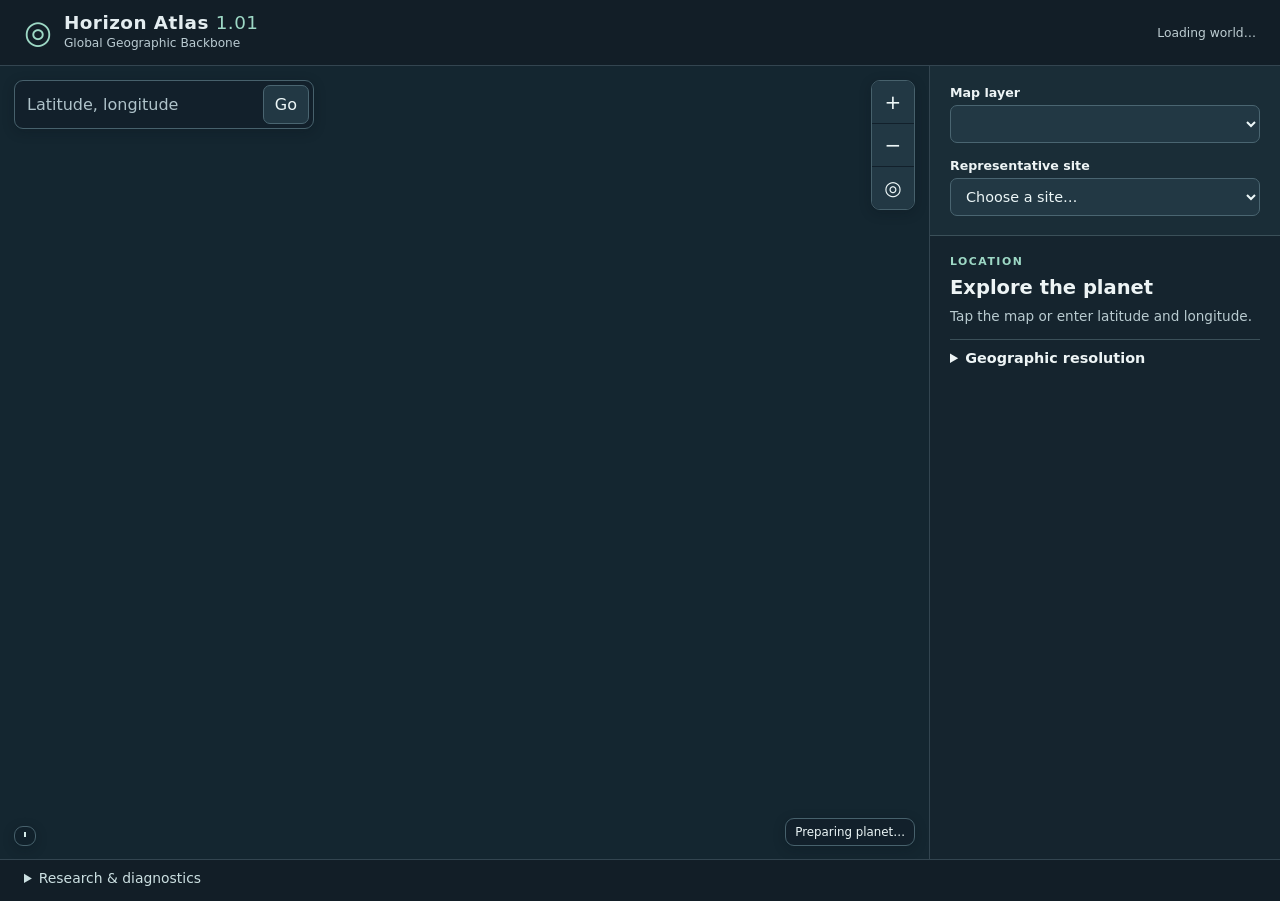
<file: index.html>
<!doctype html>
<html lang="en">
<head>
  <meta charset="utf-8">
  <meta name="viewport" content="width=device-width, initial-scale=1">
  <meta http-equiv="refresh" content="0; url=horizon-atlas-1.02.html">
  <title>Horizon Atlas</title>
</head>
<body>
  <p><a href="horizon-atlas-1.02.html">Open Horizon Atlas 1.02</a></p>
  <p><a href="horizon-atlas-1.01.html">Open Horizon Atlas 1.01</a></p>
</body>
</html>
</file>
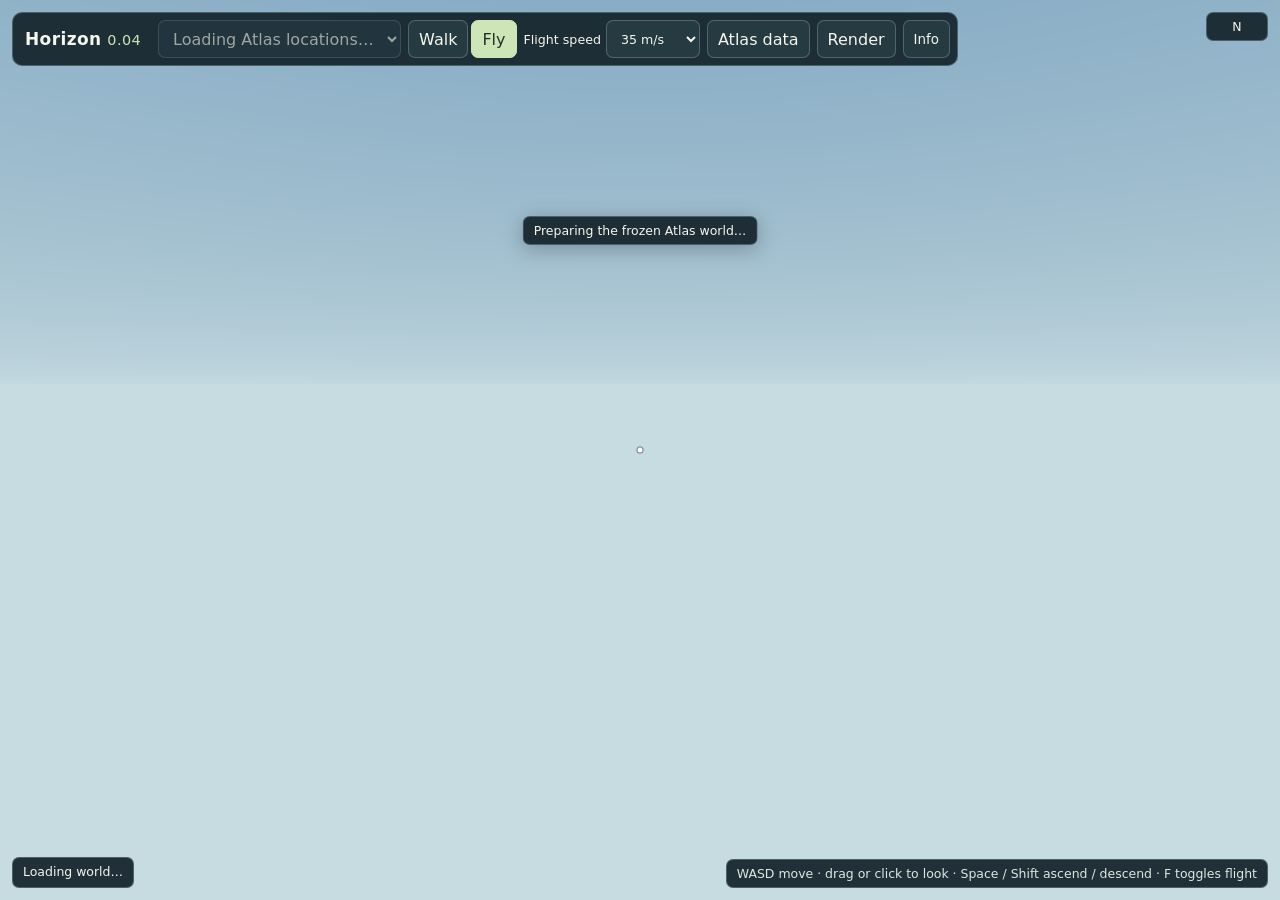
<file: horizon-0.04.html>
<!doctype html>
<html lang="en">
<head>
<meta charset="utf-8">
<meta name="viewport" content="width=device-width, initial-scale=1, viewport-fit=cover">
<title>Horizon 0.04 — Water Integration and Shoreline Reconstruction</title>
<link rel="stylesheet" href="horizon-0.01/explorer.css">
<script defer src="horizon-0.01/vendor/three-r160.1.min.js"></script>
<script defer src="horizon-0.04/world-source.js"></script>
<script defer src="horizon-0.04/stream.js"></script>
<script defer src="horizon-0.04/surface-pattern.js"></script>
<script defer src="horizon-0.04/renderer.js"></script>
<link rel="stylesheet" href="horizon-0.02/diagnostics.css">
<script defer src="horizon-0.02/diagnostics.js"></script>
<link rel="stylesheet" href="horizon-0.04/render-diagnostics.css">
<script defer src="horizon-0.04/render-diagnostics.js"></script>
<script defer src="horizon-0.04/explorer.js"></script>
</head>
<body>
<canvas id="world" tabindex="0" aria-label="3D world view. Use WASD to move and arrow keys to look."></canvas>
<header class="toolbar">
 <div class="brand"><strong>Horizon</strong> <span>0.04</span></div>
 <label class="sr" for="site">Start location</label>
 <select id="site" disabled><option value="">Loading Atlas locations…</option></select>
 <div class="modes" aria-label="Movement mode">
  <button id="walk" aria-pressed="false" title="Walk">Walk</button>
  <button id="flight" aria-pressed="true" title="Fly">Fly</button>
 </div>
 <label class="speed" for="speed">Flight speed
  <select id="speed"><option value="7">7 m/s</option><option value="35" selected>35 m/s</option><option value="120">120 m/s</option><option value="380">380 m/s</option></select>
 </label>
 <button id="site-diagnostics" aria-expanded="false" aria-controls="atlas-diagnostics">Atlas data</button>
 <button id="render-toggle" aria-expanded="false" aria-controls="render-diagnostics">Render</button>
 <details id="info"><summary>Info</summary><p id="environment">Atlas 0.01</p><p id="performance"></p></details>
</header>
<aside id="atlas-diagnostics" hidden aria-labelledby="atlas-diagnostics-title">
 <header><h1 id="atlas-diagnostics-title">Atlas site diagnostics</h1><button id="diagnostics-close" aria-label="Close Atlas diagnostics">Close</button></header>
 <p id="diagnostics-site" role="status"></p>
 <div id="diagnostics-fields"></div>
 <p id="diagnostics-source"></p>
</aside>
<aside id="render-diagnostics" hidden aria-labelledby="render-title">
 <header><h1 id="render-title">Render diagnostics</h1><button id="render-close">Close</button></header>
 <fieldset>
  <legend>Layers</legend>
  <label><input type="checkbox" value="slope"> Terrain slope (blue to orange)</label>
  <label><input type="checkbox" value="chunks"> Chunk edges (white)</label>
  <label><input type="checkbox" value="water"> Water classes, banks and stage errors</label>
  <label><input type="checkbox" value="lod"> LOD transitions (amber)</label>
  <label><input type="checkbox" value="material"> Ground material colors</label>
  <label><input type="checkbox" value="coverage"> Canopy coverage (green)</label>
  <label><input type="checkbox" value="canopy" checked> Distant canopy shading</label>
  <label><input type="checkbox" value="trees" checked> Individual trees</label>
 </fieldset>
 <p id="render-material-key" hidden>Gray rock · blue-gray gravel · gold sand · brown soil · dark-brown litter · olive moss/biocrust · green low vegetation</p>
 <p id="render-water-key" hidden>Green river · blue lake · cyan ocean · turquoise marine inundation · violet tidal influence · white bank · orange stage error ≥1 m. Toggle LOD for amber joins.</p>
 <output id="render-metrics"></output>
 <button id="render-sample">Compare ground below camera</button>
 <output id="render-audit" role="status"></output>
</aside>
<div id="bearing" class="bearing" aria-hidden="true">N</div>
<div class="reticle" aria-hidden="true"></div>
<div class="position"><output id="position">Loading world…</output><span id="resolution"></span></div>
<div id="status" class="status" role="status">Preparing the frozen Atlas world…</div>
<div class="help">WASD move · drag or click to look · Space / Shift ascend / descend · F toggles flight</div>
<div class="touch">
 <div id="stick" class="stick" aria-label="Touch movement control"><i></i></div>
 <div class="altitude"><button id="ascend" aria-label="Ascend">↑</button><button id="descend" aria-label="Descend">↓</button></div>
</div>
<noscript>Horizon requires JavaScript and hardware-accelerated WebGL.</noscript>
</body>
</html>
</file>
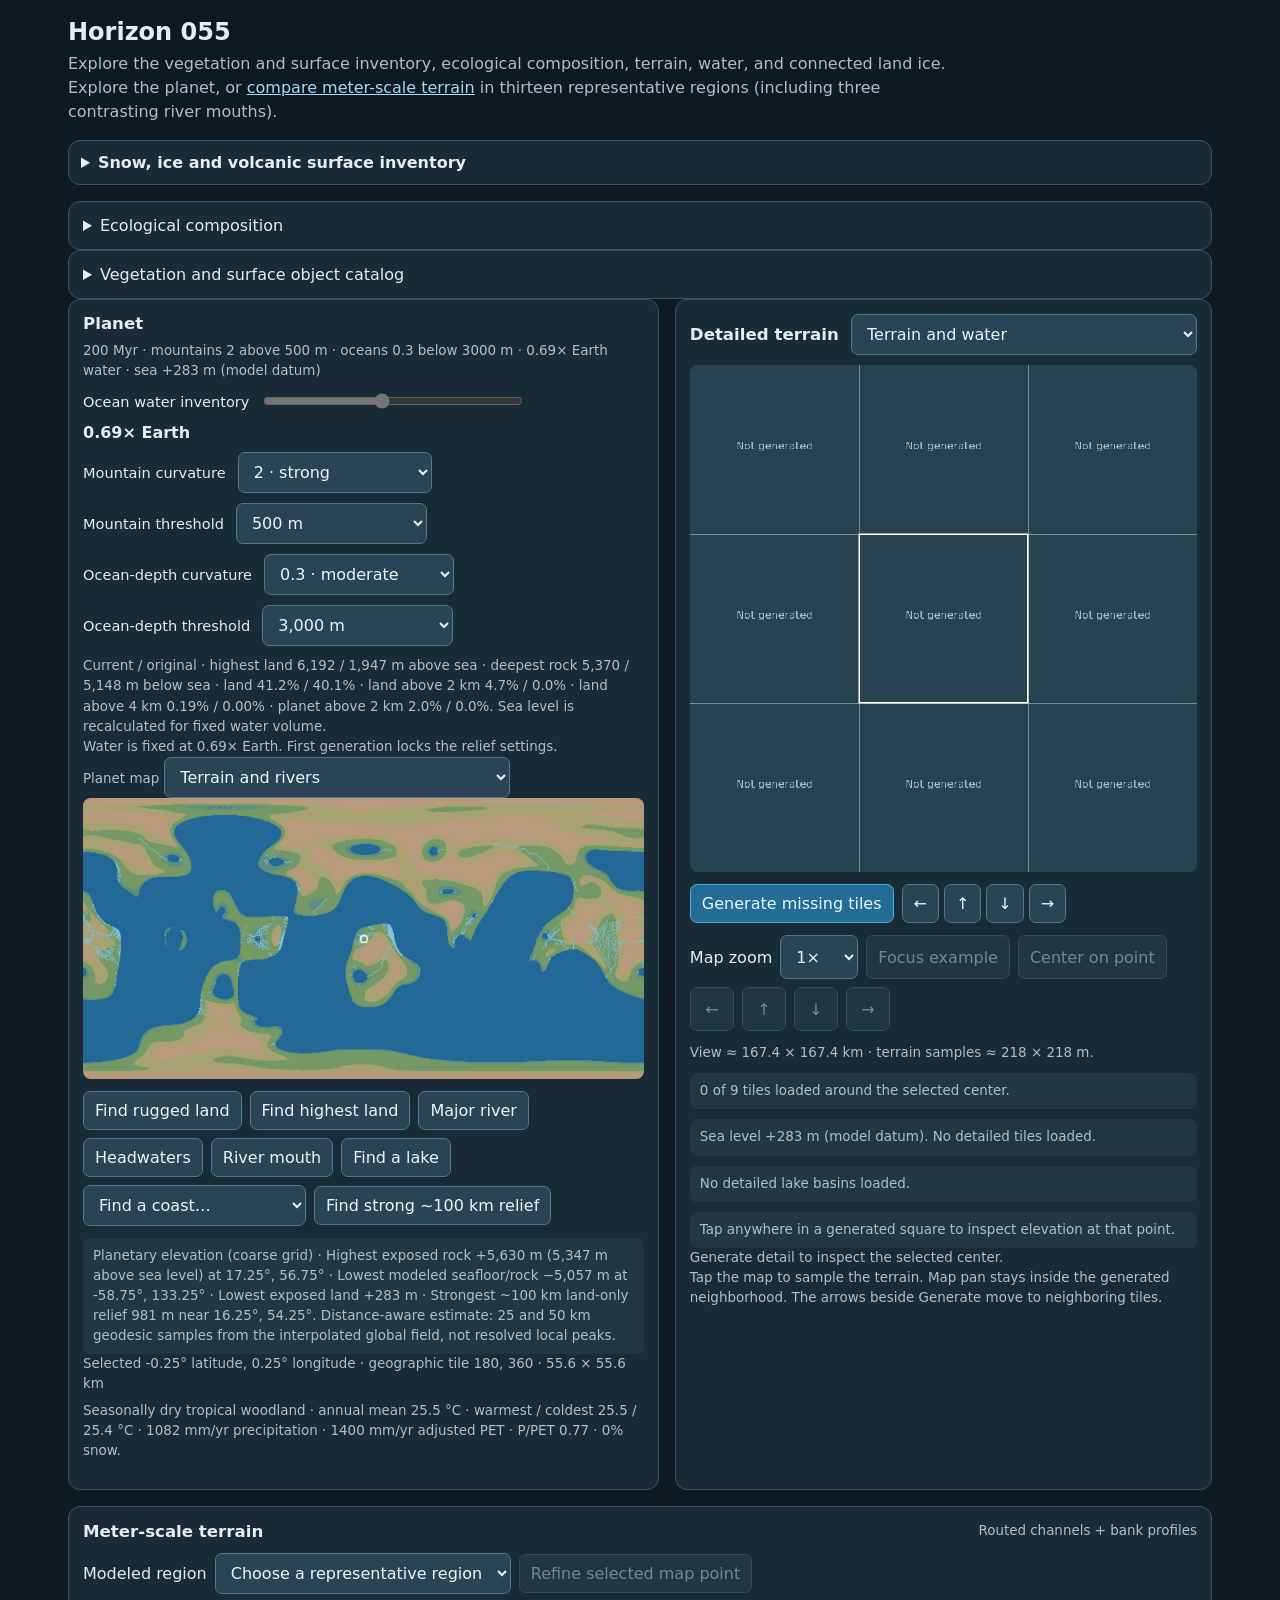
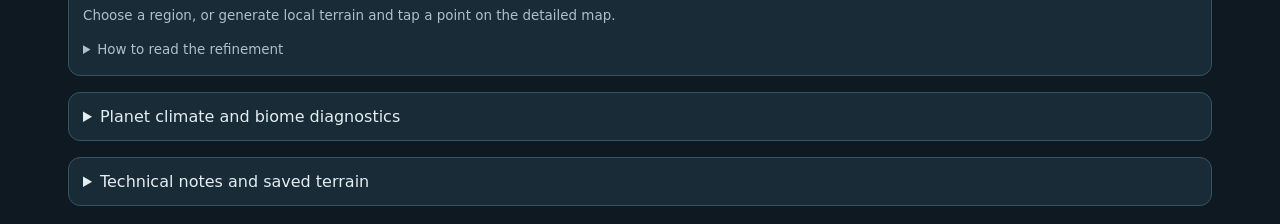
<file: horizon-055.html>
<!doctype html><html lang="en"><head><meta charset="utf-8"><meta name="viewport" content="width=device-width,initial-scale=1"><title>Horizon 055</title><style>
:root{color-scheme:dark;font-family:system-ui,-apple-system,sans-serif;background:#0e1922;color:#e4edf0}*{box-sizing:border-box}body{margin:0}main{max-width:1180px;margin:0 auto;padding:18px}h1{font-size:1.5rem;margin:0 0 6px}p{color:#aebfc7;line-height:1.5;margin:6px 0 14px}canvas{display:block;width:100%;height:auto;image-rendering:auto;border-radius:8px;background:#254457;touch-action:manipulation}.layout{display:grid;grid-template-columns:1.1fr 1fr;gap:16px}.panel{border:1px solid #355467;border-radius:12px;padding:14px;background:#182b37;min-width:0}.head{display:flex;gap:8px;align-items:center;justify-content:space-between;flex-wrap:wrap;margin-bottom:10px}h2{font-size:1.04rem;margin:0}button,select{border:1px solid #56788a;background:#284455;border-radius:7px;padding:9px 11px;color:#ecf6f9;font:inherit;cursor:pointer}button.primary{background:#236c96;border-color:#4ba9dc}button:disabled{opacity:.45;cursor:default}.controls{display:flex;flex-wrap:wrap;gap:8px;align-items:center;margin:12px 0}.small{font-size:.84rem;color:#adc1cc;line-height:1.5}.status{padding:8px 10px;background:#203845;border-radius:7px;margin-top:10px;min-height:36px}.arrows{display:flex;gap:5px;align-items:center}.detailcanvas{image-rendering:pixelated}.intro{max-width:900px;margin-bottom:16px}.setting{display:flex;flex-wrap:wrap;align-items:center;gap:12px;margin:10px 0}.setting input{width:min(260px,50vw);accent-color:#5aafd6}.setting label{font-size:.91rem}.warning{color:#d9cb91}.detailcanvas{image-rendering:pixelated}summary{cursor:pointer}.inspection-controls button,.inspection-controls select{min-height:44px;min-width:44px}#inspection{margin-top:14px}#profile{background:#10232f}#selection:empty{display:none}@media(max-width:850px){.layout{grid-template-columns:1fr}main{padding:12px}}
#climateTables .table-scroll{overflow:auto;margin-bottom:16px}#climateTables table{border-collapse:collapse;width:100%;font-size:.84rem;font-variant-numeric:tabular-nums}#climateTables caption{text-align:left;font-weight:650;margin-bottom:5px}#climateTables th,#climateTables td{padding:5px 8px;border-bottom:1px solid #355467;text-align:right;white-space:nowrap}#climateTables th:first-child{text-align:left}#compare046{color:#a4dafa}#climateLegend{margin:7px 0}
#fine{margin-top:16px}#fine figure{margin:0;min-width:0}#fine figcaption{margin-bottom:6px;font-weight:600}.fine-maps{display:grid;grid-template-columns:repeat(2,minmax(0,1fr));gap:12px;max-width:880px}#fine canvas{image-rendering:pixelated;cursor:crosshair}#fine select{max-width:100%}@media(max-width:520px){.fine-maps{gap:6px}#fine figcaption{font-size:.8rem}}

#surfaceInventory{margin:0 0 16px;padding:12px}
#surfaceInventory summary{cursor:pointer;font-weight:650}
.surface-key{display:inline-flex;align-items:center;gap:.35em;margin:0 .65em .2em 0}
.surface-key i{width:.78em;height:.78em;border-radius:2px}
</style></head><body><main><h1>Horizon 055</h1><p class="intro">Explore the vegetation and surface inventory, ecological composition, terrain, water, and connected land ice. Explore the planet, or <a href="#fine" style="color:#a4dafa">compare meter-scale terrain</a> in thirteen representative regions (including three contrasting river mouths).</p>
<details class="panel" id="surfaceInventory">
<summary>Snow, ice and volcanic surface inventory</summary>
<div class="controls">
<label for="surfaceMonth">Snow month</label><select id="surfaceMonth"><option value="0">January</option><option value="1">February</option><option value="2">March</option><option value="3">April</option><option value="4">May</option><option value="5">June</option><option value="6">July</option><option value="7">August</option><option value="8">September</option><option value="9">October</option><option value="10">November</option><option value="11">December</option></select>
<label for="surfaceSite">Representative site</label>
<select id="surfaceSite"><option value="">Select an inventory site…</option>
<option value="alpine">Alpine snow and ice</option><option value="polar">Polar glacier candidate</option>
<option value="tongue">Glacier ablation tongue</option><option value="cold">Seasonal snow at lower elevation</option><option value="dryMountain">Snow-free mountain</option><option value="volcanic1">Volcanic scenario site 1</option><option value="volcanic2">Volcanic scenario site 2</option><option value="volcanic3">Volcanic scenario site 3</option>
</select></div>
<p class="small" id="surfaceStats" aria-live="polite">Select an inventory map or open this panel to calculate global coverage.</p>
<p class="small">The planet maps sample 0.5° cell centers. Snow and ice areas use 0.25° quadrature with the inherited 0.5° land mask. Scenario source markers locate footprints too small for the planet pixels. Detail totals use the terrain grid and its local water mask.</p>
<p class="small"><strong>Candidate glaciers.</strong> A perennial snow bucket uses monthly climate, relief, slope aspect and potential melt. Accumulation needs ≥5 mm water equivalent at each month end, ≥8 mm annual surplus, firn supply and at least two connected 0.25° samples spanning ≥60 km². Thickness tapers to zero at unsupported cardinal edges. The bed graph routes 56% of remaining annual support to the steepest cardinal downhill neighbor. Loss, upstream area, terrain and temperature limit tongues. Thickness uses a 70 kPa driving-stress scale with a 3.5% slope floor and a 500 m cap. Resolution limits small valley glaciers. This diagnostic estimates neither velocity nor time evolution, and stores no water from the ocean budget.</p>
<p class="small"><strong>Illustrative volcanic scenario.</strong> Mantle forcing helps generate crust enrichment, so the overlap screen provides correlated evidence. The inherited geology has no mapped vents, dated eruptions or exposed volcanic lithologies. The scenario places at most 14 hypothetical sources, ≥360 km apart, where elevated screening overlaps dry land below 68° latitude, at least 280 m above sea datum, and with ≥0.8% local slope. Sites need three contiguous downhill nodes. A synthetic composition index uses 55% crust enrichment and 45% seeded variation, assigning evolved lava above 0.85 and mafic lava elsewhere. Evolved lava starts at a 30 m thickness scale and mafic lava at 18 m. Routes stop at uphill terrain or modeled water, with a 0.65 km step and at most 22 mafic or 12 evolved nodes. Proximal tephra tapers within 2.8 km. Relative age and composition are scenario assignments. Rain and age increase the weathering index. Deposit thickness is a surface field with no bed uplift.</p>
<p class="small"><strong>Ecological constraints.</strong> Persistent snow and ice cover the modeled soil and reduce plant suitability to zero. Simulated lava and tephra cap effective soil and plant suitability by material and weathering. The original soil and sediment ledger remain available beneath these fields. Seasonal snow is a separate monthly condition.</p>
<div class="controls"><label for="surfaceScenario"><input id="surfaceScenario" type="checkbox" checked> Apply scenario deposits to potential habitat</label></div>
<div class="small" id="volcanicSummary"></div>
</details>
<details class="panel"><summary>Ecological composition</summary>
<div class="controls"><label for="ecoSite">Compare environments</label><select id="ecoSite"><option value="">Select a site…</option></select></div>
<p class="small" id="ecoSiteStatus" role="status"></p>
<p class="small">Choose an Ecology layer on either map. Planet estimates use the half-degree grid and climate-derived substrate. Regional estimates add resolved soils, sediment, water access and coastal conditions. Tap a sample for fractions and drivers.</p>
<p class="small">Canopy, shrubs, herbs and moss may overlap vertically. The six ground materials partition exposed ground, including underneath vegetation. Stem density counts modeled trees per hectare. Maturity and disturbance pressure are relative indices inferred from rooting, drought, slope, saturation and exposure. Tree groups are fractions of modeled stems. The model uses inferred soil and grain properties, tidal salinity and relative eruption age. Stand age, species identities and sediment grain sizes are unresolved. The volcanic scenario switch also changes ecology.</p>
</details>
<details class="panel" id="objectCatalogPanel">
<summary>Vegetation and surface object catalog</summary>
<p class="small">Trees, clumps, patches, boulders and fallen logs are allocated from 054’s ecological fields. Open an inventory layer and tap the detailed map to see the objects assigned to a cell. Changing the view preserves the population. Tree crowns are grouped into small, medium and large cohorts, with local dimensions set by stem-weighted 054 height and crown area.</p>
<button type="button" id="objectShow">Show tree inventory</button>
<div style="overflow-x:auto"><table class="small" style="width:100%;text-align:left"><thead><tr><th>Object</th><th>Site requirements</th><th>Dimensions</th><th>Representation</th></tr></thead><tbody id="objectCatalog"></tbody></table></div>
<p class="small" id="objectFieldList"></p>
</details>
<div class="layout"><section class="panel"><div class="head"><h2>Planet</h2><span class="small" id="worldsummary">200 Myr · water setup</span></div><div class="setting"><label for="water">Ocean water inventory</label><input id="water" type="range" min="0.02" max="1.50" step="0.01" value="0.69" disabled><strong id="waterlabel">0.69× Earth</strong></div><div class="setting"><label for="mountainStrength">Mountain curvature</label><select id="mountainStrength"><option value="0">0 · original heights</option><option value="0.5">0.5 · subtle</option><option value="1">1 · moderate</option><option value="2" selected>2 · strong</option><option value="3">3 · extreme</option></select></div><div class="setting"><label for="mountainThreshold">Mountain threshold</label><select id="mountainThreshold"><option value="0">0 m · no threshold</option><option value="0.5" selected>500 m</option><option value="0.8">800 m</option><option value="1">1,000 m</option><option value="1.2">1,200 m</option></select></div><div class="setting"><label for="oceanStrength">Ocean-depth curvature</label><select id="oceanStrength"><option value="0">0 · original depths</option><option value="0.15">0.15 · subtle</option><option value="0.3" selected>0.3 · moderate</option><option value="0.5">0.5 · strong</option><option value="1">1 · extreme</option></select></div><div class="setting"><label for="oceanThreshold">Ocean-depth threshold</label><select id="oceanThreshold"><option value="0">0 m · no threshold</option><option value="1">1,000 m</option><option value="2">2,000 m</option><option value="3" selected>3,000 m</option></select></div><div class="small" id="scenarioSummary">Comparing relief settings…</div><div class="small" id="worldstatus">Water inventory is fixed at 0.69× Earth.</div><label class="small" for="globalLayer">Planet map</label> <select id="globalLayer"><option value="terrain">Terrain and rivers</option><option value="biome">Climate biome overview</option>
<option value="mean">Annual mean temperature</option><option value="warm">Warmest month</option>
<option value="cold">Coldest month</option><option value="rain">Annual precipitation</option>
<option value="pet">Annual adjusted PET</option><option value="ratio">Precipitation / adjusted PET</option>
<option value="snow">Snow share of precipitation</option><option value="growth">Climate-only vegetation factor</option><optgroup label="Surface inventory"><option value="cryosphere">Annual snow and land ice</option><option value="snowMonth">Monthly snow and land ice</option><option value="iceThickness">Candidate ice thickness</option><option value="iceZone">Glacier accumulation and tongues</option><option value="volcanic">Volcanic scenario deposits</option><option value="volcanicScreen">Thermal and enrichment screening</option></optgroup></select>
<div class="small" id="ecoGlobalLegend" hidden></div><div class="small" id="surfaceGlobalLegend" hidden></div><div class="small" id="climateLegend" hidden></div><div class="small" id="globalBiomeLegend" hidden></div><canvas id="global" width="720" height="360" aria-label="Select a location on the global map"></canvas><div class="controls"><button id="rugged">Find rugged land</button><button id="highest">Find highest land</button><button id="river">Major river</button><button id="source">Headwaters</button><button id="mouth">River mouth</button><button id="lake">Find a lake</button><select id="coastExample" aria-label="Find a coastal example"><option value="">Find a coast…</option><option value="1">Rocky shore</option><option value="2">Sandy coast</option><option value="3">Tidal flat</option><option value="4">River mouth sediment</option></select><button id="relief100">Find strong ~100 km relief</button></div><div class="small status" id="globalElevSummary">Calculating global elevations…</div><div class="small" id="picked">Select a point on the map.</div><p class="small" id="ecoGlobalProbe" hidden></p><p id="globalClimatePoint" class="small"></p><p id="surfaceGlobalProbe" class="small" hidden></p><p id="selection" class="small" role="status"></p></section>
<section class="panel"><div class="head"><h2>Detailed terrain</h2><select id="layer" aria-label="Detail map layer"><option value="terrain">Terrain and water</option><option value="coast">Coastal landforms</option><option value="relief">Shaded relief</option><option value="catchment">Channel hierarchy</option><option value="depth">Water depth</option><option value="moisture">Moisture</option><option value="material">Surface materials</option><option value="cover">Vegetation suitability</option><option value="biome">Climate biome</option><option value="habitat">Potential habitat</option><optgroup label="Surface inventory"><option value="cryosphere">Annual snow and land ice</option><option value="snowMonth">Monthly snow and land ice</option><option value="iceThickness">Candidate ice thickness</option><option value="iceZone">Glacier accumulation and tongues</option><option value="volcanic">Volcanic scenario deposits</option><option value="volcanicScreen">Thermal and enrichment screening</option></optgroup></select></div><canvas class="detailcanvas" id="detail" aria-label="Local terrain map" width="768" height="768"></canvas><div class="controls"><button class="primary" id="generate" disabled>Generate 3 × 3 tiles</button><div class="arrows"><button id="west" title="West">←</button><button id="north" title="North">↑</button><button id="south" title="South">↓</button><button id="east" title="East">→</button></div></div><div class="controls inspection-controls">
<label for="zoom">Map zoom</label><select id="zoom"><option value="1">1×</option><option value="3">3×</option><option value="9">9×</option><option value="27">27×</option><option value="81">81×</option></select>
<button id="focus" disabled>Focus example</button><button id="recenter" disabled>Center on point</button>
<button id="panW" aria-label="Pan map west">←</button><button id="panN" aria-label="Pan map north">↑</button><button id="panS" aria-label="Pan map south">↓</button><button id="panE" aria-label="Pan map east">→</button>
</div><p class="small" id="coastLegend" hidden>Gray · rocky shore | Sand · beaches, dunes and plains | Green · tidal flats and salt-marsh terrain (light green within tidal range) | Ochre · verified river-mouth sediment</p><p class="small" id="materialLegend" hidden>Gray · exposed bedrock | Brown · weathered mantle | Ochre · transported sediment. Tap a sample for thickness and composition.</p><div class="small" id="detailBiomeLegend" hidden></div><div class="small" id="ecoDetailLegend" hidden></div><div class="small" id="surfaceDetailLegend" hidden></div><div id="objectLegend" class="small" hidden></div>
<div id="scale" class="small"></div><div id="status" class="small status">No tile generated at this location.</div><div id="elevationSummary" class="small status" aria-live="polite">Generate detail to see elevation ranges in meters.</div><div id="lakeSummary" class="small status" aria-live="polite">Generate terrain to inspect lakes across the nine displayed tiles.</div><div id="elevationProbe" class="small status" aria-live="polite">Tap a generated tile to inspect its exact modeled elevation.</div><p class="small status" id="ecoDetailProbe" hidden></p><p class="small status" id="surfaceDetailProbe" hidden></p><p class="small status" id="biomeProbe" aria-live="polite" hidden></p><section id="objectInspector" hidden>
<h3>Inventory at the selected cell</h3>
<p class="small" id="objectReadout"></p>
<div class="controls"><label for="objectPlotMode">Plot view</label><select id="objectPlotMode"><option value="trees">Tree crowns</option><option value="surface">Understory and surface objects</option></select>
<button type="button" id="objectExport">Download cell inventory as JSON</button></div>
<canvas id="objectPlot" width="420" height="420" style="width:100%;max-width:420px;aspect-ratio:1" aria-label="Plan view of reconstructed inventory objects"></canvas>
</section><p id="sedimentSummary" class="small status" aria-live="polite" hidden></p><section id="inspection" hidden><h2>Water and terrain profile</h2><p class="small" id="diagnostics"></p><canvas id="profile" width="640" height="210" role="img" aria-label="Elevation profile"></canvas><p class="small" id="profileSummary"></p></section><div class="small" id="metrics"></div><div class="small">Tap the map to sample the terrain. Map pan stays inside the generated neighborhood. The arrows beside Generate move to neighboring tiles.</div></section></div>
<section class="panel" id="fine">
<div class="head"><h2>Meter-scale terrain</h2><span class="small">Routed channels + bank profiles</span></div>
<div class="controls">
<label for="fineSite">Modeled region</label><select id="fineSite">
<option value="">Choose a representative region</option>
<option value="0">Humid tropical lowland</option><option value="1">Arid upland</option>
<option value="2">Alpine terrain</option><option value="3">Major river valley</option>
<option value="4">Lake and watershed</option><option value="5">Intertidal ocean coast</option>
<option value="6">High-latitude tundra</option>
 <option value="7">Steep headwaters (routed)</option><option value="8">Moderate river valley (routed)</option><option value="9">Major river mouth (routed)</option><option value="10">Sheltered estuary</option><option value="11">Exposed river mouth</option><option value="12">Sediment-rich coastal mouth</option></select>
<button id="fineHere" disabled>Refine selected map point</button>
</div>
<p class="small" id="fineSiteInfo" role="status">Choose a region, or generate local terrain and tap a point on the detailed map.</p>
<div id="fineView" hidden>
<div class="controls">
<label for="fineStep">Sample spacing</label><select id="fineStep">
<option value="2">2 m</option><option value="4">4 m</option><option value="8" selected>8 m</option><option value="16">16 m</option><option value="32">32 m</option><option value="64">64 m</option>
</select>
<label for="fineLayer">Refined view</label><select id="fineLayer"><option value="terrain">Shaded elevation</option><option value="delta">Elevation change</option><option value="aquatic">Aquatic environments</option></select>
<div class="arrows"><button id="fineW" aria-label="Pan fine view west">←</button><button id="fineN" aria-label="Pan fine view north">↑</button><button id="fineS" aria-label="Pan fine view south">↓</button><button id="fineE" aria-label="Pan fine view east">→</button></div>
<button id="fineHome">Recenter fine view</button>
</div>
<div class="fine-maps">
<figure><figcaption>046 regional surface, interpolated</figcaption><canvas id="fineBase" width="257" height="257" aria-label="Interpolated baseline terrain"></canvas></figure>
<figure><figcaption id="fineCaption">050 coastal river mouths</figcaption><canvas id="fineResult" width="257" height="257" aria-label="Refined terrain"></canvas></figure>
</div>
<p class="small" id="fineScale"></p><p class="small" id="aquaticLegend" hidden>Colors: tan land · cyan freshwater river · turquoise tidal river · green-blue estuarine channel · ochre depositional estuary · dark blue coastal ocean · medium blue lake. These are process zones, not sharp salinity boundaries.</p>
<p class="small status" id="fineProbe" aria-live="polite"></p>
</div>
<details><summary class="small">How to read the refinement</summary><p class="small">Rivers use continuous centerlines derived from the inherited routed river segments, with discharge-dependent widths, stage and a bounded bank/terrace profile; standing water boundaries otherwise use inherited wetness contours. This is a geometric approximation, not a rerun of lake and river routing. Dry slopes develop small aligned erosion hollows, rock-controlled roughness and gentle sediment mounds. Refinement is pinned to inherited terrain vertices and is deterministic across fine chunks. Features with no inherited water connection are not invented. Routed reach geometry remains coarse (approx. kilometer-scale). River centerline smoothing and local bank cross sections are plausible interpolants, not measured channel migration, sediment flux, or full fluid hydraulics. Unmapped minor waterways retain approximate water contours; lake shorelines and tidal zones are still coarse. No groundwater, glacial erosion, migrating dunes or dynamic geomorphic evolution are added.</p></details>
</section>
<details class="panel" id="planetAudit" style="margin-top:16px"><summary>Planet climate and biome diagnostics</summary>
<p class="small">Area weighting uses spherical 0.5° routing cells. Climate comes from the 1° grid with the inherited elevation correction for temperature and adjusted PET. Precipitation and snowfall retain the coarse-grid climate. Land excludes globally inundated cells. P/PET and snow percentages are averages of cell ratios weighted by area. Comparison groups can differ in latitude, elevation and geography. Local lakes, coasts, soils and habitats are resolved only in generated tiles.</p>
<div class="controls"><button id="climateExport">Export diagnostic tables (CSV)</button><a id="compare046" target="_blank" rel="noopener" href="horizon-046.html">Open Horizon 046 for comparison ↗</a></div>
<p class="small" id="auditScenario"></p>
<div id="climateTables"></div>
<p class="small">The climate-only vegetation factor uses rainfall-derived wetness and annual temperature from the detail suitability formula. It omits substrate, channels, lakes and tidal effects. A low factor marks a climatic constraint. High values can still coincide with thin or absent soil locally. Soil and vegetation flags apply to selected generated samples. PET and snowfall are parameterized proxies. The model has no ocean currents, coupled atmospheric circulation, glacier dynamics, measured soils or vegetation succession. The tables test the behavior of this modeled planet.</p>
</details>
<details class="panel" style="margin-top:16px"><summary>Technical notes and saved terrain</summary><p class="small">This experiment retains Horizon 030's underlying geological elevation field. Each rock elevation is compared with the original calculated sea level. Above this level, only elevation beyond the mountain threshold is amplified quadratically; below it, only depth beyond the ocean threshold is amplified. Each side has its own curvature strength. The modified surface is used to recalculate sea level from the selected water inventory, then climate and global drainage. This is a deliberately artificial landform exaggeration, not simulated tectonic uplift or trench subduction; it cannot create missing ridges and valleys. Ocean volume is conserved, but coastline and land coverage may change.</p><p class="small">The global elevation summary uses the interpolated 0.5° routing grid; it cannot find individual mountain summits or resolve 100 km landforms at high fidelity. The strongest-relief diagnostic samples land elevation at 25 and 50 km geodesic distances in twelve compass directions, avoiding latitude distortion. It is still a coarse-grid estimate, not a measured local mountain range.</p><p class="small">The global 0.5° routing graph supplies shared boundary stages and mean flows. Geographic tiles use terrain-weighted routing and discharge-dependent channel cross sections. Small channels become visible in Channel hierarchy. The polar caps use a separate 50 km grid with terrain and environmental fields. Polar channel refinement is pending. Land below sea datum retains the 037 inundation rule. Horizon 040 lake footprints, beds and annual stages carry forward. The annual budget uses land runoff, liquid rainfall on the lake, potential evaporation and 120 mm/year seepage. Monthly net input uses the annual footprint and precedes overflow. It estimates neither changing stage nor seasonal release. Sampled shorelines can leave an annual residual. Spill-capable lakes release water only where a cardinal outlet reaches a lower routed channel or resolved coastal water. Outlet search allows a 0.5 m notch at the shore and at most 5 m of stage incision at a channel join. The solver covers tile-interior basins. Detailed discharge removes intercepted runoff and returns verified overflow once. Shared gates still use coarse-world stages and flows. Lake corrections end at the local tile and do not change neighboring inflows or the planetary graph. The sediment inventory uses the inherited geometric cuts as one-time sources. It traces downhill samples within a tile into identified lake catchments or displayed channels. Lakes trap delivered material up to the modeled bed capacity. Excess stays unplaced in the lake tally. Lake outlets carry water only. Sediment can leave a tile at a routed shared land gate or a verified marine mouth. The next tile receives no sediment imports. Material without a supported route or deposit site stays in the unplaced tally. Deposit thickness uses 35% pore space and fits within the inherited terrain envelope. Soil is part of the weathered mantle. The rock enrichment and sand/gravel versus silt/clay fractions are broad composition proxies. The ledger covers a single generation pass with no time interval. Shallow beds and low banks use fixed settling fractions and thickness caps. Grain fractions track the source mixture. Inherited bank and coastal grading is reported separately from routed sediment. The probe shows the local weathered mantle.</p><p class="small">Coastal terrain uses nearby slopes, a composition-based rock-strength proxy, eight sampled wave-fetch directions out to 96 km, and rainfall and relief as an erosion proxy. Sheltered shores use a synthetic tidal half-range of 0.8–2.6 m. The tide proxy limits where intertidal terrain is indicated. Land and seabed are regraded near sea level while preserving wet and dry footprints. The inherited river-mouth landform proxy follows the channel direction and tapers within 4.5 km. Routed deposits in this version are limited to the verified mouth sample. The coastal pass keeps the global sea datum and annual lake and river budgets. Fine shoreline smoothing uses a local sample-weighted contour and changes only the display-level geometry; it does not update sea-volume or sediment budgets. Its local seabed adjustments are outside the global water inventory calculation. The grid resolves broad beach and dune terrain and potential marsh substrate. Individual dunes, marsh vegetation, surge, alongshore transport, tidal circulation and estuary mixing are unresolved.</p><p class="small">Horizon 046 uses the sea-level temperature gradient and seasonal cycle introduced in 045 for an Earth-like climate. Ocean influence weakens with distance inland on the 1° climate grid. Elevation cools land by 6.2 °C/km. Monthly temperatures feed evaporation demand, atmospheric moisture capacity, rain and snow partitioning, runoff and the biome estimates. This model approximates maritime moderation and has no ocean-current heat transport.</p><p class="small">Climate biomes estimate potential vegetation from monthly temperature, precipitation, snow and evaporation demand. The planet overview uses coarse climate and elevation. Detail adjusts temperature for local altitude and maps habitat overrides from the final land surface, coast, substrate and inland water. Riparian wetness and low height above nearby water are proxies for a shallow water table. The classification has no groundwater, glacier, plant population or succession simulation. Local habitat detail is limited by grid spacing and the extent of the terrain and hydrology models.</p><div class="controls"><button id="clear">Reset experiment and delete saved tiles</button><span class="small" id="storage"></span></div></details>
</main><script>"use strict";
// 1. A fixed spherical grid. Geological quantities are stored per cell.
const R=6371000, W=180, H=90, N=W*H, SEED=271828;
const CELL_D_LON=2*Math.PI/W, CELL_D_LAT=Math.PI/H;
const DT_YEARS=500000, DT_MYR=0.5, STEPS=400, SNAP_INTERVAL=10;
const THERMAL_DIFFUSIVITY=1e-6; // m²/s, representative solid silicate
const SEC_PER_YEAR=365.25*86400;
const MANTLE_DENSITY=3300, CRUST_DENSITY=2900;
const INITIAL_CRUST_M=30000, INITIAL_SHELL_AGE_YEARS=100000;
const MAX_BASAL_SPEED_M_PER_YEAR=0.025; // 2.5 cm/year
const idx=(row,col)=>row*W+((col%W)+W)%W;
const latitude=row=>Math.PI/2-(row+0.5)*CELL_D_LAT;
const clamp=(x,lo,hi)=>Math.max(lo,Math.min(hi,x));
const smooth=t=>{t=clamp(t,0,1);return t*t*(3-2*t)};
function hash(x,y,z){let n=Math.imul(x,374761393)+Math.imul(y,668265263)+Math.imul(z,1442695041)+SEED;n=Math.imul(n^(n>>>13),1274126177);return ((n^(n>>>16))>>>0)/4294967295;}
function noise(x,y,z){const a=Math.floor(x),b=Math.floor(y),c=Math.floor(z),fx=smooth(x-a),fy=smooth(y-b),fz=smooth(z-c);let n=0;for(let k=0;k<2;k++)for(let j=0;j<2;j++)for(let i=0;i<2;i++)n+=hash(a+i,b+j,c+k)*(i?fx:1-fx)*(j?fy:1-fy)*(k?fz:1-fz);return n*2-1;}
function position(lat,lon){return [Math.cos(lat)*Math.cos(lon),Math.cos(lat)*Math.sin(lon),Math.sin(lat)];}
// 2. A broad, prescribed mantle thermal pattern, with no pixel-by-pixel noise.
const mantleField=new Float64Array(N), area=new Float64Array(N), crust0=new Float64Array(N);
let initialVolume=0;
for(let row=0;row<H;row++){
  const north=Math.PI/2-row*CELL_D_LAT,south=north-CELL_D_LAT;
  const cellArea=R*R*CELL_D_LON*(Math.sin(north)-Math.sin(south));
  for(let col=0;col<W;col++){
    const i=idx(row,col), lon=-Math.PI+(col+.5)*CELL_D_LON;
    const [x,y,z]=position(latitude(row),lon);
    mantleField[i]=0.75*noise(x*2.1+4,y*2.1-3,z*2.1)+0.3*noise(x*3.6,y*3.6,z*3.6+7);
    area[i]=cellArea;crust0[i]=INITIAL_CRUST_M; initialVolume+=INITIAL_CRUST_M*cellArea;
  }
}
// 3. Move crust across shared edges. Every loss is an equal gain elsewhere.
function moveMaterial(thickness, damaged, elapsedMyr){
  const mobility=Math.exp(-Math.max(0,shellThicknessKm(elapsedMyr)-12)/20);
  const delta=new Float64Array(N), outgoing=new Float64Array(N);
  const transfers=[];
  function edge(a,b,distance,edgeLength){
    const difference=mantleField[a]-mantleField[b];
    // Basal forcing moves material toward cooler mantle regions. Thickened crust
    // spreads outward under its own weight, opposing unlimited pile-up.
    const basal=MAX_BASAL_SPEED_M_PER_YEAR*clamp(difference/0.18,-1,1);
    const gravitationalRelaxation=0.065*(thickness[a]-thickness[b])/INITIAL_CRUST_M;
    const velocity=clamp((basal+gravitationalRelaxation)*mobility,-0.05,0.05);
    const source=velocity>=0?a:b, dest=velocity>=0?b:a;
    // Transport volume in cubic meters. Limiting is handled after all edges
    // have been evaluated, so a cell cannot be overdrawn by multiple edges.
    const volume=Math.abs(velocity)*DT_YEARS*edgeLength*thickness[source];
    transfers.push([source,dest,volume]);outgoing[source]+=volume;
  }
  for(let row=0;row<H;row++){
    const lat=latitude(row), lonFace=R*CELL_D_LAT;
    for(let col=0;col<W;col++){
      const a=idx(row,col),east=idx(row,col+1);
      edge(a,east,Math.max(1000,R*Math.cos(lat)*CELL_D_LON),lonFace);
      if(row+1<H){
        const b=idx(row+1,col),latBoundary=Math.PI/2-(row+1)*CELL_D_LAT;
        edge(a,b,R*CELL_D_LAT,R*Math.max(0,Math.cos(latBoundary))*CELL_D_LON);
      }
    }
  }
  // Retain at least 5 km of crust under this simple non-subducting model.
  // Flux is rescaled per source, preserving equal-and-opposite transfers.
  const scale=new Float64Array(N);
  for(let i=0;i<N;i++){
    const available=Math.max(0,(thickness[i]-5000)*area[i]);
    scale[i]=outgoing[i]>0?Math.min(1,available/outgoing[i]):1;
  }
  for(const [source,dest,requested] of transfers){
    const volume=requested*scale[source];
    delta[source]-=volume;delta[dest]+=volume;
  }
  const next=new Float64Array(N),weak=new Float64Array(N);
  for(let i=0;i<N;i++){
    next[i]=thickness[i]+delta[i]/area[i];
    // Only net shortening (thickening), not all incoming material,
    // contributes to this persistent deformation indicator.
    const shortening=Math.max(0,delta[i]/area[i]/Math.max(1,thickness[i]));
    const stress=smooth((shortening-0.001)/0.012);
    weak[i]=clamp(damaged[i]*0.9985+stress*0.018,0,1);
  }
  return {thickness:next,damage:weak};
}

function shellThicknessKm(myr){
  const totalYears=INITIAL_SHELL_AGE_YEARS+myr*1e6;
  return 2*Math.sqrt(THERMAL_DIFFUSIVITY*totalYears*SEC_PER_YEAR)/1000;
}
// 4. Two copies share the SAME Horizon 009 thickness evolution.
//    B alone evolves a scalar fraction of more buoyant crustal material.
const ENRICHED_DENSITY=2700, PRIMARY_DENSITY=CRUST_DENSITY;
const PROCESS_RATE_PER_MYR=0.010; // illustrative, NOT an independently derived melt-production rate
function updateComposition(oldFraction, thickness){
  const next=new Float64Array(N);
  for(let i=0;i<N;i++){
    const thermalOpportunity=smooth((mantleField[i]+0.12)/0.40);
    const thickeningOpportunity=smooth((thickness[i]-32000)/10000);
    const processing=0.85*thermalOpportunity+0.15*thickeningOpportunity;
    // First-order processing, slowing as local source material is exhausted.
    next[i]=clamp(oldFraction[i]+PROCESS_RATE_PER_MYR*DT_MYR*processing*(1-oldFraction[i]),0,1);
  }
  return next;
}
const A=[], B=[];
let thick=crust0.slice(),damage=new Float64Array(N),fraction=new Float64Array(N);
for(let step=0;step<=STEPS;step++){
  if(step%SNAP_INTERVAL===0){
    const time=step*DT_MYR;
    A.push({time,thickness:thick.slice()});
    B.push({time,thickness:thick.slice(),fraction:fraction.slice()});
  }
  if(step<STEPS){
    ({thickness:thick,damage}=moveMaterial(thick,damage,(step+1)*DT_MYR));
    fraction=updateComposition(fraction,thick);
  }
}


const $=id=>document.getElementById(id);
const EARTH_OCEAN_KM3=1.332e9;
const PLANET_AREA_KM2=4*Math.PI*(R/1000)**2;
const MAX_INVENTORY=1.5;

const waterArea=Array.from(area,a=>a/1e6);
let cacheAge=-1, cache=null;
function density(f){return PRIMARY_DENSITY+(ENRICHED_DENSITY-PRIMARY_DENSITY)*f;}
function elevationKm(t,f){return (t*(MANTLE_DENSITY-density(f))-INITIAL_CRUST_M*(MANTLE_DENSITY-PRIMARY_DENSITY))/(MANTLE_DENSITY*1000);}
function geomAt(time){
  if(cacheAge===time)return cache;
  const world=B[time/5], elev=new Float64Array(N);
  let min=Infinity,max=-Infinity;
  const pairs=new Array(N);
  for(let i=0;i<N;i++){
    const z=elevationKm(world.thickness[i],world.fraction[i]);
    elev[i]=z;min=Math.min(min,z);max=Math.max(max,z);
    pairs[i]=[z,waterArea[i]];
  }
  pairs.sort((a,b)=>a[0]-b[0]);
  const heights=new Float64Array(N),prefixArea=new Float64Array(N+1),prefixZArea=new Float64Array(N+1);
  for(let i=0;i<N;i++){
    const [z,a]=pairs[i]; heights[i]=z;
    prefixArea[i+1]=prefixArea[i]+a;prefixZArea[i+1]=prefixZArea[i]+a*z;
  }
  cacheAge=time;cache={world,elev,min,max,heights,prefixArea,prefixZArea};
  return cache;
}
function belowCount(g,h){
  let lo=0,hi=N;
  while(lo<hi){const mid=(lo+hi)>>1;if(g.heights[mid]<h)lo=mid+1;else hi=mid;}
  return lo;
}
function waterVolume(g,h){const n=belowCount(g,h);return Math.max(0,h*g.prefixArea[n]-g.prefixZArea[n]);}
function levelFromWater(g,volKm3){
  if(volKm3<=0)return g.min;
  let lo=g.min,hi=g.max+volKm3/PLANET_AREA_KM2+1;
  for(let k=0;k<43;k++){
    const mid=(lo+hi)/2;
    if(waterVolume(g,mid)<volKm3)lo=mid;else hi=mid;
  }
  return (lo+hi)/2;
}
// Longitude wraps, and the polar rows connect across the pole at reversed longitude.
function connectedWater(elev,level){
  const wet=new Uint8Array(N),owner=new Int32Array(N),queue=new Int32Array(N);
  owner.fill(-1);
  for(let i=0;i<N;i++)wet[i]=elev[i]<level?1:0;
  const components=[];
  for(let start=0;start<N;start++){
    if(!wet[start]||owner[start]!==-1)continue;
    const cid=components.length;let head=0,tail=1,a=0;
    queue[0]=start;owner[start]=cid;
    while(head<tail){
      const i=queue[head++],row=Math.floor(i/W),col=i%W;
      a+=waterArea[i];
      const neighbors=[idx(row,col-1),idx(row,col+1),
        row>0?idx(row-1,col):idx(0,col+W/2),
        row<H-1?idx(row+1,col):idx(H-1,col+W/2)];
      for(const j of neighbors){if(wet[j]&&owner[j]===-1){owner[j]=cid;queue[tail++]=j;}}
    }
    components.push(a);
  }
  let main=-1,largest=0;
  components.forEach((a,i)=>{if(a>largest){largest=a;main=i;}});
  const ocean=new Uint8Array(N),inland=new Uint8Array(N);
  let oceanArea=0,inlandArea=0,landArea=0,waterVolumeCheck=0;
  for(let i=0;i<N;i++){
    if(wet[i]){
      waterVolumeCheck+=waterArea[i]*(level-elev[i]);
      if(owner[i]===main){ocean[i]=1;oceanArea+=waterArea[i];}
      else {inland[i]=1;inlandArea+=waterArea[i];}
    } else landArea+=waterArea[i];
  }
  return {ocean,inland,wet,oceanArea,inlandArea,landArea,waterVolumeCheck,basins:components.length-(main>=0?1:0)};
}

const REGION_X_KM=240,REGION_Y_KM=160, RW=256,RH=172, RN=RW*RH;
const localIndex=(r,c)=>r*RW+c;
// The geological grid has no actual pole vertex. Its first/last latitude
// rings otherwise create different heights at the *same physical pole*
// depending on longitude. A smooth, longitude-independent polar limit
// removes that coordinate singularity without changing any source cells.
const poleRingMeans=new WeakMap();
function poleMean(field,north){
 let pair=poleRingMeans.get(field);
 if(!pair){
  let n=0,s=0;
  for(let c=0;c<W;c++){n+=field[idx(0,c)];s+=field[idx(H-1,c)];}
  pair=[n/W,s/W];poleRingMeans.set(field,pair);
 }
 return pair[north?0:1];
}
function localSample(field,lat,lon){
  // Bilinear sampling over cell centers on the spherical grid.
  const gx=((lon+Math.PI)/(2*Math.PI)*W-.5+W)%W;
  const gy=clamp((Math.PI/2-lat)/Math.PI*H-.5,0,H-1.00001);
  const x0=Math.floor(gx),y0=Math.floor(gy),u=gx-x0,v=gy-y0;
  const x1=(x0+1)%W,y1=Math.min(H-1,y0+1);
  const a=field[idx(y0,x0)],b=field[idx(y0,x1)];
  const c=field[idx(y1,x0)],d=field[idx(y1,x1)];
  const ordinary=(a*(1-u)+b*u)*(1-v)+(c*(1-u)+d*u)*v;
  // Within 6 degrees of either pole, the unresolved longitudinal structure
  // gradually converges to a single pole height. This is interpolation,
  // not new mountains or erosion. smooth() has zero endpoint slope.
  const polarLatitude=Math.abs(lat)*180/Math.PI;
  if(polarLatitude<=84)return ordinary;
  const blend=smooth((polarLatitude-84)/6);
  return ordinary*(1-blend)+poleMean(field,lat>=0)*blend;
}
function seededTerrainDetail(lat,lon){
  // Fine-scale initial variability is a small perturbation, not the source
  // of the continents, basins, or overall relief.
  const [x,y,z]=position(lat,lon);
  return 0.09*noise(x*360+6,y*360,z*360)+0.028*noise(x*1050,y*1050+13,z*1050);
}

function variantGeometry(time){
  const original=geomAt(time), frac=original.world.fraction, baselineT=original.world.thickness;
  const maturity=smooth(time/150);
  const elev=new Float64Array(N), thickness=new Float64Array(N), densityB=new Float64Array(N);
  let min=Infinity,max=-Infinity;
  const pairs=new Array(N);
  for(let i=0;i<N;i++){
    const f=frac[i];
    const targetT=7000+28000*f;
    const t=baselineT[i]+maturity*(targetT-INITIAL_CRUST_M);
    const rho=density(f)+maturity*((3000-300*f)-density(f));
    const buoyancy=t*(MANTLE_DENSITY-rho)-INITIAL_CRUST_M*(MANTLE_DENSITY-PRIMARY_DENSITY);
    // Airy-type estimate with a reduced restoring density for submerged columns.
    const z=buoyancy/(buoyancy>=0?MANTLE_DENSITY:(MANTLE_DENSITY-1000))/1000;
    thickness[i]=t;densityB[i]=rho;elev[i]=z;
    min=Math.min(min,z);max=Math.max(max,z);pairs[i]=[z,waterArea[i]];
  }
  pairs.sort((a,b)=>a[0]-b[0]);
  const heights=new Float64Array(N),prefixArea=new Float64Array(N+1),prefixZArea=new Float64Array(N+1);
  for(let i=0;i<N;i++){
    heights[i]=pairs[i][0];prefixArea[i+1]=prefixArea[i]+pairs[i][1];
    prefixZArea[i+1]=prefixZArea[i]+pairs[i][0]*pairs[i][1];
  }
  return {world:original.world,elev,min,max,heights,prefixArea,prefixZArea,thickness,densityB};
}

const CW=360, CH=180, CN=CW*CH;
const MONTHS=['January','February','March','April','May','June','July','August','September','October','November','December'];
const cindex=(row,col)=>row*CW+((col%CW)+CW)%CW;

let climateCache=null;
function latAt(row){return 90-(row+.5)*180/CH;}
const CLIMATE_LAPSE=6.2; // degrees Celsius per kilometer above sea level

function distanceToOcean(marine){
  const distance=Float32Array.from(marine,ocean=>ocean?0:Infinity);
  const rowKm=Math.PI*R/(1000*CH), equatorKm=2*Math.PI*R/(1000*CW);
  const columnKm=Array.from({length:CH},(_,r)=>equatorKm*Math.cos(latAt(r)*Math.PI/180));
  // Alternating chamfer passes approximate nearest ocean on the wrapped grid.
  for(const step of [1,-1,1,-1]){
    const first=step===1?0:CH-1, firstColumn=step===1?0:CW-1;
    for(let j=0;j<CH;j++){
      const r=first+j*step, previous=r-step, hasPrevious=j>0;
      const diagonal=hasPrevious?Math.hypot(rowKm,(columnKm[r]+columnKm[previous])/2):0;
      for(let k=0;k<CW;k++){
        const c=firstColumn+k*step,i=cindex(r,c);
        if(marine[i])continue;
        let next=Math.min(distance[i],distance[cindex(r,c-step)]+columnKm[r]);
        if(hasPrevious)next=Math.min(next,distance[cindex(previous,c)]+rowKm,
          distance[cindex(previous,c-1)]+diagonal,distance[cindex(previous,c+1)]+diagonal);
        distance[i]=next;
      }
    }
  }
  return distance;
}

function temperatureProfile(lat,maritime,aboveSea){
  const sine=Math.sin(lat*Math.PI/180), latitude=Math.abs(sine);
  // Maritime air has a smaller annual swing and milder high-latitude winters.
  // These smooth, Earth-like reference curves represent sea-level monthly means.
  const inlandMean=27-50*latitude**2.75, marineMean=27-32*latitude**2.2;
  const inlandAmplitude=25*latitude**1.3, marineAmplitude=9.5*latitude;
  return {
    mean:mix(inlandMean,marineMean,maritime)-CLIMATE_LAPSE*aboveSea,
    amplitude:Math.sign(sine)*mix(inlandAmplitude,marineAmplitude,maritime)
  };
}

function climateAt(g,waterLevel){
  const elev=new Float32Array(CN),marine=new Uint8Array(CN),meanTemp=new Float32Array(CN);
  for(let r=0;r<CH;r++)for(let c=0;c<CW;c++){
    const i=cindex(r,c),lat=(90-(r+.5))*Math.PI/180,lon=(-180+c+.5)*Math.PI/180;
    elev[i]=localSample(g.elev,lat,lon);
    marine[i]=elev[i]<waterLevel?1:0;
  }
  const oceanDistance=distanceToOcean(marine);
  const thermalMean=new Float32Array(CN), thermalAmplitude=new Float32Array(CN);
  for(let r=0;r<CH;r++)for(let c=0;c<CW;c++){
    const i=cindex(r,c), maritime=Math.exp(-oceanDistance[i]/430);
    const profile=temperatureProfile(latAt(r),maritime,Math.max(0,elev[i]-waterLevel));
    thermalMean[i]=profile.mean;
    thermalAmplitude[i]=profile.amplitude;
  }
  const months=Array.from({length:12},()=>({temp:new Float32Array(CN),rain:new Float32Array(CN),rainLiquid:new Float32Array(CN),pet:new Float32Array(CN),snow:new Float32Array(CN)}));
  const annual=new Float32Array(CN), snowYear=new Float32Array(CN);
  // Three zonal circuits per latitude/month let an upwind moisture supply traverse
  // the map seam while adjusting to the terrain. No arbitrary geography masks.
  for(let m=0;m<12;m++){
    const out=months[m];
    const season=Math.cos(2*Math.PI*(m-6)/12);
    const itcz=9*season; // seasonal displacement of the tropical rain belt, degrees
    for(let r=0;r<CH;r++){
      const lat=latAt(r),absLat=Math.abs(lat),latRad=lat*Math.PI/180;
      const westward=absLat<30 || absLat>65;
      // Trade winds predominantly blow westward; mid-latitude westerlies eastward.
      const step=westward?-1:1;
      const initial=step===1?0:CW-1;
      const tropic=Math.exp(-Math.pow((lat-itcz)/17,2));
      // Storm tracks migrate poleward in local summer, equatorward in winter.
      // A modest winter enhancement represents stronger extratropical disturbances.
      const localSeason=season*Math.tanh(lat/18);
      const stormCenter=53+7*localSeason;
      const storm=Math.exp(-Math.pow((absLat-stormCenter)/14,2));
      const stormStrength=1-0.24*localSeason;
      const rainFactor=0.11+0.82*tropic+0.56*storm*stormStrength;
      let vapor=0.66;
      // Only the last circuit is recorded; earlier laps establish periodic moisture.
      for(let pass=0;pass<3;pass++)for(let k=0;k<CW;k++){
        const c=(initial+step*k+CW)%CW,i=cindex(r,c);
        const prev=cindex(r,c-step),z=elev[i];
        const uphill=Math.max(0,z-elev[prev]);
        const downhill=Math.max(0,elev[prev]-z);
        const ocean=marine[i]===1;
        const localTemp=thermalMean[i]+thermalAmplitude[i]*season;
        const pet=Math.max(0,(16+3.3*Math.max(0,localTemp+5))*(0.68+0.32*Math.cos(latRad)));
        // Colder air supports less atmospheric water vapor. This smooth relative
        // capacity is an intentionally coarse approximation, not a humidity solver.
        const moistureCapacity=clamp(Math.exp((localTemp-15)/28),0.10,1.35);
        // Oceans resupply vapor; inland moisture supply weakens in cold seasons.
        if(ocean)vapor=Math.min(1.22,vapor*.82+0.28*moistureCapacity);
        else vapor=Math.max(vapor,(0.12+0.20*tropic+0.035*storm)*moistureCapacity);
        const uplift=clamp(uphill/1.25,0,1.8);
        const rain=Math.max(0,Math.min(430,
           vapor*(24+208*rainFactor+145*uplift)*(0.52+0.48*moistureCapacity)*(ocean?.82:1)
           * (1-0.30*clamp(downhill/2,0,1))));
        if(!ocean)vapor=Math.max(.045,vapor-rain/650);
        if(pass===2){
          out.temp[i]=localTemp;out.rain[i]=rain;out.pet[i]=pet;
          const snowFrac=clamp((2-localTemp)/5,0,1);
          out.snow[i]=rain*snowFrac;
          out.rainLiquid[i]=rain-out.snow[i];
          annual[i]+=rain;snowYear[i]+=out.snow[i];
          meanTemp[i]+=localTemp/12;
        }
      }
    }
  }
  return {elev,marine,months,annual,snowYear,meanTemp,waterLevel,oceanDistance};
}

const HW=720,HH=360,HN=HW*HH, HDEG=360/HW;
const hidx=(r,c)=>r*HW+((c%HW)+HW)%HW;
const hlat=r=>90-(r+.5)*180/HH;
const hlon=c=>-180+(c+.5)*360/HW;
const hydroArea=new Float64Array(HN);
for(let r=0;r<HH;r++){
  const top=(90-r*180/HH)*Math.PI/180,bot=(90-(r+1)*180/HH)*Math.PI/180;
  const a=(R/1000)**2*(2*Math.PI/HW)*(Math.sin(top)-Math.sin(bot));
  for(let c=0;c<HW;c++)hydroArea[hidx(r,c)]=a;
}
function hydroNeighbors(i){
  const r=(i/HW)|0,c=i%HW,list=[];
  for(let dr=-1;dr<=1;dr++)for(let dc=-1;dc<=1;dc++){
    if(!dr&&!dc)continue;
    const rr=r+dr;
    // At poles longitude reverses after crossing the pole.
    if(rr<0)list.push(hidx(0,c+dc+HW/2));
    else if(rr>=HH)list.push(hidx(HH-1,c+dc+HW/2));
    else list.push(hidx(rr,c+dc));
  }
  return list;
}
function hydroClimateRunoff(climate){
  const runoff=Array.from({length:12},()=>new Float32Array(CN));
  const snowEnd=new Float32Array(CN);
  // Repeat three idealized annual cycles to stabilize seasonal snow/soil stores.
  // These stores are not a model of glaciers or groundwater.
  for(let i=0;i<CN;i++){
    if(climate.marine[i])continue;
    let snow=0,soil=25;
    for(let cycle=0;cycle<3;cycle++)for(let m=0;m<12;m++){
      const x=climate.months[m],T=x.temp[i],snowIn=x.snow[i];
      snow+=snowIn;
      const melt=Math.min(snow,Math.max(0,T)*23);
      snow-=melt;
      const available=x.rainLiquid[i]+melt;
      const evaporated=Math.min(available+soil,x.pet[i]*.55);
      const excess=available+soil-evaporated;
      const nextSoil=Math.min(80,excess);
      const runoffMm=Math.max(0,excess-nextSoil)+.09*nextSoil;
      soil=nextSoil*.91;
      if(cycle===2)runoff[m][i]=runoffMm;
    }
    snowEnd[i]=snow;
  }
  return {runoff,snowEnd};
}
function buildHydrology(g,level,climate){
  const elev=new Float32Array(HN),wet=new Uint8Array(HN);
  const graph=hydroClimateRunoff(climate),parent=new Int32Array(HN),filled=new Float32Array(HN);
  const visit=new Uint8Array(HN),queue=[],order=new Int32Array(HN);
  parent.fill(-1);
  // A compact binary min-heap, seeded by ALL existing water cells.
  function push(id,h){let p=queue.length;queue.push(id);while(p){const q=(p-1)>>1;if(filled[queue[q]]<=h)break;queue[p]=queue[q];p=q;}queue[p]=id;}
  function pop(){const first=queue[0],last=queue.pop();if(queue.length){let p=0;while(2*p+1<queue.length){let c=2*p+1;if(c+1<queue.length&&filled[queue[c+1]]<filled[queue[c]])c++;if(filled[queue[c]]>=filled[last])break;queue[p]=queue[c];p=c;}queue[p]=last;}return first;}
  let waterCells=0,lowest=0;
  for(let r=0;r<HH;r++)for(let c=0;c<HW;c++){
    const i=hidx(r,c),lat=hlat(r)*Math.PI/180,lon=hlon(c)*Math.PI/180;
    // Subgrid detail perturbs routing only, not underlying global geology.
    const [x,y,z]=position(lat,lon);
    const v=localSample(g.elev,lat,lon)+.018*noise(x*850,y*850,z*850);
    elev[i]=v;
    if(v<elev[lowest])lowest=i;
    if(v<level){wet[i]=1;visit[i]=1;filled[i]=v;push(i,v);waterCells++;}
  }
  // If there is no water, the lowest cell is a provisional terminal basin.
  if(!waterCells){visit[lowest]=1;wet[lowest]=1;filled[lowest]=elev[lowest];push(lowest,filled[lowest]);waterCells=1;}
  // Classify the largest water component as ocean; smaller disjoint bodies are
  // provisional inland seas/lakes. This is connectivity, not a water-budget test.
  const wetOwner=new Int32Array(HN), wetSizes=[];wetOwner.fill(-1);
  let wetGroup=0;
  for(let i=0;i<HN;i++){
    if(!wet[i]||wetOwner[i]!==-1)continue;
    let head=0,tail=1,weight=0;
    const bfs=[i];wetOwner[i]=wetGroup;
    while(head<tail){
      const j=bfs[head++];weight+=hydroArea[j];
      for(const n of hydroNeighbors(j))if(wet[n]&&wetOwner[n]===-1){wetOwner[n]=wetGroup;bfs.push(n);tail++;}
    }
    wetSizes.push(weight);wetGroup++;
  }
  let mainWet=-1;
  for(let g=0;g<wetSizes.length;g++)if(mainWet<0||wetSizes[g]>wetSizes[mainWet])mainWet=g;
  let count=0;
  while(queue.length){
    const i=pop();order[count++]=i;
    const nbs=hydroNeighbors(i);
    for(let n=0;n<nbs.length;n++){
      const j=nbs[n];if(visit[j])continue;
      visit[j]=1;parent[j]=i;
      // Priority flood creates a potential spillway when a dry basin has no lower exit.
      filled[j]=Math.max(elev[j],filled[i]+.000001);
      push(j,filled[j]);
    }
  }
  const discharge=Array.from({length:12},()=>new Float32Array(HN));
  const runoff=graph.runoff, localQ=new Float64Array(HN);
  const secs=365.25*86400/12;
  // Monthly hydrology inherits one year's snow/soil cycle; each cell contributes
  // water proportional to its spherical surface area, not map pixel count.
  for(let i=0;i<HN;i++){
    if(wet[i])continue;
    const r=(i/HW)|0,c=i%HW;
    const ci=cindex((r/2)|0,(c/2)|0),a=hydroArea[i];
    for(let m=0;m<12;m++){discharge[m][i]=runoff[m][ci]*.001*(a*1e6)/secs;localQ[i]+=discharge[m][i]/12;}
  }
  // Parent cells are always visited earlier than their children. Reverse order
  // accumulates all upstream water without losing flow at a region boundary.
  for(let k=count-1;k>=0;k--){
    const i=order[k],p=parent[i];if(p<0)continue;
    for(let m=0;m<12;m++)discharge[m][p]+=discharge[m][i];
  }
  const meanQ=new Float32Array(HN),upstreamArea=new Float64Array(HN);
  for(let i=0;i<HN;i++){
    upstreamArea[i]=wet[i]?0:hydroArea[i];
    for(let m=0;m<12;m++)meanQ[i]+=discharge[m][i]/12;
  }
  for(let k=count-1;k>=0;k--){const i=order[k],p=parent[i];if(p>=0)upstreamArea[p]+=upstreamArea[i];}
  const threshold=350; // m³/s: major flow corridors, not small headwater streams
  const rivers=[];
  let largest=0,maxQ=0,spilling=0;
  for(let i=0;i<HN;i++){
    if(!wet[i]&&parent[i]>=0&&meanQ[i]>=threshold&&upstreamArea[i]>15000){
      rivers.push(i);
      if(meanQ[i]>maxQ && !wet[parent[i]] && Math.abs(hlat((i/HW)|0))<68){largest=i;maxQ=meanQ[i];}
    }
    if(!wet[i]&&filled[i]>elev[i]+.01)spilling++;
  }
  return {elev,wet,wetOwner,mainWet,parent,filled,discharge,meanQ,upstreamArea,rivers,threshold,largest,maxQ,spilling,count,waterCells,order,localQ,lakeRunoff:runoff};
}


// --- Horizon 028 explorer: permanent world settings, no historical UI ---
// This release has its own tile schema and database.
const WORLD_AGE=200, TILE_RES=256, GENERATOR_VERSION='053-surfaces-v1';
const APP_CACHE='horizon-055-inventory-v1', LEGACY_CACHE='horizon-047-terrain-v1';
const baseModel=variantGeometry(WORLD_AGE);
let model=baseModel, mountainStrength=2, oceanStrength=.3, mountainThreshold=.5, oceanThreshold=3;
// Elevation units here are km. Anchor the transform to the unmodified
// water-level solution for the selected water inventory, then re-solve sea
// level against the modified rock surface. A fixed anchor avoids recursion.
function signedReliefModel(mountain, ocean, share, topThreshold, depthThreshold){
  if(mountain===0 && ocean===0)return baseModel;
  const anchor=levelFromWater(baseModel,share*EARTH_OCEAN_KM3);
  const z=baseModel.elev, n=z.length, altered=new Float64Array(n);
  const pairs=new Array(n);let mn=Infinity,mx=-Infinity;
  for(let i=0;i<n;i++){
    const d=z[i]-anchor;
    // All values in km. Preserve terrain within the thresholds, then amplify
    // only the excess height/depth. Continuity and monotonicity hold at both thresholds.
    const excess=d>=0?Math.max(0,d-topThreshold):Math.max(0,-d-depthThreshold);
    const h=anchor+d+(d>=0?1:-1)*(d>=0?mountain: ocean)*excess*excess/(d>=0?1:5);
    altered[i]=h;mn=Math.min(mn,h);mx=Math.max(mx,h);
    pairs[i]=[h,waterArea[i]];
  }
  pairs.sort((a,b)=>a[0]-b[0]);
  const heights=new Float64Array(n),prefixArea=new Float64Array(n+1),prefixZArea=new Float64Array(n+1);
  for(let i=0;i<n;i++){
    heights[i]=pairs[i][0];prefixArea[i+1]=prefixArea[i]+pairs[i][1];prefixZArea[i+1]=prefixZArea[i]+pairs[i][0]*pairs[i][1];
  }
  return {...baseModel,elev:altered,min:mn,max:mx,heights,prefixArea,prefixZArea};
}

let globalElevPoints=null;
let waterShare=.69, sea, climate, hydro, worldLocked=false;
function fmtHeight(m){return (m>=0?"+":"−")+Math.abs(Math.round(m)).toLocaleString("en-US");}
// True-distance diagnostic: sample elevations on two geodesic rings around
// every land grid point. Each bearing is 25 or 50 km from center, regardless
// of latitude; this is a sparse ~100 km diameter relief estimate.
const KM_RAD=1/6371;
function geodesicPoint(lat,lon,distKm,bearing){
 const arc=distKm*KM_RAD,sa=Math.sin(arc),ca=Math.cos(arc);
 const sn=Math.sin(lat),cs=Math.cos(lat);
 const phi=Math.asin(clamp(sn*ca+cs*sa*Math.cos(bearing),-1,1));
 const lambda=lon+Math.atan2(Math.sin(bearing)*sa*cs,ca-sn*Math.sin(phi));
 return [phi,Math.atan2(Math.sin(lambda),Math.cos(lambda))];
}
function reliefAtDistance(lat,lon){
 let lo=Infinity,hi=-Infinity,n=0;
 const center=localHydroElevation(lat,lon);
 if(center<sea)return null;
 lo=hi=center;n=1;
 for(const d of [25,50])for(let k=0;k<12;k++){
  const [a,b]=geodesicPoint(lat,lon,d,k*Math.PI/6);
  const h=localHydroElevation(a,b);
  if(h>=sea){lo=Math.min(lo,h);hi=Math.max(hi,h);n++;}
 }
 return n>=19?hi-lo:null; // avoid coastal relief dominated by missing ocean samples
}
function localHydroElevation(lat,lon){
 const gx=((lon+Math.PI)/(2*Math.PI)*720-.5+720)%720;
 const gy=clamp((Math.PI/2-lat)/Math.PI*360-.5,0,359);
 const x0=Math.floor(gx),y0=Math.floor(gy),tx=gx-x0,ty=gy-y0;
 const x1=(x0+1)%720,y1=Math.min(359,y0+1);
 const a=hydro.elev[hidx(y0,x0)],b=hydro.elev[hidx(y0,x1)];
 const c=hydro.elev[hidx(y1,x0)],d=hydro.elev[hidx(y1,x1)];
 return (a*(1-tx)+b*tx)*(1-ty)+(c*(1-tx)+d*tx)*ty;
}
let reliefScores=null;
function calculateGlobalElevSummary(){
 const z=hydro.elev;
 let maxLand=-Infinity,minLand=Infinity,minRock=Infinity;
 let highest=-1,lowestLand=-1,lowestRock=-1,reliefIndex=-1,reliefMax=-Infinity;
 reliefScores=new Float32Array(HN);
 for(let r=1;r<HH-1;r++)for(let c=0;c<HW;c++){
  const i=hidx(r,c),h=z[i];
  if(h<minRock){minRock=h;lowestRock=i;}
  if(h<sea){reliefScores[i]=-1;continue;}
  if(h>maxLand){maxLand=h;highest=i;}
  if(h<minLand){minLand=h;lowestLand=i;}
  const lat=hlat(r)*Math.PI/180,lon=hlon(c)*Math.PI/180;
  const rel=reliefAtDistance(lat,lon);
  reliefScores[i]=rel===null?-1:rel;
  if(rel!==null&&rel>reliefMax){reliefMax=rel;reliefIndex=i;}
 }
 const loc=i=>i<0?'n/a':`${hlat((i/HW)|0).toFixed(2)}°, ${hlon(i%HW).toFixed(2)}°`;
 const rockMin=Number.isFinite(minRock)?fmtHeight(minRock*1000)+' m':'n/a';
 const landHigh=Number.isFinite(maxLand)?fmtHeight(maxLand*1000)+' m':'n/a';
 const landLow=Number.isFinite(minLand)?fmtHeight(minLand*1000)+' m':'n/a';
 const rel=Number.isFinite(reliefMax)?Math.round(reliefMax*1000).toLocaleString()+' m':'n/a';
 globalElevPoints={highest,lowestRock,lowestLand,reliefIndex,reliefMax};
 $('globalElevSummary').textContent=`Planetary elevation (coarse grid) · Highest exposed rock ${landHigh} (${Number.isFinite(maxLand)?Math.round((maxLand-sea)*1000).toLocaleString()+' m above sea level':'no exposed land'}) at ${loc(highest)} · Lowest modeled seafloor/rock ${rockMin} at ${loc(lowestRock)} · Lowest exposed land ${landLow} · Strongest ~100 km land-only relief ${rel} near ${loc(reliefIndex)}. Distance-aware estimate: 25 and 50 km geodesic samples from the interpolated global field, not resolved local peaks.`;
}

function goGlobalCell(i){if(i==null||i<0)return;choose(Math.floor(i/HW)*1, i%HW);}
function setWater(){
 waterShare=.69;
 model=signedReliefModel(mountainStrength,oceanStrength,waterShare,mountainThreshold,oceanThreshold);
 sea=levelFromWater(model,waterShare*EARTH_OCEAN_KM3);
 climate=climateAt(model,sea);
 hydro=buildHydrology(model,sea,climate);
 prepareBiomes();
 prepareClimateAudit();
 resetSurface();
 if($('surfaceInventory').open)prepareSurfaceWorld();
 exampleCache.clear();coastNodes.clear();coastMouths.clear();
 prepareReaches();
 calculateGlobalElevSummary();
 $('water').value=waterShare.toFixed(2);
 $('waterlabel').textContent=waterShare.toFixed(2)+'× Earth';
 $('worldsummary').textContent=`200 Myr · mountains ${mountainStrength} above ${Math.round(mountainThreshold*1000)} m · oceans ${oceanStrength} below ${Math.round(oceanThreshold*1000)} m · ${waterShare.toFixed(2)}× Earth water · sea ${fmtHeight(sea*1000)} m (model datum)`;
 $('worldstatus').textContent=worldLocked?'Water is fixed at 0.69× Earth. Relief settings are locked for this saved world.':'Water is fixed at 0.69× Earth. First generation locks the relief settings.';
 $('water').disabled=true;
 $('mountainStrength').disabled=worldLocked;
 $('oceanStrength').disabled=worldLocked;
 $('mountainThreshold').disabled=worldLocked;
 $('oceanThreshold').disabled=worldLocked;
 $('mountainStrength').value=String(mountainStrength);
 $('oceanStrength').value=String(oceanStrength);
 $('mountainThreshold').value=String(mountainThreshold);
 $('oceanThreshold').value=String(oceanThreshold);
 updateScenarioSummary();
}
function scenarioMetrics(g,water){
 const sl=levelFromWater(g,water*EARTH_OCEAN_KM3);
 let land=0,max=-Infinity,deep=Infinity,highland=0,veryHigh=0;
 for(let i=0;i<N;i++){
  const d=g.elev[i]-sl;
  if(d>=0){land+=waterArea[i];max=Math.max(max,d);if(d>=2)highland+=waterArea[i];if(d>=4)veryHigh+=waterArea[i];}
  else deep=Math.min(deep,d);
 }
 return {sea:sl,landPercent:100*land/PLANET_AREA_KM2,maxAbove:max*1000,maxDepth:-deep*1000,highlandPct:100*highland/PLANET_AREA_KM2,veryHighPct:100*veryHigh/PLANET_AREA_KM2,highlandLandPct:land?100*highland/land:0,veryHighLandPct:land?100*veryHigh/land:0};
}
function updateScenarioSummary(){
 const current=scenarioMetrics(model,waterShare),baseline=scenarioMetrics(baseModel,waterShare);
 $('scenarioSummary').textContent=`Current / original · highest land ${Math.round(current.maxAbove).toLocaleString()} / ${Math.round(baseline.maxAbove).toLocaleString()} m above sea · deepest rock ${Math.round(current.maxDepth).toLocaleString()} / ${Math.round(baseline.maxDepth).toLocaleString()} m below sea · land ${current.landPercent.toFixed(1)}% / ${baseline.landPercent.toFixed(1)}% · land above 2 km ${current.highlandLandPct.toFixed(1)}% / ${baseline.highlandLandPct.toFixed(1)}% · land above 4 km ${current.veryHighLandPct.toFixed(2)}% / ${baseline.veryHighLandPct.toFixed(2)}% · planet above 2 km ${current.highlandPct.toFixed(1)}% / ${baseline.highlandPct.toFixed(1)}%. Sea level is recalculated for fixed water volume.`;
}
function applySettings(){
 if(worldLocked||busy||lakeSearchBusy)return;
 mountainStrength=Number($('mountainStrength').value);
 oceanStrength=Number($('oceanStrength').value);
 mountainThreshold=Number($('mountainThreshold').value);
 oceanThreshold=Number($('oceanThreshold').value);
 mem.clear();probe=null;
 setWater();chooseTile(chosen);
}
$('mountainStrength').addEventListener('change',applySettings);
$('oceanStrength').addEventListener('change',applySettings);
$('mountainThreshold').addEventListener('change',applySettings);
$('oceanThreshold').addEventListener('change',applySettings);
// The original 0.5° tiles remain in non-polar regions. Polar caps instead
// use a pole-centered azimuthal-equidistant projection with 50-km square tiles.
// This prevents 2-km-wide high-latitude strips from appearing 56 km wide.
const POLAR_START=75, POLAR_TILE_KM=50, KM_PER_DEG=111.195;
function polarXY(lat,lon,mode){
 const r=(90-Math.abs(lat))*KM_PER_DEG,rad=lon*Math.PI/180;
 const sign=mode==='north'?1:-1;
 return [r*Math.sin(rad),sign*r*Math.cos(rad)];
}
function polarLatLon(x,y,mode){
 const sign=mode==='north'?1:-1,radial=Math.hypot(x,y);
 const lat=sign*(90-radial/KM_PER_DEG);
 // Longitude is undefined at the pole; always choose the same value there.
 const lon=radial<1e-9?0:Math.atan2(x,sign*y)*180/Math.PI;
 return [clamp(lat,-90,90),lon];
}
function tileCenter(p){
 if(p.mode==='geo')return [90-(p.row+.5)*.5,-180+(p.col+.5)*.5];
 return polarLatLon((p.col+.5)*POLAR_TILE_KM,(p.row+.5)*POLAR_TILE_KM,p.mode);
}
function geoCellFromLatLon(lat,lon){
 return {row:clamp(Math.floor((90-lat)*2),0,359),col:((Math.floor((lon+180)*2)%720)+720)%720,mode:'geo'};
}
function geoTile(r,c){return {row:clamp(r,0,359),col:((c%720)+720)%720,mode:'geo'};}
function tileNeighbor(p,dr,dc){
 return p.mode==='geo'?geoTile(p.row+dr,p.col+dc):{row:p.row+dr,col:p.col+dc,mode:p.mode};
}
function tileFromLatLon(lat,lon){
 if(Math.abs(lat)<POLAR_START)return geoCellFromLatLon(lat,lon);
 const mode=lat>=0?'north':'south',[x,y]=polarXY(lat,lon,mode);
 return {row:Math.floor(y/POLAR_TILE_KM),col:Math.floor(x/POLAR_TILE_KM),mode};
}
const tileKey=(row,col,mode='geo')=>`${GENERATOR_VERSION}|${SEED}|${waterShare.toFixed(2)}|${mountainStrength}|${mountainThreshold}|${oceanStrength}|${oceanThreshold}|${mode}|${row}|${col}`;
const mem=new Map(), unsaved=new Set();
let db=null,chosen=geoTile(180,360),busy=false,probe=null;
function batchCells(){let a=[];for(let dr=-1;dr<=1;dr++)for(let dc=-1;dc<=1;dc++)a.push(tileNeighbor(chosen,dr,dc));return a;}
function lonCol(c){return ((c%720)+720)%720;}
function tileLat(r){return 90-(r+.5)*.5;}
function tileLon(c){return -180+(c+.5)*.5;}
function globalPoint(row,col){return geoTile(row,col);}
async function chooseTile(p,nextExample=null,fillMissing=worldLocked,surfaceCell=null,surfacePoint=null){
 if(busy||lakeSearchBusy||!hydro)return;
 clearFine();
 chosen=p;probe=null;example=nextExample;view={x:384,y:384,zoom:1};
 $('zoom').value='1';$('selection').textContent='';updateInspection();
 $('generate').disabled=true;$('generate').textContent='Loading tiles…';blankDetail();$('status').textContent='Loading saved tiles…';
 const [lat,lon]=tileCenter(chosen);
 const size=chosen.mode==='geo'?`${(55.6*Math.cos(lat*Math.PI/180)).toFixed(1)} × 55.6 km`:'50 × 50 km';
 $('picked').dataset.cell=String(geoCellFromLatLon(lat,lon).row*HW+geoCellFromLatLon(lat,lon).col);
 $('picked').dataset.surfacePoint=surfacePoint?surfacePoint.join(','):'';
 $('picked').dataset.surfaceCell=String(surfaceCell??Number($('picked').dataset.cell));
 $('picked').textContent=`Selected ${lat.toFixed(2)}° latitude, ${lon.toFixed(2)}° longitude · ${chosen.mode==='geo'?'geographic':'polar'} tile ${chosen.row}, ${chosen.col} · ${size}`;
 paintGlobal();await loadNeighborhood(fillMissing);
}
function choose(row,col){
 const p=globalPoint(row,col),[lat,lon]=tileCenter(p);
 chooseTile(tileFromLatLon(lat,lon),null,worldLocked,hidx(row,col));
}

const glob=$('global'),gc=glob.getContext('2d'),detail=$('detail'),mapContext=detail.getContext('2d');
const batchImage=document.createElement('canvas');
batchImage.width=batchImage.height=768;
const dc=batchImage.getContext('2d');
function terrainColor(z,water){if(z<sea)return [26,91,137];if(z<sea+.16)return [93,143,128];if(z<sea+.65)return [116,153,103];if(z<sea+1.2)return [168,161,113];return [184,155,125];}
function paintGlobal(){
  const layer=$('globalLayer').value, biomeView=layer==='biome';
  const climateLayer=CLIMATE_LAYERS[layer];
  const ecology=ECO_LAYERS[layer]?prepareEcoWorld().r:null;
  ecoLegend(layer,"ecoGlobalLegend");
  const inventory=SURFACE_LAYERS.includes(layer)?prepareSurfaceWorld().r:null;
  showSurfaceLegend('surfaceGlobalLegend',layer);
  paintClimateLegend(climateLayer);
  showBiomeLegend('globalBiomeLegend',biomeView,false);
  const im=gc.createImageData(720,360),a=im.data;
  for(let i=0;i<HN;i++){
    const z=hydro.elev[i], wet=z<sea,river=!wet&&hydro.meanQ[i]>=hydro.threshold&&hydro.upstreamArea[i]>15000;
    const rgb=ecology?ecoColor(layer,ecology,i):inventory?surfaceColor(layer,inventory,i):climateLayer?climateColor(climateAudit.fields[layer][i],climateLayer):
      biomeView?BIOMES[planetBiomes[i]][1]:wet?[34,105,151]:river?[128,194,218]:terrainColor(z);
    const off=4*i;a[off]=rgb[0];a[off+1]=rgb[1];a[off+2]=rgb[2];a[off+3]=255;
  }
  updateEcoGlobal(layer,ecology);
  updateGlobalClimatePoint();
  updateSurfaceGlobalPoint(layer);
  const marker=Number($('picked').dataset[inventory?'surfaceCell':'cell']);
  gc.putImageData(im,0,0);
  if(layer==='volcanic'){
   for(const source of prepareVolcanicWorld().sources){
    const x=source.i%HW+.5,y=((source.i/HW)|0)+.5;
    gc.fillStyle='rgb('+VOLCANIC_COLORS[source.type].join(',')+')';
    gc.fillRect(x-1.5,y-1.5,3,3);
   }
  }
  gc.strokeStyle='#fff';gc.lineWidth=2;gc.beginPath();gc.arc(marker%HW+.5,Math.floor(marker/HW)+.5,4.5,0,7);gc.stroke();
}
function landform(lat,lon){
 // Existing 2-degree geological state is the controlling broad-scale elevation.
 // The same geographic coordinate returns the same unconstrained fine-scale state.
 const broad=localSample(model.elev,lat,lon);
 const [x,y,z]=position(lat,lon);
 const f=localSample(model.world.fraction,lat,lon);
 const resist=.65+.35*f;
 const variation=seededTerrainDetail(lat,lon) + .020*noise(x*2600+17,y*2600,z*2600-4);
 return broad+variation*resist;
}
// Annual rainfall is sampled at the geographic point, not from the tile center.
// Otherwise a valley on a shared edge would receive different erosion in each tile.
function sampleClimate(field,lat,lon){
 const gx=((lon+Math.PI)/(2*Math.PI)*CW-.5+CW)%CW;
 const gy=clamp((Math.PI/2-lat)/Math.PI*CH-.5,0,CH-1.00001);
 const x0=Math.floor(gx),y0=Math.floor(gy),u=gx-x0,v=gy-y0;
 const x1=(x0+1)%CW,y1=Math.min(CH-1,y0+1),a=field;
 return (a[cindex(y0,x0)]*(1-u)+a[cindex(y0,x1)]*u)*(1-v)+(a[cindex(y1,x0)]*(1-u)+a[cindex(y1,x1)]*u)*v;
}
function localRainfall(lat,lon){
 return sampleClimate(climate.annual,lat,lon);
}
// A local, geographically anchored hillslope-convergence approximation.
// The same location is evaluated independently of tile number or generation order.
// Compare its elevation with surrounding terrain at two real-world radii: locations
// lower than their surroundings are candidates for concentrated runoff/erosion.
// This is intentionally a *proxy*, not a fully routed stream-power or sediment solver.
function localValleyIncision(lat,lon,elevation,rain){
 if(elevation<=sea) return 0;
 let broadMean=0,nearMean=0;
 for(let d=0;d<4;d++){
  const bearing=d*Math.PI/2;
  const [na,no]=geodesicPoint(lat,lon,3.5,bearing);
  const [fa,fo]=geodesicPoint(lat,lon,9,bearing);
  nearMean+=landform(na,no);
  broadMean+=landform(fa,fo);
 }
 nearMean=.25*nearMean; broadMean=.25*broadMean;
 const nearHollow=Math.max(0,nearMean-elevation);
 const broadHollow=Math.max(0,broadMean-elevation);
 const rainFactor=clamp(Math.sqrt(Math.max(0,rain)/850),.25,1.35);
 // Depth in km. Valleys focus erosion, upland crests are not artificially lifted.
 // Conservative upper bound keeps this subordinate to broad geological relief.
 const depth=rainFactor*(.65*nearHollow+1.35*broadHollow);
 return Math.min(.24,depth);
}
function tilePoint(tr,tc,y,x,mode='geo'){
  // Neighboring tile boundaries use identical projected coordinates.
  let lat,lon;
  if(mode==='geo'){
   lat=90-(tr+y/(TILE_RES-1))*.5;
   lon=-180+(tc+x/(TILE_RES-1))*.5;
   if(lon===180)lon=-180;
  }else{
   [lat,lon]=polarLatLon((tc+x/(TILE_RES-1))*POLAR_TILE_KM,(tr+y/(TILE_RES-1))*POLAR_TILE_KM,mode);
  }
  return [lat*Math.PI/180,lon*Math.PI/180];
}
const COAST_NAMES=['','Rocky shore','Sand, dunes and coastal plain','Tidal flat or salt-marsh terrain','River-mouth sediment transition'];
const COAST_COLORS=[null,[152,142,138],[231,203,139],[106,170,137],[182,143,92]];
const COAST_GRID=7200, coastNodes=new Map(), coastMouths=new Map();
const coastEase=v=>smooth(clamp(v,0,1));

function oceanAt(lat,lon){
 const p=geoCellFromLatLon(lat*180/Math.PI,lon*180/Math.PI);
 return hydro.wetOwner[hidx(p.row,p.col)]===hydro.mainWet;
}
function coastNode(row,col){
 col=(col+2*COAST_GRID)%(2*COAST_GRID);
 if(row===0||row===COAST_GRID)col=0;
 const key=row*(2*COAST_GRID)+col;
 if(coastNodes.has(key))return coastNodes.get(key);
 const lat=(.5-row/COAST_GRID)*Math.PI,lon=(col/COAST_GRID-1)*Math.PI;
 const z=landform(lat,lon), ring=[];
 let result=null;
 if(Math.abs(z-sea)<.36){
  let lo=Infinity,hi=-Infinity;
  for(let k=0;k<8;k++){
   const p=geodesicPoint(lat,lon,2,k*Math.PI/4),h=landform(...p)-sea;
   ring.push(h);lo=Math.min(lo,h);hi=Math.max(hi,h);
  }
  // A local land/water transition and a sampled wet path to the main ocean
  // are both required. Keep the proxy independent of tile and routing state.
  const support=coastEase((hi+.018)/.045)*coastEase((.018-lo)/.045);
  if(support>0){
   let fetch=0,connected=0;
   for(let k=0;k<8;k++){
    if(ring[k]>=0)continue;
    const direction=k*Math.PI/4;
    let last=2,open=oceanAt(...geodesicPoint(lat,lon,last,direction));
    for(const distance of [4,8,16,32,64,96]){
     const p=geodesicPoint(lat,lon,distance,direction);
     if(landform(...p)>=sea)break;
     last=distance;open ||= oceanAt(...p);
    }
    if(open){connected++;fetch+=last;}
   }
   if(connected){
    const exposure=clamp(.67*fetch/(96*connected)+.33*connected/6,0,1);
    const slope=Math.hypot(ring[0]-ring[4],ring[2]-ring[6])/4;
    // Composition is used as a relative rock-strength proxy. Rainfall times
    // nearby relief proxies sediment supplied by hillslope erosion.
    const rock=clamp(localSample(model.world.fraction,lat,lon),0,1);
    const supply=coastEase((hi-lo)*7)*coastEase(localRainfall(lat,lon)/1100);
    const tide=0.8+1.8*(1-exposure); // synthetic half-range in meters
    const cliff=coastEase((slope-.005)/.017)*(.68+.32*rock)*(.50+.50*exposure);
    const flat=coastEase((.58-exposure)/.39)*coastEase((.021-slope)/.020)*(.60+.40*supply);
    const sand=(1-.72*cliff)*(1-.75*flat)*(.40+.60*supply);
    result={support,exposure,slope,supply,rock,tide,cliff,flat,sand};
   }
  }
 }
 if(coastNodes.size>=90000)coastNodes.clear();
 coastNodes.set(key,result);
 return result;
}
function coastalConditions(lat,lon){
 const x=(lon/Math.PI+1)*COAST_GRID,y=clamp((.5-lat/Math.PI)*COAST_GRID,0,COAST_GRID);
 const row=Math.floor(y),col=Math.floor(x),u=x-col,v=y-row;
 const conditions={support:0,exposure:0,slope:0,supply:0,rock:0,tide:0,cliff:0,flat:0,sand:0};
 for(let dy=0;dy<=1;dy++)for(let dx=0;dx<=1;dx++){
  const weight=(dx?u:1-u)*(dy?v:1-v);
  if(!weight)continue;
  const node=coastNode(row+dy,col+dx);
  if(!node)continue;
  const w=weight*node.support;
  conditions.support+=w;
  for(const field of ['exposure','slope','supply','rock','tide','cliff','flat','sand'])conditions[field]+=node[field]*w;
 }
 if(!conditions.support)return null;
 for(const field of ['exposure','slope','supply','rock','tide','cliff','flat','sand'])conditions[field]/=conditions.support;
 return conditions;
}

function verifiedCoastMouths(row,col){
 const key=hidx(row,col);
 if(coastMouths.has(key))return coastMouths.get(key);
 const mouths=[];
 if(hydro.wetOwner[key]===hydro.mainWet && Math.abs(hlat(row))<POLAR_START){
  const inputs=hydroNeighbors(key).filter(i=>reachActive[i]&&hydro.parent[i]===key);
  if(inputs.length){
   const t=previewReach(row,col), crossings=new Set(mouthSegments(t));
   const downstream=new Map(t.network.segments.map(s=>[coordinateKey(s.x,s.y),s]));
   const seen=new Set();
   for(const gate of t.network.gates){
    if(!gate.input||!inputs.includes(gate.owner))continue;
    const last=traceReach(gate,downstream).at(-1);
    if(!crossings.has(last)||seen.has(last))continue;
    const [lat,lon]=tilePoint(row,col,last.xx,last.yy);
    if(!coastalConditions(lat,lon))continue;
    seen.add(last);
    const xyz=position(lat,lon), upstream=position(...tilePoint(row,col,last.y,last.x));
    const vector=xyz.map((value,j)=>value-upstream[j]);
    const length=Math.hypot(...vector);
    if(!length)continue;
    const axis=vector.map(value=>value/length);
    mouths.push({xyz,axis,q:riverFlow(last),x:last.xx,y:last.yy,from:last.from,to:last.to});
   }
  }
 }
 coastMouths.set(key,mouths);
 return mouths;
}
function nearbyCoastMouths(t){
 // A 4.5 km plume cannot reach beyond two neighboring 0.5-degree
 // geographic tiles below 75 degrees. The distance kernel has zero edges.
 if(t.mode!=='geo')return [];
 const mouths=[];
 for(let dr=-2;dr<=2;dr++)for(let dc=-2;dc<=2;dc++){
  const p=geoTile(t.row+dr,t.col+dc);
  mouths.push(...verifiedCoastMouths(p.row,p.col));
 }
 return mouths;
}
function coastalShape(lat,lon,z,mouths){
 const h=(z-sea)*1000;
 if(h<=-85||h>=95)return null;
 const c=coastalConditions(lat,lon);
 if(!c)return null;
 const xyz=position(lat,lon);
 let river=0;
 for(const mouth of mouths){
  const dx=6371*(xyz[0]-mouth.xyz[0]),dy=6371*(xyz[1]-mouth.xyz[1]),dz=6371*(xyz[2]-mouth.xyz[2]);
  const distance=Math.hypot(dx,dy,dz);
  if(distance>=4.5)continue;
  const along=dx*mouth.axis[0]+dy*mouth.axis[1]+dz*mouth.axis[2];
  const across=Math.sqrt(Math.max(0,distance**2-along**2));
  // Keep the mouth footprint broader downstream than up the river valley.
  const radius=Math.hypot(along/(along>=0?4.5:1.8),across/2.4);
  river=Math.max(river,coastEase(1-radius)*coastEase(Math.log1p(mouth.q)/5));
 }
 const flat=c.flat*(1-.55*river),sand=c.sand*(1-.6*river),cliff=c.cliff*(1-.8*river);
 const [x,y,k]=xyz;
 const texture=noise(x*3400+29,y*3400-16,k*3400);
 const dune=coastEase((1.5+texture*2.5)/4)*coastEase(h/4)*coastEase((34-h)/28);
 const beachProfile=h<0 ? .32*-h*coastEase((68+h)/60)
  : -.42*h*coastEase((54-h)/49)+9*dune;
 const flatProfile=-.74*h*coastEase((36-Math.abs(h))/34)*(.7+.3*c.tide/2.6);
 const cliffProfile=h<0 ? .23*h*coastEase((85+h)/80)
  : .95*h*coastEase((95-h)/75)-.36*h*coastEase((8-h)/8);
 const mouthProfile=h<0 ? Math.min(9,-h*.75)*coastEase((48+h)/42)
  : -.56*h*coastEase((42-h)/38);
 const change=c.support*(cliff*cliffProfile+sand*beachProfile+flat*flatProfile+river*mouthProfile);
 const weights=[cliff*coastEase((95-Math.abs(h))/58),sand*coastEase((68-Math.abs(h))/51)*.8,
  flat*coastEase((36-Math.abs(h))/25)*1.6,river*coastEase((48-Math.abs(h))/36)*2.4];
 const strength=Math.max(...weights)*c.support;
 if(strength<.025 && Math.abs(change)<.05)return null;
 const kind=1+weights.indexOf(Math.max(...weights));
 // Preserve the marine footprint, existing freshwater stages, and the
 // planetary water inventory. Local seabed volume is a diagnostic residual.
 const adjusted=h<0?Math.min(h*.08,h+change):Math.max(h*.08,h+change);
 return {...c,kind,change:adjusted-h,river};
}
function shapeTileCoast(t,dx,dy){
 const size=TILE_RES;
 let nearSea=false;
 for(const z of t.base)if(z>sea-.085&&z<sea+.095){nearSea=true;break;}
 if(!nearSea)return;
 const mouths=nearbyCoastMouths(t), kinds=new Uint8Array(t.base.length), change=new Float32Array(t.base.length);
 let count=0,peak=0,volume=0;
 const intertidal=new Uint8Array(t.base.length);
 for(let y=0;y<size;y++)for(let x=0;x<size;x++){
  const i=y*size+x,z=t.base[i];
  if(z<=sea-.085||z>=sea+.095)continue;
  const [lat,lon]=tilePoint(t.row,t.col,y,x,t.mode);
  const coast=coastalShape(lat,lon,z,mouths);
  if(!coast)continue;
  if(t.lakeIds[i]>=0||t.lakeShore[i]>0)continue;
  kinds[i]=coast.kind;count++;
  // Keep lake floors, lake shore treatment, and routed channel earthwork.
  if(t.channelQ[i]>0||t.height[i]!==z)continue;
  const h=z+coast.change/1000;
  t.height[i]=h;
  change[i]=(t.height[i]-z)*1000;
  intertidal[i]=coast.kind===3 && Math.abs((t.height[i]-sea)*1000)<=coast.tide;
  peak=Math.max(peak,Math.abs(change[i]));
  if(z<sea){
   t.depth[i]=(sea-t.height[i])*1000;
   const support=dx*dy*(x===0||x===size-1?.5:1)*(y===0||y===size-1?.5:1);
   volume-=change[i]*support;
  }
 }
 if(count){t.coast={kinds,change,intertidal,mouths};Object.assign(t.summary,{coastCount:count,coastPeak:peak,coastVolume:volume});}
}

function chooseCoastExample(kind){
 if(!hydro||busy)return;
 const cacheKey='coast'+kind;
 if(!exampleCache.has(cacheKey)){
  let best=null;
  if(kind===4){
   const ranked=[];
   for(let i=0;i<HN;i++){
    const p=hydro.parent[i];
    if(reachActive[i]&&hydro.wetOwner[p]===hydro.mainWet&&Math.abs(hlat((p/HW)|0))<POLAR_START)
     ranked.push({p,q:hydro.meanQ[i]});
   }
   ranked.sort((a,b)=>b.q-a.q||a.p-b.p);
   for(const {p} of ranked.slice(0,60)){
    const row=(p/HW)|0,col=p%HW,mouths=verifiedCoastMouths(row,col);
    for(const m of mouths){
     for(const [ox,oy] of [[2,1],[-2,1],[1,-2],[-1,-2],[3,3],[-3,-3]]){
      const x=m.x+ox,y=m.y+oy;
      if(x<1||y<1||x>254||y>254)continue;
      const pos=tilePoint(row,col,y,x),z=landform(...pos),c=coastalShape(...pos,z,mouths);
      if(c?.kind!==kind)continue;
      const score=Math.abs(c.change)*c.river;
      if(!best||score>best.score)best={row,col,focus:{x,y},score};
     }
    }
    if(best)break;
   }
  }else{
   // Test actual near-sea samples along the coarse ocean boundary.
   for(let row=34;row<326;row+=2)for(let col=0;col<HW;col+=2){
    const i=hidx(row,col);
    if(hydro.wet[i]||!hydroNeighbors(i).some(p=>hydro.wetOwner[p]===hydro.mainWet))continue;
    for(const [latOffset,lonOffset] of [[0,0],[.15,0],[-.15,0],[0,.15],[0,-.15],[.15,.15],[-.15,-.15]]){
     const lat=(hlat(row)+latOffset)*Math.PI/180,lon=(hlon(col)+lonOffset)*Math.PI/180;
     const natural=landform(lat,lon),z=natural-localValleyIncision(lat,lon,natural,localRainfall(lat,lon));
     const c=coastalShape(lat,lon,z,[]);
     if(c?.kind!==kind)continue;
     const type=kind===1?c.cliff:kind===2?c.sand:c.flat;
     const score=type*c.support*(.5+Math.min(1,Math.abs(c.change)/5));
     if(!best||score>best.score)best={row,col,score,focus:{x:(.5+lonOffset*2)*255,y:(.5-latOffset*2)*255}};
    }
   }
  }
  exampleCache.set(cacheKey,best);
 }
 const result=exampleCache.get(cacheKey);
 if(!result){$('selection').textContent='No '+COAST_NAMES[kind].toLowerCase()+' example was resolved at this water level.';return;}
 $('layer').value='coast';
 chooseTile(geoTile(result.row,result.col),{...result,kind:'coast',focused:false});
 $('selection').textContent=COAST_NAMES[kind]+' · Generate the selected neighborhood to inspect the terrain and coastal conditions.';
}



const BIOMES=[
 ['Ocean',[42,104,149]],
 ['Cold desert and persistent-snow potential',[208,223,231]],
 ['Tundra',[172,158,194]],
 ['Boreal woodland',[94,142,149]],
 ['Cool steppe',[187,174,119]],
 ['Temperate grassland or shrubland',[180,167,83]],
 ['Temperate seasonal woodland',[118,160,89]],
 ['Temperate moist forest',[59,119,86]],
 ['Warm desert and dry scrub',[223,178,108]],
 ['Seasonally dry tropical woodland',[167,132,69]],
 ['Tropical moist forest',[37,136,106]],
 ['Freshwater',[65,158,205]],
 ['Riparian margin',[82,180,146]],
 ['Freshwater wetland potential',[145,203,128]],
 ['Lake shore',[169,182,220]],
 ['Sheltered intertidal flat or salt-marsh potential',[207,120,164]],
 ['Exposed rocky coast or cliff',[152,139,138]],
 ['Coastal sand and dunes',[236,206,146]],
 ['Alpine tundra',[163,177,207]],
 ['Exposed inland rock',[170,128,109]],
 ['River-mouth shore',[184,115,70]],
 ['Permanent snow',[244,247,239]],['Candidate glacier',[94,194,226]],
 ['Exposed volcanic scenario substrate',[165,111,111]],['Weathered volcanic scenario substrate',[166,126,86]]
];
const FRESHWATER=11;
let climateBiomeFields,planetBiomes;

function prepareBiomes(){
 const warm=new Float32Array(CN).fill(-Infinity);
 const cold=new Float32Array(CN).fill(Infinity);
 const pet=new Float32Array(CN), deficit=new Float32Array(CN);
 for(const month of climate.months)for(let i=0;i<CN;i++){
  warm[i]=Math.max(warm[i],month.temp[i]);
  cold[i]=Math.min(cold[i],month.temp[i]);
  pet[i]+=month.pet[i];
  deficit[i]+=Math.max(0,month.pet[i]-month.rain[i]);
 }
 climateBiomeFields=[warm,cold,pet,deficit,climate.annual,climate.snowYear,climate.elev];
 planetBiomes=new Uint8Array(HN);
 for(let r=0;r<HH;r++)for(let c=0;c<HW;c++){
  const i=hidx(r,c);
  if(!hydro.wet[i])planetBiomes[i]=climateBiome(bioclimate(hlat(r)*Math.PI/180,hlon(c)*Math.PI/180,hydro.elev[i]));
 }
}

function bioclimate(lat,lon,z,diagnostic){
 const gx=((lon/Math.PI+1)*CW/2-.5+CW)%CW;
 const gy=clamp((.5-lat/Math.PI)*CH-.5,0,CH-1);
 const r=Math.floor(gy),c=Math.floor(gx),u=gx-c,v=gy-r;
 const a=cindex(r,c),b=cindex(r,c+1),d=cindex(Math.min(r+1,CH-1),c),e=cindex(Math.min(r+1,CH-1),c+1);
 const sample=f=>mix(mix(f[a],f[b],u),mix(f[d],f[e],u),v);
 const [warm,cold,pet,deficit,rain,snow,elev]=climateBiomeFields.map(sample);
 const lapse=CLIMATE_LAPSE*(Math.max(0,z-sea)-Math.max(0,elev-sea));
 const demand=clamp((pet-28*lapse)/Math.max(1,pet),.45,1.6);
 const moisture=rain/Math.max(1,pet*demand);
 if(diagnostic){
  diagnostic.mean=sample(climate.meanTemp)-lapse;
  diagnostic.pet=pet*demand;
  diagnostic.lapse=lapse;
  
 }
 return [warm-lapse,cold-lapse,moisture,rain,snow/Math.max(1,rain),deficit/Math.max(1,pet)];
}

const CLIMATE_LAYERS={
 mean:{unit:'°C', cuts:[-50,-30,-15,0,10,20,25,30],type:'temperature'},
 warm:{unit:'°C', cuts:[-30,-15,0,10,18,25,30,40],type:'temperature'},
 cold:{unit:'°C', cuts:[-60,-40,-20,0,10,17,23,28],type:'temperature'},
 rain:{unit:'mm/yr', cuts:[100,250,500,750,1000,1500,2500,3500],type:'water'},
 pet:{unit:'mm/yr', cuts:[100,300,500,750,1000,1250,1500,2000],type:'heat'},
 ratio:{unit:'P/PET', cuts:[.1,.25,.55,.75,1,1.1,2,4],type:'water'},
 snow:{unit:'%', cuts:[1,5,15,30,50,75,90,99],type:'water'},
 growth:{unit:'%', cuts:[1,5,15,30,50,70,85,95],type:'water',landOnly:true}
};
const CLIMATE_PALETTES={
 temperature:['#412365','#554e9b','#3777b5','#70b9d7','#d3e3e3','#f5e49b','#f4aa53','#d96238','#91283d'],
 water:['#704629','#a3683c','#cf954e','#ead295','#e7e8ae','#a7d2a2','#63b8a9','#358da8','#28568b'],
 heat:['#354981','#5267a2','#7a8abe','#a9bdd5','#e3ddbc','#efc576','#ea9b51','#cf613b','#982f37']
};
let climateAudit;

function climateColor(value,{cuts,type}){
 if(!Number.isFinite(value))return [32,57,73];
 let index=cuts.findIndex(cut=>value<cut);
 if(index<0)index=cuts.length;
 return CLIMATE_RGB[type][index];
}
const CLIMATE_RGB=Object.fromEntries(Object.entries(CLIMATE_PALETTES).map(([type,colors])=>[
 type,colors.map(color=>[1,3,5].map(i=>parseInt(color.slice(i,i+2),16)))
]));

function paintClimateLegend(layer){
 const legend=$('climateLegend');
 legend.hidden=!layer;
 if(!layer||legend.dataset.unit===String(Object.values(CLIMATE_LAYERS).indexOf(layer)))return;
 legend.dataset.unit=String(Object.values(CLIMATE_LAYERS).indexOf(layer));
 const {cuts,type,unit,landOnly}=layer;
 legend.replaceChildren(document.createTextNode(unit+' · '));
 CLIMATE_PALETTES[type].forEach((color,index)=>{
  const item=document.createElement('span');
  item.style.cssText='display:inline-flex;gap:3px;align-items:center;margin-right:8px';
  const swatch=document.createElement('span');
  swatch.style.cssText='width:10px;height:10px;background:'+color;
  const label=index===0?'<' + cuts[0]:index===cuts.length?'≥'+cuts.at(-1):cuts[index]+'–<'+cuts[index+1];
  item.append(swatch,label);
  legend.append(item);
 });
 if(landOnly)legend.append('Dark blue · ocean');
}

function prepareClimateAudit(){
 const keys=Object.keys(CLIMATE_LAYERS);
 const fields=Object.fromEntries(keys.map(key=>[key,new Float64Array(HN)]));
 const climateKeys=keys.filter(key=>key!=='growth');
 const makeGroup=name=>({name,n:0,area:0,sums:climateKeys.map(()=>0),low:climateKeys.map(()=>Infinity),high:climateKeys.map(()=>-Infinity)});
 const [planet,land,ocean,equatorSea,equatorHigh,maritime,inland,humid,arid]=[
  'Planet','Exposed land','Ocean','Equatorial land < 250 m','Equatorial land ≥ 1,000 m',
  'Maritime land ≤ 100 km','Inland land ≥ 500 km','Humid land P/PET ≥ 1','Arid land P/PET < 0.25'
 ].map(makeGroup);
 const elevations=['< 250 m','250–<1,000 m','1,000–<2,000 m','≥ 2,000 m'];
 const bands=['0–<10°','10–<30°','30–<50°','50–<70°','70–90°'].map(label=>
  elevations.map(elevation=>makeGroup(label+' / '+elevation)));
 const biomes=BIOMES.slice(0,FRESHWATER).map(([name])=>({name,n:0,area:0}));
 const add=(group,i,weight)=>{
  group.n++;
  group.area+=weight;
  climateKeys.forEach((key,index)=>{
   const value=fields[key][i];
   group.sums[index]+=value*weight;
   group.low[index]=Math.min(group.low[index],value);
   group.high[index]=Math.max(group.high[index],value);
  });
 };
 const detail={};
 for(let r=0;r<HH;r++){
  const latitude=hlat(r),lat=Math.abs(latitude),rad=latitude*Math.PI/180;
  const band=bands[lat<10?0:lat<30?1:lat<50?2:lat<70?3:4];
  for(let c=0;c<HW;c++){
   const i=hidx(r,c),lon=hlon(c)*Math.PI/180,z=hydro.elev[i],height=z-sea,weight=hydroArea[i];
   const [warm,cold,ratio,rain,snow]=bioclimate(rad,lon,z,detail);
   fields.mean[i]=detail.mean;
   fields.warm[i]=warm;
   fields.cold[i]=cold;
   fields.rain[i]=rain;
   fields.pet[i]=detail.pet;
   fields.ratio[i]=ratio;
   fields.snow[i]=100*snow;
   const wetness=clamp(rain/1700,0,1);
   fields.growth[i]=hydro.wet[i]?NaN:100*smooth((wetness-.12)/.64)*smooth((detail.mean+4)/23)*(1-.33*smooth((wetness-.82)/.18));
   const biome=biomes[planetBiomes[i]];
   biome.n++;
   biome.area+=weight;
   add(planet,i,weight);
   if(hydro.wet[i]){add(ocean,i,weight);continue;}
   add(land,i,weight);
   add(band[height<.25?0:height<1?1:height<2?2:3],i,weight);
   if(lat<10&&height<.25)add(equatorSea,i,weight);
   if(lat<10&&height>=1)add(equatorHigh,i,weight);
   const distance=sampleClimate(climate.oceanDistance,rad,lon);
   if(distance<=100)add(maritime,i,weight);
   if(distance>=500)add(inland,i,weight);
   if(ratio>=1)add(humid,i,weight);
   if(ratio<.25)add(arid,i,weight);
  }
 }
 const fixed=(value,places=1)=>value.toFixed(places);
 const headers=['Sample','Cells','Area (km²)','Mean °C','Warmest °C','Coldest °C','P mm/yr','PET mm/yr','P/PET','Snow %'];
 const row=group=>[group.name,group.n,Math.round(group.area),...group.sums.map((sum,index)=>
  group.area?fixed(sum/group.area,index===5?2:1):'—')];
 const ranges=['Planet cell min…max','', '',...planet.low.map((min,index)=>
  fixed(min,index===5?2:1)+' … '+fixed(planet.high[index],index===5?2:1))];
 const percent=(share,total)=>total?fixed(100*share/total,3):'—';
 const tables=[
  {title:'Area-weighted climate comparisons (equatorial = within 10° of the equator)',headers,
   rows:[...[planet,land,ocean,equatorSea,equatorHigh,maritime,inland,humid,arid].map(row),ranges]},
  {title:'Land climate by absolute latitude and elevation above sea level',headers,rows:bands.flat().map(row)},
  {title:'Global climate biome distribution',headers:['Climate biome','Cells','Area (km²)','% planet area','% land area'],
   rows:biomes.map(({name,n,area},i)=>[name,n,Math.round(area),percent(area,planet.area),i===0?'—':percent(area,land.area)])}
 ];
 climateAudit={fields,tables};
 $('auditScenario').textContent=`A/B settings · 200 Myr · water ${waterShare.toFixed(2)}× Earth · mountain curvature ${mountainStrength} above ${mountainThreshold*1000} m · ocean curvature ${oceanStrength} below ${oceanThreshold*1000} m. Use these same settings in 045. Saved terrain is version-specific.`;
 $('climateTables').replaceChildren(...tables.map(({title,headers,rows})=>{
  const container=document.createElement('div'),table=document.createElement('table');
  container.className='table-scroll';
  table.createCaption().textContent=title;
  const head=table.createTHead().insertRow();
  for(const label of headers){
   const th=document.createElement('th');
   th.scope='col';th.textContent=label;head.append(th);
  }
  const body=table.createTBody();
  for(const values of rows){
   const tr=body.insertRow(),th=document.createElement('th');
   th.scope='row';th.textContent=values[0];tr.append(th);
   for(const value of values.slice(1))tr.insertCell().textContent=value;
  }
  container.append(table);
  return container;
 }));
}

function updateGlobalClimatePoint(){
 const i=Number($('picked').dataset.cell);
 const {mean,warm,cold,rain,pet,ratio,snow}=climateAudit.fields;
 $('globalClimatePoint').textContent=`${BIOMES[planetBiomes[i]][0]} · annual mean ${mean[i].toFixed(1)} °C · warmest / coldest ${warm[i].toFixed(1)} / ${cold[i].toFixed(1)} °C · ${Math.round(rain[i])} mm/yr precipitation · ${Math.round(pet[i])} mm/yr adjusted PET · P/PET ${ratio[i].toFixed(2)} · ${Math.round(snow[i])}% snow.`;
}

$('climateExport').addEventListener('click',()=>{
 if(!climateAudit)return;
 const lines=[[$('auditScenario').textContent]];
 for(const {title,headers,rows} of climateAudit.tables)lines.push([],[title],headers,...rows);
 const csv=lines.map(row=>row.map(value=>'"'+String(value).replaceAll('"','""')+'"').join(',')).join('\r\n');
 const url=URL.createObjectURL(new Blob(['\ufeff',csv],{type:'text/csv;charset=utf-8'}));
 const link=document.createElement('a');
 link.href=url;link.download='horizon-048-climate.csv';link.click();
 setTimeout(()=>URL.revokeObjectURL(url),1000);
});

function climateBiome([warm,cold,moisture,rain,snow,seasonalDeficit]){
 if(warm<1||(warm<4&&snow>.75&&rain>160))return 1;
 if(warm<10)return 2;
 if(moisture<.25)return warm>=18?8:4;
 if(warm<17&&cold< -9)return moisture<.55?4:3;
 if(cold>=17)return moisture>=1.1&&seasonalDeficit<.25?10:9;
 if(moisture<.55)return 5;
 return moisture>=1.05&&seasonalDeficit<.27?7:6;
}

function habitatSlope(t,x,y,dx,dy){
 const size=TILE_RES, left=Math.max(0,x-1),right=Math.min(size-1,x+1);
 const up=Math.max(0,y-1),down=Math.min(size-1,y+1);
 return Math.hypot((t.height[y*size+right]-t.height[y*size+left])*1000/((right-left)*dx),
  (t.height[down*size+x]-t.height[up*size+x])*1000/((down-up)*dy));
}

function classifyTileBiomes(t,dx,dy,{influence,stage,qField}){
 const size=TILE_RES,n=t.height.length;
 t.biome=new Uint8Array(n);
 t.habitat=new Uint8Array(n);
 for(let i=0;i<n;i++){
  const z=t.height[i], coast=t.coast?.kinds[i], wet=t.depth[i]>0;
  const freshwater=t.lakeIds[i]>=0||(t.channelQ[i]>0&&t.base[i]>=sea);
  const marine=wet&&!freshwater&&t.base[i]<sea;
  const x=i%size,y=(i/size)|0;
  if(!marine){
   const climate=bioclimate(...tilePoint(t.row,t.col,y,x,t.mode),z);
   const biome=t.biome[i]=climateBiome(climate);
   t.habitat[i]=biome===2&&z-sea>=.6&&climate[0]+CLIMATE_LAPSE*(z-sea)>=10?18:biome;
  }
  if(t.coast?.intertidal[i]){
   // The inherited intertidal mask already requires sheltered coastal conditions.
   t.habitat[i]=15;
  }else if(wet){
   t.habitat[i]=marine?0:FRESHWATER;
  }else if(t.lakeShore[i]>.12){
   t.habitat[i]=14;
  }else{
   const slope=habitatSlope(t,x,y,dx,dy), soil=t.soil[i]+t.deposit[i];
   const nearWater=qField[i]>0&&influence[i]>.18&&z*1000>=stage[i]*1000-1&&z*1000<=stage[i]*1000+6;
   if(coast===1)t.habitat[i]=16;
   else if(coast===4)t.habitat[i]=20;
   else if(coast===2)t.habitat[i]=17;
   else if(nearWater&&slope<.035&&t.moisture[i]>.58&&soil>.08)t.habitat[i]=13;
   else if(nearWater)t.habitat[i]=12;
   else if(slope>.24&&soil<.07&&t.material[i]===0)t.habitat[i]=19;
  }
 }
}

function showBiomeLegend(id,visible,habitat){
 const element=$(id);
 element.hidden=!visible;
 if(!visible||element.dataset.habitat===String(habitat))return;
 element.dataset.habitat=String(habitat);
 element.replaceChildren(document.createTextNode(habitat?'Potential habitats · climate biome colors apply outside local overrides. ':'Climate biomes · potential vegetation. '));
 for(const [label,rgb] of BIOMES.slice(0,habitat?BIOMES.length:FRESHWATER)){
  const key=document.createElement('span');
  key.style.cssText='display:inline-block;margin:3px 10px 2px 0';
  const swatch=document.createElement('span');
  swatch.style.cssText='display:inline-block;width:.85em;height:.85em;margin-right:4px;background:rgb('+rgb.join(',')+')';
  key.append(swatch,label);
  element.append(key);
 }
}

function generateTile(row,col,mode='geo') {
 const size=TILE_RES, n=size*size, height=new Float32Array(n), base=new Float32Array(n), cover=new Float32Array(n);
 const [centerLat,centerLon]=tileCenter({row,col,mode});
 const center=geoCellFromLatLon(centerLat,centerLon), cell=hidx(center.row,center.col);
 const dy=(mode==='geo'?55597:50000)/(size-1);
 const dx=mode==='geo'?dy*Math.cos(centerLat*Math.PI/180):dy;
 const valleyCut=new Float32Array(n);
 let valleyMax=0;
 for (let y=0;y<size;y++) for (let x=0;x<size;x++) {
  const i=y*size+x, [lat,lon]=tilePoint(row,col,y,x,mode), z=landform(lat,lon);
  const cut=localValleyIncision(lat,lon,z,localRainfall(lat,lon));
  valleyCut[i]=cut*1000;
  valleyMax=Math.max(valleyMax,cut);
  base[i]=height[i]=z-cut;
 }
 const t={row,col,mode,height,base,cover,summary:{
  rain:localRainfall(centerLat*Math.PI/180,centerLon*Math.PI/180),valleyMax,
  wet:!!hydro.wet[cell],waterFromGlobal:hydro.meanQ[cell]},version:GENERATOR_VERSION};
 const drainage=environment(t,dx,dy);
 shapeTileCoast(t,dx,dy);
 buildSubstrate(t,dx,dy,valleyCut,drainage);
 classifyTileBiomes(t,dx,dy,drainage);
 applySurfaceHabitat(t);
 return t;
}
const SEDIMENT_SOLIDS=.65; // Bulk deposits are 35% pore space by volume.
const MATERIAL_NAMES=['Exposed bedrock','Weathered mantle','Transported sediment'];

function buildSubstrate(t,dx,dy,valleyCut,{r,catchments=[],influence}){
 const n=t.height.length, size=TILE_RES, area=dx*dy;
 const rock=t.rockIndex=new Float32Array(n), mantle=t.mantle=new Float32Array(n);
 const deposit=t.deposit=new Float32Array(n), grains=t.coarseFraction=new Float32Array(n);
 const material=t.material=new Uint8Array(n);
 const lakeOwner=new Int32Array(n).fill(-1);
 for(let k=0;k<catchments.length;k++)for(const i of catchments[k].cells)lakeOwner[i]=k;
 const solid=new Float64Array(n), coarse=new Float64Array(n);
 const placed=new Float64Array(n), coarsePlaced=new Float64Array(n);
 const interior=i=>i>=size&&i<n-size&&i%size>0&&i%size<size-1;
 const support=i=>area*(i%size===0||i%size===size-1?.5:1)*(i<size||i>=n-size?.5:1);
 const ledger=t.sediment={
  valley:0,channelCut:0,shoreCut:0,lake:0,channel:0,floodplain:0,coast:0,
  gate:0,marine:0,unplaced:0,bankGeometry:0,coastGeometry:0,
  coarseSource:0,coarseExport:0,coarseUnplaced:0
 };
 const addUnplaced=(v,c)=>{ledger.unplaced+=v;ledger.coarseUnplaced+=c;};
 const exportAt=(kind,v,c)=>{ledger[kind]+=v;ledger.coarseExport+=c;};
 const store=(kind,i,v,c)=>{placed[i]+=v;coarsePlaced[i]+=c;ledger[kind]+=v;};
 const capacity=(i,meters)=>Math.max(0,meters*area*SEDIMENT_SOLIDS-placed[i]);
 const lakeLoad=new Float64Array(catchments.length), lakeCoarse=new Float64Array(catchments.length);
 const lakeInput=(k,v,c)=>{lakeLoad[k]+=v;lakeCoarse[k]+=c;};

 // Match channel receivers to the displayed route after lake integration.
 const capture=new Int32Array(n).fill(-1);
 const segments=new Map(t.network.segments.filter(s=>!s.outlet&&riverFlow(s)>=CHANNEL_Q)
  .map(s=>[s.from,s]));
 const reachLoad=new Float64Array(r?.down.length??0),reachCoarse=new Float64Array(reachLoad.length);
 const pixel=(x,y)=>Math.round(y)*size+Math.round(x);
 const reachInput=(j,v,c)=>{reachLoad[j]+=v;reachCoarse[j]+=c;};
 for(const s of segments.values()){
  const i=pixel(s.x,s.y);
  if(interior(i)&&t.base[i]>=sea)capture[i]=s.from;
 }
 const upland=[];
 for(let i=0;i<n;i++){
  const x=i%size,y=(i/size)|0;
  const [lat,lon]=tilePoint(t.row,t.col,y,x,t.mode);
  const lithology=rock[i]=clamp(localSample(model.world.fraction,lat,lon),0,1);
  const shoreChange=t.coast?.change[i]??0;
  const channelChange=shoreChange?0:(t.height[i]-t.base[i])*1000;
  const a=support(i);
  // Cuts are measured as bedrock-equivalent solid volume. Positive grading
  // is inherited geometry and carries no credit in this sediment ledger.
  const valley=valleyCut[i]*a,channel=Math.max(0,-channelChange)*a,shore=Math.max(0,-shoreChange)*a;
  ledger.valley+=valley;ledger.channelCut+=channel;ledger.shoreCut+=shore;
  ledger.bankGeometry+=Math.max(0,channelChange)*a;
  ledger.coastGeometry+=Math.max(0,shoreChange)*a;
  solid[i]=valley+channel+shore;
  const coarseShare=.45+.3*lithology;
  coarse[i]=solid[i]*coarseShare;
  ledger.coarseSource+=coarse[i];
  if(interior(i)&&t.base[i]>=sea)upland.push(i);
  else addUnplaced(solid[i],coarse[i]);

  // The weathered mantle is a local opening inventory, independent of
  // transported sediment. Soil is a subset of the mantle on dry ground.
  const dry=t.depth[i]===0,weather=clamp(localRainfall(lat,lon)/1700,0,1);
  const weathered=.10+1.35*weather*(1-.55*lithology);
  const scoured=valleyCut[i]+Math.max(0,-channelChange,-shoreChange);
  mantle[i]=dry?Math.max(0,weathered-.022*scoured):0;
  if(!dry){t.soil[i]=0;t.moisture[i]=1;t.cover[i]=0;continue;}
  const intertidal=t.coast?.intertidal[i]===1;
  const wetness=t.moisture[i]=clamp(weather+.48*influence[i]+.39*t.lakeShore[i]+(intertidal?.22:0),0,1);
  t.soil[i]=Math.min(mantle[i],.12+1.15*wetness);
  const coarseElevation=sampleClimate(climate.elev,lat,lon);
  const lapse=CLIMATE_LAPSE*(Math.max(0,t.height[i]-sea)-Math.max(0,coarseElevation-sea));
  const temperature=sampleClimate(climate.meanTemp,lat,lon)-lapse;
  t.cover[i]=smooth((wetness-.12)/.64)*smooth((temperature+4)/23)
   *(1-.33*smooth((wetness-.82)/.18))*smooth(t.soil[i]/.8)*(intertidal?.55:1);
 }

 // Route only downhill across the final land surface. The explicit lake
 // catchment has priority over a coincident channel sample.
 upland.sort((a,b)=>t.height[b]-t.height[a]||a-b);
 const neighbors=[[-1,-1],[0,-1],[1,-1],[-1,0],[1,0],[-1,1],[0,1],[1,1]]
  .map(([x,y])=>[y*size+x,1000/Math.hypot(x*dx,y*dy)]);
 for(const i of upland){
  const v=solid[i],c=coarse[i];
  if(!v)continue;
  if(lakeOwner[i]>=0){lakeInput(lakeOwner[i],v,c);continue;}
  if(capture[i]>=0){reachInput(capture[i],v,c);continue;}
  let best=0,target=-1;
  for(const [offset,scale] of neighbors){
   const j=i+offset, slope=(t.height[i]-t.height[j])*scale;
   if(slope>best){best=slope;target=j;}
  }
  if(target<0||!interior(target)||t.base[target]<sea)addUnplaced(v,c);
  else {solid[target]+=v;coarse[target]+=c;}
 }

 if(r){
  const mouths=verifiedCoastMouths(t.row,t.col);
  const outlets=new Map(mouths.map(m=>[m.from,m.to]));
  const receiver=hydro.parent[hidx(t.row,t.col)];
  const sharedLandGate=r.out&&receiver>=0&&!hydro.wet[receiver]&&Math.abs(hlat((receiver/HW)|0))<POLAR_START;
  for(let k=r.sequence.length-1;k>=0;k--){
   const j=r.sequence[k],s=segments.get(j);
   let v=reachLoad[j],c=reachCoarse[j];
   if(!v)continue;
   if(!s){addUnplaced(v,c);continue;}
   const a=pixel(s.x,s.y),b=pixel(s.xx,s.yy);
   // Inspect every raster step before passing a load through a reach.
   const steps=Math.ceil(Math.max(Math.abs(s.xx-s.x),Math.abs(s.yy-s.y)));
   let lake=-1;
   for(let step=0;step<=steps&&lake<0;step++){
    const u=step/steps;
    lake=t.lakeIds[pixel(mix(s.x,s.xx,u),mix(s.y,s.yy,u))];
   }
   if(lake>=0){lakeInput(lake,v,c);continue;}
   const marine=outlets.get(s.from)===s.to&&t.base[a]>=sea&&t.base[b]<=sea&&t.depth[b]>0;
   if(s.stage<s.endStage||t.base[a]<sea||(t.base[b]<sea&&!marine)){addUnplaced(v,c);continue;}
   const grade=(s.stage-s.endStage)*1000/Math.hypot((s.xx-s.x)*dx,(s.yy-s.y)*dy);
   const settle=(kind,i,limit,fraction)=>{
    if(!interior(i)||!v)return;
    const amount=Math.min(capacity(i,limit),fraction*v), portion=c*(amount/v);
    store(kind,i,amount,portion);
    v-=amount;c-=portion;
   };
   if(interior(a)&&t.channelQ[a]>0&&grade<.012){
    settle('channel',a,Math.min(.6,t.depth[a]*.2),.08);
    // A bank sample must be dry, immediately adjacent and within 3 m
    // above this wet channel sample's water surface.
    for(const [offset] of neighbors){
     const i=a+offset, above=(t.height[i]-t.height[a])*1000-t.depth[a];
     if(t.depth[i]===0&&above>=0&&above<=3&&influence[i]>.1){
      settle('floodplain',i,.45,.04);
     }
    }
   }
   if(marine){settle('coast',b,Math.min(2,t.depth[b]*.25),.35);exportAt('marine',v,c);}
   else if(sharedLandGate&&s.to===r.out.i)exportAt('gate',v,c);
   else if(segments.has(s.to))reachInput(s.to,v,c);
   else addUnplaced(v,c);
  }
 }
 for(let k=0;k<catchments.length;k++){
  const v=lakeLoad[k],c=lakeCoarse[k];
  if(!v)continue;
  const wet=catchments[k].wet,totalCapacity=wet.reduce((sum,i)=>sum+capacity(i,t.depth[i]*.25),0);
  const retained=Math.min(v,totalCapacity),share=retained/v;
  if(totalCapacity>0)for(const i of wet){
   const weight=capacity(i,t.depth[i]*.25)/totalCapacity;
   store('lake',i,retained*weight,c*share*weight);
  }
  const unplaced=v-retained;
  addUnplaced(unplaced,c*(1-share));
  t.lakes[k].sediment={delivery:v,stored:retained,unplaced};
 }

 for(let i=0;i<n;i++){
  deposit[i]=placed[i]/(SEDIMENT_SOLIDS*support(i));
  if(placed[i]>0)grains[i]=clamp(coarsePlaced[i]/placed[i],0,1);
  material[i]=deposit[i]>=.001?2:mantle[i]>=.03?1:0;
 }
 ledger.source=ledger.valley+ledger.channelCut+ledger.shoreCut;
 ledger.storage=ledger.lake+ledger.channel+ledger.floodplain+ledger.coast;
 ledger.export=ledger.gate+ledger.marine;
 ledger.residual=ledger.source-ledger.storage-ledger.export-ledger.unplaced;
 ledger.coarseStorage=coarsePlaced.reduce((a,b)=>a+b,0);
 ledger.coarseResidual=ledger.coarseSource-ledger.coarseStorage-ledger.coarseExport-ledger.coarseUnplaced;
}

function paintTile(t,px,py,center){
 if(!t)return;applySurfaceHabitat(t);const lay=$('layer').value;const sz=TILE_RES,out=new Uint8ClampedArray(sz*sz*4);
 const inventory=SURFACE_LAYERS.includes(lay)?prepareSurfaceTile(t):null;
 const ecology=ECO_LAYERS[lay]?prepareEcoTile(t):null;
 const objects=OBJECT_LAYERS[lay]?prepareObjectTile(t):null;
 let localMin=Infinity,localMax=-Infinity;
 for(let i=0;i<t.height.length;i++){localMin=Math.min(localMin,t.height[i]);localMax=Math.max(localMax,t.height[i]);}
 const cellX=(t.mode==='geo'?55700*Math.cos(tileCenter(t)[0]*Math.PI/180):50000)/(sz-1),cellY=(t.mode==='geo'?55597:50000)/(sz-1);
 const magnitude=Math.max(.04,localMax-localMin);
 for(let y=0;y<sz;y++)for(let x=0;x<sz;x++){
  const i=y*sz+x,z=t.height[i],wet=t.depth[i]>0;
  if(ecology||objects){
   const rgb=objects?objectTileColor(lay,objects,x,y):ecoColor(lay,ecology,i),o=4*i;
   out[o]=rgb[0];out[o+1]=rgb[1];out[o+2]=rgb[2];out[o+3]=255;
   continue;
  }
  const left=t.height[y*sz+Math.max(0,x-1)],right=t.height[y*sz+Math.min(sz-1,x+1)];
  const up=t.height[Math.max(0,y-1)*sz+x],down=t.height[Math.min(sz-1,y+1)*sz+x];
  const east=(right-left)*1000/(2*cellX),north=(up-down)*1000/(2*cellY);
  // Physically scaled hillshade highlights slopes without changing elevation.
  const nx=-east,ny=-north,nz=1,norm=Math.hypot(nx,ny,nz);
  const dot=(nx*-.5+ny*-.55+nz*.67)/norm;
  const shade=clamp(.39+.78*dot,.43,1.3);
  const v=clamp((z-localMin)/magnitude,0,1);
  let rgb;
  const coastal=t.coast?.kinds[i];
  if(inventory)rgb=surfaceColor(lay,inventory,i);
  else if(lay==='biome'||lay==='habitat') rgb=BIOMES[(lay==='biome'?t.biome:t.habitat)[i]][1];
  else if(lay==='material'&&t.habitat[i]>=21) rgb=BIOMES[t.habitat[i]][1];
  else if(lay==='material'){
   const mantle=clamp(t.mantle[i]/1.5,0,1),deposit=clamp(Math.log1p(t.deposit[i]),0,1);
   rgb=t.material[i]===2?[174+47*deposit,126+51*t.coarseFraction[i],86+36*t.coarseFraction[i]]
    :t.material[i]===1?[126+46*mantle,103+38*mantle,83]:[137+31*t.rockIndex[i],138,146];
  }
  else if(lay==='coast'&&coastal) rgb=t.coast.intertidal[i]?[132,202,160]:COAST_COLORS[coastal];
  else if(lay==='coast') rgb=wet?[32,67,86]:[78,83,75];
  else if(lay==='terrain'&&coastal&&t.coast.change[i]!==0&&!wet){
   const color=COAST_COLORS[coastal],natural=terrainColor(z);
   rgb=color.map((value,j)=>mix(natural[j],value,.58));
  }
  else if (lay==='relief') rgb=[65+v*163,81+v*143,86+v*118];
  else if (wet) {
   const d=clamp(Math.log1p(t.depth[i])/8,0,1);
   rgb=[40-19*d,127-53*d,164-27*d];
  } else if (lay==='depth') rgb=[113,117,108];
  else if (lay==='moisture') {
   const m=t.moisture[i];rgb=[176-93*m,136+33*m,91+72*m];

  } else if (lay==='cover') {
   const f=t.cover[i];rgb=[151-92*f,132+42*f,112-32*f];
  } else {
   const c=terrainColor(Math.max(z,sea)), f=t.cover[i];
   rgb=[c[0]*(1-.32*f),c[1]*(.92+.14*f),c[2]*(1-.34*f)];
  }
  // Thin 100 m elevation contours make terrain height legible at this scale.
  const contour=lay==='terrain' && !wet && (Math.floor(z*10)!==Math.floor(left*10) || Math.floor(z*10)!==Math.floor(up*10));
  const contourShade=contour?.70:1;
  let o=4*i;const light=shade*contourShade;out[o]=rgb[0]*light;out[o+1]=rgb[1]*light;out[o+2]=rgb[2]*light;out[o+3]=255;
 }
 const image=new ImageData(out,sz,sz),tmp=document.createElement('canvas');tmp.width=tmp.height=sz;tmp.getContext('2d').putImageData(image,0,0);
 dc.imageSmoothingEnabled=false;dc.drawImage(tmp,px,py,256,256);
 if (lay==='terrain' || lay==='catchment') drawChannelSections(t,px,py,lay);
 if(lay==='iceThickness'||lay==='iceZone')surfaceFlowArrows(t,inventory,px,py);
 if(!center)return;
 if(objects){$('metrics').textContent=objectSummary(objects);return;}
 if(ecology){$('metrics').textContent='Center tile · '+ecoSummary(ecology);return;}
 if(inventory){$('metrics').textContent='Center tile · '+surfaceStatsText(inventory.stats);return;}
 const s=t.summary;
 $('metrics').textContent=t.mode==='geo'
  ? 'Center · '+t.network.headwaters+' runoff headwaters · '+t.network.gates.length+' shared gates · channel depth up to '+s.maxDepth.toFixed(1)+' m at sampled nodes · '+s.rain.toFixed(0)+' mm/yr precipitation.'
  : 'Polar terrain · 50 × 50 km tiles · '+s.rain.toFixed(0)+' mm/yr precipitation. Geographic channel refinement ends at this projection boundary.';

 if(lay==='coast'){
  $('metrics').textContent=s.coastCount?s.coastCount.toLocaleString()+' coastal samples in center tile · '+s.coastPeak.toFixed(1)+' m peak regrading · '+(s.coastVolume/1e6).toFixed(2)+' million m³ local ocean capacity change.':'No coastal terrain in center tile.';
  return;
 }
 if(t.lakes?.length && lay!=='material') $('metrics').textContent=t.lakes.length+' resolved local lake'+(t.lakes.length===1?'':'s')+' · largest '+(t.lake.wetArea/1e6).toFixed(2)+' km² / '+t.lake.depth.toFixed(1)+' m deep · '+t.lakes.filter(v=>v.outlet).length+' connected outlets / '+t.lakes.filter(v=>v.type==='spill').length+' spill-capable.';

}
function blankDetail(){dc.fillStyle='#213a46';dc.fillRect(0,0,768,768);dc.fillStyle='#c3d2d8';dc.font='19px system-ui';dc.textAlign='center';dc.fillText('Select Generate 3 × 3 tiles',384,374);dc.font='14px system-ui';dc.fillText('Only requested terrain is calculated',384,402);drawView();}
async function initDB(){
 if(!('indexedDB' in window))return;
 return new Promise(resolve=>{
  let req;try{req=indexedDB.open(APP_CACHE,1);}catch{resolve();return;}
  req.onupgradeneeded=()=>{const d=req.result;if(!d.objectStoreNames.contains('tiles'))d.createObjectStore('tiles');if(!d.objectStoreNames.contains('world'))d.createObjectStore('world');};
  req.onsuccess=()=>{db=req.result;resolve();};req.onerror=()=>resolve();req.onblocked=()=>resolve();
 });
}
let legacyDB=null, legacyAllowed=true;
async function openLegacy(){
 if(!db || typeof indexedDB.databases!=='function') return;
 try{
  const databases=await indexedDB.databases();
  const previous=['horizon-054-ecology-v1','horizon-053-surface-v1','horizon-052-surface-v1','horizon-051-fluvial-v1',LEGACY_CACHE].find(name=>databases.some(entry=>entry.name===name));
  if(!previous)return;
  legacyDB=await new Promise(resolve=>{
   const request=indexedDB.open(previous);
   request.onblocked=request.onerror=()=>resolve(null);
   request.onsuccess=()=>resolve(request.result);
   request.onupgradeneeded=()=>request.transaction.abort();
  });
 }catch{}
}
function dbOperation(bucket,mode,key,value,database=db,strict=false){return new Promise((resolve,reject)=>{
 const fail=error=>strict?reject(error??new Error('Local storage transaction failed.')):resolve(null);
 if(!database){resolve(null);return;}try{
 const tr=database.transaction(bucket,mode),store=tr.objectStore(bucket),r=mode==='readonly'?store.get(key):store.put(value,key);
 tr.oncomplete=()=>resolve(r.result);tr.onabort=()=>fail(tr.error);
 }catch(error){fail(error);}
});}
function restoreTyped(v){return v?.version===GENERATOR_VERSION?v:null;}
function updateElevationSummary(){
 let low=Infinity,high=-Infinity,saved=0;
 for(const p of batchCells()){
  const t=mem.get(tileKey(p.row,p.col,p.mode));if(!t)continue;saved++;
  for(let i=0;i<t.height.length;i++){const z=t.height[i];if(z<low)low=z;if(z>high)high=z;}
 }
 if(!saved){$('elevationSummary').textContent=`Sea level ${fmtHeight(sea*1000)} m (model datum). No detailed tiles loaded.`;$('lakeSummary').textContent='No detailed lake basins loaded.';return;}
 const center=mem.get(tileKey(chosen.row,chosen.col,chosen.mode));
 let centerText='';
 if(center){let mn=Infinity,mx=-Infinity;for(const z of center.height){mn=Math.min(mn,z);mx=Math.max(mx,z);}
 centerText=` Center tile: ${fmtHeight(mn*1000)} to ${fmtHeight(mx*1000)} m.`;}
 $('elevationSummary').textContent=`Displayed ${saved} tile${saved===1?'':'s'}: ${fmtHeight(low*1000)} to ${fmtHeight(high*1000)} m (model datum). Relief ${Math.round((high-low)*1000).toLocaleString()} m. Sea level ${fmtHeight(sea*1000)} m.${centerText}`;
 const found=batchCells().map(p=>mem.get(tileKey(p.row,p.col,p.mode))).filter(Boolean).flatMap(t=>t.lakes??[]);
 const closed=found.filter(l=>l.type==='closed').length,spill=found.length-closed;
 const lakeArea=found.reduce((a,l)=>a+l.wetArea,0)/1e6;
 $('lakeSummary').textContent=`Local lake inventory across ${saved} displayed tiles: ${found.length} water bodies (${closed} closed, ${spill} spill-capable) · ${lakeArea.toFixed(1)} km² modeled water surface. ${found.filter(l=>l.outlet).length} verified outlets. Inventory covers tile-interior basins.`;
}
function displaySediment(t){
 const e=$('sedimentSummary');
 e.hidden=!t;
 if(!t)return;
 const s=t.sediment;
 const m3=v=>Math.round(v).toLocaleString('en-US');
 e.textContent=`Center tile sediment (m³ of solids) · Source ${m3(s.source)} (valley ${m3(s.valley)}, channel ${m3(s.channelCut)}, shore ${m3(s.shoreCut)}) · Placed ${m3(s.storage)} (lake ${m3(s.lake)}, channel ${m3(s.channel)}, floodplain ${m3(s.floodplain)}, coast ${m3(s.coast)}) · Export ${m3(s.export)} (land gate ${m3(s.gate)}, marine ${m3(s.marine)}) · Unplaced ${m3(s.unplaced)} · Residual ${s.residual.toExponential(2)} (coarse fraction ${s.coarseResidual.toExponential(2)}). Inherited grading added ${m3(s.bankGeometry)} m³ at banks and ${m3(s.coastGeometry)} m³ at coasts outside the sediment ledger.`;
}

function updateProbe(){
 const e=$('elevationProbe');
 const biomeProbe=$('biomeProbe');
 biomeProbe.hidden=true;
 $('ecoDetailProbe').hidden=true;
 updateObjectProbe();
 $('surfaceDetailProbe').hidden=true;
 if(!probe){e.textContent='Tap anywhere in a generated square to inspect elevation at that point.';return;}
 const t=mem.get(tileKey(probe.row,probe.col,probe.mode));
 if(!t){probe=null;e.textContent='Selected terrain not generated yet.';return;}
 const z=t.height[probe.y*TILE_RES+probe.x]*1000;
 const point=tilePoint(probe.row,probe.col,probe.y,probe.x,probe.mode);
 const lat=point[0]*180/Math.PI,lon=point[1]*180/Math.PI;
 const above=z-sea*1000;
 e.textContent=`Selected point · ${lat.toFixed(4)}° latitude, ${lon.toFixed(4)}° longitude · Ground elevation ${fmtHeight(z)} m (model datum) · ${above>=0?`${Math.round(above).toLocaleString()} m above sea level`:`${Math.round(-above).toLocaleString()} m below sea level`}.`;
 const i=probe.y*TILE_RES+probe.x;
 applySurfaceHabitat(t);
 e.textContent += ' · water '+t.depth[i].toFixed(2)+' m · channel '+t.channelQ[i].toFixed(2)+' m³/s · moisture '+Math.round(t.moisture[i]*100)+'% · soil '+t.soil[i].toFixed(2)+' m · vegetation suitability '+Math.round(t.cover[i]*100)+'%.';
 updateSurfaceTilePoint(t,i,...point);
 const surface=ecoSurface(prepareSurfaceTile(t),i);
 const p=surface.wet||surface.state>=2?surface:ecoInputs(...point,surface,t,i);
 $('ecoDetailProbe').hidden=false;
 $('ecoDetailProbe').textContent=ecoProbeText(p,ecoCompose(p,$('surfaceScenario').checked));
 updateObjectProbe(t,i);
 const thermal={};
 const [warm,cold,ratio,rain,snow]=bioclimate(...point,t.height[i],thermal);
 const [dx,dy]=sampleSpacing(t);
 biomeProbe.hidden=false;
 biomeProbe.textContent=`Climate biome · ${t.biome[i]?BIOMES[t.biome[i]][0]:'Marine'} | Potential habitat · ${BIOMES[t.habitat[i]][0]}. Warmest / coldest month ${warm.toFixed(1)} / ${cold.toFixed(1)} °C · ${Math.round(rain)} mm/yr precipitation · precipitation / adjusted PET ${ratio.toFixed(2)} · ${Math.round(snow*100)}% modeled snowfall · slope ${(100*habitatSlope(t,probe.x,probe.y,dx,dy)).toFixed(1)}%.`;
 biomeProbe.textContent+=` Annual mean ${thermal.mean.toFixed(1)} °C · adjusted PET ${Math.round(thermal.pet)} mm/yr. Local elevation adjustment ${(-thermal.lapse).toFixed(1)} °C relative to the interpolated climate grid. Temperature falls 6.2 °C per km of added height above sea level.`;
 const wetness=t.moisture[i], soil=t.soil[i];
 if(t.depth[i]>0){
  biomeProbe.textContent+=' Inundation sets soil and vegetation suitability to zero.';
 }else if(t.habitat[i]>=21){
  biomeProbe.textContent+=' Surface constraint applied to plant-accessible soil and vegetation suitability. Inherited soil '+t.soilBase[i].toFixed(2)+' m.';
 }else{
  const factors=[['wetness',smooth((wetness-.12)/.64)],['temperature',smooth((thermal.mean+4)/23)],
   ['soil thickness',smooth(soil/.8)]];
  const [factor,value]=factors.reduce((lowest,entry)=>entry[1]<lowest[1]?entry:lowest);
  biomeProbe.textContent+=` Soil is capped by weathered mantle and the wetness-dependent depth limit. Scour can deplete the mantle. Weakest of the wetness, temperature and soil factors is ${factor} (${Math.round(100*value)}%).`;
  if(wetness>=.75&&(soil<=0||t.cover[i]<=0)){
   biomeProbe.textContent+=' Flag for review · high local moisture with zero soil or vegetation suitability on exposed ground.';
  }
 }
 const composition=t.deposit[i]>0?` · ${Math.round(100*t.coarseFraction[i])}% sand/gravel and ${100-Math.round(100*t.coarseFraction[i])}% silt/clay by solid volume (proxy)`:'';
 e.textContent+=` ${MATERIAL_NAMES[t.material[i]]} (inherited substrate) · ${t.mantle[i].toFixed(2)} m weathered mantle · ${t.deposit[i].toFixed(3)} m transported deposit${composition} · parent rock ${Math.round(t.rockIndex[i]*100)}% enriched crustal component.`;
}

const CHANNEL_Q=.12;
const channelWidth=q=>Math.min(1450,8*Math.max(0,q)**.45);
const channelDepth=q=>Math.min(18,.43*Math.max(0,q)**.36);
const mix=(a,b,t)=>a+(b-a)*t;
let reachStage,reachActive,reachOrder;

function prepareReaches(){
 reachStage=new Float64Array(HN).fill(Infinity);
 reachActive=new Uint8Array(HN);
 reachOrder=new Uint8Array(HN);
 const highest=new Uint8Array(HN),ties=new Uint8Array(HN);
 for(let k=hydro.count-1;k>=0;k--){
  const i=hydro.order[k],p=hydro.parent[i];
  if(p<0||hydro.meanQ[i]<CHANNEL_Q)continue;
  reachActive[i]=1;
  reachOrder[i]=Math.max(1,highest[i]+(ties[i]>1?1:0));
  if(reachOrder[i]>highest[p]){highest[p]=reachOrder[i];ties[p]=1;}
  else if(reachOrder[i]===highest[p])ties[p]++;
 }
 for(let k=hydro.count-1;k>=0;k--){
  const i=hydro.order[k];
  if(!reachActive[i])continue;
  const p=hydro.parent[i],lat=(hlat((i/HW)|0)+hlat((p/HW)|0))*.5;
  const delta=((hlon(p%HW)-hlon(i%HW)+540)%360)-180;
  const lon=hlon(i%HW)+delta*.5;
  const natural=landform(lat*Math.PI/180,lon*Math.PI/180);
  let floor=hydro.elev[i];
  // Preview the lower valley envelope before allocating a shared stage.
  for(const [dy,dx] of [[0,-.17],[0,.17],[-.17,0],[.17,0],[-.17,-.17],[-.17,.17],[.17,-.17],[.17,.17]]){
   floor=Math.min(floor,landform((hlat((i/HW)|0)+dy)*Math.PI/180,(hlon(i%HW)+dx)*Math.PI/180));
  }
  const desired=Math.min(natural-.002,floor-.018);
  const inherited=reachStage[i];
  reachStage[i]=hydro.wet[p]?sea:Math.max(sea+.00004,Math.min(desired,inherited-.00004));
  if(reachActive[p])reachStage[p]=Math.min(reachStage[p],reachStage[i]);
 }
}

function makeReachNetwork(t,dx,dy){
 const step=64,size=step+1,n=size*size,scale=255/step;
 const gates=[],result={gates,segments:[],mouth:false,maxGradeRaiseM:0,headwaters:0,balance:0};
 if(t.mode!=='geo')return {net:result};
 const here=hidx(t.row,t.col),receiver=hydro.parent[here];
 const coord=i=>[i%size,(i/size)|0];
 const node=(x,y)=>y*size+x;
 const gate=(neighbor,owner,input)=>{
  const [x,y]=gateCoords(...offsetGeo(t,{row:(neighbor/HW)|0,col:neighbor%HW}),step);
  return {x:x*scale,y:y*scale,i:node(x,y),q:hydro.meanQ[owner],stage:reachStage[owner],input,owner,order:reachOrder[owner]};
 };
 for(const child of hydroNeighbors(here)){
  if(reachActive[child]&&hydro.parent[child]===here)gates.push(gate(child,child,true));
 }
 let out=reachActive[here]?gate(receiver,here,false):null;
 if(out)gates.push(out);
 if(!gates.length)return {net:result};

 const z=new Float64Array(n),distance=new Float64Array(n).fill(Infinity);
 const down=new Int32Array(n).fill(-1),finalized=new Uint8Array(n),sequence=[];
 let lowest=node(step/2,step/2);
 for(let y=0;y<size;y++)for(let x=0;x<size;x++){
  const i=node(x,y);
  z[i]=t.base[Math.round(y*scale)*256+Math.round(x*scale)];
  if(x>0&&y>0&&x<step&&y<step&&z[i]<z[lowest])lowest=i;
 }
 const coastal=!out, roots=[];
 if(coastal){
  // The resolved shoreline is the boundary. Open water is never used as a
  // path that connects one part of a watershed to another.
  for(let y=1;y<step;y++)for(let x=1;x<step;x++){
   const i=node(x,y);
   if(z[i]<=sea)roots.push(i);
  }
  result.mouth=roots.length>0;
  if(!roots.length)roots.push(lowest);
 }else roots.push(out.i);
 const allowed=new Set(gates.map(g=>g.i)),heap=[];
 function push(i,v){
  let k=heap.length;
  while(k){const p=(k-1)>>1;if(heap[p][1]<=v)break;heap[k]=heap[p];k=p;}
  heap[k]=[i,v];
 }
 function pop(){
  const result=heap[0],last=heap.pop();
  if(heap.length){
   let k=0;
   while(k*2+1<heap.length){
    let j=k*2+1;
    if(j+1<heap.length&&heap[j+1][1]<heap[j][1])j++;
    if(heap[j][1]>=last[1])break;
    heap[k]=heap[j];k=j;
   }
   heap[k]=last;
  }
  return result;
 }
 for(const i of roots){distance[i]=0;push(i,0);}
 while(heap.length){
  const [i,d]=pop();
  if(finalized[i])continue;
  finalized[i]=1;sequence.push(i);
  const [x,y]=coord(i);
  if(i!==out?.i&&allowed.has(i))continue;
  for(let oy=-1;oy<=1;oy++)for(let ox=-1;ox<=1;ox++){
   if(!ox&&!oy)continue;
   const xx=x+ox,yy=y+oy;
   if(xx<0||yy<0||xx>step||yy>step)continue;
   const j=node(xx,yy),border=xx===0||yy===0||xx===step||yy===step;
   if(border&&!allowed.has(j))continue;
   const length=Math.hypot(ox*dx*scale,oy*dy*scale);
   const rise=Math.max(0,(z[i]-z[j])*1000/length);
   const weight=length*(1+12*(rise/.035)**1.3+.8*clamp((z[j]-z[lowest])/.15,0,5));
   if(d+weight<distance[j]){distance[j]=d+weight;down[j]=i;push(j,d+weight);}
  }
 }
 const diffuse=hydroNeighbors(here).reduce((sum,i)=>sum+(hydro.parent[i]===here&&!reachActive[i]?hydro.meanQ[i]:0),0);
 let runoffNodes=0;
 for(const i of sequence){
  const [x,y]=coord(i);
  if(x>0&&x<step&&y>0&&y<step)runoffNodes++;
 }
 const local=(hydro.localQ[here]+diffuse)/Math.max(1,runoffNodes);
 const q=new Float64Array(n),stage=new Float64Array(n),ceiling=new Float64Array(n).fill(Infinity);
 const inlet=new Map(gates.filter(g=>g.input).map(g=>[g.i,g]));
 const sourceQ=new Float64Array(n),children=new Uint8Array(n);
 for(const i of sequence){
  const [x,y]=coord(i);
  if(x>0&&x<step&&y>0&&y<step)q[i]=local;
  const g=inlet.get(i);
  if(g){q[i]=g.q;ceiling[i]=g.stage;}
  sourceQ[i]=q[i];
 }
 for(let k=sequence.length-1;k>=0;k--){
  const i=sequence[k],j=down[i];
  if(j<0)continue;
  q[j]+=q[i];ceiling[j]=Math.min(ceiling[j],ceiling[i]);
  if(q[i]>=CHANNEL_Q)children[j]++;
 }
 result.balance=roots.reduce((sum,i)=>sum+q[i],0)-hydro.meanQ[here];
 for(const i of sequence){
  const j=down[i],g=inlet.get(i);
  if(j<0){stage[i]=out?.stage??sea;continue;}
  if(g){stage[i]=g.stage;continue;}
  const desired=z[i]-Math.min(.024,.002+channelDepth(q[i])*.0015);
  stage[i]=Math.max(stage[j],Math.min(ceiling[i],desired));
 }
 for(const i of sequence){
  const j=down[i];
  if(j<0||q[i]<CHANNEL_Q||q[j]<CHANNEL_Q)continue;
  if(z[i]<sea&&z[j]<sea)continue;
  const source=!children[i]&&!inlet.has(i);
  if(source)result.headwaters++;
  const [x,y]=coord(i),[xx,yy]=coord(j);
  result.maxGradeRaiseM=Math.max(result.maxGradeRaiseM,(stage[i]-z[i])*1000);
  result.segments.push({x:x*scale,y:y*scale,xx:xx*scale,yy:yy*scale,
   q:source?0:q[i],qq:j===out?.i?out.q:children[j]>1?q[i]:q[j],stage:stage[i],endStage:stage[j],from:i,to:j,source,branch:children[j]>1});
 }
 return {net:result,r:{step,size,scale,down,sequence,roots,sourceQ,q,stage,out}};
}

function environment(t,dx,dy){
 const n=t.height.length,{net,r}=makeReachNetwork(t,dx,dy);
 t.network=net;
 const influence=new Float32Array(n),rank=new Float32Array(n).fill(Infinity);
 const stage=new Float64Array(n),ratio=new Float32Array(n),blend=new Float32Array(n),qField=new Float32Array(n);
 const depth=t.depth=new Float32Array(n);
 t.moisture=new Float32Array(n);
 t.soil=new Float32Array(n);
 const discharge=t.channelQ=new Float32Array(n);
 function profile(x,y,xx,yy,q,qq,h,hh,isGate){
  const vx=(xx-x)*dx,vy=(yy-y)*dy,square=vx*vx+vy*vy;
  const reach=Math.max(1400,channelWidth(Math.max(q,qq))*4)+600;
  const x0=Math.max(0,Math.floor(Math.min(x,xx)-reach/dx)),x1=Math.min(255,Math.ceil(Math.max(x,xx)+reach/dx));
  const y0=Math.max(0,Math.floor(Math.min(y,yy)-reach/dy)),y1=Math.min(255,Math.ceil(Math.max(y,yy)+reach/dy));
  for(let j=y0;j<=y1;j++)for(let i=x0;i<=x1;i++){
   const localDx=isGate?dy*Math.cos((90-(t.row+j/255)*.5)*Math.PI/180):dx;
   const east=(i-x)*localDx,north=(j-y)*dy,u=square?clamp((east*vx+north*vy)/square,0,1):0;
   const d=Math.hypot(east-u*vx,north-u*vy),flow=mix(q,qq,u),w=channelWidth(flow);
   const edge=smooth(Math.min(i*dx,(255-i)*dx,j*dy,(255-j)*dy)/620);
   const radius=Math.max(620,w*2.8)+480,weight=(1-smooth(d/radius))*(isGate?1-edge:edge);
   const k=j*256+i;
   influence[k]=Math.max(influence[k],weight);
   if(weight<=0||flow<=0)continue;
   const r=d/Math.max(.001,w*.5);
   const score=d/(Math.max(24,w)*.5)+(1-weight)*4;
   if(score>=rank[k])continue;
   rank[k]=score;stage[k]=mix(h,hh,u);ratio[k]=r;blend[k]=weight;qField[k]=flow;
  }
 }
 const collars=[];
 function paintChannels(){
  for(const s of net.segments)if(!s.outlet)profile(s.x,s.y,s.xx,s.yy,s.q,s.qq,s.stage,s.endStage,false);
  for(const {i,x,y} of collars)profile(x,y,x,y,hydro.meanQ[i],hydro.meanQ[i],reachStage[i],reachStage[i],true);
 }
 if(t.mode==='geo'){
  // All four tiles at a D8 corner share the same eligible cross sections.
  for(let dr=-1;dr<=1;dr++)for(let dc=-1;dc<=1;dc++){
   const row=t.row+dr,col=t.col+dc,i=hidx(row,col);
   if(!reachActive[i])continue;
   const p=hydro.parent[i],[rr,cc]=offsetGeo({row,col},{row:(p/HW)|0,col:p%HW});
   const x=(dc+.5+cc*.5)*255,y=(dr+.5+rr*.5)*255;
   if(x>=0&&x<=255&&y>=0&&y<=255)collars.push({i,x,y});
  }
  collars.sort((a,b)=>a.i-b.i);
 }
 paintChannels();
 const {lakes,lakeDepth,lakeIds,lakeShore,catchments,owners,runoff}=findTileLakes(t,dx,dy,qField);
 const outletCells=integrateLakes(t,dx*dy,net,r,lakes,lakeIds,catchments,owners,runoff);
 if(lakes.length){
  influence.fill(0);rank.fill(Infinity);stage.fill(0);ratio.fill(0);blend.fill(0);qField.fill(0);
  paintChannels();
 }
 t.lakes=lakes;t.lakeIds=lakeIds;t.lakeShore=lakeShore;
 t.lake=lakes.length?lakes.slice().sort((a,b)=>b.wetArea-a.wetArea)[0]:null;
 let riverNodes=0,maxDepth=0,maxCut=0,maxFill=0,excavation=0,bankFill=0;
 for(let y=0;y<256;y++)for(let x=0;x<256;x++){
  const i=y*256+x,before=t.base[i];
  const waterStage=stage[i];
  const marine=before<sea;
  let z=before,fresh=0;
  if(!marine&&lakeDepth[i]<=0&&qField[i]>0){
   const r=ratio[i],w=channelWidth(qField[i]),d=channelDepth(qField[i]);
   const section=waterStage+clamp(d*(r*r-1),-d,5)/1000;
   const terrace=Math.max(waterStage+.001,Math.min(before,waterStage+(.012+.00001*w)*(1+r*.12)));
   z=mix(before,terrace,blend[i]*.9);
   const shape=mix(z,section,1-smooth((r-1)/2.4));
   // Bank fill is confined to the channel shoulder where natural ground is
   // near the design grade. A high stage alone cannot raise an entire valley.
   const shoulder=smooth((r-.72)/.25)*(1-smooth((r-1.28)/.65));
   const fillLimit=shoulder*.002*blend[i];
   z=shape<=before?shape:shape-before<=.004?Math.min(shape,before+fillLimit):before;
   if(r<1){
    fresh=Math.min(d,Math.max(0,(waterStage-z)*1000));
    if(fresh>0){riverNodes++;maxDepth=Math.max(maxDepth,fresh);}
   }
  }
  const outlet=outletCells.get(i);
  if(outlet&&!marine){
   z=Math.min(before,outlet.stage-channelDepth(outlet.q)/1000);
   fresh=(outlet.stage-z)*1000;
   qField[i]=outlet.q;
   riverNodes++;maxDepth=Math.max(maxDepth,fresh);
  }
  t.height[i]=z;
  depth[i]=marine?Math.max(0,(sea-z)*1000):Math.max(lakeDepth[i],fresh);
  discharge[i]=fresh>0?qField[i]:0;
  const cut=(before-z)*1000;
  maxCut=Math.max(maxCut,cut);maxFill=Math.max(maxFill,-cut);
  // Border nodes each own half their adjacent support area; this avoids
  // double-counting shared rows or columns in the earthwork estimate.
  const support=dx*dy*(x===0||x===255?.5:1)*(y===0||y===255?.5:1);
  excavation+=Math.max(0,cut)*support;bankFill+=Math.max(0,-cut)*support;

 }
 Object.assign(t.summary,{riverNodes,maxDepth,maxCut,maxFill,excavation,bankFill});
 return {r,catchments,influence,stage,qField};
}


// Deterministic, tile-local basin and water-balance catalog retained from Horizon 041.
// No basin is made into a lake merely because priority-flood filled it.
// Lake beds remain the actual pre-channel ground, with a separate water surface.
// Only wholly interior basins are eligible: cross-tile basins require a later
// catchment-level solver. Outlet verification follows lake selection.
function findTileLakes(t,dx,dy,qField){
 const n=256*256,base=t.base;
 const next=new Int32Array(n).fill(-1),owner=new Int32Array(n).fill(-2);
 const basins=new Map(),order=[];
 const waterDepth=new Float32Array(n), ids=new Int16Array(n),shore=new Uint8Array(n);
 ids.fill(-1);
 if(t.mode!=='geo')return {lakes:[],lakeDepth:waterDepth,lakeIds:ids,lakeShore:shore};
 const ci=cindex(t.row>>1,t.col>>1),hi=hidx(t.row,t.col);
 let precipitation=0,pet=0;
 for(const m of climate.months){precipitation+=m.rainLiquid[ci];pet+=m.pet[ci];}
 precipitation*=.001;pet*=.001;
 // Annual runoff in m/year; no local water creation from sea-level depression fills.
 const areaKm2=hydroArea[hi],runoff=hydro.localQ[hi]*365.25*86400/(areaKm2*1e6);
 if(runoff<.008)return {lakes:[],lakeDepth:waterDepth,lakeIds:ids,lakeShore:shore};
 const cellArea=dx*dy;
 for(let y=1;y<255;y++)for(let x=1;x<255;x++){
  const i=y*256+x;
  if(base[i]<=sea+.005 || qField[i]>=CHANNEL_Q)continue;
  let best=0,receiver=-1;
  for(let oy=-1;oy<=1;oy++)for(let ox=-1;ox<=1;ox++){
   if(!oy&&!ox)continue;
   const j=(y+oy)*256+x+ox;
   const gradient=(base[i]-base[j])/Math.hypot(ox*dx,oy*dy);
   if(gradient>best){best=gradient;receiver=j;}
  }
  next[i]=receiver;order.push(i);
 }
 order.sort((a,b)=>base[a]-base[b]||a-b);
 for(const i of order){
  const p=next[i],root=p<0?i:owner[p];
  owner[i]=root;
  if(root<0)continue;
  let cells=basins.get(root);
  if(!cells){cells=[];basins.set(root,cells);}
  cells.push(i);
 }
 const lakes=[],catchments=[];
 const effectiveEvap=Math.max(.02,pet+.12-precipitation);
 const fraction=runoff/(runoff+effectiveEvap);
 for(const [sink,cells] of basins){
  // Guard against artificial water bodies that touch an incomplete tile basin.
  if(cells.length<16||base[sink]<=sea+.015||cells.some(i=>{
   const x=i%256,y=i>>8;return x<4||x>251||y<4||y>251;
  }))continue;
  const ordered=cells.slice().sort((a,b)=>base[a]-base[b]||a-b);
  let sill=Infinity;
  for(const i of cells){
   for(const d of [-257,-256,-255,-1,1,255,256,257]){
    const j=i+d;
    if(owner[j]!==sink)sill=Math.min(sill,Math.max(base[i],base[j]));
   }
  }
  if(!Number.isFinite(sill))continue;
  const totalArea=cells.length*cellArea;
  const targetCount=Math.max(0,Math.round(cells.length*fraction));
  if(targetCount<5)continue;
  // Wet areas cannot exceed the natural spill stage. No invented lakebed incision.
  const closedStage=targetCount<ordered.length ? .5*(base[ordered[targetCount-1]]+base[ordered[targetCount]]) : Infinity;
  const stage=Math.min(sill-.00005,closedStage);
  if(!Number.isFinite(stage)||stage<=base[sink]+.00075)continue;
  const wet=[];
  for(const i of ordered){if(base[i]<stage && qField[i]<CHANNEL_Q)wet.push(i);}
  if(wet.length<5)continue;
  const wetArea=wet.length*cellArea;
  const maxDepth=(stage-base[sink])*1000;
  if(maxDepth<.75||maxDepth>160||wetArea>120e6)continue;
  const inVolume=runoff*(totalArea-wetArea)+precipitation*wetArea;
  const lossVolume=(pet+.12)*wetArea;
  const surplus=inVolume-lossVolume;
  const type=closedStage>=sill-.00005&&surplus>0?'spill':'closed';
  // Quantized shoreline leaves a small residual in small closed lakes.
  if(type==='closed'&&Math.abs(surplus)>Math.max(runoff*cellArea*2,inVolume*.20))continue;
  const index=lakes.length;
  let waterVolume=0;
  for(const i of wet){
   const depth=Math.max(0,(stage-base[i])*1000);
   waterDepth[i]=depth; ids[i]=index;waterVolume+=depth*cellArea;
  }
  lakes.push({type,stage,sill,depth:maxDepth,wetArea,catchmentArea:totalArea,
   input:inVolume,output:lossVolume,potentialOverflow:type==='spill'?surplus:0,outflow:0,residual:surplus,
   volume:waterVolume,cellCount:wet.length,sink,number:index,
   monthlyNet:climate.months.map((m,k)=>.001*(hydro.lakeRunoff[k][ci]*(totalArea-wetArea)+(m.rainLiquid[ci]-m.pet[ci]-10)*wetArea))});
  catchments.push({cells,wet});
 }
 // Shoreline influence is a property of actual standing water, not of
 // arbitrary flood-fill routing values.
 for(let y=2;y<254;y++)for(let x=2;x<254;x++){
  const i=y*256+x;
  if(waterDepth[i]>0)continue;
  for(const d of [-513,-512,-511,-257,-256,-255,-2,-1,1,2,255,256,257,511,512,513]){
   if(waterDepth[i+d]>0){shore[i]=1;break;}
  }
 }
 return {lakes,lakeDepth:waterDepth,lakeIds:ids,lakeShore:shore,catchments,owners:owner,runoff};
}

const LAKE_YEAR=365.25*86400;
const CARDINAL=[-256,-1,1,256];
const LAKE_JOIN_CUT_KM=.005;

function integrateLakes(t,cellArea,net,r,lakes,ids,catchments,owners,runoff){
 const carved=new Map();
 if(!lakes.length)return carved;
 const base=t.base,here=hidx(t.row,t.col);
 const interior=i=>i>=257&&i<65279&&i%256>0&&i%256<255;
 const ocean=new Uint8Array(base.length),coast=[];
 // Seed marine drainage only from a shared side bordering the coarse ocean.
 for(const [dr,dc] of [[-1,0],[1,0],[0,-1],[0,1]]){
  if(hydro.wetOwner[hidx(t.row+dr,t.col+dc)]!==hydro.mainWet)continue;
  for(let k=0;k<256;k++){
   const i=dr<0?k:dr>0?65280+k:dc<0?k*256:k*256+255;
   if(base[i]<sea&&!ocean[i]){ocean[i]=1;coast.push(i);}
  }
 }
 for(let k=0;k<coast.length;k++)for(const d of CARDINAL){
  const j=coast[k]+d;
  if(interior(j)&&base[j]<sea&&!ocean[j]){ocean[j]=1;coast.push(j);}
 }

 const anchors=new Map();
 if(r){
  const connected=new Uint8Array(r.down.length);
  const shown=new Set(net.segments.flatMap(s=>[s.from,s.to]));
  for(const i of r.sequence){
   const x=Math.round(i%r.size*r.scale),y=Math.round(((i/r.size)|0)*r.scale);
   const p=y*256+x,j=r.down[i];
   connected[i]=j<0 ? (i===r.out?.i||ocean[p]) : (connected[j]&&r.stage[i]>=r.stage[j]);
   if(connected[i]&&shown.has(i)&&interior(p)&&ids[p]<0&&base[p]>=sea&&
      base[p]-r.stage[i]<=LAKE_JOIN_CUT_KM)anchors.set(p,i);
  }
 }

 const injected=new Float64Array(r?.down.length??0);
 let intercepted=0,delivered=0,coastalDelivery=0;
 for(const lake of lakes){
  const {cells,wet}=catchments[lake.number];
  lake.interceptedRunoff=runoff*cellArea*cells.length;
  intercepted+=lake.interceptedRunoff/LAKE_YEAR;
  if(lake.type!=='spill')continue;
  const prev=new Int32Array(base.length).fill(-1),queue=[];
  // Allow a notch of at most 0.5 m above the lake stage at the shore.
  // Beyond it the natural corridor must be flat or downhill.
  for(const i of wet)for(const d of CARDINAL){
   const j=i+d;
   if(!interior(j)||ids[j]>=0||prev[j]>=0||carved.has(j)||base[j]>lake.stage+.0005)continue;
   prev[j]=i;queue.push(j);
  }
  let target=-1,reach=-1;
  for(let k=0;k<queue.length;k++){
   const i=queue[k],anchor=anchors.get(i);
   if(owners[i]!==lake.sink){
    if(ocean[i]){target=i;break;}
    if(anchor!==undefined&&r.stage[anchor]<=Math.min(lake.stage,base[i])){
     target=i;reach=anchor;break;
    }
   }
   if(base[i]<sea)continue;
   for(const d of CARDINAL){
    const j=i+d;
    if(!interior(j)||ids[j]>=0||prev[j]>=0||carved.has(j)||base[j]>base[i])continue;
    prev[j]=i;queue.push(j);
   }
  }
  if(target<0)continue;
  const path=[target];
  while(ids[path.at(-1)]<0)path.push(prev[path.at(-1)]);
  path.reverse();
  const q=lake.potentialOverflow/LAKE_YEAR;
  const stages=path.map((i,k)=>k===0?lake.stage:
   k===path.length-1?(reach<0?sea:r.stage[reach]):Math.min(lake.stage,base[i]));
  lake.outflow=lake.potentialOverflow;
  lake.residual=lake.input-lake.output-lake.outflow;
  lake.outlet={kind:reach<0?'coastal water':'routed channel',path,stages};
  const add=(x,y,xx,yy,h,hh)=>{
   if(x!==xx||y!==yy)net.segments.push({x,y,xx,yy,q,qq:q,stage:h,endStage:hh,outlet:true});
  };
  for(let k=1;k<path.length;k++){
   const a=path[k-1],b=path[k];
   add(a%256,a>>8,b%256,b>>8,stages[k-1],stages[k]);
   if(!ocean[b])carved.set(b,{stage:stages[k],q});
  }
  delivered+=q;
  if(reach<0){coastalDelivery+=q;continue;}
  injected[reach]+=q;
  const x=target%256,y=target>>8,xx=reach%r.size*r.scale,yy=((reach/r.size)|0)*r.scale;
  const h=stages.at(-1);
  add(x,y,xx,y,h,h);
  add(xx,y,xx,yy,h,h);
 }

 const local=hydro.localQ[here];
 const baseline=r?r.roots.reduce((sum,i)=>sum+r.q[i],0):local;
 const expected=baseline-intercepted+delivered;
 let downstream=expected;
 if(r){
  const support=new Float64Array(r.down.length),drained=new Uint8Array(base.length);
  const nodes=r.sequence.filter(i=>i%r.size>0&&i%r.size<r.step&&i>=r.size&&i<r.step*r.size);
  const active=new Set(nodes);
  for(const {cells} of catchments)for(const i of cells)drained[i]=1;
  let total=0;
  for(let y=0;y<256;y++)for(let x=0;x<256;x++){
   if(drained[y*256+x])continue;
   const i=clamp(Math.round(y/r.scale),1,r.step-1)*r.size+clamp(Math.round(x/r.scale),1,r.step-1);
   if(!active.has(i))continue;
   const weight=(x===0||x===255?.5:1)*(y===0||y===255?.5:1);
   support[i]+=weight;total+=weight;
  }
  const q=new Float64Array(r.sourceQ);
  // Remove the original uniform local term, then place only the remaining
  // runoff on non-lake catchments. Preserve explicit and diffuse inflows.
  for(const i of nodes)q[i]+=(local-intercepted)*support[i]/total-local/nodes.length;
  for(const i of r.sequence)q[i]+=injected[i];
  for(let k=r.sequence.length-1;k>=0;k--){
   const i=r.sequence[k],j=r.down[i];
   if(j>=0)q[j]+=q[i];
  }
  for(const s of net.segments){
   if(s.outlet)continue;
   s.q=s.source&&!injected[s.from]?0:q[s.from];
   s.qq=s.branch?q[s.from]:q[s.to];
  }
  downstream=r.roots.reduce((sum,i)=>sum+q[i],coastalDelivery);
 }
 net.lakeBudget={baseline,intercepted,delivered,downstream,residual:downstream-expected};
 return carved;
}

function offsetGeo(a,b) {
 const dr=b.row-a.row;
 let dc=b.col-a.col;
 if (dc>360) dc-=720;
 if (dc< -360) dc+=720;
 return [dr,dc];
}
function gateCoords(dr,dc,step) {
 return [(.5+.5*dc)*step,(.5+.5*dr)*step];
}
function drawChannelSections(t,px,py,layer) {
 const dy=55597/255, dx=dy*Math.cos(tileCenter(t)[0]*Math.PI/180);
 dc.save();
 dc.translate(px,py);
 dc.beginPath();dc.rect(0,0,256,256);dc.clip();
 for (const s of t.network.segments) {
  const length=Math.hypot((s.xx-s.x)*dx,(s.yy-s.y)*dy);
  const baseX=-(s.yy-s.y)*dy/length/dx*.5,baseY=(s.xx-s.x)*dx/length/dy*.5;
  const a=channelWidth(s.q),b=channelWidth(s.qq);
  if (layer==='terrain' && Math.max(a,b)<.16*Math.min(dx,dy)) continue;
  dc.fillStyle=layer==='terrain'?'#47a7c6':s.qq>350?'#a2def0':s.qq>25?'#62aec7':'#407e97';
  const factor=layer==='catchment'?Math.max(1,.8*Math.min(dx,dy)/Math.max(a,b)):1;
  dc.beginPath();
  dc.moveTo(s.x+.5+baseX*a*factor,s.y+.5+baseY*a*factor);
  dc.lineTo(s.xx+.5+baseX*b*factor,s.yy+.5+baseY*b*factor);
  dc.lineTo(s.xx+.5-baseX*b*factor,s.yy+.5-baseY*b*factor);
  dc.lineTo(s.x+.5-baseX*a*factor,s.y+.5-baseY*a*factor);
  dc.closePath();dc.fill();
 }
 dc.restore();
}
function paintBatch(updateStatus=true){
 const layer=$('layer').value;
 showSurfaceLegend('surfaceDetailLegend',layer);
 ecoLegend(layer,'ecoDetailLegend');
 const inventoryLayer=OBJECT_LAYERS[layer],legend=$('objectLegend');
 legend.hidden=!inventoryLayer;
 if(inventoryLayer)legend.textContent='Dark to light · 0 to '+inventoryLayer[2].toLocaleString()+' objects/ha · blue water · pale blue ice · gray unresolved or outside projection.';
 showBiomeLegend('detailBiomeLegend',layer==='biome'||layer==='habitat',layer==='habitat');
 $('materialLegend').hidden=$('layer').value!=='material';
 displaySediment(mem.get(tileKey(chosen.row,chosen.col,chosen.mode)));
 $('coastLegend').hidden=$('layer').value!=='coast';
 dc.fillStyle='#213a46';dc.fillRect(0,0,768,768);
 let count=0;for(let k=0;k<9;k++){
  const dr=Math.floor(k/3)-1,dc0=k%3-1,p=tileNeighbor(chosen,dr,dc0);
  const t=mem.get(tileKey(p.row,p.col,p.mode));
  const x=(k%3)*256,y=Math.floor(k/3)*256;
  if(t){paintTile(t,x,y,k===4);count++;}
  else {dc.fillStyle='#274250';dc.fillRect(x,y,256,256);dc.fillStyle='#a9c0cb';dc.font='16px system-ui';dc.textAlign='center';dc.fillText('Not generated',x+128,y+128);}
 }
 if(updateStatus){
  $('status').textContent=`${count} of 9 tiles loaded around the selected center.`;
  $('generate').textContent=count===9?'All 9 tiles generated':'Generate missing tiles';
  $('generate').disabled=count===9||busy||lakeSearchBusy||!hydro;
 }
 if(!mem.has(tileKey(chosen.row,chosen.col,chosen.mode)))$('metrics').textContent='Generate detail to inspect the selected center.';
 if(example&&!example.focused&&examplePosition())focusExample();
 else{updateElevationSummary();updateProbe();drawView();updateInspection();}
 if(example?.focused)updateElevationSummary();

}

const locationControls=['ecoSite','surfaceSite','west','north','south','east','rugged','highest','river','source','mouth','lake','coastExample','relief100','clear'];
const worldControls=['mountainStrength','mountainThreshold','oceanStrength','oceanThreshold'];
function updateNavigationControls(){
 for(const id of locationControls)$(id).disabled=busy||lakeSearchBusy;
 for(const id of worldControls)$(id).disabled=busy||lakeSearchBusy||worldLocked;
 $('generate').disabled=busy||lakeSearchBusy||!hydro;
 glob.setAttribute('aria-busy',String(busy||lakeSearchBusy));
 updateFineControls();
}

async function loadNeighborhood(fillMissing){
 if(busy||lakeSearchBusy||!hydro)return;
 busy=true;
 updateNavigationControls();
 $('status').textContent='Loading saved tiles…';
 const cells=batchCells(), keys=new Set();
 let failure='';
 try{
  if(fillMissing&&!worldLocked){
   const settings={waterShare,mountainStrength,mountainThreshold,oceanStrength,oceanThreshold,locked:true,legacyAllowed};
   if(db)await dbOperation('world','readwrite','settings',settings,db,true);
   worldLocked=true;
   $('worldstatus').textContent='Water is fixed at 0.69× Earth. Relief settings are locked for this saved world.';
  }
  for(const p of cells){
   const key=tileKey(p.row,p.col,p.mode);
   if(keys.has(key))continue;
   keys.add(key);
   if(!mem.has(key)){
    const saved=restoreTyped(await dbOperation('tiles','readonly',key,undefined,db,true));
    if(saved)mem.set(key,saved);
   }
  }
  if(fillMissing){
   const missing=cells.filter(p=>!mem.has(tileKey(p.row,p.col,p.mode)));
   let generated=0;
   for(const p of missing){
    const key=tileKey(p.row,p.col,p.mode);
    if(mem.has(key))continue;
    $('status').textContent='Generating missing tiles… '+(++generated)+' / '+missing.length;
    await new Promise(resolve=>setTimeout(resolve,0));
    mem.set(key,generateTile(p.row,p.col,p.mode));
    unsaved.add(key);
    await saveTile(key);
   }
   for(const key of keys)if(unsaved.has(key))await saveTile(key);
   if(db)await dbOperation('world','readwrite','center',chosen,db,true);
  }
 }catch(error){
  failure='Terrain update failed: '+error.message;
  console.error(error);
 }finally{
  busy=false;
  updateNavigationControls();
  paintBatch();
  updateFineControls();
  const pending=[...keys].some(key=>unsaved.has(key));
  if(pending||failure)$('generate').disabled=false;
  if(pending){
   $('generate').textContent='Retry saving tiles';
   $('status').textContent='Some tiles are available in memory only. '+failure;
  }else if(failure){
   $('status').textContent=failure;
   $('generate').textContent='Retry terrain update';
  }else if(!db&&fillMissing){
   $('status').textContent='Neighborhood available in memory for this session.';
  }
 }
}

async function saveTile(key){
 if(db)await dbOperation('tiles','readwrite',key,mem.get(key),db,true);
 unsaved.delete(key);
}

$('generate').addEventListener('click',()=>void loadNeighborhood(true));
$('layer').addEventListener('change',()=>{if(!busy&&!lakeSearchBusy&&hydro)paintBatch(false);});
$('coastExample').addEventListener('change',e=>{const kind=Number(e.target.value);e.target.value='';if(kind)chooseCoastExample(kind);});
detail.addEventListener('click',e=>{
 const rect=detail.getBoundingClientRect(), span=768/view.zoom;
 const x=view.x-span/2+(e.clientX-rect.left)/rect.width*span;
 const y=view.y-span/2+(e.clientY-rect.top)/rect.height*span;
 if(!setProbe(x,y))$('elevationProbe').textContent='That square has not been generated yet.';
});
for(const [id,dr,dc] of [['north',-1,0],['south',1,0],['west',0,-1],['east',0,1]])$(id).addEventListener('click',()=>chooseTile(tileNeighbor(chosen,dr,dc),null,true));
$('globalLayer').addEventListener('change',()=>{if(hydro)paintGlobal();});
glob.addEventListener('click',e=>{const box=glob.getBoundingClientRect();choose(Math.floor((e.clientY-box.top)/box.height*360),Math.floor((e.clientX-box.left)/box.width*720));});
function pickBest(kind){let best=-Infinity,cell=0;
 for(let r=4;r<HH-4;r++)for(let c=0;c<HW;c++){
  const i=hidx(r,c),z=hydro.elev[i];if(z<sea+.15)continue;
  let score=z;
   if(kind==='rugged'){
     const rel=reliefScores[i];
     score=rel>=0?rel+Math.max(0,z-sea)*.04:-Infinity;
  }else if(kind==='river'){const j=hydro.parent[i];score=(hydro.wet[i] || hydro.upstreamArea[i]<15000 || hydro.filled[i]-hydro.elev[i]>.005 || j<0 || hydro.elev[j]>=hydro.elev[i])? -Infinity:hydro.meanQ[i];}
  if(score>best){best=score;cell=i;}
 }choose((cell/HW)|0,cell%HW);
}
$('rugged').addEventListener('click',()=>pickBest('rugged'));
$('highest').addEventListener('click',()=>pickBest('highest'));
$('river').addEventListener('click',()=>pickBest('river'));
const exampleCache=new Map();
let example=null, view={x:384,y:384,zoom:1};
const mapSize=768, tileSpan=255;
const coordinateKey=(x,y)=>x+','+y;
const riverFlow=s=>Math.max(s.q,s.qq);
const signedMeters=km=>fmtHeight(km*1000)+' m';

function sampleSpacing(t){
 const dy=(t.mode==='geo'?55597:50000)/tileSpan;
 return [t.mode==='geo'?dy*Math.cos(tileCenter(t)[0]*Math.PI/180):dy,dy];
}
function previewReach(row,col){
 const t={row,col,mode:'geo',base:new Float32Array(TILE_RES**2)};
 for(let y=0;y<=64;y++)for(let x=0;x<=64;x++){
  const px=Math.round(x*tileSpan/64),py=Math.round(y*tileSpan/64);
  const [lat,lon]=tilePoint(row,col,py,px),z=landform(lat,lon);
  t.base[py*TILE_RES+px]=z-localValleyIncision(lat,lon,z,localRainfall(lat,lon));
 }
 t.network=makeReachNetwork(t,...sampleSpacing(t)).net;
 return t;
}
function sampledBase(t,x,y){
 return t.base[Math.round(y)*TILE_RES+Math.round(x)];
}
function mouthSegments(t){
 return t.network.mouth?t.network.segments.filter(s=>
  sampledBase(t,s.x,s.y)>sea&&sampledBase(t,s.xx,s.yy)<=sea&&riverFlow(s)>=CHANNEL_Q):[];
}
function headwaterSummary(t){
 const incoming=new Map();
 for(const s of t.network.segments){
  if(riverFlow(s)<CHANNEL_Q)continue;
  const key=coordinateKey(s.xx,s.yy), record=incoming.get(key)??{count:0,strongest:0,x:s.xx,y:s.yy};
  record.count++;record.strongest=Math.max(record.strongest,riverFlow(s));
  incoming.set(key,record);
 }
 const forks=[...incoming.values()].filter(v=>v.count>=2&&v.x>8&&v.x<247&&v.y>8&&v.y<247);
 forks.sort((a,b)=>b.strongest-a.strongest);
 return {forks:forks.length,headwaters:t.network.headwaters,focus:forks[0]};
}
let lakeSearchBusy=false;
async function chooseLakeExample(){
 if(lakeSearchBusy||busy)return;
 lakeSearchBusy=true;
 updateNavigationControls();
 $('selection').textContent='Checking generated tiles and nearby candidate basins for a visible lake…';
 try{
  let best=null, checked=0;
  const consider=t=>{
   if(!t?.lakes?.length)return;
   const l=t.lakes.filter(l=>l.type==='closed').sort((a,b)=>b.wetArea-a.wetArea)[0]??t.lakes[0];
   if(!best||l.wetArea>best.lake.wetArea)best={t,lake:l};
  };
  for(const t of mem.values())consider(t);
  if(!best){
   const candidates=[];
   for(let r=28;r<HH-28;r+=2)for(let c=0;c<HW;c+=4){
    const i=hidx(r,c);
    if(hydro.wet[i]||hydro.localQ[i]<.25||hydro.elev[i]<sea+.06)continue;
    let relief=0;
    for(const j of hydroNeighbors(i))relief=Math.max(relief,Math.abs(hydro.elev[j]-hydro.elev[i]));
    if(relief>.20)continue;
    const q=hydro.localQ[i],s=relief+Math.abs(Math.log(Math.max(.01,q)/3))*.02;
    candidates.push({r,c,s});
   }
   candidates.sort((a,b)=>a.s-b.s||a.r-b.r||a.c-b.c);
   // Finite *search workload*, not a global lake-count cap.
   for(const c of candidates.slice(0,24)){
    checked++;
    const key=tileKey(c.r,c.c);
    let t=mem.get(key);
    if(!t)t=restoreTyped(await dbOperation('tiles','readonly',key,undefined,db,true));
    if(!t)t=generateTile(c.r,c.c);
    consider(t);
    if(best&&best.lake.wetArea>1e6)break;
    if(checked%2===0){$('selection').textContent='Checked '+checked+' candidate regions for natural lake basins…';await new Promise(r=>setTimeout(r,0));}
   }
  }
  if(!best){$('selection').textContent='No adequately resolved lake found in '+checked+' checked candidate regions. Small local basins can still appear wherever you generate terrain.';return;}
  const {t,lake}=best;
  lakeSearchBusy=false;
  updateNavigationControls();
  chooseTile(geoTile(t.row,t.col),{kind:'lake',row:t.row,col:t.col,focus:{x:lake.sink%256,y:Math.floor(lake.sink/256)},focused:false,lakeIndex:lake.number});
  $('selection').textContent=(lake.type==='closed'?'Closed basin':'Overflow-capable basin')+' · '+(lake.wetArea/1e6).toFixed(2)+' km², '+lake.depth.toFixed(1)+' m maximum depth. Lake shorelines use the annual water balance.';
 }catch(error){
  $('selection').textContent='Lake search failed: '+error.message;
  console.error(error);
 }finally{
  lakeSearchBusy=false;
  updateNavigationControls();
  if(!busy)paintBatch();
 }
}

function chooseExample(kind){
 if(!hydro||busy)return;
 if(kind==='lake'){
  void chooseLakeExample();return;
 }
 if(!exampleCache.has(kind)){
  const candidates=[];
  for(let i=0;i<HN;i++){
   if(!reachActive[i]||Math.abs(hlat((i/HW)|0))>68)continue;
   const p=hydro.parent[i],q=hydro.meanQ[i];
   if(kind==='mouth'){
    if(hydro.wet[i]||!hydro.wet[p]||hydro.wetOwner[p]!==hydro.mainWet)continue;
    const upstreamRow=(i/HW)|0,upstreamCol=i%HW,row=(p/HW)|0,col=p%HW;
    const score=q*Math.max(.15,Math.cos(hlat(row)*Math.PI/180));
    candidates.push({row,col,score,upstreamRow,upstreamCol,i,q});
   }else{
    if(hydro.wet[i]||q<3||q>65||hydro.elev[i]<sea+.08||reachOrder[i]>2)continue;
    const tributaries=hydroNeighbors(i).filter(j=>reachActive[j]&&hydro.parent[j]===i).length;
    if(tributaries>2)continue;
    candidates.push({row:(i/HW)|0,col:i%HW,score:q/(1+tributaries),i,q});
   }
  }
  candidates.sort((a,b)=>b.score-a.score||a.i-b.i);
  let best=null;
  for(const c of candidates.slice(0,36)){
   const t=previewReach(c.row,c.col);
   if(kind==='mouth'){
    const segments=mouthSegments(t).sort((a,b)=>riverFlow(b)-riverFlow(a));
    const entry=t.network.gates.find(g=>g.input&&g.owner===c.i);
    const downstream=new Map(t.network.segments.map(s=>[coordinateKey(s.x,s.y),s]));
    const last=entry&&traceReach(entry,downstream).at(-1);
    if(!last||!segments.includes(last))continue;
    best={...c,focus:{x:last.xx,y:last.yy,from:last.from,to:last.to},mouthFlow:riverFlow(last)};
    break;
   }
   const stats=headwaterSummary(t);
   if(stats.headwaters<3||stats.forks<2)continue;
   const score=stats.forks*2+stats.headwaters;
   if(!best||score>best.localScore)best={...c,...stats,localScore:score};
  }
  exampleCache.set(kind,best);
 }
 const result=exampleCache.get(kind);
 if(!result){
  $('selection').textContent='No '+(kind==='mouth'?'verified ocean transition':'branching headwater example')+' met the criteria among the first 36 ranked sites.';
  return;
 }
 if(kind==='source')document.getElementById("layer").value='catchment';
 if(kind==='mouth')document.getElementById("layer").value='terrain';
 chooseTile(geoTile(result.row,result.col),{...result,kind,focused:false});
 $('selection').textContent=kind==='mouth'
  ? 'Ocean mouth · Ranked by incoming mean flow weighted by latitude. The selected '+result.q.toFixed(1)+' m³/s inlet connects to a sampled land-to-water transition in the coastal tile. Fine river-mouth landforms approximate shoreline slope, inherited tidal exposure, and depositional setting; no tidal circulation or estuary mixing is solved.'
  : 'Headwaters · Checked up to 36 upland sites with 3–65 m³/s outlet flow and at most two incoming regional reaches. Selected '+result.headwaters+' local starts and '+result.forks+' interior confluences. The hierarchy layer makes narrow modeled branches visible.';

}
function traceReach(origin,downstream){
 const route=[];
 let segment=downstream.get(coordinateKey(origin.x,origin.y));
 while(segment&&route.length<=downstream.size){
  route.push(segment);
  segment=downstream.get(coordinateKey(segment.xx,segment.yy));
 }
 return route;
}
for(const [id,kind] of [['source','source'],['mouth','mouth'],['lake','lake']]){
 $(id).addEventListener('click',()=>chooseExample(kind));
}

function batchSample(x,y){
 if(x<0||y<0||x>=mapSize||y>=mapSize)return null;
 const tx=Math.floor(x/256),ty=Math.floor(y/256),p=tileNeighbor(chosen,ty-1,tx-1);
 const t=mem.get(tileKey(p.row,p.col,p.mode));
 if(!t)return null;
 return {t,x:clamp(Math.round(x-tx*256-.5),0,255),y:clamp(Math.round(y-ty*256-.5),0,255),ox:tx*256,oy:ty*256};
}
function probePosition(){
 if(!probe)return null;
 for(let i=0;i<9;i++){
  const p=tileNeighbor(chosen,Math.floor(i/3)-1,i%3-1);
  if(p.row===probe.row&&p.col===probe.col&&p.mode===probe.mode){
   return [i%3*256+probe.x+.5,Math.floor(i/3)*256+probe.y+.5];
  }
 }
 return null;
}
function setProbe(x,y){
 const hit=batchSample(x,y);
 if(!hit)return false;
 probe={row:hit.t.row,col:hit.t.col,mode:hit.t.mode,x:hit.x,y:hit.y};
 updateProbe();drawView();updateInspection();updateFineControls();
 return true;
}
function moveView(x,y,zoom){
 const half=mapSize/(2*zoom);
 view={x:clamp(x,half,mapSize-half),y:clamp(y,half,mapSize-half),zoom};
 $('zoom').value=String(zoom);
 drawView();updateInspection();
}
function examplePosition(){
 if(!example)return null;
 const t=mem.get(tileKey(example.row,example.col,'geo'));
 if(!t)return null;
 if(example.kind==='lake'){
  const l=t.lakes?.[example.lakeIndex];
  if(!l)return null;
  return [256.5+l.sink%256,256.5+Math.floor(l.sink/256)];
 }
 return [256.5+example.focus.x,256.5+example.focus.y];
}
function focusExample(){
 const point=examplePosition();
 if(!point)return;
 example.focused=true;
 moveView(...point,example.kind==='lake'?27:example.kind==='mouth'?9:3);
 setProbe(...point);
}
function drawView(){
 const span=mapSize/view.zoom;
 mapContext.imageSmoothingEnabled=false;
 mapContext.drawImage(batchImage,view.x-span/2,view.y-span/2,span,span,0,0,mapSize,mapSize);
 if(view.zoom===1){
  mapContext.strokeStyle='rgba(230,242,248,.42)';mapContext.lineWidth=1;
  mapContext.beginPath();
  for(const edge of [256.5,512.5]){
   mapContext.moveTo(edge,0);mapContext.lineTo(edge,768);
   mapContext.moveTo(0,edge);mapContext.lineTo(768,edge);
  }
  mapContext.stroke();
  mapContext.strokeStyle='#fff';mapContext.lineWidth=2;mapContext.strokeRect(256.5,256.5,255,255);
 }
 const point=probePosition();
 if(point){
  const x=(point[0]-view.x)*view.zoom+384,y=(point[1]-view.y)*view.zoom+384;
  mapContext.beginPath();mapContext.arc(x,y,8,0,2*Math.PI);
  mapContext.strokeStyle='#10202a';mapContext.lineWidth=5;mapContext.stroke();
  mapContext.strokeStyle='white';mapContext.lineWidth=2;mapContext.stroke();
 }
 const around=batchSample(view.x,view.y)?.t??chosen;
 const [dx,dy]=sampleSpacing(around);
 $('scale').textContent='View ≈ '+(span*dx/1000).toFixed(1)+' × '+(span*dy/1000).toFixed(1)+' km · terrain samples ≈ '+Math.round(dx)+' × '+Math.round(dy)+' m'+($('layer').value==='catchment'?' · channel strokes enlarged for legibility.':'.');
 $('focus').disabled=!examplePosition();
 $('recenter').disabled=!point||view.zoom===1;
 for(const id of ['panW','panN','panS','panE'])$(id).disabled=view.zoom===1;
}
$('zoom').addEventListener('change',()=>{
 const zoom=Number($('zoom').value),point=probePosition();
 moveView(...(point??[view.x,view.y]),zoom);
});
$('focus').addEventListener('click',focusExample);
$('recenter').addEventListener('click',()=>{const p=probePosition();if(p)moveView(...p,view.zoom);});
for(const [id,x,y] of [['panW',-1,0],['panN',0,-1],['panS',0,1],['panE',1,0]]){
 $(id).addEventListener('click',()=>moveView(view.x+x*240/view.zoom,view.y+y*240/view.zoom,view.zoom));
}

function nearestReach(t,x,y,dx,dy){
 let best=null;
 for(const s of t.network.segments){
  const east=(s.xx-s.x)*dx,south=(s.yy-s.y)*dy,length=Math.hypot(east,south);
  const px=(x-s.x)*dx,py=(y-s.y)*dy;
  const u=clamp((px*east+py*south)/(length*length),0,1);
  const distance=Math.hypot(px-u*east,py-u*south);
  if(!best||distance<best.distance)best={s,east,south,length,u,distance};
 }
 return best;
}
function fetchProfile(hit,ox,oy,ax,ay,spacing,limit){
 const samples=[];
 for(let j=-limit;j<=limit;j++){
  const x=hit.x+ax*j,y=hit.y+ay*j;
  // The shared 255th node and the neighboring 0th node occupy the same physical position.
  const toBatch=v=>v+Math.floor(v/255)+.5;
  const p=batchSample(ox+toBatch(Math.round(x)),oy+toBatch(Math.round(y)));
  const i=p&&p.y*TILE_RES+p.x;
  const z=p?.t.height[i]*1000;
  samples.push({m:j*spacing,z,water:p?.t.depth[i]>0?z+p.t.depth[i]:null,
   lake:!!(p&&p.t.lakeIds&&p.t.lakeIds[i]>=0)});
 }
 return samples;
}
function renderProfile(samples,description){
 const canvas=$('profile'),ctx=canvas.getContext('2d');
 const w=canvas.width,h=canvas.height;
 ctx.clearRect(0,0,w,h);
 const values=samples.filter(p=>Number.isFinite(p.z)).flatMap(p=>p.water===null?[p.z]:[p.z,p.water]);
 if(!values.length)return;
 const left=84,right=w-24,top=22,bottom=h-44;
 const low=Math.floor(Math.min(...values)),high=Math.max(low+1,Math.ceil(Math.max(...values)));
 const x=i=>mix(left,right,i/(samples.length-1)), y=z=>mix(bottom,top,(z-low)/(high-low));
 ctx.font='17px system-ui';ctx.lineWidth=1;ctx.fillStyle='#d4e4eb';ctx.strokeStyle='#405663';
 for(let j=0;j<=2;j++){
  const z=mix(low,high,j/2);
  ctx.beginPath();ctx.moveTo(left,y(z));ctx.lineTo(right,y(z));ctx.stroke();
  ctx.textAlign='right';ctx.fillText(z.toLocaleString('en-US',{maximumFractionDigits:1})+' m',left-8,y(z)+5);
 }
 ctx.textAlign='center';
 for(const i of [0,(samples.length-1)/2,samples.length-1]){
  ctx.fillText(Math.round(samples[i].m).toLocaleString()+' m',x(i),h-16);
 }
 const middle=(samples.length-1)/2;
 ctx.strokeStyle='#617989';ctx.setLineDash([4,5]);ctx.beginPath();ctx.moveTo(x(middle),top);ctx.lineTo(x(middle),bottom);ctx.stroke();ctx.setLineDash([]);
 ctx.strokeStyle='#e4c190';ctx.lineWidth=2;ctx.beginPath();
 let started=false;
 samples.forEach((p,i)=>{
  if(!Number.isFinite(p.z)){started=false;return;}
  if(started)ctx.lineTo(x(i),y(p.z));else ctx.moveTo(x(i),y(p.z));
  started=true;
 });
 ctx.stroke();
 ctx.fillStyle='#78d8f3';
 samples.forEach((p,i)=>{if(p.water!==null) ctx.fillRect(x(i)-2,y(p.water)-2,5,4);});
 canvas.setAttribute('aria-label',description+' Ground elevations span '+low+' to '+high+' meters. Water surface samples are marked in blue.');
 $('profileSummary').textContent=description+' Tan line shows sampled ground or bed elevation. Blue marks show sampled water surface. Distances are relative to the center line.';
}

function updateInspection(){
 const position=probePosition(), hit=position&&batchSample(...position);
 $('inspection').hidden=!hit;
 if(!hit)return;
 const {t,x,y,ox,oy}=hit,[dx,dy]=sampleSpacing(t),i=y*TILE_RES+x;
 const step=Math.min(dx,dy);
 let text='',description='',samples;
 if(t.lakes?.length&&t.lakeIds?.[i]>=0){
  const lake=t.lakes[t.lakeIds[i]];
  const east=fetchProfile(hit,ox,oy,1,0,dx,14),south=fetchProfile(hit,ox,oy,0,1,dy,14);
  const transitions=line=>line.reduce((n,p,j)=>n+(j>0&&Number.isFinite(p.z)&&Number.isFinite(line[j-1].z)&&p.lake!==line[j-1].lake),0);
  const across=transitions(east)>=transitions(south);
  samples=across?east:south;
  text=(lake.type==='spill'?'Overflow-capable basin':'Closed basin')+' · floor here '+signedMeters(t.height[i])+', surface '+signedMeters(lake.stage)+', water depth '+t.depth[i].toFixed(1)+' m. Full lake '+(lake.wetArea/1e6).toFixed(2)+' km², maximum depth '+lake.depth.toFixed(1)+' m, surface '+((lake.sill-lake.stage)*1000).toFixed(1)+' m below the spill sill. '+(lake.type==='spill'?'Overflow budget '+Math.round(lake.outflow).toLocaleString()+' m³/yr delivered of '+Math.round(lake.potentialOverflow).toLocaleString()+' m³/yr potential. '+(lake.outlet?'Connected to '+lake.outlet.kind+'.':'Outlet unresolved.'):'No modeled surface outlet.')+' Annual input '+Math.round(lake.input).toLocaleString()+' m³, losses '+Math.round(lake.output).toLocaleString()+' m³, budget residual '+Math.round(lake.residual).toLocaleString()+' m³.';
  text+=' Monthly net input before release ranges from '+Math.round(Math.min(...lake.monthlyNet)).toLocaleString()+' to '+Math.round(Math.max(...lake.monthlyNet)).toLocaleString()+' m³/month at fixed stage.';
  text+=' '+transitions(samples)+' sampled wet/dry shoreline crossings along this transect. Shoreline position between cells is unresolved.';
  description=(across?'West–east':'North–south')+' lake floor and shoreline transect.';
 }else{
  const reach=nearestReach(t,x,y,dx,dy);
  if(reach&&reach.distance<=Math.max(2*Math.max(dx,dy),channelWidth(riverFlow(reach.s))/2)){
   const {s,u,distance,east,south,length}=reach;
   const q=mix(s.q,s.qq,u),width=channelWidth(q),depth=channelDepth(q);
   const slope=(s.stage-s.endStage)*1e6/length;
   const downstream=new Map(t.network.segments.map(segment=>[coordinateKey(segment.x,segment.y),segment]));
   const path=traceReach(s,downstream),last=path.at(-1);
   const gate=last&&t.network.gates.find(g=>!g.input&&g.x===last.xx&&g.y===last.yy);
   let destination='The local modeled channel ends before a verified outlet.';
   if(gate){
    const p=hydro.parent[gate.owner];
    destination='Trace reaches a shared outlet at '+gate.q.toFixed(1)+' m³/s toward tile '+Math.floor(p/HW)+', '+p%HW+'.';
   }else if(last&&t.network.mouth&&sampledBase(t,last.xx,last.yy)<=sea){
    destination='Trace reaches a sampled coastal water node.';
   }
   const normalX=-south/length,normalY=east/length;
   const spacing=1/Math.max(Math.abs(normalX/dx),Math.abs(normalY/dy));
   const center={x:mix(s.x,s.xx,u),y:mix(s.y,s.yy,u)};
   samples=fetchProfile(center,ox,oy,normalX*spacing/dx,normalY*spacing/dy,spacing,9);
   text='Nearest routed channel, '+Math.round(distance)+' m from the probe · '+q.toFixed(2)+' m³/s mean flow · '+width.toFixed(1)+' m model width · '+depth.toFixed(2)+' m design center depth · '+slope.toFixed(2)+' m/km downstream water-surface slope over '+Math.round(length)+' m. '+destination;
   text+=width<2*spacing?' Channel width and bank shape are underresolved by the sampled terrain. The model width and depth come from the existing discharge formulas.':' The profile samples the banks at grid resolution.';
   description='Terrain profile across the nearest modeled channel.';
  }else{
   samples=fetchProfile(hit,ox,oy,1,0,dx,12);
   text=t.depth[i]>0?'Water depth '+t.depth[i].toFixed(1)+' m at this sample.':'Dry terrain sample.';
   text+=t.mode==='geo'?' No routed channel within '+Math.round(2*Math.max(dx,dy))+' m of this point.':' The polar grid does not refine channels.';
   description='West–east terrain profile through the selected point.';
  }
 }
 if(t.coast?.kinds[i]){
  const p=tilePoint(t.row,t.col,y,x,t.mode),c=coastalShape(...p,t.base[i],t.coast.mouths);
  if(c){
   const intertidal=Math.abs((t.height[i]-sea)*1000)<=c.tide;
   text+=' '+COAST_NAMES[c.kind]+' · '+Math.round(c.exposure*100)+'% wave exposure index · '+(c.slope*100).toFixed(1)+'% coastal slope · '+Math.round(c.rock*100)+'% rock resistance index · '+Math.round(c.supply*100)+'% erosion supply index · ±'+c.tide.toFixed(1)+' m synthetic tide'+(intertidal?' (within range)':'')+' · '+t.coast.change[i].toFixed(1)+' m terrain change.'+(c.river>0?' River sediment index '+Math.round(c.river*100)+'%.':'');
  }
 }
 $('diagnostics').textContent=text+' Terrain grid spacing is about '+Math.round(step)+'–'+Math.round(Math.max(dx,dy))+' m here.';
 renderProfile(samples,description);
}



$('relief100').addEventListener('click',()=>goGlobalCell(globalElevPoints?.reliefIndex));
$('clear').addEventListener('click',async()=>{
 if(busy||lakeSearchBusy)return;
 if(!confirm('Delete Horizon 048 saved terrain and unlock its relief settings?'))return;

 busy=true;
 updateNavigationControls();
 try{
  if(db)await new Promise((resolve,reject)=>{
   const tr=db.transaction(['tiles','world'],'readwrite');
   tr.objectStore('tiles').clear();
   tr.objectStore('world').clear();
   tr.objectStore('world').put({legacyAllowed:false},'settings');
   tr.oncomplete=resolve;
   tr.onabort=()=>reject(tr.error??new Error('Reset transaction failed.'));
  });
  mem.clear();unsaved.clear();worldLocked=false;legacyAllowed=false;
  setWater();
 }catch(error){
  $('status').textContent='Reset failed: '+error.message;
  return;
 }finally{
  busy=false;
  updateNavigationControls();
 }
 chooseTile(chosen);
});
// Horizon 051. River centerlines and corridor geometry use actual routed reach segments. Subgrid geometry derives from inherited relief, substrate and water stages.
const fineSites=[
 {r:179,c:132,x:241,y:13,step:8,kind:'tropical'},
 {r:244,c:393,x:87,y:70,step:4,kind:'dry'},
 {r:146,c:470,x:76,y:69,step:4,kind:'alpine'},
 {r:223,c:677,x:81,y:194,step:16,kind:'river'},
 {r:304,c:96,x:69,y:13,step:16,kind:'lake'},
 {r:149,c:276,x:62,y:101,step:8,kind:'coast'},
 {r:329,c:421,x:5,y:249,step:4,kind:'tundra'},
 {kind:'headwaters',step:4,dynamic:true},
 {kind:'moderate',step:8,dynamic:true},
 {kind:'mouth',step:16,dynamic:true},
 {kind:'sheltered',step:8,dynamic:true},
 {kind:'exposed',step:8,dynamic:true},
 {kind:'depositional',step:8,dynamic:true}
];
const FINE_VERSION='051-aquatic-environments-v1', FINE_CHUNK=128, FINE_SIDE=257;
const fineChunks=new Map(), fineWater=['Land','River','Lake','Ocean'];
const AQUATIC_LABELS=['Terrestrial','Freshwater river','Tidal river','Estuary','Depositional river mouth','Coastal ocean','Lake'];
const AQUATIC_COLORS=[[192,180,139],[45,149,194],[53,192,189],[47,124,151],[182,154,94],[43,91,149],[75,122,188]];
let fineAnchor=null, fineView=null, fineRaster=null, fineMarker=[128,128], pendingFine=false;

function clearFine(){
 fineAnchor=fineView=fineRaster=null;
 fineChunks.clear();fineRiverIndex=null;
 $('fineView').hidden=true;
 if(!pendingFine){
  $('fineSite').value='';
  $('fineSiteInfo').textContent='Choose a region, or generate local terrain and tap a point on the detailed map.';
 }
}
function updateFineControls(){
 $('fineSite').disabled=busy||lakeSearchBusy||!hydro||pendingFine;
 $('fineHere').disabled=busy||lakeSearchBusy||pendingFine||!probePosition();
}

// Coarse coordinates are continuous within either inherited projection. Give a
// shared vertex to the tile immediately north/west, including across longitude wrap.
function fineNode(origin,x,y){
 const dc=Math.ceil(x/tileSpan)-1, dr=Math.ceil(y/tileSpan)-1;
 const p=tileNeighbor(origin,dr,dc);
 if(p.mode==='geo'&&(p.row!==origin.row+dr))return null;
 const t=mem.get(tileKey(p.row,p.col,p.mode));
 if(!t)return null;
 const i=(y-dr*tileSpan)*TILE_RES+x-dc*tileSpan;
 const depth=t.depth[i], z=t.height[i]*1000;
 const water=depth<=0?0:t.lakeIds[i]>=0?2:t.base[i]<sea?3:1;
 return {
  z,water,depth,stage:z+depth,soil:t.soil[i],deposit:t.deposit[i],material:t.material[i],
  biome:t.biome[i],habitat:t.habitat[i],coast:t.coast?.kinds[i]??0,
  tide:!!t.coast?.intertidal[i],q:t.channelQ[i],lake:t.lakes[t.lakeIds[i]]
 };
}

// Build once for the currently displayed geographic neighborhood. Each river
// segment comes from the inherited routed network, never a new hand-drawn river.
// Smooth single-channel bends with a cubic tangent; forks retain their nodes.
let fineRiverIndex=null;
function buildFineRiverIndex(origin,bounds){
 const bins=new Map(), reaches=[], mouths=[];
 if(origin.mode!=='geo'){fineRiverIndex={bins,reaches,mouths};return;}
 const raw=[];
 for(let dr=-1;dr<=1;dr++)for(let dc=-1;dc<=1;dc++){
  const p=tileNeighbor(origin,dr,dc),t=mem.get(tileKey(p.row,p.col,p.mode));
  if(!t?.network?.segments)continue;
  for(const s of t.network.segments){
   const q=Math.max(s.q,s.qq);
   if(q<CHANNEL_Q||!Number.isFinite(s.stage)||!Number.isFinite(s.endStage))continue;
   const minX=dc*255+Math.min(s.x,s.xx),maxX=dc*255+Math.max(s.x,s.xx),
    minY=dr*255+Math.min(s.y,s.yy),maxY=dr*255+Math.max(s.y,s.yy);
   if(maxX<bounds.x0||minX>bounds.x1||maxY<bounds.y0||minY>bounds.y1)continue;
   raw.push({x:dc*255+s.x,y:dr*255+s.y,xx:dc*255+s.xx,yy:dr*255+s.yy,
    q0:s.q,q1:s.qq,stage0:s.stage*1000,stage1:s.endStage*1000,outlet:!!s.outlet});
  }
 }
 const key=(x,y)=>x.toFixed(4)+','+y.toFixed(4), incoming=new Map(),outgoing=new Map();
 for(const s of raw){
  const a=key(s.x,s.y),b=key(s.xx,s.yy);
  if(!outgoing.has(a))outgoing.set(a,[]);outgoing.get(a).push(s);
  if(!incoming.has(b))incoming.set(b,[]);incoming.get(b).push(s);
 }
 const dx=origin.spacing[0],dy=origin.spacing[1];
 function indexPart(p){
  const n=reaches.length;reaches.push(p);
  const width=channelWidth(Math.max(p.q0,p.q1)), margin=clamp(width/Math.min(dx,dy)*.85+1.2,1.3,8);
  const x0=Math.floor(Math.min(p.x,p.xx)-margin),x1=Math.ceil(Math.max(p.x,p.xx)+margin);
  const y0=Math.floor(Math.min(p.y,p.yy)-margin),y1=Math.ceil(Math.max(p.y,p.yy)+margin);
  for(let y=y0;y<=y1;y++)for(let x=x0;x<=x1;x++){
   const k=x+','+y;
   if(!bins.has(k))bins.set(k,[]);
   bins.get(k).push(n);
  }
 }
 // Measure upstream distance along the *actual routed segment graph*.
 // A reach cannot become tidal merely because it happens to be geographically
 // near the coast across an intervening ridge or a neighboring drainage basin.
 const mouthSegments=[];
 const coastInfo=new Map();
 for(const s of raw){
  const start=fineNode(origin,Math.round(s.x),Math.round(s.y));
  const end=fineNode(origin,Math.round(s.xx),Math.round(s.yy));
  if(start?.water===3||end?.water!==3)continue;
  const coords=tilePoint(origin.row,origin.col,s.yy,s.xx,origin.mode);
  const c=coastalConditions(...coords);
  const environment={q:Math.max(s.q0,s.q1),exposure:c?.exposure??.5,
   supply:c?.supply??.3,flat:c?.flat??0,tide:c?.tide??1.4};
  // Simplified tidal backwater length: shallower rivers, large discharges and
  // sheltered coasts favor inland propagation. It is an estimate, not a
  // hydrodynamic model or a salinity measurement.
  const localGradient=Math.abs(s.stage0-s.stage1)/Math.max(1,Math.hypot((s.xx-s.x)*dx,(s.yy-s.y)*dy));
  environment.reachM=clamp((environment.tide*2.1+2.3)*Math.sqrt(Math.max(30,environment.q)/400)
   /Math.sqrt(Math.max(.00005,localGradient)/.0004)*1000,1200,18000);
  mouthSegments.push(s);coastInfo.set(s,environment);
 }
 const downstreamDistance=new Map(), downstreamEnv=new Map();
 const traversing=new Set();
 function routeDistance(s){
  if(downstreamDistance.has(s))return downstreamDistance.get(s);
  if(traversing.has(s))return Infinity;
  traversing.add(s);
  let distance=Infinity,env=null;
  if(coastInfo.has(s)){distance=0;env=coastInfo.get(s);}
  else {
   for(const next of outgoing.get(key(s.xx,s.yy))??[]){
    if(next===s)continue;
    const d=routeDistance(next);
    if(d<distance){distance=d;env=downstreamEnv.get(next);}
   }
  }
  traversing.delete(s);
  downstreamDistance.set(s,distance);downstreamEnv.set(s,env);
  return distance;
 }
 for(const s of raw)routeDistance(s);
 for(const s of raw){
  const prev=incoming.get(key(s.x,s.y)),next=outgoing.get(key(s.xx,s.yy));
  const a=prev?.length===1?prev[0]:null,b=next?.length===1?next[0]:null;
  const vx=s.xx-s.x,vy=s.yy-s.y;
  const tx0=a?(s.xx-a.x)/2:vx,ty0=a?(s.yy-a.y)/2:vy;
  const tx1=b?(b.xx-s.x)/2:vx,ty1=b?(b.yy-s.y)/2:vy;
  const steps=Math.max(2,Math.ceil(Math.hypot(vx,vy)*5));
  const curve=t=>{
   const t2=t*t,t3=t2*t;
   const h00=2*t3-3*t2+1,h10=t3-2*t2+t,h01=-2*t3+3*t2,h11=t3-t2;
   return [h00*s.x+h10*tx0+h01*s.xx+h11*tx1,
           h00*s.y+h10*ty0+h01*s.yy+h11*ty1];
  };
  for(let i=0;i<steps;i++){
   const t=i/steps,u=(i+1)/steps,p=curve(t),q=curve(u);
   const env=downstreamEnv.get(s),distance=downstreamDistance.get(s),length=Math.hypot((s.xx-s.x)*dx,(s.yy-s.y)*dy);
   const along=Number.isFinite(distance)?distance+(1-(t+u)/2)*length:Infinity;
   const tidal=env?Math.exp(-Math.pow(along/Math.max(300,env.reachM),1.35)):0;
   indexPart({x:p[0],y:p[1],xx:q[0],yy:q[1],
    q0:mix(s.q0,s.q1,t),q1:mix(s.q0,s.q1,u),
    stage0:mix(s.stage0,s.stage1,t),stage1:mix(s.stage0,s.stage1,u),outlet:s.outlet,
    tidal,env,routeM:along});
  }
 }
 // Keep true routed land-to-marine junctions, not every point along a
 // large near-coastal river. Parent stage and bank geometry remain authoritative.
 for(const segment of raw){
  const start=fineNode(origin,Math.round(segment.x),Math.round(segment.y));
  const end=fineNode(origin,Math.round(segment.xx),Math.round(segment.yy));
  if(start?.water!==3&&end?.water===3&&Math.max(segment.q0,segment.q1)>=CHANNEL_Q){
   const x=segment.xx,y=segment.yy,latLon=tilePoint(origin.row,origin.col,y,x,origin.mode);
   const conditions=coastalConditions(...latLon);
   mouths.push({x,y,q:Math.max(segment.q0,segment.q1),
     exposure:conditions?.exposure??.5,flat:conditions?.flat??0,
     supply:conditions?.supply??.3,
     axisX:segment.xx-segment.x,axisY:segment.yy-segment.y});
  }
 }
 fineRiverIndex={bins,reaches,mouths};
}
function fineRiverAt(x,y,dx,dy){
 if(!fineRiverIndex)return null;
 const ix=Math.floor(x),iy=Math.floor(y),ids=fineRiverIndex.bins.get(ix+','+iy);
 if(!ids)return null;
 let nearest=null,near=Infinity;
 for(const id of ids){
  const s=fineRiverIndex.reaches[id],vx=(s.xx-s.x)*dx,vy=(s.yy-s.y)*dy,
   fx=(x-s.x)*dx,fy=(y-s.y)*dy,len2=vx*vx+vy*vy;
  if(len2<1e-9)continue;
  const t=clamp((fx*vx+fy*vy)/len2,0,1),dist=Math.hypot(fx-t*vx,fy-t*vy);
  const q=Math.max(CHANNEL_Q,mix(s.q0,s.q1,t)),halfWidth=channelWidth(q)*.5;
  const ratio=dist/Math.max(1,halfWidth);
  if(ratio<near){near=ratio;nearest={ratio,dist,halfWidth,q,stage:mix(s.stage0,s.stage1,t),outlet:s.outlet,tidal:s.tidal??0,env:s.env,routeM:s.routeM};}
 }
 return nearest?.ratio<3.5?nearest:null;
}

// Identify river mouths only from real routed crossings. The local shore
// profile is continuous in geographic coordinates, independent of chunk keys.
function fineMouthAt(x,y,dx,dy){
 if(!fineRiverIndex?.mouths?.length)return null;
 let best=null,nearest=Infinity;
 for(const m of fineRiverIndex.mouths){
  const along=(x-m.x)*dx,across=(y-m.y)*dy;
  const dist=Math.hypot(along,across);
  if(dist<nearest){nearest=dist;best=m;}
 }
 if(!best||nearest>Math.max(800,2.8*channelWidth(best.q)))return null;
 const ax=best.axisX*dx,ay=best.axisY*dy,length=Math.hypot(ax,ay)||1;
 const forward=((x-best.x)*dx*ax+(y-best.y)*dy*ay)/length;
 const side=Math.abs((x-best.x)*dx*ay-(y-best.y)*dy*ax)/length;
 return {...best,forward,side,distance:nearest};
}
function fineCell(origin,x,y){
 const nodes=[fineNode(origin,x,y),fineNode(origin,x+1,y),fineNode(origin,x,y+1),fineNode(origin,x+1,y+1)];
 if(nodes.some(n=>!n))return null;
 const dry=nodes.every(n=>n.water===0);
 const roughness=dry?nodes.map((node,k)=>{
  const nx=x+(k%2),ny=y+(k>>1);
  const around=[];
  for(let j=-1;j<=1;j++)for(let i=-1;i<=1;i++)around.push(fineNode(origin,nx+i,ny+j));
  // Any adjoining mixed or unavailable cell pins this vertex's roughness.
  if(around.some(n=>!n||n.water))return [0,0,0];
  const [lat]=tilePoint(origin.row,origin.col,ny,nx,origin.mode);
  const dy=(origin.mode==='geo'?55597:50000)/tileSpan;
  const dx=origin.mode==='geo'?Math.max(1,dy*Math.cos(lat)):dy;
  const slope=Math.hypot((around[5].z-around[3].z)/(2*dx),(around[7].z-around[1].z)/(2*dy));
  return fineRoughness(node,slope);
 }):null;
 const coastalNeighbors=[];
 if(nodes.some(n=>n.water===3)){
  for(let oy=-2;oy<=3;oy++)for(let ox=-2;ox<=3;ox++){
   const n=fineNode(origin,x+ox,y+oy);
   if(n&&n.water!==2)coastalNeighbors.push([ox,oy,n.water===3?1:0]);
  }
 }
 return {nodes,dry,roughness,coastalNeighbors};
}

function fineRoughness(node,slope){
 const loose=smooth((node.soil+node.deposit)/.55);
 const rock=node.material===0?1:1-loose;
 const dry=[4,8].includes(node.biome);
 const cold=node.biome===1||node.biome===2;
 const graded=node.habitat>=12&&node.habitat<=14;
 const damp=node.tide?.12:graded?.28:1;
 // The amplitude is a secondary microrelief term, not a biome-specific
 // landscape generator. Parent slope and substrate have larger effects.
 const amplitude=damp*clamp(.12+2.6*slope+.65*rock+.14*(dry||cold),.10,2.1);
 return [amplitude,dry?.68:cold?.50:mix(.55,.26,loose),dry?.15:mix(.21,.08,loose)];
}

// Continuous land/water interface. Coarse water *types* remain authoritative,
// but their boundaries are contours of interpolated indicator fields rather
// than nearest-neighbor rectangular footprints. No new independent lakes or
// disconnected rivers can be created by this routine.
function fineWaterSurface(nodes,weights){
 const weightsByType=[0,0,0,0],heightByType=[0,0,0,0];
 for(let k=0;k<4;k++){
  const node=nodes[k],type=node.water,w=weights[k];
  weightsByType[type]+=w;
  if(type)heightByType[type]+=node.stage*w;
 }
 const wet=weightsByType[1]+weightsByType[2]+weightsByType[3];
 // A moderately low threshold preserves continuous one-sample-wide streams.
 // The contour is still only as geographically reliable as parent samples.
 const type=wet>=.34?[1,2,3].reduce((best,t)=>weightsByType[t]>weightsByType[best]?t:best,1):0;
 const stage=type?heightByType[type]/Math.max(1e-9,weightsByType[type]):null;
 return {type,stage,wet,gradient:wet-.34};
}

function fineSample(origin,x,y,cells){
 const ix=Math.floor(x),iy=Math.floor(y),key=ix+','+iy;
 if(!cells.has(key))cells.set(key,fineCell(origin,ix,iy));
 const cell=cells.get(key);
 if(!cell)return null;
 const u=x-ix,v=y-iy, {nodes,dry,roughness,coastalNeighbors}=cell;
 const weights=[(1-u)*(1-v),u*(1-v),(1-u)*v,u*v];
 const nearest=nodes[(v>=.5?2:0)+(u>=.5?1:0)];
 let base=0;
 for(let k=0;k<4;k++)base+=nodes[k].z*weights[k];
 const waterSurface=fineWaterSurface(nodes,weights);
 const [lat,lon]=tilePoint(origin.row,origin.col,y,x,origin.mode);
 const dy=(origin.mode==='geo'?55597:50000)/tileSpan;
 const dx=(origin.mode==='geo'?Math.max(1,dy*Math.cos(lat)):dy);
 const east=mix(nodes[1].z-nodes[0].z,nodes[3].z-nodes[2].z,v)/dx;
 const south=mix(nodes[2].z-nodes[0].z,nodes[3].z-nodes[1].z,u)/dy;
 const slope=Math.hypot(east,south);
 const river=fineRiverAt(x,y,dx,dy);
 const mouth=fineMouthAt(x,y,dx,dy);
 const tidal=river?.tidal??0;
 const marineInfluence=mouth?clamp(.55+mouth.forward/Math.max(250,channelWidth(mouth.q)*2),0,1):0;
 let delta=0, erosion=0, deposition=0, texture=0;
 const anchorFactor=1-(Math.cos(Math.PI*u)*Math.cos(Math.PI*v))**2;
 // Geographically anchored coordinates make chunk borders bit-identical.
 // The directional terms follow downslope and across-slope coordinates.
 const [px,py,pz]=position(lat,lon).map(k=>k*R);
 if(dry && roughness){
  const U=smooth(u),V=smooth(v),blend=[(1-U)*(1-V),U*(1-V),(1-U)*V,U*V];
  let amplitude=0, medium=0, small=0,soil=0,deposit=0,exposed=0;
  for(let k=0;k<4;k++){
   const [a,b,c]=roughness[k],w=blend[k];
   amplitude+=a*w;medium+=b*w;small+=c*w;
   soil+=nodes[k].soil*w;deposit+=nodes[k].deposit*w;
   exposed+=(nodes[k].material===0?1:0)*w;
  }
  // A consistent geographic tangent-plane chart (meters) at ordinary
  // latitudes; the polar projection is handled separately. Regional tiles
  // share the same phase except along the global longitude wrap seam.
  const lonWorld=origin.mode==='geo'?(-Math.PI+(origin.col+x/tileSpan)*Math.PI/360):lon;
  const eastMeters=R*lonWorld*Math.cos(lat);
  const southMeters=-R*lat;
  const downhill=(east*eastMeters+south*southMeters)/Math.max(.001,slope);
  const across=(-south*eastMeters+east*southMeters)/Math.max(.001,slope);
  const crossN=noise((px/140)+11,(py/140)-27,pz/140);
  const localHollow=Math.pow(Math.max(0,.56-noise(across/34+19,downhill/200-8,pz/200)),2);
  // Prefer actual erosion where slope and exposed mineral are present.
  // This only alters subgrid relief; it DOES NOT create a new river network.
  erosion=-anchorFactor*clamp(slope*18,0,1.0)*(0.15+.85*exposed)*localHollow*.85;
  // Transported material promotes low sandy hummocks rather than rock noise.
  deposition=anchorFactor*clamp(deposit/.8,0,1)*.34*Math.max(0,noise(px/90,py/90,pz/90));
  texture=anchorFactor*amplitude*((1-medium-small)*noise(px/84,py/84,pz/84)+
   medium*noise(px/23+11,py/23,pz/23)+small*noise(px/7,py/7+31,pz/7));
  texture*=.75+.25*crossN;
  delta=erosion+deposition+texture;
 }
 // Restore a finite cross-section rather than leaving a wall at a coarse
 // sample boundary. A channel floor follows the inherited hydraulic stage;
 // flanking banks grade back to the inherited terrain over ~2 channel widths.
 let z=base+delta,riverCut=0,bankCut=0,water=waterSurface.type,stage=waterSurface.stage;
 // The ocean edge is an isobath of the inherited seabed, not a thresholded
 // raster footprint. The rule is limited to cells adjacent to inherited
 // marine water: it cannot flood distant inland depressions or create lakes.
 const seaM=sea*1000,seaNodes=nodes.filter(n=>n.water===3).length;
 const seaWeight=nodes.reduce((sum,n,k)=>sum+(n.water===3?weights[k]:0),0);
 const lakeWeight=nodes.reduce((sum,n,k)=>sum+(n.water===2?weights[k]:0),0);
 const shoreSite=seaNodes>0&&lakeWeight<.1;
 if(shoreSite){
  // Sub-meter shoreline variation, suppressed on relatively steep rock.
  const sandy=nodes.reduce((sum,n,k)=>sum+((n.coast===2||n.coast===3||n.coast===4)?weights[k]:0),0);
  const wave=noise(px/125+6,py/125-12,pz/125)*.45*sandy;
  const signed=z-seaM+wave;
  // Elevation contours are the preferred boundary; a nearly all-marine
  // parent footprint remains marine despite small sampled bed anomalies.
  let marine=signed<0 || (seaWeight>.94&&signed<1.2);
  if(coastalNeighbors?.length>=5 && Math.abs(z-seaM)<25){
   // Smoothed distance-weighted marine contour from the *actual* local
   // regional samples. A small geographic perturbation breaks straight
   // coarse-grid facets without displacing their sampled anchor vertices.
   const anchor=1-(Math.cos(Math.PI*u)*Math.cos(Math.PI*v))**2;
   const warpX=.14*anchor*noise(px/340+4,py/340,pz/340);
   const warpY=.14*anchor*noise(px/340,py/340-9,pz/340);
   let field=0,total=0;
   for(const [ox,oy,wet] of coastalNeighbors){
    const d2=(ox-u-warpX)**2+(oy-v-warpY)**2;
    const w=Math.exp(-d2/1.45);
    total+=w;field+=w*wet;
   }
   if(total>0)marine=(field/total)>.49;
  }
  water=marine?3:0;stage=marine?seaM:null;
  // Bounded nearshore profile: gently grade submerged sediment flats and
  // adjacent exposed soft shores. Do not alter offshore depths or cliffs.
  const lowEnergy=nodes.reduce((sum,n,k)=>sum+(n.tide?1:n.coast===3?.65:n.coast===2?.35:0)*weights[k],0);
  const bankZone=Math.exp(-Math.abs(z-seaM)/5);
  const coastGrade=clamp(lowEnergy,0,1)*bankZone;
  const target=seaM+(z-seaM)*(1-.35*coastGrade);
  z=mix(z,target,coastGrade);
  // An existing river mouth may deposit a shallow bar/flat on its seaward
  // flank, but the intervention never raises land above the sea datum.
  if(mouth && mouth.forward>0 && mouth.distance<1400 && water===3){
   const sediment=clamp((mouth.supply+.4*mouth.flat)*(1-mouth.exposure*.65),0,1);
   const bar=sediment*1.8*Math.exp(-mouth.forward/1000)*Math.exp(-mouth.side/Math.max(90,channelWidth(mouth.q)));
   z=Math.min(seaM-.12,z+bar);
  }
 }
 if(!dry)delta=0,z=base;
 if(river&&water!==2&&water!==3){
  // Upstream freshwater channels transition gradually to broad, low-energy
  // tidal channels. Existing channel centerline and stage remain authoritative;
  // marine conditions can widen the cross-section, not fabricate a new route.
  const e=river.env,exposure=e?.exposure??.5,supply=e?.supply??0;
  const mouthWiden=tidal*(.18+.5*(1-exposure)+.18*supply);
  const equivalentWidth=river.halfWidth*(1+mouthWiden);
  const r=river.dist/Math.max(1,equivalentWidth),depth=channelDepth(river.q),w=equivalentWidth;
  if(r<=1){
   water=1;stage=river.stage;
   // A small tidal backwater signal approaches zero farther upstream. The
   // river stage is not rewritten; this is a local bed-shape adjustment only.
   const floor=river.stage-depth*(1-r*r)*(1-.12*tidal);
   z=floor;riverCut=z-base;
  }else if(r<3.1){
   const bankHeight=clamp(.55+1.5*Math.sqrt(river.q/20),.7,5.5)*(1-.45*tidal);
   const target=river.stage+bankHeight*smooth((r-1)/2.1);
   const adjustment=clamp(target-z,-9,1.5)*(1-smooth((r-1)/2.1));
   z+=adjustment;bankCut=adjustment;
   // Sediment-rich sheltered tidal reaches favor broad low floodplains, rather
   // than deep cliffs; keep grading strictly local and bounded.
   if(tidal>.1&&supply>.2&&r>1.05&&r<2.2){
    const deltaM=clamp(river.stage+(.45+.65*supply)-z,-1.2,.5)*tidal*(1-exposure)*.3;
    z+=deltaM;bankCut+=deltaM;
   }
   water=0;stage=null;
  }else if(water===1){water=0;stage=null;}
 }else if(water===1&&fineRiverIndex&&fineRiverIndex.reaches.length){
  // Suppress pixel-derived river rectangles when the routed centerline exists.
  // Unmapped tiny channels are left as parent proxies in cells without a route.
  const local=nodes.some(n=>n.water===1&&n.q>0);
  if(local){water=0;stage=null;}
 }
 delta=z-base;
 // If the river corridor intersects the sea, keep marine water at sea
 // level and avoid painting an artificial freshwater wall across the mouth.
 if(water===3){stage=seaM;}
 delta=z-base;
 // These are process zones, not exclusive climate biomes. Estuarine mixing
 // and tidal reach vary continuously, while the UI uses dominant-class labels.
 let aquatic=0;
 if(water===2)aquatic=6;
 else if(water===3)aquatic=5;
 else if(water===1){
  const tidalPart=river?.tidal??0;
  aquatic=tidalPart>.68?((river?.env?.supply??0)>.65&&(river?.env?.exposure??1)<.48?4:3)
   :tidalPart>.12?2:1;
 }else if(river?.ratio<2.5&&river.tidal>.35){
  aquatic=river.env?.supply>.65&&river.env?.exposure<.48?4:3;
 }else if(mouth?.distance<1500&&mouth?.forward>0&&water===0){
  aquatic=mouth.supply>.55&&mouth.exposure<.5?4:5;
 }
 return {base,z,delta,erosion,deposition,texture,riverCut,bankCut,river,mouth,nearest,lat,lon,slope,
  water,stage,aquatic,tidal,marineInfluence,wetFactor:waterSurface.wet};
}

function fineChunk(anchor,step,cx,cy){
 const key=[FINE_VERSION,tileKey(anchor.row,anchor.col,anchor.mode),anchor.x,anchor.y,step,cx,cy].join('|');
 if(fineChunks.has(key))return fineChunks.get(key);
 const [dx,dy]=anchor.spacing, stride=FINE_CHUNK+1, size=stride**2;
 const cellCache=new Map(), base=new Float32Array(size), z=new Float32Array(size), water=new Uint8Array(size), aquatic=new Uint8Array(size);
 for(let j=0;j<stride;j++)for(let i=0;i<stride;i++){
  const x=anchor.x+(cx*FINE_CHUNK+i)*step/dx, y=anchor.y+(cy*FINE_CHUNK+j)*step/dy;
  const sample=fineSample(anchor,x,y,cellCache), k=j*stride+i;
  base[k]=sample?.base??NaN;z[k]=sample?.z??NaN;
  water[k]=sample?.water??255;aquatic[k]=sample?.aquatic??0;
 }
 const chunk={base,z,water,aquatic};
 fineChunks.set(key,chunk);
 if(fineChunks.size>20)fineChunks.delete(fineChunks.keys().next().value);
 return chunk;
}

function fineColor(value,slope,water,deltaMode){
 if(water===255)return [36,49,57];
 if(deltaMode){
  const amount=clamp(Math.abs(value)/2,0,1), target=value<0?[60,137,229]:[246,158,72];
  return target.map(c=>mix(67,c,amount));
 }
 const shade=clamp(slope*390,-72,72);
 if(water)return [[0,0,0],[49,133,170],[53,114,173],[43,91,149]][water].map(c=>c+shade*.30);
 return [mix(95,222,value),mix(127,205,value),mix(99,166,value)].map(c=>c+shade);
}

function paintFine(){
 if(!fineRaster)return;
 const {base,z,water,aquatic,min,max,step}=fineRaster, n=FINE_SIDE;
 const mode=$('fineLayer').value, deltaMode=mode==='delta', aquaticMode=mode==='aquatic';
 $('fineCaption').textContent=deltaMode?'051 minus 046':aquaticMode?'051 aquatic environments':'051 river–estuary terrain';
 $('aquaticLegend').hidden=!aquaticMode;
 for(const [id,field] of [['fineBase',base],['fineResult',z]]){
  const ctx=$(id).getContext('2d'), image=ctx.createImageData(n,n);
  for(let y=0;y<n;y++)for(let x=0;x<n;x++){
   const i=y*n+x, diff=field===z&&deltaMode;
   const east=field[y*n+Math.min(n-1,x+1)],west=field[y*n+Math.max(0,x-1)];
   const north=field[Math.max(0,y-1)*n+x],south=field[Math.min(n-1,y+1)*n+x];
   const shade=((east-west)+(north-south))/(2*step);
   const value=diff?z[i]-base[i]:(field[i]-min)/Math.max(.001,max-min);
   const [r,g,b]=aquaticMode&&field===z?AQUATIC_COLORS[aquatic[i]]:fineColor(value,Number.isFinite(shade)?shade:0,water[i],diff);
   image.data.set([r,g,b,255],i*4);
  }
  ctx.putImageData(image,0,0);
  const [x,y]=fineMarker;
  ctx.strokeStyle='#fff';ctx.strokeRect(x-3.5,y-3.5,7,7);
  ctx.fillStyle='#12242c';ctx.fillRect(9,n-17,72,9);
  ctx.fillStyle='#fff';ctx.fillRect(13,n-13,64,2);
 }
 $('fineScale').textContent=
  (step*256).toLocaleString()+' m across · '+step+' m between samples at the anchor latitude · White bar '+(64*step).toLocaleString()+' m · Shared land scale '+(min-sea*1000).toFixed(1)+' to '+(max-sea*1000).toFixed(1)+' m above sea · Rivers cyan · lakes medium blue · ocean dark blue. '+(aquaticMode?'Refined panel shows modeled aquatic process environments. ':deltaMode?'Change scale: −2 m blue · 0 charcoal · +2 m orange (saturated beyond). ':'Slope shading exaggerated. ')+'Slate marks unavailable terrain.';
}

function buildFine(){
 if(!fineAnchor)return;
 const start=performance.now(), step=Number($('fineStep').value), n=FINE_SIDE;
 const [spacingX,spacingY]=fineAnchor.spacing;
 const centerX=fineAnchor.x+fineView.x*FINE_CHUNK*step/spacingX;
 const centerY=fineAnchor.y+fineView.y*FINE_CHUNK*step/spacingY;
 const radiusX=FINE_CHUNK*step/spacingX+12,radiusY=FINE_CHUNK*step/spacingY+12;
 // Re-index only reaches near the visible area; fine navigation can move the
 // region without loading the entire world's channels into memory.
 fineChunks.clear();
 buildFineRiverIndex(fineAnchor,{x0:centerX-radiusX,x1:centerX+radiusX,
  y0:centerY-radiusY,y1:centerY+radiusY});
 const base=new Float32Array(n*n),z=new Float32Array(n*n),water=new Uint8Array(n*n),aquatic=new Uint8Array(n*n);
 for(let y=0;y<2;y++)for(let x=0;x<2;x++){
  const chunk=fineChunk(fineAnchor,step,fineView.x+x-1,fineView.y+y-1);
  for(let row=0;row<=FINE_CHUNK;row++){
   const i=(y*FINE_CHUNK+row)*n+x*FINE_CHUNK;
   const from=row*(FINE_CHUNK+1),to=from+FINE_CHUNK+1;
   base.set(chunk.base.subarray(from,to),i);
   z.set(chunk.z.subarray(from,to),i);
   water.set(chunk.water.subarray(from,to),i);
   aquatic.set(chunk.aquatic.subarray(from,to),i);
  }
 }
 let min=Infinity,max=-Infinity;
 for(let i=0;i<base.length;i++)if(water[i]===0){min=Math.min(min,base[i],z[i]);max=Math.max(max,base[i],z[i]);}
 if(!Number.isFinite(min)){min=sea*1000;max=min;}
 fineRaster={base,z,water,aquatic,min,max,step};
 $('fineView').hidden=false;
 fineMarker=[128,128];
 inspectFine(...fineMarker);
 fineRaster.elapsed=performance.now()-start;
}

function inspectFine(x,y){
 fineMarker=[x,y];
 const {step}=fineRaster,[dx,dy]=fineAnchor.spacing;
 const localX=fineAnchor.x+(x+(fineView.x-1)*FINE_CHUNK)*step/dx;
 const localY=fineAnchor.y+(y+(fineView.y-1)*FINE_CHUNK)*step/dy;
 const s=fineSample(fineAnchor,localX,localY,new Map());
 paintFine();
 if(!s){$('fineProbe').textContent='No inherited samples here. Pan back into the generated neighborhood.';return;}
 const n=s.nearest,d=s.stage==null?null:s.stage-s.z;
 $('fineProbe').textContent=
  (s.lat*180/Math.PI).toFixed(5)+'°, '+((s.lon*180/Math.PI+540)%360-180).toFixed(5)+'° · '+
  (s.z-sea*1000).toFixed(2)+' m above sea · '+(s.delta>=0?'+':'')+s.delta.toFixed(2)+' m refinement · '+
  (s.slope*100).toFixed(1)+'% baseline slope · '+BIOMES[n.biome][0]+' · '+MATERIAL_NAMES[n.material]+
  ' · '+n.soil.toFixed(2)+' m soil · '+n.deposit.toFixed(2)+' m transported deposit · '+fineWater[s.water]+
  (d==null?'':' footprint · stage '+(s.stage-sea*1000).toFixed(2)+' m above sea'+(d>0?' · '+d.toFixed(2)+' m interpolated depth':' · interpolated bed meets or exceeds stage here'))+
  (s.water===0?' · subgrid roughness '+s.texture.toFixed(2)+' m · hollow '+s.erosion.toFixed(2)+' m · deposit '+s.deposition.toFixed(2)+' m':'')+
  (s.river?.ratio<3?' · routed river distance '+s.river.dist.toFixed(1)+' m · width '+(2*s.river.halfWidth).toFixed(1)+' m · fluvial cut '+s.riverCut.toFixed(2)+' m · bank '+s.bankCut.toFixed(2)+' m':'')+
  (n.q>0?' · inherited '+Math.round(n.q).toLocaleString()+' m³/s':'')+
  (n.coast?' · '+COAST_NAMES[n.coast]:'')+
  ' · Aquatic environment: '+AQUATIC_LABELS[s.aquatic]+
  (s.river?.env?' · estimated tidal influence '+Math.round(100*s.tidal)+'% · distance along routed channel '+Math.round(s.river.routeM)+' m from mapped marine crossing':'')+
  (s.river?.env?' · coastal wave exposure '+Math.round(100*s.river.env.exposure)+'% · sediment supply index '+s.river.env.supply.toFixed(2):'');
}

function showFine(origin,site){
 fineChunks.clear();
 fineAnchor={...origin,spacing:sampleSpacing(origin)};
 fineView={x:0,y:0};
 if(site)$('fineStep').value=String(site.step);
 const {x,y}=origin,i=y*TILE_RES+x;
 const t=mem.get(tileKey(origin.row,origin.col,origin.mode));
 const [lat,lon]=tilePoint(origin.row,origin.col,y,x,origin.mode).map(v=>v*180/Math.PI);
 const range=[],neighbors=[];
 for(let j=-4;j<=4;j++)for(let k=-4;k<=4;k++){
  const n=fineNode(origin,x+k,y+j);
  if(n){range.push(n.z);neighbors.push(n);}
 }
 const flow=Math.max(0,...neighbors.map(n=>n.q));
 const lake=neighbors.find(n=>n.lake)?.lake;
 const label=[BIOMES[t.biome[i]][0],BIOMES[t.habitat[i]][0]].filter((name,j,a)=>a.indexOf(name)===j).join(' / ');
 const standard=mountainStrength===2&&mountainThreshold===.5&&oceanStrength===.3&&oceanThreshold===3;
 $('fineSiteInfo').textContent=
  lat.toFixed(5)+'°, '+lon.toFixed(5)+'° · '+label+' · '+(habitatSlope(t,x,y,...fineAnchor.spacing)*100).toFixed(1)+'% anchor slope · '+
  (Math.max(...range)-Math.min(...range)).toFixed(1)+' m relief across up to 9 × 9 inherited samples · '+
  t.soil[i].toFixed(2)+' m soil · '+MATERIAL_NAMES[t.material[i]]+
  (flow?' · nearby channel up to '+Math.round(flow).toLocaleString()+' m³/s':'')+
  (lake?' · '+(lake.wetArea/1e6).toFixed(2)+' km² modeled lake':'')+
  (t.coast?.kinds[i]?' · '+COAST_NAMES[t.coast.kinds[i]]:'')+
  (site&&!standard?' · Preset coordinates were selected with default relief. Read the current fields to verify the habitat.':'');
 buildFine();
}

// Select representative river reaches from this planet's computed routing
// graph, then inspect the actual local channel, rather than fabricated scenes.
function selectRiverRegion(kind){
 let best=null;
 for(let i=2*HW;i<HN-2*HW;i++){
  const p=hydro.parent[i],q=hydro.meanQ[i];
  if(p<0||hydro.wet[i]||!reachActive[i]||Math.abs(hlat((i/HW)|0))>=68)continue;
  const drop=(hydro.elev[i]-hydro.elev[p])*1000;
  const isMouth=hydro.wet[p]&&hydro.wetOwner[p]===hydro.mainWet;
  let score=-Infinity;
  if(kind==='headwaters'&&q>=.2&&q<=12&&!isMouth&&drop>1){
   score=drop/Math.max(.01,q)**.18;
  }else if(kind==='moderate'&&q>=15&&q<=800&&!isMouth&&drop>=0){
   score=-Math.abs(Math.log(q/95))*25-Math.abs(drop-9)*.15;
  }else if(['mouth','sheltered','exposed','depositional'].includes(kind)&&q>=100&&isMouth){
   const lat=hlat((p/HW)|0)*Math.PI/180,lon=hlon(p%HW)*Math.PI/180;
   const coast=coastalConditions(lat,lon);
   if(kind==='mouth')score=Math.log1p(q);
   if(kind==='sheltered'&&coast)score=(1-coast.exposure)*8+coast.flat*5+Math.log1p(q)*.18;
   if(kind==='exposed'&&coast)score=coast.exposure*9+Math.log1p(q)*.20;
   if(kind==='depositional'&&coast)score=coast.supply*6+coast.flat*2+Math.log1p(q)*.35;
  }
  if(score> (best?.score??-Infinity))best={r:(i/HW)|0,c:i%HW,x:127,y:127,kind,score};
 }
 return best;
}
function chooseFineRiverPoint(site,t){
 const segments=t.network?.segments?.filter(s=>!s.outlet&&Math.max(s.q,s.qq)>=CHANNEL_Q&&
  Math.min(s.x,s.xx)>5&&Math.max(s.x,s.xx)<250&&Math.min(s.y,s.yy)>5&&Math.max(s.y,s.yy)<250)??[];
 if(!segments.length)return site;
 const mouthKind=['mouth','sheltered','exposed','depositional'].includes(site.kind);
 const target=site.kind==='headwaters'?4:site.kind==='moderate'?100:1500;
 const ranked=segments.map(s=>{
  const q=Math.max(s.q,s.qq),x=(s.x+s.xx)*.5,y=(s.y+s.yy)*.5;
  let score=-Math.abs(Math.log(Math.max(q,.12)/target));
  if(mouthKind){
   // Center at the observed ocean transition when available, not upstream.
   if(t.base[Math.round(s.yy)*256+Math.round(s.xx)]<=sea &&
      t.base[Math.round(s.y)*256+Math.round(s.x)]>sea)score+=1000;
   else score-=80;
   score+=.0001*q;
  }
  return {score,x,y};
 }).sort((a,b)=>b.score-a.score);
 return {...site,x:Math.round(ranked[0].x),y:Math.round(ranked[0].y)};
}
// Select a genuine wet/dry crossing from the already loaded neighborhood.
// Some mouths cross the adjacent receiving tile rather than the nominal
// upstream coarse cell. Never present an upstream freshwater reach as a mouth.
function nearbyVerifiedMouthSite(origin,kind){
 let best=null;
 for(let dr=-1;dr<=1;dr++)for(let dc=-1;dc<=1;dc++){
  const p=tileNeighbor(origin,dr,dc),t=mem.get(tileKey(p.row,p.col,p.mode));
  if(!t?.network?.segments)continue;
  for(const s of t.network.segments){
   if(s.outlet)continue;
   const x=Math.round(s.xx),y=Math.round(s.yy),a=Math.round(s.y)*256+Math.round(s.x),b=y*256+x;
   if(t.base[a]<=sea||t.base[b]>sea)continue;
   const q=Math.max(s.q,s.qq);
   if(q<100)continue;
   const [lat,lon]=tilePoint(t.row,t.col,s.yy,s.xx,t.mode);
   const c=coastalConditions(lat,lon);
   // Do not invent a coastal type if the local exposure proxy is absent.
   if(kind!=='mouth'&&!c)continue;
   const exposure=c?.exposure??.5,flat=c?.flat??0,supply=c?.supply??0;
   const quality=kind==='sheltered'? (1-exposure)*9+flat*4:
      kind==='exposed'?exposure*9:
      kind==='depositional'?supply*8+flat*3:Math.log1p(q);
   // Favor locations with the actual crossing visible in the middle of the
   // fine view, while allowing neighboring tiles when necessary.
   const inside=Math.min(x,255-x,y,255-y),score=quality+Math.min(8,inside)/5+.15*Math.log1p(q)-.2*(Math.abs(dr)+Math.abs(dc));
   if(!best||score>best.score)best={r:p.row,c:p.col,x,y,score,kind};
  }
 }
 return best;
}
$('fineSite').addEventListener('change',async()=>{
 if($('fineSite').value===''){clearFine();return;}
 let site=fineSites[Number($('fineSite').value)];
 if(site.dynamic){site=selectRiverRegion(site.kind);if(!site){$('fineSiteInfo').textContent='No qualifying routed river was found on this planet.';return;}site={...site,step:site.kind==='headwaters'?4:site.kind==='moderate'?8:site.kind==='mouth'?16:8};}
 pendingFine=true;
 $('fineSiteInfo').textContent='Loading inherited terrain for this site…';
 try{
  const origin={...geoTile(site.r,site.c),x:site.x,y:site.y};
  await chooseTile(origin,null,true);
  if(!mem.has(tileKey(origin.row,origin.col,origin.mode)))throw new Error('The inherited center tile could not be loaded.');
  if(['mouth','sheltered','exposed','depositional'].includes(site.kind)){
   const trueMouth=nearbyVerifiedMouthSite(origin,site.kind);
   if(!trueMouth)throw new Error('No verified river-to-ocean crossing was found in this neighborhood. Try another river mouth.');
   site={...site,...trueMouth};
   if(origin.row!==site.r||origin.col!==site.c){
    origin.row=site.r;origin.col=site.c;
    await chooseTile(origin,null,true);
   }
   origin.x=site.x;origin.y=site.y;
  }else if(site.kind==='headwaters'||site.kind==='moderate'){
   site=chooseFineRiverPoint(site,mem.get(tileKey(origin.row,origin.col,origin.mode)));
   origin.x=site.x;origin.y=site.y;
  }
  setProbe(256+site.x+.5,256+site.y+.5);
  moveView(256+site.x+.5,256+site.y+.5,9);
  showFine(origin,site);
 }catch(error){
  $('fineSiteInfo').textContent=error.message;
 }finally{
  pendingFine=false;
  updateFineControls();
 }
});
$('fineHere').addEventListener('click',()=>{
 if(!probe)return;
 $('fineSite').value='';
 showFine(probe);
});
$('fineStep').addEventListener('change',()=>{
 fineView={x:0,y:0};
 buildFine();
});
$('fineLayer').addEventListener('change',paintFine);
$('fineHome').addEventListener('click',()=>{fineView={x:0,y:0};buildFine();});
for(const [id,x,y] of [['fineW',-1,0],['fineN',0,-1],['fineS',0,1],['fineE',1,0]]){
 $(id).addEventListener('click',()=>{
  fineView={x:fineView.x+x,y:fineView.y+y};
  buildFine();
 });
}
for(const id of ['fineBase','fineResult']){
 $(id).addEventListener('click',event=>{
  const rect=$(id).getBoundingClientRect();
  const x=clamp(Math.floor((event.clientX-rect.left)*FINE_SIDE/rect.width),0,256);
  const y=clamp(Math.floor((event.clientY-rect.top)*FINE_SIDE/rect.height),0,256);
  inspectFine(x,y);
 });
}
/* Surface diagnostics share an Earth-fixed sampler across global and local maps.
   Units: ground elevation km, snow water equivalent mm, ice thickness m.
   A tile's inherited inundation mask is applied at presentation time. */
const SURFACE_LAYERS=['cryosphere','snowMonth','iceThickness','iceZone','volcanic','volcanicScreen'];
const SNOW_STATES=['No mapped snow','Seasonal snow','Perennial snow candidate','Glacial ice candidate'];
const ICE_ZONE_COLORS=[[79,91,78],[167,220,238],[73,149,221],[133,197,191]];
const SNOW_COLORS=[[79,91,78],[176,196,206],[244,247,239],[94,194,226]];
const SURFACE_WATER=[33,67,94];
const SURFACE_RAD=Math.PI/180;
const SNOW_VISIBLE_MM=5;
const SURFACE_MONTH_DAYS=[31,28,31,30,31,30,31,31,30,31,30,31];
const PERENNIAL_GAIN_MM=8;
const FIRN_SUPPLY_MM=60;
const ICE_THICKNESS_LIMIT=500;
const LAND=0, MARINE=1, INLAND_WATER=2;
let surfaceWorld=null, surfaceTiles=new WeakMap();
let surfaceMonth=0;

function surfaceClimateAt(lat,lon){
 const x=(lon/Math.PI+1)*CW/2-.5, y=clamp((.5-lat/Math.PI)*CH-.5,0,CH-1);
 const c=Math.floor(x),r=Math.floor(y),s=Math.min(r+1,CH-1),u=x-c,v=y-r;
 const a=cindex(r,c),b=cindex(r,c+1),d=cindex(s,c),e=cindex(s,c+1);
 const polar=smooth((Math.abs(lat)/SURFACE_RAD-84)/6);
 return field=>{
  const ordinary=mix(mix(field[a],field[b],u),mix(field[d],field[e],u),v);
  if(!polar)return ordinary;
  if(!surfaceClimateAt.rings.has(field)){
   let north=0,south=0;
   for(let i=0;i<CW;i++){north+=field[i];south+=field[(CH-1)*CW+i];}
   surfaceClimateAt.rings.set(field,[north/CW,south/CW]);
  }
  return mix(ordinary,surfaceClimateAt.rings.get(field)[lat>=0?0:1],polar);
 };
}
surfaceClimateAt.rings=new WeakMap();

function surfaceClimateInputs(lat,lon,ground){
 const sample=surfaceClimateAt(lat,lon);
 const lapse=CLIMATE_LAPSE*(Math.max(0,ground-sea)-Math.max(0,sample(climate.elev)-sea));
 const jan=sample(climate.months[0].temp)-lapse, jul=sample(climate.months[6].temp)-lapse;
 return {sample,lapse,cold:Math.min(jan,jul),warm:Math.max(jan,jul)};
}

function surfaceSlope(lat,lon){
 // Smooth relief over a fixed 2.4 km baseline to suppress pixel-scale rock texture.
 if(Math.abs(lat)>89.99*SURFACE_RAD)return {grade:0,bearing:null,dzNorth:0};
 const elevation=bearing=>landform(...geodesicPoint(lat,lon,1.2,bearing));
 const east=(elevation(Math.PI/2)-elevation(3*Math.PI/2))/2.4;
 const north=(elevation(0)-elevation(Math.PI))/2.4;
 const grade=Math.hypot(east,north);
 return {grade,bearing:grade>=.012?(Math.atan2(-east,-north)+2*Math.PI)%(2*Math.PI):null,dzNorth:north};
}

function snowBalance(inputs,lat,slope,selectedMonth=-1){
 const {sample,lapse,cold,warm}=inputs;
 if(cold>=2)return {snow:0,melt:0,gain:0,mask:0,swe:0,cold,warm};
 // Tilt reduces melt on pole-facing slopes. Weak insolation contrast near
 // the equator avoids imposing a northern or southern aspect preference.
 const aspect=clamp(-Math.sin(lat)*slope.dzNorth/Math.hypot(1,slope.grade),-.7,.7);
 const solid=[],ablation=[];
 let snow=0,melt=0;
 for(let m=0;m<12;m++){
  const month=climate.months[m], reference=sample(month.temp),temp=reference-lapse;
  const oldPhase=clamp((2-reference)/5,0,1), phase=clamp((2-temp)/5,0,1);
  const snowfall=clamp(sample(month.snow)+sample(month.rain)*(phase-oldPhase),0,sample(month.rain));
  const days=SURFACE_MONTH_DAYS[m];
  // Degree-day melt with a small PET-linked dry loss. Monthly means cannot
  // resolve daily melt events; a 0.5 °C offset approximates brief thaws.
  const loss=3*days*Math.max(0,temp+.5)*(1-.65*aspect)+.025*sample(month.pet);
  solid.push(snowfall);ablation.push(loss);snow+=snowfall;melt+=loss;
 }
 const gain=snow-melt;
 // One spin-up cycle supplies winter carryover across December/January.
 // With a surplus, freeze the diagnostic at the second year and use the
 // balance criterion for persistence. It is not an evolving snow depth.
 let storage=0,mask=0,swe=0;
 for(let m=0;m<24;m++){
  const month=m%12;
  storage=Math.max(0,storage+solid[month]-ablation[month]);
  if(m>=12){
   if(storage>=SNOW_VISIBLE_MM)mask|=1<<month;
   if(month===selectedMonth)swe=storage;
  }
 }
 return {snow,melt,gain,mask,swe,cold,warm};
}

function volcanicSubstrate(lat,lon){
 // Enrichment in 051 is an accumulated density/composition parameter.
 // Mantle forcing is dimensionless and also drives that enrichment, so
 // their overlap is a screening proxy with correlated inputs.
 const enrichment=localSample(model.world.fraction,lat,lon);
 const forcing=localSample(mantleField,lat,lon);
 const score=Math.min(smooth((enrichment-.50)/.36),smooth((forcing-.24)/.44));
 return {enrichment,forcing,score,rank:score>=.70?3:score>=.36?2:score>=.10?1:0};
}

function iceReservoir(balance,slope,lat){
 const retention=1-smooth((slope.grade-.55)/.60);
 const supply=smooth((balance.snow-FIRN_SUPPLY_MM)/160)*smooth((balance.gain-15)/130);
 const polarCap=smooth((Math.abs(lat)/SURFACE_RAD-65)/8);
 const terrain=mix(smooth((slope.grade-.012)/.048),1,polarCap);
 return retention*supply*terrain;
}

function canonicalSurface(lat,lon){
 if(Math.abs(lat)>=Math.PI/2-1e-12)return [Math.sign(lat)*Math.PI/2,0];
 return [lat,lon>=Math.PI||lon< -Math.PI?Math.atan2(Math.sin(lon),Math.cos(lon)):lon];
}

// A shared 0.25° bed graph. Water, elevation and climate are read-only inputs.
const ICE_W=1440,ICE_H=720,ICE_STEP=Math.PI/ICE_H,ICE_N=ICE_W*ICE_H;
const ICE_DIRS=[[0,1],[1,0],[0,-1],[-1,0]];
let iceGraph=null, volcanicWorld=null;
function iceIndex(y,x){
 if(y<0||y>=ICE_H){y=y<0?0:ICE_H-1;x+=ICE_W/2;}
 return y*ICE_W+(x+ICE_W)%ICE_W;
}
function iceLat(y){return Math.PI/2-(y+.5)*ICE_STEP;}
function iceLon(x){return -Math.PI+(x+.5)*ICE_STEP;}
function coarseSurfaceCell(lat,lon){
 return hidx(clamp(Math.floor((Math.PI/2-lat)/(2*ICE_STEP)),0,HH-1),Math.floor((lon+Math.PI)/(2*ICE_STEP)));
}
function prepareIceGraph(){
 if(iceGraph)return iceGraph;
 const bed=new Float32Array(ICE_N), gain=new Float32Array(ICE_N);
 const reserve=new Float32Array(ICE_N), grade=new Float32Array(ICE_N);
 const active=new Uint8Array(ICE_N), phase=new Uint8Array(ICE_N), dirs=new Int8Array(ICE_N).fill(-1);
 const target=new Int32Array(ICE_N).fill(-1), body=new Int32Array(ICE_N);
 const area=Float64Array.from({length:ICE_H},(_,y)=>2*6371**2*ICE_STEP*Math.sin(ICE_STEP/2)*Math.cos(iceLat(y)));
 const order=[], queue=[], thickness=new Float32Array(ICE_N), input=new Float64Array(ICE_N);
 const incomingArea=new Float64Array(ICE_N);
 for(let y=0;y<ICE_H;y++)for(let x=0;x<ICE_W;x++){
  const i=y*ICE_W+x,lat=iceLat(y),lon=iceLon(x);
  if(hydro.wet[coarseSurfaceCell(lat,lon)])continue;
  const ground=bed[i]=landform(lat,lon);
  if(ground<sea)continue;
  const climateInputs=surfaceClimateInputs(lat,lon,ground);
  if(climateInputs.cold>=2||climateInputs.warm>7)continue;
  const slope=surfaceSlope(lat,lon), b=snowBalance(climateInputs,lat,slope);
  if(b.gain< -350||b.snow<35||slope.grade>.75)continue;
  gain[i]=b.gain;grade[i]=slope.grade;active[i]=1;order.push(i);
  if(b.mask===4095&&b.gain>=PERENNIAL_GAIN_MM){
   reserve[i]=iceReservoir(b,slope,lat);
   if(reserve[i]>=.10)phase[i]=1;
  }
 }
 // Reject isolated accumulation patches. A seed needs two cardinally
 // connected pixels and >=60 km² of supported area at this grid scale.
 const seen=new Uint8Array(ICE_N);
 for(const start of order){
  if(phase[start]!==1||seen[start])continue;
  queue.length=0;queue.push(start);seen[start]=1;
  let km2=0;
  for(let k=0;k<queue.length;k++){
   const i=queue[k],y=(i/ICE_W)|0,x=i%ICE_W;km2+=area[y];
   for(const [dy,dx] of ICE_DIRS){
    const j=iceIndex(y+dy,x+dx);
    if(phase[j]===1&&!seen[j]){seen[j]=1;queue.push(j);}
   }
  }
  if(queue.length<2||km2<60)for(const i of queue)phase[i]=0;
 }
 order.sort((a,b)=>bed[b]-bed[a]||a-b);
 for(const i of order){
  const y=(i/ICE_W)|0,x=i%ICE_W,km2=area[y];
  const supply=phase[i]===1?Math.max(0,gain[i])*km2*reserve[i]:0;
  const available=input[i]+supply;
  const out=available-Math.max(0,-gain[i])*km2;
  if(phase[i]!==1){
   if(input[i]<=0||out<=0||incomingArea[i]<km2*.45)continue;
   phase[i]=gain[i]<0?2:3;
  }
  // Driving-stress scale, nourishment/convergence, and a thinner margin.
  const stress=70000/(917*9.81*Math.max(.035,grade[i]));
  const support=phase[i]===1?reserve[i]:clamp(out/(160*km2),.04,.68);
  thickness[i]=clamp(stress*support,5,ICE_THICKNESS_LIMIT);
  let best=.00035;
  for(let d=0;d<ICE_DIRS.length;d++){
   const [dy,dx]=ICE_DIRS[d],j=iceIndex(y+dy,x+dx);
   if(!active[j])continue;
   const slope=(bed[i]-bed[j])/(6371*ICE_STEP*(dx?Math.cos(iceLat(y)):1));
   if(slope>best){best=slope;target[i]=j;dirs[i]=d;}
  }
  const j=target[i];
  if(j>=0&&out>0){
   input[j]+=out*.56;
   incomingArea[j]+=incomingArea[i]+(supply>0?km2:0);
  }
 }
 // Shared IDs describe contiguous candidate bodies, including convergent
 // transfer corridors and ablation tongues. The bed itself is untouched.
 let count=0;
 for(const start of order){
  if(!phase[start]||body[start])continue;
  count++;body[start]=count;queue.length=0;queue.push(start);
  for(let k=0;k<queue.length;k++){
   const i=queue[k],y=(i/ICE_W)|0,x=i%ICE_W;
   for(const [dy,dx] of ICE_DIRS){
    const j=iceIndex(y+dy,x+dx);
    if(phase[j]&&!body[j]){body[j]=count;queue.push(j);}
   }
  }
 }
 return iceGraph={phase,body,thickness,dirs,target,gain,bed,area,count,incomingArea};
}
function iceAt(lat,lon){
 const g=prepareIceGraph();
 const x=(lon+Math.PI)/ICE_STEP-.5,y=(Math.PI/2-lat)/ICE_STEP-.5;
 const cx=Math.floor(x+0.5),cy=clamp(Math.floor(y+.5),0,ICE_H-1),i=iceIndex(cy,cx);
 const id=g.body[i];
 if(!id)return {thickness:0,bearing:null,zone:'',body:0,phase:0};
 // Bilinear taper only includes the same connected body. Use the nearest
 // occupied cell as the boundary; do not bridge holes between bodies.
 const u=x-Math.floor(x),v=y-Math.floor(y), bx=Math.floor(x),by=Math.floor(y);
 const value=(r,c)=>{const j=iceIndex(r,c);return g.body[j]===id?g.thickness[j]:0;};
 const smoothThickness=mix(mix(value(by,bx),value(by,bx+1),u),mix(value(by+1,bx),value(by+1,bx+1),u),v);
 let margin=1;
 // Do not let occupied pixels end at an abrupt wall of finite thickness.
 // Fade to zero across the uncovered half of each boundary cell.
 for(const [dy,dx] of ICE_DIRS){
  if(g.body[iceIndex(cy+dy,cx+dx)]!==id){
   const toward=dx*(x-cx)+dy*(y-cy);
   margin=Math.min(margin,smooth(clamp(1-2*toward,0,1)));
  }
 }
 const thickness=smoothThickness*margin;
 const j=g.target[i], d=g.dirs[i];
 const bearing=j>=0&&g.body[j]===id?[Math.PI/2,Math.PI,3*Math.PI/2,0][d]:null;
 return {thickness,bearing,zone:['','accumulation','ablation tongue','ice transfer'][g.phase[i]],
  phase:g.phase[i],body:id,catchment:g.incomingArea[i],gridBalance:g.gain[i]};
}

const SCENARIO={maxSources:14, spacingKm:360, stepKm:.65, maxSteps:22, maximumLatitude:68};
const VOLCANIC_STATES=['No scenario deposit','Mafic lava','Evolved lava','Proximal tephra'];
const VOLCANIC_COLORS=[[79,91,78],[139,102,172],[204,107,61],[232,184,114]];
const VOLCANIC_SCREEN_COLORS=[[79,91,78],[117,89,88],[187,111,77],[236,165,84]];
function scenarioLand(lat,lon){
 return !hydro.wet[coarseSurfaceCell(lat,lon)]&&landform(lat,lon)>=sea;
}
function prepareVolcanicWorld(){
 if(volcanicWorld)return volcanicWorld;
 const candidates=[],sources=[],buckets=new Map();
 for(let y=0;y<HH;y++)for(let x=0;x<HW;x++){
  const i=hidx(y,x),lat=hlat(y)*SURFACE_RAD,lon=hlon(x)*SURFACE_RAD;
  if(hydro.wet[i]||Math.abs(lat)>SCENARIO.maximumLatitude*SURFACE_RAD)continue;
  const z=landform(lat,lon),h=z-sea;
  if(h<.28)continue;
  const screen=volcanicSubstrate(lat,lon);
  if(screen.rank<3)continue;
  const slope=surfaceSlope(lat,lon);
  if(slope.grade<.008||slope.grade>.43)continue;
  const climateInputs=surfaceClimateInputs(lat,lon,z);
  if(climateInputs.warm<3)continue;
  const downhill=geodesicPoint(lat,lon,SCENARIO.stepKm,slope.bearing);
  if(!scenarioLand(...downhill)||landform(...downhill)>=z-.0002)continue;
  const [a,b,c]=position(lat,lon);
  const variation=.5+.5*noise(141+a*32,237+b*32,317+c*32);
  candidates.push({i,lat,lon,z,a,b,c,screen,variation,rank:screen.score*.75+variation*.25});
 }
 candidates.sort((a,b)=>b.rank-a.rank||a.i-b.i);
 const separation=(SCENARIO.spacingKm/6371)**2;
 for(const source of candidates){
  if(sources.length>=SCENARIO.maxSources)break;
  if(sources.some(o=>(source.a-o.a)**2+(source.b-o.b)**2+(source.c-o.c)**2<separation))continue;
  const {lat,lon,screen,variation}=source;
  // Composition and relative age are scenario assignments. Enrichment only
  // biases the lithology choice. No crustal evolution date is interpreted as an eruption.
  const type=.55*screen.enrichment+.45*variation>.85?2:1;
  const age=clamp(.5+.5*noise(78+source.a*89,99+source.b*89,42+source.c*89),0,1);
  const rain=surfaceClimateAt(lat,lon)(climate.months[5].rain);
  const weather=clamp(age*(.55+rain/150),0,1);
  Object.assign(source,{id:sources.length+1,type,age,weather,nodes:[]});
  const steps=type===1?SCENARIO.maxSteps:12;
  const radius=type===1?.86:1.05;
  let a=lat,b=lon,z=source.z;
  for(let k=0;k<steps;k++){
   source.nodes.push({lat:a,lon:b,z,radius:radius*(1-.55*k/steps),thick:(type===1?18:30)*(1-.83*k/steps)});
   let next=null,lowest=z-.00015;
   for(let d=0;d<12;d++){
    const p=geodesicPoint(a,b,SCENARIO.stepKm,d*Math.PI/6);
    const mid=geodesicPoint(a,b,SCENARIO.stepKm/2,d*Math.PI/6);
    if(!scenarioLand(...p)||!scenarioLand(...mid))continue;
    const h=landform(...p), m=landform(...mid);
    if(h<lowest&&m<=z&&m>=h-.002){lowest=h;next=p;}
   }
   if(!next)break;
   [a,b]=next;z=lowest;
  }
  if(source.nodes.length<3)continue;
  sources.push(source);
  // Conservative geographic search box. The footprint itself is sampled
  // with wrapped longitude and tapering distance from the route nodes.
  const r0=(source.i/HW)|0,c0=source.i%HW;
  for(let dy=-1;dy<=1;dy++)for(let dx=-2;dx<=2;dx++){
   const i=hidx(r0+dy,c0+dx);
   if(!buckets.has(i))buckets.set(i,[]);
   buckets.get(i).push(source);
  }
 }
 return volcanicWorld={sources,buckets};
}
function volcanicDeposit(lat,lon,ground){
 const candidates=prepareVolcanicWorld().buckets.get(coarseSurfaceCell(lat,lon));
 if(!candidates||ground<sea||hydro.wet[coarseSurfaceCell(lat,lon)])return null;
 const eastScale=6371*Math.cos(lat);
 const distance=node=>{
  const dl=lon-node.lon;
  return Math.hypot(6371*(lat-node.lat),eastScale*(dl>Math.PI?dl-2*Math.PI:dl< -Math.PI?dl+2*Math.PI:dl));
 };
 for(const source of candidates){
  let depth=0;
  for(const node of source.nodes){
   const local=node.thick*(1-(distance(node)/node.radius)**2);
   if(local>.2&&ground<=node.z+local/1000)depth=Math.max(depth,local);
  }
  if(depth>=.2)return {source,type:source.type,depth};
  const ash=1.8*(1-(distance(source)/2.8)**2);
  if(ash>=.08)return {source,type:3,depth:ash};
 }
 return null;
}

function sampleSurface(lat,lon,wet=LAND,month=-1){
 [lat,lon]=canonicalSurface(lat,lon);
 const ground=landform(lat,lon), inputs=surfaceClimateInputs(lat,lon,ground);
 if(wet!==LAND)return {ground,wet,state:0,mask:0,thickness:0,bearing:null,cold:inputs.cold};
 const balance=snowBalance(inputs,lat,inputs.cold<2?surfaceSlope(lat,lon):{grade:0,dzNorth:0},month);
 const perennial=balance.gain>=PERENNIAL_GAIN_MM&&balance.mask===4095;
 const ice=iceAt(lat,lon);
 const state=ice.phase&&ice.thickness>0?3:perennial?2:balance.mask?1:0;
 if(state!==3){ice.phase=0;ice.thickness=0;ice.bearing=null;}
 return {ground,wet,state,...ice,...balance,substrate:volcanicSubstrate(lat,lon),deposit:volcanicDeposit(lat,lon,ground)};
}


function surfaceRaster(size){
 return {
  wet:new Uint8Array(size),state:new Uint8Array(size),mask:new Uint16Array(size),
  thickness:new Float32Array(size),bearing:new Int16Array(size).fill(-1),
  volcanic:new Uint8Array(size),screen:new Uint8Array(size),phase:new Uint8Array(size),
  deposit:new Float32Array(size),weather:new Float32Array(size),source:new Uint8Array(size)
 };
}

function storeSurface(r,i,p){
 r.wet[i]=p.wet;
 r.state[i]=p.state;
 r.mask[i]=p.mask;
 r.thickness[i]=p.thickness;
 if(p.bearing!==null)r.bearing[i]=Math.round(p.bearing/SURFACE_RAD*10)%3600;
 r.screen[i]=p.substrate?.rank??0;
 r.phase[i]=p.phase??0;
 r.volcanic[i]=p.deposit?.type??0;
 r.deposit[i]=p.deposit?.depth??0;
 r.weather[i]=p.deposit?.source.weather??0;
 r.source[i]=p.deposit?.source.id??0;
}

function surfaceReport(){
 return {land:0,snow:[0,0,0,0],volcanic:[0,0,0,0],monthly:Array(12).fill(0),peak:0,screen:0,iceZones:[0,0,0,0],depositMax:[0,0,0,0],depositVolume:[0,0,0,0]};
}

function tallySurface(stats,r,i,km2){
 if(r.wet[i])return;
 stats.land+=km2;
 const state=r.state[i];
 stats.snow[state]+=km2;
 if(r.screen[i]===3)stats.screen+=km2;
 if(r.phase[i])stats.iceZones[r.phase[i]]+=km2;
 const material=r.volcanic[i];
 if(material){
  stats.volcanic[material]+=km2;
  stats.depositMax[material]=Math.max(stats.depositMax[material],r.deposit[i]);
  stats.depositVolume[material]+=km2*r.deposit[i];
 }
 stats.peak=Math.max(stats.peak,r.thickness[i]);
 for(let m=0;m<12;m++)if(state>=2||(r.mask[i]&(1<<m)))stats.monthly[m]+=km2;
}

const SURFACE_SITES={
 alpine:(p,a,h)=>a<67&&h>1.15&&p.state>=2?p.state*20+h:0,
 polar:(p,a)=>a>=70&&p.state===3?p.thickness:0,
 cold:(p,a,h)=>a>=30&&a<70&&h<1&&p.state===1?Math.abs(p.cold)*(1-h):0,
 dryMountain:(p,a,h)=>h>1.4&&p.state===0?h:0
};

function prepareSurfaceWorld(){
 if(surfaceWorld)return surfaceWorld;
 const r=surfaceRaster(HN), stats=surfaceReport(),sites={},examples=Object.entries(SURFACE_SITES);
 for(let y=0;y<HH;y++)for(let x=0;x<HW;x++){
  const i=hidx(y,x),lat=hlat(y),lon=hlon(x);
  const wet=!hydro.wet[i]?LAND:hydro.wetOwner[i]===hydro.mainWet?MARINE:INLAND_WATER;
  const p=sampleSurface(lat*SURFACE_RAD,lon*SURFACE_RAD,wet);
  storeSurface(r,i,p);
  if(!wet&&r.screen[i]===3)stats.screen+=hydroArea[i];
  if(wet)continue;
  for(const [key,score] of examples){
   const value=score(p,Math.abs(lat),p.ground-sea);
   if(value>(sites[key]?.value??0))sites[key]={i,value};
  }
 }
 const g=prepareIceGraph();
 for(let i=0;i<ICE_N;i++){
  const y=(i/ICE_W)|0,x=i%ICE_W,lat=iceLat(y),lon=iceLon(x);
  const iCoarse=hidx(y>>1,x>>1);
  if(hydro.wet[iCoarse])continue;
  const area=g.area[y],phase=g.phase[i];
  let mask=0,state=0;
  if(phase){
   state=3;
   stats.iceZones[phase]+=area;
   stats.peak=Math.max(stats.peak,g.thickness[i]);
   const height=g.bed[i]-sea, absLat=Math.abs(lat/SURFACE_RAD);
   const key=phase===2?'tongue':absLat>=70?'polar':height>1.15&&absLat<67?'alpine':null;
   const value=key==='alpine'?80+height:g.thickness[i]+1;
   if(key&&value>(sites[key]?.value??0))sites[key]={i:iCoarse,value,point:[lat,lon],state:3};
  }else{
   const ground=landform(lat,lon),inputs=surfaceClimateInputs(lat,lon,ground);
   if(inputs.cold<2){
    const b=snowBalance(inputs,lat,surfaceSlope(lat,lon));
    mask=b.mask;
    state=b.gain>=PERENNIAL_GAIN_MM&&mask===4095?2:mask?1:0;
   }
  }
  stats.land+=area;
  stats.snow[state]+=area;
  for(let m=0;m<12;m++)if(state>=2||(mask&(1<<m)))stats.monthly[m]+=area;
 }
 const v=prepareVolcanicWorld();
 for(const source of v.sources){
  source.area=[0,0,0,0];
  // Independent 250 m equal-angle midpoint quadrature, with spherical cell area.
  const step=.25/6371, extent=Math.ceil(17/.25), lonStep=step/Math.cos(source.lat);
  for(let y=-extent;y<=extent;y++)for(let x=-extent;x<=extent;x++){
   const [lat,lon]=canonicalSurface(source.lat+y*step,source.lon+x*lonStep);
   const p=volcanicDeposit(lat,lon,landform(lat,lon));
   if(!p)continue;
   const area=6371**2*lonStep*2*Math.sin(step/2)*Math.cos(lat);
   source.area[p.type]+=area;
   stats.volcanic[p.type]+=area;
   stats.depositVolume[p.type]+=area*p.depth;
   stats.depositMax[p.type]=Math.max(stats.depositMax[p.type],p.depth);
  }
 }
 const examplesByMaterial=[v.sources.find(v=>v.type===1),v.sources.find(v=>v.type===2)].filter(Boolean);
 examplesByMaterial.push(...v.sources.filter(v=>!examplesByMaterial.includes(v)));
 for(const [index,source] of examplesByMaterial.slice(0,3).entries()){
  sites['volcanic'+(index+1)]={i:source.i,point:[source.lat,source.lon],source,value:1};
 }
 surfaceWorld={r,stats,sites};
 showSurfaceStats();
 return surfaceWorld;
}

function surfaceTileWater(t,i){
 if(!t.depth[i])return LAND;
 return t.lakeIds[i]<0&&t.base[i]<sea?MARINE:INLAND_WATER;
}

function prepareSurfaceTile(t){
 if(surfaceTiles.has(t))return surfaceTiles.get(t);
 const r=surfaceRaster(TILE_RES*TILE_RES),stats=surfaceReport();
 const [dx,dy]=sampleSpacing(t);
 for(let y=0;y<TILE_RES;y++)for(let x=0;x<TILE_RES;x++){
  const i=y*TILE_RES+x,point=tilePoint(t.row,t.col,y,x,t.mode);
  storeSurface(r,i,sampleSurface(...point,surfaceTileWater(t,i)));
  const xKm=t.mode==='geo'?dy*Math.cos(point[0])/1000:dx/1000;
  const polarArc=(Math.PI/2-Math.abs(point[0]));
  const areaScale=t.mode==='geo'||polarArc===0?1:Math.sin(polarArc)/polarArc;
  const edgeWeight=(x===0||x===TILE_RES-1?.5:1)*(y===0||y===TILE_RES-1?.5:1);
  tallySurface(stats,r,i,xKm*dy/1000*areaScale*edgeWeight);
 }
 r.stats=stats;
 surfaceTiles.set(t,r);
 return r;
}

function applySurfaceHabitat(t){
 const scenario=$('surfaceScenario').checked;
 const key=scenario?1:0;
 if(t.surfaceSetting===key)return;
 const r=prepareSurfaceTile(t);
 if(!t.soilBase){
  t.soilBase=t.soil.slice();t.coverBase=t.cover.slice();t.habitatBase=t.habitat.slice();
 }
 t.soil.set(t.soilBase);t.cover.set(t.coverBase);t.habitat.set(t.habitatBase);
 for(let i=0;i<r.state.length;i++){
  if(r.wet[i])continue;
  if(r.state[i]>=2){
   t.soil[i]=0;t.cover[i]=0;t.habitat[i]=r.state[i]===3?22:21;
  }else if(scenario&&r.volcanic[i]){
   const weather=r.weather[i], ash=r.volcanic[i]===3;
   const soilLimit=(ash?.08:.012)+(ash?.42:.30)*weather;
   const footprint=smooth(r.deposit[i]/(ash?.35:1.5));
   t.soil[i]=mix(t.soil[i],Math.min(t.soil[i],soilLimit),footprint);
   t.cover[i]*=mix(1,(ash?.18:.05)+.75*weather,footprint);
   if(footprint>=.5)t.habitat[i]=weather>=.48?24:23;
  }
 }
 t.surfaceSetting=key;
}

function surfaceColor(layer,r,i){
 if(r.wet[i])return SURFACE_WATER;
 if(layer==='volcanic')return VOLCANIC_COLORS[r.volcanic[i]];
 if(layer==='volcanicScreen')return VOLCANIC_SCREEN_COLORS[r.screen[i]];
 if(layer==='iceZone')return ICE_ZONE_COLORS[r.phase[i]];
 if(layer==='snowMonth'){
  const state=r.state[i];
  return SNOW_COLORS[state>=2?state:r.mask[i]&(1<<surfaceMonth)?1:0];
 }
 if(layer==='iceThickness'){
  const h=r.thickness[i];
  return h===0?SNOW_COLORS[0]:h<25?[169,226,229]:h<75?[99,194,219]:h<175?[73,147,221]:[130,122,235];
 }
 return SNOW_COLORS[r.state[i]];
}

function surfaceFlowArrows(t,r,px,py){
 dc.fillStyle='#123147';
 for(let y=16;y<TILE_RES;y+=24)for(let x=16;x<TILE_RES;x+=24){
  const bearing=r.bearing[y*TILE_RES+x];
  if(bearing<0)continue;
  const [lat,lon]=tilePoint(t.row,t.col,y,x,t.mode), angle=bearing*SURFACE_RAD/10;
  let east=Math.sin(angle),south=-Math.cos(angle);
  if(t.mode!=='geo'){
   const [a,b]=geodesicPoint(lat,lon,1,angle);
   const [tx,ty]=polarXY(lat/SURFACE_RAD,lon/SURFACE_RAD,t.mode);
   const [ux,uy]=polarXY(a/SURFACE_RAD,b/SURFACE_RAD,t.mode);
   east=ux-tx;south=uy-ty;
  }else east/=Math.cos(lat);
  dc.save();
  dc.translate(px+x+.5,py+y+.5);
  dc.rotate(Math.atan2(south,east));
  dc.fillRect(-5,-.7,8,1.4);
  dc.beginPath();dc.moveTo(6,0);dc.lineTo(1,-3);dc.lineTo(1,3);dc.fill();
  dc.restore();
 }
}

function surfaceArea(value){
 return value.toLocaleString('en-US',{maximumFractionDigits:value<10?2:value<200?1:0})+' km²';
}

function surfaceStatsText(s){
 const pct=value=>s.land?' ('+(100*value/s.land).toFixed(2)+'% of land)':'';
 return 'Seasonal snow '+surfaceArea(s.snow[1])+pct(s.snow[1])+' · perennial snow '+surfaceArea(s.snow[2])+pct(s.snow[2])+
  ' · glacial ice '+surfaceArea(s.snow[3])+pct(s.snow[3])+' · peak candidate ice thickness '+Math.round(s.peak)+' m · '+
  MONTHS[surfaceMonth]+' snow or ice '+surfaceArea(s.monthly[surfaceMonth])+
  ' · ice / perennial snow '+(s.snow[2]?(s.snow[3]/s.snow[2]).toFixed(3):'unavailable')+
  ' · accumulation '+surfaceArea(s.iceZones[1])+' · tongues '+surfaceArea(s.iceZones[2])+
  ' · transfer '+surfaceArea(s.iceZones[3])+' · elevated screening tier '+surfaceArea(s.screen)+
  '. Scenario deposits · '+VOLCANIC_STATES.slice(1).map((label,k)=>{
   const m=k+1,area=s.volcanic[m];
   return label+' '+surfaceArea(area)+(area?' (mean '+(s.depositVolume[m]/area).toFixed(1)+' m, peak '+s.depositMax[m].toFixed(1)+' m)':'');
  }).join(' · ')+'.';
}

function showSurfaceStats(){
 if(!surfaceWorld)return;
 $('surfaceStats').textContent=prepareIceGraph().count+' connected candidate ice bodies. '+surfaceStatsText(surfaceWorld.stats);
 $('volcanicSummary').textContent=prepareVolcanicWorld().sources.map(v=>
  'Site '+v.id+' · '+VOLCANIC_STATES[v.type]+' · '+surfaceArea(v.area.reduce((sum,k)=>sum+k,0))+
  ' · relative age '+v.age.toFixed(2)+' · weathering '+v.weather.toFixed(2)
 ).join(' | ');
 const sites=$('surfaceSite');
 for(const option of sites.options){
  if(!option.value)continue;
  const site=surfaceWorld.sites[option.value];
  option.disabled=!site;
  if(site?.source)option.textContent='Volcanic site '+site.source.id+' · '+VOLCANIC_STATES[site.source.type];
  if(option.value==='alpine')option.textContent=site?'Alpine · '+SNOW_STATES[site.state??surfaceWorld.r.state[site.i]].toLowerCase():'Alpine snow and ice unavailable';
 }
}

function surfaceLegend(layer){
 const palettes=layer==='volcanic'?[VOLCANIC_COLORS,VOLCANIC_STATES]:
  layer==='volcanicScreen'?[VOLCANIC_SCREEN_COLORS,['Weak overlap','Low overlap','Moderate overlap','Elevated overlap']]:
  layer==='iceZone'?[ICE_ZONE_COLORS,['No candidate ice','Accumulation','Ablation tongue','Ice transfer']]:
  layer==='iceThickness'?[[SNOW_COLORS[0],[169,226,229],[99,194,219],[73,147,221],[130,122,235]],['No candidate ice','<25 m','25–<75 m','75–<175 m','175–500 m']]:
  [SNOW_COLORS,SNOW_STATES];
 const [colors,labels]=palettes;
 return labels.map((label,i)=>'<span class="surface-key"><i style="background:rgb('+colors[i].join(',')+')"></i>'+label+'</span>').join('')+
  '<span class="surface-key"><i style="background:rgb('+SURFACE_WATER.join(',')+')"></i>Water</span>'+
  (layer==='volcanic'?' Planet squares mark hypothetical sources.':layer==='iceThickness'||layer==='iceZone'?' Arrows show supported downhill graph links.':'');
}

function showSurfaceLegend(id,layer){
 const legend=$(id);
 legend.hidden=!SURFACE_LAYERS.includes(layer);
 if(!legend.hidden)legend.innerHTML=surfaceLegend(layer);
}

function surfacePointText(lat,lon,wet,km2){
 const p=sampleSurface(lat,lon,wet,surfaceMonth);
 const prefix='Surface inventory · '+(lat/SURFACE_RAD).toFixed(4)+'°, '+(lon/SURFACE_RAD).toFixed(4)+'° · nominal sample footprint '+surfaceArea(km2)+' · ';
 if(wet)return prefix+(wet===MARINE?'Marine water. Sea ice is unmodeled.':'Inland water. Lake and river ice are unmodeled.');
 const snow=p.snow===undefined?'Monthly means are above the snowfall threshold.':
  Math.round(p.snow)+' mm/yr snowfall · '+Math.round(p.melt)+' mm/yr potential loss · '+(p.gain>=0?'+':'')+
  Math.round(p.gain)+' mm/yr potential balance · '+MONTHS[surfaceMonth]+' two-year snow-bucket estimate '+Math.round(p.swe)+' mm water equivalent.';
 const ice=p.state===3?' Approx. '+Math.round(p.thickness)+' m ice · body '+p.body+' · '+p.zone+' · graph balance '+Math.round(p.gridBalance)+' mm/yr · upstream contributing area '+surfaceArea(p.catchment)+' · '+
  (p.bearing===null?'no continuing ice link.':'downhill bearing '+Math.round(p.bearing/SURFACE_RAD)%360+'° from north.'):'';
 return prefix+SNOW_STATES[p.state]+' · '+snow+ice+' '+['Weak','Low','Moderate','Elevated'][p.substrate.rank]+' screening overlap'+
  ' · '+Math.round(100*p.substrate.enrichment)+'% enriched crust proxy · relative mantle forcing '+p.substrate.forcing.toFixed(2)+
  '. '+(p.deposit?VOLCANIC_STATES[p.deposit.type]+' from hypothetical site '+p.deposit.source.id+
  ' · '+p.deposit.depth.toFixed(2)+' m scenario thickness · relative age '+p.deposit.source.age.toFixed(2)+
  ' · weathering '+p.deposit.source.weather.toFixed(2)+'.':'No scenario deposit at this point.');
}

function updateSurfaceGlobalPoint(layer){
 const point=$('surfaceGlobalProbe');
 point.hidden=!SURFACE_LAYERS.includes(layer);
 const i=Number($('picked').dataset.surfaceCell);
 if(point.hidden||!Number.isInteger(i)||i<0||i>=HN)return;
 const coords=$('picked').dataset.surfacePoint;
 point.textContent=surfacePointText(...(coords?coords.split(',').map(Number):[hlat((i/HW)|0)*SURFACE_RAD,hlon(i%HW)*SURFACE_RAD]),surfaceWorld.r.wet[i],hydroArea[i]);
}

function updateSurfaceTilePoint(t,i,lat,lon){
 const [dx,dy]=sampleSpacing(t),arc=Math.PI/2-Math.abs(lat);
 const areaKm2=t.mode==='geo'?dy*dy*Math.cos(lat)/1e6:dx*dy*(arc===0?1:Math.sin(arc)/arc)/1e6;
 const point=$('surfaceDetailProbe');
 point.textContent=surfacePointText(lat,lon,surfaceTileWater(t,i),areaKm2);
 point.hidden=false;
}

function resetSurface(){
 surfaceWorld=null;iceGraph=null;volcanicWorld=null;
 surfaceTiles=new WeakMap();ecoWorld=null;ecoTiles.clear();objectTiles.clear();
 $('surfaceStats').textContent='Select an inventory map or open this panel to calculate global coverage.';
}

$('surfaceInventory').addEventListener('toggle',()=>{
 if($('surfaceInventory').open&&hydro)prepareSurfaceWorld();
});
$('surfaceScenario').addEventListener('change',()=>{if(hydro&&ECO_LAYERS[$('globalLayer').value])paintGlobal();if(hydro&&!busy&&!lakeSearchBusy)paintBatch(false);});
$('surfaceMonth').addEventListener('change',()=>{
 surfaceMonth=Number($('surfaceMonth').value);
 showSurfaceStats();
 if(!hydro)return;
 if(SURFACE_LAYERS.includes($('globalLayer').value))paintGlobal();
 if(SURFACE_LAYERS.includes($('layer').value)&&!busy&&!lakeSearchBusy)paintBatch(false);
 else updateProbe();
});
$('surfaceSite').addEventListener('change',()=>{
 const key=$('surfaceSite').value;
 if(!key||!hydro||busy||lakeSearchBusy)return;
 const site=prepareSurfaceWorld().sites[key];
 if(!site)return;
 const mode=key.startsWith('volcanic')?'volcanic':key==='cold'?'snowMonth':key==='polar'||site.state===3?'iceZone':'cryosphere';
 if(key==='cold'){
  const mask=surfaceWorld.r.mask[site.i];
  if(!(mask&(1<<surfaceMonth))){
   surfaceMonth=Array.from({length:12},(_,m)=>m).find(m=>mask&(1<<m));
   $('surfaceMonth').value=String(surfaceMonth);
   showSurfaceStats();
  }
 }
 $('globalLayer').value=$('layer').value=mode;
 if(site.point)chooseTile(tileFromLatLon(...site.point.map(v=>v/SURFACE_RAD)),null,worldLocked,site.i,site.point);
 else goGlobalCell(site.i);
 $('surfaceSite').value='';
});

/* Ecology is derived, never persisted in terrain tiles. Cover is vertical
   projected area. Ground fractions are conditional on exposed substrate. */
const ECO_GUILDS=[
 ['Treeless',[133,120,87]],['Tropical evergreen broadleaf',[26,138,81]],
 ['Seasonal/dry broadleaf',[170,150,65]],['Temperate deciduous broadleaf',[101,180,90]],
 ['Cool evergreen conifer',[55,120,144]],['Boreal conifer',[126,123,182]],
 ['Flood-tolerant woodland',[33,170,146]],['Salt-tolerant tropical woodland',[207,100,144]]
];
const ECO_GROUND=[
 ['Bedrock',[128,126,146]],['Cobbles/gravel',[171,145,125]],['Sand',[229,192,126]],
 ['Mineral fines',[147,106,74]],['Organic litter',[92,61,41]],['Moss/biocrust',[95,151,69]]
];
const ECO_LAYERS={
 ecoCanopy:['Canopy cover',0,1,'%'],ecoHeight:['Canopy height',1,48,'m'],
 ecoStems:['Tree stem density',2,1800,'stems/ha'],ecoShrubs:['Shrub and understory cover',3,1,'%'],
 ecoHerbs:['Herbaceous cover',4,1,'%'],ecoMoss:['Moss/biocrust cover',5,1,'%'],
 ecoMaturity:['Stand maturity',6,1,'%'],ecoDisturbance:['Disturbance pressure',7,1,'%'],ecoGuild:['Tree functional groups'],
 ecoGround:['Ground material mixture'],ecoRock:['Bedrock fraction',8,1,'%'],
 ecoGravel:['Cobbles/gravel fraction',9,1,'%'],ecoSand:['Sand fraction',10,1,'%'],
 ecoFines:['Mineral fines fraction',11,1,'%'],ecoLitter:['Organic litter fraction',12,1,'%']
};
const ECO_SITES={
 tropical:'Tropical forest',temperate:'Temperate forest',boreal:'Boreal woodland',
 dry:'Dryland',alpine:'Alpine vegetation',wetland:'Wetland margin',riparian:'Riparian corridor',
 coastal:'Coastal transition',volcanic:'Volcanic deposit',glacial:'Connected glacier'
};
const ECO_STRIDE=21, ECO_GROUP=14;
const ecoRamp=(v,a,b)=>smooth(clamp((v-a)/(b-a),0,1));
let ecoWorld=null, ecoTiles=new Map();

function ecoInputs(lat,lon,s,t=null,i=0){
 [lat,lon]=canonicalSurface(lat,lon);
 const x=i%TILE_RES,y=(i/TILE_RES)|0;
 // Tile-owned depositional quantities have no shared edge ledger. Fade only
 // those local corrections into the common geographic estimate at the edge.
 const w=t?ecoRamp(Math.min(x,y,TILE_RES-1-x,TILE_RES-1-y),0,4):0;
 const ground=landform(lat,lon);
 const z=w?mix(ground,t.height[i],w):ground;
 const grade=surfaceSlope(lat,lon);
 const sample=surfaceClimateAt(lat,lon);
 const lapse=CLIMATE_LAPSE*(Math.max(0,z-sea)-Math.max(0,sample(climate.elev)-sea));
 const [warm,cold,pet,deficit,rain]=climateBiomeFields.map(sample);
 const demand=Math.max(1,pet*clamp(1-28*lapse/Math.max(1,pet),.45,1.6));
 const sun=clamp(Math.sin(lat)*grade.dzNorth/Math.hypot(1,grade.grade),-.5,.5);
 const rock=localSample(model.world.fraction,lat,lon);
 const localRain=localRainfall(lat,lon);
 const weather=clamp(localRain/1700,0,1);
 const mantle=Math.max(0,.10+1.35*weather*(1-.55*rock)-22*localValleyIncision(lat,lon,ground,localRain));
 const soil=Math.min(mantle,.12+1.15*weather);
 const shore=t?.lakeShore[i]??0;
 const freshwater=w*clamp(.7*shore+Math.max(0,t?.moisture[i]-weather||0)*1.6,0,1);
 const saturation=w*clamp(shore*.85+(t?.habitatBase[i]===13?.72:0),0,1);
 const salinity=t?w*(t.coast?.intertidal[i]?1:t.coast?.kinds[i]===2?.45:t.coast?.kinds[i]===4?.28:0):0;
 const [px,py,pz]=position(lat,lon);
 return {warm:warm-lapse,cold:cold-lapse,rain,pet:demand,deficit:clamp(deficit/Math.max(1,pet),0,1),
  sun,grade:grade.grade,rock,soil:w?mix(soil,t.soilBase[i],w):soil,
  deposit:w?t.deposit[i]*w:0,coarse:w?t.coarseFraction[i]:0,freshwater,saturation,salinity,
  sandy:w*(t?.coast?.kinds[i]===2?1:0),wet:s.wet,state:s.state,
  lava:s.volcanic,thickness:s.deposit,weather:s.weather,volcanicAge:s.age,
  patch:noise(px*165+13,py*165-27,pz*165+9)};
}

// Relative stand development from a disturbance interval proxy, with
// substrate reset, waterlogging and slope exposure acting on recovery.
function ecoCompose(p,scenario,out=new Float32Array(ECO_STRIDE),o=0){
 out.fill(0,o,o+ECO_STRIDE);
 if(p.wet||p.state>=2)return out;
 const footprint=scenario&&p.lava?ecoRamp(p.thickness,0,p.lava===3?.40:1.5):0;
 const lava=p.lava===1||p.lava===2;
 const colonization=mix(1,lava?ecoRamp(p.weather,.23,.78):mix(.26,.94,p.weather),footprint);
 const rooting=Math.min(2.5,p.soil+p.deposit*(1-.65*p.coarse));
 const root=ecoRamp(rooting*colonization,.025,.75);
 const heat=ecoRamp(p.warm+2*p.sun,7,19);
 const frost=ecoRamp(p.cold,-43,-12);
 const ratio=p.rain/p.pet;
 const water=clamp(ratio*(1-.48*p.deficit)/(1+.23*p.sun)+.57*p.freshwater,0,2);
 const available=ecoRamp(water,.15,.98);
 const erosion=ecoRamp(p.grade,.14,.68);
 const drought=1-ecoRamp(water,.3,.92);
 const hazard=clamp(.11+.43*erosion+.44*p.saturation+.35*drought*(.4+.6*heat)+.28*p.salinity,0,1);
 const recovery=mix(1,.25+.75*(p.volcanicAge??p.weather),footprint);
 const age=(1-hazard)*mix(.62,1.45,p.patch)*colonization*recovery;
 const maturity=ecoRamp(age,.08,.9)*ecoRamp(p.warm,0,10)*ecoRamp(water,.06,.34)*ecoRamp(rooting,.008,.12);
 const tropical=ecoRamp(p.cold,11,20);
 const temperate=ecoRamp(p.cold,-25,-4)*(1-tropical);
 const boreal=(1-ecoRamp(p.cold,-24,-6))*ecoRamp(p.warm,7,14);
 const swamp=p.saturation;
 const salt=p.salinity;
 const groups=[
  tropical*ecoRamp(water,.74,1.29),
  (.25+.75*tropical)*ecoRamp(p.cold,-24,-2)*ecoRamp(water,.24,.63)*(1-ecoRamp(water,.75,1.29)),
  temperate*ecoRamp(p.warm,13,24)*ecoRamp(water,.39,.92),
  temperate*(1-.67*ecoRamp(p.warm,14,24))*ecoRamp(water,.34,.83),
  boreal*ecoRamp(water,.31,.75),
  Math.max(swamp,p.freshwater*.46)*ecoRamp(p.warm,9,22),
  salt*tropical*ecoRamp(water,.25,.75)
 ];
 for(let g=0;g<5;g++)groups[g]*=(1-.92*salt)*(1-.84*swamp);
 groups[5]*=1-salt;
 const sum=groups.reduce((a,b)=>a+b,0);
 const establishment=heat*frost*root*available*(1-.76*erosion)*ecoRamp(sum,0,.62);
 const height=establishment>0?(.8+43*establishment**.64)*(.23+.77*maturity):0;
 // Effective crown area grows with height. Random-overlap occupancy gives
 // projected cover, while recruitment and self-thinning govern stem density.
 const crownArea=Math.PI*(.32+.117*height)**2;
 const stems=establishment*(410+2220*(1-maturity))*(.45+.55*root);
 const canopy=-Math.expm1(-stems*crownArea/10000);
 const shrubs=colonization*ecoRamp(p.warm,1,15)*ecoRamp(water,.11,.66)*
  (.24+.76*ecoRamp(rooting,.01,.32))*(1-.6*canopy)*(1-.77*salt)*(1-.47*swamp);
 const herbs=colonization*ecoRamp(p.warm,0,12)*ecoRamp(water,.09,.62)*
  (.19+.81*ecoRamp(rooting,.012,.23))*(1-.80*canopy)*(1-.32*shrubs)*(1-.22*salt);
 const moss=colonization*ecoRamp(p.warm,-1,8)*(1-.61*salt)*(1-.56*erosion)*
  (ecoRamp(water,.39,1.17)*(.19+.53*swamp+.20*(1-heat))+
  ecoRamp(water,.045,.17)*(1-ecoRamp(water,.23,.56))*.20*(1-herbs));
 const litter=clamp((canopy*.60+shrubs*.18+herbs*.16)*(.42+.58*maturity)*(1-.61*erosion),0,1-moss);
 const loose=ecoRamp(rooting,.008,.39)*(1-.63*erosion);
 const exposedRock=mix(1-loose,1-ecoRamp(p.weather,.23,.85)*loose,lava?footprint:0);
 const coarse=clamp(mix(.27+.33*p.rock+.25*erosion,p.coarse,ecoRamp(p.deposit,0,.32)),0,1);
 const sandShare=clamp(.29+.62*p.sandy+.19*p.salinity-.27*erosion,0,1);
 const mineral=Math.max(0,1-moss-litter);
 const unconsolidated=mineral*(1-exposedRock);
 out[o]=canopy;out[o+1]=height;out[o+2]=stems;out[o+3]=shrubs;out[o+4]=herbs;out[o+5]=moss;
 out[o+6]=maturity;out[o+7]=hazard;out[o+8]=mineral*exposedRock;
 out[o+9]=unconsolidated*coarse*(1-sandShare);
 out[o+10]=unconsolidated*coarse*sandShare;out[o+11]=unconsolidated*(1-coarse);
 out[o+12]=litter;out[o+13]=moss;
 if(stems>0)for(let g=0;g<groups.length;g++)out[o+ECO_GROUP+g]=groups[g]/sum;
 return out;
}

function ecoSurface(r,i){
 return {wet:r.wet[i],state:r.state[i],volcanic:r.volcanic[i],deposit:r.deposit[i],weather:r.weather[i],age:r.source[i]?volcanicWorld?.sources[r.source[i]-1]?.age:undefined};
}

function ecoRaster(size){
 return {data:new Float32Array(size*ECO_STRIDE),mask:new Uint8Array(size),
  totals:new Float64Array(ECO_STRIDE),area:0,land:0,treeArea:0};
}

function ecoStore(r,i,p,scenario,area){
 const mask=r.mask[i]=p.wet?1:p.state>=2?2:0;
 if(p.wet)return;
 r.land+=area;
 if(mask)return;
 r.area+=area;
 const offset=i*ECO_STRIDE;
 ecoCompose(p,scenario,r.data,offset);
 const canopy=r.data[offset];
 r.treeArea+=area*canopy;
 for(let j=0;j<ECO_STRIDE;j++){
  const weight=j===1?canopy:j>=ECO_GROUP?r.data[offset+2]:1;
  r.totals[j]+=area*weight*r.data[offset+j];
 }
}

function prepareEcoWorld(){
 const scenario=$('surfaceScenario').checked;
 if(ecoWorld?.scenario===scenario)return ecoWorld;
 const surface=prepareSurfaceWorld(),r=ecoRaster(HN),sites={};
 for(let i=0;i<HN;i++){
  const lat=hlat((i/HW)|0)*SURFACE_RAD,lon=hlon(i%HW)*SURFACE_RAD;
  const s=ecoSurface(surface.r,i);
  if(s.wet){r.mask[i]=1;continue;}
  const p=s.state>=2?s:ecoInputs(lat,lon,s);
  ecoStore(r,i,p,scenario,hydroArea[i]);
  if(r.mask[i])continue;
  const o=i*ECO_STRIDE,d=r.data,c=d[o],above=landform(lat,lon)-sea;
  const n=hydroNeighbors(i);
  const coast=n.some(j=>hydro.wet[j]&&hydro.wetOwner[j]===hydro.mainWet);
  const inland=n.some(j=>hydro.wet[j]&&hydro.wetOwner[j]!==hydro.mainWet);
  const scores={
   tropical:c*d[o+14],temperate:c*d[o+16],boreal:c*d[o+18],
   dry:p.warm>14?1-ecoRamp(p.rain/p.pet,.1,.5):0,
   alpine:above>1&&p.warm<10?above*(.2+d[o+4]):0,
   riparian:above>.008&&above<.45?Math.log1p(hydro.meanQ[i])*ecoRamp(p.warm,9,22)*(1-.55*ecoRamp(p.rain/p.pet,.65,1.4)):0,
   wetland:(inland||coast&&above<.07)&&p.warm>7?1/(.017+Math.max(0,above)+p.grade):0,
   coastal:coast&&above>.001?1/(.01+Math.abs(above)+p.grade):0
  };
  for(const key in scores)if(scores[key]>(sites[key]?.score??0))sites[key]={i,score:scores[key]};
 }
 sites.volcanic=surface.sites.volcanic1;
 sites.glacial=surface.sites.tongue??surface.sites.polar;
 return ecoWorld={r,sites,scenario};
}

function prepareEcoTile(t){
 const scenario=$('surfaceScenario').checked;
 const previous=ecoTiles.get(t);
 if(previous?.scenario===scenario)return previous;
 const surface=prepareSurfaceTile(t),r=ecoRaster(t.height.length);
 r.scenario=scenario;
 const [dx,dy]=sampleSpacing(t);
 for(let i=0;i<t.height.length;i++){
  const x=i%TILE_RES,y=(i/TILE_RES)|0;
  const [lat,lon]=tilePoint(t.row,t.col,y,x,t.mode);
  const s=ecoSurface(surface,i);
  const angle=Math.PI/2-Math.abs(lat);
  const width=t.mode==='geo'?dy*Math.cos(lat):dx*(angle===0?1:Math.sin(angle)/angle);
  const area=width*dy/1e6*(x===0||x===TILE_RES-1?.5:1)*(y===0||y===TILE_RES-1?.5:1);
  const p=s.wet||s.state>=2?s:ecoInputs(lat,lon,s,t,i);
  ecoStore(r,i,p,scenario,area);
 }
 ecoTiles.delete(t);
 if(ecoTiles.size>=9)ecoTiles.delete(ecoTiles.keys().next().value);
 ecoTiles.set(t,r);
 return r;
}

function ecoColor(layer,r,i){
 if(r.mask[i])return r.mask[i]===1?[33,67,94]:[212,232,243];
 const d=r.data,o=i*ECO_STRIDE;
 if(layer==='ecoGround'||layer==='ecoGuild'){
  const ground=layer==='ecoGround', keys=ground?ECO_GROUND:ECO_GUILDS;
  if(!ground&&!d[o+2])return keys[0][1];
  const rgb=[0,0,0];
  for(let g=ground?0:1;g<keys.length;g++){
   const fraction=d[o+(ground?8+g:ECO_GROUP+g-1)];
   for(let c=0;c<3;c++)rgb[c]+=fraction*keys[g][1][c];
  }
  return rgb;
 }
 const [,index,max]=ECO_LAYERS[layer];
 const value=clamp(d[o+index]/max,0,1);
 return [mix(68,207,value),mix(61,238,value),mix(68,124,value)];
}

const ecoPct=v=>(100*v).toFixed(1)+'%';
function ecoLegend(layer,id){
 const el=$(id), l=ECO_LAYERS[layer];
 el.hidden=!l;
 if(!l||el.dataset.layer===layer)return;
 el.dataset.layer=layer;
 el.replaceChildren(document.createTextNode('Blue · inundation | pale blue · persistent snow or ice. '));
 const keys=layer==='ecoGround'?ECO_GROUND:layer==='ecoGuild'?ECO_GUILDS:null;
 if(!keys){
  const max=l[3]==='%'?'100%':l[2]+' '+l[3];
  el.append('Dark to light · 0 to '+max+'.');return;
 }
 for(const [label,rgb] of keys){
  const chip=document.createElement('span');
  chip.style.cssText='display:inline-block;margin:2px 7px;padding-left:5px;border-left:10px solid rgb('+rgb.join(',')+')';
  chip.textContent=label;el.append(chip);
 }
}
function ecoSummary(r){
 if(!r.area)return 'No exposed ground in this sample.';
 const a=r.area,t=r.totals;
 return Math.round(a).toLocaleString()+' km² exposed · area-weighted canopy '+ecoPct(t[0]/a)+
  ' · canopy-weighted height '+(r.treeArea?t[1]/r.treeArea:0).toFixed(1)+' m · '+Math.round(t[2]/a)+
  ' stems/ha · shrubs '+ecoPct(t[3]/a)+' · herbs '+ecoPct(t[4]/a)+' · '+ECO_GROUND.map(([name],g)=>name+' '+ecoPct(t[8+g]/a)).join(' · ')+'.';
}
function ecoProbeText(p,d){
 if(p.wet)return 'Ecology · inundation excludes terrestrial vegetation and exposed ground.';
 if(p.state>=2)return 'Ecology · persistent snow or glacial ice excludes terrestrial vegetation and exposed ground.';
 const groups=ECO_GUILDS.slice(1).map(([name],g)=>[name,d[ECO_GROUP+g]]);
 groups.sort((a,b)=>b[1]-a[1]);
 return 'Ecology · canopy '+ecoPct(d[0])+' at '+d[1].toFixed(1)+' m · '+d[2].toFixed(1)+' stems/ha · shrubs '+ecoPct(d[3])+
  ' · herbs '+ecoPct(d[4])+' · moss/biocrust '+ecoPct(d[5])+' · maturity '+ecoPct(d[6])+' · disturbance pressure '+ecoPct(d[7])+
  '. Stem mixture · '+(groups[0][1]?groups.filter(([,f])=>f>=.001).map(([name,f])=>name+' '+ecoPct(f)).join(' · '):'treeless')+
  '. Ground · '+ECO_GROUND.map(([name],g)=>name+' '+ecoPct(d[8+g])).join(' · ')+
  '. Drivers · warmest/coldest '+p.warm.toFixed(1)+' / '+p.cold.toFixed(1)+' °C · P/PET '+(p.rain/p.pet).toFixed(2)+
  ' · seasonal deficit '+ecoPct(p.deficit)+' · soil/deposit '+p.soil.toFixed(2)+' / '+p.deposit.toFixed(2)+' m · slope '+ecoPct(p.grade)+
  ' · aspect adjustment '+p.sun.toFixed(2)+' · freshwater access '+ecoPct(p.freshwater)+' · saturation '+ecoPct(p.saturation)+
  ' · salinity proxy '+ecoPct(p.salinity)+(p.state===1?' · seasonal snow, summer cover modeled':'')+
  (p.lava?' · volcanic relative age '+ecoPct(p.volcanicAge??p.weather)+' · weathering '+ecoPct(p.weather)+' (scenario '+($('surfaceScenario').checked?'on':'off')+')':'')+'.';
}
function updateEcoGlobal(layer,r){
 const el=$('ecoGlobalProbe');
 el.hidden=!r;
 if(!r)return;
 const i=Number($('picked').dataset.cell);
 const s=ecoSurface(surfaceWorld.r,i);
 const a=i*ECO_STRIDE;
 const p=s.wet||s.state>=2?s:ecoInputs(hlat((i/HW)|0)*SURFACE_RAD,hlon(i%HW)*SURFACE_RAD,s);
 el.textContent='Planet overview · '+ecoSummary(r)+' '+ecoProbeText(p,r.data.subarray(a,a+ECO_STRIDE));
}
function chooseEcoFocus(t,kind,point){
 let best=0,score=-Infinity;
 const r=prepareEcoTile(t);
 const ox=Math.cos(point[0]);
 const guild={tropical:0,temperate:2,boreal:4}[kind];
 for(let i=0;i<t.height.length;i++){
  const x=i%TILE_RES,y=(i/TILE_RES)|0,d=r.data,o=i*ECO_STRIDE;
  const [lat,lon]=tilePoint(t.row,t.col,y,x,t.mode);
  const dist=Math.hypot(lat-point[0],ox*Math.atan2(Math.sin(lon-point[1]),Math.cos(lon-point[1])))/SURFACE_RAD;
  let value=-dist*4;
  if(guild!==undefined){
   if(r.mask[i])continue;
   value+=4*d[o]*d[o+ECO_GROUP+guild];
  }
  if(kind==='riparian'||kind==='wetland'||kind==='coastal'){
   if(r.mask[i])continue;
   const h=t.habitatBase[i],coast=t.coast?.kinds[i];
   value+=kind==='riparian'?(h===12?8:h===13?5:0):kind==='wetland'?(h===13||h===14||h===15?8:0):coast===3?9:coast?8:0;
   value+=d[o+4]*.3;
  }
  if(value>score){score=value;best=i;}
 }
 const x=256.5+best%TILE_RES,y=256.5+Math.floor(best/TILE_RES);
 if(kind==='volcanic'||kind==='wetland'||kind==='riparian'||kind==='coastal')moveView(x,y,9);
 if(OBJECT_LAYERS[$('layer').value]&&(kind==='wetland'||kind==='coastal'||kind==='riparian')){
  const inventory=prepareObjectTile(t),bx=best%TILE_RES,by=(best/TILE_RES)|0;
  let nearest=Infinity,hit=null;
  for(let j=Math.max(0,by-8);j<=Math.min(tileSpan-1,by+8);j++)for(let k=Math.max(0,bx-8);k<=Math.min(tileSpan-1,bx+8);k++){
   if(inventory.mask[j*tileSpan+k])continue;
   const same=t.habitatBase[j*TILE_RES+k]===t.habitatBase[best];
   const distance=Math.hypot(j-by,k-bx)+(same?0:3);
   if(distance<nearest){nearest=distance;hit=[256.5+k,256.5+j];}
  }
  if(hit){setProbe(...hit);return;}
 }
 setProbe(x,y);
}

for(const id of ['globalLayer','layer']){
 const group=document.createElement('optgroup');group.label='Ecology';
 for(const [value,[label]] of Object.entries(ECO_LAYERS))group.append(new Option(label,value));
 $(id).append(group);
}
for(const [key,label] of Object.entries(ECO_SITES))$('ecoSite').append(new Option(label,key));
$('ecoSite').addEventListener('change',async()=>{
 const kind=$('ecoSite').value;
 $('ecoSite').value='';
 if(!kind||!hydro||busy||lakeSearchBusy)return;
 const site=prepareEcoWorld().sites[kind];
 if(!site){$('ecoSiteStatus').textContent='No matching site in this world.';return;}
 const point=site.point??[hlat((site.i/HW)|0)*SURFACE_RAD,hlon(site.i%HW)*SURFACE_RAD];
 const tile=tileFromLatLon(...point.map(v=>v/SURFACE_RAD));
 $('globalLayer').value=kind==='volcanic'?'ecoGround':'ecoCanopy';
 if(!OBJECT_LAYERS[$('layer').value])$('layer').value=$('globalLayer').value;
 $('ecoSiteStatus').textContent=ECO_SITES[kind]+' · '+(point[0]/SURFACE_RAD).toFixed(3)+'°, '+(point[1]/SURFACE_RAD).toFixed(3)+'°';
 await chooseTile(tile,null,true,site.i,point);
 const center=mem.get(tileKey(tile.row,tile.col,tile.mode));
 if(center)chooseEcoFocus(center,kind,point);
});

/* Horizon 055 population contract. One record per half-open regional interval.
   Collections are reconstructed from (seed, tile, cell, family, ordinal). */
const OBJECT_TREES=[
 ['Evergreen broadleaf',[27,111,66],12,46,'Warm year-round, reliably moist rooting zone'],
 ['Seasonal broadleaf',[136,126,53],4,28,'Warm growing season with predictable dry periods'],
 ['Deciduous broadleaf',[87,148,57],5,36,'Temperate seasonality and adequate growing-season water'],
 ['Cool evergreen conifer',[49,117,128],3,39,'Cool summers or uplands with moist soils'],
 ['Boreal conifer',[88,101,159],1,24,'Cold winters, short growing season and seasonally available water'],
 ['Flood-tolerant tree',[40,155,127],3,32,'Freshwater access and periodic saturation above persistent inundation'],
 ['Salt-tolerant tree',[171,80,126],2,24,'Warm saline transition with exposed rooting ground']
];
const OBJECT_SIZES=[
 {id:'small',share:.24,height:.62,crown:.57},
 {id:'medium',share:.51,height:.94,crown:.90},
 {id:'large',share:.25,height:1.4872,crown:1.32}
];
const OBJECT_TYPES=[
 {id:'shrub',name:'Shrub clump',color:'#9d733a',height:[.35,2.6],width:[.7,3.2],footprint:2.1,representation:'Cluster or individual crown',needs:'054 shrub cover and available rooting'},
 {id:'grass',name:'Grass and forb patch',color:'#b1a956',height:[.12,.9],width:[1.5,4.5],footprint:6,representation:'Patch instancing or continuous herb cover',needs:'054 herb cover, especially open or drier ground'},
 {id:'fern',name:'Fern patch',color:'#6ea146',height:[.25,1.5],width:[1.2,3.8],footprint:4.5,representation:'Cluster or patch instancing',needs:'054 herb cover with shade and moist, sheltered ground'},
 {id:'boulder',name:'Boulder',color:'#82838d',height:[.18,1.7],width:[.5,3.4],representation:'Individual asset',needs:'Rock/gravel exposure, especially steep or coarse substrate'},
 {id:'log',name:'Fallen timber',color:'#76503b',height:[.13,.85],width:[1.4,11],representation:'Individual asset',needs:'Stems, stand development and disturbance'}
];
const OBJECT_FIELDS=[
 ['Moss and biocrust','Low surface layer, roughly millimeters to centimeters. Uses 054 moss/biocrust fraction.'],
 ['Bedrock, gravel, sand, mineral fines and litter','Continuous ground fractions from 054. Sparse boulders are an overlay on rocky substrate. Gravel grains and litter fragments have no individual records.']
];
const OBJECT_LAYERS={
 objectTrees:['Tree inventory',0,1800],objectShrubs:['Shrub clumps',1,3600],
 objectHerbs:['Herb and fern patches',2,2000],objectDebris:['Boulders and fallen timber',3,90]
};
const OBJECT_COUNTS=6, OBJECT_RECIPE='horizon-055-population-v1';
let objectTiles=new Map(), objectSelection=null;
const objectVolume=v=>Math.max(0,-Math.log1p(-Math.min(.98,v)));
function objectRandom(seed,family,ordinal,stream){
 let n=seed^Math.imul(family+1,0x9e3779b1)^Math.imul(ordinal+1,0x85ebca77)^Math.imul(stream+1,0xc2b2ae3d);
 n=Math.imul(n^(n>>>16),0x7feb352d);n=Math.imul(n^(n>>>15),0x846ca68b);
 return ((n^(n>>>16))>>>0)/4294967296;
}
function objectSeed(t,x,y){
 return Math.imul(t.col+371,0x45d9f3b)^Math.imul(t.row+713,0x119de1f3)^Math.imul(x+1,0x27d4eb2d)^
  Math.imul(y+1,0x165667b1)^Math.imul(t.mode==='geo'?1:t.mode==='north'?2:3,0xd3a2646c)^SEED;
}
function objectGeometry(t,x,y){
 const step=(t.mode==='geo'?55597:50000)/tileSpan;
 const [lat]=tilePoint(t.row,t.col,y+.5,x+.5,t.mode);
 const angle=Math.PI/2-Math.abs(lat);
 const scale=t.mode==='geo'?Math.cos(lat):angle?Math.sin(angle)/angle:1;
 return {width:step*scale,height:step,area:step*step*scale};
}
function objectCell(t,r,x,y,detail=true){
 const {width,height,area}=objectGeometry(t,x,y);
 const i=y*TILE_RES+x, corners=[i,i+1,i+TILE_RES,i+TILE_RES+1];
 const seed=objectSeed(t,x,y);
 const cell={t,x,y,width,height,area,seed,counts:new Uint32Array(OBJECT_COUNTS),mask:0};
 if(t.mode!=='geo'){
  const radius=(90-POLAR_START)*KM_PER_DEG, step=POLAR_TILE_KM/tileSpan;
  const farX=Math.max(Math.abs(t.col*POLAR_TILE_KM+x*step),Math.abs(t.col*POLAR_TILE_KM+(x+1)*step));
  const farY=Math.max(Math.abs(t.row*POLAR_TILE_KM+y*step),Math.abs(t.row*POLAR_TILE_KM+(y+1)*step));
  if(Math.hypot(farX,farY)>radius){cell.mask=3;return cell;}
 }else if(t.row<30||t.row>=330){cell.mask=3;return cell;}
 // Require dry, ice-free support at all four inherited nodes. A mixed
 // interval stays unpopulated rather than placing objects in unresolved water.
 if(corners.some(j=>r.mask[j])){
  cell.mask=corners.every(j=>r.mask[j]===1)?1:corners.every(j=>r.mask[j]===2)?2:4;
  return cell;
 }
 const d=r.data, average=k=>corners.reduce((sum,j)=>sum+d[j*ECO_STRIDE+k],0)/4;
 const tree=average(2), canopy=average(0), shrub=average(3), herb=average(4), moss=average(5);
 const maturity=average(6), hazard=average(7), rock=average(8), gravel=average(9);
 const soilWet=corners.reduce((sum,j)=>sum+t.moisture[j],0)/4;
 const fern=ecoRamp(soilWet,.45,.83)*(.20+.58*canopy)*(.63+.37*moss);
 const hectares=area/10000;
 const rates=[
  tree*hectares,area*objectVolume(shrub)/OBJECT_TYPES[0].footprint,
  area*objectVolume(herb)*(1-fern)/OBJECT_TYPES[1].footprint,area*objectVolume(herb)*fern/OBJECT_TYPES[2].footprint,
  hectares*(rock*34+gravel*17)*(1-.60*canopy),hectares*Math.min(48,tree*.045)*maturity*(.20+.80*hazard)
 ];
 for(let k=0;k<rates.length;k++)cell.counts[k]=Math.floor(rates[k]+objectRandom(seed,k,0,0));
 const density=corners.reduce((sum,j)=>sum+d[j*ECO_STRIDE+2],0);
 const treeMean=k=>density?corners.reduce((sum,j)=>sum+d[j*ECO_STRIDE+2]*d[j*ECO_STRIDE+k],0)/density:0;
 cell.targetTree=tree*hectares;
 cell.canopy=canopy;

 // Preserve stem-weighted crown *area*, which governs overlap, rather
 // than rounding the mean diameter before evaluating stand occupancy.
 cell.crownArea=density?corners.reduce((sum,j)=>{
  const o=j*ECO_STRIDE;
  return sum+d[o+2]*Math.PI*(.32+.117*d[o+1])**2;
 },0)/density:0;
 if(detail){
  cell.heightMean=treeMean(1);
  cell.ground=Array.from({length:6},(_,k)=>average(8+k));
  cell.herb=herb;cell.shrub=shrub;
  cell.guild=Array.from({length:OBJECT_TREES.length},(_,k)=>treeMean(ECO_GROUP+k));
 }
 return cell;
}

function objectCohorts(cell){
 const count=cell.counts[0],groups=[];
 if(!count)return groups;
 const total=cell.guild.reduce((a,b)=>a+b,0);
 const phase=objectRandom(cell.seed,0,0,1);
 let cumulative=0,start=0,norm=0,heightNorm=0;
 for(let g=0;g<cell.guild.length;g++)for(let s=0;s<OBJECT_SIZES.length;s++){
  const size=OBJECT_SIZES[s];
  cumulative+=cell.guild[g]/total*size.share;
  const end=g===cell.guild.length-1&&s===OBJECT_SIZES.length-1?count:Math.min(count,Math.ceil(cumulative*count-phase));
  if(end<=start)continue;
  groups.push({g,s,start,end});
  norm+=(end-start)*size.crown**2;
  heightNorm+=(end-start)*size.height;
  start=end;
 }
 const radius=Math.sqrt(cell.crownArea*count/(Math.PI*norm));
 const height=cell.heightMean*count/heightNorm;
 for(const c of groups){
  c.radius=radius*OBJECT_SIZES[c.s].crown;
  c.height=height*OBJECT_SIZES[c.s].height;
 }
 return groups;
}

function objectRecord(cell,family,ordinal,cohorts,withLocation=true){
 const {t,x,y,seed}=cell;
 const u=objectRandom(seed,family,ordinal,2),v=objectRandom(seed,family,ordinal,3);
 const scale=objectRandom(seed,family,ordinal,4);
 const azimuth=objectRandom(seed,family,ordinal,5)*360;
 let type,size,height,width,length;
 if(family===0){
  const c=cohorts.find(c=>ordinal>=c.start&&ordinal<c.end);
  type='tree-'+c.g;size=OBJECT_SIZES[c.s].id;
  height=c.height;width=2*c.radius;length=width;
 }else{
  const catalog=OBJECT_TYPES[family-1];
  type=catalog.id;size=OBJECT_SIZES[Math.min(2,Math.floor(scale*3))].id;
  height=mix(...catalog.height,scale);
  // For the vegetation patches, width is the equal-area diameter of
  // the catalog footprint on average. Rotated logs are elongated.
  width=catalog.footprint?2*Math.sqrt(catalog.footprint*(.55+.90*scale)/Math.PI):
   family===5?height:mix(...catalog.width,scale);
  length=family===5?mix(...catalog.width,scale):width;
 }
 const record={family,type,size,u,v,height,width,length,azimuth};
 if(withLocation){
  const [lat,lon]=canonicalSurface(...tilePoint(t.row,t.col,y+v,x+u,t.mode));
  const k=y*TILE_RES+x,z=t.height;
  const groundElevationM=1000*mix(mix(z[k],z[k+1],u),mix(z[k+TILE_RES],z[k+TILE_RES+1],u),v);
  Object.assign(record,{id:OBJECT_RECIPE+'|'+tileKey(t.row,t.col,t.mode)+'|'+x+'|'+y+'|'+family+'|'+ordinal,
   groundElevationM,
   latitude:lat/SURFACE_RAD,longitude:lon/SURFACE_RAD});
 }
 return record;
}

function prepareObjectTile(t){
 const scenario=$('surfaceScenario').checked, cached=objectTiles.get(t);
 if(cached?.scenario===scenario)return cached;
 const eco=prepareEcoTile(t),n=tileSpan**2;
 const counts=new Uint32Array(n*OBJECT_COUNTS),mask=new Uint8Array(n),perHectare=new Float32Array(n),total=new Float64Array(OBJECT_COUNTS);
 let area=0,omitted=0,target=0,crown=0,forecast=0;
 for(let y=0;y<tileSpan;y++)for(let x=0;x<tileSpan;x++){
  const i=y*tileSpan+x,c=objectCell(t,eco,x,y,false);
  mask[i]=c.mask;
  if(c.mask){if(c.mask>=3)omitted+=c.area;continue;}
  counts.set(c.counts,i*OBJECT_COUNTS);perHectare[i]=10000/c.area;
  for(let k=0;k<OBJECT_COUNTS;k++)total[k]+=c.counts[k];
  area+=c.area;target+=c.targetTree;crown+=c.area*c.canopy;
  forecast+=c.area*(-Math.expm1(-c.counts[0]*c.crownArea/c.area));
 }
 const result={scenario,counts,mask,perHectare,total,area,omitted,target,crown,forecast};
 objectTiles.delete(t);
 if(objectTiles.size>=9)objectTiles.delete(objectTiles.keys().next().value);
 objectTiles.set(t,result);
 return result;
}
function objectTileColor(layer,r,x,y){
 const i=Math.min(tileSpan-1,y)*tileSpan+Math.min(tileSpan-1,x);
 const m=r.mask[i];
 if(m)return m===1?[33,67,94]:m===2?[212,232,243]:[105,106,114];
 const kind=OBJECT_LAYERS[layer][1],o=i*OBJECT_COUNTS,d=r.counts;
 const count=kind===0?d[o]:kind===1?d[o+1]:kind===2?d[o+2]+d[o+3]:d[o+4]+d[o+5];
 const value=Math.sqrt(clamp(count*r.perHectare[i] /OBJECT_LAYERS[layer][2],0,1));
 return [mix(60,214,value),mix(66,224,value),mix(63,114,value)];
}
function objectSummary(r){
 const n=v=>Math.round(v).toLocaleString();
 if(!r.area)return 'Center tile has no fully supported dry inventory cells.';
 return 'Center tile · '+n(r.area/1e6)+' km² inventoried · '+n(r.total[0])+' trees (054 target '+n(r.target)+
  ') · '+ecoPct(r.crown/r.area)+' source canopy / '+ecoPct(r.forecast/r.area)+' crown-overlap estimate · '+n(r.total[1])+
  ' shrub clumps · '+n(r.total[2]+r.total[3])+' herb patches · '+n(r.total[4])+' boulders · '+n(r.total[5])+' fallen logs.';
}

function objectPlot(cell,cohorts){
 const el=$('objectPlot'),ctx=el.getContext('2d'),n=el.width;
 ctx.clearRect(0,0,n,n);
 ctx.fillStyle='#3b4036';ctx.fillRect(0,0,n,n);
 const scale=(n-20)/Math.max(cell.width,cell.height),w=cell.width*scale,h=cell.height*scale;
 const left=(n-w)/2,top=(n-h)/2;
 ctx.save();ctx.beginPath();ctx.rect(left,top,w,h);ctx.clip();
 ctx.fillStyle='#77705b';ctx.fillRect(left,top,w,h);
 const coverage=document.createElement('canvas');coverage.width=coverage.height=256;
 const cover=coverage.getContext('2d');
 cover.fillStyle='#fff';
 const trees=$('objectPlotMode').value==='trees';
 const first=trees?0:1,last=trees?1:OBJECT_COUNTS;
 for(let k=first;k<last;k++){
  ctx.globalAlpha=k===0?.43:k<4?.52:.9;
  for(let j=0;j<cell.counts[k];j++){
   const a=objectRecord(cell,k,j,cohorts,false);
   ctx.fillStyle=k===0?'rgb('+OBJECT_TREES[Number(a.type.slice(5))][1].join(',')+')':OBJECT_TYPES[k-1].color;
   ctx.beginPath();ctx.ellipse(left+a.u*w,top+a.v*h,scale*a.length/2,scale*a.width/2,a.azimuth*SURFACE_RAD,0,2*Math.PI);ctx.fill();
   if(k===0){
    cover.beginPath();cover.ellipse(a.u*256,a.v*256,a.width*128/cell.width,a.width*128/cell.height,0,0,2*Math.PI);cover.fill();
   }
  }
 }
 ctx.restore();
 ctx.strokeStyle='#eee';ctx.strokeRect(left,top,w,h);
 ctx.fillStyle='#fff';ctx.font='13px system-ui';
 ctx.fillText(Math.round(cell.width)+' × '+Math.round(cell.height)+' m',8,n-4);
 if(!trees)return null;
 // Use the interior of the clipped plot for an occupancy diagnostic so
 // absent crowns rooted beyond the plot do not bias perimeter pixels.
 const radius=cohorts.reduce((max,c)=>Math.max(max,c.radius),0);
 const edgeX=Math.ceil(radius*256/cell.width),edgeY=Math.ceil(radius*256/cell.height);
 const cols=256-2*edgeX,rows=256-2*edgeY;
 if(cols<=0||rows<=0)return null;
 const pixels=cover.getImageData(edgeX,edgeY,cols,rows).data;
 let occupied=0;
 for(let i=3;i<pixels.length;i+=4)occupied+=pixels[i]/255;
 return occupied/(cols*rows);
}
function updateObjectProbe(t=null,i=0){
 objectSelection=null;
 const panel=$('objectInspector');
 panel.hidden=!t||!OBJECT_LAYERS[$('layer').value];
 if(panel.hidden)return;
 const x=Math.min(tileSpan-1,i%TILE_RES),y=Math.min(tileSpan-1,(i/TILE_RES)|0);
 const cell=objectCell(t,prepareEcoTile(t),x,y);
 const plot=$('objectPlot');
 plot.hidden=!!cell.mask;$('objectPlotMode').disabled=!!cell.mask;$('objectExport').disabled=!!cell.mask;
 if(cell.mask){
  $('objectReadout').textContent=['','Water','Permanent snow or ice','Outside this projection’s ownership','Mixed water or ice support'][cell.mask]+' · no objects allocated.';
  return;
 }
 const cohorts=objectCohorts(cell),observed=objectPlot(cell,cohorts);
 objectSelection={cell,cohorts};
 const overlap=-Math.expm1(-cell.counts[0]*cell.crownArea/cell.area);
 const labels=['trees','shrub clumps','grass/forb patches','fern patches','boulders','fallen logs'];
 $('objectReadout').textContent=(cell.area/10000).toFixed(2)+' ha · '+labels.map((label,k)=>cell.counts[k].toLocaleString()+' '+label).join(' · ')+
  '. Source '+cell.targetTree.toFixed(1)+' stems; inventory '+(cell.counts[0]*10000/cell.area).toFixed(1)+' stems/ha · '+
  cell.heightMean.toFixed(1)+' m mean tree height · '+(2*Math.sqrt(cell.crownArea/Math.PI)).toFixed(1)+' m equivalent crown diameter · '+
  '054 canopy '+ecoPct(cell.canopy)+' · crown-overlap estimate '+ecoPct(overlap)+(observed===null?'':' · drawn crown occupancy '+ecoPct(observed))+
  '. Small / medium / large trees '+OBJECT_SIZES.map((_,s)=>cohorts.filter(c=>c.s===s).reduce((n,c)=>n+c.end-c.start,0).toLocaleString()).join(' / ')+'. Moss/biocrust stays a surface field ('+ecoPct(cell.ground[5])+').'+
  (cohorts.length?' Tree inventory · '+OBJECT_TREES.map(([name],g)=>[name,cohorts.filter(c=>c.g===g).reduce((n,c)=>n+c.end-c.start,0)])
   .filter(([,n])=>n>0).map(([name,n])=>name+' '+n).join(' · ')+'.':'');
}
function createObjectExport(cell,cohorts){
 if(cell.mask)return null;
 const objects=[];
 for(let k=0;k<OBJECT_COUNTS;k++)for(let j=0;j<cell.counts[k];j++)objects.push(objectRecord(cell,k,j,cohorts));
 return {recipe:OBJECT_RECIPE,scenario:$('surfaceScenario').checked,
  tile:{mode:cell.t.mode,row:cell.t.row,col:cell.t.col},cell:{x:cell.x,y:cell.y,widthM:cell.width,heightM:cell.height,areaM2:cell.area},
  units:{height:'m',width:'m',length:'m',groundElevationM:'m above model datum',u:'fraction along plot x',v:'fraction along plot y',azimuth:'degrees clockwise from plot x axis',latitude:'degrees',longitude:'degrees'},
  source:{ground:Object.fromEntries(ECO_GROUND.map(([name],i)=>[name,cell.ground[i]])),canopy:cell.canopy,
   shrubs:cell.shrub,herbs:cell.herb,targetTrees:cell.targetTree},
  treeCohorts:cohorts.map(c=>({type:'tree-'+c.g,size:OBJECT_SIZES[c.s].id,count:c.end-c.start,heightM:c.height,crownDiameterM:2*c.radius})),objects};
}

const inventoryOptions=document.createElement('optgroup');
inventoryOptions.label='Object inventory';
for(const [key,[label]] of Object.entries(OBJECT_LAYERS))inventoryOptions.append(new Option(label,key));
$('layer').append(inventoryOptions);
for(const [type,,min,max,needs] of OBJECT_TREES){
 const tr=document.createElement('tr');
 for(const value of [type,needs,min+'–'+max+' m reference height; local cohorts calibrated to 054','Individual · grouped crowns · continuous canopy']){
  const td=document.createElement('td');td.textContent=value;tr.append(td);
 }
 $('objectCatalog').append(tr);
}
for(const entry of OBJECT_TYPES){
 const tr=document.createElement('tr');
 for(const value of [entry.name,entry.needs,entry.height.join('–')+' m high · '+(entry.footprint?entry.footprint+' m² mean patch area':entry.width.join('–')+' m '+(entry.id==='log'?'long':'wide')),entry.representation]){
  const td=document.createElement('td');td.textContent=value;tr.append(td);
 }
 $('objectCatalog').append(tr);
}
$('objectFieldList').textContent=OBJECT_FIELDS.map(([k,v])=>k+' · '+v).join(' ');
$('objectPlotMode').addEventListener('change',()=>{if(probe)updateProbe();});
$('objectExport').addEventListener('click',()=>{
 if(!objectSelection)return;
 const {cell,cohorts}=objectSelection;
 const file=new Blob([JSON.stringify(createObjectExport(cell,cohorts))],{type:'application/json'});
 const url=URL.createObjectURL(file),a=document.createElement('a');
 a.href=url;a.download='horizon-055-'+cell.t.mode+'-'+cell.t.row+'-'+cell.t.col+'-'+cell.x+'-'+cell.y+'.json';
 a.click();setTimeout(()=>URL.revokeObjectURL(url),1000);
});

$('objectShow').addEventListener('click',()=>{
 $('layer').value='objectTrees';
 $('layer').dispatchEvent(new Event('change'));
 if(!mem.has(tileKey(chosen.row,chosen.col,chosen.mode)))$('generate').scrollIntoView({block:'nearest'});
});
blankDetail();initDB().then(async()=>{
 $('storage').textContent=db?'Local storage is available. Horizon 055 stores its own tiles. Relief settings can carry forward from Horizon 054, Horizon 053, Horizon 052, Horizon 051, or the legacy world.':'Persistent storage is unavailable; generated tiles remain in memory for this session.';
 await openLegacy();
 const settings=await dbOperation('world','readonly','settings');
 legacyAllowed=settings?.legacyAllowed!==false;
 const saved=settings?.waterShare!=null?settings:legacyAllowed?await dbOperation('world','readonly','settings',undefined,legacyDB):null;
 const savedCenter=settings?.locked?await dbOperation('world','readonly','center'):null;
 if(saved&&settings?.waterShare==null)await dbOperation('world','readwrite','settings',{...saved,locked:false,legacyAllowed});
 if(saved){worldLocked=Boolean(settings?.locked);mountainStrength=[0,.5,1,2,3].includes(saved.mountainStrength)?saved.mountainStrength:2;mountainThreshold=[0,.5,.8,1,1.2].includes(saved.mountainThreshold)?saved.mountainThreshold:.5;oceanStrength=[0,.15,.3,.5,1].includes(saved.oceanStrength)?saved.oceanStrength:.3;oceanThreshold=[0,1,2,3].includes(saved.oceanThreshold)?saved.oceanThreshold:3;setWater();}else {setWater();}
 chooseTile(savedCenter??chosen);
});

</script></body></html>
</file>
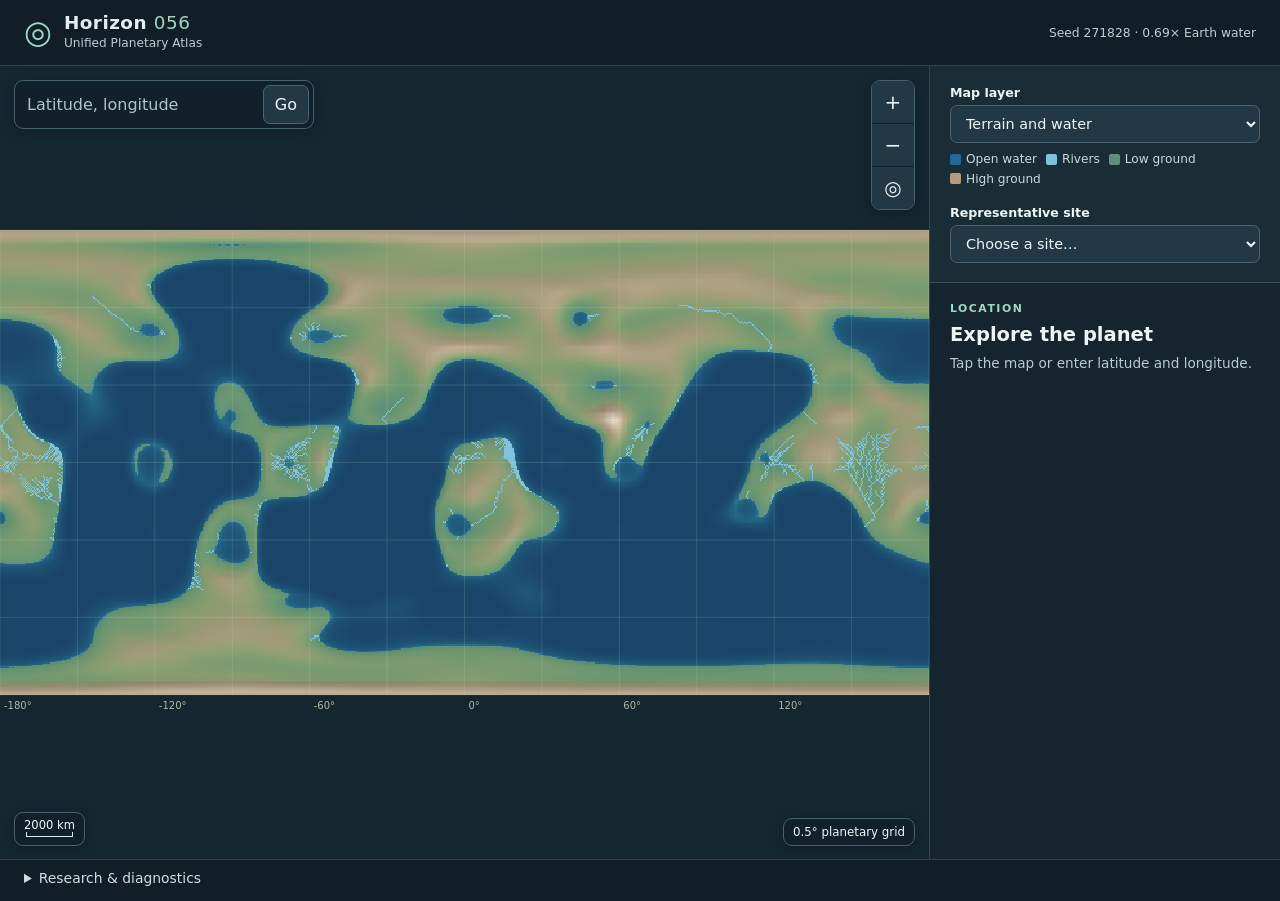
<file: horizon-056.html>
<!doctype html><html lang="en"><head><meta charset="utf-8"><meta name="viewport" content="width=device-width,initial-scale=1"><title>Horizon 056 — Unified Planetary Atlas</title><style>
:root{color-scheme:dark;font-family:system-ui,-apple-system,sans-serif;background:#0e1922;color:#e4edf0}*{box-sizing:border-box}body{margin:0}main{max-width:1180px;margin:0 auto;padding:18px}h1{font-size:1.5rem;margin:0 0 6px}p{color:#aebfc7;line-height:1.5;margin:6px 0 14px}canvas{display:block;width:100%;height:auto;image-rendering:auto;border-radius:8px;background:#254457;touch-action:manipulation}.layout{display:grid;grid-template-columns:1.1fr 1fr;gap:16px}.panel{border:1px solid #355467;border-radius:12px;padding:14px;background:#182b37;min-width:0}.head{display:flex;gap:8px;align-items:center;justify-content:space-between;flex-wrap:wrap;margin-bottom:10px}h2{font-size:1.04rem;margin:0}button,select{border:1px solid #56788a;background:#284455;border-radius:7px;padding:9px 11px;color:#ecf6f9;font:inherit;cursor:pointer}button.primary{background:#236c96;border-color:#4ba9dc}button:disabled{opacity:.45;cursor:default}.controls{display:flex;flex-wrap:wrap;gap:8px;align-items:center;margin:12px 0}.small{font-size:.84rem;color:#adc1cc;line-height:1.5}.status{padding:8px 10px;background:#203845;border-radius:7px;margin-top:10px;min-height:36px}.arrows{display:flex;gap:5px;align-items:center}.detailcanvas{image-rendering:pixelated}.intro{max-width:900px;margin-bottom:16px}.setting{display:flex;flex-wrap:wrap;align-items:center;gap:12px;margin:10px 0}.setting input{width:min(260px,50vw);accent-color:#5aafd6}.setting label{font-size:.91rem}.warning{color:#d9cb91}.detailcanvas{image-rendering:pixelated}summary{cursor:pointer}.inspection-controls button,.inspection-controls select{min-height:44px;min-width:44px}#inspection{margin-top:14px}#profile{background:#10232f}#selection:empty{display:none}@media(max-width:850px){.layout{grid-template-columns:1fr}main{padding:12px}}
#climateTables .table-scroll{overflow:auto;margin-bottom:16px}#climateTables table{border-collapse:collapse;width:100%;font-size:.84rem;font-variant-numeric:tabular-nums}#climateTables caption{text-align:left;font-weight:650;margin-bottom:5px}#climateTables th,#climateTables td{padding:5px 8px;border-bottom:1px solid #355467;text-align:right;white-space:nowrap}#climateTables th:first-child{text-align:left}#compare046{color:#a4dafa}#climateLegend{margin:7px 0}
#fine{margin-top:16px}#fine figure{margin:0;min-width:0}#fine figcaption{margin-bottom:6px;font-weight:600}.fine-maps{display:grid;grid-template-columns:repeat(2,minmax(0,1fr));gap:12px;max-width:880px}#fine canvas{image-rendering:pixelated;cursor:crosshair}#fine select{max-width:100%}@media(max-width:520px){.fine-maps{gap:6px}#fine figcaption{font-size:.8rem}}

#surfaceInventory{margin:0 0 16px;padding:12px}
#surfaceInventory summary{cursor:pointer;font-weight:650}
.surface-key{display:inline-flex;align-items:center;gap:.35em;margin:0 .65em .2em 0}
.surface-key i{width:.78em;height:.78em;border-radius:2px}
.atlas-header{height:66px;display:flex;align-items:center;justify-content:space-between;gap:12px;padding:0 24px;background:#121e27;border-bottom:1px solid #334550}
.atlas-brand{display:flex;gap:12px;align-items:center}.atlas-brand h1{font-size:1.15rem;letter-spacing:.025em;margin:0}.atlas-brand h1 span{color:#9dd8c5;font-weight:500}.atlas-brand p{margin:1px 0 0;font-size:.76rem;color:#bacbd2}.atlas-orbit{font-size:2rem;line-height:1;color:#9dd8c5}.atlas-world{font-size:.77rem;color:#bdcdd2;text-align:right}
.atlas-shell{display:grid;grid-template-columns:minmax(0,1fr) minmax(286px,350px);height:calc(100dvh - 107px);min-height:440px}
.atlas-map{position:relative;min-width:0;overflow:hidden;background:#142630;border-right:1px solid #334550}.atlas-map canvas{position:absolute;inset:0;width:100%;height:100%;border-radius:0;background:#142630;touch-action:none;cursor:grab;outline-offset:-3px}.atlas-map canvas:active{cursor:grabbing}
.atlas-search,.atlas-nav,.atlas-scale,.atlas-map-status,.atlas-error{position:absolute;background:#12212bf5;color:#edf7f8;border:1px solid #47616c;border-radius:9px;box-shadow:0 3px 12px #07111640}
.atlas-search{display:flex;top:14px;left:14px;width:min(300px,calc(100% - 80px));padding:4px;gap:3px}.atlas-search input{min-width:0;width:100%;border:0;background:transparent;padding:8px;color:#f1f8fa;font:inherit;border-radius:5px}.atlas-search input::placeholder{color:#afc3ca}.atlas-error{top:68px;left:14px;max-width:calc(100% - 80px);padding:8px;color:#ffd3a9;font-size:.82rem}
.atlas-shell button,.atlas-shell select{background:#223844;border-color:#4a6571;color:#edf7f8;min-height:38px}.atlas-shell button:hover{background:#315464}.atlas-shell :focus-visible,.atlas-research summary:focus-visible{outline:2px solid #9dd8c5}
.atlas-nav{right:14px;top:14px;display:grid;gap:1px;overflow:hidden}.atlas-nav button{font-size:1.25rem;width:42px;height:42px;padding:0;border:0;border-radius:0}
.atlas-scale{left:14px;bottom:13px;padding:5px 9px;font-size:.72rem}.atlas-scale i{display:block;border:1px solid #d4ebe9;border-top:none;height:5px;margin:0 auto 3px}.atlas-map-status{right:14px;bottom:13px;max-width:58%;padding:6px 9px;font-size:.74rem;text-align:right;pointer-events:none}
.atlas-panel{background:#15242e;overflow:auto;color:#edf4f5}.atlas-fields,.atlas-article{padding:19px 20px}.atlas-fields{background:#1a2d37;border-bottom:1px solid #3b5059}.atlas-fields label{display:block;font-size:.79rem;font-weight:650;margin:0 0 5px}.atlas-fields select{width:100%;font-size:.9rem}.atlas-legend{color:#c8d8dc;font-size:.76rem;line-height:1.5;margin:7px 0 15px}.atlas-swatch{display:inline-flex;align-items:center;gap:5px;margin-right:9px}.atlas-swatch i{border-radius:2px;width:11px;height:11px}.atlas-kicker{color:#9dd8c5;font-size:.68rem;letter-spacing:.14em;font-weight:700;margin-bottom:8px}.atlas-article h2{font-size:1.22rem}.atlas-article p{font-size:.85rem;margin:7px 0 13px;color:#b9cbd0}.atlas-facts{display:grid;grid-template-columns:repeat(2,minmax(0,1fr));gap:7px;margin:0 0 12px}.atlas-facts div{background:#213640;border-radius:7px;padding:8px}.atlas-facts dt{font-size:.72rem;color:#b9cbd0}.atlas-facts dd{margin:2px 0 0;font-size:.99rem;font-weight:650}.atlas-entry{border-top:1px solid #3b5059;padding:10px 0;font-size:.9rem}.atlas-entry summary{font-weight:600}.atlas-article button{font-size:.85rem}.atlas-article select{font-size:.86rem}.atlas-article #atlasFineControls{margin-bottom:10px}
.atlas-research{background:#121e27;border-top:1px solid #334550}.atlas-research>summary{min-height:41px;padding:10px 24px;font-size:.87rem;color:#cce0e2}.atlas-research main{padding-top:8px}.atlas-sr{position:absolute;width:1px;height:1px;overflow:hidden;clip-path:inset(50%)}
@media(max-width:720px),(max-width:1024px) and (pointer:coarse){.atlas-header{padding:0 13px;height:56px}.atlas-shell{display:block;height:auto;min-height:0}.atlas-map{height:calc(100dvh - 115px);min-height:285px;border-right:0}.atlas-panel{overflow:visible;border-top:1px solid #334550}.atlas-fields,.atlas-article{padding:14px 15px}.atlas-shell input,.atlas-shell select{font-size:16px}.atlas-nav button{width:44px;height:44px}.atlas-search button{min-height:44px}.atlas-search{left:10px;top:10px}.atlas-nav{top:10px;right:10px}.atlas-world{font-size:.67rem}.atlas-article{scroll-margin-top:8px}}
@media(max-width:720px) and (orientation:landscape),(max-width:1024px) and (pointer:coarse) and (orientation:landscape){.atlas-map{height:calc(100dvh - 56px);min-height:170px}}
.atlas-location-shortcut{display:none}.atlas-article h2:focus{outline-offset:4px}
@media(max-width:720px),(max-width:1024px) and (pointer:coarse){.atlas-location-shortcut:not([hidden]){display:block;position:absolute;right:14px;bottom:58px;padding:7px 12px;background:#142a36f5}.atlas-article h2{scroll-margin-top:12px}}
.atlas-layers-shortcut{display:none}.atlas-months{width:100%;border-collapse:collapse;font-size:.79rem;text-align:right;margin:8px 0 4px}.atlas-months caption{text-align:left;color:#b9cbd0;margin-bottom:6px}.atlas-months th,.atlas-months td{padding:4px;border-bottom:1px solid #3b5059}.atlas-months th:first-child,.atlas-months td:first-child{text-align:left}
@media(max-width:720px),(max-width:1024px) and (pointer:coarse){.atlas-layers-shortcut{display:block;position:absolute;left:14px;bottom:58px;padding:7px 12px;background:#142a36f5}.atlas-fields select{scroll-margin-top:15px}}
.atlas-fields .atlas-blend:not([hidden]){display:flex;align-items:center;gap:8px;margin:-5px 0 13px;font-weight:500}.atlas-fields .atlas-blend[hidden]{display:none}.atlas-blend input{width:17px;height:17px;accent-color:#9dd8c5;margin:0}
</style></head><body><header class="atlas-header">
 <div class="atlas-brand"><span aria-hidden="true" class="atlas-orbit">◎</span><div><h1>Horizon <span>056</span></h1><p>Unified Planetary Atlas</p></div></div>
 <span class="atlas-world" id="atlasWorld">Loading world…</span>
</header>
<div class="atlas-shell">
 <section class="atlas-map" aria-label="Planet map">
  <canvas id="atlasCanvas" tabindex="0" aria-label="Planet map. Arrow keys pan, plus and minus zoom, Enter inspects the map center."></canvas>
  <form id="atlasSearch" class="atlas-search">
   <label class="atlas-sr" for="atlasCoords">Latitude, longitude</label>
   <input id="atlasCoords" autocomplete="off" spellcheck="false" placeholder="Latitude, longitude" required>
   <button type="submit">Go</button>
  </form>
  <div class="atlas-error" id="atlasError" role="alert" hidden></div>
  <div class="atlas-nav" aria-label="Map navigation">
   <button id="atlasPlus" title="Zoom in" aria-label="Zoom in">+</button>
   <button id="atlasMinus" title="Zoom out" aria-label="Zoom out">−</button>
   <button id="atlasHome" title="Fit planet" aria-label="Fit planet">◎</button>
  </div>
  <button id="atlasOpenLayers" class="atlas-layers-shortcut">Layers ↓</button>
  <button id="atlasOpenLocation" class="atlas-location-shortcut" hidden>Location ↓</button>
  <div class="atlas-scale"><span id="atlasScale"></span><i id="atlasBar"></i></div>
  <div class="atlas-map-status" id="atlasResolution" aria-live="polite">Preparing planet…</div>
 </section>
 <aside class="atlas-panel" aria-label="Atlas controls and location">
  <div class="atlas-fields">
   <label for="atlasLayer">Map layer</label>
   <select id="atlasLayer"></select>
   <div id="atlasLegend" class="atlas-legend"></div>
   <label class="atlas-blend" id="atlasBlendControl" hidden><input type="checkbox" id="atlasBlend"> Blend with terrain</label>
   <label for="atlasSites">Representative site</label>
   <select id="atlasSites"><option value="">Choose a site…</option></select>
  </div>
  <div class="atlas-article">
   <div class="atlas-kicker">LOCATION</div>
   <h2 id="atlasLocation" tabindex="-1">Explore the planet</h2>
   <p id="atlasPoint">Tap the map or enter latitude and longitude.</p>
   <div id="atlasFacts"></div>
   <div id="atlasFineControls" hidden>
    <button type="button" id="atlasFine">Inspect fine terrain</button>
    <label class="atlas-sr" for="atlasFineStep">Fine terrain sample spacing</label>
    <select id="atlasFineStep"><option value="64">64 m</option><option value="32">32 m</option><option selected value="16">16 m</option><option value="8">8 m</option><option value="4">4 m</option><option value="2">2 m</option></select>
   </div>
   <div id="atlasEntries"></div>
  </div>
 </aside>
</div>


<details class="atlas-research" id="atlasResearch"><summary>Research &amp; diagnostics</summary><main><h1>Horizon 055</h1><p class="intro">Explore the vegetation and surface inventory, ecological composition, terrain, water, and connected land ice. Explore the planet, or <a href="#fine" style="color:#a4dafa">compare meter-scale terrain</a> in thirteen representative regions (including three contrasting river mouths).</p>
<details class="panel" id="surfaceInventory">
<summary>Snow, ice and volcanic surface inventory</summary>
<div class="controls">
<label for="surfaceMonth">Snow month</label><select id="surfaceMonth"><option value="0">January</option><option value="1">February</option><option value="2">March</option><option value="3">April</option><option value="4">May</option><option value="5">June</option><option value="6">July</option><option value="7">August</option><option value="8">September</option><option value="9">October</option><option value="10">November</option><option value="11">December</option></select>
<label for="surfaceSite">Representative site</label>
<select id="surfaceSite"><option value="">Select an inventory site…</option>
<option value="alpine">Alpine snow and ice</option><option value="polar">Polar glacier candidate</option>
<option value="tongue">Glacier ablation tongue</option><option value="cold">Seasonal snow at lower elevation</option><option value="dryMountain">Snow-free mountain</option><option value="volcanic1">Volcanic scenario site 1</option><option value="volcanic2">Volcanic scenario site 2</option><option value="volcanic3">Volcanic scenario site 3</option>
</select></div>
<p class="small" id="surfaceStats" aria-live="polite">Select an inventory map or open this panel to calculate global coverage.</p>
<p class="small">The planet maps sample 0.5° cell centers. Snow and ice areas use 0.25° quadrature with the inherited 0.5° land mask. Scenario source markers locate footprints too small for the planet pixels. Detail totals use the terrain grid and its local water mask.</p>
<p class="small"><strong>Candidate glaciers.</strong> A perennial snow bucket uses monthly climate, relief, slope aspect and potential melt. Accumulation needs ≥5 mm water equivalent at each month end, ≥8 mm annual surplus, firn supply and at least two connected 0.25° samples spanning ≥60 km². Thickness tapers to zero at unsupported cardinal edges. The bed graph routes 56% of remaining annual support to the steepest cardinal downhill neighbor. Loss, upstream area, terrain and temperature limit tongues. Thickness uses a 70 kPa driving-stress scale with a 3.5% slope floor and a 500 m cap. Resolution limits small valley glaciers. This diagnostic estimates neither velocity nor time evolution, and stores no water from the ocean budget.</p>
<p class="small"><strong>Illustrative volcanic scenario.</strong> Mantle forcing helps generate crust enrichment, so the overlap screen provides correlated evidence. The inherited geology has no mapped vents, dated eruptions or exposed volcanic lithologies. The scenario places at most 14 hypothetical sources, ≥360 km apart, where elevated screening overlaps dry land below 68° latitude, at least 280 m above sea datum, and with ≥0.8% local slope. Sites need three contiguous downhill nodes. A synthetic composition index uses 55% crust enrichment and 45% seeded variation, assigning evolved lava above 0.85 and mafic lava elsewhere. Evolved lava starts at a 30 m thickness scale and mafic lava at 18 m. Routes stop at uphill terrain or modeled water, with a 0.65 km step and at most 22 mafic or 12 evolved nodes. Proximal tephra tapers within 2.8 km. Relative age and composition are scenario assignments. Rain and age increase the weathering index. Deposit thickness is a surface field with no bed uplift.</p>
<p class="small"><strong>Ecological constraints.</strong> Persistent snow and ice cover the modeled soil and reduce plant suitability to zero. Simulated lava and tephra cap effective soil and plant suitability by material and weathering. The original soil and sediment ledger remain available beneath these fields. Seasonal snow is a separate monthly condition.</p>
<div class="controls"><label for="surfaceScenario"><input id="surfaceScenario" type="checkbox" checked> Apply scenario deposits to potential habitat</label></div>
<div class="small" id="volcanicSummary"></div>
</details>
<details class="panel"><summary>Ecological composition</summary>
<div class="controls"><label for="ecoSite">Compare environments</label><select id="ecoSite"><option value="">Select a site…</option></select></div>
<p class="small" id="ecoSiteStatus" role="status"></p>
<p class="small">Choose an Ecology layer on either map. Planet estimates use the half-degree grid and climate-derived substrate. Regional estimates add resolved soils, sediment, water access and coastal conditions. Tap a sample for fractions and drivers.</p>
<p class="small">Canopy, shrubs, herbs and moss may overlap vertically. The six ground materials partition exposed ground, including underneath vegetation. Stem density counts modeled trees per hectare. Maturity and disturbance pressure are relative indices inferred from rooting, drought, slope, saturation and exposure. Tree groups are fractions of modeled stems. The model uses inferred soil and grain properties, tidal salinity and relative eruption age. Stand age, species identities and sediment grain sizes are unresolved. The volcanic scenario switch also changes ecology.</p>
</details>
<details class="panel" id="objectCatalogPanel">
<summary>Vegetation and surface object catalog</summary>
<p class="small">Trees, clumps, patches, boulders and fallen logs are allocated from 054’s ecological fields. Open an inventory layer and tap the detailed map to see the objects assigned to a cell. Changing the view preserves the population. Tree crowns are grouped into small, medium and large cohorts, with local dimensions set by stem-weighted 054 height and crown area.</p>
<button type="button" id="objectShow">Show tree inventory</button>
<div style="overflow-x:auto"><table class="small" style="width:100%;text-align:left"><thead><tr><th>Object</th><th>Site requirements</th><th>Dimensions</th><th>Representation</th></tr></thead><tbody id="objectCatalog"></tbody></table></div>
<p class="small" id="objectFieldList"></p>
</details>
<div class="layout"><section class="panel"><div class="head"><h2>Planet</h2><span class="small" id="worldsummary">200 Myr · water setup</span></div><div class="setting"><label for="water">Ocean water inventory</label><input id="water" type="range" min="0.02" max="1.50" step="0.01" value="0.69" disabled><strong id="waterlabel">0.69× Earth</strong></div><div class="setting"><label for="mountainStrength">Mountain curvature</label><select id="mountainStrength"><option value="0">0 · original heights</option><option value="0.5">0.5 · subtle</option><option value="1">1 · moderate</option><option value="2" selected>2 · strong</option><option value="3">3 · extreme</option></select></div><div class="setting"><label for="mountainThreshold">Mountain threshold</label><select id="mountainThreshold"><option value="0">0 m · no threshold</option><option value="0.5" selected>500 m</option><option value="0.8">800 m</option><option value="1">1,000 m</option><option value="1.2">1,200 m</option></select></div><div class="setting"><label for="oceanStrength">Ocean-depth curvature</label><select id="oceanStrength"><option value="0">0 · original depths</option><option value="0.15">0.15 · subtle</option><option value="0.3" selected>0.3 · moderate</option><option value="0.5">0.5 · strong</option><option value="1">1 · extreme</option></select></div><div class="setting"><label for="oceanThreshold">Ocean-depth threshold</label><select id="oceanThreshold"><option value="0">0 m · no threshold</option><option value="1">1,000 m</option><option value="2">2,000 m</option><option value="3" selected>3,000 m</option></select></div><div class="small" id="scenarioSummary">Comparing relief settings…</div><div class="small" id="worldstatus">Water inventory is fixed at 0.69× Earth.</div><label class="small" for="globalLayer">Planet map</label> <select id="globalLayer"><option value="terrain">Terrain and rivers</option><option value="biome">Climate biome overview</option>
<option value="mean">Annual mean temperature</option><option value="warm">Warmest month</option>
<option value="cold">Coldest month</option><option value="rain">Annual precipitation</option>
<option value="pet">Annual adjusted PET</option><option value="ratio">Precipitation / adjusted PET</option>
<option value="snow">Snow share of precipitation</option><option value="growth">Climate-only vegetation factor</option><optgroup label="Surface inventory"><option value="cryosphere">Annual snow and land ice</option><option value="snowMonth">Monthly snow and land ice</option><option value="iceThickness">Candidate ice thickness</option><option value="iceZone">Glacier accumulation and tongues</option><option value="volcanic">Volcanic scenario deposits</option><option value="volcanicScreen">Thermal and enrichment screening</option></optgroup></select>
<div class="small" id="ecoGlobalLegend" hidden></div><div class="small" id="surfaceGlobalLegend" hidden></div><div class="small" id="climateLegend" hidden></div><div class="small" id="globalBiomeLegend" hidden></div><canvas id="global" width="720" height="360" aria-label="Select a location on the global map"></canvas><div class="controls"><button id="rugged">Find rugged land</button><button id="highest">Find highest land</button><button id="river">Major river</button><button id="source">Headwaters</button><button id="mouth">River mouth</button><button id="lake">Find a lake</button><select id="coastExample" aria-label="Find a coastal example"><option value="">Find a coast…</option><option value="1">Rocky shore</option><option value="2">Sandy coast</option><option value="3">Tidal flat</option><option value="4">River mouth sediment</option></select><button id="relief100">Find strong ~100 km relief</button></div><div class="small status" id="globalElevSummary">Calculating global elevations…</div><div class="small" id="picked">Select a point on the map.</div><p class="small" id="ecoGlobalProbe" hidden></p><p id="globalClimatePoint" class="small"></p><p id="surfaceGlobalProbe" class="small" hidden></p><p id="selection" class="small" role="status"></p></section>
<section class="panel"><div class="head"><h2>Detailed terrain</h2><select id="layer" aria-label="Detail map layer"><option value="terrain">Terrain and water</option><option value="coast">Coastal landforms</option><option value="relief">Shaded relief</option><option value="catchment">Channel hierarchy</option><option value="depth">Water depth</option><option value="moisture">Moisture</option><option value="material">Surface materials</option><option value="cover">Vegetation suitability</option><option value="biome">Climate biome</option><option value="habitat">Potential habitat</option><optgroup label="Surface inventory"><option value="cryosphere">Annual snow and land ice</option><option value="snowMonth">Monthly snow and land ice</option><option value="iceThickness">Candidate ice thickness</option><option value="iceZone">Glacier accumulation and tongues</option><option value="volcanic">Volcanic scenario deposits</option><option value="volcanicScreen">Thermal and enrichment screening</option></optgroup></select></div><canvas class="detailcanvas" id="detail" aria-label="Local terrain map" width="768" height="768"></canvas><div class="controls"><button class="primary" id="generate" disabled>Generate 3 × 3 tiles</button><div class="arrows"><button id="west" title="West">←</button><button id="north" title="North">↑</button><button id="south" title="South">↓</button><button id="east" title="East">→</button></div></div><div class="controls inspection-controls">
<label for="zoom">Map zoom</label><select id="zoom"><option value="1">1×</option><option value="3">3×</option><option value="9">9×</option><option value="27">27×</option><option value="81">81×</option></select>
<button id="focus" disabled>Focus example</button><button id="recenter" disabled>Center on point</button>
<button id="panW" aria-label="Pan map west">←</button><button id="panN" aria-label="Pan map north">↑</button><button id="panS" aria-label="Pan map south">↓</button><button id="panE" aria-label="Pan map east">→</button>
</div><p class="small" id="coastLegend" hidden>Gray · rocky shore | Sand · beaches, dunes and plains | Green · tidal flats and salt-marsh terrain (light green within tidal range) | Ochre · verified river-mouth sediment</p><p class="small" id="materialLegend" hidden>Gray · exposed bedrock | Brown · weathered mantle | Ochre · transported sediment. Tap a sample for thickness and composition.</p><div class="small" id="detailBiomeLegend" hidden></div><div class="small" id="ecoDetailLegend" hidden></div><div class="small" id="surfaceDetailLegend" hidden></div><div id="objectLegend" class="small" hidden></div>
<div id="scale" class="small"></div><div id="status" class="small status">No tile generated at this location.</div><div id="elevationSummary" class="small status" aria-live="polite">Generate detail to see elevation ranges in meters.</div><div id="lakeSummary" class="small status" aria-live="polite">Generate terrain to inspect lakes across the nine displayed tiles.</div><div id="elevationProbe" class="small status" aria-live="polite">Tap a generated tile to inspect its exact modeled elevation.</div><p class="small status" id="ecoDetailProbe" hidden></p><p class="small status" id="surfaceDetailProbe" hidden></p><p class="small status" id="biomeProbe" aria-live="polite" hidden></p><section id="objectInspector" hidden>
<h3>Inventory at the selected cell</h3>
<p class="small" id="objectReadout"></p>
<div class="controls"><label for="objectPlotMode">Plot view</label><select id="objectPlotMode"><option value="trees">Tree crowns</option><option value="surface">Understory and surface objects</option></select>
<button type="button" id="objectExport">Download cell inventory as JSON</button></div>
<canvas id="objectPlot" width="420" height="420" style="width:100%;max-width:420px;aspect-ratio:1" aria-label="Plan view of reconstructed inventory objects"></canvas>
</section><p id="sedimentSummary" class="small status" aria-live="polite" hidden></p><section id="inspection" hidden><h2>Water and terrain profile</h2><p class="small" id="diagnostics"></p><canvas id="profile" width="640" height="210" role="img" aria-label="Elevation profile"></canvas><p class="small" id="profileSummary"></p></section><div class="small" id="metrics"></div><div class="small">Tap the map to sample the terrain. Map pan stays inside the generated neighborhood. The arrows beside Generate move to neighboring tiles.</div></section></div>
<section class="panel" id="fine">
<div class="head"><h2>Meter-scale terrain</h2><span class="small">Routed channels + bank profiles</span></div>
<div class="controls">
<label for="fineSite">Modeled region</label><select id="fineSite">
<option value="">Choose a representative region</option>
<option value="0">Humid tropical lowland</option><option value="1">Arid upland</option>
<option value="2">Alpine terrain</option><option value="3">Major river valley</option>
<option value="4">Lake and watershed</option><option value="5">Intertidal ocean coast</option>
<option value="6">High-latitude tundra</option>
 <option value="7">Steep headwaters (routed)</option><option value="8">Moderate river valley (routed)</option><option value="9">Major river mouth (routed)</option><option value="10">Sheltered estuary</option><option value="11">Exposed river mouth</option><option value="12">Sediment-rich coastal mouth</option></select>
<button id="fineHere" disabled>Refine selected map point</button>
</div>
<p class="small" id="fineSiteInfo" role="status">Choose a region, or generate local terrain and tap a point on the detailed map.</p>
<div id="fineView" hidden>
<div class="controls">
<label for="fineStep">Sample spacing</label><select id="fineStep">
<option value="2">2 m</option><option value="4">4 m</option><option value="8" selected>8 m</option><option value="16">16 m</option><option value="32">32 m</option><option value="64">64 m</option>
</select>
<label for="fineLayer">Refined view</label><select id="fineLayer"><option value="terrain">Shaded elevation</option><option value="delta">Elevation change</option><option value="aquatic">Aquatic environments</option></select>
<div class="arrows"><button id="fineW" aria-label="Pan fine view west">←</button><button id="fineN" aria-label="Pan fine view north">↑</button><button id="fineS" aria-label="Pan fine view south">↓</button><button id="fineE" aria-label="Pan fine view east">→</button></div>
<button id="fineHome">Recenter fine view</button>
</div>
<div class="fine-maps">
<figure><figcaption>046 regional surface, interpolated</figcaption><canvas id="fineBase" width="257" height="257" aria-label="Interpolated baseline terrain"></canvas></figure>
<figure><figcaption id="fineCaption">050 coastal river mouths</figcaption><canvas id="fineResult" width="257" height="257" aria-label="Refined terrain"></canvas></figure>
</div>
<p class="small" id="fineScale"></p><p class="small" id="aquaticLegend" hidden>Colors: tan land · cyan freshwater river · turquoise tidal river · green-blue estuarine channel · ochre depositional estuary · dark blue coastal ocean · medium blue lake. These are process zones, not sharp salinity boundaries.</p>
<p class="small status" id="fineProbe" aria-live="polite"></p>
</div>
<details><summary class="small">How to read the refinement</summary><p class="small">Rivers use continuous centerlines derived from the inherited routed river segments, with discharge-dependent widths, stage and a bounded bank/terrace profile; standing water boundaries otherwise use inherited wetness contours. This is a geometric approximation, not a rerun of lake and river routing. Dry slopes develop small aligned erosion hollows, rock-controlled roughness and gentle sediment mounds. Refinement is pinned to inherited terrain vertices and is deterministic across fine chunks. Features with no inherited water connection are not invented. Routed reach geometry remains coarse (approx. kilometer-scale). River centerline smoothing and local bank cross sections are plausible interpolants, not measured channel migration, sediment flux, or full fluid hydraulics. Unmapped minor waterways retain approximate water contours; lake shorelines and tidal zones are still coarse. No groundwater, glacial erosion, migrating dunes or dynamic geomorphic evolution are added.</p></details>
</section>
<details class="panel" id="planetAudit" style="margin-top:16px"><summary>Planet climate and biome diagnostics</summary>
<p class="small">Area weighting uses spherical 0.5° routing cells. Climate comes from the 1° grid with the inherited elevation correction for temperature and adjusted PET. Precipitation and snowfall retain the coarse-grid climate. Land excludes globally inundated cells. P/PET and snow percentages are averages of cell ratios weighted by area. Comparison groups can differ in latitude, elevation and geography. Local lakes, coasts, soils and habitats are resolved only in generated tiles.</p>
<div class="controls"><button id="climateExport">Export diagnostic tables (CSV)</button><a id="compare046" target="_blank" rel="noopener" href="horizon-046.html">Open Horizon 046 for comparison ↗</a></div>
<p class="small" id="auditScenario"></p>
<div id="climateTables"></div>
<p class="small">The climate-only vegetation factor uses rainfall-derived wetness and annual temperature from the detail suitability formula. It omits substrate, channels, lakes and tidal effects. A low factor marks a climatic constraint. High values can still coincide with thin or absent soil locally. Soil and vegetation flags apply to selected generated samples. PET and snowfall are parameterized proxies. The model has no ocean currents, coupled atmospheric circulation, glacier dynamics, measured soils or vegetation succession. The tables test the behavior of this modeled planet.</p>
</details>
<details class="panel" style="margin-top:16px"><summary>Technical notes and saved terrain</summary><p class="small">This experiment retains Horizon 030's underlying geological elevation field. Each rock elevation is compared with the original calculated sea level. Above this level, only elevation beyond the mountain threshold is amplified quadratically; below it, only depth beyond the ocean threshold is amplified. Each side has its own curvature strength. The modified surface is used to recalculate sea level from the selected water inventory, then climate and global drainage. This is a deliberately artificial landform exaggeration, not simulated tectonic uplift or trench subduction; it cannot create missing ridges and valleys. Ocean volume is conserved, but coastline and land coverage may change.</p><p class="small">The global elevation summary uses the interpolated 0.5° routing grid; it cannot find individual mountain summits or resolve 100 km landforms at high fidelity. The strongest-relief diagnostic samples land elevation at 25 and 50 km geodesic distances in twelve compass directions, avoiding latitude distortion. It is still a coarse-grid estimate, not a measured local mountain range.</p><p class="small">The global 0.5° routing graph supplies shared boundary stages and mean flows. Geographic tiles use terrain-weighted routing and discharge-dependent channel cross sections. Small channels become visible in Channel hierarchy. The polar caps use a separate 50 km grid with terrain and environmental fields. Polar channel refinement is pending. Land below sea datum retains the 037 inundation rule. Horizon 040 lake footprints, beds and annual stages carry forward. The annual budget uses land runoff, liquid rainfall on the lake, potential evaporation and 120 mm/year seepage. Monthly net input uses the annual footprint and precedes overflow. It estimates neither changing stage nor seasonal release. Sampled shorelines can leave an annual residual. Spill-capable lakes release water only where a cardinal outlet reaches a lower routed channel or resolved coastal water. Outlet search allows a 0.5 m notch at the shore and at most 5 m of stage incision at a channel join. The solver covers tile-interior basins. Detailed discharge removes intercepted runoff and returns verified overflow once. Shared gates still use coarse-world stages and flows. Lake corrections end at the local tile and do not change neighboring inflows or the planetary graph. The sediment inventory uses the inherited geometric cuts as one-time sources. It traces downhill samples within a tile into identified lake catchments or displayed channels. Lakes trap delivered material up to the modeled bed capacity. Excess stays unplaced in the lake tally. Lake outlets carry water only. Sediment can leave a tile at a routed shared land gate or a verified marine mouth. The next tile receives no sediment imports. Material without a supported route or deposit site stays in the unplaced tally. Deposit thickness uses 35% pore space and fits within the inherited terrain envelope. Soil is part of the weathered mantle. The rock enrichment and sand/gravel versus silt/clay fractions are broad composition proxies. The ledger covers a single generation pass with no time interval. Shallow beds and low banks use fixed settling fractions and thickness caps. Grain fractions track the source mixture. Inherited bank and coastal grading is reported separately from routed sediment. The probe shows the local weathered mantle.</p><p class="small">Coastal terrain uses nearby slopes, a composition-based rock-strength proxy, eight sampled wave-fetch directions out to 96 km, and rainfall and relief as an erosion proxy. Sheltered shores use a synthetic tidal half-range of 0.8–2.6 m. The tide proxy limits where intertidal terrain is indicated. Land and seabed are regraded near sea level while preserving wet and dry footprints. The inherited river-mouth landform proxy follows the channel direction and tapers within 4.5 km. Routed deposits in this version are limited to the verified mouth sample. The coastal pass keeps the global sea datum and annual lake and river budgets. Fine shoreline smoothing uses a local sample-weighted contour and changes only the display-level geometry; it does not update sea-volume or sediment budgets. Its local seabed adjustments are outside the global water inventory calculation. The grid resolves broad beach and dune terrain and potential marsh substrate. Individual dunes, marsh vegetation, surge, alongshore transport, tidal circulation and estuary mixing are unresolved.</p><p class="small">Horizon 046 uses the sea-level temperature gradient and seasonal cycle introduced in 045 for an Earth-like climate. Ocean influence weakens with distance inland on the 1° climate grid. Elevation cools land by 6.2 °C/km. Monthly temperatures feed evaporation demand, atmospheric moisture capacity, rain and snow partitioning, runoff and the biome estimates. This model approximates maritime moderation and has no ocean-current heat transport.</p><p class="small">Climate biomes estimate potential vegetation from monthly temperature, precipitation, snow and evaporation demand. The planet overview uses coarse climate and elevation. Detail adjusts temperature for local altitude and maps habitat overrides from the final land surface, coast, substrate and inland water. Riparian wetness and low height above nearby water are proxies for a shallow water table. The classification has no groundwater, glacier, plant population or succession simulation. Local habitat detail is limited by grid spacing and the extent of the terrain and hydrology models.</p><div class="controls"><button id="clear">Reset experiment and delete saved tiles</button><span class="small" id="storage"></span></div></details>
</main></details>
<script id="horizonWorld">"use strict";
// 1. A fixed spherical grid. Geological quantities are stored per cell.
const R=6371000, W=180, H=90, N=W*H, SEED=271828;
const CELL_D_LON=2*Math.PI/W, CELL_D_LAT=Math.PI/H;
const DT_YEARS=500000, DT_MYR=0.5, STEPS=400, SNAP_INTERVAL=10;
const THERMAL_DIFFUSIVITY=1e-6; // m²/s, representative solid silicate
const SEC_PER_YEAR=365.25*86400;
const MANTLE_DENSITY=3300, CRUST_DENSITY=2900;
const INITIAL_CRUST_M=30000, INITIAL_SHELL_AGE_YEARS=100000;
const MAX_BASAL_SPEED_M_PER_YEAR=0.025; // 2.5 cm/year
const idx=(row,col)=>row*W+((col%W)+W)%W;
const latitude=row=>Math.PI/2-(row+0.5)*CELL_D_LAT;
const clamp=(x,lo,hi)=>Math.max(lo,Math.min(hi,x));
const smooth=t=>{t=clamp(t,0,1);return t*t*(3-2*t)};
function hash(x,y,z){let n=Math.imul(x,374761393)+Math.imul(y,668265263)+Math.imul(z,1442695041)+SEED;n=Math.imul(n^(n>>>13),1274126177);return ((n^(n>>>16))>>>0)/4294967295;}
function noise(x,y,z){const a=Math.floor(x),b=Math.floor(y),c=Math.floor(z),fx=smooth(x-a),fy=smooth(y-b),fz=smooth(z-c);let n=0;for(let k=0;k<2;k++)for(let j=0;j<2;j++)for(let i=0;i<2;i++)n+=hash(a+i,b+j,c+k)*(i?fx:1-fx)*(j?fy:1-fy)*(k?fz:1-fz);return n*2-1;}
function position(lat,lon){return [Math.cos(lat)*Math.cos(lon),Math.cos(lat)*Math.sin(lon),Math.sin(lat)];}
// 2. A broad, prescribed mantle thermal pattern, with no pixel-by-pixel noise.
const mantleField=new Float64Array(N), area=new Float64Array(N), crust0=new Float64Array(N);
let initialVolume=0;
for(let row=0;row<H;row++){
  const north=Math.PI/2-row*CELL_D_LAT,south=north-CELL_D_LAT;
  const cellArea=R*R*CELL_D_LON*(Math.sin(north)-Math.sin(south));
  for(let col=0;col<W;col++){
    const i=idx(row,col), lon=-Math.PI+(col+.5)*CELL_D_LON;
    const [x,y,z]=position(latitude(row),lon);
    mantleField[i]=0.75*noise(x*2.1+4,y*2.1-3,z*2.1)+0.3*noise(x*3.6,y*3.6,z*3.6+7);
    area[i]=cellArea;crust0[i]=INITIAL_CRUST_M; initialVolume+=INITIAL_CRUST_M*cellArea;
  }
}
// 3. Move crust across shared edges. Every loss is an equal gain elsewhere.
function moveMaterial(thickness, damaged, elapsedMyr){
  const mobility=Math.exp(-Math.max(0,shellThicknessKm(elapsedMyr)-12)/20);
  const delta=new Float64Array(N), outgoing=new Float64Array(N);
  const transfers=[];
  function edge(a,b,distance,edgeLength){
    const difference=mantleField[a]-mantleField[b];
    // Basal forcing moves material toward cooler mantle regions. Thickened crust
    // spreads outward under its own weight, opposing unlimited pile-up.
    const basal=MAX_BASAL_SPEED_M_PER_YEAR*clamp(difference/0.18,-1,1);
    const gravitationalRelaxation=0.065*(thickness[a]-thickness[b])/INITIAL_CRUST_M;
    const velocity=clamp((basal+gravitationalRelaxation)*mobility,-0.05,0.05);
    const source=velocity>=0?a:b, dest=velocity>=0?b:a;
    // Transport volume in cubic meters. Limiting is handled after all edges
    // have been evaluated, so a cell cannot be overdrawn by multiple edges.
    const volume=Math.abs(velocity)*DT_YEARS*edgeLength*thickness[source];
    transfers.push([source,dest,volume]);outgoing[source]+=volume;
  }
  for(let row=0;row<H;row++){
    const lat=latitude(row), lonFace=R*CELL_D_LAT;
    for(let col=0;col<W;col++){
      const a=idx(row,col),east=idx(row,col+1);
      edge(a,east,Math.max(1000,R*Math.cos(lat)*CELL_D_LON),lonFace);
      if(row+1<H){
        const b=idx(row+1,col),latBoundary=Math.PI/2-(row+1)*CELL_D_LAT;
        edge(a,b,R*CELL_D_LAT,R*Math.max(0,Math.cos(latBoundary))*CELL_D_LON);
      }
    }
  }
  // Retain at least 5 km of crust under this simple non-subducting model.
  // Flux is rescaled per source, preserving equal-and-opposite transfers.
  const scale=new Float64Array(N);
  for(let i=0;i<N;i++){
    const available=Math.max(0,(thickness[i]-5000)*area[i]);
    scale[i]=outgoing[i]>0?Math.min(1,available/outgoing[i]):1;
  }
  for(const [source,dest,requested] of transfers){
    const volume=requested*scale[source];
    delta[source]-=volume;delta[dest]+=volume;
  }
  const next=new Float64Array(N),weak=new Float64Array(N);
  for(let i=0;i<N;i++){
    next[i]=thickness[i]+delta[i]/area[i];
    // Only net shortening (thickening), not all incoming material,
    // contributes to this persistent deformation indicator.
    const shortening=Math.max(0,delta[i]/area[i]/Math.max(1,thickness[i]));
    const stress=smooth((shortening-0.001)/0.012);
    weak[i]=clamp(damaged[i]*0.9985+stress*0.018,0,1);
  }
  return {thickness:next,damage:weak};
}

function shellThicknessKm(myr){
  const totalYears=INITIAL_SHELL_AGE_YEARS+myr*1e6;
  return 2*Math.sqrt(THERMAL_DIFFUSIVITY*totalYears*SEC_PER_YEAR)/1000;
}
// 4. Two copies share the SAME Horizon 009 thickness evolution.
//    B alone evolves a scalar fraction of more buoyant crustal material.
const ENRICHED_DENSITY=2700, PRIMARY_DENSITY=CRUST_DENSITY;
const PROCESS_RATE_PER_MYR=0.010; // illustrative, NOT an independently derived melt-production rate
function updateComposition(oldFraction, thickness){
  const next=new Float64Array(N);
  for(let i=0;i<N;i++){
    const thermalOpportunity=smooth((mantleField[i]+0.12)/0.40);
    const thickeningOpportunity=smooth((thickness[i]-32000)/10000);
    const processing=0.85*thermalOpportunity+0.15*thickeningOpportunity;
    // First-order processing, slowing as local source material is exhausted.
    next[i]=clamp(oldFraction[i]+PROCESS_RATE_PER_MYR*DT_MYR*processing*(1-oldFraction[i]),0,1);
  }
  return next;
}
const A=[], B=[];
let thick=crust0.slice(),damage=new Float64Array(N),fraction=new Float64Array(N);
for(let step=0;step<=STEPS;step++){
  if(step%SNAP_INTERVAL===0){
    const time=step*DT_MYR;
    A.push({time,thickness:thick.slice()});
    B.push({time,thickness:thick.slice(),fraction:fraction.slice()});
  }
  if(step<STEPS){
    ({thickness:thick,damage}=moveMaterial(thick,damage,(step+1)*DT_MYR));
    fraction=updateComposition(fraction,thick);
  }
}


const $=id=>document.getElementById(id);
const EARTH_OCEAN_KM3=1.332e9;
const PLANET_AREA_KM2=4*Math.PI*(R/1000)**2;
const MAX_INVENTORY=1.5;

const waterArea=Array.from(area,a=>a/1e6);
let cacheAge=-1, cache=null;
function density(f){return PRIMARY_DENSITY+(ENRICHED_DENSITY-PRIMARY_DENSITY)*f;}
function elevationKm(t,f){return (t*(MANTLE_DENSITY-density(f))-INITIAL_CRUST_M*(MANTLE_DENSITY-PRIMARY_DENSITY))/(MANTLE_DENSITY*1000);}
function geomAt(time){
  if(cacheAge===time)return cache;
  const world=B[time/5], elev=new Float64Array(N);
  let min=Infinity,max=-Infinity;
  const pairs=new Array(N);
  for(let i=0;i<N;i++){
    const z=elevationKm(world.thickness[i],world.fraction[i]);
    elev[i]=z;min=Math.min(min,z);max=Math.max(max,z);
    pairs[i]=[z,waterArea[i]];
  }
  pairs.sort((a,b)=>a[0]-b[0]);
  const heights=new Float64Array(N),prefixArea=new Float64Array(N+1),prefixZArea=new Float64Array(N+1);
  for(let i=0;i<N;i++){
    const [z,a]=pairs[i]; heights[i]=z;
    prefixArea[i+1]=prefixArea[i]+a;prefixZArea[i+1]=prefixZArea[i]+a*z;
  }
  cacheAge=time;cache={world,elev,min,max,heights,prefixArea,prefixZArea};
  return cache;
}
function belowCount(g,h){
  let lo=0,hi=N;
  while(lo<hi){const mid=(lo+hi)>>1;if(g.heights[mid]<h)lo=mid+1;else hi=mid;}
  return lo;
}
function waterVolume(g,h){const n=belowCount(g,h);return Math.max(0,h*g.prefixArea[n]-g.prefixZArea[n]);}
function levelFromWater(g,volKm3){
  if(volKm3<=0)return g.min;
  let lo=g.min,hi=g.max+volKm3/PLANET_AREA_KM2+1;
  for(let k=0;k<43;k++){
    const mid=(lo+hi)/2;
    if(waterVolume(g,mid)<volKm3)lo=mid;else hi=mid;
  }
  return (lo+hi)/2;
}
// Longitude wraps, and the polar rows connect across the pole at reversed longitude.
function connectedWater(elev,level){
  const wet=new Uint8Array(N),owner=new Int32Array(N),queue=new Int32Array(N);
  owner.fill(-1);
  for(let i=0;i<N;i++)wet[i]=elev[i]<level?1:0;
  const components=[];
  for(let start=0;start<N;start++){
    if(!wet[start]||owner[start]!==-1)continue;
    const cid=components.length;let head=0,tail=1,a=0;
    queue[0]=start;owner[start]=cid;
    while(head<tail){
      const i=queue[head++],row=Math.floor(i/W),col=i%W;
      a+=waterArea[i];
      const neighbors=[idx(row,col-1),idx(row,col+1),
        row>0?idx(row-1,col):idx(0,col+W/2),
        row<H-1?idx(row+1,col):idx(H-1,col+W/2)];
      for(const j of neighbors){if(wet[j]&&owner[j]===-1){owner[j]=cid;queue[tail++]=j;}}
    }
    components.push(a);
  }
  let main=-1,largest=0;
  components.forEach((a,i)=>{if(a>largest){largest=a;main=i;}});
  const ocean=new Uint8Array(N),inland=new Uint8Array(N);
  let oceanArea=0,inlandArea=0,landArea=0,waterVolumeCheck=0;
  for(let i=0;i<N;i++){
    if(wet[i]){
      waterVolumeCheck+=waterArea[i]*(level-elev[i]);
      if(owner[i]===main){ocean[i]=1;oceanArea+=waterArea[i];}
      else {inland[i]=1;inlandArea+=waterArea[i];}
    } else landArea+=waterArea[i];
  }
  return {ocean,inland,wet,oceanArea,inlandArea,landArea,waterVolumeCheck,basins:components.length-(main>=0?1:0)};
}

const REGION_X_KM=240,REGION_Y_KM=160, RW=256,RH=172, RN=RW*RH;
const localIndex=(r,c)=>r*RW+c;
// The geological grid has no actual pole vertex. Its first/last latitude
// rings otherwise create different heights at the *same physical pole*
// depending on longitude. A smooth, longitude-independent polar limit
// removes that coordinate singularity without changing any source cells.
const poleRingMeans=new WeakMap();
function poleMean(field,north){
 let pair=poleRingMeans.get(field);
 if(!pair){
  let n=0,s=0;
  for(let c=0;c<W;c++){n+=field[idx(0,c)];s+=field[idx(H-1,c)];}
  pair=[n/W,s/W];poleRingMeans.set(field,pair);
 }
 return pair[north?0:1];
}
function localSample(field,lat,lon){
  // Bilinear sampling over cell centers on the spherical grid.
  const gx=((lon+Math.PI)/(2*Math.PI)*W-.5+W)%W;
  const gy=clamp((Math.PI/2-lat)/Math.PI*H-.5,0,H-1.00001);
  const x0=Math.floor(gx),y0=Math.floor(gy),u=gx-x0,v=gy-y0;
  const x1=(x0+1)%W,y1=Math.min(H-1,y0+1);
  const a=field[idx(y0,x0)],b=field[idx(y0,x1)];
  const c=field[idx(y1,x0)],d=field[idx(y1,x1)];
  const ordinary=(a*(1-u)+b*u)*(1-v)+(c*(1-u)+d*u)*v;
  // Within 6 degrees of either pole, the unresolved longitudinal structure
  // gradually converges to a single pole height. This is interpolation,
  // not new mountains or erosion. smooth() has zero endpoint slope.
  const polarLatitude=Math.abs(lat)*180/Math.PI;
  if(polarLatitude<=84)return ordinary;
  const blend=smooth((polarLatitude-84)/6);
  return ordinary*(1-blend)+poleMean(field,lat>=0)*blend;
}
function seededTerrainDetail(lat,lon){
  // Fine-scale initial variability is a small perturbation, not the source
  // of the continents, basins, or overall relief.
  const [x,y,z]=position(lat,lon);
  return 0.09*noise(x*360+6,y*360,z*360)+0.028*noise(x*1050,y*1050+13,z*1050);
}

function variantGeometry(time){
  const original=geomAt(time), frac=original.world.fraction, baselineT=original.world.thickness;
  const maturity=smooth(time/150);
  const elev=new Float64Array(N), thickness=new Float64Array(N), densityB=new Float64Array(N);
  let min=Infinity,max=-Infinity;
  const pairs=new Array(N);
  for(let i=0;i<N;i++){
    const f=frac[i];
    const targetT=7000+28000*f;
    const t=baselineT[i]+maturity*(targetT-INITIAL_CRUST_M);
    const rho=density(f)+maturity*((3000-300*f)-density(f));
    const buoyancy=t*(MANTLE_DENSITY-rho)-INITIAL_CRUST_M*(MANTLE_DENSITY-PRIMARY_DENSITY);
    // Airy-type estimate with a reduced restoring density for submerged columns.
    const z=buoyancy/(buoyancy>=0?MANTLE_DENSITY:(MANTLE_DENSITY-1000))/1000;
    thickness[i]=t;densityB[i]=rho;elev[i]=z;
    min=Math.min(min,z);max=Math.max(max,z);pairs[i]=[z,waterArea[i]];
  }
  pairs.sort((a,b)=>a[0]-b[0]);
  const heights=new Float64Array(N),prefixArea=new Float64Array(N+1),prefixZArea=new Float64Array(N+1);
  for(let i=0;i<N;i++){
    heights[i]=pairs[i][0];prefixArea[i+1]=prefixArea[i]+pairs[i][1];
    prefixZArea[i+1]=prefixZArea[i]+pairs[i][0]*pairs[i][1];
  }
  return {world:original.world,elev,min,max,heights,prefixArea,prefixZArea,thickness,densityB};
}

const CW=360, CH=180, CN=CW*CH;
const MONTHS=['January','February','March','April','May','June','July','August','September','October','November','December'];
const cindex=(row,col)=>row*CW+((col%CW)+CW)%CW;

let climateCache=null;
function latAt(row){return 90-(row+.5)*180/CH;}
const CLIMATE_LAPSE=6.2; // degrees Celsius per kilometer above sea level

function distanceToOcean(marine){
  const distance=Float32Array.from(marine,ocean=>ocean?0:Infinity);
  const rowKm=Math.PI*R/(1000*CH), equatorKm=2*Math.PI*R/(1000*CW);
  const columnKm=Array.from({length:CH},(_,r)=>equatorKm*Math.cos(latAt(r)*Math.PI/180));
  // Alternating chamfer passes approximate nearest ocean on the wrapped grid.
  for(const step of [1,-1,1,-1]){
    const first=step===1?0:CH-1, firstColumn=step===1?0:CW-1;
    for(let j=0;j<CH;j++){
      const r=first+j*step, previous=r-step, hasPrevious=j>0;
      const diagonal=hasPrevious?Math.hypot(rowKm,(columnKm[r]+columnKm[previous])/2):0;
      for(let k=0;k<CW;k++){
        const c=firstColumn+k*step,i=cindex(r,c);
        if(marine[i])continue;
        let next=Math.min(distance[i],distance[cindex(r,c-step)]+columnKm[r]);
        if(hasPrevious)next=Math.min(next,distance[cindex(previous,c)]+rowKm,
          distance[cindex(previous,c-1)]+diagonal,distance[cindex(previous,c+1)]+diagonal);
        distance[i]=next;
      }
    }
  }
  return distance;
}

function temperatureProfile(lat,maritime,aboveSea){
  const sine=Math.sin(lat*Math.PI/180), latitude=Math.abs(sine);
  // Maritime air has a smaller annual swing and milder high-latitude winters.
  // These smooth, Earth-like reference curves represent sea-level monthly means.
  const inlandMean=27-50*latitude**2.75, marineMean=27-32*latitude**2.2;
  const inlandAmplitude=25*latitude**1.3, marineAmplitude=9.5*latitude;
  return {
    mean:mix(inlandMean,marineMean,maritime)-CLIMATE_LAPSE*aboveSea,
    amplitude:Math.sign(sine)*mix(inlandAmplitude,marineAmplitude,maritime)
  };
}

function climateAt(g,waterLevel){
  const elev=new Float32Array(CN),marine=new Uint8Array(CN),meanTemp=new Float32Array(CN);
  for(let r=0;r<CH;r++)for(let c=0;c<CW;c++){
    const i=cindex(r,c),lat=(90-(r+.5))*Math.PI/180,lon=(-180+c+.5)*Math.PI/180;
    elev[i]=localSample(g.elev,lat,lon);
    marine[i]=elev[i]<waterLevel?1:0;
  }
  const oceanDistance=distanceToOcean(marine);
  const thermalMean=new Float32Array(CN), thermalAmplitude=new Float32Array(CN);
  for(let r=0;r<CH;r++)for(let c=0;c<CW;c++){
    const i=cindex(r,c), maritime=Math.exp(-oceanDistance[i]/430);
    const profile=temperatureProfile(latAt(r),maritime,Math.max(0,elev[i]-waterLevel));
    thermalMean[i]=profile.mean;
    thermalAmplitude[i]=profile.amplitude;
  }
  const months=Array.from({length:12},()=>({temp:new Float32Array(CN),rain:new Float32Array(CN),rainLiquid:new Float32Array(CN),pet:new Float32Array(CN),snow:new Float32Array(CN)}));
  const annual=new Float32Array(CN), snowYear=new Float32Array(CN);
  // Three zonal circuits per latitude/month let an upwind moisture supply traverse
  // the map seam while adjusting to the terrain. No arbitrary geography masks.
  for(let m=0;m<12;m++){
    const out=months[m];
    const season=Math.cos(2*Math.PI*(m-6)/12);
    const itcz=9*season; // seasonal displacement of the tropical rain belt, degrees
    for(let r=0;r<CH;r++){
      const lat=latAt(r),absLat=Math.abs(lat),latRad=lat*Math.PI/180;
      const westward=absLat<30 || absLat>65;
      // Trade winds predominantly blow westward; mid-latitude westerlies eastward.
      const step=westward?-1:1;
      const initial=step===1?0:CW-1;
      const tropic=Math.exp(-Math.pow((lat-itcz)/17,2));
      // Storm tracks migrate poleward in local summer, equatorward in winter.
      // A modest winter enhancement represents stronger extratropical disturbances.
      const localSeason=season*Math.tanh(lat/18);
      const stormCenter=53+7*localSeason;
      const storm=Math.exp(-Math.pow((absLat-stormCenter)/14,2));
      const stormStrength=1-0.24*localSeason;
      const rainFactor=0.11+0.82*tropic+0.56*storm*stormStrength;
      let vapor=0.66;
      // Only the last circuit is recorded; earlier laps establish periodic moisture.
      for(let pass=0;pass<3;pass++)for(let k=0;k<CW;k++){
        const c=(initial+step*k+CW)%CW,i=cindex(r,c);
        const prev=cindex(r,c-step),z=elev[i];
        const uphill=Math.max(0,z-elev[prev]);
        const downhill=Math.max(0,elev[prev]-z);
        const ocean=marine[i]===1;
        const localTemp=thermalMean[i]+thermalAmplitude[i]*season;
        const pet=Math.max(0,(16+3.3*Math.max(0,localTemp+5))*(0.68+0.32*Math.cos(latRad)));
        // Colder air supports less atmospheric water vapor. This smooth relative
        // capacity is an intentionally coarse approximation, not a humidity solver.
        const moistureCapacity=clamp(Math.exp((localTemp-15)/28),0.10,1.35);
        // Oceans resupply vapor; inland moisture supply weakens in cold seasons.
        if(ocean)vapor=Math.min(1.22,vapor*.82+0.28*moistureCapacity);
        else vapor=Math.max(vapor,(0.12+0.20*tropic+0.035*storm)*moistureCapacity);
        const uplift=clamp(uphill/1.25,0,1.8);
        const rain=Math.max(0,Math.min(430,
           vapor*(24+208*rainFactor+145*uplift)*(0.52+0.48*moistureCapacity)*(ocean?.82:1)
           * (1-0.30*clamp(downhill/2,0,1))));
        if(!ocean)vapor=Math.max(.045,vapor-rain/650);
        if(pass===2){
          out.temp[i]=localTemp;out.rain[i]=rain;out.pet[i]=pet;
          const snowFrac=clamp((2-localTemp)/5,0,1);
          out.snow[i]=rain*snowFrac;
          out.rainLiquid[i]=rain-out.snow[i];
          annual[i]+=rain;snowYear[i]+=out.snow[i];
          meanTemp[i]+=localTemp/12;
        }
      }
    }
  }
  return {elev,marine,months,annual,snowYear,meanTemp,waterLevel,oceanDistance};
}

const HW=720,HH=360,HN=HW*HH, HDEG=360/HW;
const hidx=(r,c)=>r*HW+((c%HW)+HW)%HW;
const hlat=r=>90-(r+.5)*180/HH;
const hlon=c=>-180+(c+.5)*360/HW;
const hydroArea=new Float64Array(HN);
for(let r=0;r<HH;r++){
  const top=(90-r*180/HH)*Math.PI/180,bot=(90-(r+1)*180/HH)*Math.PI/180;
  const a=(R/1000)**2*(2*Math.PI/HW)*(Math.sin(top)-Math.sin(bot));
  for(let c=0;c<HW;c++)hydroArea[hidx(r,c)]=a;
}
function hydroNeighbors(i){
  const r=(i/HW)|0,c=i%HW,list=[];
  for(let dr=-1;dr<=1;dr++)for(let dc=-1;dc<=1;dc++){
    if(!dr&&!dc)continue;
    const rr=r+dr;
    // At poles longitude reverses after crossing the pole.
    if(rr<0)list.push(hidx(0,c+dc+HW/2));
    else if(rr>=HH)list.push(hidx(HH-1,c+dc+HW/2));
    else list.push(hidx(rr,c+dc));
  }
  return list;
}
function hydroClimateRunoff(climate){
  const runoff=Array.from({length:12},()=>new Float32Array(CN));
  const snowEnd=new Float32Array(CN);
  // Repeat three idealized annual cycles to stabilize seasonal snow/soil stores.
  // These stores are not a model of glaciers or groundwater.
  for(let i=0;i<CN;i++){
    if(climate.marine[i])continue;
    let snow=0,soil=25;
    for(let cycle=0;cycle<3;cycle++)for(let m=0;m<12;m++){
      const x=climate.months[m],T=x.temp[i],snowIn=x.snow[i];
      snow+=snowIn;
      const melt=Math.min(snow,Math.max(0,T)*23);
      snow-=melt;
      const available=x.rainLiquid[i]+melt;
      const evaporated=Math.min(available+soil,x.pet[i]*.55);
      const excess=available+soil-evaporated;
      const nextSoil=Math.min(80,excess);
      const runoffMm=Math.max(0,excess-nextSoil)+.09*nextSoil;
      soil=nextSoil*.91;
      if(cycle===2)runoff[m][i]=runoffMm;
    }
    snowEnd[i]=snow;
  }
  return {runoff,snowEnd};
}
function buildHydrology(g,level,climate){
  const elev=new Float32Array(HN),wet=new Uint8Array(HN);
  const graph=hydroClimateRunoff(climate),parent=new Int32Array(HN),filled=new Float32Array(HN);
  const visit=new Uint8Array(HN),queue=[],order=new Int32Array(HN);
  parent.fill(-1);
  // A compact binary min-heap, seeded by ALL existing water cells.
  function push(id,h){let p=queue.length;queue.push(id);while(p){const q=(p-1)>>1;if(filled[queue[q]]<=h)break;queue[p]=queue[q];p=q;}queue[p]=id;}
  function pop(){const first=queue[0],last=queue.pop();if(queue.length){let p=0;while(2*p+1<queue.length){let c=2*p+1;if(c+1<queue.length&&filled[queue[c+1]]<filled[queue[c]])c++;if(filled[queue[c]]>=filled[last])break;queue[p]=queue[c];p=c;}queue[p]=last;}return first;}
  let waterCells=0,lowest=0;
  for(let r=0;r<HH;r++)for(let c=0;c<HW;c++){
    const i=hidx(r,c),lat=hlat(r)*Math.PI/180,lon=hlon(c)*Math.PI/180;
    // Subgrid detail perturbs routing only, not underlying global geology.
    const [x,y,z]=position(lat,lon);
    const v=localSample(g.elev,lat,lon)+.018*noise(x*850,y*850,z*850);
    elev[i]=v;
    if(v<elev[lowest])lowest=i;
    if(v<level){wet[i]=1;visit[i]=1;filled[i]=v;push(i,v);waterCells++;}
  }
  // If there is no water, the lowest cell is a provisional terminal basin.
  if(!waterCells){visit[lowest]=1;wet[lowest]=1;filled[lowest]=elev[lowest];push(lowest,filled[lowest]);waterCells=1;}
  // Classify the largest water component as ocean; smaller disjoint bodies are
  // provisional inland seas/lakes. This is connectivity, not a water-budget test.
  const wetOwner=new Int32Array(HN), wetSizes=[];wetOwner.fill(-1);
  let wetGroup=0;
  for(let i=0;i<HN;i++){
    if(!wet[i]||wetOwner[i]!==-1)continue;
    let head=0,tail=1,weight=0;
    const bfs=[i];wetOwner[i]=wetGroup;
    while(head<tail){
      const j=bfs[head++];weight+=hydroArea[j];
      for(const n of hydroNeighbors(j))if(wet[n]&&wetOwner[n]===-1){wetOwner[n]=wetGroup;bfs.push(n);tail++;}
    }
    wetSizes.push(weight);wetGroup++;
  }
  let mainWet=-1;
  for(let g=0;g<wetSizes.length;g++)if(mainWet<0||wetSizes[g]>wetSizes[mainWet])mainWet=g;
  let count=0;
  while(queue.length){
    const i=pop();order[count++]=i;
    const nbs=hydroNeighbors(i);
    for(let n=0;n<nbs.length;n++){
      const j=nbs[n];if(visit[j])continue;
      visit[j]=1;parent[j]=i;
      // Priority flood creates a potential spillway when a dry basin has no lower exit.
      filled[j]=Math.max(elev[j],filled[i]+.000001);
      push(j,filled[j]);
    }
  }
  const discharge=Array.from({length:12},()=>new Float32Array(HN));
  const runoff=graph.runoff, localQ=new Float64Array(HN);
  const secs=365.25*86400/12;
  // Monthly hydrology inherits one year's snow/soil cycle; each cell contributes
  // water proportional to its spherical surface area, not map pixel count.
  for(let i=0;i<HN;i++){
    if(wet[i])continue;
    const r=(i/HW)|0,c=i%HW;
    const ci=cindex((r/2)|0,(c/2)|0),a=hydroArea[i];
    for(let m=0;m<12;m++){discharge[m][i]=runoff[m][ci]*.001*(a*1e6)/secs;localQ[i]+=discharge[m][i]/12;}
  }
  // Parent cells are always visited earlier than their children. Reverse order
  // accumulates all upstream water without losing flow at a region boundary.
  for(let k=count-1;k>=0;k--){
    const i=order[k],p=parent[i];if(p<0)continue;
    for(let m=0;m<12;m++)discharge[m][p]+=discharge[m][i];
  }
  const meanQ=new Float32Array(HN),upstreamArea=new Float64Array(HN);
  for(let i=0;i<HN;i++){
    upstreamArea[i]=wet[i]?0:hydroArea[i];
    for(let m=0;m<12;m++)meanQ[i]+=discharge[m][i]/12;
  }
  for(let k=count-1;k>=0;k--){const i=order[k],p=parent[i];if(p>=0)upstreamArea[p]+=upstreamArea[i];}
  const threshold=350; // m³/s: major flow corridors, not small headwater streams
  const rivers=[];
  let largest=0,maxQ=0,spilling=0;
  for(let i=0;i<HN;i++){
    if(!wet[i]&&parent[i]>=0&&meanQ[i]>=threshold&&upstreamArea[i]>15000){
      rivers.push(i);
      if(meanQ[i]>maxQ && !wet[parent[i]] && Math.abs(hlat((i/HW)|0))<68){largest=i;maxQ=meanQ[i];}
    }
    if(!wet[i]&&filled[i]>elev[i]+.01)spilling++;
  }
  return {elev,wet,wetOwner,mainWet,parent,filled,discharge,meanQ,upstreamArea,rivers,threshold,largest,maxQ,spilling,count,waterCells,order,localQ,lakeRunoff:runoff};
}


// --- Horizon 028 explorer: permanent world settings, no historical UI ---
// This release has its own tile schema and database.
const WORLD_AGE=200, TILE_RES=256, GENERATOR_VERSION='053-surfaces-v1';
const APP_CACHE='horizon-056-atlas-v1', LEGACY_CACHE='horizon-047-terrain-v1';
const baseModel=variantGeometry(WORLD_AGE);
let model=baseModel, mountainStrength=2, oceanStrength=.3, mountainThreshold=.5, oceanThreshold=3;
// Elevation units here are km. Anchor the transform to the unmodified
// water-level solution for the selected water inventory, then re-solve sea
// level against the modified rock surface. A fixed anchor avoids recursion.
function signedReliefModel(mountain, ocean, share, topThreshold, depthThreshold){
  if(mountain===0 && ocean===0)return baseModel;
  const anchor=levelFromWater(baseModel,share*EARTH_OCEAN_KM3);
  const z=baseModel.elev, n=z.length, altered=new Float64Array(n);
  const pairs=new Array(n);let mn=Infinity,mx=-Infinity;
  for(let i=0;i<n;i++){
    const d=z[i]-anchor;
    // All values in km. Preserve terrain within the thresholds, then amplify
    // only the excess height/depth. Continuity and monotonicity hold at both thresholds.
    const excess=d>=0?Math.max(0,d-topThreshold):Math.max(0,-d-depthThreshold);
    const h=anchor+d+(d>=0?1:-1)*(d>=0?mountain: ocean)*excess*excess/(d>=0?1:5);
    altered[i]=h;mn=Math.min(mn,h);mx=Math.max(mx,h);
    pairs[i]=[h,waterArea[i]];
  }
  pairs.sort((a,b)=>a[0]-b[0]);
  const heights=new Float64Array(n),prefixArea=new Float64Array(n+1),prefixZArea=new Float64Array(n+1);
  for(let i=0;i<n;i++){
    heights[i]=pairs[i][0];prefixArea[i+1]=prefixArea[i]+pairs[i][1];prefixZArea[i+1]=prefixZArea[i]+pairs[i][0]*pairs[i][1];
  }
  return {...baseModel,elev:altered,min:mn,max:mx,heights,prefixArea,prefixZArea};
}

let globalElevPoints=null;
let waterShare=.69, sea, climate, hydro, worldLocked=false;
function fmtHeight(m){return (m>=0?"+":"−")+Math.abs(Math.round(m)).toLocaleString("en-US");}
// True-distance diagnostic: sample elevations on two geodesic rings around
// every land grid point. Each bearing is 25 or 50 km from center, regardless
// of latitude; this is a sparse ~100 km diameter relief estimate.
const KM_RAD=1/6371;
function geodesicPoint(lat,lon,distKm,bearing){
 const arc=distKm*KM_RAD,sa=Math.sin(arc),ca=Math.cos(arc);
 const sn=Math.sin(lat),cs=Math.cos(lat);
 const phi=Math.asin(clamp(sn*ca+cs*sa*Math.cos(bearing),-1,1));
 const lambda=lon+Math.atan2(Math.sin(bearing)*sa*cs,ca-sn*Math.sin(phi));
 return [phi,Math.atan2(Math.sin(lambda),Math.cos(lambda))];
}
function reliefAtDistance(lat,lon){
 let lo=Infinity,hi=-Infinity,n=0;
 const center=localHydroElevation(lat,lon);
 if(center<sea)return null;
 lo=hi=center;n=1;
 for(const d of [25,50])for(let k=0;k<12;k++){
  const [a,b]=geodesicPoint(lat,lon,d,k*Math.PI/6);
  const h=localHydroElevation(a,b);
  if(h>=sea){lo=Math.min(lo,h);hi=Math.max(hi,h);n++;}
 }
 return n>=19?hi-lo:null; // avoid coastal relief dominated by missing ocean samples
}
function localHydroElevation(lat,lon){
 const gx=((lon+Math.PI)/(2*Math.PI)*720-.5+720)%720;
 const gy=clamp((Math.PI/2-lat)/Math.PI*360-.5,0,359);
 const x0=Math.floor(gx),y0=Math.floor(gy),tx=gx-x0,ty=gy-y0;
 const x1=(x0+1)%720,y1=Math.min(359,y0+1);
 const a=hydro.elev[hidx(y0,x0)],b=hydro.elev[hidx(y0,x1)];
 const c=hydro.elev[hidx(y1,x0)],d=hydro.elev[hidx(y1,x1)];
 return (a*(1-tx)+b*tx)*(1-ty)+(c*(1-tx)+d*tx)*ty;
}
let reliefScores=null;
function calculateGlobalElevSummary(){
 const z=hydro.elev;
 let maxLand=-Infinity,minLand=Infinity,minRock=Infinity;
 let highest=-1,lowestLand=-1,lowestRock=-1,reliefIndex=-1,reliefMax=-Infinity;
 reliefScores=new Float32Array(HN);
 for(let r=1;r<HH-1;r++)for(let c=0;c<HW;c++){
  const i=hidx(r,c),h=z[i];
  if(h<minRock){minRock=h;lowestRock=i;}
  if(h<sea){reliefScores[i]=-1;continue;}
  if(h>maxLand){maxLand=h;highest=i;}
  if(h<minLand){minLand=h;lowestLand=i;}
  const lat=hlat(r)*Math.PI/180,lon=hlon(c)*Math.PI/180;
  const rel=reliefAtDistance(lat,lon);
  reliefScores[i]=rel===null?-1:rel;
  if(rel!==null&&rel>reliefMax){reliefMax=rel;reliefIndex=i;}
 }
 const loc=i=>i<0?'n/a':`${hlat((i/HW)|0).toFixed(2)}°, ${hlon(i%HW).toFixed(2)}°`;
 const rockMin=Number.isFinite(minRock)?fmtHeight(minRock*1000)+' m':'n/a';
 const landHigh=Number.isFinite(maxLand)?fmtHeight(maxLand*1000)+' m':'n/a';
 const landLow=Number.isFinite(minLand)?fmtHeight(minLand*1000)+' m':'n/a';
 const rel=Number.isFinite(reliefMax)?Math.round(reliefMax*1000).toLocaleString()+' m':'n/a';
 globalElevPoints={highest,lowestRock,lowestLand,reliefIndex,reliefMax};
 $('globalElevSummary').textContent=`Planetary elevation (coarse grid) · Highest exposed rock ${landHigh} (${Number.isFinite(maxLand)?Math.round((maxLand-sea)*1000).toLocaleString()+' m above sea level':'no exposed land'}) at ${loc(highest)} · Lowest modeled seafloor/rock ${rockMin} at ${loc(lowestRock)} · Lowest exposed land ${landLow} · Strongest ~100 km land-only relief ${rel} near ${loc(reliefIndex)}. Distance-aware estimate: 25 and 50 km geodesic samples from the interpolated global field, not resolved local peaks.`;
}

function goGlobalCell(i){if(i==null||i<0)return;choose(Math.floor(i/HW)*1, i%HW);}
function initializeWorldFields(){
 waterShare=.69;
 model=signedReliefModel(mountainStrength,oceanStrength,waterShare,mountainThreshold,oceanThreshold);
 sea=levelFromWater(model,waterShare*EARTH_OCEAN_KM3);
 climate=climateAt(model,sea);
 hydro=buildHydrology(model,sea,climate);
 prepareBiomes();
}
function setWater(){
 initializeWorldFields();
 prepareClimateAudit();
 resetSurface();
 if($('surfaceInventory').open)prepareSurfaceWorld();
 exampleCache.clear();coastNodes.clear();coastMouths.clear();
 prepareReaches();
 calculateGlobalElevSummary();
 $('water').value=waterShare.toFixed(2);
 $('waterlabel').textContent=waterShare.toFixed(2)+'× Earth';
 $('worldsummary').textContent=`200 Myr · mountains ${mountainStrength} above ${Math.round(mountainThreshold*1000)} m · oceans ${oceanStrength} below ${Math.round(oceanThreshold*1000)} m · ${waterShare.toFixed(2)}× Earth water · sea ${fmtHeight(sea*1000)} m (model datum)`;
 $('worldstatus').textContent=worldLocked?'Water is fixed at 0.69× Earth. Relief settings are locked for this saved world.':'Water is fixed at 0.69× Earth. First generation locks the relief settings.';
 $('water').disabled=true;
 $('mountainStrength').disabled=worldLocked;
 $('oceanStrength').disabled=worldLocked;
 $('mountainThreshold').disabled=worldLocked;
 $('oceanThreshold').disabled=worldLocked;
 $('mountainStrength').value=String(mountainStrength);
 $('oceanStrength').value=String(oceanStrength);
 $('mountainThreshold').value=String(mountainThreshold);
 $('oceanThreshold').value=String(oceanThreshold);
 updateScenarioSummary();
}
function scenarioMetrics(g,water){
 const sl=levelFromWater(g,water*EARTH_OCEAN_KM3);
 let land=0,max=-Infinity,deep=Infinity,highland=0,veryHigh=0;
 for(let i=0;i<N;i++){
  const d=g.elev[i]-sl;
  if(d>=0){land+=waterArea[i];max=Math.max(max,d);if(d>=2)highland+=waterArea[i];if(d>=4)veryHigh+=waterArea[i];}
  else deep=Math.min(deep,d);
 }
 return {sea:sl,landPercent:100*land/PLANET_AREA_KM2,maxAbove:max*1000,maxDepth:-deep*1000,highlandPct:100*highland/PLANET_AREA_KM2,veryHighPct:100*veryHigh/PLANET_AREA_KM2,highlandLandPct:land?100*highland/land:0,veryHighLandPct:land?100*veryHigh/land:0};
}
function updateScenarioSummary(){
 const current=scenarioMetrics(model,waterShare),baseline=scenarioMetrics(baseModel,waterShare);
 $('scenarioSummary').textContent=`Current / original · highest land ${Math.round(current.maxAbove).toLocaleString()} / ${Math.round(baseline.maxAbove).toLocaleString()} m above sea · deepest rock ${Math.round(current.maxDepth).toLocaleString()} / ${Math.round(baseline.maxDepth).toLocaleString()} m below sea · land ${current.landPercent.toFixed(1)}% / ${baseline.landPercent.toFixed(1)}% · land above 2 km ${current.highlandLandPct.toFixed(1)}% / ${baseline.highlandLandPct.toFixed(1)}% · land above 4 km ${current.veryHighLandPct.toFixed(2)}% / ${baseline.veryHighLandPct.toFixed(2)}% · planet above 2 km ${current.highlandPct.toFixed(1)}% / ${baseline.highlandPct.toFixed(1)}%. Sea level is recalculated for fixed water volume.`;
}
function applySettings(){
 if(worldLocked||busy||lakeSearchBusy)return;
 mountainStrength=Number($('mountainStrength').value);
 oceanStrength=Number($('oceanStrength').value);
 mountainThreshold=Number($('mountainThreshold').value);
 oceanThreshold=Number($('oceanThreshold').value);
 mem.clear();probe=null;
 setWater();chooseTile(chosen);
}
$('mountainStrength').addEventListener('change',applySettings);
$('oceanStrength').addEventListener('change',applySettings);
$('mountainThreshold').addEventListener('change',applySettings);
$('oceanThreshold').addEventListener('change',applySettings);
// The original 0.5° tiles remain in non-polar regions. Polar caps instead
// use a pole-centered azimuthal-equidistant projection with 50-km square tiles.
// This prevents 2-km-wide high-latitude strips from appearing 56 km wide.
const POLAR_START=75, POLAR_TILE_KM=50, KM_PER_DEG=111.195;
function polarXY(lat,lon,mode){
 const r=(90-Math.abs(lat))*KM_PER_DEG,rad=lon*Math.PI/180;
 const sign=mode==='north'?1:-1;
 return [r*Math.sin(rad),sign*r*Math.cos(rad)];
}
function polarLatLon(x,y,mode){
 const sign=mode==='north'?1:-1,radial=Math.hypot(x,y);
 const lat=sign*(90-radial/KM_PER_DEG);
 // Longitude is undefined at the pole; always choose the same value there.
 const lon=radial<1e-9?0:Math.atan2(x,sign*y)*180/Math.PI;
 return [clamp(lat,-90,90),lon];
}
function tileCenter(p){
 if(p.mode==='geo')return [90-(p.row+.5)*.5,-180+(p.col+.5)*.5];
 return polarLatLon((p.col+.5)*POLAR_TILE_KM,(p.row+.5)*POLAR_TILE_KM,p.mode);
}
function geoCellFromLatLon(lat,lon){
 return {row:clamp(Math.floor((90-lat)*2),0,359),col:((Math.floor((lon+180)*2)%720)+720)%720,mode:'geo'};
}
function geoTile(r,c){return {row:clamp(r,0,359),col:((c%720)+720)%720,mode:'geo'};}
function tileNeighbor(p,dr,dc){
 return p.mode==='geo'?geoTile(p.row+dr,p.col+dc):{row:p.row+dr,col:p.col+dc,mode:p.mode};
}
function tileFromLatLon(lat,lon){
 if(Math.abs(lat)<POLAR_START)return geoCellFromLatLon(lat,lon);
 const mode=lat>=0?'north':'south',[x,y]=polarXY(lat,lon,mode);
 return {row:Math.floor(y/POLAR_TILE_KM),col:Math.floor(x/POLAR_TILE_KM),mode};
}
const tileKey=(row,col,mode='geo')=>`${GENERATOR_VERSION}|${SEED}|${waterShare.toFixed(2)}|${mountainStrength}|${mountainThreshold}|${oceanStrength}|${oceanThreshold}|${mode}|${row}|${col}`;
const mem=new Map(), unsaved=new Set();
let db=null,chosen=geoTile(180,360),busy=false,probe=null;
function batchCells(){let a=[];for(let dr=-1;dr<=1;dr++)for(let dc=-1;dc<=1;dc++)a.push(tileNeighbor(chosen,dr,dc));return a;}
function lonCol(c){return ((c%720)+720)%720;}
function tileLat(r){return 90-(r+.5)*.5;}
function tileLon(c){return -180+(c+.5)*.5;}
function globalPoint(row,col){return geoTile(row,col);}
async function chooseTile(p,nextExample=null,fillMissing=worldLocked,surfaceCell=null,surfacePoint=null){
 if(busy||lakeSearchBusy||!hydro)return;
 clearFine();
 chosen=p;probe=null;example=nextExample;view={x:384,y:384,zoom:1};
 $('zoom').value='1';$('selection').textContent='';updateInspection();
 $('generate').disabled=true;$('generate').textContent='Loading tiles…';blankDetail();$('status').textContent='Loading saved tiles…';
 const [lat,lon]=tileCenter(chosen);
 const size=chosen.mode==='geo'?`${(55.6*Math.cos(lat*Math.PI/180)).toFixed(1)} × 55.6 km`:'50 × 50 km';
 $('picked').dataset.cell=String(geoCellFromLatLon(lat,lon).row*HW+geoCellFromLatLon(lat,lon).col);
 $('picked').dataset.surfacePoint=surfacePoint?surfacePoint.join(','):'';
 $('picked').dataset.surfaceCell=String(surfaceCell??Number($('picked').dataset.cell));
 $('picked').textContent=`Selected ${lat.toFixed(2)}° latitude, ${lon.toFixed(2)}° longitude · ${chosen.mode==='geo'?'geographic':'polar'} tile ${chosen.row}, ${chosen.col} · ${size}`;
 paintGlobal();await loadNeighborhood(fillMissing);
}
function choose(row,col){
 const p=globalPoint(row,col),[lat,lon]=tileCenter(p);
 chooseTile(tileFromLatLon(lat,lon),null,worldLocked,hidx(row,col));
}

const glob=$('global'),gc=glob.getContext('2d'),detail=$('detail'),mapContext=detail.getContext('2d');
const batchImage=document.createElement('canvas');
batchImage.width=batchImage.height=768;
const dc=batchImage.getContext('2d');
function terrainColor(z,water){if(z<sea)return [26,91,137];if(z<sea+.16)return [93,143,128];if(z<sea+.65)return [116,153,103];if(z<sea+1.2)return [168,161,113];return [184,155,125];}
function paintGlobal(){
  const layer=$('globalLayer').value, biomeView=layer==='biome';
  const climateLayer=CLIMATE_LAYERS[layer];
  const ecology=ECO_LAYERS[layer]?prepareEcoWorld().r:null;
  ecoLegend(layer,"ecoGlobalLegend");
  const inventory=SURFACE_LAYERS.includes(layer)?prepareSurfaceWorld().r:null;
  showSurfaceLegend('surfaceGlobalLegend',layer);
  paintClimateLegend(climateLayer);
  showBiomeLegend('globalBiomeLegend',biomeView,false);
  const im=gc.createImageData(720,360),a=im.data;
  for(let i=0;i<HN;i++){
    const z=hydro.elev[i], wet=z<sea,river=!wet&&hydro.meanQ[i]>=hydro.threshold&&hydro.upstreamArea[i]>15000;
    const rgb=ecology?ecoColor(layer,ecology,i):inventory?surfaceColor(layer,inventory,i):climateLayer?climateColor(climateAudit.fields[layer][i],climateLayer):
      biomeView?BIOMES[planetBiomes[i]][1]:wet?[34,105,151]:river?[128,194,218]:terrainColor(z);
    const off=4*i;a[off]=rgb[0];a[off+1]=rgb[1];a[off+2]=rgb[2];a[off+3]=255;
  }
  updateEcoGlobal(layer,ecology);
  updateGlobalClimatePoint();
  updateSurfaceGlobalPoint(layer);
  const marker=Number($('picked').dataset[inventory?'surfaceCell':'cell']);
  gc.putImageData(im,0,0);
  if(layer==='volcanic'){
   for(const source of prepareVolcanicWorld().sources){
    const x=source.i%HW+.5,y=((source.i/HW)|0)+.5;
    gc.fillStyle='rgb('+VOLCANIC_COLORS[source.type].join(',')+')';
    gc.fillRect(x-1.5,y-1.5,3,3);
   }
  }
  gc.strokeStyle='#fff';gc.lineWidth=2;gc.beginPath();gc.arc(marker%HW+.5,Math.floor(marker/HW)+.5,4.5,0,7);gc.stroke();
}
function landform(lat,lon){
 // Existing 2-degree geological state is the controlling broad-scale elevation.
 // The same geographic coordinate returns the same unconstrained fine-scale state.
 const broad=localSample(model.elev,lat,lon);
 const [x,y,z]=position(lat,lon);
 const f=localSample(model.world.fraction,lat,lon);
 const resist=.65+.35*f;
 const variation=seededTerrainDetail(lat,lon) + .020*noise(x*2600+17,y*2600,z*2600-4);
 return broad+variation*resist;
}
// Annual rainfall is sampled at the geographic point, not from the tile center.
// Otherwise a valley on a shared edge would receive different erosion in each tile.
function sampleClimate(field,lat,lon){
 const gx=((lon+Math.PI)/(2*Math.PI)*CW-.5+CW)%CW;
 const gy=clamp((Math.PI/2-lat)/Math.PI*CH-.5,0,CH-1.00001);
 const x0=Math.floor(gx),y0=Math.floor(gy),u=gx-x0,v=gy-y0;
 const x1=(x0+1)%CW,y1=Math.min(CH-1,y0+1),a=field;
 return (a[cindex(y0,x0)]*(1-u)+a[cindex(y0,x1)]*u)*(1-v)+(a[cindex(y1,x0)]*(1-u)+a[cindex(y1,x1)]*u)*v;
}
function localRainfall(lat,lon){
 return sampleClimate(climate.annual,lat,lon);
}
// A local, geographically anchored hillslope-convergence approximation.
// The same location is evaluated independently of tile number or generation order.
// Compare its elevation with surrounding terrain at two real-world radii: locations
// lower than their surroundings are candidates for concentrated runoff/erosion.
// This is intentionally a *proxy*, not a fully routed stream-power or sediment solver.
function localValleyIncision(lat,lon,elevation,rain){
 if(elevation<=sea) return 0;
 let broadMean=0,nearMean=0;
 for(let d=0;d<4;d++){
  const bearing=d*Math.PI/2;
  const [na,no]=geodesicPoint(lat,lon,3.5,bearing);
  const [fa,fo]=geodesicPoint(lat,lon,9,bearing);
  nearMean+=landform(na,no);
  broadMean+=landform(fa,fo);
 }
 nearMean=.25*nearMean; broadMean=.25*broadMean;
 const nearHollow=Math.max(0,nearMean-elevation);
 const broadHollow=Math.max(0,broadMean-elevation);
 const rainFactor=clamp(Math.sqrt(Math.max(0,rain)/850),.25,1.35);
 // Depth in km. Valleys focus erosion, upland crests are not artificially lifted.
 // Conservative upper bound keeps this subordinate to broad geological relief.
 const depth=rainFactor*(.65*nearHollow+1.35*broadHollow);
 return Math.min(.24,depth);
}
function tilePoint(tr,tc,y,x,mode='geo'){
  // Neighboring tile boundaries use identical projected coordinates.
  let lat,lon;
  if(mode==='geo'){
   lat=90-(tr+y/(TILE_RES-1))*.5;
   lon=-180+(tc+x/(TILE_RES-1))*.5;
   if(lon===180)lon=-180;
  }else{
   [lat,lon]=polarLatLon((tc+x/(TILE_RES-1))*POLAR_TILE_KM,(tr+y/(TILE_RES-1))*POLAR_TILE_KM,mode);
  }
  return [lat*Math.PI/180,lon*Math.PI/180];
}
const COAST_NAMES=['','Rocky shore','Sand, dunes and coastal plain','Tidal flat or salt-marsh terrain','River-mouth sediment transition'];
const COAST_COLORS=[null,[152,142,138],[231,203,139],[106,170,137],[182,143,92]];
const COAST_GRID=7200, coastNodes=new Map(), coastMouths=new Map();
const coastEase=v=>smooth(clamp(v,0,1));

function oceanAt(lat,lon){
 const p=geoCellFromLatLon(lat*180/Math.PI,lon*180/Math.PI);
 return hydro.wetOwner[hidx(p.row,p.col)]===hydro.mainWet;
}
function coastNode(row,col){
 col=(col+2*COAST_GRID)%(2*COAST_GRID);
 if(row===0||row===COAST_GRID)col=0;
 const key=row*(2*COAST_GRID)+col;
 if(coastNodes.has(key))return coastNodes.get(key);
 const lat=(.5-row/COAST_GRID)*Math.PI,lon=(col/COAST_GRID-1)*Math.PI;
 const z=landform(lat,lon), ring=[];
 let result=null;
 if(Math.abs(z-sea)<.36){
  let lo=Infinity,hi=-Infinity;
  for(let k=0;k<8;k++){
   const p=geodesicPoint(lat,lon,2,k*Math.PI/4),h=landform(...p)-sea;
   ring.push(h);lo=Math.min(lo,h);hi=Math.max(hi,h);
  }
  // A local land/water transition and a sampled wet path to the main ocean
  // are both required. Keep the proxy independent of tile and routing state.
  const support=coastEase((hi+.018)/.045)*coastEase((.018-lo)/.045);
  if(support>0){
   let fetch=0,connected=0;
   for(let k=0;k<8;k++){
    if(ring[k]>=0)continue;
    const direction=k*Math.PI/4;
    let last=2,open=oceanAt(...geodesicPoint(lat,lon,last,direction));
    for(const distance of [4,8,16,32,64,96]){
     const p=geodesicPoint(lat,lon,distance,direction);
     if(landform(...p)>=sea)break;
     last=distance;open ||= oceanAt(...p);
    }
    if(open){connected++;fetch+=last;}
   }
   if(connected){
    const exposure=clamp(.67*fetch/(96*connected)+.33*connected/6,0,1);
    const slope=Math.hypot(ring[0]-ring[4],ring[2]-ring[6])/4;
    // Composition is used as a relative rock-strength proxy. Rainfall times
    // nearby relief proxies sediment supplied by hillslope erosion.
    const rock=clamp(localSample(model.world.fraction,lat,lon),0,1);
    const supply=coastEase((hi-lo)*7)*coastEase(localRainfall(lat,lon)/1100);
    const tide=0.8+1.8*(1-exposure); // synthetic half-range in meters
    const cliff=coastEase((slope-.005)/.017)*(.68+.32*rock)*(.50+.50*exposure);
    const flat=coastEase((.58-exposure)/.39)*coastEase((.021-slope)/.020)*(.60+.40*supply);
    const sand=(1-.72*cliff)*(1-.75*flat)*(.40+.60*supply);
    result={support,exposure,slope,supply,rock,tide,cliff,flat,sand};
   }
  }
 }
 if(coastNodes.size>=90000)coastNodes.clear();
 coastNodes.set(key,result);
 return result;
}
function coastalConditions(lat,lon){
 const x=(lon/Math.PI+1)*COAST_GRID,y=clamp((.5-lat/Math.PI)*COAST_GRID,0,COAST_GRID);
 const row=Math.floor(y),col=Math.floor(x),u=x-col,v=y-row;
 const conditions={support:0,exposure:0,slope:0,supply:0,rock:0,tide:0,cliff:0,flat:0,sand:0};
 for(let dy=0;dy<=1;dy++)for(let dx=0;dx<=1;dx++){
  const weight=(dx?u:1-u)*(dy?v:1-v);
  if(!weight)continue;
  const node=coastNode(row+dy,col+dx);
  if(!node)continue;
  const w=weight*node.support;
  conditions.support+=w;
  for(const field of ['exposure','slope','supply','rock','tide','cliff','flat','sand'])conditions[field]+=node[field]*w;
 }
 if(!conditions.support)return null;
 for(const field of ['exposure','slope','supply','rock','tide','cliff','flat','sand'])conditions[field]/=conditions.support;
 return conditions;
}

function verifiedCoastMouths(row,col){
 const key=hidx(row,col);
 if(coastMouths.has(key))return coastMouths.get(key);
 const mouths=[];
 if(hydro.wetOwner[key]===hydro.mainWet && Math.abs(hlat(row))<POLAR_START){
  const inputs=hydroNeighbors(key).filter(i=>reachActive[i]&&hydro.parent[i]===key);
  if(inputs.length){
   const t=previewReach(row,col), crossings=new Set(mouthSegments(t));
   const downstream=new Map(t.network.segments.map(s=>[coordinateKey(s.x,s.y),s]));
   const seen=new Set();
   for(const gate of t.network.gates){
    if(!gate.input||!inputs.includes(gate.owner))continue;
    const last=traceReach(gate,downstream).at(-1);
    if(!crossings.has(last)||seen.has(last))continue;
    const [lat,lon]=tilePoint(row,col,last.xx,last.yy);
    if(!coastalConditions(lat,lon))continue;
    seen.add(last);
    const xyz=position(lat,lon), upstream=position(...tilePoint(row,col,last.y,last.x));
    const vector=xyz.map((value,j)=>value-upstream[j]);
    const length=Math.hypot(...vector);
    if(!length)continue;
    const axis=vector.map(value=>value/length);
    mouths.push({xyz,axis,q:riverFlow(last),x:last.xx,y:last.yy,from:last.from,to:last.to});
   }
  }
 }
 coastMouths.set(key,mouths);
 return mouths;
}
function nearbyCoastMouths(t){
 // A 4.5 km plume cannot reach beyond two neighboring 0.5-degree
 // geographic tiles below 75 degrees. The distance kernel has zero edges.
 if(t.mode!=='geo')return [];
 const mouths=[];
 for(let dr=-2;dr<=2;dr++)for(let dc=-2;dc<=2;dc++){
  const p=geoTile(t.row+dr,t.col+dc);
  mouths.push(...verifiedCoastMouths(p.row,p.col));
 }
 return mouths;
}
function coastalShape(lat,lon,z,mouths){
 const h=(z-sea)*1000;
 if(h<=-85||h>=95)return null;
 const c=coastalConditions(lat,lon);
 if(!c)return null;
 const xyz=position(lat,lon);
 let river=0;
 for(const mouth of mouths){
  const dx=6371*(xyz[0]-mouth.xyz[0]),dy=6371*(xyz[1]-mouth.xyz[1]),dz=6371*(xyz[2]-mouth.xyz[2]);
  const distance=Math.hypot(dx,dy,dz);
  if(distance>=4.5)continue;
  const along=dx*mouth.axis[0]+dy*mouth.axis[1]+dz*mouth.axis[2];
  const across=Math.sqrt(Math.max(0,distance**2-along**2));
  // Keep the mouth footprint broader downstream than up the river valley.
  const radius=Math.hypot(along/(along>=0?4.5:1.8),across/2.4);
  river=Math.max(river,coastEase(1-radius)*coastEase(Math.log1p(mouth.q)/5));
 }
 const flat=c.flat*(1-.55*river),sand=c.sand*(1-.6*river),cliff=c.cliff*(1-.8*river);
 const [x,y,k]=xyz;
 const texture=noise(x*3400+29,y*3400-16,k*3400);
 const dune=coastEase((1.5+texture*2.5)/4)*coastEase(h/4)*coastEase((34-h)/28);
 const beachProfile=h<0 ? .32*-h*coastEase((68+h)/60)
  : -.42*h*coastEase((54-h)/49)+9*dune;
 const flatProfile=-.74*h*coastEase((36-Math.abs(h))/34)*(.7+.3*c.tide/2.6);
 const cliffProfile=h<0 ? .23*h*coastEase((85+h)/80)
  : .95*h*coastEase((95-h)/75)-.36*h*coastEase((8-h)/8);
 const mouthProfile=h<0 ? Math.min(9,-h*.75)*coastEase((48+h)/42)
  : -.56*h*coastEase((42-h)/38);
 const change=c.support*(cliff*cliffProfile+sand*beachProfile+flat*flatProfile+river*mouthProfile);
 const weights=[cliff*coastEase((95-Math.abs(h))/58),sand*coastEase((68-Math.abs(h))/51)*.8,
  flat*coastEase((36-Math.abs(h))/25)*1.6,river*coastEase((48-Math.abs(h))/36)*2.4];
 const strength=Math.max(...weights)*c.support;
 if(strength<.025 && Math.abs(change)<.05)return null;
 const kind=1+weights.indexOf(Math.max(...weights));
 // Preserve the marine footprint, existing freshwater stages, and the
 // planetary water inventory. Local seabed volume is a diagnostic residual.
 const adjusted=h<0?Math.min(h*.08,h+change):Math.max(h*.08,h+change);
 return {...c,kind,change:adjusted-h,river};
}
function shapeTileCoast(t,dx,dy){
 const size=TILE_RES;
 let nearSea=false;
 for(const z of t.base)if(z>sea-.085&&z<sea+.095){nearSea=true;break;}
 if(!nearSea)return;
 const mouths=nearbyCoastMouths(t), kinds=new Uint8Array(t.base.length), change=new Float32Array(t.base.length);
 let count=0,peak=0,volume=0;
 const intertidal=new Uint8Array(t.base.length);
 for(let y=0;y<size;y++)for(let x=0;x<size;x++){
  const i=y*size+x,z=t.base[i];
  if(z<=sea-.085||z>=sea+.095)continue;
  const [lat,lon]=tilePoint(t.row,t.col,y,x,t.mode);
  const coast=coastalShape(lat,lon,z,mouths);
  if(!coast)continue;
  if(t.lakeIds[i]>=0||t.lakeShore[i]>0)continue;
  kinds[i]=coast.kind;count++;
  // Keep lake floors, lake shore treatment, and routed channel earthwork.
  if(t.channelQ[i]>0||t.height[i]!==z)continue;
  const h=z+coast.change/1000;
  t.height[i]=h;
  change[i]=(t.height[i]-z)*1000;
  intertidal[i]=coast.kind===3 && Math.abs((t.height[i]-sea)*1000)<=coast.tide;
  peak=Math.max(peak,Math.abs(change[i]));
  if(z<sea){
   t.depth[i]=(sea-t.height[i])*1000;
   const support=dx*dy*(x===0||x===size-1?.5:1)*(y===0||y===size-1?.5:1);
   volume-=change[i]*support;
  }
 }
 if(count){t.coast={kinds,change,intertidal,mouths};Object.assign(t.summary,{coastCount:count,coastPeak:peak,coastVolume:volume});}
}

function chooseCoastExample(kind){
 if(!hydro||busy)return;
 const cacheKey='coast'+kind;
 if(!exampleCache.has(cacheKey)){
  let best=null;
  if(kind===4){
   const ranked=[];
   for(let i=0;i<HN;i++){
    const p=hydro.parent[i];
    if(reachActive[i]&&hydro.wetOwner[p]===hydro.mainWet&&Math.abs(hlat((p/HW)|0))<POLAR_START)
     ranked.push({p,q:hydro.meanQ[i]});
   }
   ranked.sort((a,b)=>b.q-a.q||a.p-b.p);
   for(const {p} of ranked.slice(0,60)){
    const row=(p/HW)|0,col=p%HW,mouths=verifiedCoastMouths(row,col);
    for(const m of mouths){
     for(const [ox,oy] of [[2,1],[-2,1],[1,-2],[-1,-2],[3,3],[-3,-3]]){
      const x=m.x+ox,y=m.y+oy;
      if(x<1||y<1||x>254||y>254)continue;
      const pos=tilePoint(row,col,y,x),z=landform(...pos),c=coastalShape(...pos,z,mouths);
      if(c?.kind!==kind)continue;
      const score=Math.abs(c.change)*c.river;
      if(!best||score>best.score)best={row,col,focus:{x,y},score};
     }
    }
    if(best)break;
   }
  }else{
   // Test actual near-sea samples along the coarse ocean boundary.
   for(let row=34;row<326;row+=2)for(let col=0;col<HW;col+=2){
    const i=hidx(row,col);
    if(hydro.wet[i]||!hydroNeighbors(i).some(p=>hydro.wetOwner[p]===hydro.mainWet))continue;
    for(const [latOffset,lonOffset] of [[0,0],[.15,0],[-.15,0],[0,.15],[0,-.15],[.15,.15],[-.15,-.15]]){
     const lat=(hlat(row)+latOffset)*Math.PI/180,lon=(hlon(col)+lonOffset)*Math.PI/180;
     const natural=landform(lat,lon),z=natural-localValleyIncision(lat,lon,natural,localRainfall(lat,lon));
     const c=coastalShape(lat,lon,z,[]);
     if(c?.kind!==kind)continue;
     const type=kind===1?c.cliff:kind===2?c.sand:c.flat;
     const score=type*c.support*(.5+Math.min(1,Math.abs(c.change)/5));
     if(!best||score>best.score)best={row,col,score,focus:{x:(.5+lonOffset*2)*255,y:(.5-latOffset*2)*255}};
    }
   }
  }
  exampleCache.set(cacheKey,best);
 }
 const result=exampleCache.get(cacheKey);
 if(!result){$('selection').textContent='No '+COAST_NAMES[kind].toLowerCase()+' example was resolved at this water level.';return;}
 $('layer').value='coast';
 chooseTile(geoTile(result.row,result.col),{...result,kind:'coast',focused:false});
 $('selection').textContent=COAST_NAMES[kind]+' · Generate the selected neighborhood to inspect the terrain and coastal conditions.';
}



const BIOMES=[
 ['Ocean',[42,104,149]],
 ['Cold desert and persistent-snow potential',[208,223,231]],
 ['Tundra',[172,158,194]],
 ['Boreal woodland',[94,142,149]],
 ['Cool steppe',[187,174,119]],
 ['Temperate grassland or shrubland',[180,167,83]],
 ['Temperate seasonal woodland',[118,160,89]],
 ['Temperate moist forest',[59,119,86]],
 ['Warm desert and dry scrub',[223,178,108]],
 ['Seasonally dry tropical woodland',[167,132,69]],
 ['Tropical moist forest',[37,136,106]],
 ['Freshwater',[65,158,205]],
 ['Riparian margin',[82,180,146]],
 ['Freshwater wetland potential',[145,203,128]],
 ['Lake shore',[169,182,220]],
 ['Sheltered intertidal flat or salt-marsh potential',[207,120,164]],
 ['Exposed rocky coast or cliff',[152,139,138]],
 ['Coastal sand and dunes',[236,206,146]],
 ['Alpine tundra',[163,177,207]],
 ['Exposed inland rock',[170,128,109]],
 ['River-mouth shore',[184,115,70]],
 ['Permanent snow',[244,247,239]],['Candidate glacier',[94,194,226]],
 ['Exposed volcanic scenario substrate',[165,111,111]],['Weathered volcanic scenario substrate',[166,126,86]]
];
const FRESHWATER=11;
let climateBiomeFields,planetBiomes;

function prepareBiomes(){
 const warm=new Float32Array(CN).fill(-Infinity);
 const cold=new Float32Array(CN).fill(Infinity);
 const pet=new Float32Array(CN), deficit=new Float32Array(CN);
 for(const month of climate.months)for(let i=0;i<CN;i++){
  warm[i]=Math.max(warm[i],month.temp[i]);
  cold[i]=Math.min(cold[i],month.temp[i]);
  pet[i]+=month.pet[i];
  deficit[i]+=Math.max(0,month.pet[i]-month.rain[i]);
 }
 climateBiomeFields=[warm,cold,pet,deficit,climate.annual,climate.snowYear,climate.elev];
 planetBiomes=new Uint8Array(HN);
 for(let r=0;r<HH;r++)for(let c=0;c<HW;c++){
  const i=hidx(r,c);
  if(!hydro.wet[i])planetBiomes[i]=climateBiome(bioclimate(hlat(r)*Math.PI/180,hlon(c)*Math.PI/180,hydro.elev[i]));
 }
}

function bioclimate(lat,lon,z,diagnostic){
 const gx=((lon/Math.PI+1)*CW/2-.5+CW)%CW;
 const gy=clamp((.5-lat/Math.PI)*CH-.5,0,CH-1);
 const r=Math.floor(gy),c=Math.floor(gx),u=gx-c,v=gy-r;
 const a=cindex(r,c),b=cindex(r,c+1),d=cindex(Math.min(r+1,CH-1),c),e=cindex(Math.min(r+1,CH-1),c+1);
 const sample=f=>mix(mix(f[a],f[b],u),mix(f[d],f[e],u),v);
 const [warm,cold,pet,deficit,rain,snow,elev]=climateBiomeFields.map(sample);
 const lapse=CLIMATE_LAPSE*(Math.max(0,z-sea)-Math.max(0,elev-sea));
 const demand=clamp((pet-28*lapse)/Math.max(1,pet),.45,1.6);
 const moisture=rain/Math.max(1,pet*demand);
 if(diagnostic){
  diagnostic.mean=sample(climate.meanTemp)-lapse;
  diagnostic.pet=pet*demand;
  diagnostic.lapse=lapse;
  
 }
 return [warm-lapse,cold-lapse,moisture,rain,snow/Math.max(1,rain),deficit/Math.max(1,pet)];
}

const CLIMATE_LAYERS={
 mean:{unit:'°C', cuts:[-50,-30,-15,0,10,20,25,30],type:'temperature'},
 warm:{unit:'°C', cuts:[-30,-15,0,10,18,25,30,40],type:'temperature'},
 cold:{unit:'°C', cuts:[-60,-40,-20,0,10,17,23,28],type:'temperature'},
 rain:{unit:'mm/yr', cuts:[100,250,500,750,1000,1500,2500,3500],type:'water'},
 pet:{unit:'mm/yr', cuts:[100,300,500,750,1000,1250,1500,2000],type:'heat'},
 ratio:{unit:'P/PET', cuts:[.1,.25,.55,.75,1,1.1,2,4],type:'water'},
 snow:{unit:'%', cuts:[1,5,15,30,50,75,90,99],type:'water'},
 growth:{unit:'%', cuts:[1,5,15,30,50,70,85,95],type:'water',landOnly:true}
};
const CLIMATE_PALETTES={
 temperature:['#412365','#554e9b','#3777b5','#70b9d7','#d3e3e3','#f5e49b','#f4aa53','#d96238','#91283d'],
 water:['#704629','#a3683c','#cf954e','#ead295','#e7e8ae','#a7d2a2','#63b8a9','#358da8','#28568b'],
 heat:['#354981','#5267a2','#7a8abe','#a9bdd5','#e3ddbc','#efc576','#ea9b51','#cf613b','#982f37']
};
let climateAudit;

function climateColor(value,{cuts,type}){
 if(!Number.isFinite(value))return [32,57,73];
 let index=cuts.findIndex(cut=>value<cut);
 if(index<0)index=cuts.length;
 return CLIMATE_RGB[type][index];
}
const CLIMATE_RGB=Object.fromEntries(Object.entries(CLIMATE_PALETTES).map(([type,colors])=>[
 type,colors.map(color=>[1,3,5].map(i=>parseInt(color.slice(i,i+2),16)))
]));

function paintClimateLegend(layer){
 const legend=$('climateLegend');
 legend.hidden=!layer;
 if(!layer||legend.dataset.unit===String(Object.values(CLIMATE_LAYERS).indexOf(layer)))return;
 legend.dataset.unit=String(Object.values(CLIMATE_LAYERS).indexOf(layer));
 const {cuts,type,unit,landOnly}=layer;
 legend.replaceChildren(document.createTextNode(unit+' · '));
 CLIMATE_PALETTES[type].forEach((color,index)=>{
  const item=document.createElement('span');
  item.style.cssText='display:inline-flex;gap:3px;align-items:center;margin-right:8px';
  const swatch=document.createElement('span');
  swatch.style.cssText='width:10px;height:10px;background:'+color;
  const label=index===0?'<' + cuts[0]:index===cuts.length?'≥'+cuts.at(-1):cuts[index]+'–<'+cuts[index+1];
  item.append(swatch,label);
  legend.append(item);
 });
 if(landOnly)legend.append('Dark blue · ocean');
}

function prepareClimateAudit(){
 const keys=Object.keys(CLIMATE_LAYERS);
 const fields=Object.fromEntries(keys.map(key=>[key,new Float64Array(HN)]));
 const climateKeys=keys.filter(key=>key!=='growth');
 const makeGroup=name=>({name,n:0,area:0,sums:climateKeys.map(()=>0),low:climateKeys.map(()=>Infinity),high:climateKeys.map(()=>-Infinity)});
 const [planet,land,ocean,equatorSea,equatorHigh,maritime,inland,humid,arid]=[
  'Planet','Exposed land','Ocean','Equatorial land < 250 m','Equatorial land ≥ 1,000 m',
  'Maritime land ≤ 100 km','Inland land ≥ 500 km','Humid land P/PET ≥ 1','Arid land P/PET < 0.25'
 ].map(makeGroup);
 const elevations=['< 250 m','250–<1,000 m','1,000–<2,000 m','≥ 2,000 m'];
 const bands=['0–<10°','10–<30°','30–<50°','50–<70°','70–90°'].map(label=>
  elevations.map(elevation=>makeGroup(label+' / '+elevation)));
 const biomes=BIOMES.slice(0,FRESHWATER).map(([name])=>({name,n:0,area:0}));
 const add=(group,i,weight)=>{
  group.n++;
  group.area+=weight;
  climateKeys.forEach((key,index)=>{
   const value=fields[key][i];
   group.sums[index]+=value*weight;
   group.low[index]=Math.min(group.low[index],value);
   group.high[index]=Math.max(group.high[index],value);
  });
 };
 const detail={};
 for(let r=0;r<HH;r++){
  const latitude=hlat(r),lat=Math.abs(latitude),rad=latitude*Math.PI/180;
  const band=bands[lat<10?0:lat<30?1:lat<50?2:lat<70?3:4];
  for(let c=0;c<HW;c++){
   const i=hidx(r,c),lon=hlon(c)*Math.PI/180,z=hydro.elev[i],height=z-sea,weight=hydroArea[i];
   const [warm,cold,ratio,rain,snow]=bioclimate(rad,lon,z,detail);
   fields.mean[i]=detail.mean;
   fields.warm[i]=warm;
   fields.cold[i]=cold;
   fields.rain[i]=rain;
   fields.pet[i]=detail.pet;
   fields.ratio[i]=ratio;
   fields.snow[i]=100*snow;
   const wetness=clamp(rain/1700,0,1);
   fields.growth[i]=hydro.wet[i]?NaN:100*smooth((wetness-.12)/.64)*smooth((detail.mean+4)/23)*(1-.33*smooth((wetness-.82)/.18));
   const biome=biomes[planetBiomes[i]];
   biome.n++;
   biome.area+=weight;
   add(planet,i,weight);
   if(hydro.wet[i]){add(ocean,i,weight);continue;}
   add(land,i,weight);
   add(band[height<.25?0:height<1?1:height<2?2:3],i,weight);
   if(lat<10&&height<.25)add(equatorSea,i,weight);
   if(lat<10&&height>=1)add(equatorHigh,i,weight);
   const distance=sampleClimate(climate.oceanDistance,rad,lon);
   if(distance<=100)add(maritime,i,weight);
   if(distance>=500)add(inland,i,weight);
   if(ratio>=1)add(humid,i,weight);
   if(ratio<.25)add(arid,i,weight);
  }
 }
 const fixed=(value,places=1)=>value.toFixed(places);
 const headers=['Sample','Cells','Area (km²)','Mean °C','Warmest °C','Coldest °C','P mm/yr','PET mm/yr','P/PET','Snow %'];
 const row=group=>[group.name,group.n,Math.round(group.area),...group.sums.map((sum,index)=>
  group.area?fixed(sum/group.area,index===5?2:1):'—')];
 const ranges=['Planet cell min…max','', '',...planet.low.map((min,index)=>
  fixed(min,index===5?2:1)+' … '+fixed(planet.high[index],index===5?2:1))];
 const percent=(share,total)=>total?fixed(100*share/total,3):'—';
 const tables=[
  {title:'Area-weighted climate comparisons (equatorial = within 10° of the equator)',headers,
   rows:[...[planet,land,ocean,equatorSea,equatorHigh,maritime,inland,humid,arid].map(row),ranges]},
  {title:'Land climate by absolute latitude and elevation above sea level',headers,rows:bands.flat().map(row)},
  {title:'Global climate biome distribution',headers:['Climate biome','Cells','Area (km²)','% planet area','% land area'],
   rows:biomes.map(({name,n,area},i)=>[name,n,Math.round(area),percent(area,planet.area),i===0?'—':percent(area,land.area)])}
 ];
 climateAudit={fields,tables};
 $('auditScenario').textContent=`A/B settings · 200 Myr · water ${waterShare.toFixed(2)}× Earth · mountain curvature ${mountainStrength} above ${mountainThreshold*1000} m · ocean curvature ${oceanStrength} below ${oceanThreshold*1000} m. Use these same settings in 045. Saved terrain is version-specific.`;
 $('climateTables').replaceChildren(...tables.map(({title,headers,rows})=>{
  const container=document.createElement('div'),table=document.createElement('table');
  container.className='table-scroll';
  table.createCaption().textContent=title;
  const head=table.createTHead().insertRow();
  for(const label of headers){
   const th=document.createElement('th');
   th.scope='col';th.textContent=label;head.append(th);
  }
  const body=table.createTBody();
  for(const values of rows){
   const tr=body.insertRow(),th=document.createElement('th');
   th.scope='row';th.textContent=values[0];tr.append(th);
   for(const value of values.slice(1))tr.insertCell().textContent=value;
  }
  container.append(table);
  return container;
 }));
}

function updateGlobalClimatePoint(){
 const i=Number($('picked').dataset.cell);
 const {mean,warm,cold,rain,pet,ratio,snow}=climateAudit.fields;
 $('globalClimatePoint').textContent=`${BIOMES[planetBiomes[i]][0]} · annual mean ${mean[i].toFixed(1)} °C · warmest / coldest ${warm[i].toFixed(1)} / ${cold[i].toFixed(1)} °C · ${Math.round(rain[i])} mm/yr precipitation · ${Math.round(pet[i])} mm/yr adjusted PET · P/PET ${ratio[i].toFixed(2)} · ${Math.round(snow[i])}% snow.`;
}

$('climateExport').addEventListener('click',()=>{
 if(!climateAudit)return;
 const lines=[[$('auditScenario').textContent]];
 for(const {title,headers,rows} of climateAudit.tables)lines.push([],[title],headers,...rows);
 const csv=lines.map(row=>row.map(value=>'"'+String(value).replaceAll('"','""')+'"').join(',')).join('\r\n');
 const url=URL.createObjectURL(new Blob(['\ufeff',csv],{type:'text/csv;charset=utf-8'}));
 const link=document.createElement('a');
 link.href=url;link.download='horizon-048-climate.csv';link.click();
 setTimeout(()=>URL.revokeObjectURL(url),1000);
});

function climateBiome([warm,cold,moisture,rain,snow,seasonalDeficit]){
 if(warm<1||(warm<4&&snow>.75&&rain>160))return 1;
 if(warm<10)return 2;
 if(moisture<.25)return warm>=18?8:4;
 if(warm<17&&cold< -9)return moisture<.55?4:3;
 if(cold>=17)return moisture>=1.1&&seasonalDeficit<.25?10:9;
 if(moisture<.55)return 5;
 return moisture>=1.05&&seasonalDeficit<.27?7:6;
}

function habitatSlope(t,x,y,dx,dy){
 const size=TILE_RES, left=Math.max(0,x-1),right=Math.min(size-1,x+1);
 const up=Math.max(0,y-1),down=Math.min(size-1,y+1);
 return Math.hypot((t.height[y*size+right]-t.height[y*size+left])*1000/((right-left)*dx),
  (t.height[down*size+x]-t.height[up*size+x])*1000/((down-up)*dy));
}

function classifyTileBiomes(t,dx,dy,{influence,stage,qField}){
 const size=TILE_RES,n=t.height.length;
 t.biome=new Uint8Array(n);
 t.habitat=new Uint8Array(n);
 for(let i=0;i<n;i++){
  const z=t.height[i], coast=t.coast?.kinds[i], wet=t.depth[i]>0;
  const freshwater=t.lakeIds[i]>=0||(t.channelQ[i]>0&&t.base[i]>=sea);
  const marine=wet&&!freshwater&&t.base[i]<sea;
  const x=i%size,y=(i/size)|0;
  if(!marine){
   const climate=bioclimate(...tilePoint(t.row,t.col,y,x,t.mode),z);
   const biome=t.biome[i]=climateBiome(climate);
   t.habitat[i]=biome===2&&z-sea>=.6&&climate[0]+CLIMATE_LAPSE*(z-sea)>=10?18:biome;
  }
  if(t.coast?.intertidal[i]){
   // The inherited intertidal mask already requires sheltered coastal conditions.
   t.habitat[i]=15;
  }else if(wet){
   t.habitat[i]=marine?0:FRESHWATER;
  }else if(t.lakeShore[i]>.12){
   t.habitat[i]=14;
  }else{
   const slope=habitatSlope(t,x,y,dx,dy), soil=t.soil[i]+t.deposit[i];
   const nearWater=qField[i]>0&&influence[i]>.18&&z*1000>=stage[i]*1000-1&&z*1000<=stage[i]*1000+6;
   if(coast===1)t.habitat[i]=16;
   else if(coast===4)t.habitat[i]=20;
   else if(coast===2)t.habitat[i]=17;
   else if(nearWater&&slope<.035&&t.moisture[i]>.58&&soil>.08)t.habitat[i]=13;
   else if(nearWater)t.habitat[i]=12;
   else if(slope>.24&&soil<.07&&t.material[i]===0)t.habitat[i]=19;
  }
 }
}

function showBiomeLegend(id,visible,habitat){
 const element=$(id);
 element.hidden=!visible;
 if(!visible||element.dataset.habitat===String(habitat))return;
 element.dataset.habitat=String(habitat);
 element.replaceChildren(document.createTextNode(habitat?'Potential habitats · climate biome colors apply outside local overrides. ':'Climate biomes · potential vegetation. '));
 for(const [label,rgb] of BIOMES.slice(0,habitat?BIOMES.length:FRESHWATER)){
  const key=document.createElement('span');
  key.style.cssText='display:inline-block;margin:3px 10px 2px 0';
  const swatch=document.createElement('span');
  swatch.style.cssText='display:inline-block;width:.85em;height:.85em;margin-right:4px;background:rgb('+rgb.join(',')+')';
  key.append(swatch,label);
  element.append(key);
 }
}

function generateTile(row,col,mode='geo') {
 const size=TILE_RES, n=size*size, height=new Float32Array(n), base=new Float32Array(n), cover=new Float32Array(n);
 const [centerLat,centerLon]=tileCenter({row,col,mode});
 const center=geoCellFromLatLon(centerLat,centerLon), cell=hidx(center.row,center.col);
 const dy=(mode==='geo'?55597:50000)/(size-1);
 const dx=mode==='geo'?dy*Math.cos(centerLat*Math.PI/180):dy;
 const valleyCut=new Float32Array(n);
 let valleyMax=0;
 for (let y=0;y<size;y++) for (let x=0;x<size;x++) {
  const i=y*size+x, [lat,lon]=tilePoint(row,col,y,x,mode), z=landform(lat,lon);
  const cut=localValleyIncision(lat,lon,z,localRainfall(lat,lon));
  valleyCut[i]=cut*1000;
  valleyMax=Math.max(valleyMax,cut);
  base[i]=height[i]=z-cut;
 }
 const t={row,col,mode,height,base,cover,summary:{
  rain:localRainfall(centerLat*Math.PI/180,centerLon*Math.PI/180),valleyMax,
  wet:!!hydro.wet[cell],waterFromGlobal:hydro.meanQ[cell]},version:GENERATOR_VERSION};
 const drainage=environment(t,dx,dy);
 shapeTileCoast(t,dx,dy);
 buildSubstrate(t,dx,dy,valleyCut,drainage);
 classifyTileBiomes(t,dx,dy,drainage);
 applySurfaceHabitat(t);
 return t;
}
const SEDIMENT_SOLIDS=.65; // Bulk deposits are 35% pore space by volume.
const MATERIAL_NAMES=['Exposed bedrock','Weathered mantle','Transported sediment'];

function buildSubstrate(t,dx,dy,valleyCut,{r,catchments=[],influence}){
 const n=t.height.length, size=TILE_RES, area=dx*dy;
 const rock=t.rockIndex=new Float32Array(n), mantle=t.mantle=new Float32Array(n);
 const deposit=t.deposit=new Float32Array(n), grains=t.coarseFraction=new Float32Array(n);
 const material=t.material=new Uint8Array(n);
 const lakeOwner=new Int32Array(n).fill(-1);
 for(let k=0;k<catchments.length;k++)for(const i of catchments[k].cells)lakeOwner[i]=k;
 const solid=new Float64Array(n), coarse=new Float64Array(n);
 const placed=new Float64Array(n), coarsePlaced=new Float64Array(n);
 const interior=i=>i>=size&&i<n-size&&i%size>0&&i%size<size-1;
 const support=i=>area*(i%size===0||i%size===size-1?.5:1)*(i<size||i>=n-size?.5:1);
 const ledger=t.sediment={
  valley:0,channelCut:0,shoreCut:0,lake:0,channel:0,floodplain:0,coast:0,
  gate:0,marine:0,unplaced:0,bankGeometry:0,coastGeometry:0,
  coarseSource:0,coarseExport:0,coarseUnplaced:0
 };
 const addUnplaced=(v,c)=>{ledger.unplaced+=v;ledger.coarseUnplaced+=c;};
 const exportAt=(kind,v,c)=>{ledger[kind]+=v;ledger.coarseExport+=c;};
 const store=(kind,i,v,c)=>{placed[i]+=v;coarsePlaced[i]+=c;ledger[kind]+=v;};
 const capacity=(i,meters)=>Math.max(0,meters*area*SEDIMENT_SOLIDS-placed[i]);
 const lakeLoad=new Float64Array(catchments.length), lakeCoarse=new Float64Array(catchments.length);
 const lakeInput=(k,v,c)=>{lakeLoad[k]+=v;lakeCoarse[k]+=c;};

 // Match channel receivers to the displayed route after lake integration.
 const capture=new Int32Array(n).fill(-1);
 const segments=new Map(t.network.segments.filter(s=>!s.outlet&&riverFlow(s)>=CHANNEL_Q)
  .map(s=>[s.from,s]));
 const reachLoad=new Float64Array(r?.down.length??0),reachCoarse=new Float64Array(reachLoad.length);
 const pixel=(x,y)=>Math.round(y)*size+Math.round(x);
 const reachInput=(j,v,c)=>{reachLoad[j]+=v;reachCoarse[j]+=c;};
 for(const s of segments.values()){
  const i=pixel(s.x,s.y);
  if(interior(i)&&t.base[i]>=sea)capture[i]=s.from;
 }
 const upland=[];
 for(let i=0;i<n;i++){
  const x=i%size,y=(i/size)|0;
  const [lat,lon]=tilePoint(t.row,t.col,y,x,t.mode);
  const lithology=rock[i]=clamp(localSample(model.world.fraction,lat,lon),0,1);
  const shoreChange=t.coast?.change[i]??0;
  const channelChange=shoreChange?0:(t.height[i]-t.base[i])*1000;
  const a=support(i);
  // Cuts are measured as bedrock-equivalent solid volume. Positive grading
  // is inherited geometry and carries no credit in this sediment ledger.
  const valley=valleyCut[i]*a,channel=Math.max(0,-channelChange)*a,shore=Math.max(0,-shoreChange)*a;
  ledger.valley+=valley;ledger.channelCut+=channel;ledger.shoreCut+=shore;
  ledger.bankGeometry+=Math.max(0,channelChange)*a;
  ledger.coastGeometry+=Math.max(0,shoreChange)*a;
  solid[i]=valley+channel+shore;
  const coarseShare=.45+.3*lithology;
  coarse[i]=solid[i]*coarseShare;
  ledger.coarseSource+=coarse[i];
  if(interior(i)&&t.base[i]>=sea)upland.push(i);
  else addUnplaced(solid[i],coarse[i]);

  // The weathered mantle is a local opening inventory, independent of
  // transported sediment. Soil is a subset of the mantle on dry ground.
  const dry=t.depth[i]===0,weather=clamp(localRainfall(lat,lon)/1700,0,1);
  const weathered=.10+1.35*weather*(1-.55*lithology);
  const scoured=valleyCut[i]+Math.max(0,-channelChange,-shoreChange);
  mantle[i]=dry?Math.max(0,weathered-.022*scoured):0;
  if(!dry){t.soil[i]=0;t.moisture[i]=1;t.cover[i]=0;continue;}
  const intertidal=t.coast?.intertidal[i]===1;
  const wetness=t.moisture[i]=clamp(weather+.48*influence[i]+.39*t.lakeShore[i]+(intertidal?.22:0),0,1);
  t.soil[i]=Math.min(mantle[i],.12+1.15*wetness);
  const coarseElevation=sampleClimate(climate.elev,lat,lon);
  const lapse=CLIMATE_LAPSE*(Math.max(0,t.height[i]-sea)-Math.max(0,coarseElevation-sea));
  const temperature=sampleClimate(climate.meanTemp,lat,lon)-lapse;
  t.cover[i]=smooth((wetness-.12)/.64)*smooth((temperature+4)/23)
   *(1-.33*smooth((wetness-.82)/.18))*smooth(t.soil[i]/.8)*(intertidal?.55:1);
 }

 // Route only downhill across the final land surface. The explicit lake
 // catchment has priority over a coincident channel sample.
 upland.sort((a,b)=>t.height[b]-t.height[a]||a-b);
 const neighbors=[[-1,-1],[0,-1],[1,-1],[-1,0],[1,0],[-1,1],[0,1],[1,1]]
  .map(([x,y])=>[y*size+x,1000/Math.hypot(x*dx,y*dy)]);
 for(const i of upland){
  const v=solid[i],c=coarse[i];
  if(!v)continue;
  if(lakeOwner[i]>=0){lakeInput(lakeOwner[i],v,c);continue;}
  if(capture[i]>=0){reachInput(capture[i],v,c);continue;}
  let best=0,target=-1;
  for(const [offset,scale] of neighbors){
   const j=i+offset, slope=(t.height[i]-t.height[j])*scale;
   if(slope>best){best=slope;target=j;}
  }
  if(target<0||!interior(target)||t.base[target]<sea)addUnplaced(v,c);
  else {solid[target]+=v;coarse[target]+=c;}
 }

 if(r){
  const mouths=verifiedCoastMouths(t.row,t.col);
  const outlets=new Map(mouths.map(m=>[m.from,m.to]));
  const receiver=hydro.parent[hidx(t.row,t.col)];
  const sharedLandGate=r.out&&receiver>=0&&!hydro.wet[receiver]&&Math.abs(hlat((receiver/HW)|0))<POLAR_START;
  for(let k=r.sequence.length-1;k>=0;k--){
   const j=r.sequence[k],s=segments.get(j);
   let v=reachLoad[j],c=reachCoarse[j];
   if(!v)continue;
   if(!s){addUnplaced(v,c);continue;}
   const a=pixel(s.x,s.y),b=pixel(s.xx,s.yy);
   // Inspect every raster step before passing a load through a reach.
   const steps=Math.ceil(Math.max(Math.abs(s.xx-s.x),Math.abs(s.yy-s.y)));
   let lake=-1;
   for(let step=0;step<=steps&&lake<0;step++){
    const u=step/steps;
    lake=t.lakeIds[pixel(mix(s.x,s.xx,u),mix(s.y,s.yy,u))];
   }
   if(lake>=0){lakeInput(lake,v,c);continue;}
   const marine=outlets.get(s.from)===s.to&&t.base[a]>=sea&&t.base[b]<=sea&&t.depth[b]>0;
   if(s.stage<s.endStage||t.base[a]<sea||(t.base[b]<sea&&!marine)){addUnplaced(v,c);continue;}
   const grade=(s.stage-s.endStage)*1000/Math.hypot((s.xx-s.x)*dx,(s.yy-s.y)*dy);
   const settle=(kind,i,limit,fraction)=>{
    if(!interior(i)||!v)return;
    const amount=Math.min(capacity(i,limit),fraction*v), portion=c*(amount/v);
    store(kind,i,amount,portion);
    v-=amount;c-=portion;
   };
   if(interior(a)&&t.channelQ[a]>0&&grade<.012){
    settle('channel',a,Math.min(.6,t.depth[a]*.2),.08);
    // A bank sample must be dry, immediately adjacent and within 3 m
    // above this wet channel sample's water surface.
    for(const [offset] of neighbors){
     const i=a+offset, above=(t.height[i]-t.height[a])*1000-t.depth[a];
     if(t.depth[i]===0&&above>=0&&above<=3&&influence[i]>.1){
      settle('floodplain',i,.45,.04);
     }
    }
   }
   if(marine){settle('coast',b,Math.min(2,t.depth[b]*.25),.35);exportAt('marine',v,c);}
   else if(sharedLandGate&&s.to===r.out.i)exportAt('gate',v,c);
   else if(segments.has(s.to))reachInput(s.to,v,c);
   else addUnplaced(v,c);
  }
 }
 for(let k=0;k<catchments.length;k++){
  const v=lakeLoad[k],c=lakeCoarse[k];
  if(!v)continue;
  const wet=catchments[k].wet,totalCapacity=wet.reduce((sum,i)=>sum+capacity(i,t.depth[i]*.25),0);
  const retained=Math.min(v,totalCapacity),share=retained/v;
  if(totalCapacity>0)for(const i of wet){
   const weight=capacity(i,t.depth[i]*.25)/totalCapacity;
   store('lake',i,retained*weight,c*share*weight);
  }
  const unplaced=v-retained;
  addUnplaced(unplaced,c*(1-share));
  t.lakes[k].sediment={delivery:v,stored:retained,unplaced};
 }

 for(let i=0;i<n;i++){
  deposit[i]=placed[i]/(SEDIMENT_SOLIDS*support(i));
  if(placed[i]>0)grains[i]=clamp(coarsePlaced[i]/placed[i],0,1);
  material[i]=deposit[i]>=.001?2:mantle[i]>=.03?1:0;
 }
 ledger.source=ledger.valley+ledger.channelCut+ledger.shoreCut;
 ledger.storage=ledger.lake+ledger.channel+ledger.floodplain+ledger.coast;
 ledger.export=ledger.gate+ledger.marine;
 ledger.residual=ledger.source-ledger.storage-ledger.export-ledger.unplaced;
 ledger.coarseStorage=coarsePlaced.reduce((a,b)=>a+b,0);
 ledger.coarseResidual=ledger.coarseSource-ledger.coarseStorage-ledger.coarseExport-ledger.coarseUnplaced;
}

function paintTile(t,px,py,center,lay=$('layer').value,context=dc,atlas=false){
 if(!t)return;applySurfaceHabitat(t);const sz=TILE_RES,out=new Uint8ClampedArray(sz*sz*4);
 const inventory=SURFACE_LAYERS.includes(lay)?prepareSurfaceTile(t):null;
 const ecology=ECO_LAYERS[lay]?prepareEcoTile(t):null;
 const objects=OBJECT_LAYERS[lay]?prepareObjectTile(t):null;
 let localMin=Infinity,localMax=-Infinity;
 for(let i=0;i<t.height.length;i++){localMin=Math.min(localMin,t.height[i]);localMax=Math.max(localMax,t.height[i]);}
 const cellX=(t.mode==='geo'?55700*Math.cos(tileCenter(t)[0]*Math.PI/180):50000)/(sz-1),cellY=(t.mode==='geo'?55597:50000)/(sz-1);
 const magnitude=Math.max(.04,localMax-localMin);
 for(let y=0;y<sz;y++)for(let x=0;x<sz;x++){
  const i=y*sz+x,z=t.height[i],wet=t.depth[i]>0;
  if(ecology||objects){
   const rgb=objects?objectTileColor(lay,objects,x,y):ecoColor(lay,ecology,i),o=4*i;
   out[o]=rgb[0];out[o+1]=rgb[1];out[o+2]=rgb[2];out[o+3]=255;
   continue;
  }
  const left=t.height[y*sz+Math.max(0,x-1)],right=t.height[y*sz+Math.min(sz-1,x+1)];
  const up=t.height[Math.max(0,y-1)*sz+x],down=t.height[Math.min(sz-1,y+1)*sz+x];
  const east=(right-left)*1000/(2*cellX),north=(up-down)*1000/(2*cellY);
  // Physically scaled hillshade highlights slopes without changing elevation.
  const nx=-east,ny=-north,nz=1,norm=Math.hypot(nx,ny,nz);
  const dot=(nx*-.5+ny*-.55+nz*.67)/norm;
  const shade=atlas&&(x===0||y===0||x===sz-1||y===sz-1)?1:clamp(.39+.78*dot,.43,1.3);
  const v=atlas?clamp((z-sea+5)/10,0,1):clamp((z-localMin)/magnitude,0,1);
  let rgb;
  const coastal=t.coast?.kinds[i];
  if(atlas&&lay==='terrain')rgb=atlasTerrainColor(z,t.depth[i]);
  else if(inventory)rgb=surfaceColor(lay,inventory,i);
  else if(lay==='biome'||lay==='habitat') rgb=BIOMES[(lay==='biome'?t.biome:t.habitat)[i]][1];
  else if(lay==='material'&&t.habitat[i]>=21) rgb=BIOMES[t.habitat[i]][1];
  else if(lay==='material'){
   const mantle=clamp(t.mantle[i]/1.5,0,1),deposit=clamp(Math.log1p(t.deposit[i]),0,1);
   rgb=t.material[i]===2?[174+47*deposit,126+51*t.coarseFraction[i],86+36*t.coarseFraction[i]]
    :t.material[i]===1?[126+46*mantle,103+38*mantle,83]:[137+31*t.rockIndex[i],138,146];
  }
  else if(lay==='coast'&&coastal) rgb=t.coast.intertidal[i]?[132,202,160]:COAST_COLORS[coastal];
  else if(lay==='coast') rgb=wet?[32,67,86]:[78,83,75];
  else if(lay==='terrain'&&coastal&&t.coast.change[i]!==0&&!wet){
   const color=COAST_COLORS[coastal],natural=terrainColor(z);
   rgb=color.map((value,j)=>mix(natural[j],value,.58));
  }
  else if (lay==='relief') rgb=[65+v*163,81+v*143,86+v*118];
  else if (wet) {
   const d=clamp(Math.log1p(t.depth[i])/8,0,1);
   rgb=[40-19*d,127-53*d,164-27*d];
  } else if (lay==='depth') rgb=[113,117,108];
  else if (lay==='moisture') {
   const m=t.moisture[i];rgb=[176-93*m,136+33*m,91+72*m];

  } else if (lay==='cover') {
   const f=t.cover[i];rgb=[151-92*f,132+42*f,112-32*f];
  } else {
   const c=terrainColor(Math.max(z,sea)), f=t.cover[i];
   rgb=[c[0]*(1-.32*f),c[1]*(.92+.14*f),c[2]*(1-.34*f)];
  }
  // Thin 100 m elevation contours make terrain height legible at this scale.
  const contour=lay==='terrain' && !wet && (Math.floor(z*10)!==Math.floor(left*10) || Math.floor(z*10)!==Math.floor(up*10));
  const contourShade=contour?.70:1;
  let o=4*i;const light=shade*contourShade;out[o]=rgb[0]*light;out[o+1]=rgb[1]*light;out[o+2]=rgb[2]*light;out[o+3]=255;
 }
 const image=new ImageData(out,sz,sz),tmp=document.createElement('canvas');tmp.width=tmp.height=sz;tmp.getContext('2d').putImageData(image,0,0);
 context.imageSmoothingEnabled=false;context.drawImage(tmp,px,py,256,256);
 if (lay==='terrain' || lay==='catchment') drawChannelSections(t,px,py,lay,context);
 if(lay==='iceThickness'||lay==='iceZone')surfaceFlowArrows(t,inventory,px,py,context);
 if(!center)return;
 if(objects){$('metrics').textContent=objectSummary(objects);return;}
 if(ecology){$('metrics').textContent='Center tile · '+ecoSummary(ecology);return;}
 if(inventory){$('metrics').textContent='Center tile · '+surfaceStatsText(inventory.stats);return;}
 const s=t.summary;
 $('metrics').textContent=t.mode==='geo'
  ? 'Center · '+t.network.headwaters+' runoff headwaters · '+t.network.gates.length+' shared gates · channel depth up to '+s.maxDepth.toFixed(1)+' m at sampled nodes · '+s.rain.toFixed(0)+' mm/yr precipitation.'
  : 'Polar terrain · 50 × 50 km tiles · '+s.rain.toFixed(0)+' mm/yr precipitation. Geographic channel refinement ends at this projection boundary.';

 if(lay==='coast'){
  $('metrics').textContent=s.coastCount?s.coastCount.toLocaleString()+' coastal samples in center tile · '+s.coastPeak.toFixed(1)+' m peak regrading · '+(s.coastVolume/1e6).toFixed(2)+' million m³ local ocean capacity change.':'No coastal terrain in center tile.';
  return;
 }
 if(t.lakes?.length && lay!=='material') $('metrics').textContent=t.lakes.length+' resolved local lake'+(t.lakes.length===1?'':'s')+' · largest '+(t.lake.wetArea/1e6).toFixed(2)+' km² / '+t.lake.depth.toFixed(1)+' m deep · '+t.lakes.filter(v=>v.outlet).length+' connected outlets / '+t.lakes.filter(v=>v.type==='spill').length+' spill-capable.';

}
function blankDetail(){dc.fillStyle='#213a46';dc.fillRect(0,0,768,768);dc.fillStyle='#c3d2d8';dc.font='19px system-ui';dc.textAlign='center';dc.fillText('Select Generate 3 × 3 tiles',384,374);dc.font='14px system-ui';dc.fillText('Only requested terrain is calculated',384,402);drawView();}
async function initDB(){
 if(!('indexedDB' in window))return;
 return new Promise(resolve=>{
  let req;try{req=indexedDB.open(APP_CACHE,1);}catch{resolve();return;}
  req.onupgradeneeded=()=>{const d=req.result;if(!d.objectStoreNames.contains('tiles'))d.createObjectStore('tiles');if(!d.objectStoreNames.contains('world'))d.createObjectStore('world');};
  req.onsuccess=()=>{db=req.result;resolve();};req.onerror=()=>resolve();req.onblocked=()=>resolve();
 });
}
let legacyDB=null, legacyAllowed=true;
async function openLegacy(){
 if(!db || typeof indexedDB.databases!=='function') return;
 try{
  const databases=await indexedDB.databases();
  const previous=['horizon-055-inventory-v1','horizon-054-ecology-v1','horizon-053-surface-v1','horizon-052-surface-v1','horizon-051-fluvial-v1',LEGACY_CACHE].find(name=>databases.some(entry=>entry.name===name));
  if(!previous)return;
  legacyDB=await new Promise(resolve=>{
   const request=indexedDB.open(previous);
   request.onblocked=request.onerror=()=>resolve(null);
   request.onsuccess=()=>resolve(request.result);
   request.onupgradeneeded=()=>request.transaction.abort();
  });
 }catch{}
}
function dbOperation(bucket,mode,key,value,database=db,strict=false){return new Promise((resolve,reject)=>{
 const fail=error=>strict?reject(error??new Error('Local storage transaction failed.')):resolve(null);
 if(!database){resolve(null);return;}try{
 const tr=database.transaction(bucket,mode),store=tr.objectStore(bucket),r=mode==='readonly'?store.get(key):store.put(value,key);
 tr.oncomplete=()=>resolve(r.result);tr.onabort=()=>fail(tr.error);
 }catch(error){fail(error);}
});}
function restoreTyped(v){return v?.version===GENERATOR_VERSION?v:null;}
function updateElevationSummary(){
 let low=Infinity,high=-Infinity,saved=0;
 for(const p of batchCells()){
  const t=mem.get(tileKey(p.row,p.col,p.mode));if(!t)continue;saved++;
  for(let i=0;i<t.height.length;i++){const z=t.height[i];if(z<low)low=z;if(z>high)high=z;}
 }
 if(!saved){$('elevationSummary').textContent=`Sea level ${fmtHeight(sea*1000)} m (model datum). No detailed tiles loaded.`;$('lakeSummary').textContent='No detailed lake basins loaded.';return;}
 const center=mem.get(tileKey(chosen.row,chosen.col,chosen.mode));
 let centerText='';
 if(center){let mn=Infinity,mx=-Infinity;for(const z of center.height){mn=Math.min(mn,z);mx=Math.max(mx,z);}
 centerText=` Center tile: ${fmtHeight(mn*1000)} to ${fmtHeight(mx*1000)} m.`;}
 $('elevationSummary').textContent=`Displayed ${saved} tile${saved===1?'':'s'}: ${fmtHeight(low*1000)} to ${fmtHeight(high*1000)} m (model datum). Relief ${Math.round((high-low)*1000).toLocaleString()} m. Sea level ${fmtHeight(sea*1000)} m.${centerText}`;
 const found=batchCells().map(p=>mem.get(tileKey(p.row,p.col,p.mode))).filter(Boolean).flatMap(t=>t.lakes??[]);
 const closed=found.filter(l=>l.type==='closed').length,spill=found.length-closed;
 const lakeArea=found.reduce((a,l)=>a+l.wetArea,0)/1e6;
 $('lakeSummary').textContent=`Local lake inventory across ${saved} displayed tiles: ${found.length} water bodies (${closed} closed, ${spill} spill-capable) · ${lakeArea.toFixed(1)} km² modeled water surface. ${found.filter(l=>l.outlet).length} verified outlets. Inventory covers tile-interior basins.`;
}
function displaySediment(t){
 const e=$('sedimentSummary');
 e.hidden=!t;
 if(!t)return;
 const s=t.sediment;
 const m3=v=>Math.round(v).toLocaleString('en-US');
 e.textContent=`Center tile sediment (m³ of solids) · Source ${m3(s.source)} (valley ${m3(s.valley)}, channel ${m3(s.channelCut)}, shore ${m3(s.shoreCut)}) · Placed ${m3(s.storage)} (lake ${m3(s.lake)}, channel ${m3(s.channel)}, floodplain ${m3(s.floodplain)}, coast ${m3(s.coast)}) · Export ${m3(s.export)} (land gate ${m3(s.gate)}, marine ${m3(s.marine)}) · Unplaced ${m3(s.unplaced)} · Residual ${s.residual.toExponential(2)} (coarse fraction ${s.coarseResidual.toExponential(2)}). Inherited grading added ${m3(s.bankGeometry)} m³ at banks and ${m3(s.coastGeometry)} m³ at coasts outside the sediment ledger.`;
}

function updateProbe(){
 const e=$('elevationProbe');
 const biomeProbe=$('biomeProbe');
 biomeProbe.hidden=true;
 $('ecoDetailProbe').hidden=true;
 updateObjectProbe();
 $('surfaceDetailProbe').hidden=true;
 if(!probe){e.textContent='Tap anywhere in a generated square to inspect elevation at that point.';return;}
 const t=mem.get(tileKey(probe.row,probe.col,probe.mode));
 if(!t){probe=null;e.textContent='Selected terrain not generated yet.';return;}
 const z=t.height[probe.y*TILE_RES+probe.x]*1000;
 const point=tilePoint(probe.row,probe.col,probe.y,probe.x,probe.mode);
 const lat=point[0]*180/Math.PI,lon=point[1]*180/Math.PI;
 const above=z-sea*1000;
 e.textContent=`Selected point · ${lat.toFixed(4)}° latitude, ${lon.toFixed(4)}° longitude · Ground elevation ${fmtHeight(z)} m (model datum) · ${above>=0?`${Math.round(above).toLocaleString()} m above sea level`:`${Math.round(-above).toLocaleString()} m below sea level`}.`;
 const i=probe.y*TILE_RES+probe.x;
 applySurfaceHabitat(t);
 e.textContent += ' · water '+t.depth[i].toFixed(2)+' m · channel '+t.channelQ[i].toFixed(2)+' m³/s · moisture '+Math.round(t.moisture[i]*100)+'% · soil '+t.soil[i].toFixed(2)+' m · vegetation suitability '+Math.round(t.cover[i]*100)+'%.';
 updateSurfaceTilePoint(t,i,...point);
 const surface=ecoSurface(prepareSurfaceTile(t),i);
 const p=surface.wet||surface.state>=2?surface:ecoInputs(...point,surface,t,i);
 $('ecoDetailProbe').hidden=false;
 $('ecoDetailProbe').textContent=ecoProbeText(p,ecoCompose(p,$('surfaceScenario').checked));
 updateObjectProbe(t,i);
 const thermal={};
 const [warm,cold,ratio,rain,snow]=bioclimate(...point,t.height[i],thermal);
 const [dx,dy]=sampleSpacing(t);
 biomeProbe.hidden=false;
 biomeProbe.textContent=`Climate biome · ${t.biome[i]?BIOMES[t.biome[i]][0]:'Marine'} | Potential habitat · ${BIOMES[t.habitat[i]][0]}. Warmest / coldest month ${warm.toFixed(1)} / ${cold.toFixed(1)} °C · ${Math.round(rain)} mm/yr precipitation · precipitation / adjusted PET ${ratio.toFixed(2)} · ${Math.round(snow*100)}% modeled snowfall · slope ${(100*habitatSlope(t,probe.x,probe.y,dx,dy)).toFixed(1)}%.`;
 biomeProbe.textContent+=` Annual mean ${thermal.mean.toFixed(1)} °C · adjusted PET ${Math.round(thermal.pet)} mm/yr. Local elevation adjustment ${(-thermal.lapse).toFixed(1)} °C relative to the interpolated climate grid. Temperature falls 6.2 °C per km of added height above sea level.`;
 const wetness=t.moisture[i], soil=t.soil[i];
 if(t.depth[i]>0){
  biomeProbe.textContent+=' Inundation sets soil and vegetation suitability to zero.';
 }else if(t.habitat[i]>=21){
  biomeProbe.textContent+=' Surface constraint applied to plant-accessible soil and vegetation suitability. Inherited soil '+t.soilBase[i].toFixed(2)+' m.';
 }else{
  const factors=[['wetness',smooth((wetness-.12)/.64)],['temperature',smooth((thermal.mean+4)/23)],
   ['soil thickness',smooth(soil/.8)]];
  const [factor,value]=factors.reduce((lowest,entry)=>entry[1]<lowest[1]?entry:lowest);
  biomeProbe.textContent+=` Soil is capped by weathered mantle and the wetness-dependent depth limit. Scour can deplete the mantle. Weakest of the wetness, temperature and soil factors is ${factor} (${Math.round(100*value)}%).`;
  if(wetness>=.75&&(soil<=0||t.cover[i]<=0)){
   biomeProbe.textContent+=' Flag for review · high local moisture with zero soil or vegetation suitability on exposed ground.';
  }
 }
 const composition=t.deposit[i]>0?` · ${Math.round(100*t.coarseFraction[i])}% sand/gravel and ${100-Math.round(100*t.coarseFraction[i])}% silt/clay by solid volume (proxy)`:'';
 e.textContent+=` ${MATERIAL_NAMES[t.material[i]]} (inherited substrate) · ${t.mantle[i].toFixed(2)} m weathered mantle · ${t.deposit[i].toFixed(3)} m transported deposit${composition} · parent rock ${Math.round(t.rockIndex[i]*100)}% enriched crustal component.`;
}

const CHANNEL_Q=.12;
const channelWidth=q=>Math.min(1450,8*Math.max(0,q)**.45);
const channelDepth=q=>Math.min(18,.43*Math.max(0,q)**.36);
const mix=(a,b,t)=>a+(b-a)*t;
let reachStage,reachActive,reachOrder;

function prepareReaches(){
 reachStage=new Float64Array(HN).fill(Infinity);
 reachActive=new Uint8Array(HN);
 reachOrder=new Uint8Array(HN);
 const highest=new Uint8Array(HN),ties=new Uint8Array(HN);
 for(let k=hydro.count-1;k>=0;k--){
  const i=hydro.order[k],p=hydro.parent[i];
  if(p<0||hydro.meanQ[i]<CHANNEL_Q)continue;
  reachActive[i]=1;
  reachOrder[i]=Math.max(1,highest[i]+(ties[i]>1?1:0));
  if(reachOrder[i]>highest[p]){highest[p]=reachOrder[i];ties[p]=1;}
  else if(reachOrder[i]===highest[p])ties[p]++;
 }
 for(let k=hydro.count-1;k>=0;k--){
  const i=hydro.order[k];
  if(!reachActive[i])continue;
  const p=hydro.parent[i],lat=(hlat((i/HW)|0)+hlat((p/HW)|0))*.5;
  const delta=((hlon(p%HW)-hlon(i%HW)+540)%360)-180;
  const lon=hlon(i%HW)+delta*.5;
  const natural=landform(lat*Math.PI/180,lon*Math.PI/180);
  let floor=hydro.elev[i];
  // Preview the lower valley envelope before allocating a shared stage.
  for(const [dy,dx] of [[0,-.17],[0,.17],[-.17,0],[.17,0],[-.17,-.17],[-.17,.17],[.17,-.17],[.17,.17]]){
   floor=Math.min(floor,landform((hlat((i/HW)|0)+dy)*Math.PI/180,(hlon(i%HW)+dx)*Math.PI/180));
  }
  const desired=Math.min(natural-.002,floor-.018);
  const inherited=reachStage[i];
  reachStage[i]=hydro.wet[p]?sea:Math.max(sea+.00004,Math.min(desired,inherited-.00004));
  if(reachActive[p])reachStage[p]=Math.min(reachStage[p],reachStage[i]);
 }
}

function makeReachNetwork(t,dx,dy){
 const step=64,size=step+1,n=size*size,scale=255/step;
 const gates=[],result={gates,segments:[],mouth:false,maxGradeRaiseM:0,headwaters:0,balance:0};
 if(t.mode!=='geo')return {net:result};
 const here=hidx(t.row,t.col),receiver=hydro.parent[here];
 const coord=i=>[i%size,(i/size)|0];
 const node=(x,y)=>y*size+x;
 const gate=(neighbor,owner,input)=>{
  const [x,y]=gateCoords(...offsetGeo(t,{row:(neighbor/HW)|0,col:neighbor%HW}),step);
  return {x:x*scale,y:y*scale,i:node(x,y),q:hydro.meanQ[owner],stage:reachStage[owner],input,owner,order:reachOrder[owner]};
 };
 for(const child of hydroNeighbors(here)){
  if(reachActive[child]&&hydro.parent[child]===here)gates.push(gate(child,child,true));
 }
 let out=reachActive[here]?gate(receiver,here,false):null;
 if(out)gates.push(out);
 if(!gates.length)return {net:result};

 const z=new Float64Array(n),distance=new Float64Array(n).fill(Infinity);
 const down=new Int32Array(n).fill(-1),finalized=new Uint8Array(n),sequence=[];
 let lowest=node(step/2,step/2);
 for(let y=0;y<size;y++)for(let x=0;x<size;x++){
  const i=node(x,y);
  z[i]=t.base[Math.round(y*scale)*256+Math.round(x*scale)];
  if(x>0&&y>0&&x<step&&y<step&&z[i]<z[lowest])lowest=i;
 }
 const coastal=!out, roots=[];
 if(coastal){
  // The resolved shoreline is the boundary. Open water is never used as a
  // path that connects one part of a watershed to another.
  for(let y=1;y<step;y++)for(let x=1;x<step;x++){
   const i=node(x,y);
   if(z[i]<=sea)roots.push(i);
  }
  result.mouth=roots.length>0;
  if(!roots.length)roots.push(lowest);
 }else roots.push(out.i);
 const allowed=new Set(gates.map(g=>g.i)),heap=[];
 function push(i,v){
  let k=heap.length;
  while(k){const p=(k-1)>>1;if(heap[p][1]<=v)break;heap[k]=heap[p];k=p;}
  heap[k]=[i,v];
 }
 function pop(){
  const result=heap[0],last=heap.pop();
  if(heap.length){
   let k=0;
   while(k*2+1<heap.length){
    let j=k*2+1;
    if(j+1<heap.length&&heap[j+1][1]<heap[j][1])j++;
    if(heap[j][1]>=last[1])break;
    heap[k]=heap[j];k=j;
   }
   heap[k]=last;
  }
  return result;
 }
 for(const i of roots){distance[i]=0;push(i,0);}
 while(heap.length){
  const [i,d]=pop();
  if(finalized[i])continue;
  finalized[i]=1;sequence.push(i);
  const [x,y]=coord(i);
  if(i!==out?.i&&allowed.has(i))continue;
  for(let oy=-1;oy<=1;oy++)for(let ox=-1;ox<=1;ox++){
   if(!ox&&!oy)continue;
   const xx=x+ox,yy=y+oy;
   if(xx<0||yy<0||xx>step||yy>step)continue;
   const j=node(xx,yy),border=xx===0||yy===0||xx===step||yy===step;
   if(border&&!allowed.has(j))continue;
   const length=Math.hypot(ox*dx*scale,oy*dy*scale);
   const rise=Math.max(0,(z[i]-z[j])*1000/length);
   const weight=length*(1+12*(rise/.035)**1.3+.8*clamp((z[j]-z[lowest])/.15,0,5));
   if(d+weight<distance[j]){distance[j]=d+weight;down[j]=i;push(j,d+weight);}
  }
 }
 const diffuse=hydroNeighbors(here).reduce((sum,i)=>sum+(hydro.parent[i]===here&&!reachActive[i]?hydro.meanQ[i]:0),0);
 let runoffNodes=0;
 for(const i of sequence){
  const [x,y]=coord(i);
  if(x>0&&x<step&&y>0&&y<step)runoffNodes++;
 }
 const local=(hydro.localQ[here]+diffuse)/Math.max(1,runoffNodes);
 const q=new Float64Array(n),stage=new Float64Array(n),ceiling=new Float64Array(n).fill(Infinity);
 const inlet=new Map(gates.filter(g=>g.input).map(g=>[g.i,g]));
 const sourceQ=new Float64Array(n),children=new Uint8Array(n);
 for(const i of sequence){
  const [x,y]=coord(i);
  if(x>0&&x<step&&y>0&&y<step)q[i]=local;
  const g=inlet.get(i);
  if(g){q[i]=g.q;ceiling[i]=g.stage;}
  sourceQ[i]=q[i];
 }
 for(let k=sequence.length-1;k>=0;k--){
  const i=sequence[k],j=down[i];
  if(j<0)continue;
  q[j]+=q[i];ceiling[j]=Math.min(ceiling[j],ceiling[i]);
  if(q[i]>=CHANNEL_Q)children[j]++;
 }
 result.balance=roots.reduce((sum,i)=>sum+q[i],0)-hydro.meanQ[here];
 for(const i of sequence){
  const j=down[i],g=inlet.get(i);
  if(j<0){stage[i]=out?.stage??sea;continue;}
  if(g){stage[i]=g.stage;continue;}
  const desired=z[i]-Math.min(.024,.002+channelDepth(q[i])*.0015);
  stage[i]=Math.max(stage[j],Math.min(ceiling[i],desired));
 }
 for(const i of sequence){
  const j=down[i];
  if(j<0||q[i]<CHANNEL_Q||q[j]<CHANNEL_Q)continue;
  if(z[i]<sea&&z[j]<sea)continue;
  const source=!children[i]&&!inlet.has(i);
  if(source)result.headwaters++;
  const [x,y]=coord(i),[xx,yy]=coord(j);
  result.maxGradeRaiseM=Math.max(result.maxGradeRaiseM,(stage[i]-z[i])*1000);
  result.segments.push({x:x*scale,y:y*scale,xx:xx*scale,yy:yy*scale,
   q:source?0:q[i],qq:j===out?.i?out.q:children[j]>1?q[i]:q[j],stage:stage[i],endStage:stage[j],from:i,to:j,source,branch:children[j]>1});
 }
 return {net:result,r:{step,size,scale,down,sequence,roots,sourceQ,q,stage,out}};
}

function environment(t,dx,dy){
 const n=t.height.length,{net,r}=makeReachNetwork(t,dx,dy);
 t.network=net;
 const influence=new Float32Array(n),rank=new Float32Array(n).fill(Infinity);
 const stage=new Float64Array(n),ratio=new Float32Array(n),blend=new Float32Array(n),qField=new Float32Array(n);
 const depth=t.depth=new Float32Array(n);
 t.moisture=new Float32Array(n);
 t.soil=new Float32Array(n);
 const discharge=t.channelQ=new Float32Array(n);
 function profile(x,y,xx,yy,q,qq,h,hh,isGate){
  const vx=(xx-x)*dx,vy=(yy-y)*dy,square=vx*vx+vy*vy;
  const reach=Math.max(1400,channelWidth(Math.max(q,qq))*4)+600;
  const x0=Math.max(0,Math.floor(Math.min(x,xx)-reach/dx)),x1=Math.min(255,Math.ceil(Math.max(x,xx)+reach/dx));
  const y0=Math.max(0,Math.floor(Math.min(y,yy)-reach/dy)),y1=Math.min(255,Math.ceil(Math.max(y,yy)+reach/dy));
  for(let j=y0;j<=y1;j++)for(let i=x0;i<=x1;i++){
   const localDx=isGate?dy*Math.cos((90-(t.row+j/255)*.5)*Math.PI/180):dx;
   const east=(i-x)*localDx,north=(j-y)*dy,u=square?clamp((east*vx+north*vy)/square,0,1):0;
   const d=Math.hypot(east-u*vx,north-u*vy),flow=mix(q,qq,u),w=channelWidth(flow);
   const edge=smooth(Math.min(i*dx,(255-i)*dx,j*dy,(255-j)*dy)/620);
   const radius=Math.max(620,w*2.8)+480,weight=(1-smooth(d/radius))*(isGate?1-edge:edge);
   const k=j*256+i;
   influence[k]=Math.max(influence[k],weight);
   if(weight<=0||flow<=0)continue;
   const r=d/Math.max(.001,w*.5);
   const score=d/(Math.max(24,w)*.5)+(1-weight)*4;
   if(score>=rank[k])continue;
   rank[k]=score;stage[k]=mix(h,hh,u);ratio[k]=r;blend[k]=weight;qField[k]=flow;
  }
 }
 const collars=[];
 function paintChannels(){
  for(const s of net.segments)if(!s.outlet)profile(s.x,s.y,s.xx,s.yy,s.q,s.qq,s.stage,s.endStage,false);
  for(const {i,x,y} of collars)profile(x,y,x,y,hydro.meanQ[i],hydro.meanQ[i],reachStage[i],reachStage[i],true);
 }
 if(t.mode==='geo'){
  // All four tiles at a D8 corner share the same eligible cross sections.
  for(let dr=-1;dr<=1;dr++)for(let dc=-1;dc<=1;dc++){
   const row=t.row+dr,col=t.col+dc,i=hidx(row,col);
   if(!reachActive[i])continue;
   const p=hydro.parent[i],[rr,cc]=offsetGeo({row,col},{row:(p/HW)|0,col:p%HW});
   const x=(dc+.5+cc*.5)*255,y=(dr+.5+rr*.5)*255;
   if(x>=0&&x<=255&&y>=0&&y<=255)collars.push({i,x,y});
  }
  collars.sort((a,b)=>a.i-b.i);
 }
 paintChannels();
 const {lakes,lakeDepth,lakeIds,lakeShore,catchments,owners,runoff}=findTileLakes(t,dx,dy,qField);
 const outletCells=integrateLakes(t,dx*dy,net,r,lakes,lakeIds,catchments,owners,runoff);
 if(lakes.length){
  influence.fill(0);rank.fill(Infinity);stage.fill(0);ratio.fill(0);blend.fill(0);qField.fill(0);
  paintChannels();
 }
 t.lakes=lakes;t.lakeIds=lakeIds;t.lakeShore=lakeShore;
 t.lake=lakes.length?lakes.slice().sort((a,b)=>b.wetArea-a.wetArea)[0]:null;
 let riverNodes=0,maxDepth=0,maxCut=0,maxFill=0,excavation=0,bankFill=0;
 for(let y=0;y<256;y++)for(let x=0;x<256;x++){
  const i=y*256+x,before=t.base[i];
  const waterStage=stage[i];
  const marine=before<sea;
  let z=before,fresh=0;
  if(!marine&&lakeDepth[i]<=0&&qField[i]>0){
   const r=ratio[i],w=channelWidth(qField[i]),d=channelDepth(qField[i]);
   const section=waterStage+clamp(d*(r*r-1),-d,5)/1000;
   const terrace=Math.max(waterStage+.001,Math.min(before,waterStage+(.012+.00001*w)*(1+r*.12)));
   z=mix(before,terrace,blend[i]*.9);
   const shape=mix(z,section,1-smooth((r-1)/2.4));
   // Bank fill is confined to the channel shoulder where natural ground is
   // near the design grade. A high stage alone cannot raise an entire valley.
   const shoulder=smooth((r-.72)/.25)*(1-smooth((r-1.28)/.65));
   const fillLimit=shoulder*.002*blend[i];
   z=shape<=before?shape:shape-before<=.004?Math.min(shape,before+fillLimit):before;
   if(r<1){
    fresh=Math.min(d,Math.max(0,(waterStage-z)*1000));
    if(fresh>0){riverNodes++;maxDepth=Math.max(maxDepth,fresh);}
   }
  }
  const outlet=outletCells.get(i);
  if(outlet&&!marine){
   z=Math.min(before,outlet.stage-channelDepth(outlet.q)/1000);
   fresh=(outlet.stage-z)*1000;
   qField[i]=outlet.q;
   riverNodes++;maxDepth=Math.max(maxDepth,fresh);
  }
  t.height[i]=z;
  depth[i]=marine?Math.max(0,(sea-z)*1000):Math.max(lakeDepth[i],fresh);
  discharge[i]=fresh>0?qField[i]:0;
  const cut=(before-z)*1000;
  maxCut=Math.max(maxCut,cut);maxFill=Math.max(maxFill,-cut);
  // Border nodes each own half their adjacent support area; this avoids
  // double-counting shared rows or columns in the earthwork estimate.
  const support=dx*dy*(x===0||x===255?.5:1)*(y===0||y===255?.5:1);
  excavation+=Math.max(0,cut)*support;bankFill+=Math.max(0,-cut)*support;

 }
 Object.assign(t.summary,{riverNodes,maxDepth,maxCut,maxFill,excavation,bankFill});
 return {r,catchments,influence,stage,qField};
}


// Deterministic, tile-local basin and water-balance catalog retained from Horizon 041.
// No basin is made into a lake merely because priority-flood filled it.
// Lake beds remain the actual pre-channel ground, with a separate water surface.
// Only wholly interior basins are eligible: cross-tile basins require a later
// catchment-level solver. Outlet verification follows lake selection.
function findTileLakes(t,dx,dy,qField){
 const n=256*256,base=t.base;
 const next=new Int32Array(n).fill(-1),owner=new Int32Array(n).fill(-2);
 const basins=new Map(),order=[];
 const waterDepth=new Float32Array(n), ids=new Int16Array(n),shore=new Uint8Array(n);
 ids.fill(-1);
 if(t.mode!=='geo')return {lakes:[],lakeDepth:waterDepth,lakeIds:ids,lakeShore:shore};
 const ci=cindex(t.row>>1,t.col>>1),hi=hidx(t.row,t.col);
 let precipitation=0,pet=0;
 for(const m of climate.months){precipitation+=m.rainLiquid[ci];pet+=m.pet[ci];}
 precipitation*=.001;pet*=.001;
 // Annual runoff in m/year; no local water creation from sea-level depression fills.
 const areaKm2=hydroArea[hi],runoff=hydro.localQ[hi]*365.25*86400/(areaKm2*1e6);
 if(runoff<.008)return {lakes:[],lakeDepth:waterDepth,lakeIds:ids,lakeShore:shore};
 const cellArea=dx*dy;
 for(let y=1;y<255;y++)for(let x=1;x<255;x++){
  const i=y*256+x;
  if(base[i]<=sea+.005 || qField[i]>=CHANNEL_Q)continue;
  let best=0,receiver=-1;
  for(let oy=-1;oy<=1;oy++)for(let ox=-1;ox<=1;ox++){
   if(!oy&&!ox)continue;
   const j=(y+oy)*256+x+ox;
   const gradient=(base[i]-base[j])/Math.hypot(ox*dx,oy*dy);
   if(gradient>best){best=gradient;receiver=j;}
  }
  next[i]=receiver;order.push(i);
 }
 order.sort((a,b)=>base[a]-base[b]||a-b);
 for(const i of order){
  const p=next[i],root=p<0?i:owner[p];
  owner[i]=root;
  if(root<0)continue;
  let cells=basins.get(root);
  if(!cells){cells=[];basins.set(root,cells);}
  cells.push(i);
 }
 const lakes=[],catchments=[];
 const effectiveEvap=Math.max(.02,pet+.12-precipitation);
 const fraction=runoff/(runoff+effectiveEvap);
 for(const [sink,cells] of basins){
  // Guard against artificial water bodies that touch an incomplete tile basin.
  if(cells.length<16||base[sink]<=sea+.015||cells.some(i=>{
   const x=i%256,y=i>>8;return x<4||x>251||y<4||y>251;
  }))continue;
  const ordered=cells.slice().sort((a,b)=>base[a]-base[b]||a-b);
  let sill=Infinity;
  for(const i of cells){
   for(const d of [-257,-256,-255,-1,1,255,256,257]){
    const j=i+d;
    if(owner[j]!==sink)sill=Math.min(sill,Math.max(base[i],base[j]));
   }
  }
  if(!Number.isFinite(sill))continue;
  const totalArea=cells.length*cellArea;
  const targetCount=Math.max(0,Math.round(cells.length*fraction));
  if(targetCount<5)continue;
  // Wet areas cannot exceed the natural spill stage. No invented lakebed incision.
  const closedStage=targetCount<ordered.length ? .5*(base[ordered[targetCount-1]]+base[ordered[targetCount]]) : Infinity;
  const stage=Math.min(sill-.00005,closedStage);
  if(!Number.isFinite(stage)||stage<=base[sink]+.00075)continue;
  const wet=[];
  for(const i of ordered){if(base[i]<stage && qField[i]<CHANNEL_Q)wet.push(i);}
  if(wet.length<5)continue;
  const wetArea=wet.length*cellArea;
  const maxDepth=(stage-base[sink])*1000;
  if(maxDepth<.75||maxDepth>160||wetArea>120e6)continue;
  const inVolume=runoff*(totalArea-wetArea)+precipitation*wetArea;
  const lossVolume=(pet+.12)*wetArea;
  const surplus=inVolume-lossVolume;
  const type=closedStage>=sill-.00005&&surplus>0?'spill':'closed';
  // Quantized shoreline leaves a small residual in small closed lakes.
  if(type==='closed'&&Math.abs(surplus)>Math.max(runoff*cellArea*2,inVolume*.20))continue;
  const index=lakes.length;
  let waterVolume=0;
  for(const i of wet){
   const depth=Math.max(0,(stage-base[i])*1000);
   waterDepth[i]=depth; ids[i]=index;waterVolume+=depth*cellArea;
  }
  lakes.push({type,stage,sill,depth:maxDepth,wetArea,catchmentArea:totalArea,
   input:inVolume,output:lossVolume,potentialOverflow:type==='spill'?surplus:0,outflow:0,residual:surplus,
   volume:waterVolume,cellCount:wet.length,sink,number:index,
   monthlyNet:climate.months.map((m,k)=>.001*(hydro.lakeRunoff[k][ci]*(totalArea-wetArea)+(m.rainLiquid[ci]-m.pet[ci]-10)*wetArea))});
  catchments.push({cells,wet});
 }
 // Shoreline influence is a property of actual standing water, not of
 // arbitrary flood-fill routing values.
 for(let y=2;y<254;y++)for(let x=2;x<254;x++){
  const i=y*256+x;
  if(waterDepth[i]>0)continue;
  for(const d of [-513,-512,-511,-257,-256,-255,-2,-1,1,2,255,256,257,511,512,513]){
   if(waterDepth[i+d]>0){shore[i]=1;break;}
  }
 }
 return {lakes,lakeDepth:waterDepth,lakeIds:ids,lakeShore:shore,catchments,owners:owner,runoff};
}

const LAKE_YEAR=365.25*86400;
const CARDINAL=[-256,-1,1,256];
const LAKE_JOIN_CUT_KM=.005;

function integrateLakes(t,cellArea,net,r,lakes,ids,catchments,owners,runoff){
 const carved=new Map();
 if(!lakes.length)return carved;
 const base=t.base,here=hidx(t.row,t.col);
 const interior=i=>i>=257&&i<65279&&i%256>0&&i%256<255;
 const ocean=new Uint8Array(base.length),coast=[];
 // Seed marine drainage only from a shared side bordering the coarse ocean.
 for(const [dr,dc] of [[-1,0],[1,0],[0,-1],[0,1]]){
  if(hydro.wetOwner[hidx(t.row+dr,t.col+dc)]!==hydro.mainWet)continue;
  for(let k=0;k<256;k++){
   const i=dr<0?k:dr>0?65280+k:dc<0?k*256:k*256+255;
   if(base[i]<sea&&!ocean[i]){ocean[i]=1;coast.push(i);}
  }
 }
 for(let k=0;k<coast.length;k++)for(const d of CARDINAL){
  const j=coast[k]+d;
  if(interior(j)&&base[j]<sea&&!ocean[j]){ocean[j]=1;coast.push(j);}
 }

 const anchors=new Map();
 if(r){
  const connected=new Uint8Array(r.down.length);
  const shown=new Set(net.segments.flatMap(s=>[s.from,s.to]));
  for(const i of r.sequence){
   const x=Math.round(i%r.size*r.scale),y=Math.round(((i/r.size)|0)*r.scale);
   const p=y*256+x,j=r.down[i];
   connected[i]=j<0 ? (i===r.out?.i||ocean[p]) : (connected[j]&&r.stage[i]>=r.stage[j]);
   if(connected[i]&&shown.has(i)&&interior(p)&&ids[p]<0&&base[p]>=sea&&
      base[p]-r.stage[i]<=LAKE_JOIN_CUT_KM)anchors.set(p,i);
  }
 }

 const injected=new Float64Array(r?.down.length??0);
 let intercepted=0,delivered=0,coastalDelivery=0;
 for(const lake of lakes){
  const {cells,wet}=catchments[lake.number];
  lake.interceptedRunoff=runoff*cellArea*cells.length;
  intercepted+=lake.interceptedRunoff/LAKE_YEAR;
  if(lake.type!=='spill')continue;
  const prev=new Int32Array(base.length).fill(-1),queue=[];
  // Allow a notch of at most 0.5 m above the lake stage at the shore.
  // Beyond it the natural corridor must be flat or downhill.
  for(const i of wet)for(const d of CARDINAL){
   const j=i+d;
   if(!interior(j)||ids[j]>=0||prev[j]>=0||carved.has(j)||base[j]>lake.stage+.0005)continue;
   prev[j]=i;queue.push(j);
  }
  let target=-1,reach=-1;
  for(let k=0;k<queue.length;k++){
   const i=queue[k],anchor=anchors.get(i);
   if(owners[i]!==lake.sink){
    if(ocean[i]){target=i;break;}
    if(anchor!==undefined&&r.stage[anchor]<=Math.min(lake.stage,base[i])){
     target=i;reach=anchor;break;
    }
   }
   if(base[i]<sea)continue;
   for(const d of CARDINAL){
    const j=i+d;
    if(!interior(j)||ids[j]>=0||prev[j]>=0||carved.has(j)||base[j]>base[i])continue;
    prev[j]=i;queue.push(j);
   }
  }
  if(target<0)continue;
  const path=[target];
  while(ids[path.at(-1)]<0)path.push(prev[path.at(-1)]);
  path.reverse();
  const q=lake.potentialOverflow/LAKE_YEAR;
  const stages=path.map((i,k)=>k===0?lake.stage:
   k===path.length-1?(reach<0?sea:r.stage[reach]):Math.min(lake.stage,base[i]));
  lake.outflow=lake.potentialOverflow;
  lake.residual=lake.input-lake.output-lake.outflow;
  lake.outlet={kind:reach<0?'coastal water':'routed channel',path,stages};
  const add=(x,y,xx,yy,h,hh)=>{
   if(x!==xx||y!==yy)net.segments.push({x,y,xx,yy,q,qq:q,stage:h,endStage:hh,outlet:true});
  };
  for(let k=1;k<path.length;k++){
   const a=path[k-1],b=path[k];
   add(a%256,a>>8,b%256,b>>8,stages[k-1],stages[k]);
   if(!ocean[b])carved.set(b,{stage:stages[k],q});
  }
  delivered+=q;
  if(reach<0){coastalDelivery+=q;continue;}
  injected[reach]+=q;
  const x=target%256,y=target>>8,xx=reach%r.size*r.scale,yy=((reach/r.size)|0)*r.scale;
  const h=stages.at(-1);
  add(x,y,xx,y,h,h);
  add(xx,y,xx,yy,h,h);
 }

 const local=hydro.localQ[here];
 const baseline=r?r.roots.reduce((sum,i)=>sum+r.q[i],0):local;
 const expected=baseline-intercepted+delivered;
 let downstream=expected;
 if(r){
  const support=new Float64Array(r.down.length),drained=new Uint8Array(base.length);
  const nodes=r.sequence.filter(i=>i%r.size>0&&i%r.size<r.step&&i>=r.size&&i<r.step*r.size);
  const active=new Set(nodes);
  for(const {cells} of catchments)for(const i of cells)drained[i]=1;
  let total=0;
  for(let y=0;y<256;y++)for(let x=0;x<256;x++){
   if(drained[y*256+x])continue;
   const i=clamp(Math.round(y/r.scale),1,r.step-1)*r.size+clamp(Math.round(x/r.scale),1,r.step-1);
   if(!active.has(i))continue;
   const weight=(x===0||x===255?.5:1)*(y===0||y===255?.5:1);
   support[i]+=weight;total+=weight;
  }
  const q=new Float64Array(r.sourceQ);
  // Remove the original uniform local term, then place only the remaining
  // runoff on non-lake catchments. Preserve explicit and diffuse inflows.
  for(const i of nodes)q[i]+=(local-intercepted)*support[i]/total-local/nodes.length;
  for(const i of r.sequence)q[i]+=injected[i];
  for(let k=r.sequence.length-1;k>=0;k--){
   const i=r.sequence[k],j=r.down[i];
   if(j>=0)q[j]+=q[i];
  }
  for(const s of net.segments){
   if(s.outlet)continue;
   s.q=s.source&&!injected[s.from]?0:q[s.from];
   s.qq=s.branch?q[s.from]:q[s.to];
  }
  downstream=r.roots.reduce((sum,i)=>sum+q[i],coastalDelivery);
 }
 net.lakeBudget={baseline,intercepted,delivered,downstream,residual:downstream-expected};
 return carved;
}

function offsetGeo(a,b) {
 const dr=b.row-a.row;
 let dc=b.col-a.col;
 if (dc>360) dc-=720;
 if (dc< -360) dc+=720;
 return [dr,dc];
}
function gateCoords(dr,dc,step) {
 return [(.5+.5*dc)*step,(.5+.5*dr)*step];
}
function drawChannelSections(t,px,py,layer,dcContext=dc) {
 const dc=dcContext;
 const dy=55597/255, dx=dy*Math.cos(tileCenter(t)[0]*Math.PI/180);
 dc.save();
 dc.translate(px,py);
 dc.beginPath();dc.rect(0,0,256,256);dc.clip();
 for (const s of t.network.segments) {
  const length=Math.hypot((s.xx-s.x)*dx,(s.yy-s.y)*dy);
  const baseX=-(s.yy-s.y)*dy/length/dx*.5,baseY=(s.xx-s.x)*dx/length/dy*.5;
  const a=channelWidth(s.q),b=channelWidth(s.qq);
  if (layer==='terrain' && Math.max(a,b)<.16*Math.min(dx,dy)) continue;
  dc.fillStyle=layer==='terrain'?'#47a7c6':s.qq>350?'#a2def0':s.qq>25?'#62aec7':'#407e97';
  const factor=layer==='catchment'?Math.max(1,.8*Math.min(dx,dy)/Math.max(a,b)):1;
  dc.beginPath();
  dc.moveTo(s.x+.5+baseX*a*factor,s.y+.5+baseY*a*factor);
  dc.lineTo(s.xx+.5+baseX*b*factor,s.yy+.5+baseY*b*factor);
  dc.lineTo(s.xx+.5-baseX*b*factor,s.yy+.5-baseY*b*factor);
  dc.lineTo(s.x+.5-baseX*a*factor,s.y+.5-baseY*a*factor);
  dc.closePath();dc.fill();
 }
 dc.restore();
}
function paintBatch(updateStatus=true){
 const layer=$('layer').value;
 showSurfaceLegend('surfaceDetailLegend',layer);
 ecoLegend(layer,'ecoDetailLegend');
 const inventoryLayer=OBJECT_LAYERS[layer],legend=$('objectLegend');
 legend.hidden=!inventoryLayer;
 if(inventoryLayer)legend.textContent='Dark to light · 0 to '+inventoryLayer[2].toLocaleString()+' objects/ha · blue water · pale blue ice · gray unresolved or outside projection.';
 showBiomeLegend('detailBiomeLegend',layer==='biome'||layer==='habitat',layer==='habitat');
 $('materialLegend').hidden=$('layer').value!=='material';
 displaySediment(mem.get(tileKey(chosen.row,chosen.col,chosen.mode)));
 $('coastLegend').hidden=$('layer').value!=='coast';
 dc.fillStyle='#213a46';dc.fillRect(0,0,768,768);
 let count=0;for(let k=0;k<9;k++){
  const dr=Math.floor(k/3)-1,dc0=k%3-1,p=tileNeighbor(chosen,dr,dc0);
  const t=mem.get(tileKey(p.row,p.col,p.mode));
  const x=(k%3)*256,y=Math.floor(k/3)*256;
  if(t){paintTile(t,x,y,k===4);count++;}
  else {dc.fillStyle='#274250';dc.fillRect(x,y,256,256);dc.fillStyle='#a9c0cb';dc.font='16px system-ui';dc.textAlign='center';dc.fillText('Not generated',x+128,y+128);}
 }
 if(updateStatus){
  $('status').textContent=`${count} of 9 tiles loaded around the selected center.`;
  $('generate').textContent=count===9?'All 9 tiles generated':'Generate missing tiles';
  $('generate').disabled=count===9||busy||lakeSearchBusy||!hydro;
 }
 if(!mem.has(tileKey(chosen.row,chosen.col,chosen.mode)))$('metrics').textContent='Generate detail to inspect the selected center.';
 if(example&&!example.focused&&examplePosition())focusExample();
 else{updateElevationSummary();updateProbe();drawView();updateInspection();}
 if(example?.focused)updateElevationSummary();

}

const locationControls=['ecoSite','surfaceSite','west','north','south','east','rugged','highest','river','source','mouth','lake','coastExample','relief100','clear'];
const worldControls=['mountainStrength','mountainThreshold','oceanStrength','oceanThreshold'];
function updateNavigationControls(){
 for(const id of locationControls)$(id).disabled=busy||lakeSearchBusy;
 for(const id of worldControls)$(id).disabled=busy||lakeSearchBusy||worldLocked;
 $('generate').disabled=busy||lakeSearchBusy||!hydro;
 glob.setAttribute('aria-busy',String(busy||lakeSearchBusy));
 updateFineControls();
}

async function loadNeighborhood(fillMissing){
 if(busy||lakeSearchBusy||!hydro)return;
 busy=true;
 updateNavigationControls();
 $('status').textContent='Loading saved tiles…';
 const cells=batchCells(), keys=new Set();
 let failure='';
 try{
  if(fillMissing&&!worldLocked){
   const settings={waterShare,mountainStrength,mountainThreshold,oceanStrength,oceanThreshold,locked:true,legacyAllowed};
   if(db)await dbOperation('world','readwrite','settings',settings,db,true);
   worldLocked=true;
   $('worldstatus').textContent='Water is fixed at 0.69× Earth. Relief settings are locked for this saved world.';
  }
  for(const p of cells){
   const key=tileKey(p.row,p.col,p.mode);
   if(keys.has(key))continue;
   keys.add(key);
   if(!mem.has(key)){
    const saved=restoreTyped(await dbOperation('tiles','readonly',key,undefined,db,true));
    if(saved)mem.set(key,saved);
   }
  }
  if(fillMissing){
   const missing=cells.filter(p=>!mem.has(tileKey(p.row,p.col,p.mode)));
   let generated=0;
   for(const p of missing){
    const key=tileKey(p.row,p.col,p.mode);
    if(mem.has(key))continue;
    $('status').textContent='Generating missing tiles… '+(++generated)+' / '+missing.length;
    await new Promise(resolve=>setTimeout(resolve,0));
    mem.set(key,generateTile(p.row,p.col,p.mode));
    unsaved.add(key);
    await saveTile(key);
   }
   for(const key of keys)if(unsaved.has(key))await saveTile(key);
   if(db)await dbOperation('world','readwrite','center',chosen,db,true);
  }
 }catch(error){
  failure='Terrain update failed: '+error.message;
  console.error(error);
 }finally{
  busy=false;
  updateNavigationControls();
  paintBatch();
  updateFineControls();
  const pending=[...keys].some(key=>unsaved.has(key));
  if(pending||failure)$('generate').disabled=false;
  if(pending){
   $('generate').textContent='Retry saving tiles';
   $('status').textContent='Some tiles are available in memory only. '+failure;
  }else if(failure){
   $('status').textContent=failure;
   $('generate').textContent='Retry terrain update';
  }else if(!db&&fillMissing){
   $('status').textContent='Neighborhood available in memory for this session.';
  }
 }
}

async function saveTile(key){
 if(db)await dbOperation('tiles','readwrite',key,mem.get(key),db,true);
 unsaved.delete(key);
}

$('generate').addEventListener('click',()=>void loadNeighborhood(true));
$('layer').addEventListener('change',()=>{if(!busy&&!lakeSearchBusy&&hydro)paintBatch(false);});
$('coastExample').addEventListener('change',e=>{const kind=Number(e.target.value);e.target.value='';if(kind)chooseCoastExample(kind);});
detail.addEventListener('click',e=>{
 const rect=detail.getBoundingClientRect(), span=768/view.zoom;
 const x=view.x-span/2+(e.clientX-rect.left)/rect.width*span;
 const y=view.y-span/2+(e.clientY-rect.top)/rect.height*span;
 if(!setProbe(x,y))$('elevationProbe').textContent='That square has not been generated yet.';
});
for(const [id,dr,dc] of [['north',-1,0],['south',1,0],['west',0,-1],['east',0,1]])$(id).addEventListener('click',()=>chooseTile(tileNeighbor(chosen,dr,dc),null,true));
$('globalLayer').addEventListener('change',()=>{if(hydro)paintGlobal();});
glob.addEventListener('click',e=>{const box=glob.getBoundingClientRect();choose(Math.floor((e.clientY-box.top)/box.height*360),Math.floor((e.clientX-box.left)/box.width*720));});
function pickBest(kind){let best=-Infinity,cell=0;
 for(let r=4;r<HH-4;r++)for(let c=0;c<HW;c++){
  const i=hidx(r,c),z=hydro.elev[i];if(z<sea+.15)continue;
  let score=z;
   if(kind==='rugged'){
     const rel=reliefScores[i];
     score=rel>=0?rel+Math.max(0,z-sea)*.04:-Infinity;
  }else if(kind==='river'){const j=hydro.parent[i];score=(hydro.wet[i] || hydro.upstreamArea[i]<15000 || hydro.filled[i]-hydro.elev[i]>.005 || j<0 || hydro.elev[j]>=hydro.elev[i])? -Infinity:hydro.meanQ[i];}
  if(score>best){best=score;cell=i;}
 }choose((cell/HW)|0,cell%HW);
}
$('rugged').addEventListener('click',()=>pickBest('rugged'));
$('highest').addEventListener('click',()=>pickBest('highest'));
$('river').addEventListener('click',()=>pickBest('river'));
const exampleCache=new Map();
let example=null, view={x:384,y:384,zoom:1};
const mapSize=768, tileSpan=255;
const coordinateKey=(x,y)=>x+','+y;
const riverFlow=s=>Math.max(s.q,s.qq);
const signedMeters=km=>fmtHeight(km*1000)+' m';

function sampleSpacing(t){
 const dy=(t.mode==='geo'?55597:50000)/tileSpan;
 return [t.mode==='geo'?dy*Math.cos(tileCenter(t)[0]*Math.PI/180):dy,dy];
}
function previewReach(row,col){
 const t={row,col,mode:'geo',base:new Float32Array(TILE_RES**2)};
 for(let y=0;y<=64;y++)for(let x=0;x<=64;x++){
  const px=Math.round(x*tileSpan/64),py=Math.round(y*tileSpan/64);
  const [lat,lon]=tilePoint(row,col,py,px),z=landform(lat,lon);
  t.base[py*TILE_RES+px]=z-localValleyIncision(lat,lon,z,localRainfall(lat,lon));
 }
 t.network=makeReachNetwork(t,...sampleSpacing(t)).net;
 return t;
}
function sampledBase(t,x,y){
 return t.base[Math.round(y)*TILE_RES+Math.round(x)];
}
function mouthSegments(t){
 return t.network.mouth?t.network.segments.filter(s=>
  sampledBase(t,s.x,s.y)>sea&&sampledBase(t,s.xx,s.yy)<=sea&&riverFlow(s)>=CHANNEL_Q):[];
}
function headwaterSummary(t){
 const incoming=new Map();
 for(const s of t.network.segments){
  if(riverFlow(s)<CHANNEL_Q)continue;
  const key=coordinateKey(s.xx,s.yy), record=incoming.get(key)??{count:0,strongest:0,x:s.xx,y:s.yy};
  record.count++;record.strongest=Math.max(record.strongest,riverFlow(s));
  incoming.set(key,record);
 }
 const forks=[...incoming.values()].filter(v=>v.count>=2&&v.x>8&&v.x<247&&v.y>8&&v.y<247);
 forks.sort((a,b)=>b.strongest-a.strongest);
 return {forks:forks.length,headwaters:t.network.headwaters,focus:forks[0]};
}
let lakeSearchBusy=false;
async function chooseLakeExample(){
 if(lakeSearchBusy||busy)return;
 lakeSearchBusy=true;
 updateNavigationControls();
 $('selection').textContent='Checking generated tiles and nearby candidate basins for a visible lake…';
 try{
  let best=null, checked=0;
  const consider=t=>{
   if(!t?.lakes?.length)return;
   const l=t.lakes.filter(l=>l.type==='closed').sort((a,b)=>b.wetArea-a.wetArea)[0]??t.lakes[0];
   if(!best||l.wetArea>best.lake.wetArea)best={t,lake:l};
  };
  for(const t of mem.values())consider(t);
  if(!best){
   const candidates=[];
   for(let r=28;r<HH-28;r+=2)for(let c=0;c<HW;c+=4){
    const i=hidx(r,c);
    if(hydro.wet[i]||hydro.localQ[i]<.25||hydro.elev[i]<sea+.06)continue;
    let relief=0;
    for(const j of hydroNeighbors(i))relief=Math.max(relief,Math.abs(hydro.elev[j]-hydro.elev[i]));
    if(relief>.20)continue;
    const q=hydro.localQ[i],s=relief+Math.abs(Math.log(Math.max(.01,q)/3))*.02;
    candidates.push({r,c,s});
   }
   candidates.sort((a,b)=>a.s-b.s||a.r-b.r||a.c-b.c);
   // Finite *search workload*, not a global lake-count cap.
   for(const c of candidates.slice(0,24)){
    checked++;
    const key=tileKey(c.r,c.c);
    let t=mem.get(key);
    if(!t)t=restoreTyped(await dbOperation('tiles','readonly',key,undefined,db,true));
    if(!t)t=generateTile(c.r,c.c);
    consider(t);
    if(best&&best.lake.wetArea>1e6)break;
    if(checked%2===0){$('selection').textContent='Checked '+checked+' candidate regions for natural lake basins…';await new Promise(r=>setTimeout(r,0));}
   }
  }
  if(!best){$('selection').textContent='No adequately resolved lake found in '+checked+' checked candidate regions. Small local basins can still appear wherever you generate terrain.';return;}
  const {t,lake}=best;
  lakeSearchBusy=false;
  updateNavigationControls();
  chooseTile(geoTile(t.row,t.col),{kind:'lake',row:t.row,col:t.col,focus:{x:lake.sink%256,y:Math.floor(lake.sink/256)},focused:false,lakeIndex:lake.number});
  $('selection').textContent=(lake.type==='closed'?'Closed basin':'Overflow-capable basin')+' · '+(lake.wetArea/1e6).toFixed(2)+' km², '+lake.depth.toFixed(1)+' m maximum depth. Lake shorelines use the annual water balance.';
 }catch(error){
  $('selection').textContent='Lake search failed: '+error.message;
  console.error(error);
 }finally{
  lakeSearchBusy=false;
  updateNavigationControls();
  if(!busy)paintBatch();
 }
}

function chooseExample(kind){
 if(!hydro||busy)return;
 if(kind==='lake'){
  void chooseLakeExample();return;
 }
 if(!exampleCache.has(kind)){
  const candidates=[];
  for(let i=0;i<HN;i++){
   if(!reachActive[i]||Math.abs(hlat((i/HW)|0))>68)continue;
   const p=hydro.parent[i],q=hydro.meanQ[i];
   if(kind==='mouth'){
    if(hydro.wet[i]||!hydro.wet[p]||hydro.wetOwner[p]!==hydro.mainWet)continue;
    const upstreamRow=(i/HW)|0,upstreamCol=i%HW,row=(p/HW)|0,col=p%HW;
    const score=q*Math.max(.15,Math.cos(hlat(row)*Math.PI/180));
    candidates.push({row,col,score,upstreamRow,upstreamCol,i,q});
   }else{
    if(hydro.wet[i]||q<3||q>65||hydro.elev[i]<sea+.08||reachOrder[i]>2)continue;
    const tributaries=hydroNeighbors(i).filter(j=>reachActive[j]&&hydro.parent[j]===i).length;
    if(tributaries>2)continue;
    candidates.push({row:(i/HW)|0,col:i%HW,score:q/(1+tributaries),i,q});
   }
  }
  candidates.sort((a,b)=>b.score-a.score||a.i-b.i);
  let best=null;
  for(const c of candidates.slice(0,36)){
   const t=previewReach(c.row,c.col);
   if(kind==='mouth'){
    const segments=mouthSegments(t).sort((a,b)=>riverFlow(b)-riverFlow(a));
    const entry=t.network.gates.find(g=>g.input&&g.owner===c.i);
    const downstream=new Map(t.network.segments.map(s=>[coordinateKey(s.x,s.y),s]));
    const last=entry&&traceReach(entry,downstream).at(-1);
    if(!last||!segments.includes(last))continue;
    best={...c,focus:{x:last.xx,y:last.yy,from:last.from,to:last.to},mouthFlow:riverFlow(last)};
    break;
   }
   const stats=headwaterSummary(t);
   if(stats.headwaters<3||stats.forks<2)continue;
   const score=stats.forks*2+stats.headwaters;
   if(!best||score>best.localScore)best={...c,...stats,localScore:score};
  }
  exampleCache.set(kind,best);
 }
 const result=exampleCache.get(kind);
 if(!result){
  $('selection').textContent='No '+(kind==='mouth'?'verified ocean transition':'branching headwater example')+' met the criteria among the first 36 ranked sites.';
  return;
 }
 if(kind==='source')document.getElementById("layer").value='catchment';
 if(kind==='mouth')document.getElementById("layer").value='terrain';
 chooseTile(geoTile(result.row,result.col),{...result,kind,focused:false});
 $('selection').textContent=kind==='mouth'
  ? 'Ocean mouth · Ranked by incoming mean flow weighted by latitude. The selected '+result.q.toFixed(1)+' m³/s inlet connects to a sampled land-to-water transition in the coastal tile. Fine river-mouth landforms approximate shoreline slope, inherited tidal exposure, and depositional setting; no tidal circulation or estuary mixing is solved.'
  : 'Headwaters · Checked up to 36 upland sites with 3–65 m³/s outlet flow and at most two incoming regional reaches. Selected '+result.headwaters+' local starts and '+result.forks+' interior confluences. The hierarchy layer makes narrow modeled branches visible.';

}
function traceReach(origin,downstream){
 const route=[];
 let segment=downstream.get(coordinateKey(origin.x,origin.y));
 while(segment&&route.length<=downstream.size){
  route.push(segment);
  segment=downstream.get(coordinateKey(segment.xx,segment.yy));
 }
 return route;
}
for(const [id,kind] of [['source','source'],['mouth','mouth'],['lake','lake']]){
 $(id).addEventListener('click',()=>chooseExample(kind));
}

function batchSample(x,y){
 if(x<0||y<0||x>=mapSize||y>=mapSize)return null;
 const tx=Math.floor(x/256),ty=Math.floor(y/256),p=tileNeighbor(chosen,ty-1,tx-1);
 const t=mem.get(tileKey(p.row,p.col,p.mode));
 if(!t)return null;
 return {t,x:clamp(Math.round(x-tx*256-.5),0,255),y:clamp(Math.round(y-ty*256-.5),0,255),ox:tx*256,oy:ty*256};
}
function probePosition(){
 if(!probe)return null;
 for(let i=0;i<9;i++){
  const p=tileNeighbor(chosen,Math.floor(i/3)-1,i%3-1);
  if(p.row===probe.row&&p.col===probe.col&&p.mode===probe.mode){
   return [i%3*256+probe.x+.5,Math.floor(i/3)*256+probe.y+.5];
  }
 }
 return null;
}
function setProbe(x,y){
 const hit=batchSample(x,y);
 if(!hit)return false;
 probe={row:hit.t.row,col:hit.t.col,mode:hit.t.mode,x:hit.x,y:hit.y};
 updateProbe();drawView();updateInspection();updateFineControls();
 return true;
}
function moveView(x,y,zoom){
 const half=mapSize/(2*zoom);
 view={x:clamp(x,half,mapSize-half),y:clamp(y,half,mapSize-half),zoom};
 $('zoom').value=String(zoom);
 drawView();updateInspection();
}
function examplePosition(){
 if(!example)return null;
 const t=mem.get(tileKey(example.row,example.col,'geo'));
 if(!t)return null;
 if(example.kind==='lake'){
  const l=t.lakes?.[example.lakeIndex];
  if(!l)return null;
  return [256.5+l.sink%256,256.5+Math.floor(l.sink/256)];
 }
 return [256.5+example.focus.x,256.5+example.focus.y];
}
function focusExample(){
 const point=examplePosition();
 if(!point)return;
 example.focused=true;
 moveView(...point,example.kind==='lake'?27:example.kind==='mouth'?9:3);
 setProbe(...point);
}
function drawView(){
 const span=mapSize/view.zoom;
 mapContext.imageSmoothingEnabled=false;
 mapContext.drawImage(batchImage,view.x-span/2,view.y-span/2,span,span,0,0,mapSize,mapSize);
 if(view.zoom===1){
  mapContext.strokeStyle='rgba(230,242,248,.42)';mapContext.lineWidth=1;
  mapContext.beginPath();
  for(const edge of [256.5,512.5]){
   mapContext.moveTo(edge,0);mapContext.lineTo(edge,768);
   mapContext.moveTo(0,edge);mapContext.lineTo(768,edge);
  }
  mapContext.stroke();
  mapContext.strokeStyle='#fff';mapContext.lineWidth=2;mapContext.strokeRect(256.5,256.5,255,255);
 }
 const point=probePosition();
 if(point){
  const x=(point[0]-view.x)*view.zoom+384,y=(point[1]-view.y)*view.zoom+384;
  mapContext.beginPath();mapContext.arc(x,y,8,0,2*Math.PI);
  mapContext.strokeStyle='#10202a';mapContext.lineWidth=5;mapContext.stroke();
  mapContext.strokeStyle='white';mapContext.lineWidth=2;mapContext.stroke();
 }
 const around=batchSample(view.x,view.y)?.t??chosen;
 const [dx,dy]=sampleSpacing(around);
 $('scale').textContent='View ≈ '+(span*dx/1000).toFixed(1)+' × '+(span*dy/1000).toFixed(1)+' km · terrain samples ≈ '+Math.round(dx)+' × '+Math.round(dy)+' m'+($('layer').value==='catchment'?' · channel strokes enlarged for legibility.':'.');
 $('focus').disabled=!examplePosition();
 $('recenter').disabled=!point||view.zoom===1;
 for(const id of ['panW','panN','panS','panE'])$(id).disabled=view.zoom===1;
}
$('zoom').addEventListener('change',()=>{
 const zoom=Number($('zoom').value),point=probePosition();
 moveView(...(point??[view.x,view.y]),zoom);
});
$('focus').addEventListener('click',focusExample);
$('recenter').addEventListener('click',()=>{const p=probePosition();if(p)moveView(...p,view.zoom);});
for(const [id,x,y] of [['panW',-1,0],['panN',0,-1],['panS',0,1],['panE',1,0]]){
 $(id).addEventListener('click',()=>moveView(view.x+x*240/view.zoom,view.y+y*240/view.zoom,view.zoom));
}

function nearestReach(t,x,y,dx,dy){
 let best=null;
 for(const s of t.network.segments){
  const east=(s.xx-s.x)*dx,south=(s.yy-s.y)*dy,length=Math.hypot(east,south);
  const px=(x-s.x)*dx,py=(y-s.y)*dy;
  const u=clamp((px*east+py*south)/(length*length),0,1);
  const distance=Math.hypot(px-u*east,py-u*south);
  if(!best||distance<best.distance)best={s,east,south,length,u,distance};
 }
 return best;
}
function fetchProfile(hit,ox,oy,ax,ay,spacing,limit){
 const samples=[];
 for(let j=-limit;j<=limit;j++){
  const x=hit.x+ax*j,y=hit.y+ay*j;
  // The shared 255th node and the neighboring 0th node occupy the same physical position.
  const toBatch=v=>v+Math.floor(v/255)+.5;
  const p=batchSample(ox+toBatch(Math.round(x)),oy+toBatch(Math.round(y)));
  const i=p&&p.y*TILE_RES+p.x;
  const z=p?.t.height[i]*1000;
  samples.push({m:j*spacing,z,water:p?.t.depth[i]>0?z+p.t.depth[i]:null,
   lake:!!(p&&p.t.lakeIds&&p.t.lakeIds[i]>=0)});
 }
 return samples;
}
function renderProfile(samples,description){
 const canvas=$('profile'),ctx=canvas.getContext('2d');
 const w=canvas.width,h=canvas.height;
 ctx.clearRect(0,0,w,h);
 const values=samples.filter(p=>Number.isFinite(p.z)).flatMap(p=>p.water===null?[p.z]:[p.z,p.water]);
 if(!values.length)return;
 const left=84,right=w-24,top=22,bottom=h-44;
 const low=Math.floor(Math.min(...values)),high=Math.max(low+1,Math.ceil(Math.max(...values)));
 const x=i=>mix(left,right,i/(samples.length-1)), y=z=>mix(bottom,top,(z-low)/(high-low));
 ctx.font='17px system-ui';ctx.lineWidth=1;ctx.fillStyle='#d4e4eb';ctx.strokeStyle='#405663';
 for(let j=0;j<=2;j++){
  const z=mix(low,high,j/2);
  ctx.beginPath();ctx.moveTo(left,y(z));ctx.lineTo(right,y(z));ctx.stroke();
  ctx.textAlign='right';ctx.fillText(z.toLocaleString('en-US',{maximumFractionDigits:1})+' m',left-8,y(z)+5);
 }
 ctx.textAlign='center';
 for(const i of [0,(samples.length-1)/2,samples.length-1]){
  ctx.fillText(Math.round(samples[i].m).toLocaleString()+' m',x(i),h-16);
 }
 const middle=(samples.length-1)/2;
 ctx.strokeStyle='#617989';ctx.setLineDash([4,5]);ctx.beginPath();ctx.moveTo(x(middle),top);ctx.lineTo(x(middle),bottom);ctx.stroke();ctx.setLineDash([]);
 ctx.strokeStyle='#e4c190';ctx.lineWidth=2;ctx.beginPath();
 let started=false;
 samples.forEach((p,i)=>{
  if(!Number.isFinite(p.z)){started=false;return;}
  if(started)ctx.lineTo(x(i),y(p.z));else ctx.moveTo(x(i),y(p.z));
  started=true;
 });
 ctx.stroke();
 ctx.fillStyle='#78d8f3';
 samples.forEach((p,i)=>{if(p.water!==null) ctx.fillRect(x(i)-2,y(p.water)-2,5,4);});
 canvas.setAttribute('aria-label',description+' Ground elevations span '+low+' to '+high+' meters. Water surface samples are marked in blue.');
 $('profileSummary').textContent=description+' Tan line shows sampled ground or bed elevation. Blue marks show sampled water surface. Distances are relative to the center line.';
}

function updateInspection(){
 const position=probePosition(), hit=position&&batchSample(...position);
 $('inspection').hidden=!hit;
 if(!hit)return;
 const {t,x,y,ox,oy}=hit,[dx,dy]=sampleSpacing(t),i=y*TILE_RES+x;
 const step=Math.min(dx,dy);
 let text='',description='',samples;
 if(t.lakes?.length&&t.lakeIds?.[i]>=0){
  const lake=t.lakes[t.lakeIds[i]];
  const east=fetchProfile(hit,ox,oy,1,0,dx,14),south=fetchProfile(hit,ox,oy,0,1,dy,14);
  const transitions=line=>line.reduce((n,p,j)=>n+(j>0&&Number.isFinite(p.z)&&Number.isFinite(line[j-1].z)&&p.lake!==line[j-1].lake),0);
  const across=transitions(east)>=transitions(south);
  samples=across?east:south;
  text=(lake.type==='spill'?'Overflow-capable basin':'Closed basin')+' · floor here '+signedMeters(t.height[i])+', surface '+signedMeters(lake.stage)+', water depth '+t.depth[i].toFixed(1)+' m. Full lake '+(lake.wetArea/1e6).toFixed(2)+' km², maximum depth '+lake.depth.toFixed(1)+' m, surface '+((lake.sill-lake.stage)*1000).toFixed(1)+' m below the spill sill. '+(lake.type==='spill'?'Overflow budget '+Math.round(lake.outflow).toLocaleString()+' m³/yr delivered of '+Math.round(lake.potentialOverflow).toLocaleString()+' m³/yr potential. '+(lake.outlet?'Connected to '+lake.outlet.kind+'.':'Outlet unresolved.'):'No modeled surface outlet.')+' Annual input '+Math.round(lake.input).toLocaleString()+' m³, losses '+Math.round(lake.output).toLocaleString()+' m³, budget residual '+Math.round(lake.residual).toLocaleString()+' m³.';
  text+=' Monthly net input before release ranges from '+Math.round(Math.min(...lake.monthlyNet)).toLocaleString()+' to '+Math.round(Math.max(...lake.monthlyNet)).toLocaleString()+' m³/month at fixed stage.';
  text+=' '+transitions(samples)+' sampled wet/dry shoreline crossings along this transect. Shoreline position between cells is unresolved.';
  description=(across?'West–east':'North–south')+' lake floor and shoreline transect.';
 }else{
  const reach=nearestReach(t,x,y,dx,dy);
  if(reach&&reach.distance<=Math.max(2*Math.max(dx,dy),channelWidth(riverFlow(reach.s))/2)){
   const {s,u,distance,east,south,length}=reach;
   const q=mix(s.q,s.qq,u),width=channelWidth(q),depth=channelDepth(q);
   const slope=(s.stage-s.endStage)*1e6/length;
   const downstream=new Map(t.network.segments.map(segment=>[coordinateKey(segment.x,segment.y),segment]));
   const path=traceReach(s,downstream),last=path.at(-1);
   const gate=last&&t.network.gates.find(g=>!g.input&&g.x===last.xx&&g.y===last.yy);
   let destination='The local modeled channel ends before a verified outlet.';
   if(gate){
    const p=hydro.parent[gate.owner];
    destination='Trace reaches a shared outlet at '+gate.q.toFixed(1)+' m³/s toward tile '+Math.floor(p/HW)+', '+p%HW+'.';
   }else if(last&&t.network.mouth&&sampledBase(t,last.xx,last.yy)<=sea){
    destination='Trace reaches a sampled coastal water node.';
   }
   const normalX=-south/length,normalY=east/length;
   const spacing=1/Math.max(Math.abs(normalX/dx),Math.abs(normalY/dy));
   const center={x:mix(s.x,s.xx,u),y:mix(s.y,s.yy,u)};
   samples=fetchProfile(center,ox,oy,normalX*spacing/dx,normalY*spacing/dy,spacing,9);
   text='Nearest routed channel, '+Math.round(distance)+' m from the probe · '+q.toFixed(2)+' m³/s mean flow · '+width.toFixed(1)+' m model width · '+depth.toFixed(2)+' m design center depth · '+slope.toFixed(2)+' m/km downstream water-surface slope over '+Math.round(length)+' m. '+destination;
   text+=width<2*spacing?' Channel width and bank shape are underresolved by the sampled terrain. The model width and depth come from the existing discharge formulas.':' The profile samples the banks at grid resolution.';
   description='Terrain profile across the nearest modeled channel.';
  }else{
   samples=fetchProfile(hit,ox,oy,1,0,dx,12);
   text=t.depth[i]>0?'Water depth '+t.depth[i].toFixed(1)+' m at this sample.':'Dry terrain sample.';
   text+=t.mode==='geo'?' No routed channel within '+Math.round(2*Math.max(dx,dy))+' m of this point.':' The polar grid does not refine channels.';
   description='West–east terrain profile through the selected point.';
  }
 }
 if(t.coast?.kinds[i]){
  const p=tilePoint(t.row,t.col,y,x,t.mode),c=coastalShape(...p,t.base[i],t.coast.mouths);
  if(c){
   const intertidal=Math.abs((t.height[i]-sea)*1000)<=c.tide;
   text+=' '+COAST_NAMES[c.kind]+' · '+Math.round(c.exposure*100)+'% wave exposure index · '+(c.slope*100).toFixed(1)+'% coastal slope · '+Math.round(c.rock*100)+'% rock resistance index · '+Math.round(c.supply*100)+'% erosion supply index · ±'+c.tide.toFixed(1)+' m synthetic tide'+(intertidal?' (within range)':'')+' · '+t.coast.change[i].toFixed(1)+' m terrain change.'+(c.river>0?' River sediment index '+Math.round(c.river*100)+'%.':'');
  }
 }
 $('diagnostics').textContent=text+' Terrain grid spacing is about '+Math.round(step)+'–'+Math.round(Math.max(dx,dy))+' m here.';
 renderProfile(samples,description);
}



$('relief100').addEventListener('click',()=>goGlobalCell(globalElevPoints?.reliefIndex));
$('clear').addEventListener('click',async()=>{
 if(busy||lakeSearchBusy)return;
 if(!confirm('Delete Horizon 056 saved terrain and unlock its relief settings?'))return;
 AtlasWorld.resetStorage();

 busy=true;
 updateNavigationControls();
 try{
  if(db)await new Promise((resolve,reject)=>{
   const tr=db.transaction(['tiles','world'],'readwrite');
   tr.objectStore('tiles').clear();
   tr.objectStore('world').clear();
   tr.objectStore('world').put({legacyAllowed:false},'settings');
   tr.oncomplete=resolve;
   tr.onabort=()=>reject(tr.error??new Error('Reset transaction failed.'));
  });
  mem.clear();unsaved.clear();worldLocked=false;legacyAllowed=false;
  setWater();
 }catch(error){
  $('status').textContent='Reset failed: '+error.message;
  return;
 }finally{
  busy=false;
  updateNavigationControls();
 }
 chooseTile(chosen);
});
// Horizon 051. River centerlines and corridor geometry use actual routed reach segments. Subgrid geometry derives from inherited relief, substrate and water stages.
const fineSites=[
 {r:179,c:132,x:241,y:13,step:8,kind:'tropical'},
 {r:244,c:393,x:87,y:70,step:4,kind:'dry'},
 {r:146,c:470,x:76,y:69,step:4,kind:'alpine'},
 {r:223,c:677,x:81,y:194,step:16,kind:'river'},
 {r:304,c:96,x:69,y:13,step:16,kind:'lake'},
 {r:149,c:276,x:62,y:101,step:8,kind:'coast'},
 {r:329,c:421,x:5,y:249,step:4,kind:'tundra'},
 {kind:'headwaters',step:4,dynamic:true},
 {kind:'moderate',step:8,dynamic:true},
 {kind:'mouth',step:16,dynamic:true},
 {kind:'sheltered',step:8,dynamic:true},
 {kind:'exposed',step:8,dynamic:true},
 {kind:'depositional',step:8,dynamic:true}
];
const FINE_VERSION='051-aquatic-environments-v1', FINE_CHUNK=128, FINE_SIDE=257;
const fineChunks=new Map(), fineWater=['Land','River','Lake','Ocean'];
const AQUATIC_LABELS=['Terrestrial','Freshwater river','Tidal river','Estuary','Depositional river mouth','Coastal ocean','Lake'];
const AQUATIC_COLORS=[[192,180,139],[45,149,194],[53,192,189],[47,124,151],[182,154,94],[43,91,149],[75,122,188]];
let fineAnchor=null, fineView=null, fineRaster=null, fineMarker=[128,128], pendingFine=false;

function clearFine(){
 fineAnchor=fineView=fineRaster=null;
 fineChunks.clear();fineRiverIndex=null;
 $('fineView').hidden=true;
 if(!pendingFine){
  $('fineSite').value='';
  $('fineSiteInfo').textContent='Choose a region, or generate local terrain and tap a point on the detailed map.';
 }
}
function updateFineControls(){
 $('fineSite').disabled=busy||lakeSearchBusy||!hydro||pendingFine;
 $('fineHere').disabled=busy||lakeSearchBusy||pendingFine||!probePosition();
}

// Coarse coordinates are continuous within either inherited projection. Give a
// shared vertex to the tile immediately north/west, including across longitude wrap.
function fineNode(origin,x,y){
 const dc=Math.ceil(x/tileSpan)-1, dr=Math.ceil(y/tileSpan)-1;
 const p=tileNeighbor(origin,dr,dc);
 if(p.mode==='geo'&&(p.row!==origin.row+dr))return null;
 const t=mem.get(tileKey(p.row,p.col,p.mode));
 if(!t)return null;
 const i=(y-dr*tileSpan)*TILE_RES+x-dc*tileSpan;
 const depth=t.depth[i], z=t.height[i]*1000;
 const water=depth<=0?0:t.lakeIds[i]>=0?2:t.base[i]<sea?3:1;
 return {
  z,water,depth,stage:z+depth,soil:t.soil[i],deposit:t.deposit[i],material:t.material[i],
  biome:t.biome[i],habitat:t.habitat[i],coast:t.coast?.kinds[i]??0,
  tide:!!t.coast?.intertidal[i],q:t.channelQ[i],lake:t.lakes[t.lakeIds[i]]
 };
}

// Build once for the currently displayed geographic neighborhood. Each river
// segment comes from the inherited routed network, never a new hand-drawn river.
// Smooth single-channel bends with a cubic tangent; forks retain their nodes.
let fineRiverIndex=null;
function buildFineRiverIndex(origin,bounds){
 const bins=new Map(), reaches=[], mouths=[];
 if(origin.mode!=='geo'){fineRiverIndex={bins,reaches,mouths};return;}
 const raw=[];
 for(let dr=-1;dr<=1;dr++)for(let dc=-1;dc<=1;dc++){
  const p=tileNeighbor(origin,dr,dc),t=mem.get(tileKey(p.row,p.col,p.mode));
  if(!t?.network?.segments)continue;
  for(const s of t.network.segments){
   const q=Math.max(s.q,s.qq);
   if(q<CHANNEL_Q||!Number.isFinite(s.stage)||!Number.isFinite(s.endStage))continue;
   const minX=dc*255+Math.min(s.x,s.xx),maxX=dc*255+Math.max(s.x,s.xx),
    minY=dr*255+Math.min(s.y,s.yy),maxY=dr*255+Math.max(s.y,s.yy);
   if(maxX<bounds.x0||minX>bounds.x1||maxY<bounds.y0||minY>bounds.y1)continue;
   raw.push({x:dc*255+s.x,y:dr*255+s.y,xx:dc*255+s.xx,yy:dr*255+s.yy,
    q0:s.q,q1:s.qq,stage0:s.stage*1000,stage1:s.endStage*1000,outlet:!!s.outlet});
  }
 }
 const key=(x,y)=>x.toFixed(4)+','+y.toFixed(4), incoming=new Map(),outgoing=new Map();
 for(const s of raw){
  const a=key(s.x,s.y),b=key(s.xx,s.yy);
  if(!outgoing.has(a))outgoing.set(a,[]);outgoing.get(a).push(s);
  if(!incoming.has(b))incoming.set(b,[]);incoming.get(b).push(s);
 }
 const dx=origin.spacing[0],dy=origin.spacing[1];
 function indexPart(p){
  const n=reaches.length;reaches.push(p);
  const width=channelWidth(Math.max(p.q0,p.q1)), margin=clamp(width/Math.min(dx,dy)*.85+1.2,1.3,8);
  const x0=Math.floor(Math.min(p.x,p.xx)-margin),x1=Math.ceil(Math.max(p.x,p.xx)+margin);
  const y0=Math.floor(Math.min(p.y,p.yy)-margin),y1=Math.ceil(Math.max(p.y,p.yy)+margin);
  for(let y=y0;y<=y1;y++)for(let x=x0;x<=x1;x++){
   const k=x+','+y;
   if(!bins.has(k))bins.set(k,[]);
   bins.get(k).push(n);
  }
 }
 // Measure upstream distance along the *actual routed segment graph*.
 // A reach cannot become tidal merely because it happens to be geographically
 // near the coast across an intervening ridge or a neighboring drainage basin.
 const mouthSegments=[];
 const coastInfo=new Map();
 for(const s of raw){
  const start=fineNode(origin,Math.round(s.x),Math.round(s.y));
  const end=fineNode(origin,Math.round(s.xx),Math.round(s.yy));
  if(start?.water===3||end?.water!==3)continue;
  const coords=tilePoint(origin.row,origin.col,s.yy,s.xx,origin.mode);
  const c=coastalConditions(...coords);
  const environment={q:Math.max(s.q0,s.q1),exposure:c?.exposure??.5,
   supply:c?.supply??.3,flat:c?.flat??0,tide:c?.tide??1.4};
  // Simplified tidal backwater length: shallower rivers, large discharges and
  // sheltered coasts favor inland propagation. It is an estimate, not a
  // hydrodynamic model or a salinity measurement.
  const localGradient=Math.abs(s.stage0-s.stage1)/Math.max(1,Math.hypot((s.xx-s.x)*dx,(s.yy-s.y)*dy));
  environment.reachM=clamp((environment.tide*2.1+2.3)*Math.sqrt(Math.max(30,environment.q)/400)
   /Math.sqrt(Math.max(.00005,localGradient)/.0004)*1000,1200,18000);
  mouthSegments.push(s);coastInfo.set(s,environment);
 }
 const downstreamDistance=new Map(), downstreamEnv=new Map();
 const traversing=new Set();
 function routeDistance(s){
  if(downstreamDistance.has(s))return downstreamDistance.get(s);
  if(traversing.has(s))return Infinity;
  traversing.add(s);
  let distance=Infinity,env=null;
  if(coastInfo.has(s)){distance=0;env=coastInfo.get(s);}
  else {
   for(const next of outgoing.get(key(s.xx,s.yy))??[]){
    if(next===s)continue;
    const d=routeDistance(next);
    if(d<distance){distance=d;env=downstreamEnv.get(next);}
   }
  }
  traversing.delete(s);
  downstreamDistance.set(s,distance);downstreamEnv.set(s,env);
  return distance;
 }
 for(const s of raw)routeDistance(s);
 for(const s of raw){
  const prev=incoming.get(key(s.x,s.y)),next=outgoing.get(key(s.xx,s.yy));
  const a=prev?.length===1?prev[0]:null,b=next?.length===1?next[0]:null;
  const vx=s.xx-s.x,vy=s.yy-s.y;
  const tx0=a?(s.xx-a.x)/2:vx,ty0=a?(s.yy-a.y)/2:vy;
  const tx1=b?(b.xx-s.x)/2:vx,ty1=b?(b.yy-s.y)/2:vy;
  const steps=Math.max(2,Math.ceil(Math.hypot(vx,vy)*5));
  const curve=t=>{
   const t2=t*t,t3=t2*t;
   const h00=2*t3-3*t2+1,h10=t3-2*t2+t,h01=-2*t3+3*t2,h11=t3-t2;
   return [h00*s.x+h10*tx0+h01*s.xx+h11*tx1,
           h00*s.y+h10*ty0+h01*s.yy+h11*ty1];
  };
  for(let i=0;i<steps;i++){
   const t=i/steps,u=(i+1)/steps,p=curve(t),q=curve(u);
   const env=downstreamEnv.get(s),distance=downstreamDistance.get(s),length=Math.hypot((s.xx-s.x)*dx,(s.yy-s.y)*dy);
   const along=Number.isFinite(distance)?distance+(1-(t+u)/2)*length:Infinity;
   const tidal=env?Math.exp(-Math.pow(along/Math.max(300,env.reachM),1.35)):0;
   indexPart({x:p[0],y:p[1],xx:q[0],yy:q[1],
    q0:mix(s.q0,s.q1,t),q1:mix(s.q0,s.q1,u),
    stage0:mix(s.stage0,s.stage1,t),stage1:mix(s.stage0,s.stage1,u),outlet:s.outlet,
    tidal,env,routeM:along});
  }
 }
 // Keep true routed land-to-marine junctions, not every point along a
 // large near-coastal river. Parent stage and bank geometry remain authoritative.
 for(const segment of raw){
  const start=fineNode(origin,Math.round(segment.x),Math.round(segment.y));
  const end=fineNode(origin,Math.round(segment.xx),Math.round(segment.yy));
  if(start?.water!==3&&end?.water===3&&Math.max(segment.q0,segment.q1)>=CHANNEL_Q){
   const x=segment.xx,y=segment.yy,latLon=tilePoint(origin.row,origin.col,y,x,origin.mode);
   const conditions=coastalConditions(...latLon);
   mouths.push({x,y,q:Math.max(segment.q0,segment.q1),
     exposure:conditions?.exposure??.5,flat:conditions?.flat??0,
     supply:conditions?.supply??.3,
     axisX:segment.xx-segment.x,axisY:segment.yy-segment.y});
  }
 }
 fineRiverIndex={bins,reaches,mouths};
}
function fineRiverAt(x,y,dx,dy){
 if(!fineRiverIndex)return null;
 const ix=Math.floor(x),iy=Math.floor(y),ids=fineRiverIndex.bins.get(ix+','+iy);
 if(!ids)return null;
 let nearest=null,near=Infinity;
 for(const id of ids){
  const s=fineRiverIndex.reaches[id],vx=(s.xx-s.x)*dx,vy=(s.yy-s.y)*dy,
   fx=(x-s.x)*dx,fy=(y-s.y)*dy,len2=vx*vx+vy*vy;
  if(len2<1e-9)continue;
  const t=clamp((fx*vx+fy*vy)/len2,0,1),dist=Math.hypot(fx-t*vx,fy-t*vy);
  const q=Math.max(CHANNEL_Q,mix(s.q0,s.q1,t)),halfWidth=channelWidth(q)*.5;
  const ratio=dist/Math.max(1,halfWidth);
  if(ratio<near){near=ratio;nearest={ratio,dist,halfWidth,q,stage:mix(s.stage0,s.stage1,t),outlet:s.outlet,tidal:s.tidal??0,env:s.env,routeM:s.routeM};}
 }
 return nearest?.ratio<3.5?nearest:null;
}

// Identify river mouths only from real routed crossings. The local shore
// profile is continuous in geographic coordinates, independent of chunk keys.
function fineMouthAt(x,y,dx,dy){
 if(!fineRiverIndex?.mouths?.length)return null;
 let best=null,nearest=Infinity;
 for(const m of fineRiverIndex.mouths){
  const along=(x-m.x)*dx,across=(y-m.y)*dy;
  const dist=Math.hypot(along,across);
  if(dist<nearest){nearest=dist;best=m;}
 }
 if(!best||nearest>Math.max(800,2.8*channelWidth(best.q)))return null;
 const ax=best.axisX*dx,ay=best.axisY*dy,length=Math.hypot(ax,ay)||1;
 const forward=((x-best.x)*dx*ax+(y-best.y)*dy*ay)/length;
 const side=Math.abs((x-best.x)*dx*ay-(y-best.y)*dy*ax)/length;
 return {...best,forward,side,distance:nearest};
}
function fineCell(origin,x,y){
 const nodes=[fineNode(origin,x,y),fineNode(origin,x+1,y),fineNode(origin,x,y+1),fineNode(origin,x+1,y+1)];
 if(nodes.some(n=>!n))return null;
 const dry=nodes.every(n=>n.water===0);
 const roughness=dry?nodes.map((node,k)=>{
  const nx=x+(k%2),ny=y+(k>>1);
  const around=[];
  for(let j=-1;j<=1;j++)for(let i=-1;i<=1;i++)around.push(fineNode(origin,nx+i,ny+j));
  // Any adjoining mixed or unavailable cell pins this vertex's roughness.
  if(around.some(n=>!n||n.water))return [0,0,0];
  const [lat]=tilePoint(origin.row,origin.col,ny,nx,origin.mode);
  const dy=(origin.mode==='geo'?55597:50000)/tileSpan;
  const dx=origin.mode==='geo'?Math.max(1,dy*Math.cos(lat)):dy;
  const slope=Math.hypot((around[5].z-around[3].z)/(2*dx),(around[7].z-around[1].z)/(2*dy));
  return fineRoughness(node,slope);
 }):null;
 const coastalNeighbors=[];
 if(nodes.some(n=>n.water===3)){
  for(let oy=-2;oy<=3;oy++)for(let ox=-2;ox<=3;ox++){
   const n=fineNode(origin,x+ox,y+oy);
   if(n&&n.water!==2)coastalNeighbors.push([ox,oy,n.water===3?1:0]);
  }
 }
 return {nodes,dry,roughness,coastalNeighbors};
}

function fineRoughness(node,slope){
 const loose=smooth((node.soil+node.deposit)/.55);
 const rock=node.material===0?1:1-loose;
 const dry=[4,8].includes(node.biome);
 const cold=node.biome===1||node.biome===2;
 const graded=node.habitat>=12&&node.habitat<=14;
 const damp=node.tide?.12:graded?.28:1;
 // The amplitude is a secondary microrelief term, not a biome-specific
 // landscape generator. Parent slope and substrate have larger effects.
 const amplitude=damp*clamp(.12+2.6*slope+.65*rock+.14*(dry||cold),.10,2.1);
 return [amplitude,dry?.68:cold?.50:mix(.55,.26,loose),dry?.15:mix(.21,.08,loose)];
}

// Continuous land/water interface. Coarse water *types* remain authoritative,
// but their boundaries are contours of interpolated indicator fields rather
// than nearest-neighbor rectangular footprints. No new independent lakes or
// disconnected rivers can be created by this routine.
function fineWaterSurface(nodes,weights){
 const weightsByType=[0,0,0,0],heightByType=[0,0,0,0];
 for(let k=0;k<4;k++){
  const node=nodes[k],type=node.water,w=weights[k];
  weightsByType[type]+=w;
  if(type)heightByType[type]+=node.stage*w;
 }
 const wet=weightsByType[1]+weightsByType[2]+weightsByType[3];
 // A moderately low threshold preserves continuous one-sample-wide streams.
 // The contour is still only as geographically reliable as parent samples.
 const type=wet>=.34?[1,2,3].reduce((best,t)=>weightsByType[t]>weightsByType[best]?t:best,1):0;
 const stage=type?heightByType[type]/Math.max(1e-9,weightsByType[type]):null;
 return {type,stage,wet,gradient:wet-.34};
}

function fineSample(origin,x,y,cells){
 const ix=Math.floor(x),iy=Math.floor(y),key=ix+','+iy;
 if(!cells.has(key))cells.set(key,fineCell(origin,ix,iy));
 const cell=cells.get(key);
 if(!cell)return null;
 const u=x-ix,v=y-iy, {nodes,dry,roughness,coastalNeighbors}=cell;
 const weights=[(1-u)*(1-v),u*(1-v),(1-u)*v,u*v];
 const nearest=nodes[(v>=.5?2:0)+(u>=.5?1:0)];
 let base=0;
 for(let k=0;k<4;k++)base+=nodes[k].z*weights[k];
 const waterSurface=fineWaterSurface(nodes,weights);
 const [lat,lon]=tilePoint(origin.row,origin.col,y,x,origin.mode);
 const dy=(origin.mode==='geo'?55597:50000)/tileSpan;
 const dx=(origin.mode==='geo'?Math.max(1,dy*Math.cos(lat)):dy);
 const east=mix(nodes[1].z-nodes[0].z,nodes[3].z-nodes[2].z,v)/dx;
 const south=mix(nodes[2].z-nodes[0].z,nodes[3].z-nodes[1].z,u)/dy;
 const slope=Math.hypot(east,south);
 const river=fineRiverAt(x,y,dx,dy);
 const mouth=fineMouthAt(x,y,dx,dy);
 const tidal=river?.tidal??0;
 const marineInfluence=mouth?clamp(.55+mouth.forward/Math.max(250,channelWidth(mouth.q)*2),0,1):0;
 let delta=0, erosion=0, deposition=0, texture=0;
 const anchorFactor=1-(Math.cos(Math.PI*u)*Math.cos(Math.PI*v))**2;
 // Geographically anchored coordinates make chunk borders bit-identical.
 // The directional terms follow downslope and across-slope coordinates.
 const [px,py,pz]=position(lat,lon).map(k=>k*R);
 if(dry && roughness){
  const U=smooth(u),V=smooth(v),blend=[(1-U)*(1-V),U*(1-V),(1-U)*V,U*V];
  let amplitude=0, medium=0, small=0,soil=0,deposit=0,exposed=0;
  for(let k=0;k<4;k++){
   const [a,b,c]=roughness[k],w=blend[k];
   amplitude+=a*w;medium+=b*w;small+=c*w;
   soil+=nodes[k].soil*w;deposit+=nodes[k].deposit*w;
   exposed+=(nodes[k].material===0?1:0)*w;
  }
  // A consistent geographic tangent-plane chart (meters) at ordinary
  // latitudes; the polar projection is handled separately. Regional tiles
  // share the same phase except along the global longitude wrap seam.
  const lonWorld=origin.mode==='geo'?(-Math.PI+(origin.col+x/tileSpan)*Math.PI/360):lon;
  const eastMeters=R*lonWorld*Math.cos(lat);
  const southMeters=-R*lat;
  const downhill=(east*eastMeters+south*southMeters)/Math.max(.001,slope);
  const across=(-south*eastMeters+east*southMeters)/Math.max(.001,slope);
  const crossN=noise((px/140)+11,(py/140)-27,pz/140);
  const localHollow=Math.pow(Math.max(0,.56-noise(across/34+19,downhill/200-8,pz/200)),2);
  // Prefer actual erosion where slope and exposed mineral are present.
  // This only alters subgrid relief; it DOES NOT create a new river network.
  erosion=-anchorFactor*clamp(slope*18,0,1.0)*(0.15+.85*exposed)*localHollow*.85;
  // Transported material promotes low sandy hummocks rather than rock noise.
  deposition=anchorFactor*clamp(deposit/.8,0,1)*.34*Math.max(0,noise(px/90,py/90,pz/90));
  texture=anchorFactor*amplitude*((1-medium-small)*noise(px/84,py/84,pz/84)+
   medium*noise(px/23+11,py/23,pz/23)+small*noise(px/7,py/7+31,pz/7));
  texture*=.75+.25*crossN;
  delta=erosion+deposition+texture;
 }
 // Restore a finite cross-section rather than leaving a wall at a coarse
 // sample boundary. A channel floor follows the inherited hydraulic stage;
 // flanking banks grade back to the inherited terrain over ~2 channel widths.
 let z=base+delta,riverCut=0,bankCut=0,water=waterSurface.type,stage=waterSurface.stage;
 // The ocean edge is an isobath of the inherited seabed, not a thresholded
 // raster footprint. The rule is limited to cells adjacent to inherited
 // marine water: it cannot flood distant inland depressions or create lakes.
 const seaM=sea*1000,seaNodes=nodes.filter(n=>n.water===3).length;
 const seaWeight=nodes.reduce((sum,n,k)=>sum+(n.water===3?weights[k]:0),0);
 const lakeWeight=nodes.reduce((sum,n,k)=>sum+(n.water===2?weights[k]:0),0);
 const shoreSite=seaNodes>0&&lakeWeight<.1;
 if(shoreSite){
  // Sub-meter shoreline variation, suppressed on relatively steep rock.
  const sandy=nodes.reduce((sum,n,k)=>sum+((n.coast===2||n.coast===3||n.coast===4)?weights[k]:0),0);
  const wave=noise(px/125+6,py/125-12,pz/125)*.45*sandy;
  const signed=z-seaM+wave;
  // Elevation contours are the preferred boundary; a nearly all-marine
  // parent footprint remains marine despite small sampled bed anomalies.
  let marine=signed<0 || (seaWeight>.94&&signed<1.2);
  if(coastalNeighbors?.length>=5 && Math.abs(z-seaM)<25){
   // Smoothed distance-weighted marine contour from the *actual* local
   // regional samples. A small geographic perturbation breaks straight
   // coarse-grid facets without displacing their sampled anchor vertices.
   const anchor=1-(Math.cos(Math.PI*u)*Math.cos(Math.PI*v))**2;
   const warpX=.14*anchor*noise(px/340+4,py/340,pz/340);
   const warpY=.14*anchor*noise(px/340,py/340-9,pz/340);
   let field=0,total=0;
   for(const [ox,oy,wet] of coastalNeighbors){
    const d2=(ox-u-warpX)**2+(oy-v-warpY)**2;
    const w=Math.exp(-d2/1.45);
    total+=w;field+=w*wet;
   }
   if(total>0)marine=(field/total)>.49;
  }
  water=marine?3:0;stage=marine?seaM:null;
  // Bounded nearshore profile: gently grade submerged sediment flats and
  // adjacent exposed soft shores. Do not alter offshore depths or cliffs.
  const lowEnergy=nodes.reduce((sum,n,k)=>sum+(n.tide?1:n.coast===3?.65:n.coast===2?.35:0)*weights[k],0);
  const bankZone=Math.exp(-Math.abs(z-seaM)/5);
  const coastGrade=clamp(lowEnergy,0,1)*bankZone;
  const target=seaM+(z-seaM)*(1-.35*coastGrade);
  z=mix(z,target,coastGrade);
  // An existing river mouth may deposit a shallow bar/flat on its seaward
  // flank, but the intervention never raises land above the sea datum.
  if(mouth && mouth.forward>0 && mouth.distance<1400 && water===3){
   const sediment=clamp((mouth.supply+.4*mouth.flat)*(1-mouth.exposure*.65),0,1);
   const bar=sediment*1.8*Math.exp(-mouth.forward/1000)*Math.exp(-mouth.side/Math.max(90,channelWidth(mouth.q)));
   z=Math.min(seaM-.12,z+bar);
  }
 }
 if(!dry)delta=0,z=base;
 if(river&&water!==2&&water!==3){
  // Upstream freshwater channels transition gradually to broad, low-energy
  // tidal channels. Existing channel centerline and stage remain authoritative;
  // marine conditions can widen the cross-section, not fabricate a new route.
  const e=river.env,exposure=e?.exposure??.5,supply=e?.supply??0;
  const mouthWiden=tidal*(.18+.5*(1-exposure)+.18*supply);
  const equivalentWidth=river.halfWidth*(1+mouthWiden);
  const r=river.dist/Math.max(1,equivalentWidth),depth=channelDepth(river.q),w=equivalentWidth;
  if(r<=1){
   water=1;stage=river.stage;
   // A small tidal backwater signal approaches zero farther upstream. The
   // river stage is not rewritten; this is a local bed-shape adjustment only.
   const floor=river.stage-depth*(1-r*r)*(1-.12*tidal);
   z=floor;riverCut=z-base;
  }else if(r<3.1){
   const bankHeight=clamp(.55+1.5*Math.sqrt(river.q/20),.7,5.5)*(1-.45*tidal);
   const target=river.stage+bankHeight*smooth((r-1)/2.1);
   const adjustment=clamp(target-z,-9,1.5)*(1-smooth((r-1)/2.1));
   z+=adjustment;bankCut=adjustment;
   // Sediment-rich sheltered tidal reaches favor broad low floodplains, rather
   // than deep cliffs; keep grading strictly local and bounded.
   if(tidal>.1&&supply>.2&&r>1.05&&r<2.2){
    const deltaM=clamp(river.stage+(.45+.65*supply)-z,-1.2,.5)*tidal*(1-exposure)*.3;
    z+=deltaM;bankCut+=deltaM;
   }
   water=0;stage=null;
  }else if(water===1){water=0;stage=null;}
 }else if(water===1&&fineRiverIndex&&fineRiverIndex.reaches.length){
  // Suppress pixel-derived river rectangles when the routed centerline exists.
  // Unmapped tiny channels are left as parent proxies in cells without a route.
  const local=nodes.some(n=>n.water===1&&n.q>0);
  if(local){water=0;stage=null;}
 }
 delta=z-base;
 // If the river corridor intersects the sea, keep marine water at sea
 // level and avoid painting an artificial freshwater wall across the mouth.
 if(water===3){stage=seaM;}
 delta=z-base;
 // These are process zones, not exclusive climate biomes. Estuarine mixing
 // and tidal reach vary continuously, while the UI uses dominant-class labels.
 let aquatic=0;
 if(water===2)aquatic=6;
 else if(water===3)aquatic=5;
 else if(water===1){
  const tidalPart=river?.tidal??0;
  aquatic=tidalPart>.68?((river?.env?.supply??0)>.65&&(river?.env?.exposure??1)<.48?4:3)
   :tidalPart>.12?2:1;
 }else if(river?.ratio<2.5&&river.tidal>.35){
  aquatic=river.env?.supply>.65&&river.env?.exposure<.48?4:3;
 }else if(mouth?.distance<1500&&mouth?.forward>0&&water===0){
  aquatic=mouth.supply>.55&&mouth.exposure<.5?4:5;
 }
 return {base,z,delta,erosion,deposition,texture,riverCut,bankCut,river,mouth,nearest,lat,lon,slope,
  water,stage,aquatic,tidal,marineInfluence,wetFactor:waterSurface.wet};
}

function fineChunk(anchor,step,cx,cy){
 const key=[FINE_VERSION,tileKey(anchor.row,anchor.col,anchor.mode),anchor.x,anchor.y,step,cx,cy].join('|');
 if(fineChunks.has(key))return fineChunks.get(key);
 const [dx,dy]=anchor.spacing, stride=FINE_CHUNK+1, size=stride**2;
 const cellCache=new Map(), base=new Float32Array(size), z=new Float32Array(size), water=new Uint8Array(size), aquatic=new Uint8Array(size);
 for(let j=0;j<stride;j++)for(let i=0;i<stride;i++){
  const x=anchor.x+(cx*FINE_CHUNK+i)*step/dx, y=anchor.y+(cy*FINE_CHUNK+j)*step/dy;
  const sample=fineSample(anchor,x,y,cellCache), k=j*stride+i;
  base[k]=sample?.base??NaN;z[k]=sample?.z??NaN;
  water[k]=sample?.water??255;aquatic[k]=sample?.aquatic??0;
 }
 const chunk={base,z,water,aquatic};
 fineChunks.set(key,chunk);
 if(fineChunks.size>20)fineChunks.delete(fineChunks.keys().next().value);
 return chunk;
}

function fineColor(value,slope,water,deltaMode){
 if(water===255)return [36,49,57];
 if(deltaMode){
  const amount=clamp(Math.abs(value)/2,0,1), target=value<0?[60,137,229]:[246,158,72];
  return target.map(c=>mix(67,c,amount));
 }
 const shade=clamp(slope*390,-72,72);
 if(water)return [[0,0,0],[49,133,170],[53,114,173],[43,91,149]][water].map(c=>c+shade*.30);
 return [mix(95,222,value),mix(127,205,value),mix(99,166,value)].map(c=>c+shade);
}

function paintFine(){
 if(!fineRaster)return;
 const {base,z,water,aquatic,min,max,step}=fineRaster, n=FINE_SIDE;
 const mode=$('fineLayer').value, deltaMode=mode==='delta', aquaticMode=mode==='aquatic';
 $('fineCaption').textContent=deltaMode?'051 minus 046':aquaticMode?'051 aquatic environments':'051 river–estuary terrain';
 $('aquaticLegend').hidden=!aquaticMode;
 for(const [id,field] of [['fineBase',base],['fineResult',z]]){
  const ctx=$(id).getContext('2d'), image=ctx.createImageData(n,n);
  for(let y=0;y<n;y++)for(let x=0;x<n;x++){
   const i=y*n+x, diff=field===z&&deltaMode;
   const east=field[y*n+Math.min(n-1,x+1)],west=field[y*n+Math.max(0,x-1)];
   const north=field[Math.max(0,y-1)*n+x],south=field[Math.min(n-1,y+1)*n+x];
   const shade=((east-west)+(north-south))/(2*step);
   const value=diff?z[i]-base[i]:(field[i]-min)/Math.max(.001,max-min);
   const [r,g,b]=aquaticMode&&field===z?AQUATIC_COLORS[aquatic[i]]:fineColor(value,Number.isFinite(shade)?shade:0,water[i],diff);
   image.data.set([r,g,b,255],i*4);
  }
  ctx.putImageData(image,0,0);
  const [x,y]=fineMarker;
  ctx.strokeStyle='#fff';ctx.strokeRect(x-3.5,y-3.5,7,7);
  ctx.fillStyle='#12242c';ctx.fillRect(9,n-17,72,9);
  ctx.fillStyle='#fff';ctx.fillRect(13,n-13,64,2);
 }
 $('fineScale').textContent=
  (step*256).toLocaleString()+' m across · '+step+' m between samples at the anchor latitude · White bar '+(64*step).toLocaleString()+' m · Shared land scale '+(min-sea*1000).toFixed(1)+' to '+(max-sea*1000).toFixed(1)+' m above sea · Rivers cyan · lakes medium blue · ocean dark blue. '+(aquaticMode?'Refined panel shows modeled aquatic process environments. ':deltaMode?'Change scale: −2 m blue · 0 charcoal · +2 m orange (saturated beyond). ':'Slope shading exaggerated. ')+'Slate marks unavailable terrain.';
}

function buildFine(){
 if(!fineAnchor)return;
 const start=performance.now(), step=Number($('fineStep').value), n=FINE_SIDE;
 const [spacingX,spacingY]=fineAnchor.spacing;
 const centerX=fineAnchor.x+fineView.x*FINE_CHUNK*step/spacingX;
 const centerY=fineAnchor.y+fineView.y*FINE_CHUNK*step/spacingY;
 const radiusX=FINE_CHUNK*step/spacingX+12,radiusY=FINE_CHUNK*step/spacingY+12;
 // Re-index only reaches near the visible area; fine navigation can move the
 // region without loading the entire world's channels into memory.
 fineChunks.clear();
 buildFineRiverIndex(fineAnchor,{x0:centerX-radiusX,x1:centerX+radiusX,
  y0:centerY-radiusY,y1:centerY+radiusY});
 const base=new Float32Array(n*n),z=new Float32Array(n*n),water=new Uint8Array(n*n),aquatic=new Uint8Array(n*n);
 for(let y=0;y<2;y++)for(let x=0;x<2;x++){
  const chunk=fineChunk(fineAnchor,step,fineView.x+x-1,fineView.y+y-1);
  for(let row=0;row<=FINE_CHUNK;row++){
   const i=(y*FINE_CHUNK+row)*n+x*FINE_CHUNK;
   const from=row*(FINE_CHUNK+1),to=from+FINE_CHUNK+1;
   base.set(chunk.base.subarray(from,to),i);
   z.set(chunk.z.subarray(from,to),i);
   water.set(chunk.water.subarray(from,to),i);
   aquatic.set(chunk.aquatic.subarray(from,to),i);
  }
 }
 let min=Infinity,max=-Infinity;
 for(let i=0;i<base.length;i++)if(water[i]===0){min=Math.min(min,base[i],z[i]);max=Math.max(max,base[i],z[i]);}
 if(!Number.isFinite(min)){min=sea*1000;max=min;}
 fineRaster={base,z,water,aquatic,min,max,step};
 $('fineView').hidden=false;
 fineMarker=[128,128];
 inspectFine(...fineMarker);
 fineRaster.elapsed=performance.now()-start;
}

function inspectFine(x,y){
 fineMarker=[x,y];
 const {step}=fineRaster,[dx,dy]=fineAnchor.spacing;
 const localX=fineAnchor.x+(x+(fineView.x-1)*FINE_CHUNK)*step/dx;
 const localY=fineAnchor.y+(y+(fineView.y-1)*FINE_CHUNK)*step/dy;
 const s=fineSample(fineAnchor,localX,localY,new Map());
 paintFine();
 if(!s){$('fineProbe').textContent='No inherited samples here. Pan back into the generated neighborhood.';return;}
 const n=s.nearest,d=s.stage==null?null:s.stage-s.z;
 $('fineProbe').textContent=
  (s.lat*180/Math.PI).toFixed(5)+'°, '+((s.lon*180/Math.PI+540)%360-180).toFixed(5)+'° · '+
  (s.z-sea*1000).toFixed(2)+' m above sea · '+(s.delta>=0?'+':'')+s.delta.toFixed(2)+' m refinement · '+
  (s.slope*100).toFixed(1)+'% baseline slope · '+BIOMES[n.biome][0]+' · '+MATERIAL_NAMES[n.material]+
  ' · '+n.soil.toFixed(2)+' m soil · '+n.deposit.toFixed(2)+' m transported deposit · '+fineWater[s.water]+
  (d==null?'':' footprint · stage '+(s.stage-sea*1000).toFixed(2)+' m above sea'+(d>0?' · '+d.toFixed(2)+' m interpolated depth':' · interpolated bed meets or exceeds stage here'))+
  (s.water===0?' · subgrid roughness '+s.texture.toFixed(2)+' m · hollow '+s.erosion.toFixed(2)+' m · deposit '+s.deposition.toFixed(2)+' m':'')+
  (s.river?.ratio<3?' · routed river distance '+s.river.dist.toFixed(1)+' m · width '+(2*s.river.halfWidth).toFixed(1)+' m · fluvial cut '+s.riverCut.toFixed(2)+' m · bank '+s.bankCut.toFixed(2)+' m':'')+
  (n.q>0?' · inherited '+Math.round(n.q).toLocaleString()+' m³/s':'')+
  (n.coast?' · '+COAST_NAMES[n.coast]:'')+
  ' · Aquatic environment: '+AQUATIC_LABELS[s.aquatic]+
  (s.river?.env?' · estimated tidal influence '+Math.round(100*s.tidal)+'% · distance along routed channel '+Math.round(s.river.routeM)+' m from mapped marine crossing':'')+
  (s.river?.env?' · coastal wave exposure '+Math.round(100*s.river.env.exposure)+'% · sediment supply index '+s.river.env.supply.toFixed(2):'');
}

function showFine(origin,site){
 fineChunks.clear();
 fineAnchor={...origin,spacing:sampleSpacing(origin)};
 fineView={x:0,y:0};
 if(site)$('fineStep').value=String(site.step);
 const {x,y}=origin,i=y*TILE_RES+x;
 const t=mem.get(tileKey(origin.row,origin.col,origin.mode));
 const [lat,lon]=tilePoint(origin.row,origin.col,y,x,origin.mode).map(v=>v*180/Math.PI);
 const range=[],neighbors=[];
 for(let j=-4;j<=4;j++)for(let k=-4;k<=4;k++){
  const n=fineNode(origin,x+k,y+j);
  if(n){range.push(n.z);neighbors.push(n);}
 }
 const flow=Math.max(0,...neighbors.map(n=>n.q));
 const lake=neighbors.find(n=>n.lake)?.lake;
 const label=[BIOMES[t.biome[i]][0],BIOMES[t.habitat[i]][0]].filter((name,j,a)=>a.indexOf(name)===j).join(' / ');
 const standard=mountainStrength===2&&mountainThreshold===.5&&oceanStrength===.3&&oceanThreshold===3;
 $('fineSiteInfo').textContent=
  lat.toFixed(5)+'°, '+lon.toFixed(5)+'° · '+label+' · '+(habitatSlope(t,x,y,...fineAnchor.spacing)*100).toFixed(1)+'% anchor slope · '+
  (Math.max(...range)-Math.min(...range)).toFixed(1)+' m relief across up to 9 × 9 inherited samples · '+
  t.soil[i].toFixed(2)+' m soil · '+MATERIAL_NAMES[t.material[i]]+
  (flow?' · nearby channel up to '+Math.round(flow).toLocaleString()+' m³/s':'')+
  (lake?' · '+(lake.wetArea/1e6).toFixed(2)+' km² modeled lake':'')+
  (t.coast?.kinds[i]?' · '+COAST_NAMES[t.coast.kinds[i]]:'')+
  (site&&!standard?' · Preset coordinates were selected with default relief. Read the current fields to verify the habitat.':'');
 buildFine();
}

// Select representative river reaches from this planet's computed routing
// graph, then inspect the actual local channel, rather than fabricated scenes.
function selectRiverRegion(kind){
 let best=null;
 for(let i=2*HW;i<HN-2*HW;i++){
  const p=hydro.parent[i],q=hydro.meanQ[i];
  if(p<0||hydro.wet[i]||!reachActive[i]||Math.abs(hlat((i/HW)|0))>=68)continue;
  const drop=(hydro.elev[i]-hydro.elev[p])*1000;
  const isMouth=hydro.wet[p]&&hydro.wetOwner[p]===hydro.mainWet;
  let score=-Infinity;
  if(kind==='headwaters'&&q>=.2&&q<=12&&!isMouth&&drop>1){
   score=drop/Math.max(.01,q)**.18;
  }else if(kind==='moderate'&&q>=15&&q<=800&&!isMouth&&drop>=0){
   score=-Math.abs(Math.log(q/95))*25-Math.abs(drop-9)*.15;
  }else if(['mouth','sheltered','exposed','depositional'].includes(kind)&&q>=100&&isMouth){
   const lat=hlat((p/HW)|0)*Math.PI/180,lon=hlon(p%HW)*Math.PI/180;
   const coast=coastalConditions(lat,lon);
   if(kind==='mouth')score=Math.log1p(q);
   if(kind==='sheltered'&&coast)score=(1-coast.exposure)*8+coast.flat*5+Math.log1p(q)*.18;
   if(kind==='exposed'&&coast)score=coast.exposure*9+Math.log1p(q)*.20;
   if(kind==='depositional'&&coast)score=coast.supply*6+coast.flat*2+Math.log1p(q)*.35;
  }
  if(score> (best?.score??-Infinity))best={r:(i/HW)|0,c:i%HW,x:127,y:127,kind,score};
 }
 return best;
}
function chooseFineRiverPoint(site,t){
 const segments=t.network?.segments?.filter(s=>!s.outlet&&Math.max(s.q,s.qq)>=CHANNEL_Q&&
  Math.min(s.x,s.xx)>5&&Math.max(s.x,s.xx)<250&&Math.min(s.y,s.yy)>5&&Math.max(s.y,s.yy)<250)??[];
 if(!segments.length)return site;
 const mouthKind=['mouth','sheltered','exposed','depositional'].includes(site.kind);
 const target=site.kind==='headwaters'?4:site.kind==='moderate'?100:1500;
 const ranked=segments.map(s=>{
  const q=Math.max(s.q,s.qq),x=(s.x+s.xx)*.5,y=(s.y+s.yy)*.5;
  let score=-Math.abs(Math.log(Math.max(q,.12)/target));
  if(mouthKind){
   // Center at the observed ocean transition when available, not upstream.
   if(t.base[Math.round(s.yy)*256+Math.round(s.xx)]<=sea &&
      t.base[Math.round(s.y)*256+Math.round(s.x)]>sea)score+=1000;
   else score-=80;
   score+=.0001*q;
  }
  return {score,x,y};
 }).sort((a,b)=>b.score-a.score);
 return {...site,x:Math.round(ranked[0].x),y:Math.round(ranked[0].y)};
}
// Select a genuine wet/dry crossing from the already loaded neighborhood.
// Some mouths cross the adjacent receiving tile rather than the nominal
// upstream coarse cell. Never present an upstream freshwater reach as a mouth.
function nearbyVerifiedMouthSite(origin,kind){
 let best=null;
 for(let dr=-1;dr<=1;dr++)for(let dc=-1;dc<=1;dc++){
  const p=tileNeighbor(origin,dr,dc),t=mem.get(tileKey(p.row,p.col,p.mode));
  if(!t?.network?.segments)continue;
  for(const s of t.network.segments){
   if(s.outlet)continue;
   const x=Math.round(s.xx),y=Math.round(s.yy),a=Math.round(s.y)*256+Math.round(s.x),b=y*256+x;
   if(t.base[a]<=sea||t.base[b]>sea)continue;
   const q=Math.max(s.q,s.qq);
   if(q<100)continue;
   const [lat,lon]=tilePoint(t.row,t.col,s.yy,s.xx,t.mode);
   const c=coastalConditions(lat,lon);
   // Do not invent a coastal type if the local exposure proxy is absent.
   if(kind!=='mouth'&&!c)continue;
   const exposure=c?.exposure??.5,flat=c?.flat??0,supply=c?.supply??0;
   const quality=kind==='sheltered'? (1-exposure)*9+flat*4:
      kind==='exposed'?exposure*9:
      kind==='depositional'?supply*8+flat*3:Math.log1p(q);
   // Favor locations with the actual crossing visible in the middle of the
   // fine view, while allowing neighboring tiles when necessary.
   const inside=Math.min(x,255-x,y,255-y),score=quality+Math.min(8,inside)/5+.15*Math.log1p(q)-.2*(Math.abs(dr)+Math.abs(dc));
   if(!best||score>best.score)best={r:p.row,c:p.col,x,y,score,kind};
  }
 }
 return best;
}
$('fineSite').addEventListener('change',async()=>{
 if($('fineSite').value===''){clearFine();return;}
 let site=fineSites[Number($('fineSite').value)];
 if(site.dynamic){site=selectRiverRegion(site.kind);if(!site){$('fineSiteInfo').textContent='No qualifying routed river was found on this planet.';return;}site={...site,step:site.kind==='headwaters'?4:site.kind==='moderate'?8:site.kind==='mouth'?16:8};}
 pendingFine=true;
 $('fineSiteInfo').textContent='Loading inherited terrain for this site…';
 try{
  const origin={...geoTile(site.r,site.c),x:site.x,y:site.y};
  await chooseTile(origin,null,true);
  if(!mem.has(tileKey(origin.row,origin.col,origin.mode)))throw new Error('The inherited center tile could not be loaded.');
  if(['mouth','sheltered','exposed','depositional'].includes(site.kind)){
   const trueMouth=nearbyVerifiedMouthSite(origin,site.kind);
   if(!trueMouth)throw new Error('No verified river-to-ocean crossing was found in this neighborhood. Try another river mouth.');
   site={...site,...trueMouth};
   if(origin.row!==site.r||origin.col!==site.c){
    origin.row=site.r;origin.col=site.c;
    await chooseTile(origin,null,true);
   }
   origin.x=site.x;origin.y=site.y;
  }else if(site.kind==='headwaters'||site.kind==='moderate'){
   site=chooseFineRiverPoint(site,mem.get(tileKey(origin.row,origin.col,origin.mode)));
   origin.x=site.x;origin.y=site.y;
  }
  setProbe(256+site.x+.5,256+site.y+.5);
  moveView(256+site.x+.5,256+site.y+.5,9);
  showFine(origin,site);
 }catch(error){
  $('fineSiteInfo').textContent=error.message;
 }finally{
  pendingFine=false;
  updateFineControls();
 }
});
$('fineHere').addEventListener('click',()=>{
 if(!probe)return;
 $('fineSite').value='';
 showFine(probe);
});
$('fineStep').addEventListener('change',()=>{
 fineView={x:0,y:0};
 buildFine();
});
$('fineLayer').addEventListener('change',paintFine);
$('fineHome').addEventListener('click',()=>{fineView={x:0,y:0};buildFine();});
for(const [id,x,y] of [['fineW',-1,0],['fineN',0,-1],['fineS',0,1],['fineE',1,0]]){
 $(id).addEventListener('click',()=>{
  fineView={x:fineView.x+x,y:fineView.y+y};
  buildFine();
 });
}
for(const id of ['fineBase','fineResult']){
 $(id).addEventListener('click',event=>{
  const rect=$(id).getBoundingClientRect();
  const x=clamp(Math.floor((event.clientX-rect.left)*FINE_SIDE/rect.width),0,256);
  const y=clamp(Math.floor((event.clientY-rect.top)*FINE_SIDE/rect.height),0,256);
  inspectFine(x,y);
 });
}
/* Surface diagnostics share an Earth-fixed sampler across global and local maps.
   Units: ground elevation km, snow water equivalent mm, ice thickness m.
   A tile's inherited inundation mask is applied at presentation time. */
const SURFACE_LAYERS=['cryosphere','snowMonth','iceThickness','iceZone','volcanic','volcanicScreen'];
const SNOW_STATES=['No mapped snow','Seasonal snow','Perennial snow candidate','Glacial ice candidate'];
const ICE_ZONE_COLORS=[[79,91,78],[167,220,238],[73,149,221],[133,197,191]];
const SNOW_COLORS=[[79,91,78],[176,196,206],[244,247,239],[94,194,226]];
const SURFACE_WATER=[33,67,94];
const SURFACE_RAD=Math.PI/180;
const SNOW_VISIBLE_MM=5;
const SURFACE_MONTH_DAYS=[31,28,31,30,31,30,31,31,30,31,30,31];
const PERENNIAL_GAIN_MM=8;
const FIRN_SUPPLY_MM=60;
const ICE_THICKNESS_LIMIT=500;
const LAND=0, MARINE=1, INLAND_WATER=2;
let surfaceWorld=null, surfaceTiles=new WeakMap();
let surfaceMonth=0;

function surfaceClimateAt(lat,lon){
 const x=(lon/Math.PI+1)*CW/2-.5, y=clamp((.5-lat/Math.PI)*CH-.5,0,CH-1);
 const c=Math.floor(x),r=Math.floor(y),s=Math.min(r+1,CH-1),u=x-c,v=y-r;
 const a=cindex(r,c),b=cindex(r,c+1),d=cindex(s,c),e=cindex(s,c+1);
 const polar=smooth((Math.abs(lat)/SURFACE_RAD-84)/6);
 return field=>{
  const ordinary=mix(mix(field[a],field[b],u),mix(field[d],field[e],u),v);
  if(!polar)return ordinary;
  if(!surfaceClimateAt.rings.has(field)){
   let north=0,south=0;
   for(let i=0;i<CW;i++){north+=field[i];south+=field[(CH-1)*CW+i];}
   surfaceClimateAt.rings.set(field,[north/CW,south/CW]);
  }
  return mix(ordinary,surfaceClimateAt.rings.get(field)[lat>=0?0:1],polar);
 };
}
surfaceClimateAt.rings=new WeakMap();

function surfaceClimateInputs(lat,lon,ground){
 const sample=surfaceClimateAt(lat,lon);
 const lapse=CLIMATE_LAPSE*(Math.max(0,ground-sea)-Math.max(0,sample(climate.elev)-sea));
 const jan=sample(climate.months[0].temp)-lapse, jul=sample(climate.months[6].temp)-lapse;
 return {sample,lapse,cold:Math.min(jan,jul),warm:Math.max(jan,jul)};
}

function surfaceSlope(lat,lon){
 // Smooth relief over a fixed 2.4 km baseline to suppress pixel-scale rock texture.
 if(Math.abs(lat)>89.99*SURFACE_RAD)return {grade:0,bearing:null,dzNorth:0};
 const elevation=bearing=>landform(...geodesicPoint(lat,lon,1.2,bearing));
 const east=(elevation(Math.PI/2)-elevation(3*Math.PI/2))/2.4;
 const north=(elevation(0)-elevation(Math.PI))/2.4;
 const grade=Math.hypot(east,north);
 return {grade,bearing:grade>=.012?(Math.atan2(-east,-north)+2*Math.PI)%(2*Math.PI):null,dzNorth:north};
}

function snowBalance(inputs,lat,slope,selectedMonth=-1){
 const {sample,lapse,cold,warm}=inputs;
 if(cold>=2)return {snow:0,melt:0,gain:0,mask:0,swe:0,cold,warm};
 // Tilt reduces melt on pole-facing slopes. Weak insolation contrast near
 // the equator avoids imposing a northern or southern aspect preference.
 const aspect=clamp(-Math.sin(lat)*slope.dzNorth/Math.hypot(1,slope.grade),-.7,.7);
 const solid=[],ablation=[];
 let snow=0,melt=0;
 for(let m=0;m<12;m++){
  const month=climate.months[m], reference=sample(month.temp),temp=reference-lapse;
  const oldPhase=clamp((2-reference)/5,0,1), phase=clamp((2-temp)/5,0,1);
  const snowfall=clamp(sample(month.snow)+sample(month.rain)*(phase-oldPhase),0,sample(month.rain));
  const days=SURFACE_MONTH_DAYS[m];
  // Degree-day melt with a small PET-linked dry loss. Monthly means cannot
  // resolve daily melt events; a 0.5 °C offset approximates brief thaws.
  const loss=3*days*Math.max(0,temp+.5)*(1-.65*aspect)+.025*sample(month.pet);
  solid.push(snowfall);ablation.push(loss);snow+=snowfall;melt+=loss;
 }
 const gain=snow-melt;
 // One spin-up cycle supplies winter carryover across December/January.
 // With a surplus, freeze the diagnostic at the second year and use the
 // balance criterion for persistence. It is not an evolving snow depth.
 let storage=0,mask=0,swe=0;
 for(let m=0;m<24;m++){
  const month=m%12;
  storage=Math.max(0,storage+solid[month]-ablation[month]);
  if(m>=12){
   if(storage>=SNOW_VISIBLE_MM)mask|=1<<month;
   if(month===selectedMonth)swe=storage;
  }
 }
 return {snow,melt,gain,mask,swe,cold,warm};
}

function volcanicSubstrate(lat,lon){
 // Enrichment in 051 is an accumulated density/composition parameter.
 // Mantle forcing is dimensionless and also drives that enrichment, so
 // their overlap is a screening proxy with correlated inputs.
 const enrichment=localSample(model.world.fraction,lat,lon);
 const forcing=localSample(mantleField,lat,lon);
 const score=Math.min(smooth((enrichment-.50)/.36),smooth((forcing-.24)/.44));
 return {enrichment,forcing,score,rank:score>=.70?3:score>=.36?2:score>=.10?1:0};
}

function iceReservoir(balance,slope,lat){
 const retention=1-smooth((slope.grade-.55)/.60);
 const supply=smooth((balance.snow-FIRN_SUPPLY_MM)/160)*smooth((balance.gain-15)/130);
 const polarCap=smooth((Math.abs(lat)/SURFACE_RAD-65)/8);
 const terrain=mix(smooth((slope.grade-.012)/.048),1,polarCap);
 return retention*supply*terrain;
}

function canonicalSurface(lat,lon){
 if(Math.abs(lat)>=Math.PI/2-1e-12)return [Math.sign(lat)*Math.PI/2,0];
 return [lat,lon>=Math.PI||lon< -Math.PI?Math.atan2(Math.sin(lon),Math.cos(lon)):lon];
}

// A shared 0.25° bed graph. Water, elevation and climate are read-only inputs.
const ICE_W=1440,ICE_H=720,ICE_STEP=Math.PI/ICE_H,ICE_N=ICE_W*ICE_H;
const ICE_DIRS=[[0,1],[1,0],[0,-1],[-1,0]];
let iceGraph=null, volcanicWorld=null;
function iceIndex(y,x){
 if(y<0||y>=ICE_H){y=y<0?0:ICE_H-1;x+=ICE_W/2;}
 return y*ICE_W+(x+ICE_W)%ICE_W;
}
function iceLat(y){return Math.PI/2-(y+.5)*ICE_STEP;}
function iceLon(x){return -Math.PI+(x+.5)*ICE_STEP;}
function coarseSurfaceCell(lat,lon){
 return hidx(clamp(Math.floor((Math.PI/2-lat)/(2*ICE_STEP)),0,HH-1),Math.floor((lon+Math.PI)/(2*ICE_STEP)));
}
function prepareIceGraph(){
 if(iceGraph)return iceGraph;
 const bed=new Float32Array(ICE_N), gain=new Float32Array(ICE_N);
 const reserve=new Float32Array(ICE_N), grade=new Float32Array(ICE_N);
 const active=new Uint8Array(ICE_N), phase=new Uint8Array(ICE_N), dirs=new Int8Array(ICE_N).fill(-1);
 const target=new Int32Array(ICE_N).fill(-1), body=new Int32Array(ICE_N);
 const area=Float64Array.from({length:ICE_H},(_,y)=>2*6371**2*ICE_STEP*Math.sin(ICE_STEP/2)*Math.cos(iceLat(y)));
 const order=[], queue=[], thickness=new Float32Array(ICE_N), input=new Float64Array(ICE_N);
 const incomingArea=new Float64Array(ICE_N);
 for(let y=0;y<ICE_H;y++)for(let x=0;x<ICE_W;x++){
  const i=y*ICE_W+x,lat=iceLat(y),lon=iceLon(x);
  if(hydro.wet[coarseSurfaceCell(lat,lon)])continue;
  const ground=bed[i]=landform(lat,lon);
  if(ground<sea)continue;
  const climateInputs=surfaceClimateInputs(lat,lon,ground);
  if(climateInputs.cold>=2||climateInputs.warm>7)continue;
  const slope=surfaceSlope(lat,lon), b=snowBalance(climateInputs,lat,slope);
  if(b.gain< -350||b.snow<35||slope.grade>.75)continue;
  gain[i]=b.gain;grade[i]=slope.grade;active[i]=1;order.push(i);
  if(b.mask===4095&&b.gain>=PERENNIAL_GAIN_MM){
   reserve[i]=iceReservoir(b,slope,lat);
   if(reserve[i]>=.10)phase[i]=1;
  }
 }
 // Reject isolated accumulation patches. A seed needs two cardinally
 // connected pixels and >=60 km² of supported area at this grid scale.
 const seen=new Uint8Array(ICE_N);
 for(const start of order){
  if(phase[start]!==1||seen[start])continue;
  queue.length=0;queue.push(start);seen[start]=1;
  let km2=0;
  for(let k=0;k<queue.length;k++){
   const i=queue[k],y=(i/ICE_W)|0,x=i%ICE_W;km2+=area[y];
   for(const [dy,dx] of ICE_DIRS){
    const j=iceIndex(y+dy,x+dx);
    if(phase[j]===1&&!seen[j]){seen[j]=1;queue.push(j);}
   }
  }
  if(queue.length<2||km2<60)for(const i of queue)phase[i]=0;
 }
 order.sort((a,b)=>bed[b]-bed[a]||a-b);
 for(const i of order){
  const y=(i/ICE_W)|0,x=i%ICE_W,km2=area[y];
  const supply=phase[i]===1?Math.max(0,gain[i])*km2*reserve[i]:0;
  const available=input[i]+supply;
  const out=available-Math.max(0,-gain[i])*km2;
  if(phase[i]!==1){
   if(input[i]<=0||out<=0||incomingArea[i]<km2*.45)continue;
   phase[i]=gain[i]<0?2:3;
  }
  // Driving-stress scale, nourishment/convergence, and a thinner margin.
  const stress=70000/(917*9.81*Math.max(.035,grade[i]));
  const support=phase[i]===1?reserve[i]:clamp(out/(160*km2),.04,.68);
  thickness[i]=clamp(stress*support,5,ICE_THICKNESS_LIMIT);
  let best=.00035;
  for(let d=0;d<ICE_DIRS.length;d++){
   const [dy,dx]=ICE_DIRS[d],j=iceIndex(y+dy,x+dx);
   if(!active[j])continue;
   const slope=(bed[i]-bed[j])/(6371*ICE_STEP*(dx?Math.cos(iceLat(y)):1));
   if(slope>best){best=slope;target[i]=j;dirs[i]=d;}
  }
  const j=target[i];
  if(j>=0&&out>0){
   input[j]+=out*.56;
   incomingArea[j]+=incomingArea[i]+(supply>0?km2:0);
  }
 }
 // Shared IDs describe contiguous candidate bodies, including convergent
 // transfer corridors and ablation tongues. The bed itself is untouched.
 let count=0;
 for(const start of order){
  if(!phase[start]||body[start])continue;
  count++;body[start]=count;queue.length=0;queue.push(start);
  for(let k=0;k<queue.length;k++){
   const i=queue[k],y=(i/ICE_W)|0,x=i%ICE_W;
   for(const [dy,dx] of ICE_DIRS){
    const j=iceIndex(y+dy,x+dx);
    if(phase[j]&&!body[j]){body[j]=count;queue.push(j);}
   }
  }
 }
 return iceGraph={phase,body,thickness,dirs,target,gain,bed,area,count,incomingArea};
}
function iceAt(lat,lon){
 const g=prepareIceGraph();
 const x=(lon+Math.PI)/ICE_STEP-.5,y=(Math.PI/2-lat)/ICE_STEP-.5;
 const cx=Math.floor(x+0.5),cy=clamp(Math.floor(y+.5),0,ICE_H-1),i=iceIndex(cy,cx);
 const id=g.body[i];
 if(!id)return {thickness:0,bearing:null,zone:'',body:0,phase:0};
 // Bilinear taper only includes the same connected body. Use the nearest
 // occupied cell as the boundary; do not bridge holes between bodies.
 const u=x-Math.floor(x),v=y-Math.floor(y), bx=Math.floor(x),by=Math.floor(y);
 const value=(r,c)=>{const j=iceIndex(r,c);return g.body[j]===id?g.thickness[j]:0;};
 const smoothThickness=mix(mix(value(by,bx),value(by,bx+1),u),mix(value(by+1,bx),value(by+1,bx+1),u),v);
 let margin=1;
 // Do not let occupied pixels end at an abrupt wall of finite thickness.
 // Fade to zero across the uncovered half of each boundary cell.
 for(const [dy,dx] of ICE_DIRS){
  if(g.body[iceIndex(cy+dy,cx+dx)]!==id){
   const toward=dx*(x-cx)+dy*(y-cy);
   margin=Math.min(margin,smooth(clamp(1-2*toward,0,1)));
  }
 }
 const thickness=smoothThickness*margin;
 const j=g.target[i], d=g.dirs[i];
 const bearing=j>=0&&g.body[j]===id?[Math.PI/2,Math.PI,3*Math.PI/2,0][d]:null;
 return {thickness,bearing,zone:['','accumulation','ablation tongue','ice transfer'][g.phase[i]],
  phase:g.phase[i],body:id,catchment:g.incomingArea[i],gridBalance:g.gain[i]};
}

const SCENARIO={maxSources:14, spacingKm:360, stepKm:.65, maxSteps:22, maximumLatitude:68};
const VOLCANIC_STATES=['No scenario deposit','Mafic lava','Evolved lava','Proximal tephra'];
const VOLCANIC_COLORS=[[79,91,78],[139,102,172],[204,107,61],[232,184,114]];
const VOLCANIC_SCREEN_COLORS=[[79,91,78],[117,89,88],[187,111,77],[236,165,84]];
function scenarioLand(lat,lon){
 return !hydro.wet[coarseSurfaceCell(lat,lon)]&&landform(lat,lon)>=sea;
}
function prepareVolcanicWorld(){
 if(volcanicWorld)return volcanicWorld;
 const candidates=[],sources=[],buckets=new Map();
 for(let y=0;y<HH;y++)for(let x=0;x<HW;x++){
  const i=hidx(y,x),lat=hlat(y)*SURFACE_RAD,lon=hlon(x)*SURFACE_RAD;
  if(hydro.wet[i]||Math.abs(lat)>SCENARIO.maximumLatitude*SURFACE_RAD)continue;
  const z=landform(lat,lon),h=z-sea;
  if(h<.28)continue;
  const screen=volcanicSubstrate(lat,lon);
  if(screen.rank<3)continue;
  const slope=surfaceSlope(lat,lon);
  if(slope.grade<.008||slope.grade>.43)continue;
  const climateInputs=surfaceClimateInputs(lat,lon,z);
  if(climateInputs.warm<3)continue;
  const downhill=geodesicPoint(lat,lon,SCENARIO.stepKm,slope.bearing);
  if(!scenarioLand(...downhill)||landform(...downhill)>=z-.0002)continue;
  const [a,b,c]=position(lat,lon);
  const variation=.5+.5*noise(141+a*32,237+b*32,317+c*32);
  candidates.push({i,lat,lon,z,a,b,c,screen,variation,rank:screen.score*.75+variation*.25});
 }
 candidates.sort((a,b)=>b.rank-a.rank||a.i-b.i);
 const separation=(SCENARIO.spacingKm/6371)**2;
 for(const source of candidates){
  if(sources.length>=SCENARIO.maxSources)break;
  if(sources.some(o=>(source.a-o.a)**2+(source.b-o.b)**2+(source.c-o.c)**2<separation))continue;
  const {lat,lon,screen,variation}=source;
  // Composition and relative age are scenario assignments. Enrichment only
  // biases the lithology choice. No crustal evolution date is interpreted as an eruption.
  const type=.55*screen.enrichment+.45*variation>.85?2:1;
  const age=clamp(.5+.5*noise(78+source.a*89,99+source.b*89,42+source.c*89),0,1);
  const rain=surfaceClimateAt(lat,lon)(climate.months[5].rain);
  const weather=clamp(age*(.55+rain/150),0,1);
  Object.assign(source,{id:sources.length+1,type,age,weather,nodes:[]});
  const steps=type===1?SCENARIO.maxSteps:12;
  const radius=type===1?.86:1.05;
  let a=lat,b=lon,z=source.z;
  for(let k=0;k<steps;k++){
   source.nodes.push({lat:a,lon:b,z,radius:radius*(1-.55*k/steps),thick:(type===1?18:30)*(1-.83*k/steps)});
   let next=null,lowest=z-.00015;
   for(let d=0;d<12;d++){
    const p=geodesicPoint(a,b,SCENARIO.stepKm,d*Math.PI/6);
    const mid=geodesicPoint(a,b,SCENARIO.stepKm/2,d*Math.PI/6);
    if(!scenarioLand(...p)||!scenarioLand(...mid))continue;
    const h=landform(...p), m=landform(...mid);
    if(h<lowest&&m<=z&&m>=h-.002){lowest=h;next=p;}
   }
   if(!next)break;
   [a,b]=next;z=lowest;
  }
  if(source.nodes.length<3)continue;
  sources.push(source);
  // Conservative geographic search box. The footprint itself is sampled
  // with wrapped longitude and tapering distance from the route nodes.
  const r0=(source.i/HW)|0,c0=source.i%HW;
  for(let dy=-1;dy<=1;dy++)for(let dx=-2;dx<=2;dx++){
   const i=hidx(r0+dy,c0+dx);
   if(!buckets.has(i))buckets.set(i,[]);
   buckets.get(i).push(source);
  }
 }
 return volcanicWorld={sources,buckets};
}
function volcanicDeposit(lat,lon,ground){
 const candidates=prepareVolcanicWorld().buckets.get(coarseSurfaceCell(lat,lon));
 if(!candidates||ground<sea||hydro.wet[coarseSurfaceCell(lat,lon)])return null;
 const eastScale=6371*Math.cos(lat);
 const distance=node=>{
  const dl=lon-node.lon;
  return Math.hypot(6371*(lat-node.lat),eastScale*(dl>Math.PI?dl-2*Math.PI:dl< -Math.PI?dl+2*Math.PI:dl));
 };
 for(const source of candidates){
  let depth=0;
  for(const node of source.nodes){
   const local=node.thick*(1-(distance(node)/node.radius)**2);
   if(local>.2&&ground<=node.z+local/1000)depth=Math.max(depth,local);
  }
  if(depth>=.2)return {source,type:source.type,depth};
  const ash=1.8*(1-(distance(source)/2.8)**2);
  if(ash>=.08)return {source,type:3,depth:ash};
 }
 return null;
}

function sampleSurface(lat,lon,wet=LAND,month=-1){
 [lat,lon]=canonicalSurface(lat,lon);
 const ground=landform(lat,lon), inputs=surfaceClimateInputs(lat,lon,ground);
 if(wet!==LAND)return {ground,wet,state:0,mask:0,thickness:0,bearing:null,cold:inputs.cold};
 const balance=snowBalance(inputs,lat,inputs.cold<2?surfaceSlope(lat,lon):{grade:0,dzNorth:0},month);
 const perennial=balance.gain>=PERENNIAL_GAIN_MM&&balance.mask===4095;
 const ice=iceAt(lat,lon);
 const state=ice.phase&&ice.thickness>0?3:perennial?2:balance.mask?1:0;
 if(state!==3){ice.phase=0;ice.thickness=0;ice.bearing=null;}
 return {ground,wet,state,...ice,...balance,substrate:volcanicSubstrate(lat,lon),deposit:volcanicDeposit(lat,lon,ground)};
}


function surfaceRaster(size){
 return {
  wet:new Uint8Array(size),state:new Uint8Array(size),mask:new Uint16Array(size),
  thickness:new Float32Array(size),bearing:new Int16Array(size).fill(-1),
  volcanic:new Uint8Array(size),screen:new Uint8Array(size),phase:new Uint8Array(size),
  deposit:new Float32Array(size),weather:new Float32Array(size),source:new Uint8Array(size)
 };
}

function storeSurface(r,i,p){
 r.wet[i]=p.wet;
 r.state[i]=p.state;
 r.mask[i]=p.mask;
 r.thickness[i]=p.thickness;
 if(p.bearing!==null)r.bearing[i]=Math.round(p.bearing/SURFACE_RAD*10)%3600;
 r.screen[i]=p.substrate?.rank??0;
 r.phase[i]=p.phase??0;
 r.volcanic[i]=p.deposit?.type??0;
 r.deposit[i]=p.deposit?.depth??0;
 r.weather[i]=p.deposit?.source.weather??0;
 r.source[i]=p.deposit?.source.id??0;
}

function surfaceReport(){
 return {land:0,snow:[0,0,0,0],volcanic:[0,0,0,0],monthly:Array(12).fill(0),peak:0,screen:0,iceZones:[0,0,0,0],depositMax:[0,0,0,0],depositVolume:[0,0,0,0]};
}

function tallySurface(stats,r,i,km2){
 if(r.wet[i])return;
 stats.land+=km2;
 const state=r.state[i];
 stats.snow[state]+=km2;
 if(r.screen[i]===3)stats.screen+=km2;
 if(r.phase[i])stats.iceZones[r.phase[i]]+=km2;
 const material=r.volcanic[i];
 if(material){
  stats.volcanic[material]+=km2;
  stats.depositMax[material]=Math.max(stats.depositMax[material],r.deposit[i]);
  stats.depositVolume[material]+=km2*r.deposit[i];
 }
 stats.peak=Math.max(stats.peak,r.thickness[i]);
 for(let m=0;m<12;m++)if(state>=2||(r.mask[i]&(1<<m)))stats.monthly[m]+=km2;
}

const SURFACE_SITES={
 alpine:(p,a,h)=>a<67&&h>1.15&&p.state>=2?p.state*20+h:0,
 polar:(p,a)=>a>=70&&p.state===3?p.thickness:0,
 cold:(p,a,h)=>a>=30&&a<70&&h<1&&p.state===1?Math.abs(p.cold)*(1-h):0,
 dryMountain:(p,a,h)=>h>1.4&&p.state===0?h:0
};

function prepareSurfaceWorld(){
 if(surfaceWorld)return surfaceWorld;
 const r=surfaceRaster(HN), stats=surfaceReport(),sites={},examples=Object.entries(SURFACE_SITES);
 for(let y=0;y<HH;y++)for(let x=0;x<HW;x++){
  const i=hidx(y,x),lat=hlat(y),lon=hlon(x);
  const wet=!hydro.wet[i]?LAND:hydro.wetOwner[i]===hydro.mainWet?MARINE:INLAND_WATER;
  const p=sampleSurface(lat*SURFACE_RAD,lon*SURFACE_RAD,wet);
  storeSurface(r,i,p);
  if(!wet&&r.screen[i]===3)stats.screen+=hydroArea[i];
  if(wet)continue;
  for(const [key,score] of examples){
   const value=score(p,Math.abs(lat),p.ground-sea);
   if(value>(sites[key]?.value??0))sites[key]={i,value};
  }
 }
 const g=prepareIceGraph();
 for(let i=0;i<ICE_N;i++){
  const y=(i/ICE_W)|0,x=i%ICE_W,lat=iceLat(y),lon=iceLon(x);
  const iCoarse=hidx(y>>1,x>>1);
  if(hydro.wet[iCoarse])continue;
  const area=g.area[y],phase=g.phase[i];
  let mask=0,state=0;
  if(phase){
   state=3;
   stats.iceZones[phase]+=area;
   stats.peak=Math.max(stats.peak,g.thickness[i]);
   const height=g.bed[i]-sea, absLat=Math.abs(lat/SURFACE_RAD);
   const key=phase===2?'tongue':absLat>=70?'polar':height>1.15&&absLat<67?'alpine':null;
   const value=key==='alpine'?80+height:g.thickness[i]+1;
   if(key&&value>(sites[key]?.value??0))sites[key]={i:iCoarse,value,point:[lat,lon],state:3};
  }else{
   const ground=landform(lat,lon),inputs=surfaceClimateInputs(lat,lon,ground);
   if(inputs.cold<2){
    const b=snowBalance(inputs,lat,surfaceSlope(lat,lon));
    mask=b.mask;
    state=b.gain>=PERENNIAL_GAIN_MM&&mask===4095?2:mask?1:0;
   }
  }
  stats.land+=area;
  stats.snow[state]+=area;
  for(let m=0;m<12;m++)if(state>=2||(mask&(1<<m)))stats.monthly[m]+=area;
 }
 const v=prepareVolcanicWorld();
 for(const source of v.sources){
  source.area=[0,0,0,0];
  // Independent 250 m equal-angle midpoint quadrature, with spherical cell area.
  const step=.25/6371, extent=Math.ceil(17/.25), lonStep=step/Math.cos(source.lat);
  for(let y=-extent;y<=extent;y++)for(let x=-extent;x<=extent;x++){
   const [lat,lon]=canonicalSurface(source.lat+y*step,source.lon+x*lonStep);
   const p=volcanicDeposit(lat,lon,landform(lat,lon));
   if(!p)continue;
   const area=6371**2*lonStep*2*Math.sin(step/2)*Math.cos(lat);
   source.area[p.type]+=area;
   stats.volcanic[p.type]+=area;
   stats.depositVolume[p.type]+=area*p.depth;
   stats.depositMax[p.type]=Math.max(stats.depositMax[p.type],p.depth);
  }
 }
 const examplesByMaterial=[v.sources.find(v=>v.type===1),v.sources.find(v=>v.type===2)].filter(Boolean);
 examplesByMaterial.push(...v.sources.filter(v=>!examplesByMaterial.includes(v)));
 for(const [index,source] of examplesByMaterial.slice(0,3).entries()){
  sites['volcanic'+(index+1)]={i:source.i,point:[source.lat,source.lon],source,value:1};
 }
 surfaceWorld={r,stats,sites};
 showSurfaceStats();
 return surfaceWorld;
}

function surfaceTileWater(t,i){
 if(!t.depth[i])return LAND;
 return t.lakeIds[i]<0&&t.base[i]<sea?MARINE:INLAND_WATER;
}

function prepareSurfaceTile(t){
 if(surfaceTiles.has(t))return surfaceTiles.get(t);
 const r=surfaceRaster(TILE_RES*TILE_RES),stats=surfaceReport();
 const [dx,dy]=sampleSpacing(t);
 for(let y=0;y<TILE_RES;y++)for(let x=0;x<TILE_RES;x++){
  const i=y*TILE_RES+x,point=tilePoint(t.row,t.col,y,x,t.mode);
  storeSurface(r,i,sampleSurface(...point,surfaceTileWater(t,i)));
  const xKm=t.mode==='geo'?dy*Math.cos(point[0])/1000:dx/1000;
  const polarArc=(Math.PI/2-Math.abs(point[0]));
  const areaScale=t.mode==='geo'||polarArc===0?1:Math.sin(polarArc)/polarArc;
  const edgeWeight=(x===0||x===TILE_RES-1?.5:1)*(y===0||y===TILE_RES-1?.5:1);
  tallySurface(stats,r,i,xKm*dy/1000*areaScale*edgeWeight);
 }
 r.stats=stats;
 surfaceTiles.set(t,r);
 return r;
}

function applySurfaceHabitat(t){
 const scenario=$('surfaceScenario').checked;
 const key=scenario?1:0;
 if(t.surfaceSetting===key)return;
 const r=prepareSurfaceTile(t);
 if(!t.soilBase){
  t.soilBase=t.soil.slice();t.coverBase=t.cover.slice();t.habitatBase=t.habitat.slice();
 }
 t.soil.set(t.soilBase);t.cover.set(t.coverBase);t.habitat.set(t.habitatBase);
 for(let i=0;i<r.state.length;i++){
  if(r.wet[i])continue;
  if(r.state[i]>=2){
   t.soil[i]=0;t.cover[i]=0;t.habitat[i]=r.state[i]===3?22:21;
  }else if(scenario&&r.volcanic[i]){
   const weather=r.weather[i], ash=r.volcanic[i]===3;
   const soilLimit=(ash?.08:.012)+(ash?.42:.30)*weather;
   const footprint=smooth(r.deposit[i]/(ash?.35:1.5));
   t.soil[i]=mix(t.soil[i],Math.min(t.soil[i],soilLimit),footprint);
   t.cover[i]*=mix(1,(ash?.18:.05)+.75*weather,footprint);
   if(footprint>=.5)t.habitat[i]=weather>=.48?24:23;
  }
 }
 t.surfaceSetting=key;
}

function surfaceColor(layer,r,i){
 if(r.wet[i])return SURFACE_WATER;
 if(layer==='volcanic')return VOLCANIC_COLORS[r.volcanic[i]];
 if(layer==='volcanicScreen')return VOLCANIC_SCREEN_COLORS[r.screen[i]];
 if(layer==='iceZone')return ICE_ZONE_COLORS[r.phase[i]];
 if(layer==='snowMonth'){
  const state=r.state[i];
  return SNOW_COLORS[state>=2?state:r.mask[i]&(1<<surfaceMonth)?1:0];
 }
 if(layer==='iceThickness'){
  const h=r.thickness[i];
  return h===0?SNOW_COLORS[0]:h<25?[169,226,229]:h<75?[99,194,219]:h<175?[73,147,221]:[130,122,235];
 }
 return SNOW_COLORS[r.state[i]];
}

function surfaceFlowArrows(t,r,px,py,dcContext=dc){
 const dc=dcContext;
 dc.fillStyle='#123147';
 for(let y=16;y<TILE_RES;y+=24)for(let x=16;x<TILE_RES;x+=24){
  const bearing=r.bearing[y*TILE_RES+x];
  if(bearing<0)continue;
  const [lat,lon]=tilePoint(t.row,t.col,y,x,t.mode), angle=bearing*SURFACE_RAD/10;
  let east=Math.sin(angle),south=-Math.cos(angle);
  if(t.mode!=='geo'){
   const [a,b]=geodesicPoint(lat,lon,1,angle);
   const [tx,ty]=polarXY(lat/SURFACE_RAD,lon/SURFACE_RAD,t.mode);
   const [ux,uy]=polarXY(a/SURFACE_RAD,b/SURFACE_RAD,t.mode);
   east=ux-tx;south=uy-ty;
  }else east/=Math.cos(lat);
  dc.save();
  dc.translate(px+x+.5,py+y+.5);
  dc.rotate(Math.atan2(south,east));
  dc.fillRect(-5,-.7,8,1.4);
  dc.beginPath();dc.moveTo(6,0);dc.lineTo(1,-3);dc.lineTo(1,3);dc.fill();
  dc.restore();
 }
}

function surfaceArea(value){
 return value.toLocaleString('en-US',{maximumFractionDigits:value<10?2:value<200?1:0})+' km²';
}

function surfaceStatsText(s){
 const pct=value=>s.land?' ('+(100*value/s.land).toFixed(2)+'% of land)':'';
 return 'Seasonal snow '+surfaceArea(s.snow[1])+pct(s.snow[1])+' · perennial snow '+surfaceArea(s.snow[2])+pct(s.snow[2])+
  ' · glacial ice '+surfaceArea(s.snow[3])+pct(s.snow[3])+' · peak candidate ice thickness '+Math.round(s.peak)+' m · '+
  MONTHS[surfaceMonth]+' snow or ice '+surfaceArea(s.monthly[surfaceMonth])+
  ' · ice / perennial snow '+(s.snow[2]?(s.snow[3]/s.snow[2]).toFixed(3):'unavailable')+
  ' · accumulation '+surfaceArea(s.iceZones[1])+' · tongues '+surfaceArea(s.iceZones[2])+
  ' · transfer '+surfaceArea(s.iceZones[3])+' · elevated screening tier '+surfaceArea(s.screen)+
  '. Scenario deposits · '+VOLCANIC_STATES.slice(1).map((label,k)=>{
   const m=k+1,area=s.volcanic[m];
   return label+' '+surfaceArea(area)+(area?' (mean '+(s.depositVolume[m]/area).toFixed(1)+' m, peak '+s.depositMax[m].toFixed(1)+' m)':'');
  }).join(' · ')+'.';
}

function showSurfaceStats(){
 if(!surfaceWorld)return;
 $('surfaceStats').textContent=prepareIceGraph().count+' connected candidate ice bodies. '+surfaceStatsText(surfaceWorld.stats);
 $('volcanicSummary').textContent=prepareVolcanicWorld().sources.map(v=>
  'Site '+v.id+' · '+VOLCANIC_STATES[v.type]+' · '+surfaceArea(v.area.reduce((sum,k)=>sum+k,0))+
  ' · relative age '+v.age.toFixed(2)+' · weathering '+v.weather.toFixed(2)
 ).join(' | ');
 const sites=$('surfaceSite');
 for(const option of sites.options){
  if(!option.value)continue;
  const site=surfaceWorld.sites[option.value];
  option.disabled=!site;
  if(site?.source)option.textContent='Volcanic site '+site.source.id+' · '+VOLCANIC_STATES[site.source.type];
  if(option.value==='alpine')option.textContent=site?'Alpine · '+SNOW_STATES[site.state??surfaceWorld.r.state[site.i]].toLowerCase():'Alpine snow and ice unavailable';
 }
}

function surfaceLegend(layer){
 const palettes=layer==='volcanic'?[VOLCANIC_COLORS,VOLCANIC_STATES]:
  layer==='volcanicScreen'?[VOLCANIC_SCREEN_COLORS,['Weak overlap','Low overlap','Moderate overlap','Elevated overlap']]:
  layer==='iceZone'?[ICE_ZONE_COLORS,['No candidate ice','Accumulation','Ablation tongue','Ice transfer']]:
  layer==='iceThickness'?[[SNOW_COLORS[0],[169,226,229],[99,194,219],[73,147,221],[130,122,235]],['No candidate ice','<25 m','25–<75 m','75–<175 m','175–500 m']]:
  [SNOW_COLORS,SNOW_STATES];
 const [colors,labels]=palettes;
 return labels.map((label,i)=>'<span class="surface-key"><i style="background:rgb('+colors[i].join(',')+')"></i>'+label+'</span>').join('')+
  '<span class="surface-key"><i style="background:rgb('+SURFACE_WATER.join(',')+')"></i>Water</span>'+
  (layer==='volcanic'?' Planet squares mark hypothetical sources.':layer==='iceThickness'||layer==='iceZone'?' Arrows show supported downhill graph links.':'');
}

function showSurfaceLegend(id,layer){
 const legend=$(id);
 legend.hidden=!SURFACE_LAYERS.includes(layer);
 if(!legend.hidden)legend.innerHTML=surfaceLegend(layer);
}

function surfacePointText(lat,lon,wet,km2){
 const p=sampleSurface(lat,lon,wet,surfaceMonth);
 const prefix='Surface inventory · '+(lat/SURFACE_RAD).toFixed(4)+'°, '+(lon/SURFACE_RAD).toFixed(4)+'° · nominal sample footprint '+surfaceArea(km2)+' · ';
 if(wet)return prefix+(wet===MARINE?'Marine water. Sea ice is unmodeled.':'Inland water. Lake and river ice are unmodeled.');
 const snow=p.snow===undefined?'Monthly means are above the snowfall threshold.':
  Math.round(p.snow)+' mm/yr snowfall · '+Math.round(p.melt)+' mm/yr potential loss · '+(p.gain>=0?'+':'')+
  Math.round(p.gain)+' mm/yr potential balance · '+MONTHS[surfaceMonth]+' two-year snow-bucket estimate '+Math.round(p.swe)+' mm water equivalent.';
 const ice=p.state===3?' Approx. '+Math.round(p.thickness)+' m ice · body '+p.body+' · '+p.zone+' · graph balance '+Math.round(p.gridBalance)+' mm/yr · upstream contributing area '+surfaceArea(p.catchment)+' · '+
  (p.bearing===null?'no continuing ice link.':'downhill bearing '+Math.round(p.bearing/SURFACE_RAD)%360+'° from north.'):'';
 return prefix+SNOW_STATES[p.state]+' · '+snow+ice+' '+['Weak','Low','Moderate','Elevated'][p.substrate.rank]+' screening overlap'+
  ' · '+Math.round(100*p.substrate.enrichment)+'% enriched crust proxy · relative mantle forcing '+p.substrate.forcing.toFixed(2)+
  '. '+(p.deposit?VOLCANIC_STATES[p.deposit.type]+' from hypothetical site '+p.deposit.source.id+
  ' · '+p.deposit.depth.toFixed(2)+' m scenario thickness · relative age '+p.deposit.source.age.toFixed(2)+
  ' · weathering '+p.deposit.source.weather.toFixed(2)+'.':'No scenario deposit at this point.');
}

function updateSurfaceGlobalPoint(layer){
 const point=$('surfaceGlobalProbe');
 point.hidden=!SURFACE_LAYERS.includes(layer);
 const i=Number($('picked').dataset.surfaceCell);
 if(point.hidden||!Number.isInteger(i)||i<0||i>=HN)return;
 const coords=$('picked').dataset.surfacePoint;
 point.textContent=surfacePointText(...(coords?coords.split(',').map(Number):[hlat((i/HW)|0)*SURFACE_RAD,hlon(i%HW)*SURFACE_RAD]),surfaceWorld.r.wet[i],hydroArea[i]);
}

function updateSurfaceTilePoint(t,i,lat,lon){
 const [dx,dy]=sampleSpacing(t),arc=Math.PI/2-Math.abs(lat);
 const areaKm2=t.mode==='geo'?dy*dy*Math.cos(lat)/1e6:dx*dy*(arc===0?1:Math.sin(arc)/arc)/1e6;
 const point=$('surfaceDetailProbe');
 point.textContent=surfacePointText(lat,lon,surfaceTileWater(t,i),areaKm2);
 point.hidden=false;
}

function resetSurface(){
 surfaceWorld=null;iceGraph=null;volcanicWorld=null;
 surfaceTiles=new WeakMap();ecoWorld=null;ecoTiles.clear();objectTiles.clear();
 $('surfaceStats').textContent='Select an inventory map or open this panel to calculate global coverage.';
}

$('surfaceInventory').addEventListener('toggle',()=>{
 if($('surfaceInventory').open&&hydro)prepareSurfaceWorld();
});
$('surfaceScenario').addEventListener('change',()=>{if(hydro&&ECO_LAYERS[$('globalLayer').value])paintGlobal();if(hydro&&!busy&&!lakeSearchBusy)paintBatch(false);});
$('surfaceMonth').addEventListener('change',()=>{
 surfaceMonth=Number($('surfaceMonth').value);
 showSurfaceStats();
 if(!hydro)return;
 if(SURFACE_LAYERS.includes($('globalLayer').value))paintGlobal();
 if(SURFACE_LAYERS.includes($('layer').value)&&!busy&&!lakeSearchBusy)paintBatch(false);
 else updateProbe();
});
$('surfaceSite').addEventListener('change',()=>{
 const key=$('surfaceSite').value;
 if(!key||!hydro||busy||lakeSearchBusy)return;
 const site=prepareSurfaceWorld().sites[key];
 if(!site)return;
 const mode=key.startsWith('volcanic')?'volcanic':key==='cold'?'snowMonth':key==='polar'||site.state===3?'iceZone':'cryosphere';
 if(key==='cold'){
  const mask=surfaceWorld.r.mask[site.i];
  if(!(mask&(1<<surfaceMonth))){
   surfaceMonth=Array.from({length:12},(_,m)=>m).find(m=>mask&(1<<m));
   $('surfaceMonth').value=String(surfaceMonth);
   showSurfaceStats();
  }
 }
 $('globalLayer').value=$('layer').value=mode;
 if(site.point)chooseTile(tileFromLatLon(...site.point.map(v=>v/SURFACE_RAD)),null,worldLocked,site.i,site.point);
 else goGlobalCell(site.i);
 $('surfaceSite').value='';
});

/* Ecology is derived, never persisted in terrain tiles. Cover is vertical
   projected area. Ground fractions are conditional on exposed substrate. */
const ECO_GUILDS=[
 ['Treeless',[133,120,87]],['Tropical evergreen broadleaf',[26,138,81]],
 ['Seasonal/dry broadleaf',[170,150,65]],['Temperate deciduous broadleaf',[101,180,90]],
 ['Cool evergreen conifer',[55,120,144]],['Boreal conifer',[126,123,182]],
 ['Flood-tolerant woodland',[33,170,146]],['Salt-tolerant tropical woodland',[207,100,144]]
];
const ECO_GROUND=[
 ['Bedrock',[128,126,146]],['Cobbles/gravel',[171,145,125]],['Sand',[229,192,126]],
 ['Mineral fines',[147,106,74]],['Organic litter',[92,61,41]],['Moss/biocrust',[95,151,69]]
];
const ECO_LAYERS={
 ecoCanopy:['Canopy cover',0,1,'%'],ecoHeight:['Canopy height',1,48,'m'],
 ecoStems:['Tree stem density',2,1800,'stems/ha'],ecoShrubs:['Shrub and understory cover',3,1,'%'],
 ecoHerbs:['Herbaceous cover',4,1,'%'],ecoMoss:['Moss/biocrust cover',5,1,'%'],
 ecoMaturity:['Stand maturity',6,1,'%'],ecoDisturbance:['Disturbance pressure',7,1,'%'],ecoGuild:['Tree functional groups'],
 ecoGround:['Ground material mixture'],ecoRock:['Bedrock fraction',8,1,'%'],
 ecoGravel:['Cobbles/gravel fraction',9,1,'%'],ecoSand:['Sand fraction',10,1,'%'],
 ecoFines:['Mineral fines fraction',11,1,'%'],ecoLitter:['Organic litter fraction',12,1,'%']
};
const ECO_SITES={
 tropical:'Tropical forest',temperate:'Temperate forest',boreal:'Boreal woodland',
 dry:'Dryland',alpine:'Alpine vegetation',wetland:'Wetland margin',riparian:'Riparian corridor',
 coastal:'Coastal transition',volcanic:'Volcanic deposit',glacial:'Connected glacier'
};
const ECO_STRIDE=21, ECO_GROUP=14;
const ecoRamp=(v,a,b)=>smooth(clamp((v-a)/(b-a),0,1));
let ecoWorld=null, ecoTiles=new Map();

function ecoInputs(lat,lon,s,t=null,i=0){
 [lat,lon]=canonicalSurface(lat,lon);
 const x=i%TILE_RES,y=(i/TILE_RES)|0;
 // Tile-owned depositional quantities have no shared edge ledger. Fade only
 // those local corrections into the common geographic estimate at the edge.
 const w=t?ecoRamp(Math.min(x,y,TILE_RES-1-x,TILE_RES-1-y),0,4):0;
 const ground=landform(lat,lon);
 const z=w?mix(ground,t.height[i],w):ground;
 const grade=surfaceSlope(lat,lon);
 const sample=surfaceClimateAt(lat,lon);
 const lapse=CLIMATE_LAPSE*(Math.max(0,z-sea)-Math.max(0,sample(climate.elev)-sea));
 const [warm,cold,pet,deficit,rain]=climateBiomeFields.map(sample);
 const demand=Math.max(1,pet*clamp(1-28*lapse/Math.max(1,pet),.45,1.6));
 const sun=clamp(Math.sin(lat)*grade.dzNorth/Math.hypot(1,grade.grade),-.5,.5);
 const rock=localSample(model.world.fraction,lat,lon);
 const localRain=localRainfall(lat,lon);
 const weather=clamp(localRain/1700,0,1);
 const mantle=Math.max(0,.10+1.35*weather*(1-.55*rock)-22*localValleyIncision(lat,lon,ground,localRain));
 const soil=Math.min(mantle,.12+1.15*weather);
 const shore=t?.lakeShore[i]??0;
 const freshwater=w*clamp(.7*shore+Math.max(0,t?.moisture[i]-weather||0)*1.6,0,1);
 const saturation=w*clamp(shore*.85+(t?.habitatBase[i]===13?.72:0),0,1);
 const salinity=t?w*(t.coast?.intertidal[i]?1:t.coast?.kinds[i]===2?.45:t.coast?.kinds[i]===4?.28:0):0;
 const [px,py,pz]=position(lat,lon);
 return {warm:warm-lapse,cold:cold-lapse,rain,pet:demand,deficit:clamp(deficit/Math.max(1,pet),0,1),
  sun,grade:grade.grade,rock,soil:w?mix(soil,t.soilBase[i],w):soil,
  deposit:w?t.deposit[i]*w:0,coarse:w?t.coarseFraction[i]:0,freshwater,saturation,salinity,
  sandy:w*(t?.coast?.kinds[i]===2?1:0),wet:s.wet,state:s.state,
  lava:s.volcanic,thickness:s.deposit,weather:s.weather,volcanicAge:s.age,
  patch:noise(px*165+13,py*165-27,pz*165+9)};
}

// Relative stand development from a disturbance interval proxy, with
// substrate reset, waterlogging and slope exposure acting on recovery.
function ecoCompose(p,scenario,out=new Float32Array(ECO_STRIDE),o=0){
 out.fill(0,o,o+ECO_STRIDE);
 if(p.wet||p.state>=2)return out;
 const footprint=scenario&&p.lava?ecoRamp(p.thickness,0,p.lava===3?.40:1.5):0;
 const lava=p.lava===1||p.lava===2;
 const colonization=mix(1,lava?ecoRamp(p.weather,.23,.78):mix(.26,.94,p.weather),footprint);
 const rooting=Math.min(2.5,p.soil+p.deposit*(1-.65*p.coarse));
 const root=ecoRamp(rooting*colonization,.025,.75);
 const heat=ecoRamp(p.warm+2*p.sun,7,19);
 const frost=ecoRamp(p.cold,-43,-12);
 const ratio=p.rain/p.pet;
 const water=clamp(ratio*(1-.48*p.deficit)/(1+.23*p.sun)+.57*p.freshwater,0,2);
 const available=ecoRamp(water,.15,.98);
 const erosion=ecoRamp(p.grade,.14,.68);
 const drought=1-ecoRamp(water,.3,.92);
 const hazard=clamp(.11+.43*erosion+.44*p.saturation+.35*drought*(.4+.6*heat)+.28*p.salinity,0,1);
 const recovery=mix(1,.25+.75*(p.volcanicAge??p.weather),footprint);
 const age=(1-hazard)*mix(.62,1.45,p.patch)*colonization*recovery;
 const maturity=ecoRamp(age,.08,.9)*ecoRamp(p.warm,0,10)*ecoRamp(water,.06,.34)*ecoRamp(rooting,.008,.12);
 const tropical=ecoRamp(p.cold,11,20);
 const temperate=ecoRamp(p.cold,-25,-4)*(1-tropical);
 const boreal=(1-ecoRamp(p.cold,-24,-6))*ecoRamp(p.warm,7,14);
 const swamp=p.saturation;
 const salt=p.salinity;
 const groups=[
  tropical*ecoRamp(water,.74,1.29),
  (.25+.75*tropical)*ecoRamp(p.cold,-24,-2)*ecoRamp(water,.24,.63)*(1-ecoRamp(water,.75,1.29)),
  temperate*ecoRamp(p.warm,13,24)*ecoRamp(water,.39,.92),
  temperate*(1-.67*ecoRamp(p.warm,14,24))*ecoRamp(water,.34,.83),
  boreal*ecoRamp(water,.31,.75),
  Math.max(swamp,p.freshwater*.46)*ecoRamp(p.warm,9,22),
  salt*tropical*ecoRamp(water,.25,.75)
 ];
 for(let g=0;g<5;g++)groups[g]*=(1-.92*salt)*(1-.84*swamp);
 groups[5]*=1-salt;
 const sum=groups.reduce((a,b)=>a+b,0);
 const establishment=heat*frost*root*available*(1-.76*erosion)*ecoRamp(sum,0,.62);
 const height=establishment>0?(.8+43*establishment**.64)*(.23+.77*maturity):0;
 // Effective crown area grows with height. Random-overlap occupancy gives
 // projected cover, while recruitment and self-thinning govern stem density.
 const crownArea=Math.PI*(.32+.117*height)**2;
 const stems=establishment*(410+2220*(1-maturity))*(.45+.55*root);
 const canopy=-Math.expm1(-stems*crownArea/10000);
 const shrubs=colonization*ecoRamp(p.warm,1,15)*ecoRamp(water,.11,.66)*
  (.24+.76*ecoRamp(rooting,.01,.32))*(1-.6*canopy)*(1-.77*salt)*(1-.47*swamp);
 const herbs=colonization*ecoRamp(p.warm,0,12)*ecoRamp(water,.09,.62)*
  (.19+.81*ecoRamp(rooting,.012,.23))*(1-.80*canopy)*(1-.32*shrubs)*(1-.22*salt);
 const moss=colonization*ecoRamp(p.warm,-1,8)*(1-.61*salt)*(1-.56*erosion)*
  (ecoRamp(water,.39,1.17)*(.19+.53*swamp+.20*(1-heat))+
  ecoRamp(water,.045,.17)*(1-ecoRamp(water,.23,.56))*.20*(1-herbs));
 const litter=clamp((canopy*.60+shrubs*.18+herbs*.16)*(.42+.58*maturity)*(1-.61*erosion),0,1-moss);
 const loose=ecoRamp(rooting,.008,.39)*(1-.63*erosion);
 const exposedRock=mix(1-loose,1-ecoRamp(p.weather,.23,.85)*loose,lava?footprint:0);
 const coarse=clamp(mix(.27+.33*p.rock+.25*erosion,p.coarse,ecoRamp(p.deposit,0,.32)),0,1);
 const sandShare=clamp(.29+.62*p.sandy+.19*p.salinity-.27*erosion,0,1);
 const mineral=Math.max(0,1-moss-litter);
 const unconsolidated=mineral*(1-exposedRock);
 out[o]=canopy;out[o+1]=height;out[o+2]=stems;out[o+3]=shrubs;out[o+4]=herbs;out[o+5]=moss;
 out[o+6]=maturity;out[o+7]=hazard;out[o+8]=mineral*exposedRock;
 out[o+9]=unconsolidated*coarse*(1-sandShare);
 out[o+10]=unconsolidated*coarse*sandShare;out[o+11]=unconsolidated*(1-coarse);
 out[o+12]=litter;out[o+13]=moss;
 if(stems>0)for(let g=0;g<groups.length;g++)out[o+ECO_GROUP+g]=groups[g]/sum;
 return out;
}

function ecoSurface(r,i){
 return {wet:r.wet[i],state:r.state[i],volcanic:r.volcanic[i],deposit:r.deposit[i],weather:r.weather[i],age:r.source[i]?volcanicWorld?.sources[r.source[i]-1]?.age:undefined};
}

function ecoRaster(size){
 return {data:new Float32Array(size*ECO_STRIDE),mask:new Uint8Array(size),
  totals:new Float64Array(ECO_STRIDE),area:0,land:0,treeArea:0};
}

function ecoStore(r,i,p,scenario,area){
 const mask=r.mask[i]=p.wet?1:p.state>=2?2:0;
 if(p.wet)return;
 r.land+=area;
 if(mask)return;
 r.area+=area;
 const offset=i*ECO_STRIDE;
 ecoCompose(p,scenario,r.data,offset);
 const canopy=r.data[offset];
 r.treeArea+=area*canopy;
 for(let j=0;j<ECO_STRIDE;j++){
  const weight=j===1?canopy:j>=ECO_GROUP?r.data[offset+2]:1;
  r.totals[j]+=area*weight*r.data[offset+j];
 }
}

function prepareEcoWorld(){
 const scenario=$('surfaceScenario').checked;
 if(ecoWorld?.scenario===scenario)return ecoWorld;
 const surface=prepareSurfaceWorld(),r=ecoRaster(HN),sites={};
 for(let i=0;i<HN;i++){
  const lat=hlat((i/HW)|0)*SURFACE_RAD,lon=hlon(i%HW)*SURFACE_RAD;
  const s=ecoSurface(surface.r,i);
  if(s.wet){r.mask[i]=1;continue;}
  const p=s.state>=2?s:ecoInputs(lat,lon,s);
  ecoStore(r,i,p,scenario,hydroArea[i]);
  if(r.mask[i])continue;
  const o=i*ECO_STRIDE,d=r.data,c=d[o],above=landform(lat,lon)-sea;
  const n=hydroNeighbors(i);
  const coast=n.some(j=>hydro.wet[j]&&hydro.wetOwner[j]===hydro.mainWet);
  const inland=n.some(j=>hydro.wet[j]&&hydro.wetOwner[j]!==hydro.mainWet);
  const scores={
   tropical:c*d[o+14],temperate:c*d[o+16],boreal:c*d[o+18],
   dry:p.warm>14?1-ecoRamp(p.rain/p.pet,.1,.5):0,
   alpine:above>1&&p.warm<10?above*(.2+d[o+4]):0,
   riparian:above>.008&&above<.45?Math.log1p(hydro.meanQ[i])*ecoRamp(p.warm,9,22)*(1-.55*ecoRamp(p.rain/p.pet,.65,1.4)):0,
   wetland:(inland||coast&&above<.07)&&p.warm>7?1/(.017+Math.max(0,above)+p.grade):0,
   coastal:coast&&above>.001?1/(.01+Math.abs(above)+p.grade):0
  };
  for(const key in scores)if(scores[key]>(sites[key]?.score??0))sites[key]={i,score:scores[key]};
 }
 sites.volcanic=surface.sites.volcanic1;
 sites.glacial=surface.sites.tongue??surface.sites.polar;
 return ecoWorld={r,sites,scenario};
}

function prepareEcoTile(t){
 const scenario=$('surfaceScenario').checked;
 const previous=ecoTiles.get(t);
 if(previous?.scenario===scenario)return previous;
 const surface=prepareSurfaceTile(t),r=ecoRaster(t.height.length);
 r.scenario=scenario;
 const [dx,dy]=sampleSpacing(t);
 for(let i=0;i<t.height.length;i++){
  const x=i%TILE_RES,y=(i/TILE_RES)|0;
  const [lat,lon]=tilePoint(t.row,t.col,y,x,t.mode);
  const s=ecoSurface(surface,i);
  const angle=Math.PI/2-Math.abs(lat);
  const width=t.mode==='geo'?dy*Math.cos(lat):dx*(angle===0?1:Math.sin(angle)/angle);
  const area=width*dy/1e6*(x===0||x===TILE_RES-1?.5:1)*(y===0||y===TILE_RES-1?.5:1);
  const p=s.wet||s.state>=2?s:ecoInputs(lat,lon,s,t,i);
  ecoStore(r,i,p,scenario,area);
 }
 ecoTiles.delete(t);
 if(ecoTiles.size>=9)ecoTiles.delete(ecoTiles.keys().next().value);
 ecoTiles.set(t,r);
 return r;
}

function ecoColor(layer,r,i){
 if(r.mask[i])return r.mask[i]===1?[33,67,94]:[212,232,243];
 const d=r.data,o=i*ECO_STRIDE;
 if(layer==='ecoGround'||layer==='ecoGuild'){
  const ground=layer==='ecoGround', keys=ground?ECO_GROUND:ECO_GUILDS;
  if(!ground&&!d[o+2])return keys[0][1];
  const rgb=[0,0,0];
  for(let g=ground?0:1;g<keys.length;g++){
   const fraction=d[o+(ground?8+g:ECO_GROUP+g-1)];
   for(let c=0;c<3;c++)rgb[c]+=fraction*keys[g][1][c];
  }
  return rgb;
 }
 const [,index,max]=ECO_LAYERS[layer];
 const value=clamp(d[o+index]/max,0,1);
 return [mix(68,207,value),mix(61,238,value),mix(68,124,value)];
}

const ecoPct=v=>(100*v).toFixed(1)+'%';
function ecoLegend(layer,id){
 const el=$(id), l=ECO_LAYERS[layer];
 el.hidden=!l;
 if(!l||el.dataset.layer===layer)return;
 el.dataset.layer=layer;
 el.replaceChildren(document.createTextNode('Blue · inundation | pale blue · persistent snow or ice. '));
 const keys=layer==='ecoGround'?ECO_GROUND:layer==='ecoGuild'?ECO_GUILDS:null;
 if(!keys){
  const max=l[3]==='%'?'100%':l[2]+' '+l[3];
  el.append('Dark to light · 0 to '+max+'.');return;
 }
 for(const [label,rgb] of keys){
  const chip=document.createElement('span');
  chip.style.cssText='display:inline-block;margin:2px 7px;padding-left:5px;border-left:10px solid rgb('+rgb.join(',')+')';
  chip.textContent=label;el.append(chip);
 }
}
function ecoSummary(r){
 if(!r.area)return 'No exposed ground in this sample.';
 const a=r.area,t=r.totals;
 return Math.round(a).toLocaleString()+' km² exposed · area-weighted canopy '+ecoPct(t[0]/a)+
  ' · canopy-weighted height '+(r.treeArea?t[1]/r.treeArea:0).toFixed(1)+' m · '+Math.round(t[2]/a)+
  ' stems/ha · shrubs '+ecoPct(t[3]/a)+' · herbs '+ecoPct(t[4]/a)+' · '+ECO_GROUND.map(([name],g)=>name+' '+ecoPct(t[8+g]/a)).join(' · ')+'.';
}
function ecoProbeText(p,d){
 if(p.wet)return 'Ecology · inundation excludes terrestrial vegetation and exposed ground.';
 if(p.state>=2)return 'Ecology · persistent snow or glacial ice excludes terrestrial vegetation and exposed ground.';
 const groups=ECO_GUILDS.slice(1).map(([name],g)=>[name,d[ECO_GROUP+g]]);
 groups.sort((a,b)=>b[1]-a[1]);
 return 'Ecology · canopy '+ecoPct(d[0])+' at '+d[1].toFixed(1)+' m · '+d[2].toFixed(1)+' stems/ha · shrubs '+ecoPct(d[3])+
  ' · herbs '+ecoPct(d[4])+' · moss/biocrust '+ecoPct(d[5])+' · maturity '+ecoPct(d[6])+' · disturbance pressure '+ecoPct(d[7])+
  '. Stem mixture · '+(groups[0][1]?groups.filter(([,f])=>f>=.001).map(([name,f])=>name+' '+ecoPct(f)).join(' · '):'treeless')+
  '. Ground · '+ECO_GROUND.map(([name],g)=>name+' '+ecoPct(d[8+g])).join(' · ')+
  '. Drivers · warmest/coldest '+p.warm.toFixed(1)+' / '+p.cold.toFixed(1)+' °C · P/PET '+(p.rain/p.pet).toFixed(2)+
  ' · seasonal deficit '+ecoPct(p.deficit)+' · soil/deposit '+p.soil.toFixed(2)+' / '+p.deposit.toFixed(2)+' m · slope '+ecoPct(p.grade)+
  ' · aspect adjustment '+p.sun.toFixed(2)+' · freshwater access '+ecoPct(p.freshwater)+' · saturation '+ecoPct(p.saturation)+
  ' · salinity proxy '+ecoPct(p.salinity)+(p.state===1?' · seasonal snow, summer cover modeled':'')+
  (p.lava?' · volcanic relative age '+ecoPct(p.volcanicAge??p.weather)+' · weathering '+ecoPct(p.weather)+' (scenario '+($('surfaceScenario').checked?'on':'off')+')':'')+'.';
}
function updateEcoGlobal(layer,r){
 const el=$('ecoGlobalProbe');
 el.hidden=!r;
 if(!r)return;
 const i=Number($('picked').dataset.cell);
 const s=ecoSurface(surfaceWorld.r,i);
 const a=i*ECO_STRIDE;
 const p=s.wet||s.state>=2?s:ecoInputs(hlat((i/HW)|0)*SURFACE_RAD,hlon(i%HW)*SURFACE_RAD,s);
 el.textContent='Planet overview · '+ecoSummary(r)+' '+ecoProbeText(p,r.data.subarray(a,a+ECO_STRIDE));
}
function findEcoFocus(t,kind,point){
 let best=0,score=-Infinity;
 const r=prepareEcoTile(t);
 const ox=Math.cos(point[0]);
 const guild={tropical:0,temperate:2,boreal:4}[kind];
 for(let i=0;i<t.height.length;i++){
  const x=i%TILE_RES,y=(i/TILE_RES)|0,d=r.data,o=i*ECO_STRIDE;
  const [lat,lon]=tilePoint(t.row,t.col,y,x,t.mode);
  const dist=Math.hypot(lat-point[0],ox*Math.atan2(Math.sin(lon-point[1]),Math.cos(lon-point[1])))/SURFACE_RAD;
  let value=-dist*4;
  if(guild!==undefined){
   if(r.mask[i])continue;
   value+=4*d[o]*d[o+ECO_GROUP+guild];
  }
  if(kind==='riparian'||kind==='wetland'||kind==='coastal'){
   if(r.mask[i])continue;
   const h=t.habitatBase[i],coast=t.coast?.kinds[i];
   value+=kind==='riparian'?(h===12?8:h===13?5:0):kind==='wetland'?(h===13||h===14||h===15?8:0):coast===3?9:coast?8:0;
   value+=d[o+4]*.3;
  }
  if(value>score){score=value;best=i;}
 }
 return best;
}
function chooseEcoFocus(t,kind,point){
 const best=findEcoFocus(t,kind,point);
 const x=256.5+best%TILE_RES,y=256.5+Math.floor(best/TILE_RES);
 if(kind==='volcanic'||kind==='wetland'||kind==='riparian'||kind==='coastal')moveView(x,y,9);
 if(OBJECT_LAYERS[$('layer').value]&&(kind==='wetland'||kind==='coastal'||kind==='riparian')){
  const inventory=prepareObjectTile(t),bx=best%TILE_RES,by=(best/TILE_RES)|0;
  let nearest=Infinity,hit=null;
  for(let j=Math.max(0,by-8);j<=Math.min(tileSpan-1,by+8);j++)for(let k=Math.max(0,bx-8);k<=Math.min(tileSpan-1,bx+8);k++){
   if(inventory.mask[j*tileSpan+k])continue;
   const same=t.habitatBase[j*TILE_RES+k]===t.habitatBase[best];
   const distance=Math.hypot(j-by,k-bx)+(same?0:3);
   if(distance<nearest){nearest=distance;hit=[256.5+k,256.5+j];}
  }
  if(hit){setProbe(...hit);return;}
 }
 setProbe(x,y);
}

for(const id of ['globalLayer','layer']){
 const group=document.createElement('optgroup');group.label='Ecology';
 for(const [value,[label]] of Object.entries(ECO_LAYERS))group.append(new Option(label,value));
 $(id).append(group);
}
for(const [key,label] of Object.entries(ECO_SITES))$('ecoSite').append(new Option(label,key));
$('ecoSite').addEventListener('change',async()=>{
 const kind=$('ecoSite').value;
 $('ecoSite').value='';
 if(!kind||!hydro||busy||lakeSearchBusy)return;
 const site=prepareEcoWorld().sites[kind];
 if(!site){$('ecoSiteStatus').textContent='No matching site in this world.';return;}
 const point=site.point??[hlat((site.i/HW)|0)*SURFACE_RAD,hlon(site.i%HW)*SURFACE_RAD];
 const tile=tileFromLatLon(...point.map(v=>v/SURFACE_RAD));
 $('globalLayer').value=kind==='volcanic'?'ecoGround':'ecoCanopy';
 if(!OBJECT_LAYERS[$('layer').value])$('layer').value=$('globalLayer').value;
 $('ecoSiteStatus').textContent=ECO_SITES[kind]+' · '+(point[0]/SURFACE_RAD).toFixed(3)+'°, '+(point[1]/SURFACE_RAD).toFixed(3)+'°';
 await chooseTile(tile,null,true,site.i,point);
 const center=mem.get(tileKey(tile.row,tile.col,tile.mode));
 if(center)chooseEcoFocus(center,kind,point);
});

/* Horizon 055 population contract. One record per half-open regional interval.
   Collections are reconstructed from (seed, tile, cell, family, ordinal). */
const OBJECT_TREES=[
 ['Evergreen broadleaf',[27,111,66],12,46,'Warm year-round, reliably moist rooting zone'],
 ['Seasonal broadleaf',[136,126,53],4,28,'Warm growing season with predictable dry periods'],
 ['Deciduous broadleaf',[87,148,57],5,36,'Temperate seasonality and adequate growing-season water'],
 ['Cool evergreen conifer',[49,117,128],3,39,'Cool summers or uplands with moist soils'],
 ['Boreal conifer',[88,101,159],1,24,'Cold winters, short growing season and seasonally available water'],
 ['Flood-tolerant tree',[40,155,127],3,32,'Freshwater access and periodic saturation above persistent inundation'],
 ['Salt-tolerant tree',[171,80,126],2,24,'Warm saline transition with exposed rooting ground']
];
const OBJECT_SIZES=[
 {id:'small',share:.24,height:.62,crown:.57},
 {id:'medium',share:.51,height:.94,crown:.90},
 {id:'large',share:.25,height:1.4872,crown:1.32}
];
const OBJECT_TYPES=[
 {id:'shrub',name:'Shrub clump',color:'#9d733a',height:[.35,2.6],width:[.7,3.2],footprint:2.1,representation:'Cluster or individual crown',needs:'054 shrub cover and available rooting'},
 {id:'grass',name:'Grass and forb patch',color:'#b1a956',height:[.12,.9],width:[1.5,4.5],footprint:6,representation:'Patch instancing or continuous herb cover',needs:'054 herb cover, especially open or drier ground'},
 {id:'fern',name:'Fern patch',color:'#6ea146',height:[.25,1.5],width:[1.2,3.8],footprint:4.5,representation:'Cluster or patch instancing',needs:'054 herb cover with shade and moist, sheltered ground'},
 {id:'boulder',name:'Boulder',color:'#82838d',height:[.18,1.7],width:[.5,3.4],representation:'Individual asset',needs:'Rock/gravel exposure, especially steep or coarse substrate'},
 {id:'log',name:'Fallen timber',color:'#76503b',height:[.13,.85],width:[1.4,11],representation:'Individual asset',needs:'Stems, stand development and disturbance'}
];
const OBJECT_FIELDS=[
 ['Moss and biocrust','Low surface layer, roughly millimeters to centimeters. Uses 054 moss/biocrust fraction.'],
 ['Bedrock, gravel, sand, mineral fines and litter','Continuous ground fractions from 054. Sparse boulders are an overlay on rocky substrate. Gravel grains and litter fragments have no individual records.']
];
const OBJECT_LAYERS={
 objectTrees:['Tree inventory',0,1800],objectShrubs:['Shrub clumps',1,3600],
 objectHerbs:['Herb and fern patches',2,2000],objectDebris:['Boulders and fallen timber',3,90]
};
const OBJECT_COUNTS=6, OBJECT_RECIPE='horizon-055-population-v1';
let objectTiles=new Map(), objectSelection=null;
const objectVolume=v=>Math.max(0,-Math.log1p(-Math.min(.98,v)));
function objectRandom(seed,family,ordinal,stream){
 let n=seed^Math.imul(family+1,0x9e3779b1)^Math.imul(ordinal+1,0x85ebca77)^Math.imul(stream+1,0xc2b2ae3d);
 n=Math.imul(n^(n>>>16),0x7feb352d);n=Math.imul(n^(n>>>15),0x846ca68b);
 return ((n^(n>>>16))>>>0)/4294967296;
}
function objectSeed(t,x,y){
 return Math.imul(t.col+371,0x45d9f3b)^Math.imul(t.row+713,0x119de1f3)^Math.imul(x+1,0x27d4eb2d)^
  Math.imul(y+1,0x165667b1)^Math.imul(t.mode==='geo'?1:t.mode==='north'?2:3,0xd3a2646c)^SEED;
}
function objectGeometry(t,x,y){
 const step=(t.mode==='geo'?55597:50000)/tileSpan;
 const [lat]=tilePoint(t.row,t.col,y+.5,x+.5,t.mode);
 const angle=Math.PI/2-Math.abs(lat);
 const scale=t.mode==='geo'?Math.cos(lat):angle?Math.sin(angle)/angle:1;
 return {width:step*scale,height:step,area:step*step*scale};
}
function objectCell(t,r,x,y,detail=true){
 const {width,height,area}=objectGeometry(t,x,y);
 const i=y*TILE_RES+x, corners=[i,i+1,i+TILE_RES,i+TILE_RES+1];
 const seed=objectSeed(t,x,y);
 const cell={t,x,y,width,height,area,seed,counts:new Uint32Array(OBJECT_COUNTS),mask:0};
 if(t.mode!=='geo'){
  const radius=(90-POLAR_START)*KM_PER_DEG, step=POLAR_TILE_KM/tileSpan;
  const farX=Math.max(Math.abs(t.col*POLAR_TILE_KM+x*step),Math.abs(t.col*POLAR_TILE_KM+(x+1)*step));
  const farY=Math.max(Math.abs(t.row*POLAR_TILE_KM+y*step),Math.abs(t.row*POLAR_TILE_KM+(y+1)*step));
  if(Math.hypot(farX,farY)>radius){cell.mask=3;return cell;}
 }else if(t.row<30||t.row>=330){cell.mask=3;return cell;}
 // Require dry, ice-free support at all four inherited nodes. A mixed
 // interval stays unpopulated rather than placing objects in unresolved water.
 if(corners.some(j=>r.mask[j])){
  cell.mask=corners.every(j=>r.mask[j]===1)?1:corners.every(j=>r.mask[j]===2)?2:4;
  return cell;
 }
 const d=r.data, average=k=>corners.reduce((sum,j)=>sum+d[j*ECO_STRIDE+k],0)/4;
 const tree=average(2), canopy=average(0), shrub=average(3), herb=average(4), moss=average(5);
 const maturity=average(6), hazard=average(7), rock=average(8), gravel=average(9);
 const soilWet=corners.reduce((sum,j)=>sum+t.moisture[j],0)/4;
 const fern=ecoRamp(soilWet,.45,.83)*(.20+.58*canopy)*(.63+.37*moss);
 const hectares=area/10000;
 const rates=[
  tree*hectares,area*objectVolume(shrub)/OBJECT_TYPES[0].footprint,
  area*objectVolume(herb)*(1-fern)/OBJECT_TYPES[1].footprint,area*objectVolume(herb)*fern/OBJECT_TYPES[2].footprint,
  hectares*(rock*34+gravel*17)*(1-.60*canopy),hectares*Math.min(48,tree*.045)*maturity*(.20+.80*hazard)
 ];
 for(let k=0;k<rates.length;k++)cell.counts[k]=Math.floor(rates[k]+objectRandom(seed,k,0,0));
 const density=corners.reduce((sum,j)=>sum+d[j*ECO_STRIDE+2],0);
 const treeMean=k=>density?corners.reduce((sum,j)=>sum+d[j*ECO_STRIDE+2]*d[j*ECO_STRIDE+k],0)/density:0;
 cell.targetTree=tree*hectares;
 cell.canopy=canopy;

 // Preserve stem-weighted crown *area*, which governs overlap, rather
 // than rounding the mean diameter before evaluating stand occupancy.
 cell.crownArea=density?corners.reduce((sum,j)=>{
  const o=j*ECO_STRIDE;
  return sum+d[o+2]*Math.PI*(.32+.117*d[o+1])**2;
 },0)/density:0;
 if(detail){
  cell.heightMean=treeMean(1);
  cell.ground=Array.from({length:6},(_,k)=>average(8+k));
  cell.herb=herb;cell.shrub=shrub;
  cell.guild=Array.from({length:OBJECT_TREES.length},(_,k)=>treeMean(ECO_GROUP+k));
 }
 return cell;
}

function objectCohorts(cell){
 const count=cell.counts[0],groups=[];
 if(!count)return groups;
 const total=cell.guild.reduce((a,b)=>a+b,0);
 const phase=objectRandom(cell.seed,0,0,1);
 let cumulative=0,start=0,norm=0,heightNorm=0;
 for(let g=0;g<cell.guild.length;g++)for(let s=0;s<OBJECT_SIZES.length;s++){
  const size=OBJECT_SIZES[s];
  cumulative+=cell.guild[g]/total*size.share;
  const end=g===cell.guild.length-1&&s===OBJECT_SIZES.length-1?count:Math.min(count,Math.ceil(cumulative*count-phase));
  if(end<=start)continue;
  groups.push({g,s,start,end});
  norm+=(end-start)*size.crown**2;
  heightNorm+=(end-start)*size.height;
  start=end;
 }
 const radius=Math.sqrt(cell.crownArea*count/(Math.PI*norm));
 const height=cell.heightMean*count/heightNorm;
 for(const c of groups){
  c.radius=radius*OBJECT_SIZES[c.s].crown;
  c.height=height*OBJECT_SIZES[c.s].height;
 }
 return groups;
}

function objectRecord(cell,family,ordinal,cohorts,withLocation=true){
 const {t,x,y,seed}=cell;
 const u=objectRandom(seed,family,ordinal,2),v=objectRandom(seed,family,ordinal,3);
 const scale=objectRandom(seed,family,ordinal,4);
 const azimuth=objectRandom(seed,family,ordinal,5)*360;
 let type,size,height,width,length;
 if(family===0){
  const c=cohorts.find(c=>ordinal>=c.start&&ordinal<c.end);
  type='tree-'+c.g;size=OBJECT_SIZES[c.s].id;
  height=c.height;width=2*c.radius;length=width;
 }else{
  const catalog=OBJECT_TYPES[family-1];
  type=catalog.id;size=OBJECT_SIZES[Math.min(2,Math.floor(scale*3))].id;
  height=mix(...catalog.height,scale);
  // For the vegetation patches, width is the equal-area diameter of
  // the catalog footprint on average. Rotated logs are elongated.
  width=catalog.footprint?2*Math.sqrt(catalog.footprint*(.55+.90*scale)/Math.PI):
   family===5?height:mix(...catalog.width,scale);
  length=family===5?mix(...catalog.width,scale):width;
 }
 const record={family,type,size,u,v,height,width,length,azimuth};
 if(withLocation){
  const [lat,lon]=canonicalSurface(...tilePoint(t.row,t.col,y+v,x+u,t.mode));
  const k=y*TILE_RES+x,z=t.height;
  const groundElevationM=1000*mix(mix(z[k],z[k+1],u),mix(z[k+TILE_RES],z[k+TILE_RES+1],u),v);
  Object.assign(record,{id:OBJECT_RECIPE+'|'+tileKey(t.row,t.col,t.mode)+'|'+x+'|'+y+'|'+family+'|'+ordinal,
   groundElevationM,
   latitude:lat/SURFACE_RAD,longitude:lon/SURFACE_RAD});
 }
 return record;
}

function prepareObjectTile(t){
 const scenario=$('surfaceScenario').checked, cached=objectTiles.get(t);
 if(cached?.scenario===scenario)return cached;
 const eco=prepareEcoTile(t),n=tileSpan**2;
 const counts=new Uint32Array(n*OBJECT_COUNTS),mask=new Uint8Array(n),perHectare=new Float32Array(n),total=new Float64Array(OBJECT_COUNTS);
 let area=0,omitted=0,target=0,crown=0,forecast=0;
 for(let y=0;y<tileSpan;y++)for(let x=0;x<tileSpan;x++){
  const i=y*tileSpan+x,c=objectCell(t,eco,x,y,false);
  mask[i]=c.mask;
  if(c.mask){if(c.mask>=3)omitted+=c.area;continue;}
  counts.set(c.counts,i*OBJECT_COUNTS);perHectare[i]=10000/c.area;
  for(let k=0;k<OBJECT_COUNTS;k++)total[k]+=c.counts[k];
  area+=c.area;target+=c.targetTree;crown+=c.area*c.canopy;
  forecast+=c.area*(-Math.expm1(-c.counts[0]*c.crownArea/c.area));
 }
 const result={scenario,counts,mask,perHectare,total,area,omitted,target,crown,forecast};
 objectTiles.delete(t);
 if(objectTiles.size>=9)objectTiles.delete(objectTiles.keys().next().value);
 objectTiles.set(t,result);
 return result;
}
function objectTileColor(layer,r,x,y){
 const i=Math.min(tileSpan-1,y)*tileSpan+Math.min(tileSpan-1,x);
 const m=r.mask[i];
 if(m)return m===1?[33,67,94]:m===2?[212,232,243]:[105,106,114];
 const kind=OBJECT_LAYERS[layer][1],o=i*OBJECT_COUNTS,d=r.counts;
 const count=kind===0?d[o]:kind===1?d[o+1]:kind===2?d[o+2]+d[o+3]:d[o+4]+d[o+5];
 const value=Math.sqrt(clamp(count*r.perHectare[i] /OBJECT_LAYERS[layer][2],0,1));
 return [mix(60,214,value),mix(66,224,value),mix(63,114,value)];
}
function objectSummary(r){
 const n=v=>Math.round(v).toLocaleString();
 if(!r.area)return 'Center tile has no fully supported dry inventory cells.';
 return 'Center tile · '+n(r.area/1e6)+' km² inventoried · '+n(r.total[0])+' trees (054 target '+n(r.target)+
  ') · '+ecoPct(r.crown/r.area)+' source canopy / '+ecoPct(r.forecast/r.area)+' crown-overlap estimate · '+n(r.total[1])+
  ' shrub clumps · '+n(r.total[2]+r.total[3])+' herb patches · '+n(r.total[4])+' boulders · '+n(r.total[5])+' fallen logs.';
}

function objectPlot(cell,cohorts){
 const el=$('objectPlot'),ctx=el.getContext('2d'),n=el.width;
 ctx.clearRect(0,0,n,n);
 ctx.fillStyle='#3b4036';ctx.fillRect(0,0,n,n);
 const scale=(n-20)/Math.max(cell.width,cell.height),w=cell.width*scale,h=cell.height*scale;
 const left=(n-w)/2,top=(n-h)/2;
 ctx.save();ctx.beginPath();ctx.rect(left,top,w,h);ctx.clip();
 ctx.fillStyle='#77705b';ctx.fillRect(left,top,w,h);
 const coverage=document.createElement('canvas');coverage.width=coverage.height=256;
 const cover=coverage.getContext('2d');
 cover.fillStyle='#fff';
 const trees=$('objectPlotMode').value==='trees';
 const first=trees?0:1,last=trees?1:OBJECT_COUNTS;
 for(let k=first;k<last;k++){
  ctx.globalAlpha=k===0?.43:k<4?.52:.9;
  for(let j=0;j<cell.counts[k];j++){
   const a=objectRecord(cell,k,j,cohorts,false);
   ctx.fillStyle=k===0?'rgb('+OBJECT_TREES[Number(a.type.slice(5))][1].join(',')+')':OBJECT_TYPES[k-1].color;
   ctx.beginPath();ctx.ellipse(left+a.u*w,top+a.v*h,scale*a.length/2,scale*a.width/2,a.azimuth*SURFACE_RAD,0,2*Math.PI);ctx.fill();
   if(k===0){
    cover.beginPath();cover.ellipse(a.u*256,a.v*256,a.width*128/cell.width,a.width*128/cell.height,0,0,2*Math.PI);cover.fill();
   }
  }
 }
 ctx.restore();
 ctx.strokeStyle='#eee';ctx.strokeRect(left,top,w,h);
 ctx.fillStyle='#fff';ctx.font='13px system-ui';
 ctx.fillText(Math.round(cell.width)+' × '+Math.round(cell.height)+' m',8,n-4);
 if(!trees)return null;
 // Use the interior of the clipped plot for an occupancy diagnostic so
 // absent crowns rooted beyond the plot do not bias perimeter pixels.
 const radius=cohorts.reduce((max,c)=>Math.max(max,c.radius),0);
 const edgeX=Math.ceil(radius*256/cell.width),edgeY=Math.ceil(radius*256/cell.height);
 const cols=256-2*edgeX,rows=256-2*edgeY;
 if(cols<=0||rows<=0)return null;
 const pixels=cover.getImageData(edgeX,edgeY,cols,rows).data;
 let occupied=0;
 for(let i=3;i<pixels.length;i+=4)occupied+=pixels[i]/255;
 return occupied/(cols*rows);
}
function updateObjectProbe(t=null,i=0){
 objectSelection=null;
 const panel=$('objectInspector');
 panel.hidden=!t||!OBJECT_LAYERS[$('layer').value];
 if(panel.hidden)return;
 const x=Math.min(tileSpan-1,i%TILE_RES),y=Math.min(tileSpan-1,(i/TILE_RES)|0);
 const cell=objectCell(t,prepareEcoTile(t),x,y);
 const plot=$('objectPlot');
 plot.hidden=!!cell.mask;$('objectPlotMode').disabled=!!cell.mask;$('objectExport').disabled=!!cell.mask;
 if(cell.mask){
  $('objectReadout').textContent=['','Water','Permanent snow or ice','Outside this projection’s ownership','Mixed water or ice support'][cell.mask]+' · no objects allocated.';
  return;
 }
 const cohorts=objectCohorts(cell),observed=objectPlot(cell,cohorts);
 objectSelection={cell,cohorts};
 const overlap=-Math.expm1(-cell.counts[0]*cell.crownArea/cell.area);
 const labels=['trees','shrub clumps','grass/forb patches','fern patches','boulders','fallen logs'];
 $('objectReadout').textContent=(cell.area/10000).toFixed(2)+' ha · '+labels.map((label,k)=>cell.counts[k].toLocaleString()+' '+label).join(' · ')+
  '. Source '+cell.targetTree.toFixed(1)+' stems; inventory '+(cell.counts[0]*10000/cell.area).toFixed(1)+' stems/ha · '+
  cell.heightMean.toFixed(1)+' m mean tree height · '+(2*Math.sqrt(cell.crownArea/Math.PI)).toFixed(1)+' m equivalent crown diameter · '+
  '054 canopy '+ecoPct(cell.canopy)+' · crown-overlap estimate '+ecoPct(overlap)+(observed===null?'':' · drawn crown occupancy '+ecoPct(observed))+
  '. Small / medium / large trees '+OBJECT_SIZES.map((_,s)=>cohorts.filter(c=>c.s===s).reduce((n,c)=>n+c.end-c.start,0).toLocaleString()).join(' / ')+'. Moss/biocrust stays a surface field ('+ecoPct(cell.ground[5])+').'+
  (cohorts.length?' Tree inventory · '+OBJECT_TREES.map(([name],g)=>[name,cohorts.filter(c=>c.g===g).reduce((n,c)=>n+c.end-c.start,0)])
   .filter(([,n])=>n>0).map(([name,n])=>name+' '+n).join(' · ')+'.':'');
}
function createObjectExport(cell,cohorts){
 if(cell.mask)return null;
 const objects=[];
 for(let k=0;k<OBJECT_COUNTS;k++)for(let j=0;j<cell.counts[k];j++)objects.push(objectRecord(cell,k,j,cohorts));
 return {recipe:OBJECT_RECIPE,scenario:$('surfaceScenario').checked,
  tile:{mode:cell.t.mode,row:cell.t.row,col:cell.t.col},cell:{x:cell.x,y:cell.y,widthM:cell.width,heightM:cell.height,areaM2:cell.area},
  units:{height:'m',width:'m',length:'m',groundElevationM:'m above model datum',u:'fraction along plot x',v:'fraction along plot y',azimuth:'degrees clockwise from plot x axis',latitude:'degrees',longitude:'degrees'},
  source:{ground:Object.fromEntries(ECO_GROUND.map(([name],i)=>[name,cell.ground[i]])),canopy:cell.canopy,
   shrubs:cell.shrub,herbs:cell.herb,targetTrees:cell.targetTree},
  treeCohorts:cohorts.map(c=>({type:'tree-'+c.g,size:OBJECT_SIZES[c.s].id,count:c.end-c.start,heightM:c.height,crownDiameterM:2*c.radius})),objects};
}

const inventoryOptions=document.createElement('optgroup');
inventoryOptions.label='Object inventory';
for(const [key,[label]] of Object.entries(OBJECT_LAYERS))inventoryOptions.append(new Option(label,key));
$('layer').append(inventoryOptions);
for(const [type,,min,max,needs] of OBJECT_TREES){
 const tr=document.createElement('tr');
 for(const value of [type,needs,min+'–'+max+' m reference height; local cohorts calibrated to 054','Individual · grouped crowns · continuous canopy']){
  const td=document.createElement('td');td.textContent=value;tr.append(td);
 }
 $('objectCatalog').append(tr);
}
for(const entry of OBJECT_TYPES){
 const tr=document.createElement('tr');
 for(const value of [entry.name,entry.needs,entry.height.join('–')+' m high · '+(entry.footprint?entry.footprint+' m² mean patch area':entry.width.join('–')+' m '+(entry.id==='log'?'long':'wide')),entry.representation]){
  const td=document.createElement('td');td.textContent=value;tr.append(td);
 }
 $('objectCatalog').append(tr);
}
$('objectFieldList').textContent=OBJECT_FIELDS.map(([k,v])=>k+' · '+v).join(' ');
$('objectPlotMode').addEventListener('change',()=>{if(probe)updateProbe();});
$('objectExport').addEventListener('click',()=>{
 if(!objectSelection)return;
 const {cell,cohorts}=objectSelection;
 const file=new Blob([JSON.stringify(createObjectExport(cell,cohorts))],{type:'application/json'});
 const url=URL.createObjectURL(file),a=document.createElement('a');
 a.href=url;a.download='horizon-055-'+cell.t.mode+'-'+cell.t.row+'-'+cell.t.col+'-'+cell.x+'-'+cell.y+'.json';
 a.click();setTimeout(()=>URL.revokeObjectURL(url),1000);
});

$('objectShow').addEventListener('click',()=>{
 $('layer').value='objectTrees';
 $('layer').dispatchEvent(new Event('change'));
 if(!mem.has(tileKey(chosen.row,chosen.col,chosen.mode)))$('generate').scrollIntoView({block:'nearest'});
});
const atlasWorldReady=typeof document.currentScript?.textContent==='string' ? initDB().then(async()=>{
 $('storage').textContent=db?'Local storage is available. Horizon 056 stores its own tiles. Relief settings can carry forward from Horizon 055, Horizon 054, Horizon 053, Horizon 052, Horizon 051, or the legacy world.':'Persistent storage is unavailable; generated tiles remain in memory for this session.';
 await openLegacy();
 const settings=await dbOperation('world','readonly','settings');
 legacyAllowed=settings?.legacyAllowed!==false;
 const saved=settings?.waterShare!=null?settings:legacyAllowed?await dbOperation('world','readonly','settings',undefined,legacyDB):null;
 const savedCenter=settings?.locked?await dbOperation('world','readonly','center'):
  legacyAllowed&&legacyDB?.name==='horizon-055-inventory-v1'?await dbOperation('world','readonly','center',undefined,legacyDB):null;
 if(saved&&settings?.waterShare==null)await dbOperation('world','readwrite','settings',{...saved,locked:false,legacyAllowed});
 if(saved){worldLocked=Boolean(settings?.locked);mountainStrength=[0,.5,1,2,3].includes(saved.mountainStrength)?saved.mountainStrength:2;mountainThreshold=[0,.5,.8,1,1.2].includes(saved.mountainThreshold)?saved.mountainThreshold:.5;oceanStrength=[0,.15,.3,.5,1].includes(saved.oceanStrength)?saved.oceanStrength:.3;oceanThreshold=[0,1,2,3].includes(saved.oceanThreshold)?saved.oceanThreshold:3;setWater();}else {setWater();}
 chosen=savedCenter??chosen;
}) : null;

</script>
<script>'use strict';

const atlasCompactView=matchMedia('(max-width:720px), (max-width:1024px) and (pointer:coarse)');

const AtlasCoordinates = {
 wrap(lon) { return ((lon + 180) % 360 + 360) % 360 - 180; },
 project(lat, lon, mode) {
  return mode === 'geo' ? [this.wrap(lon), -lat] : polarXY(lat, lon, mode);
 },
 unproject(x, y, mode) {
  return mode === 'geo' ? [clamp(-y, -90, 90), this.wrap(x)] : polarLatLon(x, y, mode);
 },
 locate(lat, lon) {
  const tile = tileFromLatLon(lat, this.wrap(lon));
  const [x, y] = this.project(lat, lon, tile.mode);
  if (tile.mode === 'geo') {
   return {...tile, x: (x + 180 - tile.col / 2) * 510, y: (y + 90 - tile.row / 2) * 510};
  }
  return {...tile, x: (x / POLAR_TILE_KM - tile.col) * 255, y: (y / POLAR_TILE_KM - tile.row) * 255};
 },
 bounds(tile) {
  return tile.mode === 'geo'
   ? [tile.col / 2 - 180, tile.row / 2 - 90, .5]
   : [tile.col * POLAR_TILE_KM, tile.row * POLAR_TILE_KM, POLAR_TILE_KM];
 },
 parse(text) {
  const match = text.trim().match(/^([+-]?(?:\d+(?:\.\d*)?|\.\d+))\s*°?\s*([NS])?(?:\s*[,;]\s*|\s+)([+-]?(?:\d+(?:\.\d*)?|\.\d+))\s*°?\s*([EW])?$/i);
  if (!match || (match[2] && /^[+-]/.test(match[1])) || (match[4] && /^[+-]/.test(match[3]))) return null;
  const lat = Number(match[1]) * (match[2]?.toUpperCase() === 'S' ? -1 : 1);
  const lon = Number(match[3]) * (match[4]?.toUpperCase() === 'W' ? -1 : 1);
  return Math.abs(lat) <= 90 && Number.isFinite(lon) ? [lat, this.wrap(lon)] : null;
 }
};

const AtlasWorld = (() => {
 const narrow = atlasCompactView.matches;
 const limit = narrow ? 6 : 10;
 const savedLimit = 36;
 let worker = null, pending = null, workerSignature = '', workerTimer;
 let storageOrder = null, epoch=0;
 function stopWorker() {
  clearTimeout(workerTimer);
  worker?.terminate();
  worker = null;
 }
 function signature() {
  return tileKey(0, 0) + '|' + $('surfaceScenario').checked + '|' + epoch;
 }
 function newWorker() {
  // The standalone page supplies the inherited generator to a dedicated worker.
  // The shim covers setup of legacy controls. No renderer runs in the worker.
  const shim = `
   const nodes = new Map();
   const node = () => ({checked:true, value:'', dataset:{}, style:{},
    addEventListener(){}, append(){}, getContext(){return {};}});
   const document = {getElementById(id){
    if(!nodes.has(id)) nodes.set(id,node()); return nodes.get(id);
   },createElement:node};
   function Option(){}
  `;
  const endpoint = `
   let initialized=false;
   onmessage=({data:{tile,settings}})=>{
    try {
     if(!initialized){
      ({mountainStrength,mountainThreshold,oceanStrength,oceanThreshold}=settings);
      initializeWorldFields();
      prepareReaches();
      $('surfaceScenario').checked=settings.scenario;
      initialized=true;
     }
     const result=generateTile(tile.row,tile.col,tile.mode);
     const buffers=new Set(), visited=new WeakSet();
     function collect(value){
      if(!value || typeof value!=='object' || visited.has(value))return;
      visited.add(value);
      if(ArrayBuffer.isView(value)) buffers.add(value.buffer);
      else for(const entry of Object.values(value)) collect(entry);
     }
     collect(result);
     postMessage({result},[...buffers]);
    } catch(error) {postMessage({error:String(error.stack||error)});}
   };
  `;
  const url = URL.createObjectURL(new Blob([shim, $('horizonWorld').textContent, endpoint], {type:'text/javascript'}));
  try { return new Worker(url); }
  finally { URL.revokeObjectURL(url); }
 }
 async function generate(tile) {
  const settings = {mountainStrength, mountainThreshold, oceanStrength, oceanThreshold, scenario:$('surfaceScenario').checked};
  const stamp = signature();
  clearTimeout(workerTimer);
  try {
   if (AtlasWorld.workerFallback) throw Error(AtlasWorld.workerFallback);
   if (workerSignature !== stamp) stopWorker();
   if (!worker) worker = newWorker();
   workerSignature = stamp;
   const result = await new Promise((resolve, reject) => {
    worker.onmessage = ({data}) => data.error ? reject(Error(data.error)) : resolve(data.result);
    worker.onerror = event => { event.preventDefault(); reject(Error(event.message || 'Terrain worker unavailable')); };
    worker.postMessage({tile, settings});
   });
   workerTimer = setTimeout(stopWorker, 12000);
   return result;
  } catch (error) {
   stopWorker();
   // Some local-file browsers disallow blob workers. Keep the operation usable.
   AtlasWorld.workerFallback = error.message;
   await new Promise(resolve => requestAnimationFrame(() => setTimeout(resolve, 0)));
   if (signature() !== stamp) return null;
   return generateTile(tile.row, tile.col, tile.mode);
  }
 }
 function get(tile) {
  return mem.get(tileKey(tile.row, tile.col, tile.mode));
 }
 function trim(protectedKeys = new Set()) {
  if ($('atlasResearch').open || busy || lakeSearchBusy) return;
  for (const key of mem.keys()) {
   if (mem.size <= limit) break;
   if (!protectedKeys.has(key) && !unsaved.has(key)) mem.delete(key);
  }
 }
 async function persist(key, result) {
  if (!db) return;
  storageOrder ??= (await dbOperation('world','readonly','atlasTiles')) ?? [];
  const order = storageOrder.filter(entry => entry !== key);
  order.push(key);
  await new Promise((resolve, reject) => {
   const tx = db.transaction(['tiles','world'],'readwrite');
   const store = tx.objectStore('tiles');
   store.put(result,key);
   while (order.length > savedLimit) store.delete(order.shift());
   tx.objectStore('world').put(order,'atlasTiles');
   tx.oncomplete = resolve;
   tx.onabort = () => reject(tx.error ?? Error('Terrain cache write failed'));
  });
  storageOrder = order;
 }
 function request(tile) {
  const key = tileKey(tile.row, tile.col, tile.mode);
  const stamp = signature();
  if (pending) return pending.key === key ? pending.promise : Promise.resolve(null);
  const known = get(tile);
  if (known) {
   mem.delete(key);
   mem.set(key, known);
   return Promise.resolve(known);
  }
  async function load() {
   let result = restoreTyped(await dbOperation('tiles','readonly',key));
   if (!result && legacyAllowed && legacyDB?.name === 'horizon-055-inventory-v1') {
    result = restoreTyped(await dbOperation('tiles','readonly',key,undefined,legacyDB));
   }
   if (stamp !== signature() || !hydro) return null;
   if (!worldLocked) {
    worldLocked = true;
    await dbOperation('world','readwrite','settings',{waterShare,mountainStrength,mountainThreshold,oceanStrength,oceanThreshold,locked:true,legacyAllowed});
    for (const id of ['mountainStrength','mountainThreshold','oceanStrength','oceanThreshold']) $(id).disabled = true;
    $('worldstatus').textContent = 'Water is fixed at 0.69× Earth. Relief settings are locked for this saved world.';
   }
   if (!result) {
    result = await generate(tile);
    AtlasWorld.generated++;
   }
   if (!result || stamp !== signature()) return null;
   mem.set(key,result);
   await persist(key,result).catch(() => { AtlasWorld.storageLimited = true; });
   return result;
  }
  const promise = load().finally(() => { pending = null; });
  pending = {key,promise};
  return promise;
 }
  return {get,request,trim,signature,focusLimit:limit-2,resetStorage(){ storageOrder=null;epoch++; },generated:0,workerFallback:'',storageLimited:false};
})();

const AtlasLayers = {
 Geography: {terrain:'Terrain and water',relief:'Shaded elevation',coast:'Coastal landforms'},
 Hydrology: {catchment:'River network',depth:'Water depth',moisture:'Ground moisture'},
 Climate: {mean:'Annual temperature',rain:'Annual precipitation',ratio:'Rainfall / potential evaporation',biome:'Climate biome'},
 'Geology and ice': {enrichment:'Crustal enrichment',material:'Surface materials',cryosphere:'Snow and permanent ice',iceThickness:'Candidate ice thickness',volcanic:'Hypothetical volcanic deposits'},
 Ecology: {habitat:'Potential habitat',ecoCanopy:'Canopy coverage',ecoGround:'Ground composition',ecoGuild:'Tree functional groups'},
 'Object inventory': Object.fromEntries(Object.entries(OBJECT_LAYERS).map(([id,value])=>[id,value[0]]))
};
const atlasLocalOnly = new Set(['relief','coast','depth','moisture','material','habitat',...Object.keys(OBJECT_LAYERS)]);
const atlasPlanetaryOnly = new Set(['mean','rain','ratio','enrichment']);
// Color is a presentation function shared by regional and planetary terrain.
const enrichmentColor=f=>[mix(55,226,f),mix(69,168,f),mix(92,100,f)];
const atlasMaximumScale=720000;
const atlasElevationBands=[[0,92,143,124],[.25,105,151,112],[.85,137,157,114],[1.7,161,154,122],[3.1,185,166,143],[6.2,225,218,197]];
function atlasTerrainColor(km,waterDepth=0) {
 if(waterDepth>0) {
  const depth=clamp(Math.log1p(waterDepth)/8,0,1);
  return [mix(48,25,depth),mix(134,69,depth),mix(162,105,depth)];
 }
 const bands=atlasElevationBands;
 const elevation=Math.max(0,km-sea);
 const next=bands.findIndex(band=>band[0]>elevation);
 if(next<1)return bands.at(-1).slice(1);
 const a=bands[next-1],b=bands[next],fraction=(elevation-a[0])/(b[0]-a[0]);
 return [mix(a[1],b[1],fraction),mix(a[2],b[2],fraction),mix(a[3],b[3],fraction)];
}
const atlasTerrainLegend = [['#226997','Open water'],['#80c2da','Rivers'],['#5d8f80','Low ground'],['#b89b7d','High ground']];

class AtlasRenderer {
 constructor(canvas) {
  this.canvas = canvas;
  this.context = canvas.getContext('2d', {alpha:false});
  this.pixels = new Map();
  this.overviews = new Map();
  this.polarOverviews = new Map();
 }
 reset() {
  this.pixels.clear();
  this.overviews.clear();
  this.polarOverviews.clear();
 }
 overview(layer) {
  if (this.overviews.has(layer)) return this.overviews.get(layer);
  const result = document.createElement('canvas');
  result.width = HW;
  result.height = HH;
  const ctx = result.getContext('2d',{willReadFrequently:true});
  const image = ctx.createImageData(HW,HH);
  const eco = ECO_LAYERS[layer] ? prepareEcoWorld().r : null;
  const surface = SURFACE_LAYERS.includes(layer) ? prepareSurfaceWorld().r : null;
  for (let i = 0; i < HN; i++) {
   const z = hydro.elev[i];
   const wet = z < sea || hydro.wet[i];
   const river = hydro.meanQ[i] >= hydro.threshold && hydro.upstreamArea[i] > 15000;
   const rgb = eco ? ecoColor(layer,eco,i)
    : surface ? surfaceColor(layer,surface,i)
    : CLIMATE_LAYERS[layer] ? climateColor(climateAudit.fields[layer][i],CLIMATE_LAYERS[layer])
    : layer === 'biome' ? BIOMES[planetBiomes[i]][1]
    : layer === 'enrichment' ? enrichmentColor(model.world.fraction[idx(Math.floor(i/HW/4),Math.floor((i%HW)/4))])
    : wet ? atlasTerrainColor(z,Math.max(1,(sea-z)*1000)) : river ? [128,194,218] : atlasTerrainColor(z);
   if(layer==='terrain'&&!wet&&!river) {
    const row=Math.floor(i/HW),col=i%HW;
    const east=hydro.elev[hidx(row,col+1)]-hydro.elev[hidx(row,col-1)];
    const south=hydro.elev[hidx(Math.min(HH-1,row+1),col)]-hydro.elev[hidx(Math.max(0,row-1),col)];
    const shade=clamp(1-.13*(east+south),.72,1.25);
    for(let j=0;j<3;j++)rgb[j]*=shade;
   }
   const k = i * 4;
   image.data[k] = rgb[0];
   image.data[k+1] = rgb[1];
   image.data[k+2] = rgb[2];
   image.data[k+3] = 255;
  }
  ctx.putImageData(image,0,0);
  if (layer === 'volcanic') {
   for (const source of prepareVolcanicWorld().sources) {
    ctx.fillStyle = 'rgb('+VOLCANIC_COLORS[source.type].join(',')+')';
    ctx.fillRect(source.i%HW-1,Math.floor(source.i/HW)-1,3,3);
   }
  }
  if (this.overviews.size >= 5) this.overviews.delete(this.overviews.keys().next().value);
  this.overviews.set(layer,result);
  return result;
 }
 polarOverview(layer,mode) {
  const key = mode + layer;
  if (this.polarOverviews.has(key)) return this.polarOverviews.get(key);
  const size = 384;
  const canvas = document.createElement('canvas');
  canvas.width = canvas.height = size;
  const ctx = canvas.getContext('2d');
  const image = ctx.createImageData(size,size);
  const input = this.overview(layer).getContext('2d').getImageData(0,0,HW,HH).data;
  for(let y=0;y<size;y++) for(let x=0;x<size;x++){
   const [lat,lon] = polarLatLon((x+.5-size/2)*8000/size,(y+.5-size/2)*8000/size,mode);
   const p = geoCellFromLatLon(lat,lon);
   const i = (y*size+x)*4, j = (p.row*HW+p.col)*4;
   image.data[i]=input[j];image.data[i+1]=input[j+1];image.data[i+2]=input[j+2];image.data[i+3]=255;
  }
  ctx.putImageData(image,0,0);
  if(this.polarOverviews.size>=3)this.polarOverviews.delete(this.polarOverviews.keys().next().value);
  this.polarOverviews.set(key,canvas);
  return canvas;
 }
 tile(tile,layer,blend) {
  const key = tileKey(tile.row,tile.col,tile.mode) + '|' + layer + '|' + blend;
  if (this.pixels.has(key)) return this.pixels.get(key);
  const data = AtlasWorld.get(tile);
  if (!data) return null;
  const image = document.createElement('canvas');
  image.width = image.height = 256;
  const ctx=image.getContext('2d');
  if(blend){paintTile(data,0,0,false,'terrain',ctx,true);ctx.globalAlpha=.65;}
  paintTile(data,0,0,false,layer,ctx,true);
  if (this.pixels.size >= 16) this.pixels.delete(this.pixels.keys().next().value);
  this.pixels.set(key,image);
  return image;
 }
 draw(camera,layer,tiles,reveal,point,fine,blend) {
  const {context:ctx,canvas} = this;
  const {w,h,s,x,y,mode} = camera;
  const ratio = Math.min(devicePixelRatio || 1,1.75,Math.sqrt(2200000/(w*h)));
  const width = Math.round(w*ratio),height = Math.round(h*ratio);
  if (canvas.width !== width || canvas.height !== height) {
   canvas.width = width;
   canvas.height = height;
  }
  ctx.setTransform(width/w,0,0,height/h,0,0);
  ctx.fillStyle = '#142630';
  ctx.fillRect(0,0,w,h);
  const screen = (a,b) => [w/2+(a-x)*s,h/2+(b-y)*s];
  const [left,top] = screen(-180,-90);
  const base = atlasLocalOnly.has(layer) ? 'terrain' : layer;
  ctx.imageSmoothingEnabled = false;
  for(const overviewLayer of blend&&base!=='terrain'?['terrain',base]:[base]){
   ctx.globalAlpha=blend&&overviewLayer!=='terrain'?.65:1;
   if (mode === 'geo') {
    const globe = this.overview(overviewLayer);
    for (const offset of [-360,0,360]) ctx.drawImage(globe,left+offset*s,top,360*s,180*s);
   } else {
    ctx.drawImage(this.polarOverview(overviewLayer,mode),...screen(-4000,-4000),8000*s,8000*s);
   }
  }
  ctx.globalAlpha=1;
  ctx.save();
  if (mode !== 'geo') {
   ctx.beginPath();
   ctx.arc(...screen(0,0),(90-POLAR_START)*KM_PER_DEG*s,0,Math.PI*2);
   ctx.clip();
  }
  let needsFrame=false, painted=false;
  const available=tiles.filter(entry=>AtlasWorld.get(entry.tile)).slice(0,10);
  for (const entry of available) {
   const rasterKey=tileKey(entry.tile.row,entry.tile.col,entry.tile.mode)+'|'+layer+'|'+blend;
   if(!this.pixels.has(rasterKey)&&AtlasWorld.get(entry.tile)) {
    if(painted){needsFrame=true;continue;}
    painted=true;
   }
   const tile = this.tile(entry.tile,layer,blend);
   if (!tile) continue;
   const [a,b] = screen(entry.x,entry.y);
   const key = tileKey(entry.tile.row,entry.tile.col,entry.tile.mode);
   ctx.globalAlpha = clamp((performance.now()-(reveal.get(key)??0))/220,0,1);
   ctx.drawImage(tile,a,b,entry.size*s,entry.size*s);
  }
  ctx.globalAlpha = 1;
  if (fine?.mode === mode && layer === 'terrain' && fine.width*s>=40) {
   const fx = mode === 'geo' ? x+AtlasCoordinates.wrap(fine.x-x) : fine.x;
   ctx.drawImage(fine.image,...screen(fx,fine.y),fine.width*s,fine.height*s);
  }
  ctx.restore();
  if(mode==='geo'&&s<8) this.grid(ctx,camera);
  if (point) {
   const [lat,lon] = point;
   const [px,py] = AtlasCoordinates.project(lat,lon,mode);
   if (mode === 'geo' || Math.sign(lat) === (mode === 'north' ? 1 : -1)) {
    const [a,b] = screen(mode==='geo' ? x+AtlasCoordinates.wrap(px-x) : px,py);
    ctx.fillStyle='#10242c';
    ctx.strokeStyle='#f1ffe9';
    ctx.lineWidth=2;
    ctx.beginPath();ctx.arc(a,b,6,0,Math.PI*2);ctx.fill();ctx.stroke();
   }
  }
  return needsFrame;
 }
 grid(ctx,{w,h,s,x,y}) {
  const north=h/2+(-90-y)*s, south=h/2+(90-y)*s;
  ctx.lineWidth=1;
  ctx.strokeStyle='#d6ead525';
  ctx.fillStyle='#f1f6e0b0';
  ctx.font='10px system-ui';
  ctx.beginPath();
  for(let lon=-540;lon<=540;lon+=30){
   const px=w/2+(lon-x)*s;
   if(px<0||px>w)continue;
   ctx.moveTo(px,north);ctx.lineTo(px,south);
   if(lon%60===0&&south<h-15)ctx.fillText(AtlasCoordinates.wrap(lon)+'°',px+4,south+14);
  }
  for(let lat=-90;lat<=90;lat+=30){
   const py=h/2+(-lat-y)*s;
   if(py<0||py>h)continue;
   ctx.moveTo(0,py);ctx.lineTo(w,py);
  }
  ctx.stroke();
 }
}

const AtlasFine = {
 async build(point,step,valid) {
  const origin = AtlasCoordinates.locate(...point);
  origin.spacing = sampleSpacing(origin);
  const [dx,dy] = origin.spacing;
  const radius = 64;
  const xRadius = radius*step/dx, yRadius = radius*step/dy;
  const bounds = {x0:origin.x-xRadius-12,x1:origin.x+xRadius+12,y0:origin.y-yRadius-12,y1:origin.y+yRadius+12};
  for (let row=Math.floor(bounds.y0/255);row<=Math.floor(bounds.y1/255);row++) {
   for (let col=Math.floor(bounds.x0/255);col<=Math.floor(bounds.x1/255);col++) {
    if (!valid()) return null;
    const tile = tileNeighbor(origin,row,col);
    if (tile.mode !== 'geo' || (tile.row >= 30 && tile.row < 330)) await AtlasWorld.request(tile);
   }
  }
  await new Promise(resolve=>requestAnimationFrame(()=>setTimeout(resolve,0)));
  if (!valid()) return null;
  const n=radius*2+1, samples=new Float32Array(n*n),water=new Uint8Array(n*n),aquatic=new Uint8Array(n*n);
  const indexBefore=fineRiverIndex;
  try {
   buildFineRiverIndex(origin,bounds);
   const cells=new Map();
   for(let y=0;y<n;y++) for(let x=0;x<n;x++){
    const sample=fineSample(origin,origin.x+(x-radius)*step/dx,origin.y+(y-radius)*step/dy,cells);
    const i=y*n+x;
    samples[i]=sample?.z??NaN;
    water[i]=sample?.water??255;
    aquatic[i]=sample?.aquatic??0;
   }
  } finally {
   fineRiverIndex=indexBefore;
  }
  const image=document.createElement('canvas');
  image.width=image.height=n;
  const ctx=image.getContext('2d'), raster=ctx.createImageData(n,n);
  for(let y=0;y<n;y++) for(let x=0;x<n;x++){
   const i=y*n+x,z=samples[i];
   if(!Number.isFinite(z))continue;
   const east=samples[y*n+Math.min(n-1,x+1)],west=samples[y*n+Math.max(0,x-1)];
   const north=samples[Math.max(0,y-1)*n+x],south=samples[Math.min(n-1,y+1)*n+x];
   const slope=(east-west+north-south)/(2*step);
   const color=fineColor(clamp((z-sea*1000)/3200,0,1),Number.isFinite(slope)?slope:0,water[i],false);
   raster.data.set([...color,255],i*4);
  }
  ctx.putImageData(raster,0,0);
  const [cx,cy]=AtlasCoordinates.project(...point,origin.mode);
  const size=AtlasCoordinates.bounds(origin)[2];
  const width=(n-1)*step/dx*size/255, height=(n-1)*step/dy*size/255;
  return {mode:origin.mode,x:cx-width/2,y:cy-height/2,width,height,step,samples,water,aquatic,n,image};
 },
 probe(patch,point) {
  if (!patch || tileFromLatLon(...point).mode !== patch.mode) return null;
  const [x,y]=AtlasCoordinates.project(...point,patch.mode);
  const dx=patch.mode==='geo'?AtlasCoordinates.wrap(x-patch.x):x-patch.x;
  const u=dx/patch.width,v=(y-patch.y)/patch.height;
  if(u<0||u>1||v<0||v>1)return null;
  const i=Math.round(v*(patch.n-1))*patch.n+Math.round(u*(patch.n-1));
  return Number.isFinite(patch.samples[i])?{height:patch.samples[i],step:patch.step,water:patch.water[i],aquatic:patch.aquatic[i]}:null;
 }
};

class HorizonAtlas {
 constructor() {
  this.renderer=new AtlasRenderer($('atlasCanvas'));
  this.camera={x:0,y:0,s:1,w:1,h:1,mode:'geo'};
  this.reveal=new Map();
  this.pointer=new Map();
  this.layer='terrain';
  this.timer=0;
  this.frame=0;
  this.fineToken=0;
  this.failures=new Set();
  this.signature=AtlasWorld.signature();
  this.installControls();
  this.measure(true);
  new ResizeObserver(()=>this.measure(false)).observe(this.renderer.canvas);
 }
 get minimum() {
  return Math.max(.35,Math.min(this.camera.w/360,this.camera.h/180));
 }
 measure(home) {
  const canvas=this.renderer.canvas;
  this.camera.w=Math.max(1,canvas.clientWidth);
  this.camera.h=Math.max(1,canvas.clientHeight);
  if(home || this.camera.s<this.minimum && this.camera.mode==='geo') this.fit();
  else this.changed();
 }
 fit() {
  this.site=null;
  Object.assign(this.camera,{mode:'geo',x:0,y:0,s:this.minimum});
  this.changed();
 }
 screenPoint(x,y) {
  const c=this.camera;
  return [c.x+(x-c.w/2)/c.s,c.y+(y-c.h/2)/c.s];
 }
 locationAt(x,y) {
  return AtlasCoordinates.unproject(...this.screenPoint(x,y),this.camera.mode);
 }
 centerOn(point,scale=700) {
  const c=this.camera;
  const mode=Math.abs(point[0])>=POLAR_START&&scale>=10 ? (point[0]>=0?'north':'south') : 'geo';
  const [x,y]=AtlasCoordinates.project(...point,mode);
  const limited=clamp(scale,this.minimum,atlasMaximumScale);
  Object.assign(c,{x,y,mode,s:mode==='geo'?limited:limited/KM_PER_DEG});
  this.changed();
 }
 zoom(factor,x=this.camera.w/2,y=this.camera.h/2,moveX=x,moveY=y) {
  this.site=null;
  const c=this.camera;
  const [a,b]=this.screenPoint(x,y);
  const unit=c.mode==='geo'?1:KM_PER_DEG;
  c.s=clamp(c.s*factor,this.minimum/unit,atlasMaximumScale/unit);
  c.x=a-(moveX-c.w/2)/c.s;
  c.y=b-(moveY-c.h/2)/c.s;
  this.changed();
 }
 pan(dx,dy) {
  this.site=null;
  this.camera.x -= dx/this.camera.s;
  this.camera.y -= dy/this.camera.s;
  this.changed();
 }
 normalize() {
  const c=this.camera;
  const [lat,lon]=AtlasCoordinates.unproject(c.x,c.y,c.mode);
  const equivalent=c.s*(c.mode==='geo'?1:KM_PER_DEG);
  const mode=equivalent>=10&&Math.abs(lat)>=POLAR_START?(lat>=0?'north':'south'):'geo';
  if(mode!==c.mode) {
   [c.x,c.y]=AtlasCoordinates.project(lat,lon,mode);
   c.mode=mode;
   c.s=equivalent/(mode==='geo'?1:KM_PER_DEG);
  } else if(mode==='geo') {
   c.x=AtlasCoordinates.wrap(c.x);
   const limit=Math.max(0,90-c.h/(2*c.s));
   c.y=clamp(c.y,-limit,limit);
  }
 }
 visibleTiles() {
  const c=this.camera;
  const size=c.mode==='geo'?.5:POLAR_TILE_KM;
  if(c.s*size<112||atlasPlanetaryOnly.has(this.layer)) return [];
  const ox=c.mode==='geo'?-180:0, oy=c.mode==='geo'?-90:0;
  const cell=(a,origin)=>Math.floor((a-origin)/size);
  const [left,top]=this.screenPoint(0,0),[right,bottom]=this.screenPoint(c.w,c.h);
  const entries=[];
  for(let row=cell(top,oy);row<=cell(bottom,oy);row++) for(let col=cell(left,ox);col<=cell(right,ox);col++) {
   const x=ox+col*size,y=oy+row*size;
   if(c.mode==='geo'&&(row<30||row>=330))continue;
   if(c.mode!=='geo'&&Math.hypot(clamp(0,x,x+size),clamp(0,y,y+size))>(90-POLAR_START)*KM_PER_DEG)continue;
   const tile=c.mode==='geo'?geoTile(row,col):{mode:c.mode,row,col};
   entries.push({tile,x,y,size,d:Math.hypot(x+size/2-c.x,y+size/2-c.y)});
  }
  entries.sort((a,b)=>a.d-b.d);
  return entries;
 }
 changed() {
  this.normalize();
  this.redraw();
  clearTimeout(this.timer);
  this.timer=setTimeout(()=>this.resolve(),260);
 }
 redraw() {
  if(this.frame)return;
  this.frame=requestAnimationFrame(()=>{
   this.frame=0;
   if(!hydro)return;
   if(this.signature!==AtlasWorld.signature()) {
    this.signature=AtlasWorld.signature();
    this.renderer.reset();
    this.reveal.clear();
    this.failures.clear();
    this.fine=null;
   }
   const entries=this.visibleTiles();
   const painting=this.renderer.draw(this.camera,this.layer,entries,this.reveal,this.point,this.fine,this.layer!=='terrain'&&$('atlasBlend').checked);
   this.readScale(entries);
   if(painting||[...this.reveal.values()].some(time=>performance.now()-time<220))this.redraw();
  });
 }
 async resolve() {
  if(!hydro||this.pointer.size||this.fetching||this.fineBusy||busy||lakeSearchBusy)return;
  this.updateSite();
  const entries=this.visibleTiles();
  const keyOf=({tile})=>tileKey(tile.row,tile.col,tile.mode);
  const current=AtlasCoordinates.locate(...this.locationAt(this.camera.w/2,this.camera.h/2));
  const centerKey=tileKey(current.row,current.col,current.mode);
  const missing=entry=>!AtlasWorld.get(entry.tile)&&!this.failures.has(keyOf(entry));
  const candidate=entries.find(entry=>keyOf(entry)===centerKey&&missing(entry))??entries.slice(0,AtlasWorld.focusLimit).find(missing);
  if(!candidate)return;
  this.fetching=true;
  this.redraw();
  try {
   if(await AtlasWorld.request(candidate.tile)) {
    this.reveal.set(keyOf(candidate),performance.now());
    if(this.reveal.size>20)this.reveal.delete(this.reveal.keys().next().value);
   }
  } catch(error) {
   this.failures.add(keyOf(candidate));
   console.error(error);
  } finally {
   this.fetching=false;
   const keep=new Set(this.visibleTiles().slice(0,AtlasWorld.focusLimit).map(keyOf));
   if(this.point){
    const probeKey=keyOf({tile:AtlasCoordinates.locate(...this.point)});
    keep.add(probeKey);
    if(!this.updateSite()&&probeKey===keyOf(candidate))this.article();
   }
   AtlasWorld.trim(keep);
   this.redraw();
   clearTimeout(this.timer);
   this.timer=setTimeout(()=>this.resolve(),260);
  }
 }
 readScale(entries) {
  const c=this.camera,[lat]=this.locationAt(c.w/2,c.h/2);
  const kmPerPixel=(c.mode==='geo'?KM_PER_DEG*Math.max(.0001,Math.cos(lat*Math.PI/180)):1)/c.s;
  const target=65*kmPerPixel, decade=10**Math.floor(Math.log10(target));
  const unit=[5,2,1].find(n=>n*decade<=target)||1;
  const distance=unit*decade;
  $('atlasScale').textContent=distance>=1?distance+' km':Math.round(distance*1000)+' m';
  $('atlasBar').style.width=(distance/kmPerPixel)+'px';
  const center=this.locationAt(c.w/2,c.h/2);
  const patch=this.layer==='terrain'&&this.fine?.width*c.s>=40&&AtlasFine.probe(this.fine,center);
  const tile=AtlasCoordinates.locate(...center);
  const local=entries.length&&tile.mode===c.mode&&AtlasWorld.get(tile);
  const climate=CLIMATE_LAYERS[this.layer];
  let label=patch ? patch.step+' m terrain refinement'
    : this.layer==='enrichment' ? '2° geology source'
    : climate ? '1° climate source · adjusted on 0.5° grid'
    : local ? '256 × 256 terrain samples per tile'
    : atlasLocalOnly.has(this.layer) ? 'Local layer pending · 0.5° basemap'
    : '0.5° planetary grid';
  if(this.fineBusy)label+=' · building fine patch';
  else if (this.fetching&&entries.length) label+=' · loading terrain';
  else if (atlasLocalOnly.has(this.layer)&&!entries.length)label='Zoom in for this layer · 0.5° basemap';
  else if (local && entries.some(entry=>!AtlasWorld.get(entry.tile)))label+=' · coarse beyond loaded tiles';
  if (this.failures.size && entries.some(({tile})=>this.failures.has(tileKey(tile.row,tile.col,tile.mode)))) label+=' · some detail unavailable';
  if (c.mode!=='geo')label+=' · polar';
  $('atlasResolution').title=!db||AtlasWorld.storageLimited?'Some terrain is available only in this session.':'Terrain tiles are cached locally.';
  if ($('atlasResolution').textContent!==label)$('atlasResolution').textContent=label;
 }
 pick(point) {
  this.site=null;
  this.point=point;
  $('atlasOpenLocation').hidden=false;
  this.article();
  this.redraw();
 }
 article() {
  if(!this.point||!hydro)return;
  const [lat,lon]=this.point, p=AtlasCoordinates.locate(lat,lon);
  const t=AtlasWorld.get(p),x=clamp(Math.round(p.x),0,255),y=clamp(Math.round(p.y),0,255);
  const i=y*256+x, node=geoCellFromLatLon(lat,lon), j=hidx(node.row,node.col);
  const above=((t?t.height[i]:hydro.elev[j])-sea)*1000;
  const wet=t?surfaceTileWater(t,i):!hydro.wet[j]?LAND:hydro.wetOwner[j]===hydro.mainWet?MARINE:INLAND_WATER;
  const [a,b]=t?tilePoint(t.row,t.col,y,x,t.mode):[hlat(node.row)*SURFACE_RAD,hlon(node.col)*SURFACE_RAD];
  if(t)applySurfaceHabitat(t);
  const biome=BIOMES[t?t.habitat[i]:planetBiomes[j]][0];
  const refined=this.layer==='terrain'&&AtlasFine.probe(this.fine,this.point);
  const rain=climateAudit.fields.rain[j];
  $('atlasLocation').textContent=wet===MARINE?'Open water':wet===INLAND_WATER?'Inland water':biome;
  const format=(value,negative,positive)=>Math.abs(value).toFixed(refined?5:3)+'° '+(value<0?negative:positive);
  $('atlasPoint').textContent=format(lat,'S','N')+' · '+format(lon,'W','E')+' · '+(refined?refined.step+' m refinement':t?'Regional terrain sample':'Planetary grid sample');
  $('atlasFineControls').hidden=!t;
  const facts=$('atlasFacts');
  const data=[['Elevation vs. sea level',Math.round(refined?refined.height-sea*1000:above).toLocaleString()+' m'],
   ['Annual precipitation',Math.round(rain).toLocaleString()+' mm'],
   ['Annual temperature',climateAudit.fields.mean[j].toFixed(1)+' °C']];
  if(t&&t.depth[i]>0)data.push(['Regional water depth',t.depth[i].toFixed(1)+' m']);
  const list=document.createElement('dl');
  list.className='atlas-facts';
  for(const [label,value] of data) {
   const row=document.createElement('div'),term=document.createElement('dt'),desc=document.createElement('dd');
   term.textContent=label;desc.textContent=value;row.append(term,desc);list.append(row);
  }
  facts.replaceChildren(list);
  const container=$('atlasEntries');
  const open=new Set([...container.querySelectorAll('details[open]')].map(row=>row.dataset.entry));
  container.replaceChildren();
  const section=(name,content)=>{
   const row=document.createElement('details'),title=document.createElement('summary');
   row.className='atlas-entry';row.dataset.entry=name;row.open=open.has(name);
   title.textContent=name;row.append(title);
   row.addEventListener('toggle',fill);
   container.append(row);
   function fill(){
    if(!row.open||row.querySelector('p'))return;
    const body=document.createElement('p');
    body.textContent=content();
    title.after(body);
   }
   fill();
   return row;
  };
  section('Geology and cryosphere',()=>{
   const local=t?MATERIAL_NAMES[t.material[i]]+' · '+t.mantle[i].toFixed(2)+' m weathered mantle · '+t.deposit[i].toFixed(2)+' m transported sediment. ':'';
   return local+surfacePointText(a,b,wet,t?sampleSpacing(t).reduce((u,v)=>u*v)/1e6:hydroArea[j])+
    ' Parent geology is modeled on a 2° grid. Glaciers are candidates and volcanic sources are hypothetical.';
  });
  section('Hydrology',()=>{
   const flow=t?t.channelQ[i]:hydro.meanQ[j];
   const coast=t?.coast?.kinds[i];
   const lake=t?.lakes?.[t.lakeIds[i]];
   const fineText=refined?' Fine environment · '+AQUATIC_LABELS[refined.aquatic]+'. Fine water footprints derive from inherited regional routing and stage.':'';
   const name=wet===MARINE?'Marine water':wet===INLAND_WATER?'Inland water':'Land';
   return name+'. '+(t?'Regional channel estimate ':'0.5° routed mean discharge ')+flow.toFixed(2)+' m³/s. '+
    (lake?'Resolved local lake · '+(lake.wetArea/1e6).toFixed(2)+' km². ':'')+
    (coast?COAST_NAMES[coast]+'. ':'')+
    (t&&t.mode!=='geo'?'Regional channel refinement ends at the polar boundary. ':'')+fineText;
  });
  const climateSection=section('Climate',()=>{
   const diagnostic={};
   const [warm,cold,ratio,annual,snow]=bioclimate(a,b,t?t.height[i]:hydro.elev[j],diagnostic);
   return diagnostic.mean.toFixed(1)+' °C annual mean · '+warm.toFixed(1)+' / '+cold.toFixed(1)+' °C warmest / coldest month · '+
    Math.round(annual)+' mm/yr adjusted rainfall · '+ratio.toFixed(2)+' precipitation / potential evapotranspiration · '+
    Math.round(snow*100)+'% modeled snowfall. Interpolated from the 1° climate grid with elevation adjustment.';
  });
  function showMonths(){
   if(!climateSection.open||climateSection.querySelector('table'))return;
   const table=document.createElement('table');
   table.className='atlas-months';
   const caption=table.createCaption();
   caption.textContent='Nearest 1° climate cell';
   const headers=table.createTHead().insertRow();
   for(const name of ['Month','Air (°C)','Rain + snow (mm)']){
    const th=document.createElement('th');th.scope='col';th.textContent=name;headers.append(th);
   }
   const body=table.createTBody();
   const index=cindex(clamp(Math.floor(90-lat),0,179),Math.floor(lon+180));
   climate.months.forEach((month,m)=>{
    const row=body.insertRow();
    for(const value of [MONTHS[m].slice(0,3),month.temp[index].toFixed(1),Math.round(month.rain[index])])row.insertCell().textContent=value;
   });
   climateSection.append(table);
  }
  climateSection.addEventListener('toggle',showMonths);
  showMonths();
  section('Ecology and ground cover',()=>{
   const surface=t?ecoSurface(prepareSurfaceTile(t),i):sampleSurface(a,b,wet);
   const input=surface.wet||surface.state>=2?surface:ecoInputs(a,b,surface,t,i);
   return ecoProbeText(input,ecoCompose(input,$('surfaceScenario').checked))+
    (t?' Regional soil, water and sediment estimates inform these fields.':' Planetary estimates use climate-derived substrate proxies.');
  });
  const objects=section('Tree populations and objects',()=>{
   if(!t)return 'Zoom in and load a regional tile to see a deterministic object inventory.';
   const cell=objectCell(t,prepareEcoTile(t),Math.min(254,Math.floor(p.x)),Math.min(254,Math.floor(p.y)));
   if(cell.mask)return 'No objects were allocated for this cell because its supporting samples include water, ice or a projection boundary.';
   return (cell.area/10000).toFixed(2)+' ha cell · '+['trees','shrub clumps','grass and forb patches','fern patches','boulders','fallen logs']
    .map((name,k)=>cell.counts[k].toLocaleString()+' '+name).join(' · ')+
    '. Tree dimensions come from small, medium and large cohorts of functional groups. Species and actual stand ages are unresolved.';
  });
  if(t){
   const button=document.createElement('button');
   button.textContent='Open cell audit and export';
   button.addEventListener('click',async()=>{
    if(busy||lakeSearchBusy)return;
    this.researchOpened=true;
    $('atlasResearch').open=true;
    await chooseTile({row:p.row,col:p.col,mode:p.mode},null,false);
    $('layer').value='objectTrees';
    probe={...chosen,x:Math.min(254,Math.max(0,Math.floor(p.x))),y:Math.min(254,Math.max(0,Math.floor(p.y)))};
    paintBatch(false);
    updateProbe();
    $('objectInspector').scrollIntoView({block:'start'});
   });
   const footer=document.createElement('div');
   footer.append(button);
   objects.append(footer);
  }
  section('Sources and resolution',()=> 'Horizon 055 · seed '+SEED+' · 200 Myr · 0.69× Earth ocean water. '+
   '2° geology, 1° climate, 0.5° planetary hydrology, 256 × 256 regional nodes per tile. '+
   (t?'Regional spacing here is about '+sampleSpacing(t).map(Math.round).join(' × ')+' m. ':'')+
   'Fine terrain refines inherited elevation and water footprints at 2–64 m spacing. It carries the uncertainty of the parent model.');
 }
 async inspectFine() {
  if(!this.point||this.fineBusy||this.fetching||busy||lakeSearchBusy)return;
  const point=this.point,step=Number($('atlasFineStep').value),token=++this.fineToken;
  const stamp=AtlasWorld.signature();
  const valid=()=>token===this.fineToken&&stamp===AtlasWorld.signature();
  this.fineBusy=true;
  $('atlasFine').disabled=true;
  this.redraw();
  try {
   const patch=await AtlasFine.build(point,step,valid);
   if(!patch)return;
   this.fine=patch;
   $('atlasLayer').value='terrain';
   this.setLayer('terrain');
   const scale=Math.min(this.camera.w*.8/patch.width,this.camera.h*.7/patch.height);
   this.centerOn(point,scale*(patch.mode==='geo'?1:KM_PER_DEG));
   this.pick(point);
   if(atlasCompactView.matches)this.renderer.canvas.focus();
  } catch (error) {
   this.error('Fine terrain could not load. '+error.message);
  } finally {
   this.fineBusy=false;
   $('atlasFine').disabled=false;
   const keep=new Set(this.visibleTiles().slice(0,AtlasWorld.focusLimit).map(({tile})=>tileKey(tile.row,tile.col,tile.mode)));
   const tile=AtlasCoordinates.locate(...point);
   keep.add(tileKey(tile.row,tile.col,tile.mode));
   AtlasWorld.trim(keep);
   this.changed();
  }
 }
 updateSite() {
  if(!this.site)return false;
  const {kind,point}=this.site;
  const p=AtlasCoordinates.locate(...point),data=AtlasWorld.get(p);
  if(!data)return false;
  applySurfaceHabitat(data);
  const sample=findEcoFocus(data,kind,point.map(value=>value*SURFACE_RAD));
  const selected=tilePoint(p.row,p.col,Math.floor(sample/TILE_RES),sample%TILE_RES,p.mode).map(value=>value/SURFACE_RAD);
  this.navigate(selected);
  $('atlasCoords').value=selected.map(value=>value.toFixed(5)).join(', ');
  return true;
 }
 navigate(point,kind) {
  this.fineToken++;
  this.centerOn(point);
  this.pick(point);
  if(['tropical','temperate','boreal','wetland','riparian','coastal'].includes(kind))this.site={kind,point};
  void dbOperation('world','readwrite','atlasLocation',point);
 }
 error(message='') {
  const box=$('atlasError');
  box.hidden=!message;
  box.textContent=message;
 }
 setLayer(value) {
  this.layer=value;
  $('atlasBlendControl').hidden=value==='terrain';
  this.legend();
  this.changed();
  this.article();
 }
 legend() {
  const layer=this.layer,element=$('atlasLegend');
  if(SURFACE_LAYERS.includes(layer)) {
   element.innerHTML=surfaceLegend(layer);
   return;
  }
  if(ECO_LAYERS[layer]) {
   if(layer==='ecoGround'||layer==='ecoGuild') {
    element.textContent=layer==='ecoGround'?'Mixed color represents six modeled material fractions.':'Mixed color represents the share of stems in each tree group.';
    const keys=layer==='ecoGround'?ECO_GROUND:ECO_GUILDS;
    element.append(document.createElement('br'),...this.swatches(keys.map(([name,color])=>['rgb('+color.join(',')+')',name])));
   } else element.replaceChildren(...this.swatches([['#443d44','0% canopy'],['#cfee7c','100% canopy'],['#21435e','Water'],['#d4e8f3','Ice']]));
   return;
  }
  const climate=CLIMATE_LAYERS[layer];
  if(climate) {
   const colors=CLIMATE_PALETTES[climate.type],cuts=climate.cuts;
   const labels=colors.map((color,i)=>[color,(i===0?'<'+cuts[0]:i===cuts.length?'≥'+cuts[i-1]:cuts[i-1]+'–'+cuts[i])]);
   element.replaceChildren(...this.swatches(labels),document.createTextNode(' '+climate.unit));
   return;
  }
  const object=OBJECT_LAYERS[layer];
  if(object){
   element.replaceChildren(...this.swatches([['#3c423f','0 per ha'],['#d6e072',object[2]+'+ per ha'],['#21435e','Water'],['#d4e8f3','Ice']]));
   return;
  }
  const legends={
   terrain:atlasTerrainLegend,
   catchment:[['#407e97','Minor reaches'],['#62aec7','Rivers'],['#a2def0','Major rivers']],
   depth:[['#287fa4','Shallow'],['#154989','Deep']],
   coast:COAST_NAMES.slice(1).map((name,i)=>['rgb('+COAST_COLORS[i+1].join(',')+')',name]),
   relief:[['#415156','Low elevation'],['#e4e0cc','High elevation']],
   moisture:[['#b0885b','Drier'],['#53a9a3','Wetter']],
   enrichment:[['#37455c','Low enrichment'],['#e2a864','High enrichment']],
   material:[['#898a92','Bedrock'],['#9d7653','Weathered mantle'],['#c99d61','Transported sediment']],
   biome:BIOMES.map(([name,color])=>['rgb('+color.join(',')+')',name]),
   habitat:BIOMES.map(([name,color])=>['rgb('+color.join(',')+')',name])
  };
  if(layer==='biome'||layer==='habitat'){
   const details=document.createElement('details'),summary=document.createElement('summary');
   summary.textContent='Color key';
   details.append(summary,...this.swatches(legends[layer]));
   element.replaceChildren(details);
   return;
  }
  element.replaceChildren(...this.swatches(legends[layer]??atlasTerrainLegend));
 }
 swatches(entries) {
  return entries.map(([color,name])=>{
   const span=document.createElement('span'), swatch=document.createElement('i');
   span.className='atlas-swatch';swatch.style.background=color;span.append(swatch,name);
   return span;
  });
 }
 installControls() {
  const layer=$('atlasLayer');
  for(const [group,options] of Object.entries(AtlasLayers)){
   const item=document.createElement('optgroup');
   item.label=group;
   for(const [id,label] of Object.entries(options))item.append(new Option(label,id));
   layer.append(item);
  }
  layer.addEventListener('change',()=>this.setLayer(layer.value));
  $('atlasBlend').addEventListener('change',()=>this.redraw());
  this.legend();
  const sites=$('atlasSites');
  for(const [name,items] of Object.entries({
   Terrain:{highest:'Highest terrain',rugged:'High relief',river:'Major river',lake:'Largest inland water body',north:'North pole',south:'South pole'},
   Ecology:ECO_SITES,
   'Fine terrain':Object.fromEntries(fineSites.filter(site=>!site.dynamic).map(site=>['fine-'+site.kind,site.kind[0].toUpperCase()+site.kind.slice(1)]))
  })){
   const group=document.createElement('optgroup');group.label=name;
   for(const [key,label] of Object.entries(items))group.append(new Option(label,key));
   sites.append(group);
  }
  sites.addEventListener('change',()=>{
   const site=sites.value;
   if(!site)return;
   this.error();
   let point;
   if(site==='north'||site==='south')point=[site==='north'?90:-90,0];
   else if(site.startsWith('fine-')){
    const item=fineSites.find(item=>'fine-'+item.kind===site);
    point=tilePoint(item.r,item.c,item.y,item.x).map(value=>value/SURFACE_RAD);
    $('atlasFineStep').value=String(item.step);
   } else {
    let index;
    if(site==='highest')index=globalElevPoints.highest;
    else if(site==='rugged')index=globalElevPoints.reliefIndex;
    else if(site==='lake'){
     const areas=new Map();
     for(let i=0;i<HN;i++){
      const id=hydro.wetOwner[i];
      if(id>=0&&id!==hydro.mainWet)areas.set(id,(areas.get(id)??0)+hydroArea[i]);
     }
     const largest=[...areas].sort((a,b)=>b[1]-a[1])[0]?.[0];
     if(largest!=null)index=hydro.wetOwner.indexOf(largest);
    } else if(site==='river') {
     let discharge=0;
     for(let i=0;i<HN;i++)if(!hydro.wet[i]&&hydro.elev[i]>sea&&hydro.meanQ[i]>discharge) {
      discharge=hydro.meanQ[i];index=i;
     }
    } else {
     const example=prepareEcoWorld().sites[site];
     if(example?.point)point=example.point.map(value=>value/SURFACE_RAD);
     index=example?.i;
    }
    if(!point&&Number.isInteger(index)&&index>=0)point=[hlat(Math.floor(index/HW)),hlon(index%HW)];
   }
   if(!point){this.error('This world has no matching site.');return;}
   this.navigate(point,site);
   if(atlasCompactView.matches)this.renderer.canvas.focus();
   $('atlasCoords').value=point.map(value=>value.toFixed(5)).join(', ');
  });
  $('atlasSearch').addEventListener('submit',event=>{
   event.preventDefault();
   const point=AtlasCoordinates.parse($('atlasCoords').value);
   if(!point){this.error('Enter latitude and longitude, for example 43.28, 117.62. Latitude must be within ±90°.');return;}
   this.error();this.navigate(point);
  });
  $('atlasPlus').addEventListener('click',()=>this.zoom(1.7));
  $('atlasMinus').addEventListener('click',()=>this.zoom(1/1.7));
  $('atlasHome').addEventListener('click',()=>{
   this.fit();
   void dbOperation('world','readwrite','atlasLocation',[]);
  });
  $('atlasOpenLocation').addEventListener('click',()=>$('atlasLocation').focus());
  $('atlasOpenLayers').addEventListener('click',()=>$('atlasLayer').focus());
  $('atlasFine').addEventListener('click',()=>this.inspectFine());
  $('atlasFineStep').addEventListener('change',()=>{if(this.fine&&this.point)this.inspectFine();});
  $('atlasResearch').addEventListener('toggle',()=>{
   if($('atlasResearch').open&&!this.researchOpened){
    this.researchOpened=true;
    blankDetail();
    if(this.point)chooseTile(AtlasCoordinates.locate(...this.point),null,false);
    else chooseTile(chosen,null,false);
   }
   if(!$('atlasResearch').open)AtlasWorld.trim();
   this.changed();
  });
  for(const id of ['mountainStrength','mountainThreshold','oceanStrength','oceanThreshold','surfaceScenario','surfaceMonth']){
   $(id).addEventListener('change',()=>{
    this.renderer.reset();
    this.fine=null;
    this.fineToken++;
    this.changed();
    this.article();
   });
  }
  $('clear').addEventListener('click',()=>{
   const check=()=>{
    if(busy){setTimeout(check,250);return;}
    this.renderer.reset();
    this.fine=null;
    this.changed();
    this.article();
   };
   setTimeout(check,0);
  });
  this.installGestures();
 }
 installGestures() {
  const canvas=this.renderer.canvas;
  const local=event=>{const r=canvas.getBoundingClientRect();return [event.clientX-r.left,event.clientY-r.top];};
  const gesture=()=>{
   const [a,b]=this.pointer.values();
   return b?{x:(a[0]+b[0])/2,y:(a[1]+b[1])/2,d:Math.hypot(a[0]-b[0],a[1]-b[1])}:{x:a[0],y:a[1],d:0};
  };
  canvas.addEventListener('pointerdown',event=>{
   if(event.button!==0||this.pointer.size>=2)return;
   canvas.setPointerCapture(event.pointerId);
   this.pointer.set(event.pointerId,local(event));
   if(this.pointer.size===1){this.tap=local(event);this.moved=false;}
   else this.moved=true;
  });
  canvas.addEventListener('pointermove',event=>{
   if(!this.pointer.has(event.pointerId))return;
   const prev=gesture(),p=local(event);
   this.pointer.set(event.pointerId,p);
   const next=gesture();
   if(!this.moved&&Math.hypot(p[0]-this.tap[0],p[1]-this.tap[1])<5)return;
   this.moved=true;
   if(prev.d&&next.d)this.zoom(next.d/prev.d,prev.x,prev.y,next.x,next.y);
   else this.pan(next.x-prev.x,next.y-prev.y);
  });
  const release=event=>{
   if(!this.pointer.has(event.pointerId))return;
   this.pointer.delete(event.pointerId);
   this.changed();
   if(!this.moved&&event.type==='pointerup')this.pick(this.locationAt(...local(event)));
  };
  canvas.addEventListener('pointerup',release);
  canvas.addEventListener('pointercancel',release);
  canvas.addEventListener('lostpointercapture',release);
  canvas.addEventListener('wheel',event=>{
   event.preventDefault();
   const delta=event.deltaY*(event.deltaMode===1?16:event.deltaMode===2?this.camera.h:1);
   this.zoom(Math.exp(clamp(-delta*.0017,-1,1)),...local(event));
  },{passive:false});
  canvas.addEventListener('dblclick',event=>this.zoom(2,...local(event)));
  canvas.addEventListener('keydown',event=>{
   const pan={ArrowLeft:[65,0],ArrowRight:[-65,0],ArrowUp:[0,65],ArrowDown:[0,-65]};
   if(pan[event.key])this.pan(...pan[event.key]);
   else if(event.key==='+'||event.key==='=')this.zoom(1.7);
   else if(event.key==='-')this.zoom(1/1.7);
   else if(event.key==='Enter')this.pick(this.locationAt(this.camera.w/2,this.camera.h/2));
   else return;
   event.preventDefault();
  });
 }
}

let atlas;
atlasWorldReady.then(async()=>{
 const saved=await dbOperation('world','readonly','atlasLocation');
 atlas=new HorizonAtlas();
 if(saved?.length===2){
  atlas.centerOn(saved);
  atlas.pick(saved);
 } else if(!saved&&(chosen.row!==180||chosen.col!==360||chosen.mode!=='geo'))atlas.centerOn(tileCenter(chosen));
 else if(!saved&&atlasCompactView.matches&&matchMedia('(orientation:portrait)').matches){
  const c=atlas.camera;
  atlas.zoom(Math.max(1,Math.min(c.h*.68/180,c.w/140)/c.s));
 }
 $('atlasWorld').textContent='Seed '+SEED+' · '+waterShare.toFixed(2)+'× Earth water';
}).catch(error=>{
 $('atlasResolution').textContent='World initialization failed';
 $('atlasError').hidden=false;
 $('atlasError').textContent=error.message;
 console.error(error);
});


</script></body></html>
</file>
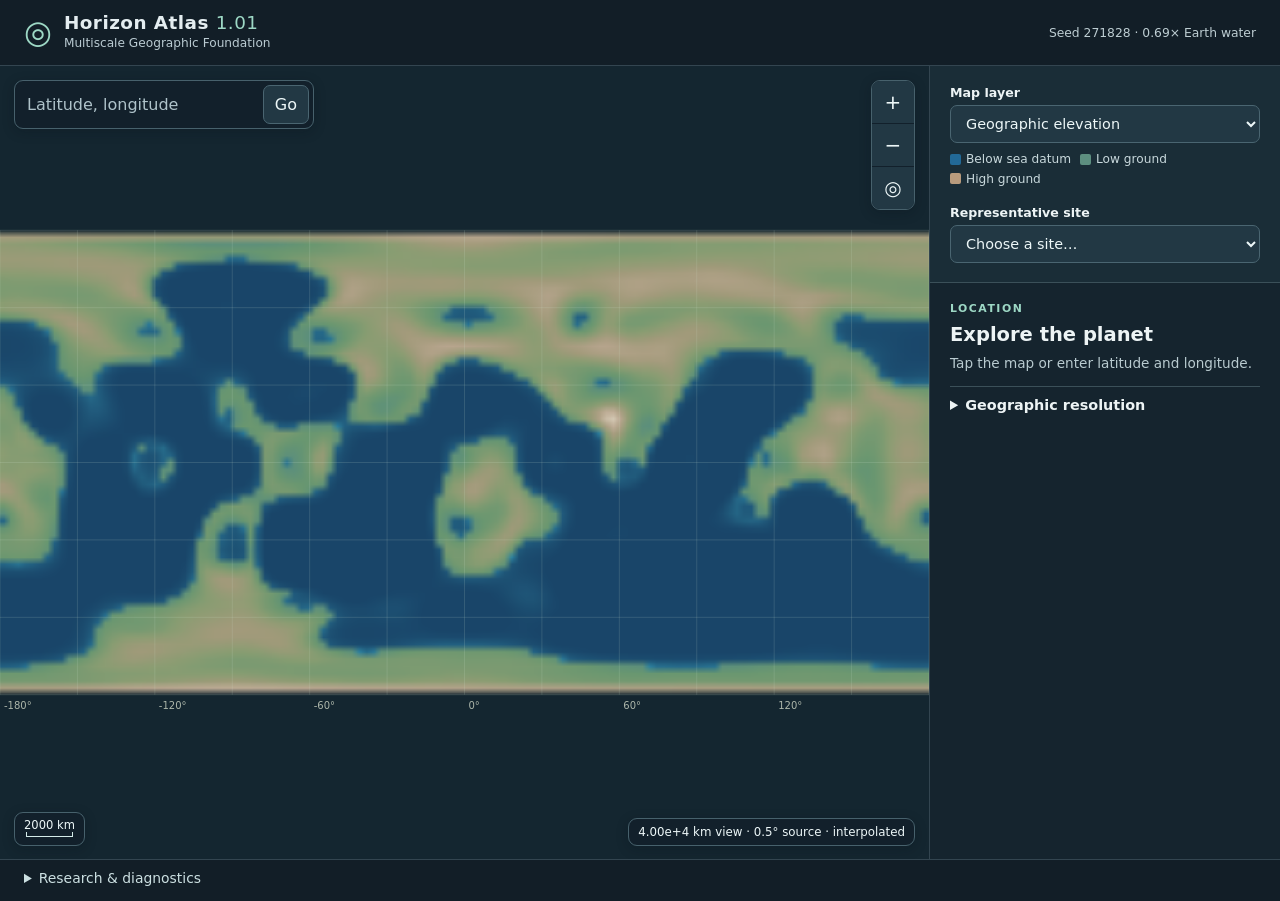
<file: horizon-atlas-1.01.html>
<!doctype html><html lang="en"><head><meta charset="utf-8"><meta name="viewport" content="width=device-width,initial-scale=1"><title>Horizon Atlas 1.01 — Multiscale Geographic Foundation</title><style>
:root{color-scheme:dark;font-family:system-ui,-apple-system,sans-serif;background:#0e1922;color:#e4edf0}*{box-sizing:border-box}body{margin:0}main{max-width:1180px;margin:0 auto;padding:18px}h1{font-size:1.5rem;margin:0 0 6px}p{color:#aebfc7;line-height:1.5;margin:6px 0 14px}canvas{display:block;width:100%;height:auto;image-rendering:auto;border-radius:8px;background:#254457;touch-action:manipulation}.layout{display:grid;grid-template-columns:1.1fr 1fr;gap:16px}.panel{border:1px solid #355467;border-radius:12px;padding:14px;background:#182b37;min-width:0}.head{display:flex;gap:8px;align-items:center;justify-content:space-between;flex-wrap:wrap;margin-bottom:10px}h2{font-size:1.04rem;margin:0}button,select{border:1px solid #56788a;background:#284455;border-radius:7px;padding:9px 11px;color:#ecf6f9;font:inherit;cursor:pointer}button.primary{background:#236c96;border-color:#4ba9dc}button:disabled{opacity:.45;cursor:default}.controls{display:flex;flex-wrap:wrap;gap:8px;align-items:center;margin:12px 0}.small{font-size:.84rem;color:#adc1cc;line-height:1.5}.status{padding:8px 10px;background:#203845;border-radius:7px;margin-top:10px;min-height:36px}.arrows{display:flex;gap:5px;align-items:center}.detailcanvas{image-rendering:pixelated}.intro{max-width:900px;margin-bottom:16px}.setting{display:flex;flex-wrap:wrap;align-items:center;gap:12px;margin:10px 0}.setting input{width:min(260px,50vw);accent-color:#5aafd6}.setting label{font-size:.91rem}.warning{color:#d9cb91}.detailcanvas{image-rendering:pixelated}summary{cursor:pointer}.inspection-controls button,.inspection-controls select{min-height:44px;min-width:44px}#inspection{margin-top:14px}#profile{background:#10232f}#selection:empty{display:none}@media(max-width:850px){.layout{grid-template-columns:1fr}main{padding:12px}}
#climateTables .table-scroll{overflow:auto;margin-bottom:16px}#climateTables table{border-collapse:collapse;width:100%;font-size:.84rem;font-variant-numeric:tabular-nums}#climateTables caption{text-align:left;font-weight:650;margin-bottom:5px}#climateTables th,#climateTables td{padding:5px 8px;border-bottom:1px solid #355467;text-align:right;white-space:nowrap}#climateTables th:first-child{text-align:left}#compare046{color:#a4dafa}#climateLegend{margin:7px 0}
#fine{margin-top:16px}#fine figure{margin:0;min-width:0}#fine figcaption{margin-bottom:6px;font-weight:600}.fine-maps{display:grid;grid-template-columns:repeat(2,minmax(0,1fr));gap:12px;max-width:880px}#fine canvas{image-rendering:pixelated;cursor:crosshair}#fine select{max-width:100%}@media(max-width:520px){.fine-maps{gap:6px}#fine figcaption{font-size:.8rem}}

#surfaceInventory{margin:0 0 16px;padding:12px}
#surfaceInventory summary{cursor:pointer;font-weight:650}
.surface-key{display:inline-flex;align-items:center;gap:.35em;margin:0 .65em .2em 0}
.surface-key i{width:.78em;height:.78em;border-radius:2px}
.atlas-header{height:66px;display:flex;align-items:center;justify-content:space-between;gap:12px;padding:0 24px;background:#121e27;border-bottom:1px solid #334550}
.atlas-brand{display:flex;gap:12px;align-items:center}.atlas-brand h1{font-size:1.15rem;letter-spacing:.025em;margin:0}.atlas-brand h1 span{color:#9dd8c5;font-weight:500}.atlas-brand p{margin:1px 0 0;font-size:.76rem;color:#bacbd2}.atlas-orbit{font-size:2rem;line-height:1;color:#9dd8c5}.atlas-world{font-size:.77rem;color:#bdcdd2;text-align:right}
.atlas-shell{display:grid;grid-template-columns:minmax(0,1fr) minmax(286px,350px);height:calc(100dvh - 107px);min-height:440px}
.atlas-map{position:relative;min-width:0;overflow:hidden;background:#142630;border-right:1px solid #334550}.atlas-map canvas{position:absolute;inset:0;width:100%;height:100%;border-radius:0;background:#142630;touch-action:none;cursor:grab;outline-offset:-3px}.atlas-map canvas:active{cursor:grabbing}
.atlas-search,.atlas-nav,.atlas-scale,.atlas-map-status,.atlas-error{position:absolute;background:#12212bf5;color:#edf7f8;border:1px solid #47616c;border-radius:9px;box-shadow:0 3px 12px #07111640}
.atlas-search{display:flex;top:14px;left:14px;width:min(300px,calc(100% - 80px));padding:4px;gap:3px}.atlas-search input{min-width:0;width:100%;border:0;background:transparent;padding:8px;color:#f1f8fa;font:inherit;border-radius:5px}.atlas-search input::placeholder{color:#afc3ca}.atlas-error{top:68px;left:14px;max-width:calc(100% - 80px);padding:8px;color:#ffd3a9;font-size:.82rem}
.atlas-shell button,.atlas-shell select{background:#223844;border-color:#4a6571;color:#edf7f8;min-height:38px}.atlas-shell button:hover{background:#315464}.atlas-shell :focus-visible,.atlas-research summary:focus-visible{outline:2px solid #9dd8c5}
.atlas-nav{right:14px;top:14px;display:grid;gap:1px;overflow:hidden}.atlas-nav button{font-size:1.25rem;width:42px;height:42px;padding:0;border:0;border-radius:0}
.atlas-scale{left:14px;bottom:13px;padding:5px 9px;font-size:.72rem}.atlas-scale i{display:block;border:1px solid #d4ebe9;border-top:none;height:5px;margin:0 auto 3px}.atlas-map-status{right:14px;bottom:13px;max-width:58%;padding:6px 9px;font-size:.74rem;text-align:right;pointer-events:none}
.atlas-panel{background:#15242e;overflow:auto;color:#edf4f5}.atlas-fields,.atlas-article{padding:19px 20px}.atlas-fields{background:#1a2d37;border-bottom:1px solid #3b5059}.atlas-fields label{display:block;font-size:.79rem;font-weight:650;margin:0 0 5px}.atlas-fields select{width:100%;font-size:.9rem}.atlas-legend{color:#c8d8dc;font-size:.76rem;line-height:1.5;margin:7px 0 15px}.atlas-swatch{display:inline-flex;align-items:center;gap:5px;margin-right:9px}.atlas-swatch i{border-radius:2px;width:11px;height:11px}.atlas-kicker{color:#9dd8c5;font-size:.68rem;letter-spacing:.14em;font-weight:700;margin-bottom:8px}.atlas-article h2{font-size:1.22rem}.atlas-article p{font-size:.85rem;margin:7px 0 13px;color:#b9cbd0}.atlas-facts{display:grid;grid-template-columns:repeat(2,minmax(0,1fr));gap:7px;margin:0 0 12px}.atlas-facts div{background:#213640;border-radius:7px;padding:8px}.atlas-facts dt{font-size:.72rem;color:#b9cbd0}.atlas-facts dd{margin:2px 0 0;font-size:.99rem;font-weight:650}.atlas-entry{border-top:1px solid #3b5059;padding:10px 0;font-size:.9rem}.atlas-entry summary{font-weight:600}.atlas-article button{font-size:.85rem}.atlas-article select{font-size:.86rem}.atlas-article #atlasFineControls{margin-bottom:10px}
.atlas-research{background:#121e27;border-top:1px solid #334550}.atlas-research>summary{min-height:41px;padding:10px 24px;font-size:.87rem;color:#cce0e2}.atlas-research main{padding-top:8px}.atlas-sr{position:absolute;width:1px;height:1px;overflow:hidden;clip-path:inset(50%)}
@media(max-width:720px),(max-width:1024px) and (pointer:coarse){.atlas-header{padding:0 13px;height:56px}.atlas-shell{display:block;height:auto;min-height:0}.atlas-map{height:calc(100dvh - 115px);min-height:285px;border-right:0}.atlas-panel{overflow:visible;border-top:1px solid #334550}.atlas-fields,.atlas-article{padding:14px 15px}.atlas-shell input,.atlas-shell select{font-size:16px}.atlas-nav button{width:44px;height:44px}.atlas-search button{min-height:44px}.atlas-search{left:10px;top:10px}.atlas-nav{top:10px;right:10px}.atlas-world{font-size:.67rem}.atlas-article{scroll-margin-top:8px}}
@media(max-width:720px) and (orientation:landscape),(max-width:1024px) and (pointer:coarse) and (orientation:landscape){.atlas-map{height:calc(100dvh - 56px);min-height:170px}}
.atlas-location-shortcut{display:none}.atlas-article h2:focus{outline-offset:4px}
@media(max-width:720px),(max-width:1024px) and (pointer:coarse){.atlas-location-shortcut:not([hidden]){display:block;position:absolute;right:14px;bottom:58px;padding:7px 12px;background:#142a36f5}.atlas-article h2{scroll-margin-top:12px}}
.atlas-layers-shortcut{display:none}.atlas-months{width:100%;border-collapse:collapse;font-size:.79rem;text-align:right;margin:8px 0 4px}.atlas-months caption{text-align:left;color:#b9cbd0;margin-bottom:6px}.atlas-months th,.atlas-months td{padding:4px;border-bottom:1px solid #3b5059}.atlas-months th:first-child,.atlas-months td:first-child{text-align:left}
@media(max-width:720px),(max-width:1024px) and (pointer:coarse){.atlas-layers-shortcut{display:block;position:absolute;left:14px;bottom:58px;padding:7px 12px;background:#142a36f5}.atlas-fields select{scroll-margin-top:15px}}
.atlas-fields .atlas-blend:not([hidden]){display:flex;align-items:center;gap:8px;margin:-5px 0 13px;font-weight:500}.atlas-fields .atlas-blend[hidden]{display:none}.atlas-blend input{width:17px;height:17px;accent-color:#9dd8c5;margin:0}
#atlasGeography {margin-top:12px} #atlasCompare {margin:8px 0} #atlasCompare select {width:100%} #atlasGeoReadout {overflow-wrap:anywhere;white-space:pre-line}
</style><script src="horizon-atlas-1.01/geography.js"></script></head><body><header class="atlas-header">
 <div class="atlas-brand"><span aria-hidden="true" class="atlas-orbit">◎</span><div><h1>Horizon Atlas <span>1.01</span></h1><p>Multiscale Geographic Foundation</p></div></div>
 <span class="atlas-world" id="atlasWorld">Loading world…</span>
</header>
<div class="atlas-shell">
 <section class="atlas-map" aria-label="Planet map">
  <canvas id="atlasCanvas" tabindex="0" aria-label="Planet map. Arrow keys pan, plus and minus zoom, Enter inspects the map center."></canvas>
  <form id="atlasSearch" class="atlas-search">
   <label class="atlas-sr" for="atlasCoords">Latitude, longitude</label>
   <input id="atlasCoords" autocomplete="off" spellcheck="false" placeholder="Latitude, longitude" required>
   <button type="submit">Go</button>
  </form>
  <div class="atlas-error" id="atlasError" role="alert" hidden></div>
  <div class="atlas-nav" aria-label="Map navigation">
   <button id="atlasPlus" title="Zoom in" aria-label="Zoom in">+</button>
   <button id="atlasMinus" title="Zoom out" aria-label="Zoom out">−</button>
   <button id="atlasHome" title="Fit planet" aria-label="Fit planet">◎</button>
  </div>
  <button id="atlasOpenLayers" class="atlas-layers-shortcut">Layers ↓</button>
  <button id="atlasOpenLocation" class="atlas-location-shortcut" hidden>Location ↓</button>
  <div class="atlas-scale"><span id="atlasScale"></span><i id="atlasBar"></i></div>
  <div class="atlas-map-status" id="atlasResolution" aria-live="polite">Preparing planet…</div>
 </section>
 <aside class="atlas-panel" aria-label="Atlas controls and location">
  <div class="atlas-fields">
   <label for="atlasLayer">Map layer</label>
   <select id="atlasLayer"></select>
   <div id="atlasLegend" class="atlas-legend"></div>
   <label class="atlas-blend" id="atlasBlendControl" hidden><input type="checkbox" id="atlasBlend"> Blend with terrain</label>
   <label for="atlasSites">Representative site</label>
   <select id="atlasSites"><option value="">Choose a site…</option></select>
  </div>
  <div class="atlas-article">
   <div class="atlas-kicker">LOCATION</div>
   <h2 id="atlasLocation" tabindex="-1">Explore the planet</h2>
   <p id="atlasPoint">Tap the map or enter latitude and longitude.</p>
   <div id="atlasFacts"></div>
   <div id="atlasFineControls" hidden>
    <button type="button" id="atlasFine">Preview legacy roughness</button>
    <label class="atlas-sr" for="atlasFineStep">Fine terrain sample spacing</label>
    <select id="atlasFineStep"><option value="64">64 m</option><option value="32">32 m</option><option selected value="16">16 m</option><option value="8">8 m</option><option value="4">4 m</option><option value="2">2 m</option></select>
   </div>
   <details class="atlas-entry" id="atlasGeography">
    <summary>Geographic resolution</summary>
    <div id="atlasCompare">
     <label for="atlasExtent">Compare at viewing width</label>
     <select id="atlasExtent"><option value="">Current map</option></select>
     <button id="atlasApplyExtent" type="button">Zoom to width</button>
    </div>
    <p id="atlasGeoReadout"></p>
   </details>
   <div id="atlasEntries"></div>
  </div>
 </aside>
</div>


<details class="atlas-research" id="atlasResearch"><summary>Research &amp; diagnostics</summary><main><h1>Atlas 0.01 reference tools</h1><p class="intro">Explore the vegetation and surface inventory, ecological composition, terrain, water, and connected land ice. Explore the planet, or <a href="#fine" style="color:#a4dafa">compare meter-scale terrain</a> in thirteen representative regions (including three contrasting river mouths).</p>
<details class="panel" id="surfaceInventory">
<summary>Snow, ice and volcanic surface inventory</summary>
<div class="controls">
<label for="surfaceMonth">Snow month</label><select id="surfaceMonth"><option value="0">January</option><option value="1">February</option><option value="2">March</option><option value="3">April</option><option value="4">May</option><option value="5">June</option><option value="6">July</option><option value="7">August</option><option value="8">September</option><option value="9">October</option><option value="10">November</option><option value="11">December</option></select>
<label for="surfaceSite">Representative site</label>
<select id="surfaceSite"><option value="">Select an inventory site…</option>
<option value="alpine">Alpine snow and ice</option><option value="polar">Polar glacier candidate</option>
<option value="tongue">Glacier ablation tongue</option><option value="cold">Seasonal snow at lower elevation</option><option value="dryMountain">Snow-free mountain</option><option value="volcanic1">Volcanic scenario site 1</option><option value="volcanic2">Volcanic scenario site 2</option><option value="volcanic3">Volcanic scenario site 3</option>
</select></div>
<p class="small" id="surfaceStats" aria-live="polite">Select an inventory map or open this panel to calculate global coverage.</p>
<p class="small">The planet maps sample 0.5° cell centers. Snow and ice areas use 0.25° quadrature with the inherited 0.5° land mask. Scenario source markers locate footprints too small for the planet pixels. Detail totals use the terrain grid and its local water mask.</p>
<p class="small"><strong>Candidate glaciers.</strong> A perennial snow bucket uses monthly climate, relief, slope aspect and potential melt. Accumulation needs ≥5 mm water equivalent at each month end, ≥8 mm annual surplus, firn supply and at least two connected 0.25° samples spanning ≥60 km². Thickness tapers to zero at unsupported cardinal edges. The bed graph routes 56% of remaining annual support to the steepest cardinal downhill neighbor. Loss, upstream area, terrain and temperature limit tongues. Thickness uses a 70 kPa driving-stress scale with a 3.5% slope floor and a 500 m cap. Resolution limits small valley glaciers. This diagnostic estimates neither velocity nor time evolution, and stores no water from the ocean budget.</p>
<p class="small"><strong>Illustrative volcanic scenario.</strong> Mantle forcing helps generate crust enrichment, so the overlap screen provides correlated evidence. The inherited geology has no mapped vents, dated eruptions or exposed volcanic lithologies. The scenario places at most 14 hypothetical sources, ≥360 km apart, where elevated screening overlaps dry land below 68° latitude, at least 280 m above sea datum, and with ≥0.8% local slope. Sites need three contiguous downhill nodes. A synthetic composition index uses 55% crust enrichment and 45% seeded variation, assigning evolved lava above 0.85 and mafic lava elsewhere. Evolved lava starts at a 30 m thickness scale and mafic lava at 18 m. Routes stop at uphill terrain or modeled water, with a 0.65 km step and at most 22 mafic or 12 evolved nodes. Proximal tephra tapers within 2.8 km. Relative age and composition are scenario assignments. Rain and age increase the weathering index. Deposit thickness is a surface field with no bed uplift.</p>
<p class="small"><strong>Ecological constraints.</strong> Persistent snow and ice cover the modeled soil and reduce plant suitability to zero. Simulated lava and tephra cap effective soil and plant suitability by material and weathering. The original soil and sediment ledger remain available beneath these fields. Seasonal snow is a separate monthly condition.</p>
<div class="controls"><label for="surfaceScenario"><input id="surfaceScenario" type="checkbox" checked> Apply scenario deposits to potential habitat</label></div>
<div class="small" id="volcanicSummary"></div>
</details>
<details class="panel"><summary>Ecological composition</summary>
<div class="controls"><label for="ecoSite">Compare environments</label><select id="ecoSite"><option value="">Select a site…</option></select></div>
<p class="small" id="ecoSiteStatus" role="status"></p>
<p class="small">Choose an Ecology layer on either map. Planet estimates use the half-degree grid and climate-derived substrate. Regional estimates add resolved soils, sediment, water access and coastal conditions. Tap a sample for fractions and drivers.</p>
<p class="small">Canopy, shrubs, herbs and moss may overlap vertically. The six ground materials partition exposed ground, including underneath vegetation. Stem density counts modeled trees per hectare. Maturity and disturbance pressure are relative indices inferred from rooting, drought, slope, saturation and exposure. Tree groups are fractions of modeled stems. The model uses inferred soil and grain properties, tidal salinity and relative eruption age. Stand age, species identities and sediment grain sizes are unresolved. The volcanic scenario switch also changes ecology.</p>
</details>
<details class="panel" id="objectCatalogPanel">
<summary>Vegetation and surface object catalog</summary>
<p class="small">Trees, clumps, patches, boulders and fallen logs are allocated from 054’s ecological fields. Open an inventory layer and tap the detailed map to see the objects assigned to a cell. Changing the view preserves the population. Tree crowns are grouped into small, medium and large cohorts, with local dimensions set by stem-weighted 054 height and crown area.</p>
<button type="button" id="objectShow">Show tree inventory</button>
<div style="overflow-x:auto"><table class="small" style="width:100%;text-align:left"><thead><tr><th>Object</th><th>Site requirements</th><th>Dimensions</th><th>Representation</th></tr></thead><tbody id="objectCatalog"></tbody></table></div>
<p class="small" id="objectFieldList"></p>
</details>
<div class="layout"><section class="panel"><div class="head"><h2>Planet</h2><span class="small" id="worldsummary">200 Myr · water setup</span></div><div class="setting"><label for="water">Ocean water inventory</label><input id="water" type="range" min="0.02" max="1.50" step="0.01" value="0.69" disabled><strong id="waterlabel">0.69× Earth</strong></div><div class="setting"><label for="mountainStrength">Mountain curvature</label><select id="mountainStrength"><option value="0">0 · original heights</option><option value="0.5">0.5 · subtle</option><option value="1">1 · moderate</option><option value="2" selected>2 · strong</option><option value="3">3 · extreme</option></select></div><div class="setting"><label for="mountainThreshold">Mountain threshold</label><select id="mountainThreshold"><option value="0">0 m · no threshold</option><option value="0.5" selected>500 m</option><option value="0.8">800 m</option><option value="1">1,000 m</option><option value="1.2">1,200 m</option></select></div><div class="setting"><label for="oceanStrength">Ocean-depth curvature</label><select id="oceanStrength"><option value="0">0 · original depths</option><option value="0.15">0.15 · subtle</option><option value="0.3" selected>0.3 · moderate</option><option value="0.5">0.5 · strong</option><option value="1">1 · extreme</option></select></div><div class="setting"><label for="oceanThreshold">Ocean-depth threshold</label><select id="oceanThreshold"><option value="0">0 m · no threshold</option><option value="1">1,000 m</option><option value="2">2,000 m</option><option value="3" selected>3,000 m</option></select></div><div class="small" id="scenarioSummary">Comparing relief settings…</div><div class="small" id="worldstatus">Water inventory is fixed at 0.69× Earth.</div><label class="small" for="globalLayer">Planet map</label> <select id="globalLayer"><option value="terrain">Terrain and rivers</option><option value="biome">Climate biome overview</option>
<option value="mean">Annual mean temperature</option><option value="warm">Warmest month</option>
<option value="cold">Coldest month</option><option value="rain">Annual precipitation</option>
<option value="pet">Annual adjusted PET</option><option value="ratio">Precipitation / adjusted PET</option>
<option value="snow">Snow share of precipitation</option><option value="growth">Climate-only vegetation factor</option><optgroup label="Surface inventory"><option value="cryosphere">Annual snow and land ice</option><option value="snowMonth">Monthly snow and land ice</option><option value="iceThickness">Candidate ice thickness</option><option value="iceZone">Glacier accumulation and tongues</option><option value="volcanic">Volcanic scenario deposits</option><option value="volcanicScreen">Thermal and enrichment screening</option></optgroup></select>
<div class="small" id="ecoGlobalLegend" hidden></div><div class="small" id="surfaceGlobalLegend" hidden></div><div class="small" id="climateLegend" hidden></div><div class="small" id="globalBiomeLegend" hidden></div><canvas id="global" width="720" height="360" aria-label="Select a location on the global map"></canvas><div class="controls"><button id="rugged">Find rugged land</button><button id="highest">Find highest land</button><button id="river">Major river</button><button id="source">Headwaters</button><button id="mouth">River mouth</button><button id="lake">Find a lake</button><select id="coastExample" aria-label="Find a coastal example"><option value="">Find a coast…</option><option value="1">Rocky shore</option><option value="2">Sandy coast</option><option value="3">Tidal flat</option><option value="4">River mouth sediment</option></select><button id="relief100">Find strong ~100 km relief</button></div><div class="small status" id="globalElevSummary">Calculating global elevations…</div><div class="small" id="picked">Select a point on the map.</div><p class="small" id="ecoGlobalProbe" hidden></p><p id="globalClimatePoint" class="small"></p><p id="surfaceGlobalProbe" class="small" hidden></p><p id="selection" class="small" role="status"></p></section>
<section class="panel"><div class="head"><h2>Detailed terrain</h2><select id="layer" aria-label="Detail map layer"><option value="terrain">Terrain and water</option><option value="coast">Coastal landforms</option><option value="relief">Shaded relief</option><option value="catchment">Channel hierarchy</option><option value="depth">Water depth</option><option value="moisture">Moisture</option><option value="material">Surface materials</option><option value="cover">Vegetation suitability</option><option value="biome">Climate biome</option><option value="habitat">Potential habitat</option><optgroup label="Surface inventory"><option value="cryosphere">Annual snow and land ice</option><option value="snowMonth">Monthly snow and land ice</option><option value="iceThickness">Candidate ice thickness</option><option value="iceZone">Glacier accumulation and tongues</option><option value="volcanic">Volcanic scenario deposits</option><option value="volcanicScreen">Thermal and enrichment screening</option></optgroup></select></div><canvas class="detailcanvas" id="detail" aria-label="Local terrain map" width="768" height="768"></canvas><div class="controls"><button class="primary" id="generate" disabled>Generate 3 × 3 tiles</button><div class="arrows"><button id="west" title="West">←</button><button id="north" title="North">↑</button><button id="south" title="South">↓</button><button id="east" title="East">→</button></div></div><div class="controls inspection-controls">
<label for="zoom">Map zoom</label><select id="zoom"><option value="1">1×</option><option value="3">3×</option><option value="9">9×</option><option value="27">27×</option><option value="81">81×</option></select>
<button id="focus" disabled>Focus example</button><button id="recenter" disabled>Center on point</button>
<button id="panW" aria-label="Pan map west">←</button><button id="panN" aria-label="Pan map north">↑</button><button id="panS" aria-label="Pan map south">↓</button><button id="panE" aria-label="Pan map east">→</button>
</div><p class="small" id="coastLegend" hidden>Gray · rocky shore | Sand · beaches, dunes and plains | Green · tidal flats and salt-marsh terrain (light green within tidal range) | Ochre · verified river-mouth sediment</p><p class="small" id="materialLegend" hidden>Gray · exposed bedrock | Brown · weathered mantle | Ochre · transported sediment. Tap a sample for thickness and composition.</p><div class="small" id="detailBiomeLegend" hidden></div><div class="small" id="ecoDetailLegend" hidden></div><div class="small" id="surfaceDetailLegend" hidden></div><div id="objectLegend" class="small" hidden></div>
<div id="scale" class="small"></div><div id="status" class="small status">No tile generated at this location.</div><div id="elevationSummary" class="small status" aria-live="polite">Generate detail to see elevation ranges in meters.</div><div id="lakeSummary" class="small status" aria-live="polite">Generate terrain to inspect lakes across the nine displayed tiles.</div><div id="elevationProbe" class="small status" aria-live="polite">Tap a generated tile to inspect its exact modeled elevation.</div><p class="small status" id="ecoDetailProbe" hidden></p><p class="small status" id="surfaceDetailProbe" hidden></p><p class="small status" id="biomeProbe" aria-live="polite" hidden></p><section id="objectInspector" hidden>
<h3>Inventory at the selected cell</h3>
<p class="small" id="objectReadout"></p>
<div class="controls"><label for="objectPlotMode">Plot view</label><select id="objectPlotMode"><option value="trees">Tree crowns</option><option value="surface">Understory and surface objects</option></select>
<button type="button" id="objectExport">Download cell inventory as JSON</button></div>
<canvas id="objectPlot" width="420" height="420" style="width:100%;max-width:420px;aspect-ratio:1" aria-label="Plan view of reconstructed inventory objects"></canvas>
</section><p id="sedimentSummary" class="small status" aria-live="polite" hidden></p><section id="inspection" hidden><h2>Water and terrain profile</h2><p class="small" id="diagnostics"></p><canvas id="profile" width="640" height="210" role="img" aria-label="Elevation profile"></canvas><p class="small" id="profileSummary"></p></section><div class="small" id="metrics"></div><div class="small">Tap the map to sample the terrain. Map pan stays inside the generated neighborhood. The arrows beside Generate move to neighboring tiles.</div></section></div>
<section class="panel" id="fine">
<div class="head"><h2>Meter-scale terrain</h2><span class="small">Routed channels + bank profiles</span></div>
<div class="controls">
<label for="fineSite">Modeled region</label><select id="fineSite">
<option value="">Choose a representative region</option>
<option value="0">Humid tropical lowland</option><option value="1">Arid upland</option>
<option value="2">Alpine terrain</option><option value="3">Major river valley</option>
<option value="4">Lake and watershed</option><option value="5">Intertidal ocean coast</option>
<option value="6">High-latitude tundra</option>
 <option value="7">Steep headwaters (routed)</option><option value="8">Moderate river valley (routed)</option><option value="9">Major river mouth (routed)</option><option value="10">Sheltered estuary</option><option value="11">Exposed river mouth</option><option value="12">Sediment-rich coastal mouth</option></select>
<button id="fineHere" disabled>Refine selected map point</button>
</div>
<p class="small" id="fineSiteInfo" role="status">Choose a region, or generate local terrain and tap a point on the detailed map.</p>
<div id="fineView" hidden>
<div class="controls">
<label for="fineStep">Sample spacing</label><select id="fineStep">
<option value="2">2 m</option><option value="4">4 m</option><option value="8" selected>8 m</option><option value="16">16 m</option><option value="32">32 m</option><option value="64">64 m</option>
</select>
<label for="fineLayer">Refined view</label><select id="fineLayer"><option value="terrain">Shaded elevation</option><option value="delta">Elevation change</option><option value="aquatic">Aquatic environments</option></select>
<div class="arrows"><button id="fineW" aria-label="Pan fine view west">←</button><button id="fineN" aria-label="Pan fine view north">↑</button><button id="fineS" aria-label="Pan fine view south">↓</button><button id="fineE" aria-label="Pan fine view east">→</button></div>
<button id="fineHome">Recenter fine view</button>
</div>
<div class="fine-maps">
<figure><figcaption>046 regional surface, interpolated</figcaption><canvas id="fineBase" width="257" height="257" aria-label="Interpolated baseline terrain"></canvas></figure>
<figure><figcaption id="fineCaption">050 coastal river mouths</figcaption><canvas id="fineResult" width="257" height="257" aria-label="Refined terrain"></canvas></figure>
</div>
<p class="small" id="fineScale"></p><p class="small" id="aquaticLegend" hidden>Colors: tan land · cyan freshwater river · turquoise tidal river · green-blue estuarine channel · ochre depositional estuary · dark blue coastal ocean · medium blue lake. These are process zones, not sharp salinity boundaries.</p>
<p class="small status" id="fineProbe" aria-live="polite"></p>
</div>
<details><summary class="small">How to read the refinement</summary><p class="small">Rivers use continuous centerlines derived from the inherited routed river segments, with discharge-dependent widths, stage and a bounded bank/terrace profile; standing water boundaries otherwise use inherited wetness contours. This is a geometric approximation, not a rerun of lake and river routing. Dry slopes develop small aligned erosion hollows, rock-controlled roughness and gentle sediment mounds. Refinement is pinned to inherited terrain vertices and is deterministic across fine chunks. Features with no inherited water connection are not invented. Routed reach geometry remains coarse (approx. kilometer-scale). River centerline smoothing and local bank cross sections are plausible interpolants, not measured channel migration, sediment flux, or full fluid hydraulics. Unmapped minor waterways retain approximate water contours; lake shorelines and tidal zones are still coarse. No groundwater, glacial erosion, migrating dunes or dynamic geomorphic evolution are added.</p></details>
</section>
<details class="panel" id="planetAudit" style="margin-top:16px"><summary>Planet climate and biome diagnostics</summary>
<p class="small">Area weighting uses spherical 0.5° routing cells. Climate comes from the 1° grid with the inherited elevation correction for temperature and adjusted PET. Precipitation and snowfall retain the coarse-grid climate. Land excludes globally inundated cells. P/PET and snow percentages are averages of cell ratios weighted by area. Comparison groups can differ in latitude, elevation and geography. Local lakes, coasts, soils and habitats are resolved only in generated tiles.</p>
<div class="controls"><button id="climateExport">Export diagnostic tables (CSV)</button><a id="compare046" target="_blank" rel="noopener" href="horizon-046.html">Open Horizon 046 for comparison ↗</a></div>
<p class="small" id="auditScenario"></p>
<div id="climateTables"></div>
<p class="small">The climate-only vegetation factor uses rainfall-derived wetness and annual temperature from the detail suitability formula. It omits substrate, channels, lakes and tidal effects. A low factor marks a climatic constraint. High values can still coincide with thin or absent soil locally. Soil and vegetation flags apply to selected generated samples. PET and snowfall are parameterized proxies. The model has no ocean currents, coupled atmospheric circulation, glacier dynamics, measured soils or vegetation succession. The tables test the behavior of this modeled planet.</p>
</details>
<details class="panel" style="margin-top:16px"><summary>Technical notes and saved terrain</summary><p class="small">This experiment retains Horizon 030's underlying geological elevation field. Each rock elevation is compared with the original calculated sea level. Above this level, only elevation beyond the mountain threshold is amplified quadratically; below it, only depth beyond the ocean threshold is amplified. Each side has its own curvature strength. The modified surface is used to recalculate sea level from the selected water inventory, then climate and global drainage. This is a deliberately artificial landform exaggeration, not simulated tectonic uplift or trench subduction; it cannot create missing ridges and valleys. Ocean volume is conserved, but coastline and land coverage may change.</p><p class="small">The global elevation summary uses the interpolated 0.5° routing grid; it cannot find individual mountain summits or resolve 100 km landforms at high fidelity. The strongest-relief diagnostic samples land elevation at 25 and 50 km geodesic distances in twelve compass directions, avoiding latitude distortion. It is still a coarse-grid estimate, not a measured local mountain range.</p><p class="small">The global 0.5° routing graph supplies shared boundary stages and mean flows. Geographic tiles use terrain-weighted routing and discharge-dependent channel cross sections. Small channels become visible in Channel hierarchy. The polar caps use a separate 50 km grid with terrain and environmental fields. Polar channel refinement is pending. Land below sea datum retains the 037 inundation rule. Horizon 040 lake footprints, beds and annual stages carry forward. The annual budget uses land runoff, liquid rainfall on the lake, potential evaporation and 120 mm/year seepage. Monthly net input uses the annual footprint and precedes overflow. It estimates neither changing stage nor seasonal release. Sampled shorelines can leave an annual residual. Spill-capable lakes release water only where a cardinal outlet reaches a lower routed channel or resolved coastal water. Outlet search allows a 0.5 m notch at the shore and at most 5 m of stage incision at a channel join. The solver covers tile-interior basins. Detailed discharge removes intercepted runoff and returns verified overflow once. Shared gates still use coarse-world stages and flows. Lake corrections end at the local tile and do not change neighboring inflows or the planetary graph. The sediment inventory uses the inherited geometric cuts as one-time sources. It traces downhill samples within a tile into identified lake catchments or displayed channels. Lakes trap delivered material up to the modeled bed capacity. Excess stays unplaced in the lake tally. Lake outlets carry water only. Sediment can leave a tile at a routed shared land gate or a verified marine mouth. The next tile receives no sediment imports. Material without a supported route or deposit site stays in the unplaced tally. Deposit thickness uses 35% pore space and fits within the inherited terrain envelope. Soil is part of the weathered mantle. The rock enrichment and sand/gravel versus silt/clay fractions are broad composition proxies. The ledger covers a single generation pass with no time interval. Shallow beds and low banks use fixed settling fractions and thickness caps. Grain fractions track the source mixture. Inherited bank and coastal grading is reported separately from routed sediment. The probe shows the local weathered mantle.</p><p class="small">Coastal terrain uses nearby slopes, a composition-based rock-strength proxy, eight sampled wave-fetch directions out to 96 km, and rainfall and relief as an erosion proxy. Sheltered shores use a synthetic tidal half-range of 0.8–2.6 m. The tide proxy limits where intertidal terrain is indicated. Land and seabed are regraded near sea level while preserving wet and dry footprints. The inherited river-mouth landform proxy follows the channel direction and tapers within 4.5 km. Routed deposits in this version are limited to the verified mouth sample. The coastal pass keeps the global sea datum and annual lake and river budgets. Fine shoreline smoothing uses a local sample-weighted contour and changes only the display-level geometry; it does not update sea-volume or sediment budgets. Its local seabed adjustments are outside the global water inventory calculation. The grid resolves broad beach and dune terrain and potential marsh substrate. Individual dunes, marsh vegetation, surge, alongshore transport, tidal circulation and estuary mixing are unresolved.</p><p class="small">Horizon 046 uses the sea-level temperature gradient and seasonal cycle introduced in 045 for an Earth-like climate. Ocean influence weakens with distance inland on the 1° climate grid. Elevation cools land by 6.2 °C/km. Monthly temperatures feed evaporation demand, atmospheric moisture capacity, rain and snow partitioning, runoff and the biome estimates. This model approximates maritime moderation and has no ocean-current heat transport.</p><p class="small">Climate biomes estimate potential vegetation from monthly temperature, precipitation, snow and evaporation demand. The planet overview uses coarse climate and elevation. Detail adjusts temperature for local altitude and maps habitat overrides from the final land surface, coast, substrate and inland water. Riparian wetness and low height above nearby water are proxies for a shallow water table. The classification has no groundwater, glacier, plant population or succession simulation. Local habitat detail is limited by grid spacing and the extent of the terrain and hydrology models.</p><div class="controls"><button id="clear">Reset experiment and delete saved tiles</button><span class="small" id="storage"></span></div></details>
</main></details>
<script id="horizonWorld">"use strict";
// 1. A fixed spherical grid. Geological quantities are stored per cell.
const R=6371000, W=180, H=90, N=W*H, SEED=271828;
const CELL_D_LON=2*Math.PI/W, CELL_D_LAT=Math.PI/H;
const DT_YEARS=500000, DT_MYR=0.5, STEPS=400, SNAP_INTERVAL=10;
const THERMAL_DIFFUSIVITY=1e-6; // m²/s, representative solid silicate
const SEC_PER_YEAR=365.25*86400;
const MANTLE_DENSITY=3300, CRUST_DENSITY=2900;
const INITIAL_CRUST_M=30000, INITIAL_SHELL_AGE_YEARS=100000;
const MAX_BASAL_SPEED_M_PER_YEAR=0.025; // 2.5 cm/year
const idx=(row,col)=>row*W+((col%W)+W)%W;
const latitude=row=>Math.PI/2-(row+0.5)*CELL_D_LAT;
const clamp=(x,lo,hi)=>Math.max(lo,Math.min(hi,x));
const smooth=t=>{t=clamp(t,0,1);return t*t*(3-2*t)};
function hash(x,y,z){let n=Math.imul(x,374761393)+Math.imul(y,668265263)+Math.imul(z,1442695041)+SEED;n=Math.imul(n^(n>>>13),1274126177);return ((n^(n>>>16))>>>0)/4294967295;}
function noise(x,y,z){const a=Math.floor(x),b=Math.floor(y),c=Math.floor(z),fx=smooth(x-a),fy=smooth(y-b),fz=smooth(z-c);let n=0;for(let k=0;k<2;k++)for(let j=0;j<2;j++)for(let i=0;i<2;i++)n+=hash(a+i,b+j,c+k)*(i?fx:1-fx)*(j?fy:1-fy)*(k?fz:1-fz);return n*2-1;}
function position(lat,lon){return [Math.cos(lat)*Math.cos(lon),Math.cos(lat)*Math.sin(lon),Math.sin(lat)];}
// 2. A broad, prescribed mantle thermal pattern, with no pixel-by-pixel noise.
const mantleField=new Float64Array(N), area=new Float64Array(N), crust0=new Float64Array(N);
let initialVolume=0;
for(let row=0;row<H;row++){
  const north=Math.PI/2-row*CELL_D_LAT,south=north-CELL_D_LAT;
  const cellArea=R*R*CELL_D_LON*(Math.sin(north)-Math.sin(south));
  for(let col=0;col<W;col++){
    const i=idx(row,col), lon=-Math.PI+(col+.5)*CELL_D_LON;
    const [x,y,z]=position(latitude(row),lon);
    mantleField[i]=0.75*noise(x*2.1+4,y*2.1-3,z*2.1)+0.3*noise(x*3.6,y*3.6,z*3.6+7);
    area[i]=cellArea;crust0[i]=INITIAL_CRUST_M; initialVolume+=INITIAL_CRUST_M*cellArea;
  }
}
// 3. Move crust across shared edges. Every loss is an equal gain elsewhere.
function moveMaterial(thickness, damaged, elapsedMyr){
  const mobility=Math.exp(-Math.max(0,shellThicknessKm(elapsedMyr)-12)/20);
  const delta=new Float64Array(N), outgoing=new Float64Array(N);
  const transfers=[];
  function edge(a,b,distance,edgeLength){
    const difference=mantleField[a]-mantleField[b];
    // Basal forcing moves material toward cooler mantle regions. Thickened crust
    // spreads outward under its own weight, opposing unlimited pile-up.
    const basal=MAX_BASAL_SPEED_M_PER_YEAR*clamp(difference/0.18,-1,1);
    const gravitationalRelaxation=0.065*(thickness[a]-thickness[b])/INITIAL_CRUST_M;
    const velocity=clamp((basal+gravitationalRelaxation)*mobility,-0.05,0.05);
    const source=velocity>=0?a:b, dest=velocity>=0?b:a;
    // Transport volume in cubic meters. Limiting is handled after all edges
    // have been evaluated, so a cell cannot be overdrawn by multiple edges.
    const volume=Math.abs(velocity)*DT_YEARS*edgeLength*thickness[source];
    transfers.push([source,dest,volume]);outgoing[source]+=volume;
  }
  for(let row=0;row<H;row++){
    const lat=latitude(row), lonFace=R*CELL_D_LAT;
    for(let col=0;col<W;col++){
      const a=idx(row,col),east=idx(row,col+1);
      edge(a,east,Math.max(1000,R*Math.cos(lat)*CELL_D_LON),lonFace);
      if(row+1<H){
        const b=idx(row+1,col),latBoundary=Math.PI/2-(row+1)*CELL_D_LAT;
        edge(a,b,R*CELL_D_LAT,R*Math.max(0,Math.cos(latBoundary))*CELL_D_LON);
      }
    }
  }
  // Retain at least 5 km of crust under this simple non-subducting model.
  // Flux is rescaled per source, preserving equal-and-opposite transfers.
  const scale=new Float64Array(N);
  for(let i=0;i<N;i++){
    const available=Math.max(0,(thickness[i]-5000)*area[i]);
    scale[i]=outgoing[i]>0?Math.min(1,available/outgoing[i]):1;
  }
  for(const [source,dest,requested] of transfers){
    const volume=requested*scale[source];
    delta[source]-=volume;delta[dest]+=volume;
  }
  const next=new Float64Array(N),weak=new Float64Array(N);
  for(let i=0;i<N;i++){
    next[i]=thickness[i]+delta[i]/area[i];
    // Only net shortening (thickening), not all incoming material,
    // contributes to this persistent deformation indicator.
    const shortening=Math.max(0,delta[i]/area[i]/Math.max(1,thickness[i]));
    const stress=smooth((shortening-0.001)/0.012);
    weak[i]=clamp(damaged[i]*0.9985+stress*0.018,0,1);
  }
  return {thickness:next,damage:weak};
}

function shellThicknessKm(myr){
  const totalYears=INITIAL_SHELL_AGE_YEARS+myr*1e6;
  return 2*Math.sqrt(THERMAL_DIFFUSIVITY*totalYears*SEC_PER_YEAR)/1000;
}
// 4. Two copies share the SAME Horizon 009 thickness evolution.
//    B alone evolves a scalar fraction of more buoyant crustal material.
const ENRICHED_DENSITY=2700, PRIMARY_DENSITY=CRUST_DENSITY;
const PROCESS_RATE_PER_MYR=0.010; // illustrative, NOT an independently derived melt-production rate
function updateComposition(oldFraction, thickness){
  const next=new Float64Array(N);
  for(let i=0;i<N;i++){
    const thermalOpportunity=smooth((mantleField[i]+0.12)/0.40);
    const thickeningOpportunity=smooth((thickness[i]-32000)/10000);
    const processing=0.85*thermalOpportunity+0.15*thickeningOpportunity;
    // First-order processing, slowing as local source material is exhausted.
    next[i]=clamp(oldFraction[i]+PROCESS_RATE_PER_MYR*DT_MYR*processing*(1-oldFraction[i]),0,1);
  }
  return next;
}
const A=[], B=[];
let thick=crust0.slice(),damage=new Float64Array(N),fraction=new Float64Array(N);
for(let step=0;step<=STEPS;step++){
  if(step%SNAP_INTERVAL===0){
    const time=step*DT_MYR;
    A.push({time,thickness:thick.slice()});
    B.push({time,thickness:thick.slice(),fraction:fraction.slice()});
  }
  if(step<STEPS){
    ({thickness:thick,damage}=moveMaterial(thick,damage,(step+1)*DT_MYR));
    fraction=updateComposition(fraction,thick);
  }
}


const $=id=>document.getElementById(id);
const EARTH_OCEAN_KM3=1.332e9;
const PLANET_AREA_KM2=4*Math.PI*(R/1000)**2;
const MAX_INVENTORY=1.5;

const waterArea=Array.from(area,a=>a/1e6);
let cacheAge=-1, cache=null;
function density(f){return PRIMARY_DENSITY+(ENRICHED_DENSITY-PRIMARY_DENSITY)*f;}
function elevationKm(t,f){return (t*(MANTLE_DENSITY-density(f))-INITIAL_CRUST_M*(MANTLE_DENSITY-PRIMARY_DENSITY))/(MANTLE_DENSITY*1000);}
function geomAt(time){
  if(cacheAge===time)return cache;
  const world=B[time/5], elev=new Float64Array(N);
  let min=Infinity,max=-Infinity;
  const pairs=new Array(N);
  for(let i=0;i<N;i++){
    const z=elevationKm(world.thickness[i],world.fraction[i]);
    elev[i]=z;min=Math.min(min,z);max=Math.max(max,z);
    pairs[i]=[z,waterArea[i]];
  }
  pairs.sort((a,b)=>a[0]-b[0]);
  const heights=new Float64Array(N),prefixArea=new Float64Array(N+1),prefixZArea=new Float64Array(N+1);
  for(let i=0;i<N;i++){
    const [z,a]=pairs[i]; heights[i]=z;
    prefixArea[i+1]=prefixArea[i]+a;prefixZArea[i+1]=prefixZArea[i]+a*z;
  }
  cacheAge=time;cache={world,elev,min,max,heights,prefixArea,prefixZArea};
  return cache;
}
function belowCount(g,h){
  let lo=0,hi=N;
  while(lo<hi){const mid=(lo+hi)>>1;if(g.heights[mid]<h)lo=mid+1;else hi=mid;}
  return lo;
}
function waterVolume(g,h){const n=belowCount(g,h);return Math.max(0,h*g.prefixArea[n]-g.prefixZArea[n]);}
function levelFromWater(g,volKm3){
  if(volKm3<=0)return g.min;
  let lo=g.min,hi=g.max+volKm3/PLANET_AREA_KM2+1;
  for(let k=0;k<43;k++){
    const mid=(lo+hi)/2;
    if(waterVolume(g,mid)<volKm3)lo=mid;else hi=mid;
  }
  return (lo+hi)/2;
}
// Longitude wraps, and the polar rows connect across the pole at reversed longitude.
function connectedWater(elev,level){
  const wet=new Uint8Array(N),owner=new Int32Array(N),queue=new Int32Array(N);
  owner.fill(-1);
  for(let i=0;i<N;i++)wet[i]=elev[i]<level?1:0;
  const components=[];
  for(let start=0;start<N;start++){
    if(!wet[start]||owner[start]!==-1)continue;
    const cid=components.length;let head=0,tail=1,a=0;
    queue[0]=start;owner[start]=cid;
    while(head<tail){
      const i=queue[head++],row=Math.floor(i/W),col=i%W;
      a+=waterArea[i];
      const neighbors=[idx(row,col-1),idx(row,col+1),
        row>0?idx(row-1,col):idx(0,col+W/2),
        row<H-1?idx(row+1,col):idx(H-1,col+W/2)];
      for(const j of neighbors){if(wet[j]&&owner[j]===-1){owner[j]=cid;queue[tail++]=j;}}
    }
    components.push(a);
  }
  let main=-1,largest=0;
  components.forEach((a,i)=>{if(a>largest){largest=a;main=i;}});
  const ocean=new Uint8Array(N),inland=new Uint8Array(N);
  let oceanArea=0,inlandArea=0,landArea=0,waterVolumeCheck=0;
  for(let i=0;i<N;i++){
    if(wet[i]){
      waterVolumeCheck+=waterArea[i]*(level-elev[i]);
      if(owner[i]===main){ocean[i]=1;oceanArea+=waterArea[i];}
      else {inland[i]=1;inlandArea+=waterArea[i];}
    } else landArea+=waterArea[i];
  }
  return {ocean,inland,wet,oceanArea,inlandArea,landArea,waterVolumeCheck,basins:components.length-(main>=0?1:0)};
}

const REGION_X_KM=240,REGION_Y_KM=160, RW=256,RH=172, RN=RW*RH;
const localIndex=(r,c)=>r*RW+c;
// The geological grid has no actual pole vertex. Its first/last latitude
// rings otherwise create different heights at the *same physical pole*
// depending on longitude. A smooth, longitude-independent polar limit
// removes that coordinate singularity without changing any source cells.
const poleRingMeans=new WeakMap();
function poleMean(field,north){
 let pair=poleRingMeans.get(field);
 if(!pair){
  let n=0,s=0;
  for(let c=0;c<W;c++){n+=field[idx(0,c)];s+=field[idx(H-1,c)];}
  pair=[n/W,s/W];poleRingMeans.set(field,pair);
 }
 return pair[north?0:1];
}
function localSample(field,lat,lon){
  // Bilinear sampling over cell centers on the spherical grid.
  const gx=((lon+Math.PI)/(2*Math.PI)*W-.5+W)%W;
  const gy=clamp((Math.PI/2-lat)/Math.PI*H-.5,0,H-1.00001);
  const x0=Math.floor(gx),y0=Math.floor(gy),u=gx-x0,v=gy-y0;
  const x1=(x0+1)%W,y1=Math.min(H-1,y0+1);
  const a=field[idx(y0,x0)],b=field[idx(y0,x1)];
  const c=field[idx(y1,x0)],d=field[idx(y1,x1)];
  const ordinary=(a*(1-u)+b*u)*(1-v)+(c*(1-u)+d*u)*v;
  // Within 6 degrees of either pole, the unresolved longitudinal structure
  // gradually converges to a single pole height. This is interpolation,
  // not new mountains or erosion. smooth() has zero endpoint slope.
  const polarLatitude=Math.abs(lat)*180/Math.PI;
  if(polarLatitude<=84)return ordinary;
  const blend=smooth((polarLatitude-84)/6);
  return ordinary*(1-blend)+poleMean(field,lat>=0)*blend;
}
function seededTerrainDetail(lat,lon){
  // Fine-scale initial variability is a small perturbation, not the source
  // of the continents, basins, or overall relief.
  const [x,y,z]=position(lat,lon);
  return 0.09*noise(x*360+6,y*360,z*360)+0.028*noise(x*1050,y*1050+13,z*1050);
}

function variantGeometry(time){
  const original=geomAt(time), frac=original.world.fraction, baselineT=original.world.thickness;
  const maturity=smooth(time/150);
  const elev=new Float64Array(N), thickness=new Float64Array(N), densityB=new Float64Array(N);
  let min=Infinity,max=-Infinity;
  const pairs=new Array(N);
  for(let i=0;i<N;i++){
    const f=frac[i];
    const targetT=7000+28000*f;
    const t=baselineT[i]+maturity*(targetT-INITIAL_CRUST_M);
    const rho=density(f)+maturity*((3000-300*f)-density(f));
    const buoyancy=t*(MANTLE_DENSITY-rho)-INITIAL_CRUST_M*(MANTLE_DENSITY-PRIMARY_DENSITY);
    // Airy-type estimate with a reduced restoring density for submerged columns.
    const z=buoyancy/(buoyancy>=0?MANTLE_DENSITY:(MANTLE_DENSITY-1000))/1000;
    thickness[i]=t;densityB[i]=rho;elev[i]=z;
    min=Math.min(min,z);max=Math.max(max,z);pairs[i]=[z,waterArea[i]];
  }
  pairs.sort((a,b)=>a[0]-b[0]);
  const heights=new Float64Array(N),prefixArea=new Float64Array(N+1),prefixZArea=new Float64Array(N+1);
  for(let i=0;i<N;i++){
    heights[i]=pairs[i][0];prefixArea[i+1]=prefixArea[i]+pairs[i][1];
    prefixZArea[i+1]=prefixZArea[i]+pairs[i][0]*pairs[i][1];
  }
  return {world:original.world,elev,min,max,heights,prefixArea,prefixZArea,thickness,densityB};
}

const CW=360, CH=180, CN=CW*CH;
const MONTHS=['January','February','March','April','May','June','July','August','September','October','November','December'];
const cindex=(row,col)=>row*CW+((col%CW)+CW)%CW;

let climateCache=null;
function latAt(row){return 90-(row+.5)*180/CH;}
const CLIMATE_LAPSE=6.2; // degrees Celsius per kilometer above sea level

function distanceToOcean(marine){
  const distance=Float32Array.from(marine,ocean=>ocean?0:Infinity);
  const rowKm=Math.PI*R/(1000*CH), equatorKm=2*Math.PI*R/(1000*CW);
  const columnKm=Array.from({length:CH},(_,r)=>equatorKm*Math.cos(latAt(r)*Math.PI/180));
  // Alternating chamfer passes approximate nearest ocean on the wrapped grid.
  for(const step of [1,-1,1,-1]){
    const first=step===1?0:CH-1, firstColumn=step===1?0:CW-1;
    for(let j=0;j<CH;j++){
      const r=first+j*step, previous=r-step, hasPrevious=j>0;
      const diagonal=hasPrevious?Math.hypot(rowKm,(columnKm[r]+columnKm[previous])/2):0;
      for(let k=0;k<CW;k++){
        const c=firstColumn+k*step,i=cindex(r,c);
        if(marine[i])continue;
        let next=Math.min(distance[i],distance[cindex(r,c-step)]+columnKm[r]);
        if(hasPrevious)next=Math.min(next,distance[cindex(previous,c)]+rowKm,
          distance[cindex(previous,c-1)]+diagonal,distance[cindex(previous,c+1)]+diagonal);
        distance[i]=next;
      }
    }
  }
  return distance;
}

function temperatureProfile(lat,maritime,aboveSea){
  const sine=Math.sin(lat*Math.PI/180), latitude=Math.abs(sine);
  // Maritime air has a smaller annual swing and milder high-latitude winters.
  // These smooth, Earth-like reference curves represent sea-level monthly means.
  const inlandMean=27-50*latitude**2.75, marineMean=27-32*latitude**2.2;
  const inlandAmplitude=25*latitude**1.3, marineAmplitude=9.5*latitude;
  return {
    mean:mix(inlandMean,marineMean,maritime)-CLIMATE_LAPSE*aboveSea,
    amplitude:Math.sign(sine)*mix(inlandAmplitude,marineAmplitude,maritime)
  };
}

function climateAt(g,waterLevel){
  const elev=new Float32Array(CN),marine=new Uint8Array(CN),meanTemp=new Float32Array(CN);
  for(let r=0;r<CH;r++)for(let c=0;c<CW;c++){
    const i=cindex(r,c),lat=(90-(r+.5))*Math.PI/180,lon=(-180+c+.5)*Math.PI/180;
    elev[i]=localSample(g.elev,lat,lon);
    marine[i]=elev[i]<waterLevel?1:0;
  }
  const oceanDistance=distanceToOcean(marine);
  const thermalMean=new Float32Array(CN), thermalAmplitude=new Float32Array(CN);
  for(let r=0;r<CH;r++)for(let c=0;c<CW;c++){
    const i=cindex(r,c), maritime=Math.exp(-oceanDistance[i]/430);
    const profile=temperatureProfile(latAt(r),maritime,Math.max(0,elev[i]-waterLevel));
    thermalMean[i]=profile.mean;
    thermalAmplitude[i]=profile.amplitude;
  }
  const months=Array.from({length:12},()=>({temp:new Float32Array(CN),rain:new Float32Array(CN),rainLiquid:new Float32Array(CN),pet:new Float32Array(CN),snow:new Float32Array(CN)}));
  const annual=new Float32Array(CN), snowYear=new Float32Array(CN);
  // Three zonal circuits per latitude/month let an upwind moisture supply traverse
  // the map seam while adjusting to the terrain. No arbitrary geography masks.
  for(let m=0;m<12;m++){
    const out=months[m];
    const season=Math.cos(2*Math.PI*(m-6)/12);
    const itcz=9*season; // seasonal displacement of the tropical rain belt, degrees
    for(let r=0;r<CH;r++){
      const lat=latAt(r),absLat=Math.abs(lat),latRad=lat*Math.PI/180;
      const westward=absLat<30 || absLat>65;
      // Trade winds predominantly blow westward; mid-latitude westerlies eastward.
      const step=westward?-1:1;
      const initial=step===1?0:CW-1;
      const tropic=Math.exp(-Math.pow((lat-itcz)/17,2));
      // Storm tracks migrate poleward in local summer, equatorward in winter.
      // A modest winter enhancement represents stronger extratropical disturbances.
      const localSeason=season*Math.tanh(lat/18);
      const stormCenter=53+7*localSeason;
      const storm=Math.exp(-Math.pow((absLat-stormCenter)/14,2));
      const stormStrength=1-0.24*localSeason;
      const rainFactor=0.11+0.82*tropic+0.56*storm*stormStrength;
      let vapor=0.66;
      // Only the last circuit is recorded; earlier laps establish periodic moisture.
      for(let pass=0;pass<3;pass++)for(let k=0;k<CW;k++){
        const c=(initial+step*k+CW)%CW,i=cindex(r,c);
        const prev=cindex(r,c-step),z=elev[i];
        const uphill=Math.max(0,z-elev[prev]);
        const downhill=Math.max(0,elev[prev]-z);
        const ocean=marine[i]===1;
        const localTemp=thermalMean[i]+thermalAmplitude[i]*season;
        const pet=Math.max(0,(16+3.3*Math.max(0,localTemp+5))*(0.68+0.32*Math.cos(latRad)));
        // Colder air supports less atmospheric water vapor. This smooth relative
        // capacity is an intentionally coarse approximation, not a humidity solver.
        const moistureCapacity=clamp(Math.exp((localTemp-15)/28),0.10,1.35);
        // Oceans resupply vapor; inland moisture supply weakens in cold seasons.
        if(ocean)vapor=Math.min(1.22,vapor*.82+0.28*moistureCapacity);
        else vapor=Math.max(vapor,(0.12+0.20*tropic+0.035*storm)*moistureCapacity);
        const uplift=clamp(uphill/1.25,0,1.8);
        const rain=Math.max(0,Math.min(430,
           vapor*(24+208*rainFactor+145*uplift)*(0.52+0.48*moistureCapacity)*(ocean?.82:1)
           * (1-0.30*clamp(downhill/2,0,1))));
        if(!ocean)vapor=Math.max(.045,vapor-rain/650);
        if(pass===2){
          out.temp[i]=localTemp;out.rain[i]=rain;out.pet[i]=pet;
          const snowFrac=clamp((2-localTemp)/5,0,1);
          out.snow[i]=rain*snowFrac;
          out.rainLiquid[i]=rain-out.snow[i];
          annual[i]+=rain;snowYear[i]+=out.snow[i];
          meanTemp[i]+=localTemp/12;
        }
      }
    }
  }
  return {elev,marine,months,annual,snowYear,meanTemp,waterLevel,oceanDistance};
}

const HW=720,HH=360,HN=HW*HH, HDEG=360/HW;
const hidx=(r,c)=>r*HW+((c%HW)+HW)%HW;
const hlat=r=>90-(r+.5)*180/HH;
const hlon=c=>-180+(c+.5)*360/HW;
const hydroArea=new Float64Array(HN);
for(let r=0;r<HH;r++){
  const top=(90-r*180/HH)*Math.PI/180,bot=(90-(r+1)*180/HH)*Math.PI/180;
  const a=(R/1000)**2*(2*Math.PI/HW)*(Math.sin(top)-Math.sin(bot));
  for(let c=0;c<HW;c++)hydroArea[hidx(r,c)]=a;
}
function hydroNeighbors(i){
  const r=(i/HW)|0,c=i%HW,list=[];
  for(let dr=-1;dr<=1;dr++)for(let dc=-1;dc<=1;dc++){
    if(!dr&&!dc)continue;
    const rr=r+dr;
    // At poles longitude reverses after crossing the pole.
    if(rr<0)list.push(hidx(0,c+dc+HW/2));
    else if(rr>=HH)list.push(hidx(HH-1,c+dc+HW/2));
    else list.push(hidx(rr,c+dc));
  }
  return list;
}
function hydroClimateRunoff(climate){
  const runoff=Array.from({length:12},()=>new Float32Array(CN));
  const snowEnd=new Float32Array(CN);
  // Repeat three idealized annual cycles to stabilize seasonal snow/soil stores.
  // These stores are not a model of glaciers or groundwater.
  for(let i=0;i<CN;i++){
    if(climate.marine[i])continue;
    let snow=0,soil=25;
    for(let cycle=0;cycle<3;cycle++)for(let m=0;m<12;m++){
      const x=climate.months[m],T=x.temp[i],snowIn=x.snow[i];
      snow+=snowIn;
      const melt=Math.min(snow,Math.max(0,T)*23);
      snow-=melt;
      const available=x.rainLiquid[i]+melt;
      const evaporated=Math.min(available+soil,x.pet[i]*.55);
      const excess=available+soil-evaporated;
      const nextSoil=Math.min(80,excess);
      const runoffMm=Math.max(0,excess-nextSoil)+.09*nextSoil;
      soil=nextSoil*.91;
      if(cycle===2)runoff[m][i]=runoffMm;
    }
    snowEnd[i]=snow;
  }
  return {runoff,snowEnd};
}
function buildHydrology(g,level,climate){
  const elev=new Float32Array(HN),wet=new Uint8Array(HN);
  const graph=hydroClimateRunoff(climate),parent=new Int32Array(HN),filled=new Float32Array(HN);
  const visit=new Uint8Array(HN),queue=[],order=new Int32Array(HN);
  parent.fill(-1);
  // A compact binary min-heap, seeded by ALL existing water cells.
  function push(id,h){let p=queue.length;queue.push(id);while(p){const q=(p-1)>>1;if(filled[queue[q]]<=h)break;queue[p]=queue[q];p=q;}queue[p]=id;}
  function pop(){const first=queue[0],last=queue.pop();if(queue.length){let p=0;while(2*p+1<queue.length){let c=2*p+1;if(c+1<queue.length&&filled[queue[c+1]]<filled[queue[c]])c++;if(filled[queue[c]]>=filled[last])break;queue[p]=queue[c];p=c;}queue[p]=last;}return first;}
  let waterCells=0,lowest=0;
  for(let r=0;r<HH;r++)for(let c=0;c<HW;c++){
    const i=hidx(r,c),lat=hlat(r)*Math.PI/180,lon=hlon(c)*Math.PI/180;
    // Subgrid detail perturbs routing only, not underlying global geology.
    const [x,y,z]=position(lat,lon);
    const v=localSample(g.elev,lat,lon)+.018*noise(x*850,y*850,z*850);
    elev[i]=v;
    if(v<elev[lowest])lowest=i;
    if(v<level){wet[i]=1;visit[i]=1;filled[i]=v;push(i,v);waterCells++;}
  }
  // If there is no water, the lowest cell is a provisional terminal basin.
  if(!waterCells){visit[lowest]=1;wet[lowest]=1;filled[lowest]=elev[lowest];push(lowest,filled[lowest]);waterCells=1;}
  // Classify the largest water component as ocean; smaller disjoint bodies are
  // provisional inland seas/lakes. This is connectivity, not a water-budget test.
  const wetOwner=new Int32Array(HN), wetSizes=[];wetOwner.fill(-1);
  let wetGroup=0;
  for(let i=0;i<HN;i++){
    if(!wet[i]||wetOwner[i]!==-1)continue;
    let head=0,tail=1,weight=0;
    const bfs=[i];wetOwner[i]=wetGroup;
    while(head<tail){
      const j=bfs[head++];weight+=hydroArea[j];
      for(const n of hydroNeighbors(j))if(wet[n]&&wetOwner[n]===-1){wetOwner[n]=wetGroup;bfs.push(n);tail++;}
    }
    wetSizes.push(weight);wetGroup++;
  }
  let mainWet=-1;
  for(let g=0;g<wetSizes.length;g++)if(mainWet<0||wetSizes[g]>wetSizes[mainWet])mainWet=g;
  let count=0;
  while(queue.length){
    const i=pop();order[count++]=i;
    const nbs=hydroNeighbors(i);
    for(let n=0;n<nbs.length;n++){
      const j=nbs[n];if(visit[j])continue;
      visit[j]=1;parent[j]=i;
      // Priority flood creates a potential spillway when a dry basin has no lower exit.
      filled[j]=Math.max(elev[j],filled[i]+.000001);
      push(j,filled[j]);
    }
  }
  const discharge=Array.from({length:12},()=>new Float32Array(HN));
  const runoff=graph.runoff, localQ=new Float64Array(HN);
  const secs=365.25*86400/12;
  // Monthly hydrology inherits one year's snow/soil cycle; each cell contributes
  // water proportional to its spherical surface area, not map pixel count.
  for(let i=0;i<HN;i++){
    if(wet[i])continue;
    const r=(i/HW)|0,c=i%HW;
    const ci=cindex((r/2)|0,(c/2)|0),a=hydroArea[i];
    for(let m=0;m<12;m++){discharge[m][i]=runoff[m][ci]*.001*(a*1e6)/secs;localQ[i]+=discharge[m][i]/12;}
  }
  // Parent cells are always visited earlier than their children. Reverse order
  // accumulates all upstream water without losing flow at a region boundary.
  for(let k=count-1;k>=0;k--){
    const i=order[k],p=parent[i];if(p<0)continue;
    for(let m=0;m<12;m++)discharge[m][p]+=discharge[m][i];
  }
  const meanQ=new Float32Array(HN),upstreamArea=new Float64Array(HN);
  for(let i=0;i<HN;i++){
    upstreamArea[i]=wet[i]?0:hydroArea[i];
    for(let m=0;m<12;m++)meanQ[i]+=discharge[m][i]/12;
  }
  for(let k=count-1;k>=0;k--){const i=order[k],p=parent[i];if(p>=0)upstreamArea[p]+=upstreamArea[i];}
  const threshold=350; // m³/s: major flow corridors, not small headwater streams
  const rivers=[];
  let largest=0,maxQ=0,spilling=0;
  for(let i=0;i<HN;i++){
    if(!wet[i]&&parent[i]>=0&&meanQ[i]>=threshold&&upstreamArea[i]>15000){
      rivers.push(i);
      if(meanQ[i]>maxQ && !wet[parent[i]] && Math.abs(hlat((i/HW)|0))<68){largest=i;maxQ=meanQ[i];}
    }
    if(!wet[i]&&filled[i]>elev[i]+.01)spilling++;
  }
  return {elev,wet,wetOwner,mainWet,parent,filled,discharge,meanQ,upstreamArea,rivers,threshold,largest,maxQ,spilling,count,waterCells,order,localQ,lakeRunoff:runoff};
}


// --- Horizon 028 explorer: permanent world settings, no historical UI ---
// This release has its own tile schema and database.
const WORLD_AGE=200, TILE_RES=256, GENERATOR_VERSION='053-surfaces-v1';
const APP_CACHE='horizon-atlas-1.01-geography-1', LEGACY_CACHE='horizon-047-terrain-v1';
const baseModel=variantGeometry(WORLD_AGE);
let model=baseModel, mountainStrength=2, oceanStrength=.3, mountainThreshold=.5, oceanThreshold=3;
// Elevation units here are km. Anchor the transform to the unmodified
// water-level solution for the selected water inventory, then re-solve sea
// level against the modified rock surface. A fixed anchor avoids recursion.
function signedReliefModel(mountain, ocean, share, topThreshold, depthThreshold){
  if(mountain===0 && ocean===0)return baseModel;
  const anchor=levelFromWater(baseModel,share*EARTH_OCEAN_KM3);
  const z=baseModel.elev, n=z.length, altered=new Float64Array(n);
  const pairs=new Array(n);let mn=Infinity,mx=-Infinity;
  for(let i=0;i<n;i++){
    const d=z[i]-anchor;
    // All values in km. Preserve terrain within the thresholds, then amplify
    // only the excess height/depth. Continuity and monotonicity hold at both thresholds.
    const excess=d>=0?Math.max(0,d-topThreshold):Math.max(0,-d-depthThreshold);
    const h=anchor+d+(d>=0?1:-1)*(d>=0?mountain: ocean)*excess*excess/(d>=0?1:5);
    altered[i]=h;mn=Math.min(mn,h);mx=Math.max(mx,h);
    pairs[i]=[h,waterArea[i]];
  }
  pairs.sort((a,b)=>a[0]-b[0]);
  const heights=new Float64Array(n),prefixArea=new Float64Array(n+1),prefixZArea=new Float64Array(n+1);
  for(let i=0;i<n;i++){
    heights[i]=pairs[i][0];prefixArea[i+1]=prefixArea[i]+pairs[i][1];prefixZArea[i+1]=prefixZArea[i]+pairs[i][0]*pairs[i][1];
  }
  return {...baseModel,elev:altered,min:mn,max:mx,heights,prefixArea,prefixZArea};
}

let globalElevPoints=null;
let waterShare=.69, sea, climate, hydro, worldLocked=false;
function fmtHeight(m){return (m>=0?"+":"−")+Math.abs(Math.round(m)).toLocaleString("en-US");}
// True-distance diagnostic: sample elevations on two geodesic rings around
// every land grid point. Each bearing is 25 or 50 km from center, regardless
// of latitude; this is a sparse ~100 km diameter relief estimate.
const KM_RAD=1/6371;
function geodesicPoint(lat,lon,distKm,bearing){
 const arc=distKm*KM_RAD,sa=Math.sin(arc),ca=Math.cos(arc);
 const sn=Math.sin(lat),cs=Math.cos(lat);
 const phi=Math.asin(clamp(sn*ca+cs*sa*Math.cos(bearing),-1,1));
 const lambda=lon+Math.atan2(Math.sin(bearing)*sa*cs,ca-sn*Math.sin(phi));
 return [phi,Math.atan2(Math.sin(lambda),Math.cos(lambda))];
}
function reliefAtDistance(lat,lon){
 let lo=Infinity,hi=-Infinity,n=0;
 const center=localHydroElevation(lat,lon);
 if(center<sea)return null;
 lo=hi=center;n=1;
 for(const d of [25,50])for(let k=0;k<12;k++){
  const [a,b]=geodesicPoint(lat,lon,d,k*Math.PI/6);
  const h=localHydroElevation(a,b);
  if(h>=sea){lo=Math.min(lo,h);hi=Math.max(hi,h);n++;}
 }
 return n>=19?hi-lo:null; // avoid coastal relief dominated by missing ocean samples
}
function localHydroElevation(lat,lon){
 const gx=((lon+Math.PI)/(2*Math.PI)*720-.5+720)%720;
 const gy=clamp((Math.PI/2-lat)/Math.PI*360-.5,0,359);
 const x0=Math.floor(gx),y0=Math.floor(gy),tx=gx-x0,ty=gy-y0;
 const x1=(x0+1)%720,y1=Math.min(359,y0+1);
 const a=hydro.elev[hidx(y0,x0)],b=hydro.elev[hidx(y0,x1)];
 const c=hydro.elev[hidx(y1,x0)],d=hydro.elev[hidx(y1,x1)];
 return (a*(1-tx)+b*tx)*(1-ty)+(c*(1-tx)+d*tx)*ty;
}
let reliefScores=null;
function calculateGlobalElevSummary(){
 const z=hydro.elev;
 let maxLand=-Infinity,minLand=Infinity,minRock=Infinity;
 let highest=-1,lowestLand=-1,lowestRock=-1,reliefIndex=-1,reliefMax=-Infinity;
 reliefScores=new Float32Array(HN);
 for(let r=1;r<HH-1;r++)for(let c=0;c<HW;c++){
  const i=hidx(r,c),h=z[i];
  if(h<minRock){minRock=h;lowestRock=i;}
  if(h<sea){reliefScores[i]=-1;continue;}
  if(h>maxLand){maxLand=h;highest=i;}
  if(h<minLand){minLand=h;lowestLand=i;}
  const lat=hlat(r)*Math.PI/180,lon=hlon(c)*Math.PI/180;
  const rel=reliefAtDistance(lat,lon);
  reliefScores[i]=rel===null?-1:rel;
  if(rel!==null&&rel>reliefMax){reliefMax=rel;reliefIndex=i;}
 }
 const loc=i=>i<0?'n/a':`${hlat((i/HW)|0).toFixed(2)}°, ${hlon(i%HW).toFixed(2)}°`;
 const rockMin=Number.isFinite(minRock)?fmtHeight(minRock*1000)+' m':'n/a';
 const landHigh=Number.isFinite(maxLand)?fmtHeight(maxLand*1000)+' m':'n/a';
 const landLow=Number.isFinite(minLand)?fmtHeight(minLand*1000)+' m':'n/a';
 const rel=Number.isFinite(reliefMax)?Math.round(reliefMax*1000).toLocaleString()+' m':'n/a';
 globalElevPoints={highest,lowestRock,lowestLand,reliefIndex,reliefMax};
 $('globalElevSummary').textContent=`Planetary elevation (coarse grid) · Highest exposed rock ${landHigh} (${Number.isFinite(maxLand)?Math.round((maxLand-sea)*1000).toLocaleString()+' m above sea level':'no exposed land'}) at ${loc(highest)} · Lowest modeled seafloor/rock ${rockMin} at ${loc(lowestRock)} · Lowest exposed land ${landLow} · Strongest ~100 km land-only relief ${rel} near ${loc(reliefIndex)}. Distance-aware estimate: 25 and 50 km geodesic samples from the interpolated global field, not resolved local peaks.`;
}

function goGlobalCell(i){if(i==null||i<0)return;choose(Math.floor(i/HW)*1, i%HW);}
function initializeWorldFields(){
 waterShare=.69;
 model=signedReliefModel(mountainStrength,oceanStrength,waterShare,mountainThreshold,oceanThreshold);
 sea=levelFromWater(model,waterShare*EARTH_OCEAN_KM3);
 climate=climateAt(model,sea);
 hydro=buildHydrology(model,sea,climate);
 prepareBiomes();
}
function setWater(){
 initializeWorldFields();
 prepareClimateAudit();
 resetSurface();
 if($('surfaceInventory').open)prepareSurfaceWorld();
 exampleCache.clear();coastNodes.clear();coastMouths.clear();
 prepareReaches();
 calculateGlobalElevSummary();
 $('water').value=waterShare.toFixed(2);
 $('waterlabel').textContent=waterShare.toFixed(2)+'× Earth';
 $('worldsummary').textContent=`200 Myr · mountains ${mountainStrength} above ${Math.round(mountainThreshold*1000)} m · oceans ${oceanStrength} below ${Math.round(oceanThreshold*1000)} m · ${waterShare.toFixed(2)}× Earth water · sea ${fmtHeight(sea*1000)} m (model datum)`;
 $('worldstatus').textContent=worldLocked?'Water is fixed at 0.69× Earth. Relief settings are locked for this saved world.':'Water is fixed at 0.69× Earth. First generation locks the relief settings.';
 $('water').disabled=true;
 $('mountainStrength').disabled=worldLocked;
 $('oceanStrength').disabled=worldLocked;
 $('mountainThreshold').disabled=worldLocked;
 $('oceanThreshold').disabled=worldLocked;
 $('mountainStrength').value=String(mountainStrength);
 $('oceanStrength').value=String(oceanStrength);
 $('mountainThreshold').value=String(mountainThreshold);
 $('oceanThreshold').value=String(oceanThreshold);
 updateScenarioSummary();
}
function scenarioMetrics(g,water){
 const sl=levelFromWater(g,water*EARTH_OCEAN_KM3);
 let land=0,max=-Infinity,deep=Infinity,highland=0,veryHigh=0;
 for(let i=0;i<N;i++){
  const d=g.elev[i]-sl;
  if(d>=0){land+=waterArea[i];max=Math.max(max,d);if(d>=2)highland+=waterArea[i];if(d>=4)veryHigh+=waterArea[i];}
  else deep=Math.min(deep,d);
 }
 return {sea:sl,landPercent:100*land/PLANET_AREA_KM2,maxAbove:max*1000,maxDepth:-deep*1000,highlandPct:100*highland/PLANET_AREA_KM2,veryHighPct:100*veryHigh/PLANET_AREA_KM2,highlandLandPct:land?100*highland/land:0,veryHighLandPct:land?100*veryHigh/land:0};
}
function updateScenarioSummary(){
 const current=scenarioMetrics(model,waterShare),baseline=scenarioMetrics(baseModel,waterShare);
 $('scenarioSummary').textContent=`Current / original · highest land ${Math.round(current.maxAbove).toLocaleString()} / ${Math.round(baseline.maxAbove).toLocaleString()} m above sea · deepest rock ${Math.round(current.maxDepth).toLocaleString()} / ${Math.round(baseline.maxDepth).toLocaleString()} m below sea · land ${current.landPercent.toFixed(1)}% / ${baseline.landPercent.toFixed(1)}% · land above 2 km ${current.highlandLandPct.toFixed(1)}% / ${baseline.highlandLandPct.toFixed(1)}% · land above 4 km ${current.veryHighLandPct.toFixed(2)}% / ${baseline.veryHighLandPct.toFixed(2)}% · planet above 2 km ${current.highlandPct.toFixed(1)}% / ${baseline.highlandPct.toFixed(1)}%. Sea level is recalculated for fixed water volume.`;
}
function applySettings(){
 if(worldLocked||busy||lakeSearchBusy)return;
 mountainStrength=Number($('mountainStrength').value);
 oceanStrength=Number($('oceanStrength').value);
 mountainThreshold=Number($('mountainThreshold').value);
 oceanThreshold=Number($('oceanThreshold').value);
 mem.clear();probe=null;
 setWater();chooseTile(chosen);
}
$('mountainStrength').addEventListener('change',applySettings);
$('oceanStrength').addEventListener('change',applySettings);
$('mountainThreshold').addEventListener('change',applySettings);
$('oceanThreshold').addEventListener('change',applySettings);
// The original 0.5° tiles remain in non-polar regions. Polar caps instead
// use a pole-centered azimuthal-equidistant projection with 50-km square tiles.
// This prevents 2-km-wide high-latitude strips from appearing 56 km wide.
const POLAR_START=75, POLAR_TILE_KM=50, KM_PER_DEG=111.195;
function polarXY(lat,lon,mode){
 const r=(90-Math.abs(lat))*KM_PER_DEG,rad=lon*Math.PI/180;
 const sign=mode==='north'?1:-1;
 return [r*Math.sin(rad),sign*r*Math.cos(rad)];
}
function polarLatLon(x,y,mode){
 const sign=mode==='north'?1:-1,radial=Math.hypot(x,y);
 const lat=sign*(90-radial/KM_PER_DEG);
 // Longitude is undefined at the pole; always choose the same value there.
 const lon=radial<1e-9?0:Math.atan2(x,sign*y)*180/Math.PI;
 return [clamp(lat,-90,90),lon];
}
function tileCenter(p){
 if(p.mode==='geo')return [90-(p.row+.5)*.5,-180+(p.col+.5)*.5];
 return polarLatLon((p.col+.5)*POLAR_TILE_KM,(p.row+.5)*POLAR_TILE_KM,p.mode);
}
function geoCellFromLatLon(lat,lon){
 return {row:clamp(Math.floor((90-lat)*2),0,359),col:((Math.floor((lon+180)*2)%720)+720)%720,mode:'geo'};
}
function geoTile(r,c){return {row:clamp(r,0,359),col:((c%720)+720)%720,mode:'geo'};}
function tileNeighbor(p,dr,dc){
 return p.mode==='geo'?geoTile(p.row+dr,p.col+dc):{row:p.row+dr,col:p.col+dc,mode:p.mode};
}
function tileFromLatLon(lat,lon){
 if(Math.abs(lat)<POLAR_START)return geoCellFromLatLon(lat,lon);
 const mode=lat>=0?'north':'south',[x,y]=polarXY(lat,lon,mode);
 return {row:Math.floor(y/POLAR_TILE_KM),col:Math.floor(x/POLAR_TILE_KM),mode};
}
const legacyTileKey=(row,col,mode='geo')=>`${GENERATOR_VERSION}|${SEED}|${waterShare.toFixed(2)}|${mountainStrength}|${mountainThreshold}|${oceanStrength}|${oceanThreshold}|${mode}|${row}|${col}`;
const tileKey=(row,col,mode='geo')=>'atlas-1.01/geography-1|legacy-reference|'+legacyTileKey(row,col,mode);
const mem=new Map(), unsaved=new Set();
let db=null,chosen=geoTile(180,360),busy=false,probe=null;
function batchCells(){let a=[];for(let dr=-1;dr<=1;dr++)for(let dc=-1;dc<=1;dc++)a.push(tileNeighbor(chosen,dr,dc));return a;}
function lonCol(c){return ((c%720)+720)%720;}
function tileLat(r){return 90-(r+.5)*.5;}
function tileLon(c){return -180+(c+.5)*.5;}
function globalPoint(row,col){return geoTile(row,col);}
async function chooseTile(p,nextExample=null,fillMissing=worldLocked,surfaceCell=null,surfacePoint=null){
 if(busy||lakeSearchBusy||!hydro)return;
 clearFine();
 chosen=p;probe=null;example=nextExample;view={x:384,y:384,zoom:1};
 $('zoom').value='1';$('selection').textContent='';updateInspection();
 $('generate').disabled=true;$('generate').textContent='Loading tiles…';blankDetail();$('status').textContent='Loading saved tiles…';
 const [lat,lon]=tileCenter(chosen);
 const size=chosen.mode==='geo'?`${(55.6*Math.cos(lat*Math.PI/180)).toFixed(1)} × 55.6 km`:'50 × 50 km';
 $('picked').dataset.cell=String(geoCellFromLatLon(lat,lon).row*HW+geoCellFromLatLon(lat,lon).col);
 $('picked').dataset.surfacePoint=surfacePoint?surfacePoint.join(','):'';
 $('picked').dataset.surfaceCell=String(surfaceCell??Number($('picked').dataset.cell));
 $('picked').textContent=`Selected ${lat.toFixed(2)}° latitude, ${lon.toFixed(2)}° longitude · ${chosen.mode==='geo'?'geographic':'polar'} tile ${chosen.row}, ${chosen.col} · ${size}`;
 paintGlobal();await loadNeighborhood(fillMissing);
}
function choose(row,col){
 const p=globalPoint(row,col),[lat,lon]=tileCenter(p);
 chooseTile(tileFromLatLon(lat,lon),null,worldLocked,hidx(row,col));
}

const glob=$('global'),gc=glob.getContext('2d'),detail=$('detail'),mapContext=detail.getContext('2d');
const batchImage=document.createElement('canvas');
batchImage.width=batchImage.height=768;
const dc=batchImage.getContext('2d');
function terrainColor(z,water){if(z<sea)return [26,91,137];if(z<sea+.16)return [93,143,128];if(z<sea+.65)return [116,153,103];if(z<sea+1.2)return [168,161,113];return [184,155,125];}
function paintGlobal(){
  const layer=$('globalLayer').value, biomeView=layer==='biome';
  const climateLayer=CLIMATE_LAYERS[layer];
  const ecology=ECO_LAYERS[layer]?prepareEcoWorld().r:null;
  ecoLegend(layer,"ecoGlobalLegend");
  const inventory=SURFACE_LAYERS.includes(layer)?prepareSurfaceWorld().r:null;
  showSurfaceLegend('surfaceGlobalLegend',layer);
  paintClimateLegend(climateLayer);
  showBiomeLegend('globalBiomeLegend',biomeView,false);
  const im=gc.createImageData(720,360),a=im.data;
  for(let i=0;i<HN;i++){
    const z=hydro.elev[i], wet=z<sea,river=!wet&&hydro.meanQ[i]>=hydro.threshold&&hydro.upstreamArea[i]>15000;
    const rgb=ecology?ecoColor(layer,ecology,i):inventory?surfaceColor(layer,inventory,i):climateLayer?climateColor(climateAudit.fields[layer][i],climateLayer):
      biomeView?BIOMES[planetBiomes[i]][1]:wet?[34,105,151]:river?[128,194,218]:terrainColor(z);
    const off=4*i;a[off]=rgb[0];a[off+1]=rgb[1];a[off+2]=rgb[2];a[off+3]=255;
  }
  updateEcoGlobal(layer,ecology);
  updateGlobalClimatePoint();
  updateSurfaceGlobalPoint(layer);
  const marker=Number($('picked').dataset[inventory?'surfaceCell':'cell']);
  gc.putImageData(im,0,0);
  if(layer==='volcanic'){
   for(const source of prepareVolcanicWorld().sources){
    const x=source.i%HW+.5,y=((source.i/HW)|0)+.5;
    gc.fillStyle='rgb('+VOLCANIC_COLORS[source.type].join(',')+')';
    gc.fillRect(x-1.5,y-1.5,3,3);
   }
  }
  gc.strokeStyle='#fff';gc.lineWidth=2;gc.beginPath();gc.arc(marker%HW+.5,Math.floor(marker/HW)+.5,4.5,0,7);gc.stroke();
}
function landform(lat,lon){
 // Existing 2-degree geological state is the controlling broad-scale elevation.
 // The same geographic coordinate returns the same unconstrained fine-scale state.
 const broad=localSample(model.elev,lat,lon);
 const [x,y,z]=position(lat,lon);
 const f=localSample(model.world.fraction,lat,lon);
 const resist=.65+.35*f;
 const variation=seededTerrainDetail(lat,lon) + .020*noise(x*2600+17,y*2600,z*2600-4);
 return broad+variation*resist;
}
// Annual rainfall is sampled at the geographic point, not from the tile center.
// Otherwise a valley on a shared edge would receive different erosion in each tile.
function sampleClimate(field,lat,lon){
 const gx=((lon+Math.PI)/(2*Math.PI)*CW-.5+CW)%CW;
 const gy=clamp((Math.PI/2-lat)/Math.PI*CH-.5,0,CH-1.00001);
 const x0=Math.floor(gx),y0=Math.floor(gy),u=gx-x0,v=gy-y0;
 const x1=(x0+1)%CW,y1=Math.min(CH-1,y0+1),a=field;
 return (a[cindex(y0,x0)]*(1-u)+a[cindex(y0,x1)]*u)*(1-v)+(a[cindex(y1,x0)]*(1-u)+a[cindex(y1,x1)]*u)*v;
}
function localRainfall(lat,lon){
 return sampleClimate(climate.annual,lat,lon);
}
// A local, geographically anchored hillslope-convergence approximation.
// The same location is evaluated independently of tile number or generation order.
// Compare its elevation with surrounding terrain at two real-world radii: locations
// lower than their surroundings are candidates for concentrated runoff/erosion.
// This is intentionally a *proxy*, not a fully routed stream-power or sediment solver.
function localValleyIncision(lat,lon,elevation,rain){
 if(elevation<=sea) return 0;
 let broadMean=0,nearMean=0;
 for(let d=0;d<4;d++){
  const bearing=d*Math.PI/2;
  const [na,no]=geodesicPoint(lat,lon,3.5,bearing);
  const [fa,fo]=geodesicPoint(lat,lon,9,bearing);
  nearMean+=landform(na,no);
  broadMean+=landform(fa,fo);
 }
 nearMean=.25*nearMean; broadMean=.25*broadMean;
 const nearHollow=Math.max(0,nearMean-elevation);
 const broadHollow=Math.max(0,broadMean-elevation);
 const rainFactor=clamp(Math.sqrt(Math.max(0,rain)/850),.25,1.35);
 // Depth in km. Valleys focus erosion, upland crests are not artificially lifted.
 // Conservative upper bound keeps this subordinate to broad geological relief.
 const depth=rainFactor*(.65*nearHollow+1.35*broadHollow);
 return Math.min(.24,depth);
}
function tilePoint(tr,tc,y,x,mode='geo'){
  // Neighboring tile boundaries use identical projected coordinates.
  let lat,lon;
  if(mode==='geo'){
   lat=90-(tr+y/(TILE_RES-1))*.5;
   lon=-180+(tc+x/(TILE_RES-1))*.5;
   if(lon===180)lon=-180;
  }else{
   [lat,lon]=polarLatLon((tc+x/(TILE_RES-1))*POLAR_TILE_KM,(tr+y/(TILE_RES-1))*POLAR_TILE_KM,mode);
  }
  return [lat*Math.PI/180,lon*Math.PI/180];
}
const COAST_NAMES=['','Rocky shore','Sand, dunes and coastal plain','Tidal flat or salt-marsh terrain','River-mouth sediment transition'];
const COAST_COLORS=[null,[152,142,138],[231,203,139],[106,170,137],[182,143,92]];
const COAST_GRID=7200, coastNodes=new Map(), coastMouths=new Map();
const coastEase=v=>smooth(clamp(v,0,1));

function oceanAt(lat,lon){
 const p=geoCellFromLatLon(lat*180/Math.PI,lon*180/Math.PI);
 return hydro.wetOwner[hidx(p.row,p.col)]===hydro.mainWet;
}
function coastNode(row,col){
 col=(col+2*COAST_GRID)%(2*COAST_GRID);
 if(row===0||row===COAST_GRID)col=0;
 const key=row*(2*COAST_GRID)+col;
 if(coastNodes.has(key))return coastNodes.get(key);
 const lat=(.5-row/COAST_GRID)*Math.PI,lon=(col/COAST_GRID-1)*Math.PI;
 const z=landform(lat,lon), ring=[];
 let result=null;
 if(Math.abs(z-sea)<.36){
  let lo=Infinity,hi=-Infinity;
  for(let k=0;k<8;k++){
   const p=geodesicPoint(lat,lon,2,k*Math.PI/4),h=landform(...p)-sea;
   ring.push(h);lo=Math.min(lo,h);hi=Math.max(hi,h);
  }
  // A local land/water transition and a sampled wet path to the main ocean
  // are both required. Keep the proxy independent of tile and routing state.
  const support=coastEase((hi+.018)/.045)*coastEase((.018-lo)/.045);
  if(support>0){
   let fetch=0,connected=0;
   for(let k=0;k<8;k++){
    if(ring[k]>=0)continue;
    const direction=k*Math.PI/4;
    let last=2,open=oceanAt(...geodesicPoint(lat,lon,last,direction));
    for(const distance of [4,8,16,32,64,96]){
     const p=geodesicPoint(lat,lon,distance,direction);
     if(landform(...p)>=sea)break;
     last=distance;open ||= oceanAt(...p);
    }
    if(open){connected++;fetch+=last;}
   }
   if(connected){
    const exposure=clamp(.67*fetch/(96*connected)+.33*connected/6,0,1);
    const slope=Math.hypot(ring[0]-ring[4],ring[2]-ring[6])/4;
    // Composition is used as a relative rock-strength proxy. Rainfall times
    // nearby relief proxies sediment supplied by hillslope erosion.
    const rock=clamp(localSample(model.world.fraction,lat,lon),0,1);
    const supply=coastEase((hi-lo)*7)*coastEase(localRainfall(lat,lon)/1100);
    const tide=0.8+1.8*(1-exposure); // synthetic half-range in meters
    const cliff=coastEase((slope-.005)/.017)*(.68+.32*rock)*(.50+.50*exposure);
    const flat=coastEase((.58-exposure)/.39)*coastEase((.021-slope)/.020)*(.60+.40*supply);
    const sand=(1-.72*cliff)*(1-.75*flat)*(.40+.60*supply);
    result={support,exposure,slope,supply,rock,tide,cliff,flat,sand};
   }
  }
 }
 if(coastNodes.size>=90000)coastNodes.clear();
 coastNodes.set(key,result);
 return result;
}
function coastalConditions(lat,lon){
 const x=(lon/Math.PI+1)*COAST_GRID,y=clamp((.5-lat/Math.PI)*COAST_GRID,0,COAST_GRID);
 const row=Math.floor(y),col=Math.floor(x),u=x-col,v=y-row;
 const conditions={support:0,exposure:0,slope:0,supply:0,rock:0,tide:0,cliff:0,flat:0,sand:0};
 for(let dy=0;dy<=1;dy++)for(let dx=0;dx<=1;dx++){
  const weight=(dx?u:1-u)*(dy?v:1-v);
  if(!weight)continue;
  const node=coastNode(row+dy,col+dx);
  if(!node)continue;
  const w=weight*node.support;
  conditions.support+=w;
  for(const field of ['exposure','slope','supply','rock','tide','cliff','flat','sand'])conditions[field]+=node[field]*w;
 }
 if(!conditions.support)return null;
 for(const field of ['exposure','slope','supply','rock','tide','cliff','flat','sand'])conditions[field]/=conditions.support;
 return conditions;
}

function verifiedCoastMouths(row,col){
 const key=hidx(row,col);
 if(coastMouths.has(key))return coastMouths.get(key);
 const mouths=[];
 if(hydro.wetOwner[key]===hydro.mainWet && Math.abs(hlat(row))<POLAR_START){
  const inputs=hydroNeighbors(key).filter(i=>reachActive[i]&&hydro.parent[i]===key);
  if(inputs.length){
   const t=previewReach(row,col), crossings=new Set(mouthSegments(t));
   const downstream=new Map(t.network.segments.map(s=>[coordinateKey(s.x,s.y),s]));
   const seen=new Set();
   for(const gate of t.network.gates){
    if(!gate.input||!inputs.includes(gate.owner))continue;
    const last=traceReach(gate,downstream).at(-1);
    if(!crossings.has(last)||seen.has(last))continue;
    const [lat,lon]=tilePoint(row,col,last.xx,last.yy);
    if(!coastalConditions(lat,lon))continue;
    seen.add(last);
    const xyz=position(lat,lon), upstream=position(...tilePoint(row,col,last.y,last.x));
    const vector=xyz.map((value,j)=>value-upstream[j]);
    const length=Math.hypot(...vector);
    if(!length)continue;
    const axis=vector.map(value=>value/length);
    mouths.push({xyz,axis,q:riverFlow(last),x:last.xx,y:last.yy,from:last.from,to:last.to});
   }
  }
 }
 coastMouths.set(key,mouths);
 return mouths;
}
function nearbyCoastMouths(t){
 // A 4.5 km plume cannot reach beyond two neighboring 0.5-degree
 // geographic tiles below 75 degrees. The distance kernel has zero edges.
 if(t.mode!=='geo')return [];
 const mouths=[];
 for(let dr=-2;dr<=2;dr++)for(let dc=-2;dc<=2;dc++){
  const p=geoTile(t.row+dr,t.col+dc);
  mouths.push(...verifiedCoastMouths(p.row,p.col));
 }
 return mouths;
}
function coastalShape(lat,lon,z,mouths){
 const h=(z-sea)*1000;
 if(h<=-85||h>=95)return null;
 const c=coastalConditions(lat,lon);
 if(!c)return null;
 const xyz=position(lat,lon);
 let river=0;
 for(const mouth of mouths){
  const dx=6371*(xyz[0]-mouth.xyz[0]),dy=6371*(xyz[1]-mouth.xyz[1]),dz=6371*(xyz[2]-mouth.xyz[2]);
  const distance=Math.hypot(dx,dy,dz);
  if(distance>=4.5)continue;
  const along=dx*mouth.axis[0]+dy*mouth.axis[1]+dz*mouth.axis[2];
  const across=Math.sqrt(Math.max(0,distance**2-along**2));
  // Keep the mouth footprint broader downstream than up the river valley.
  const radius=Math.hypot(along/(along>=0?4.5:1.8),across/2.4);
  river=Math.max(river,coastEase(1-radius)*coastEase(Math.log1p(mouth.q)/5));
 }
 const flat=c.flat*(1-.55*river),sand=c.sand*(1-.6*river),cliff=c.cliff*(1-.8*river);
 const [x,y,k]=xyz;
 const texture=noise(x*3400+29,y*3400-16,k*3400);
 const dune=coastEase((1.5+texture*2.5)/4)*coastEase(h/4)*coastEase((34-h)/28);
 const beachProfile=h<0 ? .32*-h*coastEase((68+h)/60)
  : -.42*h*coastEase((54-h)/49)+9*dune;
 const flatProfile=-.74*h*coastEase((36-Math.abs(h))/34)*(.7+.3*c.tide/2.6);
 const cliffProfile=h<0 ? .23*h*coastEase((85+h)/80)
  : .95*h*coastEase((95-h)/75)-.36*h*coastEase((8-h)/8);
 const mouthProfile=h<0 ? Math.min(9,-h*.75)*coastEase((48+h)/42)
  : -.56*h*coastEase((42-h)/38);
 const change=c.support*(cliff*cliffProfile+sand*beachProfile+flat*flatProfile+river*mouthProfile);
 const weights=[cliff*coastEase((95-Math.abs(h))/58),sand*coastEase((68-Math.abs(h))/51)*.8,
  flat*coastEase((36-Math.abs(h))/25)*1.6,river*coastEase((48-Math.abs(h))/36)*2.4];
 const strength=Math.max(...weights)*c.support;
 if(strength<.025 && Math.abs(change)<.05)return null;
 const kind=1+weights.indexOf(Math.max(...weights));
 // Preserve the marine footprint, existing freshwater stages, and the
 // planetary water inventory. Local seabed volume is a diagnostic residual.
 const adjusted=h<0?Math.min(h*.08,h+change):Math.max(h*.08,h+change);
 return {...c,kind,change:adjusted-h,river};
}
function shapeTileCoast(t,dx,dy){
 const size=TILE_RES;
 let nearSea=false;
 for(const z of t.base)if(z>sea-.085&&z<sea+.095){nearSea=true;break;}
 if(!nearSea)return;
 const mouths=nearbyCoastMouths(t), kinds=new Uint8Array(t.base.length), change=new Float32Array(t.base.length);
 let count=0,peak=0,volume=0;
 const intertidal=new Uint8Array(t.base.length);
 for(let y=0;y<size;y++)for(let x=0;x<size;x++){
  const i=y*size+x,z=t.base[i];
  if(z<=sea-.085||z>=sea+.095)continue;
  const [lat,lon]=tilePoint(t.row,t.col,y,x,t.mode);
  const coast=coastalShape(lat,lon,z,mouths);
  if(!coast)continue;
  if(t.lakeIds[i]>=0||t.lakeShore[i]>0)continue;
  kinds[i]=coast.kind;count++;
  // Keep lake floors, lake shore treatment, and routed channel earthwork.
  if(t.channelQ[i]>0||t.height[i]!==z)continue;
  const h=z+coast.change/1000;
  t.height[i]=h;
  change[i]=(t.height[i]-z)*1000;
  intertidal[i]=coast.kind===3 && Math.abs((t.height[i]-sea)*1000)<=coast.tide;
  peak=Math.max(peak,Math.abs(change[i]));
  if(z<sea){
   t.depth[i]=(sea-t.height[i])*1000;
   const support=dx*dy*(x===0||x===size-1?.5:1)*(y===0||y===size-1?.5:1);
   volume-=change[i]*support;
  }
 }
 if(count){t.coast={kinds,change,intertidal,mouths};Object.assign(t.summary,{coastCount:count,coastPeak:peak,coastVolume:volume});}
}

function chooseCoastExample(kind){
 if(!hydro||busy)return;
 const cacheKey='coast'+kind;
 if(!exampleCache.has(cacheKey)){
  let best=null;
  if(kind===4){
   const ranked=[];
   for(let i=0;i<HN;i++){
    const p=hydro.parent[i];
    if(reachActive[i]&&hydro.wetOwner[p]===hydro.mainWet&&Math.abs(hlat((p/HW)|0))<POLAR_START)
     ranked.push({p,q:hydro.meanQ[i]});
   }
   ranked.sort((a,b)=>b.q-a.q||a.p-b.p);
   for(const {p} of ranked.slice(0,60)){
    const row=(p/HW)|0,col=p%HW,mouths=verifiedCoastMouths(row,col);
    for(const m of mouths){
     for(const [ox,oy] of [[2,1],[-2,1],[1,-2],[-1,-2],[3,3],[-3,-3]]){
      const x=m.x+ox,y=m.y+oy;
      if(x<1||y<1||x>254||y>254)continue;
      const pos=tilePoint(row,col,y,x),z=landform(...pos),c=coastalShape(...pos,z,mouths);
      if(c?.kind!==kind)continue;
      const score=Math.abs(c.change)*c.river;
      if(!best||score>best.score)best={row,col,focus:{x,y},score};
     }
    }
    if(best)break;
   }
  }else{
   // Test actual near-sea samples along the coarse ocean boundary.
   for(let row=34;row<326;row+=2)for(let col=0;col<HW;col+=2){
    const i=hidx(row,col);
    if(hydro.wet[i]||!hydroNeighbors(i).some(p=>hydro.wetOwner[p]===hydro.mainWet))continue;
    for(const [latOffset,lonOffset] of [[0,0],[.15,0],[-.15,0],[0,.15],[0,-.15],[.15,.15],[-.15,-.15]]){
     const lat=(hlat(row)+latOffset)*Math.PI/180,lon=(hlon(col)+lonOffset)*Math.PI/180;
     const natural=landform(lat,lon),z=natural-localValleyIncision(lat,lon,natural,localRainfall(lat,lon));
     const c=coastalShape(lat,lon,z,[]);
     if(c?.kind!==kind)continue;
     const type=kind===1?c.cliff:kind===2?c.sand:c.flat;
     const score=type*c.support*(.5+Math.min(1,Math.abs(c.change)/5));
     if(!best||score>best.score)best={row,col,score,focus:{x:(.5+lonOffset*2)*255,y:(.5-latOffset*2)*255}};
    }
   }
  }
  exampleCache.set(cacheKey,best);
 }
 const result=exampleCache.get(cacheKey);
 if(!result){$('selection').textContent='No '+COAST_NAMES[kind].toLowerCase()+' example was resolved at this water level.';return;}
 $('layer').value='coast';
 chooseTile(geoTile(result.row,result.col),{...result,kind:'coast',focused:false});
 $('selection').textContent=COAST_NAMES[kind]+' · Generate the selected neighborhood to inspect the terrain and coastal conditions.';
}



const BIOMES=[
 ['Ocean',[42,104,149]],
 ['Cold desert and persistent-snow potential',[208,223,231]],
 ['Tundra',[172,158,194]],
 ['Boreal woodland',[94,142,149]],
 ['Cool steppe',[187,174,119]],
 ['Temperate grassland or shrubland',[180,167,83]],
 ['Temperate seasonal woodland',[118,160,89]],
 ['Temperate moist forest',[59,119,86]],
 ['Warm desert and dry scrub',[223,178,108]],
 ['Seasonally dry tropical woodland',[167,132,69]],
 ['Tropical moist forest',[37,136,106]],
 ['Freshwater',[65,158,205]],
 ['Riparian margin',[82,180,146]],
 ['Freshwater wetland potential',[145,203,128]],
 ['Lake shore',[169,182,220]],
 ['Sheltered intertidal flat or salt-marsh potential',[207,120,164]],
 ['Exposed rocky coast or cliff',[152,139,138]],
 ['Coastal sand and dunes',[236,206,146]],
 ['Alpine tundra',[163,177,207]],
 ['Exposed inland rock',[170,128,109]],
 ['River-mouth shore',[184,115,70]],
 ['Permanent snow',[244,247,239]],['Candidate glacier',[94,194,226]],
 ['Exposed volcanic scenario substrate',[165,111,111]],['Weathered volcanic scenario substrate',[166,126,86]]
];
const FRESHWATER=11;
let climateBiomeFields,planetBiomes;

function prepareBiomes(){
 const warm=new Float32Array(CN).fill(-Infinity);
 const cold=new Float32Array(CN).fill(Infinity);
 const pet=new Float32Array(CN), deficit=new Float32Array(CN);
 for(const month of climate.months)for(let i=0;i<CN;i++){
  warm[i]=Math.max(warm[i],month.temp[i]);
  cold[i]=Math.min(cold[i],month.temp[i]);
  pet[i]+=month.pet[i];
  deficit[i]+=Math.max(0,month.pet[i]-month.rain[i]);
 }
 climateBiomeFields=[warm,cold,pet,deficit,climate.annual,climate.snowYear,climate.elev];
 planetBiomes=new Uint8Array(HN);
 for(let r=0;r<HH;r++)for(let c=0;c<HW;c++){
  const i=hidx(r,c);
  if(!hydro.wet[i])planetBiomes[i]=climateBiome(bioclimate(hlat(r)*Math.PI/180,hlon(c)*Math.PI/180,hydro.elev[i]));
 }
}

function bioclimate(lat,lon,z,diagnostic){
 const gx=((lon/Math.PI+1)*CW/2-.5+CW)%CW;
 const gy=clamp((.5-lat/Math.PI)*CH-.5,0,CH-1);
 const r=Math.floor(gy),c=Math.floor(gx),u=gx-c,v=gy-r;
 const a=cindex(r,c),b=cindex(r,c+1),d=cindex(Math.min(r+1,CH-1),c),e=cindex(Math.min(r+1,CH-1),c+1);
 const sample=f=>mix(mix(f[a],f[b],u),mix(f[d],f[e],u),v);
 const [warm,cold,pet,deficit,rain,snow,elev]=climateBiomeFields.map(sample);
 const lapse=CLIMATE_LAPSE*(Math.max(0,z-sea)-Math.max(0,elev-sea));
 const demand=clamp((pet-28*lapse)/Math.max(1,pet),.45,1.6);
 const moisture=rain/Math.max(1,pet*demand);
 if(diagnostic){
  diagnostic.mean=sample(climate.meanTemp)-lapse;
  diagnostic.pet=pet*demand;
  diagnostic.lapse=lapse;
  
 }
 return [warm-lapse,cold-lapse,moisture,rain,snow/Math.max(1,rain),deficit/Math.max(1,pet)];
}

const CLIMATE_LAYERS={
 mean:{unit:'°C', cuts:[-50,-30,-15,0,10,20,25,30],type:'temperature'},
 warm:{unit:'°C', cuts:[-30,-15,0,10,18,25,30,40],type:'temperature'},
 cold:{unit:'°C', cuts:[-60,-40,-20,0,10,17,23,28],type:'temperature'},
 rain:{unit:'mm/yr', cuts:[100,250,500,750,1000,1500,2500,3500],type:'water'},
 pet:{unit:'mm/yr', cuts:[100,300,500,750,1000,1250,1500,2000],type:'heat'},
 ratio:{unit:'P/PET', cuts:[.1,.25,.55,.75,1,1.1,2,4],type:'water'},
 snow:{unit:'%', cuts:[1,5,15,30,50,75,90,99],type:'water'},
 growth:{unit:'%', cuts:[1,5,15,30,50,70,85,95],type:'water',landOnly:true}
};
const CLIMATE_PALETTES={
 temperature:['#412365','#554e9b','#3777b5','#70b9d7','#d3e3e3','#f5e49b','#f4aa53','#d96238','#91283d'],
 water:['#704629','#a3683c','#cf954e','#ead295','#e7e8ae','#a7d2a2','#63b8a9','#358da8','#28568b'],
 heat:['#354981','#5267a2','#7a8abe','#a9bdd5','#e3ddbc','#efc576','#ea9b51','#cf613b','#982f37']
};
let climateAudit;

function climateColor(value,{cuts,type}){
 if(!Number.isFinite(value))return [32,57,73];
 let index=cuts.findIndex(cut=>value<cut);
 if(index<0)index=cuts.length;
 return CLIMATE_RGB[type][index];
}
const CLIMATE_RGB=Object.fromEntries(Object.entries(CLIMATE_PALETTES).map(([type,colors])=>[
 type,colors.map(color=>[1,3,5].map(i=>parseInt(color.slice(i,i+2),16)))
]));

function paintClimateLegend(layer){
 const legend=$('climateLegend');
 legend.hidden=!layer;
 if(!layer||legend.dataset.unit===String(Object.values(CLIMATE_LAYERS).indexOf(layer)))return;
 legend.dataset.unit=String(Object.values(CLIMATE_LAYERS).indexOf(layer));
 const {cuts,type,unit,landOnly}=layer;
 legend.replaceChildren(document.createTextNode(unit+' · '));
 CLIMATE_PALETTES[type].forEach((color,index)=>{
  const item=document.createElement('span');
  item.style.cssText='display:inline-flex;gap:3px;align-items:center;margin-right:8px';
  const swatch=document.createElement('span');
  swatch.style.cssText='width:10px;height:10px;background:'+color;
  const label=index===0?'<' + cuts[0]:index===cuts.length?'≥'+cuts.at(-1):cuts[index]+'–<'+cuts[index+1];
  item.append(swatch,label);
  legend.append(item);
 });
 if(landOnly)legend.append('Dark blue · ocean');
}

function prepareClimateAudit(){
 const keys=Object.keys(CLIMATE_LAYERS);
 const fields=Object.fromEntries(keys.map(key=>[key,new Float64Array(HN)]));
 const climateKeys=keys.filter(key=>key!=='growth');
 const makeGroup=name=>({name,n:0,area:0,sums:climateKeys.map(()=>0),low:climateKeys.map(()=>Infinity),high:climateKeys.map(()=>-Infinity)});
 const [planet,land,ocean,equatorSea,equatorHigh,maritime,inland,humid,arid]=[
  'Planet','Exposed land','Ocean','Equatorial land < 250 m','Equatorial land ≥ 1,000 m',
  'Maritime land ≤ 100 km','Inland land ≥ 500 km','Humid land P/PET ≥ 1','Arid land P/PET < 0.25'
 ].map(makeGroup);
 const elevations=['< 250 m','250–<1,000 m','1,000–<2,000 m','≥ 2,000 m'];
 const bands=['0–<10°','10–<30°','30–<50°','50–<70°','70–90°'].map(label=>
  elevations.map(elevation=>makeGroup(label+' / '+elevation)));
 const biomes=BIOMES.slice(0,FRESHWATER).map(([name])=>({name,n:0,area:0}));
 const add=(group,i,weight)=>{
  group.n++;
  group.area+=weight;
  climateKeys.forEach((key,index)=>{
   const value=fields[key][i];
   group.sums[index]+=value*weight;
   group.low[index]=Math.min(group.low[index],value);
   group.high[index]=Math.max(group.high[index],value);
  });
 };
 const detail={};
 for(let r=0;r<HH;r++){
  const latitude=hlat(r),lat=Math.abs(latitude),rad=latitude*Math.PI/180;
  const band=bands[lat<10?0:lat<30?1:lat<50?2:lat<70?3:4];
  for(let c=0;c<HW;c++){
   const i=hidx(r,c),lon=hlon(c)*Math.PI/180,z=hydro.elev[i],height=z-sea,weight=hydroArea[i];
   const [warm,cold,ratio,rain,snow]=bioclimate(rad,lon,z,detail);
   fields.mean[i]=detail.mean;
   fields.warm[i]=warm;
   fields.cold[i]=cold;
   fields.rain[i]=rain;
   fields.pet[i]=detail.pet;
   fields.ratio[i]=ratio;
   fields.snow[i]=100*snow;
   const wetness=clamp(rain/1700,0,1);
   fields.growth[i]=hydro.wet[i]?NaN:100*smooth((wetness-.12)/.64)*smooth((detail.mean+4)/23)*(1-.33*smooth((wetness-.82)/.18));
   const biome=biomes[planetBiomes[i]];
   biome.n++;
   biome.area+=weight;
   add(planet,i,weight);
   if(hydro.wet[i]){add(ocean,i,weight);continue;}
   add(land,i,weight);
   add(band[height<.25?0:height<1?1:height<2?2:3],i,weight);
   if(lat<10&&height<.25)add(equatorSea,i,weight);
   if(lat<10&&height>=1)add(equatorHigh,i,weight);
   const distance=sampleClimate(climate.oceanDistance,rad,lon);
   if(distance<=100)add(maritime,i,weight);
   if(distance>=500)add(inland,i,weight);
   if(ratio>=1)add(humid,i,weight);
   if(ratio<.25)add(arid,i,weight);
  }
 }
 const fixed=(value,places=1)=>value.toFixed(places);
 const headers=['Sample','Cells','Area (km²)','Mean °C','Warmest °C','Coldest °C','P mm/yr','PET mm/yr','P/PET','Snow %'];
 const row=group=>[group.name,group.n,Math.round(group.area),...group.sums.map((sum,index)=>
  group.area?fixed(sum/group.area,index===5?2:1):'—')];
 const ranges=['Planet cell min…max','', '',...planet.low.map((min,index)=>
  fixed(min,index===5?2:1)+' … '+fixed(planet.high[index],index===5?2:1))];
 const percent=(share,total)=>total?fixed(100*share/total,3):'—';
 const tables=[
  {title:'Area-weighted climate comparisons (equatorial = within 10° of the equator)',headers,
   rows:[...[planet,land,ocean,equatorSea,equatorHigh,maritime,inland,humid,arid].map(row),ranges]},
  {title:'Land climate by absolute latitude and elevation above sea level',headers,rows:bands.flat().map(row)},
  {title:'Global climate biome distribution',headers:['Climate biome','Cells','Area (km²)','% planet area','% land area'],
   rows:biomes.map(({name,n,area},i)=>[name,n,Math.round(area),percent(area,planet.area),i===0?'—':percent(area,land.area)])}
 ];
 climateAudit={fields,tables};
 $('auditScenario').textContent=`A/B settings · 200 Myr · water ${waterShare.toFixed(2)}× Earth · mountain curvature ${mountainStrength} above ${mountainThreshold*1000} m · ocean curvature ${oceanStrength} below ${oceanThreshold*1000} m. Use these same settings in 045. Saved terrain is version-specific.`;
 $('climateTables').replaceChildren(...tables.map(({title,headers,rows})=>{
  const container=document.createElement('div'),table=document.createElement('table');
  container.className='table-scroll';
  table.createCaption().textContent=title;
  const head=table.createTHead().insertRow();
  for(const label of headers){
   const th=document.createElement('th');
   th.scope='col';th.textContent=label;head.append(th);
  }
  const body=table.createTBody();
  for(const values of rows){
   const tr=body.insertRow(),th=document.createElement('th');
   th.scope='row';th.textContent=values[0];tr.append(th);
   for(const value of values.slice(1))tr.insertCell().textContent=value;
  }
  container.append(table);
  return container;
 }));
}

function updateGlobalClimatePoint(){
 const i=Number($('picked').dataset.cell);
 const {mean,warm,cold,rain,pet,ratio,snow}=climateAudit.fields;
 $('globalClimatePoint').textContent=`${BIOMES[planetBiomes[i]][0]} · annual mean ${mean[i].toFixed(1)} °C · warmest / coldest ${warm[i].toFixed(1)} / ${cold[i].toFixed(1)} °C · ${Math.round(rain[i])} mm/yr precipitation · ${Math.round(pet[i])} mm/yr adjusted PET · P/PET ${ratio[i].toFixed(2)} · ${Math.round(snow[i])}% snow.`;
}

$('climateExport').addEventListener('click',()=>{
 if(!climateAudit)return;
 const lines=[[$('auditScenario').textContent]];
 for(const {title,headers,rows} of climateAudit.tables)lines.push([],[title],headers,...rows);
 const csv=lines.map(row=>row.map(value=>'"'+String(value).replaceAll('"','""')+'"').join(',')).join('\r\n');
 const url=URL.createObjectURL(new Blob(['\ufeff',csv],{type:'text/csv;charset=utf-8'}));
 const link=document.createElement('a');
 link.href=url;link.download='horizon-048-climate.csv';link.click();
 setTimeout(()=>URL.revokeObjectURL(url),1000);
});

function climateBiome([warm,cold,moisture,rain,snow,seasonalDeficit]){
 if(warm<1||(warm<4&&snow>.75&&rain>160))return 1;
 if(warm<10)return 2;
 if(moisture<.25)return warm>=18?8:4;
 if(warm<17&&cold< -9)return moisture<.55?4:3;
 if(cold>=17)return moisture>=1.1&&seasonalDeficit<.25?10:9;
 if(moisture<.55)return 5;
 return moisture>=1.05&&seasonalDeficit<.27?7:6;
}

function habitatSlope(t,x,y,dx,dy){
 const size=TILE_RES, left=Math.max(0,x-1),right=Math.min(size-1,x+1);
 const up=Math.max(0,y-1),down=Math.min(size-1,y+1);
 return Math.hypot((t.height[y*size+right]-t.height[y*size+left])*1000/((right-left)*dx),
  (t.height[down*size+x]-t.height[up*size+x])*1000/((down-up)*dy));
}

function classifyTileBiomes(t,dx,dy,{influence,stage,qField}){
 const size=TILE_RES,n=t.height.length;
 t.biome=new Uint8Array(n);
 t.habitat=new Uint8Array(n);
 for(let i=0;i<n;i++){
  const z=t.height[i], coast=t.coast?.kinds[i], wet=t.depth[i]>0;
  const freshwater=t.lakeIds[i]>=0||(t.channelQ[i]>0&&t.base[i]>=sea);
  const marine=wet&&!freshwater&&t.base[i]<sea;
  const x=i%size,y=(i/size)|0;
  if(!marine){
   const climate=bioclimate(...tilePoint(t.row,t.col,y,x,t.mode),z);
   const biome=t.biome[i]=climateBiome(climate);
   t.habitat[i]=biome===2&&z-sea>=.6&&climate[0]+CLIMATE_LAPSE*(z-sea)>=10?18:biome;
  }
  if(t.coast?.intertidal[i]){
   // The inherited intertidal mask already requires sheltered coastal conditions.
   t.habitat[i]=15;
  }else if(wet){
   t.habitat[i]=marine?0:FRESHWATER;
  }else if(t.lakeShore[i]>.12){
   t.habitat[i]=14;
  }else{
   const slope=habitatSlope(t,x,y,dx,dy), soil=t.soil[i]+t.deposit[i];
   const nearWater=qField[i]>0&&influence[i]>.18&&z*1000>=stage[i]*1000-1&&z*1000<=stage[i]*1000+6;
   if(coast===1)t.habitat[i]=16;
   else if(coast===4)t.habitat[i]=20;
   else if(coast===2)t.habitat[i]=17;
   else if(nearWater&&slope<.035&&t.moisture[i]>.58&&soil>.08)t.habitat[i]=13;
   else if(nearWater)t.habitat[i]=12;
   else if(slope>.24&&soil<.07&&t.material[i]===0)t.habitat[i]=19;
  }
 }
}

function showBiomeLegend(id,visible,habitat){
 const element=$(id);
 element.hidden=!visible;
 if(!visible||element.dataset.habitat===String(habitat))return;
 element.dataset.habitat=String(habitat);
 element.replaceChildren(document.createTextNode(habitat?'Potential habitats · climate biome colors apply outside local overrides. ':'Climate biomes · potential vegetation. '));
 for(const [label,rgb] of BIOMES.slice(0,habitat?BIOMES.length:FRESHWATER)){
  const key=document.createElement('span');
  key.style.cssText='display:inline-block;margin:3px 10px 2px 0';
  const swatch=document.createElement('span');
  swatch.style.cssText='display:inline-block;width:.85em;height:.85em;margin-right:4px;background:rgb('+rgb.join(',')+')';
  key.append(swatch,label);
  element.append(key);
 }
}

function generateTile(row,col,mode='geo') {
 const size=TILE_RES, n=size*size, height=new Float32Array(n), base=new Float32Array(n), cover=new Float32Array(n);
 const [centerLat,centerLon]=tileCenter({row,col,mode});
 const center=geoCellFromLatLon(centerLat,centerLon), cell=hidx(center.row,center.col);
 const dy=(mode==='geo'?55597:50000)/(size-1);
 const dx=mode==='geo'?dy*Math.cos(centerLat*Math.PI/180):dy;
 const valleyCut=new Float32Array(n);
 let valleyMax=0;
 for (let y=0;y<size;y++) for (let x=0;x<size;x++) {
  const i=y*size+x, [lat,lon]=tilePoint(row,col,y,x,mode), z=landform(lat,lon);
  const cut=localValleyIncision(lat,lon,z,localRainfall(lat,lon));
  valleyCut[i]=cut*1000;
  valleyMax=Math.max(valleyMax,cut);
  base[i]=height[i]=z-cut;
 }
 const t={row,col,mode,height,base,cover,summary:{
  rain:localRainfall(centerLat*Math.PI/180,centerLon*Math.PI/180),valleyMax,
  wet:!!hydro.wet[cell],waterFromGlobal:hydro.meanQ[cell]},version:GENERATOR_VERSION};
 const drainage=environment(t,dx,dy);
 shapeTileCoast(t,dx,dy);
 buildSubstrate(t,dx,dy,valleyCut,drainage);
 classifyTileBiomes(t,dx,dy,drainage);
 applySurfaceHabitat(t);
 return t;
}
const SEDIMENT_SOLIDS=.65; // Bulk deposits are 35% pore space by volume.
const MATERIAL_NAMES=['Exposed bedrock','Weathered mantle','Transported sediment'];

function buildSubstrate(t,dx,dy,valleyCut,{r,catchments=[],influence}){
 const n=t.height.length, size=TILE_RES, area=dx*dy;
 const rock=t.rockIndex=new Float32Array(n), mantle=t.mantle=new Float32Array(n);
 const deposit=t.deposit=new Float32Array(n), grains=t.coarseFraction=new Float32Array(n);
 const material=t.material=new Uint8Array(n);
 const lakeOwner=new Int32Array(n).fill(-1);
 for(let k=0;k<catchments.length;k++)for(const i of catchments[k].cells)lakeOwner[i]=k;
 const solid=new Float64Array(n), coarse=new Float64Array(n);
 const placed=new Float64Array(n), coarsePlaced=new Float64Array(n);
 const interior=i=>i>=size&&i<n-size&&i%size>0&&i%size<size-1;
 const support=i=>area*(i%size===0||i%size===size-1?.5:1)*(i<size||i>=n-size?.5:1);
 const ledger=t.sediment={
  valley:0,channelCut:0,shoreCut:0,lake:0,channel:0,floodplain:0,coast:0,
  gate:0,marine:0,unplaced:0,bankGeometry:0,coastGeometry:0,
  coarseSource:0,coarseExport:0,coarseUnplaced:0
 };
 const addUnplaced=(v,c)=>{ledger.unplaced+=v;ledger.coarseUnplaced+=c;};
 const exportAt=(kind,v,c)=>{ledger[kind]+=v;ledger.coarseExport+=c;};
 const store=(kind,i,v,c)=>{placed[i]+=v;coarsePlaced[i]+=c;ledger[kind]+=v;};
 const capacity=(i,meters)=>Math.max(0,meters*area*SEDIMENT_SOLIDS-placed[i]);
 const lakeLoad=new Float64Array(catchments.length), lakeCoarse=new Float64Array(catchments.length);
 const lakeInput=(k,v,c)=>{lakeLoad[k]+=v;lakeCoarse[k]+=c;};

 // Match channel receivers to the displayed route after lake integration.
 const capture=new Int32Array(n).fill(-1);
 const segments=new Map(t.network.segments.filter(s=>!s.outlet&&riverFlow(s)>=CHANNEL_Q)
  .map(s=>[s.from,s]));
 const reachLoad=new Float64Array(r?.down.length??0),reachCoarse=new Float64Array(reachLoad.length);
 const pixel=(x,y)=>Math.round(y)*size+Math.round(x);
 const reachInput=(j,v,c)=>{reachLoad[j]+=v;reachCoarse[j]+=c;};
 for(const s of segments.values()){
  const i=pixel(s.x,s.y);
  if(interior(i)&&t.base[i]>=sea)capture[i]=s.from;
 }
 const upland=[];
 for(let i=0;i<n;i++){
  const x=i%size,y=(i/size)|0;
  const [lat,lon]=tilePoint(t.row,t.col,y,x,t.mode);
  const lithology=rock[i]=clamp(localSample(model.world.fraction,lat,lon),0,1);
  const shoreChange=t.coast?.change[i]??0;
  const channelChange=shoreChange?0:(t.height[i]-t.base[i])*1000;
  const a=support(i);
  // Cuts are measured as bedrock-equivalent solid volume. Positive grading
  // is inherited geometry and carries no credit in this sediment ledger.
  const valley=valleyCut[i]*a,channel=Math.max(0,-channelChange)*a,shore=Math.max(0,-shoreChange)*a;
  ledger.valley+=valley;ledger.channelCut+=channel;ledger.shoreCut+=shore;
  ledger.bankGeometry+=Math.max(0,channelChange)*a;
  ledger.coastGeometry+=Math.max(0,shoreChange)*a;
  solid[i]=valley+channel+shore;
  const coarseShare=.45+.3*lithology;
  coarse[i]=solid[i]*coarseShare;
  ledger.coarseSource+=coarse[i];
  if(interior(i)&&t.base[i]>=sea)upland.push(i);
  else addUnplaced(solid[i],coarse[i]);

  // The weathered mantle is a local opening inventory, independent of
  // transported sediment. Soil is a subset of the mantle on dry ground.
  const dry=t.depth[i]===0,weather=clamp(localRainfall(lat,lon)/1700,0,1);
  const weathered=.10+1.35*weather*(1-.55*lithology);
  const scoured=valleyCut[i]+Math.max(0,-channelChange,-shoreChange);
  mantle[i]=dry?Math.max(0,weathered-.022*scoured):0;
  if(!dry){t.soil[i]=0;t.moisture[i]=1;t.cover[i]=0;continue;}
  const intertidal=t.coast?.intertidal[i]===1;
  const wetness=t.moisture[i]=clamp(weather+.48*influence[i]+.39*t.lakeShore[i]+(intertidal?.22:0),0,1);
  t.soil[i]=Math.min(mantle[i],.12+1.15*wetness);
  const coarseElevation=sampleClimate(climate.elev,lat,lon);
  const lapse=CLIMATE_LAPSE*(Math.max(0,t.height[i]-sea)-Math.max(0,coarseElevation-sea));
  const temperature=sampleClimate(climate.meanTemp,lat,lon)-lapse;
  t.cover[i]=smooth((wetness-.12)/.64)*smooth((temperature+4)/23)
   *(1-.33*smooth((wetness-.82)/.18))*smooth(t.soil[i]/.8)*(intertidal?.55:1);
 }

 // Route only downhill across the final land surface. The explicit lake
 // catchment has priority over a coincident channel sample.
 upland.sort((a,b)=>t.height[b]-t.height[a]||a-b);
 const neighbors=[[-1,-1],[0,-1],[1,-1],[-1,0],[1,0],[-1,1],[0,1],[1,1]]
  .map(([x,y])=>[y*size+x,1000/Math.hypot(x*dx,y*dy)]);
 for(const i of upland){
  const v=solid[i],c=coarse[i];
  if(!v)continue;
  if(lakeOwner[i]>=0){lakeInput(lakeOwner[i],v,c);continue;}
  if(capture[i]>=0){reachInput(capture[i],v,c);continue;}
  let best=0,target=-1;
  for(const [offset,scale] of neighbors){
   const j=i+offset, slope=(t.height[i]-t.height[j])*scale;
   if(slope>best){best=slope;target=j;}
  }
  if(target<0||!interior(target)||t.base[target]<sea)addUnplaced(v,c);
  else {solid[target]+=v;coarse[target]+=c;}
 }

 if(r){
  const mouths=verifiedCoastMouths(t.row,t.col);
  const outlets=new Map(mouths.map(m=>[m.from,m.to]));
  const receiver=hydro.parent[hidx(t.row,t.col)];
  const sharedLandGate=r.out&&receiver>=0&&!hydro.wet[receiver]&&Math.abs(hlat((receiver/HW)|0))<POLAR_START;
  for(let k=r.sequence.length-1;k>=0;k--){
   const j=r.sequence[k],s=segments.get(j);
   let v=reachLoad[j],c=reachCoarse[j];
   if(!v)continue;
   if(!s){addUnplaced(v,c);continue;}
   const a=pixel(s.x,s.y),b=pixel(s.xx,s.yy);
   // Inspect every raster step before passing a load through a reach.
   const steps=Math.ceil(Math.max(Math.abs(s.xx-s.x),Math.abs(s.yy-s.y)));
   let lake=-1;
   for(let step=0;step<=steps&&lake<0;step++){
    const u=step/steps;
    lake=t.lakeIds[pixel(mix(s.x,s.xx,u),mix(s.y,s.yy,u))];
   }
   if(lake>=0){lakeInput(lake,v,c);continue;}
   const marine=outlets.get(s.from)===s.to&&t.base[a]>=sea&&t.base[b]<=sea&&t.depth[b]>0;
   if(s.stage<s.endStage||t.base[a]<sea||(t.base[b]<sea&&!marine)){addUnplaced(v,c);continue;}
   const grade=(s.stage-s.endStage)*1000/Math.hypot((s.xx-s.x)*dx,(s.yy-s.y)*dy);
   const settle=(kind,i,limit,fraction)=>{
    if(!interior(i)||!v)return;
    const amount=Math.min(capacity(i,limit),fraction*v), portion=c*(amount/v);
    store(kind,i,amount,portion);
    v-=amount;c-=portion;
   };
   if(interior(a)&&t.channelQ[a]>0&&grade<.012){
    settle('channel',a,Math.min(.6,t.depth[a]*.2),.08);
    // A bank sample must be dry, immediately adjacent and within 3 m
    // above this wet channel sample's water surface.
    for(const [offset] of neighbors){
     const i=a+offset, above=(t.height[i]-t.height[a])*1000-t.depth[a];
     if(t.depth[i]===0&&above>=0&&above<=3&&influence[i]>.1){
      settle('floodplain',i,.45,.04);
     }
    }
   }
   if(marine){settle('coast',b,Math.min(2,t.depth[b]*.25),.35);exportAt('marine',v,c);}
   else if(sharedLandGate&&s.to===r.out.i)exportAt('gate',v,c);
   else if(segments.has(s.to))reachInput(s.to,v,c);
   else addUnplaced(v,c);
  }
 }
 for(let k=0;k<catchments.length;k++){
  const v=lakeLoad[k],c=lakeCoarse[k];
  if(!v)continue;
  const wet=catchments[k].wet,totalCapacity=wet.reduce((sum,i)=>sum+capacity(i,t.depth[i]*.25),0);
  const retained=Math.min(v,totalCapacity),share=retained/v;
  if(totalCapacity>0)for(const i of wet){
   const weight=capacity(i,t.depth[i]*.25)/totalCapacity;
   store('lake',i,retained*weight,c*share*weight);
  }
  const unplaced=v-retained;
  addUnplaced(unplaced,c*(1-share));
  t.lakes[k].sediment={delivery:v,stored:retained,unplaced};
 }

 for(let i=0;i<n;i++){
  deposit[i]=placed[i]/(SEDIMENT_SOLIDS*support(i));
  if(placed[i]>0)grains[i]=clamp(coarsePlaced[i]/placed[i],0,1);
  material[i]=deposit[i]>=.001?2:mantle[i]>=.03?1:0;
 }
 ledger.source=ledger.valley+ledger.channelCut+ledger.shoreCut;
 ledger.storage=ledger.lake+ledger.channel+ledger.floodplain+ledger.coast;
 ledger.export=ledger.gate+ledger.marine;
 ledger.residual=ledger.source-ledger.storage-ledger.export-ledger.unplaced;
 ledger.coarseStorage=coarsePlaced.reduce((a,b)=>a+b,0);
 ledger.coarseResidual=ledger.coarseSource-ledger.coarseStorage-ledger.coarseExport-ledger.coarseUnplaced;
}

function paintTile(t,px,py,center,lay=$('layer').value,context=dc,atlas=false){
 if(!t)return;applySurfaceHabitat(t);const sz=TILE_RES,out=new Uint8ClampedArray(sz*sz*4);
 const inventory=SURFACE_LAYERS.includes(lay)?prepareSurfaceTile(t):null;
 const ecology=ECO_LAYERS[lay]?prepareEcoTile(t):null;
 const objects=OBJECT_LAYERS[lay]?prepareObjectTile(t):null;
 let localMin=Infinity,localMax=-Infinity;
 for(let i=0;i<t.height.length;i++){localMin=Math.min(localMin,t.height[i]);localMax=Math.max(localMax,t.height[i]);}
 const cellX=(t.mode==='geo'?55700*Math.cos(tileCenter(t)[0]*Math.PI/180):50000)/(sz-1),cellY=(t.mode==='geo'?55597:50000)/(sz-1);
 const magnitude=Math.max(.04,localMax-localMin);
 for(let y=0;y<sz;y++)for(let x=0;x<sz;x++){
  const i=y*sz+x,z=t.height[i],wet=t.depth[i]>0;
  if(ecology||objects){
   const rgb=objects?objectTileColor(lay,objects,x,y):ecoColor(lay,ecology,i),o=4*i;
   out[o]=rgb[0];out[o+1]=rgb[1];out[o+2]=rgb[2];out[o+3]=255;
   continue;
  }
  const left=t.height[y*sz+Math.max(0,x-1)],right=t.height[y*sz+Math.min(sz-1,x+1)];
  const up=t.height[Math.max(0,y-1)*sz+x],down=t.height[Math.min(sz-1,y+1)*sz+x];
  const east=(right-left)*1000/(2*cellX),north=(up-down)*1000/(2*cellY);
  // Physically scaled hillshade highlights slopes without changing elevation.
  const nx=-east,ny=-north,nz=1,norm=Math.hypot(nx,ny,nz);
  const dot=(nx*-.5+ny*-.55+nz*.67)/norm;
  const shade=atlas&&(x===0||y===0||x===sz-1||y===sz-1)?1:clamp(.39+.78*dot,.43,1.3);
  const v=atlas?clamp((z-sea+5)/10,0,1):clamp((z-localMin)/magnitude,0,1);
  let rgb;
  const coastal=t.coast?.kinds[i];
  if(atlas&&lay==='terrain')rgb=atlasTerrainColor(z,t.depth[i]);
  else if(inventory)rgb=surfaceColor(lay,inventory,i);
  else if(lay==='biome'||lay==='habitat') rgb=BIOMES[(lay==='biome'?t.biome:t.habitat)[i]][1];
  else if(lay==='material'&&t.habitat[i]>=21) rgb=BIOMES[t.habitat[i]][1];
  else if(lay==='material'){
   const mantle=clamp(t.mantle[i]/1.5,0,1),deposit=clamp(Math.log1p(t.deposit[i]),0,1);
   rgb=t.material[i]===2?[174+47*deposit,126+51*t.coarseFraction[i],86+36*t.coarseFraction[i]]
    :t.material[i]===1?[126+46*mantle,103+38*mantle,83]:[137+31*t.rockIndex[i],138,146];
  }
  else if(lay==='coast'&&coastal) rgb=t.coast.intertidal[i]?[132,202,160]:COAST_COLORS[coastal];
  else if(lay==='coast') rgb=wet?[32,67,86]:[78,83,75];
  else if(lay==='terrain'&&coastal&&t.coast.change[i]!==0&&!wet){
   const color=COAST_COLORS[coastal],natural=terrainColor(z);
   rgb=color.map((value,j)=>mix(natural[j],value,.58));
  }
  else if (lay==='relief') rgb=[65+v*163,81+v*143,86+v*118];
  else if (wet) {
   const d=clamp(Math.log1p(t.depth[i])/8,0,1);
   rgb=[40-19*d,127-53*d,164-27*d];
  } else if (lay==='depth') rgb=[113,117,108];
  else if (lay==='moisture') {
   const m=t.moisture[i];rgb=[176-93*m,136+33*m,91+72*m];

  } else if (lay==='cover') {
   const f=t.cover[i];rgb=[151-92*f,132+42*f,112-32*f];
  } else {
   const c=terrainColor(Math.max(z,sea)), f=t.cover[i];
   rgb=[c[0]*(1-.32*f),c[1]*(.92+.14*f),c[2]*(1-.34*f)];
  }
  // Thin 100 m elevation contours make terrain height legible at this scale.
  const contour=lay==='terrain' && !wet && (Math.floor(z*10)!==Math.floor(left*10) || Math.floor(z*10)!==Math.floor(up*10));
  const contourShade=contour?.70:1;
  let o=4*i;const light=shade*contourShade;out[o]=rgb[0]*light;out[o+1]=rgb[1]*light;out[o+2]=rgb[2]*light;out[o+3]=255;
 }
 const image=new ImageData(out,sz,sz),tmp=document.createElement('canvas');tmp.width=tmp.height=sz;tmp.getContext('2d').putImageData(image,0,0);
 context.imageSmoothingEnabled=false;context.drawImage(tmp,px,py,256,256);
 if (lay==='terrain' || lay==='catchment') drawChannelSections(t,px,py,lay,context);
 if(lay==='iceThickness'||lay==='iceZone')surfaceFlowArrows(t,inventory,px,py,context);
 if(!center)return;
 if(objects){$('metrics').textContent=objectSummary(objects);return;}
 if(ecology){$('metrics').textContent='Center tile · '+ecoSummary(ecology);return;}
 if(inventory){$('metrics').textContent='Center tile · '+surfaceStatsText(inventory.stats);return;}
 const s=t.summary;
 $('metrics').textContent=t.mode==='geo'
  ? 'Center · '+t.network.headwaters+' runoff headwaters · '+t.network.gates.length+' shared gates · channel depth up to '+s.maxDepth.toFixed(1)+' m at sampled nodes · '+s.rain.toFixed(0)+' mm/yr precipitation.'
  : 'Polar terrain · 50 × 50 km tiles · '+s.rain.toFixed(0)+' mm/yr precipitation. Geographic channel refinement ends at this projection boundary.';

 if(lay==='coast'){
  $('metrics').textContent=s.coastCount?s.coastCount.toLocaleString()+' coastal samples in center tile · '+s.coastPeak.toFixed(1)+' m peak regrading · '+(s.coastVolume/1e6).toFixed(2)+' million m³ local ocean capacity change.':'No coastal terrain in center tile.';
  return;
 }
 if(t.lakes?.length && lay!=='material') $('metrics').textContent=t.lakes.length+' resolved local lake'+(t.lakes.length===1?'':'s')+' · largest '+(t.lake.wetArea/1e6).toFixed(2)+' km² / '+t.lake.depth.toFixed(1)+' m deep · '+t.lakes.filter(v=>v.outlet).length+' connected outlets / '+t.lakes.filter(v=>v.type==='spill').length+' spill-capable.';

}
function blankDetail(){dc.fillStyle='#213a46';dc.fillRect(0,0,768,768);dc.fillStyle='#c3d2d8';dc.font='19px system-ui';dc.textAlign='center';dc.fillText('Select Generate 3 × 3 tiles',384,374);dc.font='14px system-ui';dc.fillText('Only requested terrain is calculated',384,402);drawView();}
async function initDB(){
 if(!('indexedDB' in window))return;
 return new Promise(resolve=>{
  let req;try{req=indexedDB.open(APP_CACHE,2);}catch{resolve();return;}
  req.onupgradeneeded=()=>{
   const d=req.result;
   for(const store of ['tiles','world','features'])if(!d.objectStoreNames.contains(store))d.createObjectStore(store);
  };
  req.onsuccess=()=>{db=req.result;resolve();};req.onerror=()=>resolve();req.onblocked=()=>resolve();
 });
}
let legacyDB=null, legacyAllowed=true;
async function openLegacy(){
 if(!db || typeof indexedDB.databases!=='function') return;
 try{
  const databases=await indexedDB.databases();
  const previous=['horizon-055-inventory-v1','horizon-054-ecology-v1','horizon-053-surface-v1','horizon-052-surface-v1','horizon-051-fluvial-v1',LEGACY_CACHE].find(name=>databases.some(entry=>entry.name===name));
  if(!previous)return;
  legacyDB=await new Promise(resolve=>{
   const request=indexedDB.open(previous);
   request.onblocked=request.onerror=()=>resolve(null);
   request.onsuccess=()=>resolve(request.result);
   request.onupgradeneeded=()=>request.transaction.abort();
  });
 }catch{}
}
function dbOperation(bucket,mode,key,value,database=db,strict=false){return new Promise((resolve,reject)=>{
 const fail=error=>strict?reject(error??new Error('Local storage transaction failed.')):resolve(null);
 if(!database){resolve(null);return;}try{
 const tr=database.transaction(bucket,mode),store=tr.objectStore(bucket),r=mode==='readonly'?store.get(key):store.put(value,key);
 tr.oncomplete=()=>resolve(r.result);tr.onabort=()=>fail(tr.error);
 }catch(error){fail(error);}
});}
function restoreTyped(v){return v?.version===GENERATOR_VERSION?v:null;}
function updateElevationSummary(){
 let low=Infinity,high=-Infinity,saved=0;
 for(const p of batchCells()){
  const t=mem.get(tileKey(p.row,p.col,p.mode));if(!t)continue;saved++;
  for(let i=0;i<t.height.length;i++){const z=t.height[i];if(z<low)low=z;if(z>high)high=z;}
 }
 if(!saved){$('elevationSummary').textContent=`Sea level ${fmtHeight(sea*1000)} m (model datum). No detailed tiles loaded.`;$('lakeSummary').textContent='No detailed lake basins loaded.';return;}
 const center=mem.get(tileKey(chosen.row,chosen.col,chosen.mode));
 let centerText='';
 if(center){let mn=Infinity,mx=-Infinity;for(const z of center.height){mn=Math.min(mn,z);mx=Math.max(mx,z);}
 centerText=` Center tile: ${fmtHeight(mn*1000)} to ${fmtHeight(mx*1000)} m.`;}
 $('elevationSummary').textContent=`Displayed ${saved} tile${saved===1?'':'s'}: ${fmtHeight(low*1000)} to ${fmtHeight(high*1000)} m (model datum). Relief ${Math.round((high-low)*1000).toLocaleString()} m. Sea level ${fmtHeight(sea*1000)} m.${centerText}`;
 const found=batchCells().map(p=>mem.get(tileKey(p.row,p.col,p.mode))).filter(Boolean).flatMap(t=>t.lakes??[]);
 const closed=found.filter(l=>l.type==='closed').length,spill=found.length-closed;
 const lakeArea=found.reduce((a,l)=>a+l.wetArea,0)/1e6;
 $('lakeSummary').textContent=`Local lake inventory across ${saved} displayed tiles: ${found.length} water bodies (${closed} closed, ${spill} spill-capable) · ${lakeArea.toFixed(1)} km² modeled water surface. ${found.filter(l=>l.outlet).length} verified outlets. Inventory covers tile-interior basins.`;
}
function displaySediment(t){
 const e=$('sedimentSummary');
 e.hidden=!t;
 if(!t)return;
 const s=t.sediment;
 const m3=v=>Math.round(v).toLocaleString('en-US');
 e.textContent=`Center tile sediment (m³ of solids) · Source ${m3(s.source)} (valley ${m3(s.valley)}, channel ${m3(s.channelCut)}, shore ${m3(s.shoreCut)}) · Placed ${m3(s.storage)} (lake ${m3(s.lake)}, channel ${m3(s.channel)}, floodplain ${m3(s.floodplain)}, coast ${m3(s.coast)}) · Export ${m3(s.export)} (land gate ${m3(s.gate)}, marine ${m3(s.marine)}) · Unplaced ${m3(s.unplaced)} · Residual ${s.residual.toExponential(2)} (coarse fraction ${s.coarseResidual.toExponential(2)}). Inherited grading added ${m3(s.bankGeometry)} m³ at banks and ${m3(s.coastGeometry)} m³ at coasts outside the sediment ledger.`;
}

function updateProbe(){
 const e=$('elevationProbe');
 const biomeProbe=$('biomeProbe');
 biomeProbe.hidden=true;
 $('ecoDetailProbe').hidden=true;
 updateObjectProbe();
 $('surfaceDetailProbe').hidden=true;
 if(!probe){e.textContent='Tap anywhere in a generated square to inspect elevation at that point.';return;}
 const t=mem.get(tileKey(probe.row,probe.col,probe.mode));
 if(!t){probe=null;e.textContent='Selected terrain not generated yet.';return;}
 const z=t.height[probe.y*TILE_RES+probe.x]*1000;
 const point=tilePoint(probe.row,probe.col,probe.y,probe.x,probe.mode);
 const lat=point[0]*180/Math.PI,lon=point[1]*180/Math.PI;
 const above=z-sea*1000;
 e.textContent=`Selected point · ${lat.toFixed(4)}° latitude, ${lon.toFixed(4)}° longitude · Ground elevation ${fmtHeight(z)} m (model datum) · ${above>=0?`${Math.round(above).toLocaleString()} m above sea level`:`${Math.round(-above).toLocaleString()} m below sea level`}.`;
 const i=probe.y*TILE_RES+probe.x;
 applySurfaceHabitat(t);
 e.textContent += ' · water '+t.depth[i].toFixed(2)+' m · channel '+t.channelQ[i].toFixed(2)+' m³/s · moisture '+Math.round(t.moisture[i]*100)+'% · soil '+t.soil[i].toFixed(2)+' m · vegetation suitability '+Math.round(t.cover[i]*100)+'%.';
 updateSurfaceTilePoint(t,i,...point);
 const surface=ecoSurface(prepareSurfaceTile(t),i);
 const p=surface.wet||surface.state>=2?surface:ecoInputs(...point,surface,t,i);
 $('ecoDetailProbe').hidden=false;
 $('ecoDetailProbe').textContent=ecoProbeText(p,ecoCompose(p,$('surfaceScenario').checked));
 updateObjectProbe(t,i);
 const thermal={};
 const [warm,cold,ratio,rain,snow]=bioclimate(...point,t.height[i],thermal);
 const [dx,dy]=sampleSpacing(t);
 biomeProbe.hidden=false;
 biomeProbe.textContent=`Climate biome · ${t.biome[i]?BIOMES[t.biome[i]][0]:'Marine'} | Potential habitat · ${BIOMES[t.habitat[i]][0]}. Warmest / coldest month ${warm.toFixed(1)} / ${cold.toFixed(1)} °C · ${Math.round(rain)} mm/yr precipitation · precipitation / adjusted PET ${ratio.toFixed(2)} · ${Math.round(snow*100)}% modeled snowfall · slope ${(100*habitatSlope(t,probe.x,probe.y,dx,dy)).toFixed(1)}%.`;
 biomeProbe.textContent+=` Annual mean ${thermal.mean.toFixed(1)} °C · adjusted PET ${Math.round(thermal.pet)} mm/yr. Local elevation adjustment ${(-thermal.lapse).toFixed(1)} °C relative to the interpolated climate grid. Temperature falls 6.2 °C per km of added height above sea level.`;
 const wetness=t.moisture[i], soil=t.soil[i];
 if(t.depth[i]>0){
  biomeProbe.textContent+=' Inundation sets soil and vegetation suitability to zero.';
 }else if(t.habitat[i]>=21){
  biomeProbe.textContent+=' Surface constraint applied to plant-accessible soil and vegetation suitability. Inherited soil '+t.soilBase[i].toFixed(2)+' m.';
 }else{
  const factors=[['wetness',smooth((wetness-.12)/.64)],['temperature',smooth((thermal.mean+4)/23)],
   ['soil thickness',smooth(soil/.8)]];
  const [factor,value]=factors.reduce((lowest,entry)=>entry[1]<lowest[1]?entry:lowest);
  biomeProbe.textContent+=` Soil is capped by weathered mantle and the wetness-dependent depth limit. Scour can deplete the mantle. Weakest of the wetness, temperature and soil factors is ${factor} (${Math.round(100*value)}%).`;
  if(wetness>=.75&&(soil<=0||t.cover[i]<=0)){
   biomeProbe.textContent+=' Flag for review · high local moisture with zero soil or vegetation suitability on exposed ground.';
  }
 }
 const composition=t.deposit[i]>0?` · ${Math.round(100*t.coarseFraction[i])}% sand/gravel and ${100-Math.round(100*t.coarseFraction[i])}% silt/clay by solid volume (proxy)`:'';
 e.textContent+=` ${MATERIAL_NAMES[t.material[i]]} (inherited substrate) · ${t.mantle[i].toFixed(2)} m weathered mantle · ${t.deposit[i].toFixed(3)} m transported deposit${composition} · parent rock ${Math.round(t.rockIndex[i]*100)}% enriched crustal component.`;
}

const CHANNEL_Q=.12;
const channelWidth=q=>Math.min(1450,8*Math.max(0,q)**.45);
const channelDepth=q=>Math.min(18,.43*Math.max(0,q)**.36);
const mix=(a,b,t)=>a+(b-a)*t;
let reachStage,reachActive,reachOrder;

function prepareReaches(){
 reachStage=new Float64Array(HN).fill(Infinity);
 reachActive=new Uint8Array(HN);
 reachOrder=new Uint8Array(HN);
 const highest=new Uint8Array(HN),ties=new Uint8Array(HN);
 for(let k=hydro.count-1;k>=0;k--){
  const i=hydro.order[k],p=hydro.parent[i];
  if(p<0||hydro.meanQ[i]<CHANNEL_Q)continue;
  reachActive[i]=1;
  reachOrder[i]=Math.max(1,highest[i]+(ties[i]>1?1:0));
  if(reachOrder[i]>highest[p]){highest[p]=reachOrder[i];ties[p]=1;}
  else if(reachOrder[i]===highest[p])ties[p]++;
 }
 for(let k=hydro.count-1;k>=0;k--){
  const i=hydro.order[k];
  if(!reachActive[i])continue;
  const p=hydro.parent[i],lat=(hlat((i/HW)|0)+hlat((p/HW)|0))*.5;
  const delta=((hlon(p%HW)-hlon(i%HW)+540)%360)-180;
  const lon=hlon(i%HW)+delta*.5;
  const natural=landform(lat*Math.PI/180,lon*Math.PI/180);
  let floor=hydro.elev[i];
  // Preview the lower valley envelope before allocating a shared stage.
  for(const [dy,dx] of [[0,-.17],[0,.17],[-.17,0],[.17,0],[-.17,-.17],[-.17,.17],[.17,-.17],[.17,.17]]){
   floor=Math.min(floor,landform((hlat((i/HW)|0)+dy)*Math.PI/180,(hlon(i%HW)+dx)*Math.PI/180));
  }
  const desired=Math.min(natural-.002,floor-.018);
  const inherited=reachStage[i];
  reachStage[i]=hydro.wet[p]?sea:Math.max(sea+.00004,Math.min(desired,inherited-.00004));
  if(reachActive[p])reachStage[p]=Math.min(reachStage[p],reachStage[i]);
 }
}

function makeReachNetwork(t,dx,dy){
 const step=64,size=step+1,n=size*size,scale=255/step;
 const gates=[],result={gates,segments:[],mouth:false,maxGradeRaiseM:0,headwaters:0,balance:0};
 if(t.mode!=='geo')return {net:result};
 const here=hidx(t.row,t.col),receiver=hydro.parent[here];
 const coord=i=>[i%size,(i/size)|0];
 const node=(x,y)=>y*size+x;
 const gate=(neighbor,owner,input)=>{
  const [x,y]=gateCoords(...offsetGeo(t,{row:(neighbor/HW)|0,col:neighbor%HW}),step);
  return {x:x*scale,y:y*scale,i:node(x,y),q:hydro.meanQ[owner],stage:reachStage[owner],input,owner,order:reachOrder[owner]};
 };
 for(const child of hydroNeighbors(here)){
  if(reachActive[child]&&hydro.parent[child]===here)gates.push(gate(child,child,true));
 }
 let out=reachActive[here]?gate(receiver,here,false):null;
 if(out)gates.push(out);
 if(!gates.length)return {net:result};

 const z=new Float64Array(n),distance=new Float64Array(n).fill(Infinity);
 const down=new Int32Array(n).fill(-1),finalized=new Uint8Array(n),sequence=[];
 let lowest=node(step/2,step/2);
 for(let y=0;y<size;y++)for(let x=0;x<size;x++){
  const i=node(x,y);
  z[i]=t.base[Math.round(y*scale)*256+Math.round(x*scale)];
  if(x>0&&y>0&&x<step&&y<step&&z[i]<z[lowest])lowest=i;
 }
 const coastal=!out, roots=[];
 if(coastal){
  // The resolved shoreline is the boundary. Open water is never used as a
  // path that connects one part of a watershed to another.
  for(let y=1;y<step;y++)for(let x=1;x<step;x++){
   const i=node(x,y);
   if(z[i]<=sea)roots.push(i);
  }
  result.mouth=roots.length>0;
  if(!roots.length)roots.push(lowest);
 }else roots.push(out.i);
 const allowed=new Set(gates.map(g=>g.i)),heap=[];
 function push(i,v){
  let k=heap.length;
  while(k){const p=(k-1)>>1;if(heap[p][1]<=v)break;heap[k]=heap[p];k=p;}
  heap[k]=[i,v];
 }
 function pop(){
  const result=heap[0],last=heap.pop();
  if(heap.length){
   let k=0;
   while(k*2+1<heap.length){
    let j=k*2+1;
    if(j+1<heap.length&&heap[j+1][1]<heap[j][1])j++;
    if(heap[j][1]>=last[1])break;
    heap[k]=heap[j];k=j;
   }
   heap[k]=last;
  }
  return result;
 }
 for(const i of roots){distance[i]=0;push(i,0);}
 while(heap.length){
  const [i,d]=pop();
  if(finalized[i])continue;
  finalized[i]=1;sequence.push(i);
  const [x,y]=coord(i);
  if(i!==out?.i&&allowed.has(i))continue;
  for(let oy=-1;oy<=1;oy++)for(let ox=-1;ox<=1;ox++){
   if(!ox&&!oy)continue;
   const xx=x+ox,yy=y+oy;
   if(xx<0||yy<0||xx>step||yy>step)continue;
   const j=node(xx,yy),border=xx===0||yy===0||xx===step||yy===step;
   if(border&&!allowed.has(j))continue;
   const length=Math.hypot(ox*dx*scale,oy*dy*scale);
   const rise=Math.max(0,(z[i]-z[j])*1000/length);
   const weight=length*(1+12*(rise/.035)**1.3+.8*clamp((z[j]-z[lowest])/.15,0,5));
   if(d+weight<distance[j]){distance[j]=d+weight;down[j]=i;push(j,d+weight);}
  }
 }
 const diffuse=hydroNeighbors(here).reduce((sum,i)=>sum+(hydro.parent[i]===here&&!reachActive[i]?hydro.meanQ[i]:0),0);
 let runoffNodes=0;
 for(const i of sequence){
  const [x,y]=coord(i);
  if(x>0&&x<step&&y>0&&y<step)runoffNodes++;
 }
 const local=(hydro.localQ[here]+diffuse)/Math.max(1,runoffNodes);
 const q=new Float64Array(n),stage=new Float64Array(n),ceiling=new Float64Array(n).fill(Infinity);
 const inlet=new Map(gates.filter(g=>g.input).map(g=>[g.i,g]));
 const sourceQ=new Float64Array(n),children=new Uint8Array(n);
 for(const i of sequence){
  const [x,y]=coord(i);
  if(x>0&&x<step&&y>0&&y<step)q[i]=local;
  const g=inlet.get(i);
  if(g){q[i]=g.q;ceiling[i]=g.stage;}
  sourceQ[i]=q[i];
 }
 for(let k=sequence.length-1;k>=0;k--){
  const i=sequence[k],j=down[i];
  if(j<0)continue;
  q[j]+=q[i];ceiling[j]=Math.min(ceiling[j],ceiling[i]);
  if(q[i]>=CHANNEL_Q)children[j]++;
 }
 result.balance=roots.reduce((sum,i)=>sum+q[i],0)-hydro.meanQ[here];
 for(const i of sequence){
  const j=down[i],g=inlet.get(i);
  if(j<0){stage[i]=out?.stage??sea;continue;}
  if(g){stage[i]=g.stage;continue;}
  const desired=z[i]-Math.min(.024,.002+channelDepth(q[i])*.0015);
  stage[i]=Math.max(stage[j],Math.min(ceiling[i],desired));
 }
 for(const i of sequence){
  const j=down[i];
  if(j<0||q[i]<CHANNEL_Q||q[j]<CHANNEL_Q)continue;
  if(z[i]<sea&&z[j]<sea)continue;
  const source=!children[i]&&!inlet.has(i);
  if(source)result.headwaters++;
  const [x,y]=coord(i),[xx,yy]=coord(j);
  result.maxGradeRaiseM=Math.max(result.maxGradeRaiseM,(stage[i]-z[i])*1000);
  result.segments.push({x:x*scale,y:y*scale,xx:xx*scale,yy:yy*scale,
   q:source?0:q[i],qq:j===out?.i?out.q:children[j]>1?q[i]:q[j],stage:stage[i],endStage:stage[j],from:i,to:j,source,branch:children[j]>1});
 }
 return {net:result,r:{step,size,scale,down,sequence,roots,sourceQ,q,stage,out}};
}

function environment(t,dx,dy){
 const n=t.height.length,{net,r}=makeReachNetwork(t,dx,dy);
 t.network=net;
 const influence=new Float32Array(n),rank=new Float32Array(n).fill(Infinity);
 const stage=new Float64Array(n),ratio=new Float32Array(n),blend=new Float32Array(n),qField=new Float32Array(n);
 const depth=t.depth=new Float32Array(n);
 t.moisture=new Float32Array(n);
 t.soil=new Float32Array(n);
 const discharge=t.channelQ=new Float32Array(n);
 function profile(x,y,xx,yy,q,qq,h,hh,isGate){
  const vx=(xx-x)*dx,vy=(yy-y)*dy,square=vx*vx+vy*vy;
  const reach=Math.max(1400,channelWidth(Math.max(q,qq))*4)+600;
  const x0=Math.max(0,Math.floor(Math.min(x,xx)-reach/dx)),x1=Math.min(255,Math.ceil(Math.max(x,xx)+reach/dx));
  const y0=Math.max(0,Math.floor(Math.min(y,yy)-reach/dy)),y1=Math.min(255,Math.ceil(Math.max(y,yy)+reach/dy));
  for(let j=y0;j<=y1;j++)for(let i=x0;i<=x1;i++){
   const localDx=isGate?dy*Math.cos((90-(t.row+j/255)*.5)*Math.PI/180):dx;
   const east=(i-x)*localDx,north=(j-y)*dy,u=square?clamp((east*vx+north*vy)/square,0,1):0;
   const d=Math.hypot(east-u*vx,north-u*vy),flow=mix(q,qq,u),w=channelWidth(flow);
   const edge=smooth(Math.min(i*dx,(255-i)*dx,j*dy,(255-j)*dy)/620);
   const radius=Math.max(620,w*2.8)+480,weight=(1-smooth(d/radius))*(isGate?1-edge:edge);
   const k=j*256+i;
   influence[k]=Math.max(influence[k],weight);
   if(weight<=0||flow<=0)continue;
   const r=d/Math.max(.001,w*.5);
   const score=d/(Math.max(24,w)*.5)+(1-weight)*4;
   if(score>=rank[k])continue;
   rank[k]=score;stage[k]=mix(h,hh,u);ratio[k]=r;blend[k]=weight;qField[k]=flow;
  }
 }
 const collars=[];
 function paintChannels(){
  for(const s of net.segments)if(!s.outlet)profile(s.x,s.y,s.xx,s.yy,s.q,s.qq,s.stage,s.endStage,false);
  for(const {i,x,y} of collars)profile(x,y,x,y,hydro.meanQ[i],hydro.meanQ[i],reachStage[i],reachStage[i],true);
 }
 if(t.mode==='geo'){
  // All four tiles at a D8 corner share the same eligible cross sections.
  for(let dr=-1;dr<=1;dr++)for(let dc=-1;dc<=1;dc++){
   const row=t.row+dr,col=t.col+dc,i=hidx(row,col);
   if(!reachActive[i])continue;
   const p=hydro.parent[i],[rr,cc]=offsetGeo({row,col},{row:(p/HW)|0,col:p%HW});
   const x=(dc+.5+cc*.5)*255,y=(dr+.5+rr*.5)*255;
   if(x>=0&&x<=255&&y>=0&&y<=255)collars.push({i,x,y});
  }
  collars.sort((a,b)=>a.i-b.i);
 }
 paintChannels();
 const {lakes,lakeDepth,lakeIds,lakeShore,catchments,owners,runoff}=findTileLakes(t,dx,dy,qField);
 const outletCells=integrateLakes(t,dx*dy,net,r,lakes,lakeIds,catchments,owners,runoff);
 if(lakes.length){
  influence.fill(0);rank.fill(Infinity);stage.fill(0);ratio.fill(0);blend.fill(0);qField.fill(0);
  paintChannels();
 }
 t.lakes=lakes;t.lakeIds=lakeIds;t.lakeShore=lakeShore;
 t.lake=lakes.length?lakes.slice().sort((a,b)=>b.wetArea-a.wetArea)[0]:null;
 let riverNodes=0,maxDepth=0,maxCut=0,maxFill=0,excavation=0,bankFill=0;
 for(let y=0;y<256;y++)for(let x=0;x<256;x++){
  const i=y*256+x,before=t.base[i];
  const waterStage=stage[i];
  const marine=before<sea;
  let z=before,fresh=0;
  if(!marine&&lakeDepth[i]<=0&&qField[i]>0){
   const r=ratio[i],w=channelWidth(qField[i]),d=channelDepth(qField[i]);
   const section=waterStage+clamp(d*(r*r-1),-d,5)/1000;
   const terrace=Math.max(waterStage+.001,Math.min(before,waterStage+(.012+.00001*w)*(1+r*.12)));
   z=mix(before,terrace,blend[i]*.9);
   const shape=mix(z,section,1-smooth((r-1)/2.4));
   // Bank fill is confined to the channel shoulder where natural ground is
   // near the design grade. A high stage alone cannot raise an entire valley.
   const shoulder=smooth((r-.72)/.25)*(1-smooth((r-1.28)/.65));
   const fillLimit=shoulder*.002*blend[i];
   z=shape<=before?shape:shape-before<=.004?Math.min(shape,before+fillLimit):before;
   if(r<1){
    fresh=Math.min(d,Math.max(0,(waterStage-z)*1000));
    if(fresh>0){riverNodes++;maxDepth=Math.max(maxDepth,fresh);}
   }
  }
  const outlet=outletCells.get(i);
  if(outlet&&!marine){
   z=Math.min(before,outlet.stage-channelDepth(outlet.q)/1000);
   fresh=(outlet.stage-z)*1000;
   qField[i]=outlet.q;
   riverNodes++;maxDepth=Math.max(maxDepth,fresh);
  }
  t.height[i]=z;
  depth[i]=marine?Math.max(0,(sea-z)*1000):Math.max(lakeDepth[i],fresh);
  discharge[i]=fresh>0?qField[i]:0;
  const cut=(before-z)*1000;
  maxCut=Math.max(maxCut,cut);maxFill=Math.max(maxFill,-cut);
  // Border nodes each own half their adjacent support area; this avoids
  // double-counting shared rows or columns in the earthwork estimate.
  const support=dx*dy*(x===0||x===255?.5:1)*(y===0||y===255?.5:1);
  excavation+=Math.max(0,cut)*support;bankFill+=Math.max(0,-cut)*support;

 }
 Object.assign(t.summary,{riverNodes,maxDepth,maxCut,maxFill,excavation,bankFill});
 return {r,catchments,influence,stage,qField};
}


// Deterministic, tile-local basin and water-balance catalog retained from Horizon 041.
// No basin is made into a lake merely because priority-flood filled it.
// Lake beds remain the actual pre-channel ground, with a separate water surface.
// Only wholly interior basins are eligible: cross-tile basins require a later
// catchment-level solver. Outlet verification follows lake selection.
function findTileLakes(t,dx,dy,qField){
 const n=256*256,base=t.base;
 const next=new Int32Array(n).fill(-1),owner=new Int32Array(n).fill(-2);
 const basins=new Map(),order=[];
 const waterDepth=new Float32Array(n), ids=new Int16Array(n),shore=new Uint8Array(n);
 ids.fill(-1);
 if(t.mode!=='geo')return {lakes:[],lakeDepth:waterDepth,lakeIds:ids,lakeShore:shore};
 const ci=cindex(t.row>>1,t.col>>1),hi=hidx(t.row,t.col);
 let precipitation=0,pet=0;
 for(const m of climate.months){precipitation+=m.rainLiquid[ci];pet+=m.pet[ci];}
 precipitation*=.001;pet*=.001;
 // Annual runoff in m/year; no local water creation from sea-level depression fills.
 const areaKm2=hydroArea[hi],runoff=hydro.localQ[hi]*365.25*86400/(areaKm2*1e6);
 if(runoff<.008)return {lakes:[],lakeDepth:waterDepth,lakeIds:ids,lakeShore:shore};
 const cellArea=dx*dy;
 for(let y=1;y<255;y++)for(let x=1;x<255;x++){
  const i=y*256+x;
  if(base[i]<=sea+.005 || qField[i]>=CHANNEL_Q)continue;
  let best=0,receiver=-1;
  for(let oy=-1;oy<=1;oy++)for(let ox=-1;ox<=1;ox++){
   if(!oy&&!ox)continue;
   const j=(y+oy)*256+x+ox;
   const gradient=(base[i]-base[j])/Math.hypot(ox*dx,oy*dy);
   if(gradient>best){best=gradient;receiver=j;}
  }
  next[i]=receiver;order.push(i);
 }
 order.sort((a,b)=>base[a]-base[b]||a-b);
 for(const i of order){
  const p=next[i],root=p<0?i:owner[p];
  owner[i]=root;
  if(root<0)continue;
  let cells=basins.get(root);
  if(!cells){cells=[];basins.set(root,cells);}
  cells.push(i);
 }
 const lakes=[],catchments=[];
 const effectiveEvap=Math.max(.02,pet+.12-precipitation);
 const fraction=runoff/(runoff+effectiveEvap);
 for(const [sink,cells] of basins){
  // Guard against artificial water bodies that touch an incomplete tile basin.
  if(cells.length<16||base[sink]<=sea+.015||cells.some(i=>{
   const x=i%256,y=i>>8;return x<4||x>251||y<4||y>251;
  }))continue;
  const ordered=cells.slice().sort((a,b)=>base[a]-base[b]||a-b);
  let sill=Infinity;
  for(const i of cells){
   for(const d of [-257,-256,-255,-1,1,255,256,257]){
    const j=i+d;
    if(owner[j]!==sink)sill=Math.min(sill,Math.max(base[i],base[j]));
   }
  }
  if(!Number.isFinite(sill))continue;
  const totalArea=cells.length*cellArea;
  const targetCount=Math.max(0,Math.round(cells.length*fraction));
  if(targetCount<5)continue;
  // Wet areas cannot exceed the natural spill stage. No invented lakebed incision.
  const closedStage=targetCount<ordered.length ? .5*(base[ordered[targetCount-1]]+base[ordered[targetCount]]) : Infinity;
  const stage=Math.min(sill-.00005,closedStage);
  if(!Number.isFinite(stage)||stage<=base[sink]+.00075)continue;
  const wet=[];
  for(const i of ordered){if(base[i]<stage && qField[i]<CHANNEL_Q)wet.push(i);}
  if(wet.length<5)continue;
  const wetArea=wet.length*cellArea;
  const maxDepth=(stage-base[sink])*1000;
  if(maxDepth<.75||maxDepth>160||wetArea>120e6)continue;
  const inVolume=runoff*(totalArea-wetArea)+precipitation*wetArea;
  const lossVolume=(pet+.12)*wetArea;
  const surplus=inVolume-lossVolume;
  const type=closedStage>=sill-.00005&&surplus>0?'spill':'closed';
  // Quantized shoreline leaves a small residual in small closed lakes.
  if(type==='closed'&&Math.abs(surplus)>Math.max(runoff*cellArea*2,inVolume*.20))continue;
  const index=lakes.length;
  let waterVolume=0;
  for(const i of wet){
   const depth=Math.max(0,(stage-base[i])*1000);
   waterDepth[i]=depth; ids[i]=index;waterVolume+=depth*cellArea;
  }
  lakes.push({type,stage,sill,depth:maxDepth,wetArea,catchmentArea:totalArea,
   input:inVolume,output:lossVolume,potentialOverflow:type==='spill'?surplus:0,outflow:0,residual:surplus,
   volume:waterVolume,cellCount:wet.length,sink,number:index,
   monthlyNet:climate.months.map((m,k)=>.001*(hydro.lakeRunoff[k][ci]*(totalArea-wetArea)+(m.rainLiquid[ci]-m.pet[ci]-10)*wetArea))});
  catchments.push({cells,wet});
 }
 // Shoreline influence is a property of actual standing water, not of
 // arbitrary flood-fill routing values.
 for(let y=2;y<254;y++)for(let x=2;x<254;x++){
  const i=y*256+x;
  if(waterDepth[i]>0)continue;
  for(const d of [-513,-512,-511,-257,-256,-255,-2,-1,1,2,255,256,257,511,512,513]){
   if(waterDepth[i+d]>0){shore[i]=1;break;}
  }
 }
 return {lakes,lakeDepth:waterDepth,lakeIds:ids,lakeShore:shore,catchments,owners:owner,runoff};
}

const LAKE_YEAR=365.25*86400;
const CARDINAL=[-256,-1,1,256];
const LAKE_JOIN_CUT_KM=.005;

function integrateLakes(t,cellArea,net,r,lakes,ids,catchments,owners,runoff){
 const carved=new Map();
 if(!lakes.length)return carved;
 const base=t.base,here=hidx(t.row,t.col);
 const interior=i=>i>=257&&i<65279&&i%256>0&&i%256<255;
 const ocean=new Uint8Array(base.length),coast=[];
 // Seed marine drainage only from a shared side bordering the coarse ocean.
 for(const [dr,dc] of [[-1,0],[1,0],[0,-1],[0,1]]){
  if(hydro.wetOwner[hidx(t.row+dr,t.col+dc)]!==hydro.mainWet)continue;
  for(let k=0;k<256;k++){
   const i=dr<0?k:dr>0?65280+k:dc<0?k*256:k*256+255;
   if(base[i]<sea&&!ocean[i]){ocean[i]=1;coast.push(i);}
  }
 }
 for(let k=0;k<coast.length;k++)for(const d of CARDINAL){
  const j=coast[k]+d;
  if(interior(j)&&base[j]<sea&&!ocean[j]){ocean[j]=1;coast.push(j);}
 }

 const anchors=new Map();
 if(r){
  const connected=new Uint8Array(r.down.length);
  const shown=new Set(net.segments.flatMap(s=>[s.from,s.to]));
  for(const i of r.sequence){
   const x=Math.round(i%r.size*r.scale),y=Math.round(((i/r.size)|0)*r.scale);
   const p=y*256+x,j=r.down[i];
   connected[i]=j<0 ? (i===r.out?.i||ocean[p]) : (connected[j]&&r.stage[i]>=r.stage[j]);
   if(connected[i]&&shown.has(i)&&interior(p)&&ids[p]<0&&base[p]>=sea&&
      base[p]-r.stage[i]<=LAKE_JOIN_CUT_KM)anchors.set(p,i);
  }
 }

 const injected=new Float64Array(r?.down.length??0);
 let intercepted=0,delivered=0,coastalDelivery=0;
 for(const lake of lakes){
  const {cells,wet}=catchments[lake.number];
  lake.interceptedRunoff=runoff*cellArea*cells.length;
  intercepted+=lake.interceptedRunoff/LAKE_YEAR;
  if(lake.type!=='spill')continue;
  const prev=new Int32Array(base.length).fill(-1),queue=[];
  // Allow a notch of at most 0.5 m above the lake stage at the shore.
  // Beyond it the natural corridor must be flat or downhill.
  for(const i of wet)for(const d of CARDINAL){
   const j=i+d;
   if(!interior(j)||ids[j]>=0||prev[j]>=0||carved.has(j)||base[j]>lake.stage+.0005)continue;
   prev[j]=i;queue.push(j);
  }
  let target=-1,reach=-1;
  for(let k=0;k<queue.length;k++){
   const i=queue[k],anchor=anchors.get(i);
   if(owners[i]!==lake.sink){
    if(ocean[i]){target=i;break;}
    if(anchor!==undefined&&r.stage[anchor]<=Math.min(lake.stage,base[i])){
     target=i;reach=anchor;break;
    }
   }
   if(base[i]<sea)continue;
   for(const d of CARDINAL){
    const j=i+d;
    if(!interior(j)||ids[j]>=0||prev[j]>=0||carved.has(j)||base[j]>base[i])continue;
    prev[j]=i;queue.push(j);
   }
  }
  if(target<0)continue;
  const path=[target];
  while(ids[path.at(-1)]<0)path.push(prev[path.at(-1)]);
  path.reverse();
  const q=lake.potentialOverflow/LAKE_YEAR;
  const stages=path.map((i,k)=>k===0?lake.stage:
   k===path.length-1?(reach<0?sea:r.stage[reach]):Math.min(lake.stage,base[i]));
  lake.outflow=lake.potentialOverflow;
  lake.residual=lake.input-lake.output-lake.outflow;
  lake.outlet={kind:reach<0?'coastal water':'routed channel',path,stages};
  const add=(x,y,xx,yy,h,hh)=>{
   if(x!==xx||y!==yy)net.segments.push({x,y,xx,yy,q,qq:q,stage:h,endStage:hh,outlet:true});
  };
  for(let k=1;k<path.length;k++){
   const a=path[k-1],b=path[k];
   add(a%256,a>>8,b%256,b>>8,stages[k-1],stages[k]);
   if(!ocean[b])carved.set(b,{stage:stages[k],q});
  }
  delivered+=q;
  if(reach<0){coastalDelivery+=q;continue;}
  injected[reach]+=q;
  const x=target%256,y=target>>8,xx=reach%r.size*r.scale,yy=((reach/r.size)|0)*r.scale;
  const h=stages.at(-1);
  add(x,y,xx,y,h,h);
  add(xx,y,xx,yy,h,h);
 }

 const local=hydro.localQ[here];
 const baseline=r?r.roots.reduce((sum,i)=>sum+r.q[i],0):local;
 const expected=baseline-intercepted+delivered;
 let downstream=expected;
 if(r){
  const support=new Float64Array(r.down.length),drained=new Uint8Array(base.length);
  const nodes=r.sequence.filter(i=>i%r.size>0&&i%r.size<r.step&&i>=r.size&&i<r.step*r.size);
  const active=new Set(nodes);
  for(const {cells} of catchments)for(const i of cells)drained[i]=1;
  let total=0;
  for(let y=0;y<256;y++)for(let x=0;x<256;x++){
   if(drained[y*256+x])continue;
   const i=clamp(Math.round(y/r.scale),1,r.step-1)*r.size+clamp(Math.round(x/r.scale),1,r.step-1);
   if(!active.has(i))continue;
   const weight=(x===0||x===255?.5:1)*(y===0||y===255?.5:1);
   support[i]+=weight;total+=weight;
  }
  const q=new Float64Array(r.sourceQ);
  // Remove the original uniform local term, then place only the remaining
  // runoff on non-lake catchments. Preserve explicit and diffuse inflows.
  for(const i of nodes)q[i]+=(local-intercepted)*support[i]/total-local/nodes.length;
  for(const i of r.sequence)q[i]+=injected[i];
  for(let k=r.sequence.length-1;k>=0;k--){
   const i=r.sequence[k],j=r.down[i];
   if(j>=0)q[j]+=q[i];
  }
  for(const s of net.segments){
   if(s.outlet)continue;
   s.q=s.source&&!injected[s.from]?0:q[s.from];
   s.qq=s.branch?q[s.from]:q[s.to];
  }
  downstream=r.roots.reduce((sum,i)=>sum+q[i],coastalDelivery);
 }
 net.lakeBudget={baseline,intercepted,delivered,downstream,residual:downstream-expected};
 return carved;
}

function offsetGeo(a,b) {
 const dr=b.row-a.row;
 let dc=b.col-a.col;
 if (dc>360) dc-=720;
 if (dc< -360) dc+=720;
 return [dr,dc];
}
function gateCoords(dr,dc,step) {
 return [(.5+.5*dc)*step,(.5+.5*dr)*step];
}
function drawChannelSections(t,px,py,layer,dcContext=dc) {
 const dc=dcContext;
 const dy=55597/255, dx=dy*Math.cos(tileCenter(t)[0]*Math.PI/180);
 dc.save();
 dc.translate(px,py);
 dc.beginPath();dc.rect(0,0,256,256);dc.clip();
 for (const s of t.network.segments) {
  const length=Math.hypot((s.xx-s.x)*dx,(s.yy-s.y)*dy);
  const baseX=-(s.yy-s.y)*dy/length/dx*.5,baseY=(s.xx-s.x)*dx/length/dy*.5;
  const a=channelWidth(s.q),b=channelWidth(s.qq);
  if (layer==='terrain' && Math.max(a,b)<.16*Math.min(dx,dy)) continue;
  dc.fillStyle=layer==='terrain'?'#47a7c6':s.qq>350?'#a2def0':s.qq>25?'#62aec7':'#407e97';
  const factor=layer==='catchment'?Math.max(1,.8*Math.min(dx,dy)/Math.max(a,b)):1;
  dc.beginPath();
  dc.moveTo(s.x+.5+baseX*a*factor,s.y+.5+baseY*a*factor);
  dc.lineTo(s.xx+.5+baseX*b*factor,s.yy+.5+baseY*b*factor);
  dc.lineTo(s.xx+.5-baseX*b*factor,s.yy+.5-baseY*b*factor);
  dc.lineTo(s.x+.5-baseX*a*factor,s.y+.5-baseY*a*factor);
  dc.closePath();dc.fill();
 }
 dc.restore();
}
function paintBatch(updateStatus=true){
 const layer=$('layer').value;
 showSurfaceLegend('surfaceDetailLegend',layer);
 ecoLegend(layer,'ecoDetailLegend');
 const inventoryLayer=OBJECT_LAYERS[layer],legend=$('objectLegend');
 legend.hidden=!inventoryLayer;
 if(inventoryLayer)legend.textContent='Dark to light · 0 to '+inventoryLayer[2].toLocaleString()+' objects/ha · blue water · pale blue ice · gray unresolved or outside projection.';
 showBiomeLegend('detailBiomeLegend',layer==='biome'||layer==='habitat',layer==='habitat');
 $('materialLegend').hidden=$('layer').value!=='material';
 displaySediment(mem.get(tileKey(chosen.row,chosen.col,chosen.mode)));
 $('coastLegend').hidden=$('layer').value!=='coast';
 dc.fillStyle='#213a46';dc.fillRect(0,0,768,768);
 let count=0;for(let k=0;k<9;k++){
  const dr=Math.floor(k/3)-1,dc0=k%3-1,p=tileNeighbor(chosen,dr,dc0);
  const t=mem.get(tileKey(p.row,p.col,p.mode));
  const x=(k%3)*256,y=Math.floor(k/3)*256;
  if(t){paintTile(t,x,y,k===4);count++;}
  else {dc.fillStyle='#274250';dc.fillRect(x,y,256,256);dc.fillStyle='#a9c0cb';dc.font='16px system-ui';dc.textAlign='center';dc.fillText('Not generated',x+128,y+128);}
 }
 if(updateStatus){
  $('status').textContent=`${count} of 9 tiles loaded around the selected center.`;
  $('generate').textContent=count===9?'All 9 tiles generated':'Generate missing tiles';
  $('generate').disabled=count===9||busy||lakeSearchBusy||!hydro;
 }
 if(!mem.has(tileKey(chosen.row,chosen.col,chosen.mode)))$('metrics').textContent='Generate detail to inspect the selected center.';
 if(example&&!example.focused&&examplePosition())focusExample();
 else{updateElevationSummary();updateProbe();drawView();updateInspection();}
 if(example?.focused)updateElevationSummary();

}

const locationControls=['ecoSite','surfaceSite','west','north','south','east','rugged','highest','river','source','mouth','lake','coastExample','relief100','clear'];
const worldControls=['mountainStrength','mountainThreshold','oceanStrength','oceanThreshold'];
function updateNavigationControls(){
 for(const id of locationControls)$(id).disabled=busy||lakeSearchBusy;
 for(const id of worldControls)$(id).disabled=busy||lakeSearchBusy||worldLocked;
 $('generate').disabled=busy||lakeSearchBusy||!hydro;
 glob.setAttribute('aria-busy',String(busy||lakeSearchBusy));
 updateFineControls();
}

async function loadNeighborhood(fillMissing){
 if(busy||lakeSearchBusy||!hydro)return;
 busy=true;
 updateNavigationControls();
 $('status').textContent='Loading saved tiles…';
 const cells=batchCells(), keys=new Set();
 let failure='';
 try{
  if(fillMissing&&!worldLocked){
   const settings={waterShare,mountainStrength,mountainThreshold,oceanStrength,oceanThreshold,locked:true,legacyAllowed};
   if(db)await dbOperation('world','readwrite','settings',settings,db,true);
   worldLocked=true;
   $('worldstatus').textContent='Water is fixed at 0.69× Earth. Relief settings are locked for this saved world.';
  }
  for(const p of cells){
   const key=tileKey(p.row,p.col,p.mode);
   if(keys.has(key))continue;
   keys.add(key);
   if(!mem.has(key)){
    const saved=restoreTyped(await dbOperation('tiles','readonly',key,undefined,db,true));
    if(saved)mem.set(key,saved);
   }
  }
  if(fillMissing){
   const missing=cells.filter(p=>!mem.has(tileKey(p.row,p.col,p.mode)));
   let generated=0;
   for(const p of missing){
    const key=tileKey(p.row,p.col,p.mode);
    if(mem.has(key))continue;
    $('status').textContent='Generating missing tiles… '+(++generated)+' / '+missing.length;
    await new Promise(resolve=>setTimeout(resolve,0));
    mem.set(key,generateTile(p.row,p.col,p.mode));
    unsaved.add(key);
    await saveTile(key);
   }
   for(const key of keys)if(unsaved.has(key))await saveTile(key);
   if(db)await dbOperation('world','readwrite','center',chosen,db,true);
  }
 }catch(error){
  failure='Terrain update failed: '+error.message;
  console.error(error);
 }finally{
  busy=false;
  updateNavigationControls();
  paintBatch();
  updateFineControls();
  const pending=[...keys].some(key=>unsaved.has(key));
  if(pending||failure)$('generate').disabled=false;
  if(pending){
   $('generate').textContent='Retry saving tiles';
   $('status').textContent='Some tiles are available in memory only. '+failure;
  }else if(failure){
   $('status').textContent=failure;
   $('generate').textContent='Retry terrain update';
  }else if(!db&&fillMissing){
   $('status').textContent='Neighborhood available in memory for this session.';
  }
 }
}

async function saveTile(key){
 if(db)await dbOperation('tiles','readwrite',key,mem.get(key),db,true);
 unsaved.delete(key);
}

$('generate').addEventListener('click',()=>void loadNeighborhood(true));
$('layer').addEventListener('change',()=>{if(!busy&&!lakeSearchBusy&&hydro)paintBatch(false);});
$('coastExample').addEventListener('change',e=>{const kind=Number(e.target.value);e.target.value='';if(kind)chooseCoastExample(kind);});
detail.addEventListener('click',e=>{
 const rect=detail.getBoundingClientRect(), span=768/view.zoom;
 const x=view.x-span/2+(e.clientX-rect.left)/rect.width*span;
 const y=view.y-span/2+(e.clientY-rect.top)/rect.height*span;
 if(!setProbe(x,y))$('elevationProbe').textContent='That square has not been generated yet.';
});
for(const [id,dr,dc] of [['north',-1,0],['south',1,0],['west',0,-1],['east',0,1]])$(id).addEventListener('click',()=>chooseTile(tileNeighbor(chosen,dr,dc),null,true));
$('globalLayer').addEventListener('change',()=>{if(hydro)paintGlobal();});
glob.addEventListener('click',e=>{const box=glob.getBoundingClientRect();choose(Math.floor((e.clientY-box.top)/box.height*360),Math.floor((e.clientX-box.left)/box.width*720));});
function pickBest(kind){let best=-Infinity,cell=0;
 for(let r=4;r<HH-4;r++)for(let c=0;c<HW;c++){
  const i=hidx(r,c),z=hydro.elev[i];if(z<sea+.15)continue;
  let score=z;
   if(kind==='rugged'){
     const rel=reliefScores[i];
     score=rel>=0?rel+Math.max(0,z-sea)*.04:-Infinity;
  }else if(kind==='river'){const j=hydro.parent[i];score=(hydro.wet[i] || hydro.upstreamArea[i]<15000 || hydro.filled[i]-hydro.elev[i]>.005 || j<0 || hydro.elev[j]>=hydro.elev[i])? -Infinity:hydro.meanQ[i];}
  if(score>best){best=score;cell=i;}
 }choose((cell/HW)|0,cell%HW);
}
$('rugged').addEventListener('click',()=>pickBest('rugged'));
$('highest').addEventListener('click',()=>pickBest('highest'));
$('river').addEventListener('click',()=>pickBest('river'));
const exampleCache=new Map();
let example=null, view={x:384,y:384,zoom:1};
const mapSize=768, tileSpan=255;
const coordinateKey=(x,y)=>x+','+y;
const riverFlow=s=>Math.max(s.q,s.qq);
const signedMeters=km=>fmtHeight(km*1000)+' m';

function sampleSpacing(t){
 const dy=(t.mode==='geo'?55597:50000)/tileSpan;
 return [t.mode==='geo'?dy*Math.cos(tileCenter(t)[0]*Math.PI/180):dy,dy];
}
function previewReach(row,col){
 const t={row,col,mode:'geo',base:new Float32Array(TILE_RES**2)};
 for(let y=0;y<=64;y++)for(let x=0;x<=64;x++){
  const px=Math.round(x*tileSpan/64),py=Math.round(y*tileSpan/64);
  const [lat,lon]=tilePoint(row,col,py,px),z=landform(lat,lon);
  t.base[py*TILE_RES+px]=z-localValleyIncision(lat,lon,z,localRainfall(lat,lon));
 }
 t.network=makeReachNetwork(t,...sampleSpacing(t)).net;
 return t;
}
function sampledBase(t,x,y){
 return t.base[Math.round(y)*TILE_RES+Math.round(x)];
}
function mouthSegments(t){
 return t.network.mouth?t.network.segments.filter(s=>
  sampledBase(t,s.x,s.y)>sea&&sampledBase(t,s.xx,s.yy)<=sea&&riverFlow(s)>=CHANNEL_Q):[];
}
function headwaterSummary(t){
 const incoming=new Map();
 for(const s of t.network.segments){
  if(riverFlow(s)<CHANNEL_Q)continue;
  const key=coordinateKey(s.xx,s.yy), record=incoming.get(key)??{count:0,strongest:0,x:s.xx,y:s.yy};
  record.count++;record.strongest=Math.max(record.strongest,riverFlow(s));
  incoming.set(key,record);
 }
 const forks=[...incoming.values()].filter(v=>v.count>=2&&v.x>8&&v.x<247&&v.y>8&&v.y<247);
 forks.sort((a,b)=>b.strongest-a.strongest);
 return {forks:forks.length,headwaters:t.network.headwaters,focus:forks[0]};
}
let lakeSearchBusy=false;
async function chooseLakeExample(){
 if(lakeSearchBusy||busy)return;
 lakeSearchBusy=true;
 updateNavigationControls();
 $('selection').textContent='Checking generated tiles and nearby candidate basins for a visible lake…';
 try{
  let best=null, checked=0;
  const consider=t=>{
   if(!t?.lakes?.length)return;
   const l=t.lakes.filter(l=>l.type==='closed').sort((a,b)=>b.wetArea-a.wetArea)[0]??t.lakes[0];
   if(!best||l.wetArea>best.lake.wetArea)best={t,lake:l};
  };
  for(const t of mem.values())consider(t);
  if(!best){
   const candidates=[];
   for(let r=28;r<HH-28;r+=2)for(let c=0;c<HW;c+=4){
    const i=hidx(r,c);
    if(hydro.wet[i]||hydro.localQ[i]<.25||hydro.elev[i]<sea+.06)continue;
    let relief=0;
    for(const j of hydroNeighbors(i))relief=Math.max(relief,Math.abs(hydro.elev[j]-hydro.elev[i]));
    if(relief>.20)continue;
    const q=hydro.localQ[i],s=relief+Math.abs(Math.log(Math.max(.01,q)/3))*.02;
    candidates.push({r,c,s});
   }
   candidates.sort((a,b)=>a.s-b.s||a.r-b.r||a.c-b.c);
   // Finite *search workload*, not a global lake-count cap.
   for(const c of candidates.slice(0,24)){
    checked++;
    const key=tileKey(c.r,c.c);
    let t=mem.get(key);
    if(!t)t=restoreTyped(await dbOperation('tiles','readonly',key,undefined,db,true));
    if(!t)t=generateTile(c.r,c.c);
    consider(t);
    if(best&&best.lake.wetArea>1e6)break;
    if(checked%2===0){$('selection').textContent='Checked '+checked+' candidate regions for natural lake basins…';await new Promise(r=>setTimeout(r,0));}
   }
  }
  if(!best){$('selection').textContent='No adequately resolved lake found in '+checked+' checked candidate regions. Small local basins can still appear wherever you generate terrain.';return;}
  const {t,lake}=best;
  lakeSearchBusy=false;
  updateNavigationControls();
  chooseTile(geoTile(t.row,t.col),{kind:'lake',row:t.row,col:t.col,focus:{x:lake.sink%256,y:Math.floor(lake.sink/256)},focused:false,lakeIndex:lake.number});
  $('selection').textContent=(lake.type==='closed'?'Closed basin':'Overflow-capable basin')+' · '+(lake.wetArea/1e6).toFixed(2)+' km², '+lake.depth.toFixed(1)+' m maximum depth. Lake shorelines use the annual water balance.';
 }catch(error){
  $('selection').textContent='Lake search failed: '+error.message;
  console.error(error);
 }finally{
  lakeSearchBusy=false;
  updateNavigationControls();
  if(!busy)paintBatch();
 }
}

function chooseExample(kind){
 if(!hydro||busy)return;
 if(kind==='lake'){
  void chooseLakeExample();return;
 }
 if(!exampleCache.has(kind)){
  const candidates=[];
  for(let i=0;i<HN;i++){
   if(!reachActive[i]||Math.abs(hlat((i/HW)|0))>68)continue;
   const p=hydro.parent[i],q=hydro.meanQ[i];
   if(kind==='mouth'){
    if(hydro.wet[i]||!hydro.wet[p]||hydro.wetOwner[p]!==hydro.mainWet)continue;
    const upstreamRow=(i/HW)|0,upstreamCol=i%HW,row=(p/HW)|0,col=p%HW;
    const score=q*Math.max(.15,Math.cos(hlat(row)*Math.PI/180));
    candidates.push({row,col,score,upstreamRow,upstreamCol,i,q});
   }else{
    if(hydro.wet[i]||q<3||q>65||hydro.elev[i]<sea+.08||reachOrder[i]>2)continue;
    const tributaries=hydroNeighbors(i).filter(j=>reachActive[j]&&hydro.parent[j]===i).length;
    if(tributaries>2)continue;
    candidates.push({row:(i/HW)|0,col:i%HW,score:q/(1+tributaries),i,q});
   }
  }
  candidates.sort((a,b)=>b.score-a.score||a.i-b.i);
  let best=null;
  for(const c of candidates.slice(0,36)){
   const t=previewReach(c.row,c.col);
   if(kind==='mouth'){
    const segments=mouthSegments(t).sort((a,b)=>riverFlow(b)-riverFlow(a));
    const entry=t.network.gates.find(g=>g.input&&g.owner===c.i);
    const downstream=new Map(t.network.segments.map(s=>[coordinateKey(s.x,s.y),s]));
    const last=entry&&traceReach(entry,downstream).at(-1);
    if(!last||!segments.includes(last))continue;
    best={...c,focus:{x:last.xx,y:last.yy,from:last.from,to:last.to},mouthFlow:riverFlow(last)};
    break;
   }
   const stats=headwaterSummary(t);
   if(stats.headwaters<3||stats.forks<2)continue;
   const score=stats.forks*2+stats.headwaters;
   if(!best||score>best.localScore)best={...c,...stats,localScore:score};
  }
  exampleCache.set(kind,best);
 }
 const result=exampleCache.get(kind);
 if(!result){
  $('selection').textContent='No '+(kind==='mouth'?'verified ocean transition':'branching headwater example')+' met the criteria among the first 36 ranked sites.';
  return;
 }
 if(kind==='source')document.getElementById("layer").value='catchment';
 if(kind==='mouth')document.getElementById("layer").value='terrain';
 chooseTile(geoTile(result.row,result.col),{...result,kind,focused:false});
 $('selection').textContent=kind==='mouth'
  ? 'Ocean mouth · Ranked by incoming mean flow weighted by latitude. The selected '+result.q.toFixed(1)+' m³/s inlet connects to a sampled land-to-water transition in the coastal tile. Fine river-mouth landforms approximate shoreline slope, inherited tidal exposure, and depositional setting; no tidal circulation or estuary mixing is solved.'
  : 'Headwaters · Checked up to 36 upland sites with 3–65 m³/s outlet flow and at most two incoming regional reaches. Selected '+result.headwaters+' local starts and '+result.forks+' interior confluences. The hierarchy layer makes narrow modeled branches visible.';

}
function traceReach(origin,downstream){
 const route=[];
 let segment=downstream.get(coordinateKey(origin.x,origin.y));
 while(segment&&route.length<=downstream.size){
  route.push(segment);
  segment=downstream.get(coordinateKey(segment.xx,segment.yy));
 }
 return route;
}
for(const [id,kind] of [['source','source'],['mouth','mouth'],['lake','lake']]){
 $(id).addEventListener('click',()=>chooseExample(kind));
}

function batchSample(x,y){
 if(x<0||y<0||x>=mapSize||y>=mapSize)return null;
 const tx=Math.floor(x/256),ty=Math.floor(y/256),p=tileNeighbor(chosen,ty-1,tx-1);
 const t=mem.get(tileKey(p.row,p.col,p.mode));
 if(!t)return null;
 return {t,x:clamp(Math.round(x-tx*256-.5),0,255),y:clamp(Math.round(y-ty*256-.5),0,255),ox:tx*256,oy:ty*256};
}
function probePosition(){
 if(!probe)return null;
 for(let i=0;i<9;i++){
  const p=tileNeighbor(chosen,Math.floor(i/3)-1,i%3-1);
  if(p.row===probe.row&&p.col===probe.col&&p.mode===probe.mode){
   return [i%3*256+probe.x+.5,Math.floor(i/3)*256+probe.y+.5];
  }
 }
 return null;
}
function setProbe(x,y){
 const hit=batchSample(x,y);
 if(!hit)return false;
 probe={row:hit.t.row,col:hit.t.col,mode:hit.t.mode,x:hit.x,y:hit.y};
 updateProbe();drawView();updateInspection();updateFineControls();
 return true;
}
function moveView(x,y,zoom){
 const half=mapSize/(2*zoom);
 view={x:clamp(x,half,mapSize-half),y:clamp(y,half,mapSize-half),zoom};
 $('zoom').value=String(zoom);
 drawView();updateInspection();
}
function examplePosition(){
 if(!example)return null;
 const t=mem.get(tileKey(example.row,example.col,'geo'));
 if(!t)return null;
 if(example.kind==='lake'){
  const l=t.lakes?.[example.lakeIndex];
  if(!l)return null;
  return [256.5+l.sink%256,256.5+Math.floor(l.sink/256)];
 }
 return [256.5+example.focus.x,256.5+example.focus.y];
}
function focusExample(){
 const point=examplePosition();
 if(!point)return;
 example.focused=true;
 moveView(...point,example.kind==='lake'?27:example.kind==='mouth'?9:3);
 setProbe(...point);
}
function drawView(){
 const span=mapSize/view.zoom;
 mapContext.imageSmoothingEnabled=false;
 mapContext.drawImage(batchImage,view.x-span/2,view.y-span/2,span,span,0,0,mapSize,mapSize);
 if(view.zoom===1){
  mapContext.strokeStyle='rgba(230,242,248,.42)';mapContext.lineWidth=1;
  mapContext.beginPath();
  for(const edge of [256.5,512.5]){
   mapContext.moveTo(edge,0);mapContext.lineTo(edge,768);
   mapContext.moveTo(0,edge);mapContext.lineTo(768,edge);
  }
  mapContext.stroke();
  mapContext.strokeStyle='#fff';mapContext.lineWidth=2;mapContext.strokeRect(256.5,256.5,255,255);
 }
 const point=probePosition();
 if(point){
  const x=(point[0]-view.x)*view.zoom+384,y=(point[1]-view.y)*view.zoom+384;
  mapContext.beginPath();mapContext.arc(x,y,8,0,2*Math.PI);
  mapContext.strokeStyle='#10202a';mapContext.lineWidth=5;mapContext.stroke();
  mapContext.strokeStyle='white';mapContext.lineWidth=2;mapContext.stroke();
 }
 const around=batchSample(view.x,view.y)?.t??chosen;
 const [dx,dy]=sampleSpacing(around);
 $('scale').textContent='View ≈ '+(span*dx/1000).toFixed(1)+' × '+(span*dy/1000).toFixed(1)+' km · terrain samples ≈ '+Math.round(dx)+' × '+Math.round(dy)+' m'+($('layer').value==='catchment'?' · channel strokes enlarged for legibility.':'.');
 $('focus').disabled=!examplePosition();
 $('recenter').disabled=!point||view.zoom===1;
 for(const id of ['panW','panN','panS','panE'])$(id).disabled=view.zoom===1;
}
$('zoom').addEventListener('change',()=>{
 const zoom=Number($('zoom').value),point=probePosition();
 moveView(...(point??[view.x,view.y]),zoom);
});
$('focus').addEventListener('click',focusExample);
$('recenter').addEventListener('click',()=>{const p=probePosition();if(p)moveView(...p,view.zoom);});
for(const [id,x,y] of [['panW',-1,0],['panN',0,-1],['panS',0,1],['panE',1,0]]){
 $(id).addEventListener('click',()=>moveView(view.x+x*240/view.zoom,view.y+y*240/view.zoom,view.zoom));
}

function nearestReach(t,x,y,dx,dy){
 let best=null;
 for(const s of t.network.segments){
  const east=(s.xx-s.x)*dx,south=(s.yy-s.y)*dy,length=Math.hypot(east,south);
  const px=(x-s.x)*dx,py=(y-s.y)*dy;
  const u=clamp((px*east+py*south)/(length*length),0,1);
  const distance=Math.hypot(px-u*east,py-u*south);
  if(!best||distance<best.distance)best={s,east,south,length,u,distance};
 }
 return best;
}
function fetchProfile(hit,ox,oy,ax,ay,spacing,limit){
 const samples=[];
 for(let j=-limit;j<=limit;j++){
  const x=hit.x+ax*j,y=hit.y+ay*j;
  // The shared 255th node and the neighboring 0th node occupy the same physical position.
  const toBatch=v=>v+Math.floor(v/255)+.5;
  const p=batchSample(ox+toBatch(Math.round(x)),oy+toBatch(Math.round(y)));
  const i=p&&p.y*TILE_RES+p.x;
  const z=p?.t.height[i]*1000;
  samples.push({m:j*spacing,z,water:p?.t.depth[i]>0?z+p.t.depth[i]:null,
   lake:!!(p&&p.t.lakeIds&&p.t.lakeIds[i]>=0)});
 }
 return samples;
}
function renderProfile(samples,description){
 const canvas=$('profile'),ctx=canvas.getContext('2d');
 const w=canvas.width,h=canvas.height;
 ctx.clearRect(0,0,w,h);
 const values=samples.filter(p=>Number.isFinite(p.z)).flatMap(p=>p.water===null?[p.z]:[p.z,p.water]);
 if(!values.length)return;
 const left=84,right=w-24,top=22,bottom=h-44;
 const low=Math.floor(Math.min(...values)),high=Math.max(low+1,Math.ceil(Math.max(...values)));
 const x=i=>mix(left,right,i/(samples.length-1)), y=z=>mix(bottom,top,(z-low)/(high-low));
 ctx.font='17px system-ui';ctx.lineWidth=1;ctx.fillStyle='#d4e4eb';ctx.strokeStyle='#405663';
 for(let j=0;j<=2;j++){
  const z=mix(low,high,j/2);
  ctx.beginPath();ctx.moveTo(left,y(z));ctx.lineTo(right,y(z));ctx.stroke();
  ctx.textAlign='right';ctx.fillText(z.toLocaleString('en-US',{maximumFractionDigits:1})+' m',left-8,y(z)+5);
 }
 ctx.textAlign='center';
 for(const i of [0,(samples.length-1)/2,samples.length-1]){
  ctx.fillText(Math.round(samples[i].m).toLocaleString()+' m',x(i),h-16);
 }
 const middle=(samples.length-1)/2;
 ctx.strokeStyle='#617989';ctx.setLineDash([4,5]);ctx.beginPath();ctx.moveTo(x(middle),top);ctx.lineTo(x(middle),bottom);ctx.stroke();ctx.setLineDash([]);
 ctx.strokeStyle='#e4c190';ctx.lineWidth=2;ctx.beginPath();
 let started=false;
 samples.forEach((p,i)=>{
  if(!Number.isFinite(p.z)){started=false;return;}
  if(started)ctx.lineTo(x(i),y(p.z));else ctx.moveTo(x(i),y(p.z));
  started=true;
 });
 ctx.stroke();
 ctx.fillStyle='#78d8f3';
 samples.forEach((p,i)=>{if(p.water!==null) ctx.fillRect(x(i)-2,y(p.water)-2,5,4);});
 canvas.setAttribute('aria-label',description+' Ground elevations span '+low+' to '+high+' meters. Water surface samples are marked in blue.');
 $('profileSummary').textContent=description+' Tan line shows sampled ground or bed elevation. Blue marks show sampled water surface. Distances are relative to the center line.';
}

function updateInspection(){
 const position=probePosition(), hit=position&&batchSample(...position);
 $('inspection').hidden=!hit;
 if(!hit)return;
 const {t,x,y,ox,oy}=hit,[dx,dy]=sampleSpacing(t),i=y*TILE_RES+x;
 const step=Math.min(dx,dy);
 let text='',description='',samples;
 if(t.lakes?.length&&t.lakeIds?.[i]>=0){
  const lake=t.lakes[t.lakeIds[i]];
  const east=fetchProfile(hit,ox,oy,1,0,dx,14),south=fetchProfile(hit,ox,oy,0,1,dy,14);
  const transitions=line=>line.reduce((n,p,j)=>n+(j>0&&Number.isFinite(p.z)&&Number.isFinite(line[j-1].z)&&p.lake!==line[j-1].lake),0);
  const across=transitions(east)>=transitions(south);
  samples=across?east:south;
  text=(lake.type==='spill'?'Overflow-capable basin':'Closed basin')+' · floor here '+signedMeters(t.height[i])+', surface '+signedMeters(lake.stage)+', water depth '+t.depth[i].toFixed(1)+' m. Full lake '+(lake.wetArea/1e6).toFixed(2)+' km², maximum depth '+lake.depth.toFixed(1)+' m, surface '+((lake.sill-lake.stage)*1000).toFixed(1)+' m below the spill sill. '+(lake.type==='spill'?'Overflow budget '+Math.round(lake.outflow).toLocaleString()+' m³/yr delivered of '+Math.round(lake.potentialOverflow).toLocaleString()+' m³/yr potential. '+(lake.outlet?'Connected to '+lake.outlet.kind+'.':'Outlet unresolved.'):'No modeled surface outlet.')+' Annual input '+Math.round(lake.input).toLocaleString()+' m³, losses '+Math.round(lake.output).toLocaleString()+' m³, budget residual '+Math.round(lake.residual).toLocaleString()+' m³.';
  text+=' Monthly net input before release ranges from '+Math.round(Math.min(...lake.monthlyNet)).toLocaleString()+' to '+Math.round(Math.max(...lake.monthlyNet)).toLocaleString()+' m³/month at fixed stage.';
  text+=' '+transitions(samples)+' sampled wet/dry shoreline crossings along this transect. Shoreline position between cells is unresolved.';
  description=(across?'West–east':'North–south')+' lake floor and shoreline transect.';
 }else{
  const reach=nearestReach(t,x,y,dx,dy);
  if(reach&&reach.distance<=Math.max(2*Math.max(dx,dy),channelWidth(riverFlow(reach.s))/2)){
   const {s,u,distance,east,south,length}=reach;
   const q=mix(s.q,s.qq,u),width=channelWidth(q),depth=channelDepth(q);
   const slope=(s.stage-s.endStage)*1e6/length;
   const downstream=new Map(t.network.segments.map(segment=>[coordinateKey(segment.x,segment.y),segment]));
   const path=traceReach(s,downstream),last=path.at(-1);
   const gate=last&&t.network.gates.find(g=>!g.input&&g.x===last.xx&&g.y===last.yy);
   let destination='The local modeled channel ends before a verified outlet.';
   if(gate){
    const p=hydro.parent[gate.owner];
    destination='Trace reaches a shared outlet at '+gate.q.toFixed(1)+' m³/s toward tile '+Math.floor(p/HW)+', '+p%HW+'.';
   }else if(last&&t.network.mouth&&sampledBase(t,last.xx,last.yy)<=sea){
    destination='Trace reaches a sampled coastal water node.';
   }
   const normalX=-south/length,normalY=east/length;
   const spacing=1/Math.max(Math.abs(normalX/dx),Math.abs(normalY/dy));
   const center={x:mix(s.x,s.xx,u),y:mix(s.y,s.yy,u)};
   samples=fetchProfile(center,ox,oy,normalX*spacing/dx,normalY*spacing/dy,spacing,9);
   text='Nearest routed channel, '+Math.round(distance)+' m from the probe · '+q.toFixed(2)+' m³/s mean flow · '+width.toFixed(1)+' m model width · '+depth.toFixed(2)+' m design center depth · '+slope.toFixed(2)+' m/km downstream water-surface slope over '+Math.round(length)+' m. '+destination;
   text+=width<2*spacing?' Channel width and bank shape are underresolved by the sampled terrain. The model width and depth come from the existing discharge formulas.':' The profile samples the banks at grid resolution.';
   description='Terrain profile across the nearest modeled channel.';
  }else{
   samples=fetchProfile(hit,ox,oy,1,0,dx,12);
   text=t.depth[i]>0?'Water depth '+t.depth[i].toFixed(1)+' m at this sample.':'Dry terrain sample.';
   text+=t.mode==='geo'?' No routed channel within '+Math.round(2*Math.max(dx,dy))+' m of this point.':' The polar grid does not refine channels.';
   description='West–east terrain profile through the selected point.';
  }
 }
 if(t.coast?.kinds[i]){
  const p=tilePoint(t.row,t.col,y,x,t.mode),c=coastalShape(...p,t.base[i],t.coast.mouths);
  if(c){
   const intertidal=Math.abs((t.height[i]-sea)*1000)<=c.tide;
   text+=' '+COAST_NAMES[c.kind]+' · '+Math.round(c.exposure*100)+'% wave exposure index · '+(c.slope*100).toFixed(1)+'% coastal slope · '+Math.round(c.rock*100)+'% rock resistance index · '+Math.round(c.supply*100)+'% erosion supply index · ±'+c.tide.toFixed(1)+' m synthetic tide'+(intertidal?' (within range)':'')+' · '+t.coast.change[i].toFixed(1)+' m terrain change.'+(c.river>0?' River sediment index '+Math.round(c.river*100)+'%.':'');
  }
 }
 $('diagnostics').textContent=text+' Terrain grid spacing is about '+Math.round(step)+'–'+Math.round(Math.max(dx,dy))+' m here.';
 renderProfile(samples,description);
}



$('relief100').addEventListener('click',()=>goGlobalCell(globalElevPoints?.reliefIndex));
$('clear').addEventListener('click',async()=>{
 if(busy||lakeSearchBusy)return;
 if(!confirm('Delete Atlas 1.01 cached legacy terrain and unlock its relief settings?'))return;
 AtlasWorld.resetStorage();

 busy=true;
 updateNavigationControls();
 try{
  if(db)await new Promise((resolve,reject)=>{
   const tr=db.transaction(['tiles','world'],'readwrite');
   tr.objectStore('tiles').clear();
   tr.objectStore('world').clear();
   tr.objectStore('world').put({legacyAllowed:false},'settings');
   tr.oncomplete=resolve;
   tr.onabort=()=>reject(tr.error??new Error('Reset transaction failed.'));
  });
  mem.clear();unsaved.clear();worldLocked=false;legacyAllowed=false;
  setWater();
 }catch(error){
  $('status').textContent='Reset failed: '+error.message;
  return;
 }finally{
  busy=false;
  updateNavigationControls();
 }
 chooseTile(chosen);
});
// Horizon 051. River centerlines and corridor geometry use actual routed reach segments. Subgrid geometry derives from inherited relief, substrate and water stages.
const fineSites=[
 {r:179,c:132,x:241,y:13,step:8,kind:'tropical'},
 {r:244,c:393,x:87,y:70,step:4,kind:'dry'},
 {r:146,c:470,x:76,y:69,step:4,kind:'alpine'},
 {r:223,c:677,x:81,y:194,step:16,kind:'river'},
 {r:304,c:96,x:69,y:13,step:16,kind:'lake'},
 {r:149,c:276,x:62,y:101,step:8,kind:'coast'},
 {r:329,c:421,x:5,y:249,step:4,kind:'tundra'},
 {kind:'headwaters',step:4,dynamic:true},
 {kind:'moderate',step:8,dynamic:true},
 {kind:'mouth',step:16,dynamic:true},
 {kind:'sheltered',step:8,dynamic:true},
 {kind:'exposed',step:8,dynamic:true},
 {kind:'depositional',step:8,dynamic:true}
];
const FINE_VERSION='051-aquatic-environments-v1', FINE_CHUNK=128, FINE_SIDE=257;
const fineChunks=new Map(), fineWater=['Land','River','Lake','Ocean'];
const AQUATIC_LABELS=['Terrestrial','Freshwater river','Tidal river','Estuary','Depositional river mouth','Coastal ocean','Lake'];
const AQUATIC_COLORS=[[192,180,139],[45,149,194],[53,192,189],[47,124,151],[182,154,94],[43,91,149],[75,122,188]];
let fineAnchor=null, fineView=null, fineRaster=null, fineMarker=[128,128], pendingFine=false;

function clearFine(){
 fineAnchor=fineView=fineRaster=null;
 fineChunks.clear();fineRiverIndex=null;
 $('fineView').hidden=true;
 if(!pendingFine){
  $('fineSite').value='';
  $('fineSiteInfo').textContent='Choose a region, or generate local terrain and tap a point on the detailed map.';
 }
}
function updateFineControls(){
 $('fineSite').disabled=busy||lakeSearchBusy||!hydro||pendingFine;
 $('fineHere').disabled=busy||lakeSearchBusy||pendingFine||!probePosition();
}

// Coarse coordinates are continuous within either inherited projection. Give a
// shared vertex to the tile immediately north/west, including across longitude wrap.
function fineNode(origin,x,y){
 const dc=Math.ceil(x/tileSpan)-1, dr=Math.ceil(y/tileSpan)-1;
 const p=tileNeighbor(origin,dr,dc);
 if(p.mode==='geo'&&(p.row!==origin.row+dr))return null;
 const t=mem.get(tileKey(p.row,p.col,p.mode));
 if(!t)return null;
 const i=(y-dr*tileSpan)*TILE_RES+x-dc*tileSpan;
 const depth=t.depth[i], z=t.height[i]*1000;
 const water=depth<=0?0:t.lakeIds[i]>=0?2:t.base[i]<sea?3:1;
 return {
  z,water,depth,stage:z+depth,soil:t.soil[i],deposit:t.deposit[i],material:t.material[i],
  biome:t.biome[i],habitat:t.habitat[i],coast:t.coast?.kinds[i]??0,
  tide:!!t.coast?.intertidal[i],q:t.channelQ[i],lake:t.lakes[t.lakeIds[i]]
 };
}

// Build once for the currently displayed geographic neighborhood. Each river
// segment comes from the inherited routed network, never a new hand-drawn river.
// Smooth single-channel bends with a cubic tangent; forks retain their nodes.
let fineRiverIndex=null;
function buildFineRiverIndex(origin,bounds){
 const bins=new Map(), reaches=[], mouths=[];
 if(origin.mode!=='geo'){fineRiverIndex={bins,reaches,mouths};return;}
 const raw=[];
 for(let dr=-1;dr<=1;dr++)for(let dc=-1;dc<=1;dc++){
  const p=tileNeighbor(origin,dr,dc),t=mem.get(tileKey(p.row,p.col,p.mode));
  if(!t?.network?.segments)continue;
  for(const s of t.network.segments){
   const q=Math.max(s.q,s.qq);
   if(q<CHANNEL_Q||!Number.isFinite(s.stage)||!Number.isFinite(s.endStage))continue;
   const minX=dc*255+Math.min(s.x,s.xx),maxX=dc*255+Math.max(s.x,s.xx),
    minY=dr*255+Math.min(s.y,s.yy),maxY=dr*255+Math.max(s.y,s.yy);
   if(maxX<bounds.x0||minX>bounds.x1||maxY<bounds.y0||minY>bounds.y1)continue;
   raw.push({x:dc*255+s.x,y:dr*255+s.y,xx:dc*255+s.xx,yy:dr*255+s.yy,
    q0:s.q,q1:s.qq,stage0:s.stage*1000,stage1:s.endStage*1000,outlet:!!s.outlet});
  }
 }
 const key=(x,y)=>x.toFixed(4)+','+y.toFixed(4), incoming=new Map(),outgoing=new Map();
 for(const s of raw){
  const a=key(s.x,s.y),b=key(s.xx,s.yy);
  if(!outgoing.has(a))outgoing.set(a,[]);outgoing.get(a).push(s);
  if(!incoming.has(b))incoming.set(b,[]);incoming.get(b).push(s);
 }
 const dx=origin.spacing[0],dy=origin.spacing[1];
 function indexPart(p){
  const n=reaches.length;reaches.push(p);
  const width=channelWidth(Math.max(p.q0,p.q1)), margin=clamp(width/Math.min(dx,dy)*.85+1.2,1.3,8);
  const x0=Math.floor(Math.min(p.x,p.xx)-margin),x1=Math.ceil(Math.max(p.x,p.xx)+margin);
  const y0=Math.floor(Math.min(p.y,p.yy)-margin),y1=Math.ceil(Math.max(p.y,p.yy)+margin);
  for(let y=y0;y<=y1;y++)for(let x=x0;x<=x1;x++){
   const k=x+','+y;
   if(!bins.has(k))bins.set(k,[]);
   bins.get(k).push(n);
  }
 }
 // Measure upstream distance along the *actual routed segment graph*.
 // A reach cannot become tidal merely because it happens to be geographically
 // near the coast across an intervening ridge or a neighboring drainage basin.
 const mouthSegments=[];
 const coastInfo=new Map();
 for(const s of raw){
  const start=fineNode(origin,Math.round(s.x),Math.round(s.y));
  const end=fineNode(origin,Math.round(s.xx),Math.round(s.yy));
  if(start?.water===3||end?.water!==3)continue;
  const coords=tilePoint(origin.row,origin.col,s.yy,s.xx,origin.mode);
  const c=coastalConditions(...coords);
  const environment={q:Math.max(s.q0,s.q1),exposure:c?.exposure??.5,
   supply:c?.supply??.3,flat:c?.flat??0,tide:c?.tide??1.4};
  // Simplified tidal backwater length: shallower rivers, large discharges and
  // sheltered coasts favor inland propagation. It is an estimate, not a
  // hydrodynamic model or a salinity measurement.
  const localGradient=Math.abs(s.stage0-s.stage1)/Math.max(1,Math.hypot((s.xx-s.x)*dx,(s.yy-s.y)*dy));
  environment.reachM=clamp((environment.tide*2.1+2.3)*Math.sqrt(Math.max(30,environment.q)/400)
   /Math.sqrt(Math.max(.00005,localGradient)/.0004)*1000,1200,18000);
  mouthSegments.push(s);coastInfo.set(s,environment);
 }
 const downstreamDistance=new Map(), downstreamEnv=new Map();
 const traversing=new Set();
 function routeDistance(s){
  if(downstreamDistance.has(s))return downstreamDistance.get(s);
  if(traversing.has(s))return Infinity;
  traversing.add(s);
  let distance=Infinity,env=null;
  if(coastInfo.has(s)){distance=0;env=coastInfo.get(s);}
  else {
   for(const next of outgoing.get(key(s.xx,s.yy))??[]){
    if(next===s)continue;
    const d=routeDistance(next);
    if(d<distance){distance=d;env=downstreamEnv.get(next);}
   }
  }
  traversing.delete(s);
  downstreamDistance.set(s,distance);downstreamEnv.set(s,env);
  return distance;
 }
 for(const s of raw)routeDistance(s);
 for(const s of raw){
  const prev=incoming.get(key(s.x,s.y)),next=outgoing.get(key(s.xx,s.yy));
  const a=prev?.length===1?prev[0]:null,b=next?.length===1?next[0]:null;
  const vx=s.xx-s.x,vy=s.yy-s.y;
  const tx0=a?(s.xx-a.x)/2:vx,ty0=a?(s.yy-a.y)/2:vy;
  const tx1=b?(b.xx-s.x)/2:vx,ty1=b?(b.yy-s.y)/2:vy;
  const steps=Math.max(2,Math.ceil(Math.hypot(vx,vy)*5));
  const curve=t=>{
   const t2=t*t,t3=t2*t;
   const h00=2*t3-3*t2+1,h10=t3-2*t2+t,h01=-2*t3+3*t2,h11=t3-t2;
   return [h00*s.x+h10*tx0+h01*s.xx+h11*tx1,
           h00*s.y+h10*ty0+h01*s.yy+h11*ty1];
  };
  for(let i=0;i<steps;i++){
   const t=i/steps,u=(i+1)/steps,p=curve(t),q=curve(u);
   const env=downstreamEnv.get(s),distance=downstreamDistance.get(s),length=Math.hypot((s.xx-s.x)*dx,(s.yy-s.y)*dy);
   const along=Number.isFinite(distance)?distance+(1-(t+u)/2)*length:Infinity;
   const tidal=env?Math.exp(-Math.pow(along/Math.max(300,env.reachM),1.35)):0;
   indexPart({x:p[0],y:p[1],xx:q[0],yy:q[1],
    q0:mix(s.q0,s.q1,t),q1:mix(s.q0,s.q1,u),
    stage0:mix(s.stage0,s.stage1,t),stage1:mix(s.stage0,s.stage1,u),outlet:s.outlet,
    tidal,env,routeM:along});
  }
 }
 // Keep true routed land-to-marine junctions, not every point along a
 // large near-coastal river. Parent stage and bank geometry remain authoritative.
 for(const segment of raw){
  const start=fineNode(origin,Math.round(segment.x),Math.round(segment.y));
  const end=fineNode(origin,Math.round(segment.xx),Math.round(segment.yy));
  if(start?.water!==3&&end?.water===3&&Math.max(segment.q0,segment.q1)>=CHANNEL_Q){
   const x=segment.xx,y=segment.yy,latLon=tilePoint(origin.row,origin.col,y,x,origin.mode);
   const conditions=coastalConditions(...latLon);
   mouths.push({x,y,q:Math.max(segment.q0,segment.q1),
     exposure:conditions?.exposure??.5,flat:conditions?.flat??0,
     supply:conditions?.supply??.3,
     axisX:segment.xx-segment.x,axisY:segment.yy-segment.y});
  }
 }
 fineRiverIndex={bins,reaches,mouths};
}
function fineRiverAt(x,y,dx,dy){
 if(!fineRiverIndex)return null;
 const ix=Math.floor(x),iy=Math.floor(y),ids=fineRiverIndex.bins.get(ix+','+iy);
 if(!ids)return null;
 let nearest=null,near=Infinity;
 for(const id of ids){
  const s=fineRiverIndex.reaches[id],vx=(s.xx-s.x)*dx,vy=(s.yy-s.y)*dy,
   fx=(x-s.x)*dx,fy=(y-s.y)*dy,len2=vx*vx+vy*vy;
  if(len2<1e-9)continue;
  const t=clamp((fx*vx+fy*vy)/len2,0,1),dist=Math.hypot(fx-t*vx,fy-t*vy);
  const q=Math.max(CHANNEL_Q,mix(s.q0,s.q1,t)),halfWidth=channelWidth(q)*.5;
  const ratio=dist/Math.max(1,halfWidth);
  if(ratio<near){near=ratio;nearest={ratio,dist,halfWidth,q,stage:mix(s.stage0,s.stage1,t),outlet:s.outlet,tidal:s.tidal??0,env:s.env,routeM:s.routeM};}
 }
 return nearest?.ratio<3.5?nearest:null;
}

// Identify river mouths only from real routed crossings. The local shore
// profile is continuous in geographic coordinates, independent of chunk keys.
function fineMouthAt(x,y,dx,dy){
 if(!fineRiverIndex?.mouths?.length)return null;
 let best=null,nearest=Infinity;
 for(const m of fineRiverIndex.mouths){
  const along=(x-m.x)*dx,across=(y-m.y)*dy;
  const dist=Math.hypot(along,across);
  if(dist<nearest){nearest=dist;best=m;}
 }
 if(!best||nearest>Math.max(800,2.8*channelWidth(best.q)))return null;
 const ax=best.axisX*dx,ay=best.axisY*dy,length=Math.hypot(ax,ay)||1;
 const forward=((x-best.x)*dx*ax+(y-best.y)*dy*ay)/length;
 const side=Math.abs((x-best.x)*dx*ay-(y-best.y)*dy*ax)/length;
 return {...best,forward,side,distance:nearest};
}
function fineCell(origin,x,y){
 const nodes=[fineNode(origin,x,y),fineNode(origin,x+1,y),fineNode(origin,x,y+1),fineNode(origin,x+1,y+1)];
 if(nodes.some(n=>!n))return null;
 const dry=nodes.every(n=>n.water===0);
 const roughness=dry?nodes.map((node,k)=>{
  const nx=x+(k%2),ny=y+(k>>1);
  const around=[];
  for(let j=-1;j<=1;j++)for(let i=-1;i<=1;i++)around.push(fineNode(origin,nx+i,ny+j));
  // Any adjoining mixed or unavailable cell pins this vertex's roughness.
  if(around.some(n=>!n||n.water))return [0,0,0];
  const [lat]=tilePoint(origin.row,origin.col,ny,nx,origin.mode);
  const dy=(origin.mode==='geo'?55597:50000)/tileSpan;
  const dx=origin.mode==='geo'?Math.max(1,dy*Math.cos(lat)):dy;
  const slope=Math.hypot((around[5].z-around[3].z)/(2*dx),(around[7].z-around[1].z)/(2*dy));
  return fineRoughness(node,slope);
 }):null;
 const coastalNeighbors=[];
 if(nodes.some(n=>n.water===3)){
  for(let oy=-2;oy<=3;oy++)for(let ox=-2;ox<=3;ox++){
   const n=fineNode(origin,x+ox,y+oy);
   if(n&&n.water!==2)coastalNeighbors.push([ox,oy,n.water===3?1:0]);
  }
 }
 return {nodes,dry,roughness,coastalNeighbors};
}

function fineRoughness(node,slope){
 const loose=smooth((node.soil+node.deposit)/.55);
 const rock=node.material===0?1:1-loose;
 const dry=[4,8].includes(node.biome);
 const cold=node.biome===1||node.biome===2;
 const graded=node.habitat>=12&&node.habitat<=14;
 const damp=node.tide?.12:graded?.28:1;
 // The amplitude is a secondary microrelief term, not a biome-specific
 // landscape generator. Parent slope and substrate have larger effects.
 const amplitude=damp*clamp(.12+2.6*slope+.65*rock+.14*(dry||cold),.10,2.1);
 return [amplitude,dry?.68:cold?.50:mix(.55,.26,loose),dry?.15:mix(.21,.08,loose)];
}

// Continuous land/water interface. Coarse water *types* remain authoritative,
// but their boundaries are contours of interpolated indicator fields rather
// than nearest-neighbor rectangular footprints. No new independent lakes or
// disconnected rivers can be created by this routine.
function fineWaterSurface(nodes,weights){
 const weightsByType=[0,0,0,0],heightByType=[0,0,0,0];
 for(let k=0;k<4;k++){
  const node=nodes[k],type=node.water,w=weights[k];
  weightsByType[type]+=w;
  if(type)heightByType[type]+=node.stage*w;
 }
 const wet=weightsByType[1]+weightsByType[2]+weightsByType[3];
 // A moderately low threshold preserves continuous one-sample-wide streams.
 // The contour is still only as geographically reliable as parent samples.
 const type=wet>=.34?[1,2,3].reduce((best,t)=>weightsByType[t]>weightsByType[best]?t:best,1):0;
 const stage=type?heightByType[type]/Math.max(1e-9,weightsByType[type]):null;
 return {type,stage,wet,gradient:wet-.34};
}

function fineSample(origin,x,y,cells){
 const ix=Math.floor(x),iy=Math.floor(y),key=ix+','+iy;
 if(!cells.has(key))cells.set(key,fineCell(origin,ix,iy));
 const cell=cells.get(key);
 if(!cell)return null;
 const u=x-ix,v=y-iy, {nodes,dry,roughness,coastalNeighbors}=cell;
 const weights=[(1-u)*(1-v),u*(1-v),(1-u)*v,u*v];
 const nearest=nodes[(v>=.5?2:0)+(u>=.5?1:0)];
 let base=0;
 for(let k=0;k<4;k++)base+=nodes[k].z*weights[k];
 const waterSurface=fineWaterSurface(nodes,weights);
 const [lat,lon]=tilePoint(origin.row,origin.col,y,x,origin.mode);
 const dy=(origin.mode==='geo'?55597:50000)/tileSpan;
 const dx=(origin.mode==='geo'?Math.max(1,dy*Math.cos(lat)):dy);
 const east=mix(nodes[1].z-nodes[0].z,nodes[3].z-nodes[2].z,v)/dx;
 const south=mix(nodes[2].z-nodes[0].z,nodes[3].z-nodes[1].z,u)/dy;
 const slope=Math.hypot(east,south);
 const river=fineRiverAt(x,y,dx,dy);
 const mouth=fineMouthAt(x,y,dx,dy);
 const tidal=river?.tidal??0;
 const marineInfluence=mouth?clamp(.55+mouth.forward/Math.max(250,channelWidth(mouth.q)*2),0,1):0;
 let delta=0, erosion=0, deposition=0, texture=0;
 const anchorFactor=1-(Math.cos(Math.PI*u)*Math.cos(Math.PI*v))**2;
 // Geographically anchored coordinates make chunk borders bit-identical.
 // The directional terms follow downslope and across-slope coordinates.
 const [px,py,pz]=position(lat,lon).map(k=>k*R);
 if(dry && roughness){
  const U=smooth(u),V=smooth(v),blend=[(1-U)*(1-V),U*(1-V),(1-U)*V,U*V];
  let amplitude=0, medium=0, small=0,soil=0,deposit=0,exposed=0;
  for(let k=0;k<4;k++){
   const [a,b,c]=roughness[k],w=blend[k];
   amplitude+=a*w;medium+=b*w;small+=c*w;
   soil+=nodes[k].soil*w;deposit+=nodes[k].deposit*w;
   exposed+=(nodes[k].material===0?1:0)*w;
  }
  // A consistent geographic tangent-plane chart (meters) at ordinary
  // latitudes; the polar projection is handled separately. Regional tiles
  // share the same phase except along the global longitude wrap seam.
  const lonWorld=origin.mode==='geo'?(-Math.PI+(origin.col+x/tileSpan)*Math.PI/360):lon;
  const eastMeters=R*lonWorld*Math.cos(lat);
  const southMeters=-R*lat;
  const downhill=(east*eastMeters+south*southMeters)/Math.max(.001,slope);
  const across=(-south*eastMeters+east*southMeters)/Math.max(.001,slope);
  const crossN=noise((px/140)+11,(py/140)-27,pz/140);
  const localHollow=Math.pow(Math.max(0,.56-noise(across/34+19,downhill/200-8,pz/200)),2);
  // Prefer actual erosion where slope and exposed mineral are present.
  // This only alters subgrid relief; it DOES NOT create a new river network.
  erosion=-anchorFactor*clamp(slope*18,0,1.0)*(0.15+.85*exposed)*localHollow*.85;
  // Transported material promotes low sandy hummocks rather than rock noise.
  deposition=anchorFactor*clamp(deposit/.8,0,1)*.34*Math.max(0,noise(px/90,py/90,pz/90));
  texture=anchorFactor*amplitude*((1-medium-small)*noise(px/84,py/84,pz/84)+
   medium*noise(px/23+11,py/23,pz/23)+small*noise(px/7,py/7+31,pz/7));
  texture*=.75+.25*crossN;
  delta=erosion+deposition+texture;
 }
 // Restore a finite cross-section rather than leaving a wall at a coarse
 // sample boundary. A channel floor follows the inherited hydraulic stage;
 // flanking banks grade back to the inherited terrain over ~2 channel widths.
 let z=base+delta,riverCut=0,bankCut=0,water=waterSurface.type,stage=waterSurface.stage;
 // The ocean edge is an isobath of the inherited seabed, not a thresholded
 // raster footprint. The rule is limited to cells adjacent to inherited
 // marine water: it cannot flood distant inland depressions or create lakes.
 const seaM=sea*1000,seaNodes=nodes.filter(n=>n.water===3).length;
 const seaWeight=nodes.reduce((sum,n,k)=>sum+(n.water===3?weights[k]:0),0);
 const lakeWeight=nodes.reduce((sum,n,k)=>sum+(n.water===2?weights[k]:0),0);
 const shoreSite=seaNodes>0&&lakeWeight<.1;
 if(shoreSite){
  // Sub-meter shoreline variation, suppressed on relatively steep rock.
  const sandy=nodes.reduce((sum,n,k)=>sum+((n.coast===2||n.coast===3||n.coast===4)?weights[k]:0),0);
  const wave=noise(px/125+6,py/125-12,pz/125)*.45*sandy;
  const signed=z-seaM+wave;
  // Elevation contours are the preferred boundary; a nearly all-marine
  // parent footprint remains marine despite small sampled bed anomalies.
  let marine=signed<0 || (seaWeight>.94&&signed<1.2);
  if(coastalNeighbors?.length>=5 && Math.abs(z-seaM)<25){
   // Smoothed distance-weighted marine contour from the *actual* local
   // regional samples. A small geographic perturbation breaks straight
   // coarse-grid facets without displacing their sampled anchor vertices.
   const anchor=1-(Math.cos(Math.PI*u)*Math.cos(Math.PI*v))**2;
   const warpX=.14*anchor*noise(px/340+4,py/340,pz/340);
   const warpY=.14*anchor*noise(px/340,py/340-9,pz/340);
   let field=0,total=0;
   for(const [ox,oy,wet] of coastalNeighbors){
    const d2=(ox-u-warpX)**2+(oy-v-warpY)**2;
    const w=Math.exp(-d2/1.45);
    total+=w;field+=w*wet;
   }
   if(total>0)marine=(field/total)>.49;
  }
  water=marine?3:0;stage=marine?seaM:null;
  // Bounded nearshore profile: gently grade submerged sediment flats and
  // adjacent exposed soft shores. Do not alter offshore depths or cliffs.
  const lowEnergy=nodes.reduce((sum,n,k)=>sum+(n.tide?1:n.coast===3?.65:n.coast===2?.35:0)*weights[k],0);
  const bankZone=Math.exp(-Math.abs(z-seaM)/5);
  const coastGrade=clamp(lowEnergy,0,1)*bankZone;
  const target=seaM+(z-seaM)*(1-.35*coastGrade);
  z=mix(z,target,coastGrade);
  // An existing river mouth may deposit a shallow bar/flat on its seaward
  // flank, but the intervention never raises land above the sea datum.
  if(mouth && mouth.forward>0 && mouth.distance<1400 && water===3){
   const sediment=clamp((mouth.supply+.4*mouth.flat)*(1-mouth.exposure*.65),0,1);
   const bar=sediment*1.8*Math.exp(-mouth.forward/1000)*Math.exp(-mouth.side/Math.max(90,channelWidth(mouth.q)));
   z=Math.min(seaM-.12,z+bar);
  }
 }
 if(!dry)delta=0,z=base;
 if(river&&water!==2&&water!==3){
  // Upstream freshwater channels transition gradually to broad, low-energy
  // tidal channels. Existing channel centerline and stage remain authoritative;
  // marine conditions can widen the cross-section, not fabricate a new route.
  const e=river.env,exposure=e?.exposure??.5,supply=e?.supply??0;
  const mouthWiden=tidal*(.18+.5*(1-exposure)+.18*supply);
  const equivalentWidth=river.halfWidth*(1+mouthWiden);
  const r=river.dist/Math.max(1,equivalentWidth),depth=channelDepth(river.q),w=equivalentWidth;
  if(r<=1){
   water=1;stage=river.stage;
   // A small tidal backwater signal approaches zero farther upstream. The
   // river stage is not rewritten; this is a local bed-shape adjustment only.
   const floor=river.stage-depth*(1-r*r)*(1-.12*tidal);
   z=floor;riverCut=z-base;
  }else if(r<3.1){
   const bankHeight=clamp(.55+1.5*Math.sqrt(river.q/20),.7,5.5)*(1-.45*tidal);
   const target=river.stage+bankHeight*smooth((r-1)/2.1);
   const adjustment=clamp(target-z,-9,1.5)*(1-smooth((r-1)/2.1));
   z+=adjustment;bankCut=adjustment;
   // Sediment-rich sheltered tidal reaches favor broad low floodplains, rather
   // than deep cliffs; keep grading strictly local and bounded.
   if(tidal>.1&&supply>.2&&r>1.05&&r<2.2){
    const deltaM=clamp(river.stage+(.45+.65*supply)-z,-1.2,.5)*tidal*(1-exposure)*.3;
    z+=deltaM;bankCut+=deltaM;
   }
   water=0;stage=null;
  }else if(water===1){water=0;stage=null;}
 }else if(water===1&&fineRiverIndex&&fineRiverIndex.reaches.length){
  // Suppress pixel-derived river rectangles when the routed centerline exists.
  // Unmapped tiny channels are left as parent proxies in cells without a route.
  const local=nodes.some(n=>n.water===1&&n.q>0);
  if(local){water=0;stage=null;}
 }
 delta=z-base;
 // If the river corridor intersects the sea, keep marine water at sea
 // level and avoid painting an artificial freshwater wall across the mouth.
 if(water===3){stage=seaM;}
 delta=z-base;
 // These are process zones, not exclusive climate biomes. Estuarine mixing
 // and tidal reach vary continuously, while the UI uses dominant-class labels.
 let aquatic=0;
 if(water===2)aquatic=6;
 else if(water===3)aquatic=5;
 else if(water===1){
  const tidalPart=river?.tidal??0;
  aquatic=tidalPart>.68?((river?.env?.supply??0)>.65&&(river?.env?.exposure??1)<.48?4:3)
   :tidalPart>.12?2:1;
 }else if(river?.ratio<2.5&&river.tidal>.35){
  aquatic=river.env?.supply>.65&&river.env?.exposure<.48?4:3;
 }else if(mouth?.distance<1500&&mouth?.forward>0&&water===0){
  aquatic=mouth.supply>.55&&mouth.exposure<.5?4:5;
 }
 return {base,z,delta,erosion,deposition,texture,riverCut,bankCut,river,mouth,nearest,lat,lon,slope,
  water,stage,aquatic,tidal,marineInfluence,wetFactor:waterSurface.wet};
}

function fineChunk(anchor,step,cx,cy){
 const key=[FINE_VERSION,tileKey(anchor.row,anchor.col,anchor.mode),anchor.x,anchor.y,step,cx,cy].join('|');
 if(fineChunks.has(key))return fineChunks.get(key);
 const [dx,dy]=anchor.spacing, stride=FINE_CHUNK+1, size=stride**2;
 const cellCache=new Map(), base=new Float32Array(size), z=new Float32Array(size), water=new Uint8Array(size), aquatic=new Uint8Array(size);
 for(let j=0;j<stride;j++)for(let i=0;i<stride;i++){
  const x=anchor.x+(cx*FINE_CHUNK+i)*step/dx, y=anchor.y+(cy*FINE_CHUNK+j)*step/dy;
  const sample=fineSample(anchor,x,y,cellCache), k=j*stride+i;
  base[k]=sample?.base??NaN;z[k]=sample?.z??NaN;
  water[k]=sample?.water??255;aquatic[k]=sample?.aquatic??0;
 }
 const chunk={base,z,water,aquatic};
 fineChunks.set(key,chunk);
 if(fineChunks.size>20)fineChunks.delete(fineChunks.keys().next().value);
 return chunk;
}

function fineColor(value,slope,water,deltaMode){
 if(water===255)return [36,49,57];
 if(deltaMode){
  const amount=clamp(Math.abs(value)/2,0,1), target=value<0?[60,137,229]:[246,158,72];
  return target.map(c=>mix(67,c,amount));
 }
 const shade=clamp(slope*390,-72,72);
 if(water)return [[0,0,0],[49,133,170],[53,114,173],[43,91,149]][water].map(c=>c+shade*.30);
 return [mix(95,222,value),mix(127,205,value),mix(99,166,value)].map(c=>c+shade);
}

function paintFine(){
 if(!fineRaster)return;
 const {base,z,water,aquatic,min,max,step}=fineRaster, n=FINE_SIDE;
 const mode=$('fineLayer').value, deltaMode=mode==='delta', aquaticMode=mode==='aquatic';
 $('fineCaption').textContent=deltaMode?'051 minus 046':aquaticMode?'051 aquatic environments':'051 river–estuary terrain';
 $('aquaticLegend').hidden=!aquaticMode;
 for(const [id,field] of [['fineBase',base],['fineResult',z]]){
  const ctx=$(id).getContext('2d'), image=ctx.createImageData(n,n);
  for(let y=0;y<n;y++)for(let x=0;x<n;x++){
   const i=y*n+x, diff=field===z&&deltaMode;
   const east=field[y*n+Math.min(n-1,x+1)],west=field[y*n+Math.max(0,x-1)];
   const north=field[Math.max(0,y-1)*n+x],south=field[Math.min(n-1,y+1)*n+x];
   const shade=((east-west)+(north-south))/(2*step);
   const value=diff?z[i]-base[i]:(field[i]-min)/Math.max(.001,max-min);
   const [r,g,b]=aquaticMode&&field===z?AQUATIC_COLORS[aquatic[i]]:fineColor(value,Number.isFinite(shade)?shade:0,water[i],diff);
   image.data.set([r,g,b,255],i*4);
  }
  ctx.putImageData(image,0,0);
  const [x,y]=fineMarker;
  ctx.strokeStyle='#fff';ctx.strokeRect(x-3.5,y-3.5,7,7);
  ctx.fillStyle='#12242c';ctx.fillRect(9,n-17,72,9);
  ctx.fillStyle='#fff';ctx.fillRect(13,n-13,64,2);
 }
 $('fineScale').textContent=
  (step*256).toLocaleString()+' m across · '+step+' m between samples at the anchor latitude · White bar '+(64*step).toLocaleString()+' m · Shared land scale '+(min-sea*1000).toFixed(1)+' to '+(max-sea*1000).toFixed(1)+' m above sea · Rivers cyan · lakes medium blue · ocean dark blue. '+(aquaticMode?'Refined panel shows modeled aquatic process environments. ':deltaMode?'Change scale: −2 m blue · 0 charcoal · +2 m orange (saturated beyond). ':'Slope shading exaggerated. ')+'Slate marks unavailable terrain.';
}

function buildFine(){
 if(!fineAnchor)return;
 const start=performance.now(), step=Number($('fineStep').value), n=FINE_SIDE;
 const [spacingX,spacingY]=fineAnchor.spacing;
 const centerX=fineAnchor.x+fineView.x*FINE_CHUNK*step/spacingX;
 const centerY=fineAnchor.y+fineView.y*FINE_CHUNK*step/spacingY;
 const radiusX=FINE_CHUNK*step/spacingX+12,radiusY=FINE_CHUNK*step/spacingY+12;
 // Re-index only reaches near the visible area; fine navigation can move the
 // region without loading the entire world's channels into memory.
 fineChunks.clear();
 buildFineRiverIndex(fineAnchor,{x0:centerX-radiusX,x1:centerX+radiusX,
  y0:centerY-radiusY,y1:centerY+radiusY});
 const base=new Float32Array(n*n),z=new Float32Array(n*n),water=new Uint8Array(n*n),aquatic=new Uint8Array(n*n);
 for(let y=0;y<2;y++)for(let x=0;x<2;x++){
  const chunk=fineChunk(fineAnchor,step,fineView.x+x-1,fineView.y+y-1);
  for(let row=0;row<=FINE_CHUNK;row++){
   const i=(y*FINE_CHUNK+row)*n+x*FINE_CHUNK;
   const from=row*(FINE_CHUNK+1),to=from+FINE_CHUNK+1;
   base.set(chunk.base.subarray(from,to),i);
   z.set(chunk.z.subarray(from,to),i);
   water.set(chunk.water.subarray(from,to),i);
   aquatic.set(chunk.aquatic.subarray(from,to),i);
  }
 }
 let min=Infinity,max=-Infinity;
 for(let i=0;i<base.length;i++)if(water[i]===0){min=Math.min(min,base[i],z[i]);max=Math.max(max,base[i],z[i]);}
 if(!Number.isFinite(min)){min=sea*1000;max=min;}
 fineRaster={base,z,water,aquatic,min,max,step};
 $('fineView').hidden=false;
 fineMarker=[128,128];
 inspectFine(...fineMarker);
 fineRaster.elapsed=performance.now()-start;
}

function inspectFine(x,y){
 fineMarker=[x,y];
 const {step}=fineRaster,[dx,dy]=fineAnchor.spacing;
 const localX=fineAnchor.x+(x+(fineView.x-1)*FINE_CHUNK)*step/dx;
 const localY=fineAnchor.y+(y+(fineView.y-1)*FINE_CHUNK)*step/dy;
 const s=fineSample(fineAnchor,localX,localY,new Map());
 paintFine();
 if(!s){$('fineProbe').textContent='No inherited samples here. Pan back into the generated neighborhood.';return;}
 const n=s.nearest,d=s.stage==null?null:s.stage-s.z;
 $('fineProbe').textContent=
  (s.lat*180/Math.PI).toFixed(5)+'°, '+((s.lon*180/Math.PI+540)%360-180).toFixed(5)+'° · '+
  (s.z-sea*1000).toFixed(2)+' m above sea · '+(s.delta>=0?'+':'')+s.delta.toFixed(2)+' m refinement · '+
  (s.slope*100).toFixed(1)+'% baseline slope · '+BIOMES[n.biome][0]+' · '+MATERIAL_NAMES[n.material]+
  ' · '+n.soil.toFixed(2)+' m soil · '+n.deposit.toFixed(2)+' m transported deposit · '+fineWater[s.water]+
  (d==null?'':' footprint · stage '+(s.stage-sea*1000).toFixed(2)+' m above sea'+(d>0?' · '+d.toFixed(2)+' m interpolated depth':' · interpolated bed meets or exceeds stage here'))+
  (s.water===0?' · subgrid roughness '+s.texture.toFixed(2)+' m · hollow '+s.erosion.toFixed(2)+' m · deposit '+s.deposition.toFixed(2)+' m':'')+
  (s.river?.ratio<3?' · routed river distance '+s.river.dist.toFixed(1)+' m · width '+(2*s.river.halfWidth).toFixed(1)+' m · fluvial cut '+s.riverCut.toFixed(2)+' m · bank '+s.bankCut.toFixed(2)+' m':'')+
  (n.q>0?' · inherited '+Math.round(n.q).toLocaleString()+' m³/s':'')+
  (n.coast?' · '+COAST_NAMES[n.coast]:'')+
  ' · Aquatic environment: '+AQUATIC_LABELS[s.aquatic]+
  (s.river?.env?' · estimated tidal influence '+Math.round(100*s.tidal)+'% · distance along routed channel '+Math.round(s.river.routeM)+' m from mapped marine crossing':'')+
  (s.river?.env?' · coastal wave exposure '+Math.round(100*s.river.env.exposure)+'% · sediment supply index '+s.river.env.supply.toFixed(2):'');
}

function showFine(origin,site){
 fineChunks.clear();
 fineAnchor={...origin,spacing:sampleSpacing(origin)};
 fineView={x:0,y:0};
 if(site)$('fineStep').value=String(site.step);
 const {x,y}=origin,i=y*TILE_RES+x;
 const t=mem.get(tileKey(origin.row,origin.col,origin.mode));
 const [lat,lon]=tilePoint(origin.row,origin.col,y,x,origin.mode).map(v=>v*180/Math.PI);
 const range=[],neighbors=[];
 for(let j=-4;j<=4;j++)for(let k=-4;k<=4;k++){
  const n=fineNode(origin,x+k,y+j);
  if(n){range.push(n.z);neighbors.push(n);}
 }
 const flow=Math.max(0,...neighbors.map(n=>n.q));
 const lake=neighbors.find(n=>n.lake)?.lake;
 const label=[BIOMES[t.biome[i]][0],BIOMES[t.habitat[i]][0]].filter((name,j,a)=>a.indexOf(name)===j).join(' / ');
 const standard=mountainStrength===2&&mountainThreshold===.5&&oceanStrength===.3&&oceanThreshold===3;
 $('fineSiteInfo').textContent=
  lat.toFixed(5)+'°, '+lon.toFixed(5)+'° · '+label+' · '+(habitatSlope(t,x,y,...fineAnchor.spacing)*100).toFixed(1)+'% anchor slope · '+
  (Math.max(...range)-Math.min(...range)).toFixed(1)+' m relief across up to 9 × 9 inherited samples · '+
  t.soil[i].toFixed(2)+' m soil · '+MATERIAL_NAMES[t.material[i]]+
  (flow?' · nearby channel up to '+Math.round(flow).toLocaleString()+' m³/s':'')+
  (lake?' · '+(lake.wetArea/1e6).toFixed(2)+' km² modeled lake':'')+
  (t.coast?.kinds[i]?' · '+COAST_NAMES[t.coast.kinds[i]]:'')+
  (site&&!standard?' · Preset coordinates were selected with default relief. Read the current fields to verify the habitat.':'');
 buildFine();
}

// Select representative river reaches from this planet's computed routing
// graph, then inspect the actual local channel, rather than fabricated scenes.
function selectRiverRegion(kind){
 let best=null;
 for(let i=2*HW;i<HN-2*HW;i++){
  const p=hydro.parent[i],q=hydro.meanQ[i];
  if(p<0||hydro.wet[i]||!reachActive[i]||Math.abs(hlat((i/HW)|0))>=68)continue;
  const drop=(hydro.elev[i]-hydro.elev[p])*1000;
  const isMouth=hydro.wet[p]&&hydro.wetOwner[p]===hydro.mainWet;
  let score=-Infinity;
  if(kind==='headwaters'&&q>=.2&&q<=12&&!isMouth&&drop>1){
   score=drop/Math.max(.01,q)**.18;
  }else if(kind==='moderate'&&q>=15&&q<=800&&!isMouth&&drop>=0){
   score=-Math.abs(Math.log(q/95))*25-Math.abs(drop-9)*.15;
  }else if(['mouth','sheltered','exposed','depositional'].includes(kind)&&q>=100&&isMouth){
   const lat=hlat((p/HW)|0)*Math.PI/180,lon=hlon(p%HW)*Math.PI/180;
   const coast=coastalConditions(lat,lon);
   if(kind==='mouth')score=Math.log1p(q);
   if(kind==='sheltered'&&coast)score=(1-coast.exposure)*8+coast.flat*5+Math.log1p(q)*.18;
   if(kind==='exposed'&&coast)score=coast.exposure*9+Math.log1p(q)*.20;
   if(kind==='depositional'&&coast)score=coast.supply*6+coast.flat*2+Math.log1p(q)*.35;
  }
  if(score> (best?.score??-Infinity))best={r:(i/HW)|0,c:i%HW,x:127,y:127,kind,score};
 }
 return best;
}
function chooseFineRiverPoint(site,t){
 const segments=t.network?.segments?.filter(s=>!s.outlet&&Math.max(s.q,s.qq)>=CHANNEL_Q&&
  Math.min(s.x,s.xx)>5&&Math.max(s.x,s.xx)<250&&Math.min(s.y,s.yy)>5&&Math.max(s.y,s.yy)<250)??[];
 if(!segments.length)return site;
 const mouthKind=['mouth','sheltered','exposed','depositional'].includes(site.kind);
 const target=site.kind==='headwaters'?4:site.kind==='moderate'?100:1500;
 const ranked=segments.map(s=>{
  const q=Math.max(s.q,s.qq),x=(s.x+s.xx)*.5,y=(s.y+s.yy)*.5;
  let score=-Math.abs(Math.log(Math.max(q,.12)/target));
  if(mouthKind){
   // Center at the observed ocean transition when available, not upstream.
   if(t.base[Math.round(s.yy)*256+Math.round(s.xx)]<=sea &&
      t.base[Math.round(s.y)*256+Math.round(s.x)]>sea)score+=1000;
   else score-=80;
   score+=.0001*q;
  }
  return {score,x,y};
 }).sort((a,b)=>b.score-a.score);
 return {...site,x:Math.round(ranked[0].x),y:Math.round(ranked[0].y)};
}
// Select a genuine wet/dry crossing from the already loaded neighborhood.
// Some mouths cross the adjacent receiving tile rather than the nominal
// upstream coarse cell. Never present an upstream freshwater reach as a mouth.
function nearbyVerifiedMouthSite(origin,kind){
 let best=null;
 for(let dr=-1;dr<=1;dr++)for(let dc=-1;dc<=1;dc++){
  const p=tileNeighbor(origin,dr,dc),t=mem.get(tileKey(p.row,p.col,p.mode));
  if(!t?.network?.segments)continue;
  for(const s of t.network.segments){
   if(s.outlet)continue;
   const x=Math.round(s.xx),y=Math.round(s.yy),a=Math.round(s.y)*256+Math.round(s.x),b=y*256+x;
   if(t.base[a]<=sea||t.base[b]>sea)continue;
   const q=Math.max(s.q,s.qq);
   if(q<100)continue;
   const [lat,lon]=tilePoint(t.row,t.col,s.yy,s.xx,t.mode);
   const c=coastalConditions(lat,lon);
   // Do not invent a coastal type if the local exposure proxy is absent.
   if(kind!=='mouth'&&!c)continue;
   const exposure=c?.exposure??.5,flat=c?.flat??0,supply=c?.supply??0;
   const quality=kind==='sheltered'? (1-exposure)*9+flat*4:
      kind==='exposed'?exposure*9:
      kind==='depositional'?supply*8+flat*3:Math.log1p(q);
   // Favor locations with the actual crossing visible in the middle of the
   // fine view, while allowing neighboring tiles when necessary.
   const inside=Math.min(x,255-x,y,255-y),score=quality+Math.min(8,inside)/5+.15*Math.log1p(q)-.2*(Math.abs(dr)+Math.abs(dc));
   if(!best||score>best.score)best={r:p.row,c:p.col,x,y,score,kind};
  }
 }
 return best;
}
$('fineSite').addEventListener('change',async()=>{
 if($('fineSite').value===''){clearFine();return;}
 let site=fineSites[Number($('fineSite').value)];
 if(site.dynamic){site=selectRiverRegion(site.kind);if(!site){$('fineSiteInfo').textContent='No qualifying routed river was found on this planet.';return;}site={...site,step:site.kind==='headwaters'?4:site.kind==='moderate'?8:site.kind==='mouth'?16:8};}
 pendingFine=true;
 $('fineSiteInfo').textContent='Loading inherited terrain for this site…';
 try{
  const origin={...geoTile(site.r,site.c),x:site.x,y:site.y};
  await chooseTile(origin,null,true);
  if(!mem.has(tileKey(origin.row,origin.col,origin.mode)))throw new Error('The inherited center tile could not be loaded.');
  if(['mouth','sheltered','exposed','depositional'].includes(site.kind)){
   const trueMouth=nearbyVerifiedMouthSite(origin,site.kind);
   if(!trueMouth)throw new Error('No verified river-to-ocean crossing was found in this neighborhood. Try another river mouth.');
   site={...site,...trueMouth};
   if(origin.row!==site.r||origin.col!==site.c){
    origin.row=site.r;origin.col=site.c;
    await chooseTile(origin,null,true);
   }
   origin.x=site.x;origin.y=site.y;
  }else if(site.kind==='headwaters'||site.kind==='moderate'){
   site=chooseFineRiverPoint(site,mem.get(tileKey(origin.row,origin.col,origin.mode)));
   origin.x=site.x;origin.y=site.y;
  }
  setProbe(256+site.x+.5,256+site.y+.5);
  moveView(256+site.x+.5,256+site.y+.5,9);
  showFine(origin,site);
 }catch(error){
  $('fineSiteInfo').textContent=error.message;
 }finally{
  pendingFine=false;
  updateFineControls();
 }
});
$('fineHere').addEventListener('click',()=>{
 if(!probe)return;
 $('fineSite').value='';
 showFine(probe);
});
$('fineStep').addEventListener('change',()=>{
 fineView={x:0,y:0};
 buildFine();
});
$('fineLayer').addEventListener('change',paintFine);
$('fineHome').addEventListener('click',()=>{fineView={x:0,y:0};buildFine();});
for(const [id,x,y] of [['fineW',-1,0],['fineN',0,-1],['fineS',0,1],['fineE',1,0]]){
 $(id).addEventListener('click',()=>{
  fineView={x:fineView.x+x,y:fineView.y+y};
  buildFine();
 });
}
for(const id of ['fineBase','fineResult']){
 $(id).addEventListener('click',event=>{
  const rect=$(id).getBoundingClientRect();
  const x=clamp(Math.floor((event.clientX-rect.left)*FINE_SIDE/rect.width),0,256);
  const y=clamp(Math.floor((event.clientY-rect.top)*FINE_SIDE/rect.height),0,256);
  inspectFine(x,y);
 });
}
/* Surface diagnostics share an Earth-fixed sampler across global and local maps.
   Units: ground elevation km, snow water equivalent mm, ice thickness m.
   A tile's inherited inundation mask is applied at presentation time. */
const SURFACE_LAYERS=['cryosphere','snowMonth','iceThickness','iceZone','volcanic','volcanicScreen'];
const SNOW_STATES=['No mapped snow','Seasonal snow','Perennial snow candidate','Glacial ice candidate'];
const ICE_ZONE_COLORS=[[79,91,78],[167,220,238],[73,149,221],[133,197,191]];
const SNOW_COLORS=[[79,91,78],[176,196,206],[244,247,239],[94,194,226]];
const SURFACE_WATER=[33,67,94];
const SURFACE_RAD=Math.PI/180;
const SNOW_VISIBLE_MM=5;
const SURFACE_MONTH_DAYS=[31,28,31,30,31,30,31,31,30,31,30,31];
const PERENNIAL_GAIN_MM=8;
const FIRN_SUPPLY_MM=60;
const ICE_THICKNESS_LIMIT=500;
const LAND=0, MARINE=1, INLAND_WATER=2;
let surfaceWorld=null, surfaceTiles=new WeakMap();
let surfaceMonth=0;

function surfaceClimateAt(lat,lon){
 const x=(lon/Math.PI+1)*CW/2-.5, y=clamp((.5-lat/Math.PI)*CH-.5,0,CH-1);
 const c=Math.floor(x),r=Math.floor(y),s=Math.min(r+1,CH-1),u=x-c,v=y-r;
 const a=cindex(r,c),b=cindex(r,c+1),d=cindex(s,c),e=cindex(s,c+1);
 const polar=smooth((Math.abs(lat)/SURFACE_RAD-84)/6);
 return field=>{
  const ordinary=mix(mix(field[a],field[b],u),mix(field[d],field[e],u),v);
  if(!polar)return ordinary;
  if(!surfaceClimateAt.rings.has(field)){
   let north=0,south=0;
   for(let i=0;i<CW;i++){north+=field[i];south+=field[(CH-1)*CW+i];}
   surfaceClimateAt.rings.set(field,[north/CW,south/CW]);
  }
  return mix(ordinary,surfaceClimateAt.rings.get(field)[lat>=0?0:1],polar);
 };
}
surfaceClimateAt.rings=new WeakMap();

function surfaceClimateInputs(lat,lon,ground){
 const sample=surfaceClimateAt(lat,lon);
 const lapse=CLIMATE_LAPSE*(Math.max(0,ground-sea)-Math.max(0,sample(climate.elev)-sea));
 const jan=sample(climate.months[0].temp)-lapse, jul=sample(climate.months[6].temp)-lapse;
 return {sample,lapse,cold:Math.min(jan,jul),warm:Math.max(jan,jul)};
}

function surfaceSlope(lat,lon){
 // Smooth relief over a fixed 2.4 km baseline to suppress pixel-scale rock texture.
 if(Math.abs(lat)>89.99*SURFACE_RAD)return {grade:0,bearing:null,dzNorth:0};
 const elevation=bearing=>landform(...geodesicPoint(lat,lon,1.2,bearing));
 const east=(elevation(Math.PI/2)-elevation(3*Math.PI/2))/2.4;
 const north=(elevation(0)-elevation(Math.PI))/2.4;
 const grade=Math.hypot(east,north);
 return {grade,bearing:grade>=.012?(Math.atan2(-east,-north)+2*Math.PI)%(2*Math.PI):null,dzNorth:north};
}

function snowBalance(inputs,lat,slope,selectedMonth=-1){
 const {sample,lapse,cold,warm}=inputs;
 if(cold>=2)return {snow:0,melt:0,gain:0,mask:0,swe:0,cold,warm};
 // Tilt reduces melt on pole-facing slopes. Weak insolation contrast near
 // the equator avoids imposing a northern or southern aspect preference.
 const aspect=clamp(-Math.sin(lat)*slope.dzNorth/Math.hypot(1,slope.grade),-.7,.7);
 const solid=[],ablation=[];
 let snow=0,melt=0;
 for(let m=0;m<12;m++){
  const month=climate.months[m], reference=sample(month.temp),temp=reference-lapse;
  const oldPhase=clamp((2-reference)/5,0,1), phase=clamp((2-temp)/5,0,1);
  const snowfall=clamp(sample(month.snow)+sample(month.rain)*(phase-oldPhase),0,sample(month.rain));
  const days=SURFACE_MONTH_DAYS[m];
  // Degree-day melt with a small PET-linked dry loss. Monthly means cannot
  // resolve daily melt events; a 0.5 °C offset approximates brief thaws.
  const loss=3*days*Math.max(0,temp+.5)*(1-.65*aspect)+.025*sample(month.pet);
  solid.push(snowfall);ablation.push(loss);snow+=snowfall;melt+=loss;
 }
 const gain=snow-melt;
 // One spin-up cycle supplies winter carryover across December/January.
 // With a surplus, freeze the diagnostic at the second year and use the
 // balance criterion for persistence. It is not an evolving snow depth.
 let storage=0,mask=0,swe=0;
 for(let m=0;m<24;m++){
  const month=m%12;
  storage=Math.max(0,storage+solid[month]-ablation[month]);
  if(m>=12){
   if(storage>=SNOW_VISIBLE_MM)mask|=1<<month;
   if(month===selectedMonth)swe=storage;
  }
 }
 return {snow,melt,gain,mask,swe,cold,warm};
}

function volcanicSubstrate(lat,lon){
 // Enrichment in 051 is an accumulated density/composition parameter.
 // Mantle forcing is dimensionless and also drives that enrichment, so
 // their overlap is a screening proxy with correlated inputs.
 const enrichment=localSample(model.world.fraction,lat,lon);
 const forcing=localSample(mantleField,lat,lon);
 const score=Math.min(smooth((enrichment-.50)/.36),smooth((forcing-.24)/.44));
 return {enrichment,forcing,score,rank:score>=.70?3:score>=.36?2:score>=.10?1:0};
}

function iceReservoir(balance,slope,lat){
 const retention=1-smooth((slope.grade-.55)/.60);
 const supply=smooth((balance.snow-FIRN_SUPPLY_MM)/160)*smooth((balance.gain-15)/130);
 const polarCap=smooth((Math.abs(lat)/SURFACE_RAD-65)/8);
 const terrain=mix(smooth((slope.grade-.012)/.048),1,polarCap);
 return retention*supply*terrain;
}

function canonicalSurface(lat,lon){
 if(Math.abs(lat)>=Math.PI/2-1e-12)return [Math.sign(lat)*Math.PI/2,0];
 return [lat,lon>=Math.PI||lon< -Math.PI?Math.atan2(Math.sin(lon),Math.cos(lon)):lon];
}

// A shared 0.25° bed graph. Water, elevation and climate are read-only inputs.
const ICE_W=1440,ICE_H=720,ICE_STEP=Math.PI/ICE_H,ICE_N=ICE_W*ICE_H;
const ICE_DIRS=[[0,1],[1,0],[0,-1],[-1,0]];
let iceGraph=null, volcanicWorld=null;
function iceIndex(y,x){
 if(y<0||y>=ICE_H){y=y<0?0:ICE_H-1;x+=ICE_W/2;}
 return y*ICE_W+(x+ICE_W)%ICE_W;
}
function iceLat(y){return Math.PI/2-(y+.5)*ICE_STEP;}
function iceLon(x){return -Math.PI+(x+.5)*ICE_STEP;}
function coarseSurfaceCell(lat,lon){
 return hidx(clamp(Math.floor((Math.PI/2-lat)/(2*ICE_STEP)),0,HH-1),Math.floor((lon+Math.PI)/(2*ICE_STEP)));
}
function prepareIceGraph(){
 if(iceGraph)return iceGraph;
 const bed=new Float32Array(ICE_N), gain=new Float32Array(ICE_N);
 const reserve=new Float32Array(ICE_N), grade=new Float32Array(ICE_N);
 const active=new Uint8Array(ICE_N), phase=new Uint8Array(ICE_N), dirs=new Int8Array(ICE_N).fill(-1);
 const target=new Int32Array(ICE_N).fill(-1), body=new Int32Array(ICE_N);
 const area=Float64Array.from({length:ICE_H},(_,y)=>2*6371**2*ICE_STEP*Math.sin(ICE_STEP/2)*Math.cos(iceLat(y)));
 const order=[], queue=[], thickness=new Float32Array(ICE_N), input=new Float64Array(ICE_N);
 const incomingArea=new Float64Array(ICE_N);
 for(let y=0;y<ICE_H;y++)for(let x=0;x<ICE_W;x++){
  const i=y*ICE_W+x,lat=iceLat(y),lon=iceLon(x);
  if(hydro.wet[coarseSurfaceCell(lat,lon)])continue;
  const ground=bed[i]=landform(lat,lon);
  if(ground<sea)continue;
  const climateInputs=surfaceClimateInputs(lat,lon,ground);
  if(climateInputs.cold>=2||climateInputs.warm>7)continue;
  const slope=surfaceSlope(lat,lon), b=snowBalance(climateInputs,lat,slope);
  if(b.gain< -350||b.snow<35||slope.grade>.75)continue;
  gain[i]=b.gain;grade[i]=slope.grade;active[i]=1;order.push(i);
  if(b.mask===4095&&b.gain>=PERENNIAL_GAIN_MM){
   reserve[i]=iceReservoir(b,slope,lat);
   if(reserve[i]>=.10)phase[i]=1;
  }
 }
 // Reject isolated accumulation patches. A seed needs two cardinally
 // connected pixels and >=60 km² of supported area at this grid scale.
 const seen=new Uint8Array(ICE_N);
 for(const start of order){
  if(phase[start]!==1||seen[start])continue;
  queue.length=0;queue.push(start);seen[start]=1;
  let km2=0;
  for(let k=0;k<queue.length;k++){
   const i=queue[k],y=(i/ICE_W)|0,x=i%ICE_W;km2+=area[y];
   for(const [dy,dx] of ICE_DIRS){
    const j=iceIndex(y+dy,x+dx);
    if(phase[j]===1&&!seen[j]){seen[j]=1;queue.push(j);}
   }
  }
  if(queue.length<2||km2<60)for(const i of queue)phase[i]=0;
 }
 order.sort((a,b)=>bed[b]-bed[a]||a-b);
 for(const i of order){
  const y=(i/ICE_W)|0,x=i%ICE_W,km2=area[y];
  const supply=phase[i]===1?Math.max(0,gain[i])*km2*reserve[i]:0;
  const available=input[i]+supply;
  const out=available-Math.max(0,-gain[i])*km2;
  if(phase[i]!==1){
   if(input[i]<=0||out<=0||incomingArea[i]<km2*.45)continue;
   phase[i]=gain[i]<0?2:3;
  }
  // Driving-stress scale, nourishment/convergence, and a thinner margin.
  const stress=70000/(917*9.81*Math.max(.035,grade[i]));
  const support=phase[i]===1?reserve[i]:clamp(out/(160*km2),.04,.68);
  thickness[i]=clamp(stress*support,5,ICE_THICKNESS_LIMIT);
  let best=.00035;
  for(let d=0;d<ICE_DIRS.length;d++){
   const [dy,dx]=ICE_DIRS[d],j=iceIndex(y+dy,x+dx);
   if(!active[j])continue;
   const slope=(bed[i]-bed[j])/(6371*ICE_STEP*(dx?Math.cos(iceLat(y)):1));
   if(slope>best){best=slope;target[i]=j;dirs[i]=d;}
  }
  const j=target[i];
  if(j>=0&&out>0){
   input[j]+=out*.56;
   incomingArea[j]+=incomingArea[i]+(supply>0?km2:0);
  }
 }
 // Shared IDs describe contiguous candidate bodies, including convergent
 // transfer corridors and ablation tongues. The bed itself is untouched.
 let count=0;
 for(const start of order){
  if(!phase[start]||body[start])continue;
  count++;body[start]=count;queue.length=0;queue.push(start);
  for(let k=0;k<queue.length;k++){
   const i=queue[k],y=(i/ICE_W)|0,x=i%ICE_W;
   for(const [dy,dx] of ICE_DIRS){
    const j=iceIndex(y+dy,x+dx);
    if(phase[j]&&!body[j]){body[j]=count;queue.push(j);}
   }
  }
 }
 return iceGraph={phase,body,thickness,dirs,target,gain,bed,area,count,incomingArea};
}
function iceAt(lat,lon){
 const g=prepareIceGraph();
 const x=(lon+Math.PI)/ICE_STEP-.5,y=(Math.PI/2-lat)/ICE_STEP-.5;
 const cx=Math.floor(x+0.5),cy=clamp(Math.floor(y+.5),0,ICE_H-1),i=iceIndex(cy,cx);
 const id=g.body[i];
 if(!id)return {thickness:0,bearing:null,zone:'',body:0,phase:0};
 // Bilinear taper only includes the same connected body. Use the nearest
 // occupied cell as the boundary; do not bridge holes between bodies.
 const u=x-Math.floor(x),v=y-Math.floor(y), bx=Math.floor(x),by=Math.floor(y);
 const value=(r,c)=>{const j=iceIndex(r,c);return g.body[j]===id?g.thickness[j]:0;};
 const smoothThickness=mix(mix(value(by,bx),value(by,bx+1),u),mix(value(by+1,bx),value(by+1,bx+1),u),v);
 let margin=1;
 // Do not let occupied pixels end at an abrupt wall of finite thickness.
 // Fade to zero across the uncovered half of each boundary cell.
 for(const [dy,dx] of ICE_DIRS){
  if(g.body[iceIndex(cy+dy,cx+dx)]!==id){
   const toward=dx*(x-cx)+dy*(y-cy);
   margin=Math.min(margin,smooth(clamp(1-2*toward,0,1)));
  }
 }
 const thickness=smoothThickness*margin;
 const j=g.target[i], d=g.dirs[i];
 const bearing=j>=0&&g.body[j]===id?[Math.PI/2,Math.PI,3*Math.PI/2,0][d]:null;
 return {thickness,bearing,zone:['','accumulation','ablation tongue','ice transfer'][g.phase[i]],
  phase:g.phase[i],body:id,catchment:g.incomingArea[i],gridBalance:g.gain[i]};
}

const SCENARIO={maxSources:14, spacingKm:360, stepKm:.65, maxSteps:22, maximumLatitude:68};
const VOLCANIC_STATES=['No scenario deposit','Mafic lava','Evolved lava','Proximal tephra'];
const VOLCANIC_COLORS=[[79,91,78],[139,102,172],[204,107,61],[232,184,114]];
const VOLCANIC_SCREEN_COLORS=[[79,91,78],[117,89,88],[187,111,77],[236,165,84]];
function scenarioLand(lat,lon){
 return !hydro.wet[coarseSurfaceCell(lat,lon)]&&landform(lat,lon)>=sea;
}
function prepareVolcanicWorld(){
 if(volcanicWorld)return volcanicWorld;
 const candidates=[],sources=[],buckets=new Map();
 for(let y=0;y<HH;y++)for(let x=0;x<HW;x++){
  const i=hidx(y,x),lat=hlat(y)*SURFACE_RAD,lon=hlon(x)*SURFACE_RAD;
  if(hydro.wet[i]||Math.abs(lat)>SCENARIO.maximumLatitude*SURFACE_RAD)continue;
  const z=landform(lat,lon),h=z-sea;
  if(h<.28)continue;
  const screen=volcanicSubstrate(lat,lon);
  if(screen.rank<3)continue;
  const slope=surfaceSlope(lat,lon);
  if(slope.grade<.008||slope.grade>.43)continue;
  const climateInputs=surfaceClimateInputs(lat,lon,z);
  if(climateInputs.warm<3)continue;
  const downhill=geodesicPoint(lat,lon,SCENARIO.stepKm,slope.bearing);
  if(!scenarioLand(...downhill)||landform(...downhill)>=z-.0002)continue;
  const [a,b,c]=position(lat,lon);
  const variation=.5+.5*noise(141+a*32,237+b*32,317+c*32);
  candidates.push({i,lat,lon,z,a,b,c,screen,variation,rank:screen.score*.75+variation*.25});
 }
 candidates.sort((a,b)=>b.rank-a.rank||a.i-b.i);
 const separation=(SCENARIO.spacingKm/6371)**2;
 for(const source of candidates){
  if(sources.length>=SCENARIO.maxSources)break;
  if(sources.some(o=>(source.a-o.a)**2+(source.b-o.b)**2+(source.c-o.c)**2<separation))continue;
  const {lat,lon,screen,variation}=source;
  // Composition and relative age are scenario assignments. Enrichment only
  // biases the lithology choice. No crustal evolution date is interpreted as an eruption.
  const type=.55*screen.enrichment+.45*variation>.85?2:1;
  const age=clamp(.5+.5*noise(78+source.a*89,99+source.b*89,42+source.c*89),0,1);
  const rain=surfaceClimateAt(lat,lon)(climate.months[5].rain);
  const weather=clamp(age*(.55+rain/150),0,1);
  Object.assign(source,{id:sources.length+1,type,age,weather,nodes:[]});
  const steps=type===1?SCENARIO.maxSteps:12;
  const radius=type===1?.86:1.05;
  let a=lat,b=lon,z=source.z;
  for(let k=0;k<steps;k++){
   source.nodes.push({lat:a,lon:b,z,radius:radius*(1-.55*k/steps),thick:(type===1?18:30)*(1-.83*k/steps)});
   let next=null,lowest=z-.00015;
   for(let d=0;d<12;d++){
    const p=geodesicPoint(a,b,SCENARIO.stepKm,d*Math.PI/6);
    const mid=geodesicPoint(a,b,SCENARIO.stepKm/2,d*Math.PI/6);
    if(!scenarioLand(...p)||!scenarioLand(...mid))continue;
    const h=landform(...p), m=landform(...mid);
    if(h<lowest&&m<=z&&m>=h-.002){lowest=h;next=p;}
   }
   if(!next)break;
   [a,b]=next;z=lowest;
  }
  if(source.nodes.length<3)continue;
  sources.push(source);
  // Conservative geographic search box. The footprint itself is sampled
  // with wrapped longitude and tapering distance from the route nodes.
  const r0=(source.i/HW)|0,c0=source.i%HW;
  for(let dy=-1;dy<=1;dy++)for(let dx=-2;dx<=2;dx++){
   const i=hidx(r0+dy,c0+dx);
   if(!buckets.has(i))buckets.set(i,[]);
   buckets.get(i).push(source);
  }
 }
 return volcanicWorld={sources,buckets};
}
function volcanicDeposit(lat,lon,ground){
 const candidates=prepareVolcanicWorld().buckets.get(coarseSurfaceCell(lat,lon));
 if(!candidates||ground<sea||hydro.wet[coarseSurfaceCell(lat,lon)])return null;
 const eastScale=6371*Math.cos(lat);
 const distance=node=>{
  const dl=lon-node.lon;
  return Math.hypot(6371*(lat-node.lat),eastScale*(dl>Math.PI?dl-2*Math.PI:dl< -Math.PI?dl+2*Math.PI:dl));
 };
 for(const source of candidates){
  let depth=0;
  for(const node of source.nodes){
   const local=node.thick*(1-(distance(node)/node.radius)**2);
   if(local>.2&&ground<=node.z+local/1000)depth=Math.max(depth,local);
  }
  if(depth>=.2)return {source,type:source.type,depth};
  const ash=1.8*(1-(distance(source)/2.8)**2);
  if(ash>=.08)return {source,type:3,depth:ash};
 }
 return null;
}

function sampleSurface(lat,lon,wet=LAND,month=-1){
 [lat,lon]=canonicalSurface(lat,lon);
 const ground=landform(lat,lon), inputs=surfaceClimateInputs(lat,lon,ground);
 if(wet!==LAND)return {ground,wet,state:0,mask:0,thickness:0,bearing:null,cold:inputs.cold};
 const balance=snowBalance(inputs,lat,inputs.cold<2?surfaceSlope(lat,lon):{grade:0,dzNorth:0},month);
 const perennial=balance.gain>=PERENNIAL_GAIN_MM&&balance.mask===4095;
 const ice=iceAt(lat,lon);
 const state=ice.phase&&ice.thickness>0?3:perennial?2:balance.mask?1:0;
 if(state!==3){ice.phase=0;ice.thickness=0;ice.bearing=null;}
 return {ground,wet,state,...ice,...balance,substrate:volcanicSubstrate(lat,lon),deposit:volcanicDeposit(lat,lon,ground)};
}


function surfaceRaster(size){
 return {
  wet:new Uint8Array(size),state:new Uint8Array(size),mask:new Uint16Array(size),
  thickness:new Float32Array(size),bearing:new Int16Array(size).fill(-1),
  volcanic:new Uint8Array(size),screen:new Uint8Array(size),phase:new Uint8Array(size),
  deposit:new Float32Array(size),weather:new Float32Array(size),source:new Uint8Array(size)
 };
}

function storeSurface(r,i,p){
 r.wet[i]=p.wet;
 r.state[i]=p.state;
 r.mask[i]=p.mask;
 r.thickness[i]=p.thickness;
 if(p.bearing!==null)r.bearing[i]=Math.round(p.bearing/SURFACE_RAD*10)%3600;
 r.screen[i]=p.substrate?.rank??0;
 r.phase[i]=p.phase??0;
 r.volcanic[i]=p.deposit?.type??0;
 r.deposit[i]=p.deposit?.depth??0;
 r.weather[i]=p.deposit?.source.weather??0;
 r.source[i]=p.deposit?.source.id??0;
}

function surfaceReport(){
 return {land:0,snow:[0,0,0,0],volcanic:[0,0,0,0],monthly:Array(12).fill(0),peak:0,screen:0,iceZones:[0,0,0,0],depositMax:[0,0,0,0],depositVolume:[0,0,0,0]};
}

function tallySurface(stats,r,i,km2){
 if(r.wet[i])return;
 stats.land+=km2;
 const state=r.state[i];
 stats.snow[state]+=km2;
 if(r.screen[i]===3)stats.screen+=km2;
 if(r.phase[i])stats.iceZones[r.phase[i]]+=km2;
 const material=r.volcanic[i];
 if(material){
  stats.volcanic[material]+=km2;
  stats.depositMax[material]=Math.max(stats.depositMax[material],r.deposit[i]);
  stats.depositVolume[material]+=km2*r.deposit[i];
 }
 stats.peak=Math.max(stats.peak,r.thickness[i]);
 for(let m=0;m<12;m++)if(state>=2||(r.mask[i]&(1<<m)))stats.monthly[m]+=km2;
}

const SURFACE_SITES={
 alpine:(p,a,h)=>a<67&&h>1.15&&p.state>=2?p.state*20+h:0,
 polar:(p,a)=>a>=70&&p.state===3?p.thickness:0,
 cold:(p,a,h)=>a>=30&&a<70&&h<1&&p.state===1?Math.abs(p.cold)*(1-h):0,
 dryMountain:(p,a,h)=>h>1.4&&p.state===0?h:0
};

function prepareSurfaceWorld(){
 if(surfaceWorld)return surfaceWorld;
 const r=surfaceRaster(HN), stats=surfaceReport(),sites={},examples=Object.entries(SURFACE_SITES);
 for(let y=0;y<HH;y++)for(let x=0;x<HW;x++){
  const i=hidx(y,x),lat=hlat(y),lon=hlon(x);
  const wet=!hydro.wet[i]?LAND:hydro.wetOwner[i]===hydro.mainWet?MARINE:INLAND_WATER;
  const p=sampleSurface(lat*SURFACE_RAD,lon*SURFACE_RAD,wet);
  storeSurface(r,i,p);
  if(!wet&&r.screen[i]===3)stats.screen+=hydroArea[i];
  if(wet)continue;
  for(const [key,score] of examples){
   const value=score(p,Math.abs(lat),p.ground-sea);
   if(value>(sites[key]?.value??0))sites[key]={i,value};
  }
 }
 const g=prepareIceGraph();
 for(let i=0;i<ICE_N;i++){
  const y=(i/ICE_W)|0,x=i%ICE_W,lat=iceLat(y),lon=iceLon(x);
  const iCoarse=hidx(y>>1,x>>1);
  if(hydro.wet[iCoarse])continue;
  const area=g.area[y],phase=g.phase[i];
  let mask=0,state=0;
  if(phase){
   state=3;
   stats.iceZones[phase]+=area;
   stats.peak=Math.max(stats.peak,g.thickness[i]);
   const height=g.bed[i]-sea, absLat=Math.abs(lat/SURFACE_RAD);
   const key=phase===2?'tongue':absLat>=70?'polar':height>1.15&&absLat<67?'alpine':null;
   const value=key==='alpine'?80+height:g.thickness[i]+1;
   if(key&&value>(sites[key]?.value??0))sites[key]={i:iCoarse,value,point:[lat,lon],state:3};
  }else{
   const ground=landform(lat,lon),inputs=surfaceClimateInputs(lat,lon,ground);
   if(inputs.cold<2){
    const b=snowBalance(inputs,lat,surfaceSlope(lat,lon));
    mask=b.mask;
    state=b.gain>=PERENNIAL_GAIN_MM&&mask===4095?2:mask?1:0;
   }
  }
  stats.land+=area;
  stats.snow[state]+=area;
  for(let m=0;m<12;m++)if(state>=2||(mask&(1<<m)))stats.monthly[m]+=area;
 }
 const v=prepareVolcanicWorld();
 for(const source of v.sources){
  source.area=[0,0,0,0];
  // Independent 250 m equal-angle midpoint quadrature, with spherical cell area.
  const step=.25/6371, extent=Math.ceil(17/.25), lonStep=step/Math.cos(source.lat);
  for(let y=-extent;y<=extent;y++)for(let x=-extent;x<=extent;x++){
   const [lat,lon]=canonicalSurface(source.lat+y*step,source.lon+x*lonStep);
   const p=volcanicDeposit(lat,lon,landform(lat,lon));
   if(!p)continue;
   const area=6371**2*lonStep*2*Math.sin(step/2)*Math.cos(lat);
   source.area[p.type]+=area;
   stats.volcanic[p.type]+=area;
   stats.depositVolume[p.type]+=area*p.depth;
   stats.depositMax[p.type]=Math.max(stats.depositMax[p.type],p.depth);
  }
 }
 const examplesByMaterial=[v.sources.find(v=>v.type===1),v.sources.find(v=>v.type===2)].filter(Boolean);
 examplesByMaterial.push(...v.sources.filter(v=>!examplesByMaterial.includes(v)));
 for(const [index,source] of examplesByMaterial.slice(0,3).entries()){
  sites['volcanic'+(index+1)]={i:source.i,point:[source.lat,source.lon],source,value:1};
 }
 surfaceWorld={r,stats,sites};
 showSurfaceStats();
 return surfaceWorld;
}

function surfaceTileWater(t,i){
 if(!t.depth[i])return LAND;
 return t.lakeIds[i]<0&&t.base[i]<sea?MARINE:INLAND_WATER;
}

function prepareSurfaceTile(t){
 if(surfaceTiles.has(t))return surfaceTiles.get(t);
 const r=surfaceRaster(TILE_RES*TILE_RES),stats=surfaceReport();
 const [dx,dy]=sampleSpacing(t);
 for(let y=0;y<TILE_RES;y++)for(let x=0;x<TILE_RES;x++){
  const i=y*TILE_RES+x,point=tilePoint(t.row,t.col,y,x,t.mode);
  storeSurface(r,i,sampleSurface(...point,surfaceTileWater(t,i)));
  const xKm=t.mode==='geo'?dy*Math.cos(point[0])/1000:dx/1000;
  const polarArc=(Math.PI/2-Math.abs(point[0]));
  const areaScale=t.mode==='geo'||polarArc===0?1:Math.sin(polarArc)/polarArc;
  const edgeWeight=(x===0||x===TILE_RES-1?.5:1)*(y===0||y===TILE_RES-1?.5:1);
  tallySurface(stats,r,i,xKm*dy/1000*areaScale*edgeWeight);
 }
 r.stats=stats;
 surfaceTiles.set(t,r);
 return r;
}

function applySurfaceHabitat(t){
 const scenario=$('surfaceScenario').checked;
 const key=scenario?1:0;
 if(t.surfaceSetting===key)return;
 const r=prepareSurfaceTile(t);
 if(!t.soilBase){
  t.soilBase=t.soil.slice();t.coverBase=t.cover.slice();t.habitatBase=t.habitat.slice();
 }
 t.soil.set(t.soilBase);t.cover.set(t.coverBase);t.habitat.set(t.habitatBase);
 for(let i=0;i<r.state.length;i++){
  if(r.wet[i])continue;
  if(r.state[i]>=2){
   t.soil[i]=0;t.cover[i]=0;t.habitat[i]=r.state[i]===3?22:21;
  }else if(scenario&&r.volcanic[i]){
   const weather=r.weather[i], ash=r.volcanic[i]===3;
   const soilLimit=(ash?.08:.012)+(ash?.42:.30)*weather;
   const footprint=smooth(r.deposit[i]/(ash?.35:1.5));
   t.soil[i]=mix(t.soil[i],Math.min(t.soil[i],soilLimit),footprint);
   t.cover[i]*=mix(1,(ash?.18:.05)+.75*weather,footprint);
   if(footprint>=.5)t.habitat[i]=weather>=.48?24:23;
  }
 }
 t.surfaceSetting=key;
}

function surfaceColor(layer,r,i){
 if(r.wet[i])return SURFACE_WATER;
 if(layer==='volcanic')return VOLCANIC_COLORS[r.volcanic[i]];
 if(layer==='volcanicScreen')return VOLCANIC_SCREEN_COLORS[r.screen[i]];
 if(layer==='iceZone')return ICE_ZONE_COLORS[r.phase[i]];
 if(layer==='snowMonth'){
  const state=r.state[i];
  return SNOW_COLORS[state>=2?state:r.mask[i]&(1<<surfaceMonth)?1:0];
 }
 if(layer==='iceThickness'){
  const h=r.thickness[i];
  return h===0?SNOW_COLORS[0]:h<25?[169,226,229]:h<75?[99,194,219]:h<175?[73,147,221]:[130,122,235];
 }
 return SNOW_COLORS[r.state[i]];
}

function surfaceFlowArrows(t,r,px,py,dcContext=dc){
 const dc=dcContext;
 dc.fillStyle='#123147';
 for(let y=16;y<TILE_RES;y+=24)for(let x=16;x<TILE_RES;x+=24){
  const bearing=r.bearing[y*TILE_RES+x];
  if(bearing<0)continue;
  const [lat,lon]=tilePoint(t.row,t.col,y,x,t.mode), angle=bearing*SURFACE_RAD/10;
  let east=Math.sin(angle),south=-Math.cos(angle);
  if(t.mode!=='geo'){
   const [a,b]=geodesicPoint(lat,lon,1,angle);
   const [tx,ty]=polarXY(lat/SURFACE_RAD,lon/SURFACE_RAD,t.mode);
   const [ux,uy]=polarXY(a/SURFACE_RAD,b/SURFACE_RAD,t.mode);
   east=ux-tx;south=uy-ty;
  }else east/=Math.cos(lat);
  dc.save();
  dc.translate(px+x+.5,py+y+.5);
  dc.rotate(Math.atan2(south,east));
  dc.fillRect(-5,-.7,8,1.4);
  dc.beginPath();dc.moveTo(6,0);dc.lineTo(1,-3);dc.lineTo(1,3);dc.fill();
  dc.restore();
 }
}

function surfaceArea(value){
 return value.toLocaleString('en-US',{maximumFractionDigits:value<10?2:value<200?1:0})+' km²';
}

function surfaceStatsText(s){
 const pct=value=>s.land?' ('+(100*value/s.land).toFixed(2)+'% of land)':'';
 return 'Seasonal snow '+surfaceArea(s.snow[1])+pct(s.snow[1])+' · perennial snow '+surfaceArea(s.snow[2])+pct(s.snow[2])+
  ' · glacial ice '+surfaceArea(s.snow[3])+pct(s.snow[3])+' · peak candidate ice thickness '+Math.round(s.peak)+' m · '+
  MONTHS[surfaceMonth]+' snow or ice '+surfaceArea(s.monthly[surfaceMonth])+
  ' · ice / perennial snow '+(s.snow[2]?(s.snow[3]/s.snow[2]).toFixed(3):'unavailable')+
  ' · accumulation '+surfaceArea(s.iceZones[1])+' · tongues '+surfaceArea(s.iceZones[2])+
  ' · transfer '+surfaceArea(s.iceZones[3])+' · elevated screening tier '+surfaceArea(s.screen)+
  '. Scenario deposits · '+VOLCANIC_STATES.slice(1).map((label,k)=>{
   const m=k+1,area=s.volcanic[m];
   return label+' '+surfaceArea(area)+(area?' (mean '+(s.depositVolume[m]/area).toFixed(1)+' m, peak '+s.depositMax[m].toFixed(1)+' m)':'');
  }).join(' · ')+'.';
}

function showSurfaceStats(){
 if(!surfaceWorld)return;
 $('surfaceStats').textContent=prepareIceGraph().count+' connected candidate ice bodies. '+surfaceStatsText(surfaceWorld.stats);
 $('volcanicSummary').textContent=prepareVolcanicWorld().sources.map(v=>
  'Site '+v.id+' · '+VOLCANIC_STATES[v.type]+' · '+surfaceArea(v.area.reduce((sum,k)=>sum+k,0))+
  ' · relative age '+v.age.toFixed(2)+' · weathering '+v.weather.toFixed(2)
 ).join(' | ');
 const sites=$('surfaceSite');
 for(const option of sites.options){
  if(!option.value)continue;
  const site=surfaceWorld.sites[option.value];
  option.disabled=!site;
  if(site?.source)option.textContent='Volcanic site '+site.source.id+' · '+VOLCANIC_STATES[site.source.type];
  if(option.value==='alpine')option.textContent=site?'Alpine · '+SNOW_STATES[site.state??surfaceWorld.r.state[site.i]].toLowerCase():'Alpine snow and ice unavailable';
 }
}

function surfaceLegend(layer){
 const palettes=layer==='volcanic'?[VOLCANIC_COLORS,VOLCANIC_STATES]:
  layer==='volcanicScreen'?[VOLCANIC_SCREEN_COLORS,['Weak overlap','Low overlap','Moderate overlap','Elevated overlap']]:
  layer==='iceZone'?[ICE_ZONE_COLORS,['No candidate ice','Accumulation','Ablation tongue','Ice transfer']]:
  layer==='iceThickness'?[[SNOW_COLORS[0],[169,226,229],[99,194,219],[73,147,221],[130,122,235]],['No candidate ice','<25 m','25–<75 m','75–<175 m','175–500 m']]:
  [SNOW_COLORS,SNOW_STATES];
 const [colors,labels]=palettes;
 return labels.map((label,i)=>'<span class="surface-key"><i style="background:rgb('+colors[i].join(',')+')"></i>'+label+'</span>').join('')+
  '<span class="surface-key"><i style="background:rgb('+SURFACE_WATER.join(',')+')"></i>Water</span>'+
  (layer==='volcanic'?' Planet squares mark hypothetical sources.':layer==='iceThickness'||layer==='iceZone'?' Arrows show supported downhill graph links.':'');
}

function showSurfaceLegend(id,layer){
 const legend=$(id);
 legend.hidden=!SURFACE_LAYERS.includes(layer);
 if(!legend.hidden)legend.innerHTML=surfaceLegend(layer);
}

function surfacePointText(lat,lon,wet,km2){
 const p=sampleSurface(lat,lon,wet,surfaceMonth);
 const prefix='Surface inventory · '+(lat/SURFACE_RAD).toFixed(4)+'°, '+(lon/SURFACE_RAD).toFixed(4)+'° · nominal sample footprint '+surfaceArea(km2)+' · ';
 if(wet)return prefix+(wet===MARINE?'Marine water. Sea ice is unmodeled.':'Inland water. Lake and river ice are unmodeled.');
 const snow=p.snow===undefined?'Monthly means are above the snowfall threshold.':
  Math.round(p.snow)+' mm/yr snowfall · '+Math.round(p.melt)+' mm/yr potential loss · '+(p.gain>=0?'+':'')+
  Math.round(p.gain)+' mm/yr potential balance · '+MONTHS[surfaceMonth]+' two-year snow-bucket estimate '+Math.round(p.swe)+' mm water equivalent.';
 const ice=p.state===3?' Approx. '+Math.round(p.thickness)+' m ice · body '+p.body+' · '+p.zone+' · graph balance '+Math.round(p.gridBalance)+' mm/yr · upstream contributing area '+surfaceArea(p.catchment)+' · '+
  (p.bearing===null?'no continuing ice link.':'downhill bearing '+Math.round(p.bearing/SURFACE_RAD)%360+'° from north.'):'';
 return prefix+SNOW_STATES[p.state]+' · '+snow+ice+' '+['Weak','Low','Moderate','Elevated'][p.substrate.rank]+' screening overlap'+
  ' · '+Math.round(100*p.substrate.enrichment)+'% enriched crust proxy · relative mantle forcing '+p.substrate.forcing.toFixed(2)+
  '. '+(p.deposit?VOLCANIC_STATES[p.deposit.type]+' from hypothetical site '+p.deposit.source.id+
  ' · '+p.deposit.depth.toFixed(2)+' m scenario thickness · relative age '+p.deposit.source.age.toFixed(2)+
  ' · weathering '+p.deposit.source.weather.toFixed(2)+'.':'No scenario deposit at this point.');
}

function updateSurfaceGlobalPoint(layer){
 const point=$('surfaceGlobalProbe');
 point.hidden=!SURFACE_LAYERS.includes(layer);
 const i=Number($('picked').dataset.surfaceCell);
 if(point.hidden||!Number.isInteger(i)||i<0||i>=HN)return;
 const coords=$('picked').dataset.surfacePoint;
 point.textContent=surfacePointText(...(coords?coords.split(',').map(Number):[hlat((i/HW)|0)*SURFACE_RAD,hlon(i%HW)*SURFACE_RAD]),surfaceWorld.r.wet[i],hydroArea[i]);
}

function updateSurfaceTilePoint(t,i,lat,lon){
 const [dx,dy]=sampleSpacing(t),arc=Math.PI/2-Math.abs(lat);
 const areaKm2=t.mode==='geo'?dy*dy*Math.cos(lat)/1e6:dx*dy*(arc===0?1:Math.sin(arc)/arc)/1e6;
 const point=$('surfaceDetailProbe');
 point.textContent=surfacePointText(lat,lon,surfaceTileWater(t,i),areaKm2);
 point.hidden=false;
}

function resetSurface(){
 surfaceWorld=null;iceGraph=null;volcanicWorld=null;
 surfaceTiles=new WeakMap();ecoWorld=null;ecoTiles.clear();objectTiles.clear();
 $('surfaceStats').textContent='Select an inventory map or open this panel to calculate global coverage.';
}

$('surfaceInventory').addEventListener('toggle',()=>{
 if($('surfaceInventory').open&&hydro)prepareSurfaceWorld();
});
$('surfaceScenario').addEventListener('change',()=>{if(hydro&&ECO_LAYERS[$('globalLayer').value])paintGlobal();if(hydro&&!busy&&!lakeSearchBusy)paintBatch(false);});
$('surfaceMonth').addEventListener('change',()=>{
 surfaceMonth=Number($('surfaceMonth').value);
 showSurfaceStats();
 if(!hydro)return;
 if(SURFACE_LAYERS.includes($('globalLayer').value))paintGlobal();
 if(SURFACE_LAYERS.includes($('layer').value)&&!busy&&!lakeSearchBusy)paintBatch(false);
 else updateProbe();
});
$('surfaceSite').addEventListener('change',()=>{
 const key=$('surfaceSite').value;
 if(!key||!hydro||busy||lakeSearchBusy)return;
 const site=prepareSurfaceWorld().sites[key];
 if(!site)return;
 const mode=key.startsWith('volcanic')?'volcanic':key==='cold'?'snowMonth':key==='polar'||site.state===3?'iceZone':'cryosphere';
 if(key==='cold'){
  const mask=surfaceWorld.r.mask[site.i];
  if(!(mask&(1<<surfaceMonth))){
   surfaceMonth=Array.from({length:12},(_,m)=>m).find(m=>mask&(1<<m));
   $('surfaceMonth').value=String(surfaceMonth);
   showSurfaceStats();
  }
 }
 $('globalLayer').value=$('layer').value=mode;
 if(site.point)chooseTile(tileFromLatLon(...site.point.map(v=>v/SURFACE_RAD)),null,worldLocked,site.i,site.point);
 else goGlobalCell(site.i);
 $('surfaceSite').value='';
});

/* Ecology is derived, never persisted in terrain tiles. Cover is vertical
   projected area. Ground fractions are conditional on exposed substrate. */
const ECO_GUILDS=[
 ['Treeless',[133,120,87]],['Tropical evergreen broadleaf',[26,138,81]],
 ['Seasonal/dry broadleaf',[170,150,65]],['Temperate deciduous broadleaf',[101,180,90]],
 ['Cool evergreen conifer',[55,120,144]],['Boreal conifer',[126,123,182]],
 ['Flood-tolerant woodland',[33,170,146]],['Salt-tolerant tropical woodland',[207,100,144]]
];
const ECO_GROUND=[
 ['Bedrock',[128,126,146]],['Cobbles/gravel',[171,145,125]],['Sand',[229,192,126]],
 ['Mineral fines',[147,106,74]],['Organic litter',[92,61,41]],['Moss/biocrust',[95,151,69]]
];
const ECO_LAYERS={
 ecoCanopy:['Canopy cover',0,1,'%'],ecoHeight:['Canopy height',1,48,'m'],
 ecoStems:['Tree stem density',2,1800,'stems/ha'],ecoShrubs:['Shrub and understory cover',3,1,'%'],
 ecoHerbs:['Herbaceous cover',4,1,'%'],ecoMoss:['Moss/biocrust cover',5,1,'%'],
 ecoMaturity:['Stand maturity',6,1,'%'],ecoDisturbance:['Disturbance pressure',7,1,'%'],ecoGuild:['Tree functional groups'],
 ecoGround:['Ground material mixture'],ecoRock:['Bedrock fraction',8,1,'%'],
 ecoGravel:['Cobbles/gravel fraction',9,1,'%'],ecoSand:['Sand fraction',10,1,'%'],
 ecoFines:['Mineral fines fraction',11,1,'%'],ecoLitter:['Organic litter fraction',12,1,'%']
};
const ECO_SITES={
 tropical:'Tropical forest',temperate:'Temperate forest',boreal:'Boreal woodland',
 dry:'Dryland',alpine:'Alpine vegetation',wetland:'Wetland margin',riparian:'Riparian corridor',
 coastal:'Coastal transition',volcanic:'Volcanic deposit',glacial:'Connected glacier'
};
const ECO_STRIDE=21, ECO_GROUP=14;
const ecoRamp=(v,a,b)=>smooth(clamp((v-a)/(b-a),0,1));
let ecoWorld=null, ecoTiles=new Map();

function ecoInputs(lat,lon,s,t=null,i=0){
 [lat,lon]=canonicalSurface(lat,lon);
 const x=i%TILE_RES,y=(i/TILE_RES)|0;
 // Tile-owned depositional quantities have no shared edge ledger. Fade only
 // those local corrections into the common geographic estimate at the edge.
 const w=t?ecoRamp(Math.min(x,y,TILE_RES-1-x,TILE_RES-1-y),0,4):0;
 const ground=landform(lat,lon);
 const z=w?mix(ground,t.height[i],w):ground;
 const grade=surfaceSlope(lat,lon);
 const sample=surfaceClimateAt(lat,lon);
 const lapse=CLIMATE_LAPSE*(Math.max(0,z-sea)-Math.max(0,sample(climate.elev)-sea));
 const [warm,cold,pet,deficit,rain]=climateBiomeFields.map(sample);
 const demand=Math.max(1,pet*clamp(1-28*lapse/Math.max(1,pet),.45,1.6));
 const sun=clamp(Math.sin(lat)*grade.dzNorth/Math.hypot(1,grade.grade),-.5,.5);
 const rock=localSample(model.world.fraction,lat,lon);
 const localRain=localRainfall(lat,lon);
 const weather=clamp(localRain/1700,0,1);
 const mantle=Math.max(0,.10+1.35*weather*(1-.55*rock)-22*localValleyIncision(lat,lon,ground,localRain));
 const soil=Math.min(mantle,.12+1.15*weather);
 const shore=t?.lakeShore[i]??0;
 const freshwater=w*clamp(.7*shore+Math.max(0,t?.moisture[i]-weather||0)*1.6,0,1);
 const saturation=w*clamp(shore*.85+(t?.habitatBase[i]===13?.72:0),0,1);
 const salinity=t?w*(t.coast?.intertidal[i]?1:t.coast?.kinds[i]===2?.45:t.coast?.kinds[i]===4?.28:0):0;
 const [px,py,pz]=position(lat,lon);
 return {warm:warm-lapse,cold:cold-lapse,rain,pet:demand,deficit:clamp(deficit/Math.max(1,pet),0,1),
  sun,grade:grade.grade,rock,soil:w?mix(soil,t.soilBase[i],w):soil,
  deposit:w?t.deposit[i]*w:0,coarse:w?t.coarseFraction[i]:0,freshwater,saturation,salinity,
  sandy:w*(t?.coast?.kinds[i]===2?1:0),wet:s.wet,state:s.state,
  lava:s.volcanic,thickness:s.deposit,weather:s.weather,volcanicAge:s.age,
  patch:noise(px*165+13,py*165-27,pz*165+9)};
}

// Relative stand development from a disturbance interval proxy, with
// substrate reset, waterlogging and slope exposure acting on recovery.
function ecoCompose(p,scenario,out=new Float32Array(ECO_STRIDE),o=0){
 out.fill(0,o,o+ECO_STRIDE);
 if(p.wet||p.state>=2)return out;
 const footprint=scenario&&p.lava?ecoRamp(p.thickness,0,p.lava===3?.40:1.5):0;
 const lava=p.lava===1||p.lava===2;
 const colonization=mix(1,lava?ecoRamp(p.weather,.23,.78):mix(.26,.94,p.weather),footprint);
 const rooting=Math.min(2.5,p.soil+p.deposit*(1-.65*p.coarse));
 const root=ecoRamp(rooting*colonization,.025,.75);
 const heat=ecoRamp(p.warm+2*p.sun,7,19);
 const frost=ecoRamp(p.cold,-43,-12);
 const ratio=p.rain/p.pet;
 const water=clamp(ratio*(1-.48*p.deficit)/(1+.23*p.sun)+.57*p.freshwater,0,2);
 const available=ecoRamp(water,.15,.98);
 const erosion=ecoRamp(p.grade,.14,.68);
 const drought=1-ecoRamp(water,.3,.92);
 const hazard=clamp(.11+.43*erosion+.44*p.saturation+.35*drought*(.4+.6*heat)+.28*p.salinity,0,1);
 const recovery=mix(1,.25+.75*(p.volcanicAge??p.weather),footprint);
 const age=(1-hazard)*mix(.62,1.45,p.patch)*colonization*recovery;
 const maturity=ecoRamp(age,.08,.9)*ecoRamp(p.warm,0,10)*ecoRamp(water,.06,.34)*ecoRamp(rooting,.008,.12);
 const tropical=ecoRamp(p.cold,11,20);
 const temperate=ecoRamp(p.cold,-25,-4)*(1-tropical);
 const boreal=(1-ecoRamp(p.cold,-24,-6))*ecoRamp(p.warm,7,14);
 const swamp=p.saturation;
 const salt=p.salinity;
 const groups=[
  tropical*ecoRamp(water,.74,1.29),
  (.25+.75*tropical)*ecoRamp(p.cold,-24,-2)*ecoRamp(water,.24,.63)*(1-ecoRamp(water,.75,1.29)),
  temperate*ecoRamp(p.warm,13,24)*ecoRamp(water,.39,.92),
  temperate*(1-.67*ecoRamp(p.warm,14,24))*ecoRamp(water,.34,.83),
  boreal*ecoRamp(water,.31,.75),
  Math.max(swamp,p.freshwater*.46)*ecoRamp(p.warm,9,22),
  salt*tropical*ecoRamp(water,.25,.75)
 ];
 for(let g=0;g<5;g++)groups[g]*=(1-.92*salt)*(1-.84*swamp);
 groups[5]*=1-salt;
 const sum=groups.reduce((a,b)=>a+b,0);
 const establishment=heat*frost*root*available*(1-.76*erosion)*ecoRamp(sum,0,.62);
 const height=establishment>0?(.8+43*establishment**.64)*(.23+.77*maturity):0;
 // Effective crown area grows with height. Random-overlap occupancy gives
 // projected cover, while recruitment and self-thinning govern stem density.
 const crownArea=Math.PI*(.32+.117*height)**2;
 const stems=establishment*(410+2220*(1-maturity))*(.45+.55*root);
 const canopy=-Math.expm1(-stems*crownArea/10000);
 const shrubs=colonization*ecoRamp(p.warm,1,15)*ecoRamp(water,.11,.66)*
  (.24+.76*ecoRamp(rooting,.01,.32))*(1-.6*canopy)*(1-.77*salt)*(1-.47*swamp);
 const herbs=colonization*ecoRamp(p.warm,0,12)*ecoRamp(water,.09,.62)*
  (.19+.81*ecoRamp(rooting,.012,.23))*(1-.80*canopy)*(1-.32*shrubs)*(1-.22*salt);
 const moss=colonization*ecoRamp(p.warm,-1,8)*(1-.61*salt)*(1-.56*erosion)*
  (ecoRamp(water,.39,1.17)*(.19+.53*swamp+.20*(1-heat))+
  ecoRamp(water,.045,.17)*(1-ecoRamp(water,.23,.56))*.20*(1-herbs));
 const litter=clamp((canopy*.60+shrubs*.18+herbs*.16)*(.42+.58*maturity)*(1-.61*erosion),0,1-moss);
 const loose=ecoRamp(rooting,.008,.39)*(1-.63*erosion);
 const exposedRock=mix(1-loose,1-ecoRamp(p.weather,.23,.85)*loose,lava?footprint:0);
 const coarse=clamp(mix(.27+.33*p.rock+.25*erosion,p.coarse,ecoRamp(p.deposit,0,.32)),0,1);
 const sandShare=clamp(.29+.62*p.sandy+.19*p.salinity-.27*erosion,0,1);
 const mineral=Math.max(0,1-moss-litter);
 const unconsolidated=mineral*(1-exposedRock);
 out[o]=canopy;out[o+1]=height;out[o+2]=stems;out[o+3]=shrubs;out[o+4]=herbs;out[o+5]=moss;
 out[o+6]=maturity;out[o+7]=hazard;out[o+8]=mineral*exposedRock;
 out[o+9]=unconsolidated*coarse*(1-sandShare);
 out[o+10]=unconsolidated*coarse*sandShare;out[o+11]=unconsolidated*(1-coarse);
 out[o+12]=litter;out[o+13]=moss;
 if(stems>0)for(let g=0;g<groups.length;g++)out[o+ECO_GROUP+g]=groups[g]/sum;
 return out;
}

function ecoSurface(r,i){
 return {wet:r.wet[i],state:r.state[i],volcanic:r.volcanic[i],deposit:r.deposit[i],weather:r.weather[i],age:r.source[i]?volcanicWorld?.sources[r.source[i]-1]?.age:undefined};
}

function ecoRaster(size){
 return {data:new Float32Array(size*ECO_STRIDE),mask:new Uint8Array(size),
  totals:new Float64Array(ECO_STRIDE),area:0,land:0,treeArea:0};
}

function ecoStore(r,i,p,scenario,area){
 const mask=r.mask[i]=p.wet?1:p.state>=2?2:0;
 if(p.wet)return;
 r.land+=area;
 if(mask)return;
 r.area+=area;
 const offset=i*ECO_STRIDE;
 ecoCompose(p,scenario,r.data,offset);
 const canopy=r.data[offset];
 r.treeArea+=area*canopy;
 for(let j=0;j<ECO_STRIDE;j++){
  const weight=j===1?canopy:j>=ECO_GROUP?r.data[offset+2]:1;
  r.totals[j]+=area*weight*r.data[offset+j];
 }
}

function prepareEcoWorld(){
 const scenario=$('surfaceScenario').checked;
 if(ecoWorld?.scenario===scenario)return ecoWorld;
 const surface=prepareSurfaceWorld(),r=ecoRaster(HN),sites={};
 for(let i=0;i<HN;i++){
  const lat=hlat((i/HW)|0)*SURFACE_RAD,lon=hlon(i%HW)*SURFACE_RAD;
  const s=ecoSurface(surface.r,i);
  if(s.wet){r.mask[i]=1;continue;}
  const p=s.state>=2?s:ecoInputs(lat,lon,s);
  ecoStore(r,i,p,scenario,hydroArea[i]);
  if(r.mask[i])continue;
  const o=i*ECO_STRIDE,d=r.data,c=d[o],above=landform(lat,lon)-sea;
  const n=hydroNeighbors(i);
  const coast=n.some(j=>hydro.wet[j]&&hydro.wetOwner[j]===hydro.mainWet);
  const inland=n.some(j=>hydro.wet[j]&&hydro.wetOwner[j]!==hydro.mainWet);
  const scores={
   tropical:c*d[o+14],temperate:c*d[o+16],boreal:c*d[o+18],
   dry:p.warm>14?1-ecoRamp(p.rain/p.pet,.1,.5):0,
   alpine:above>1&&p.warm<10?above*(.2+d[o+4]):0,
   riparian:above>.008&&above<.45?Math.log1p(hydro.meanQ[i])*ecoRamp(p.warm,9,22)*(1-.55*ecoRamp(p.rain/p.pet,.65,1.4)):0,
   wetland:(inland||coast&&above<.07)&&p.warm>7?1/(.017+Math.max(0,above)+p.grade):0,
   coastal:coast&&above>.001?1/(.01+Math.abs(above)+p.grade):0
  };
  for(const key in scores)if(scores[key]>(sites[key]?.score??0))sites[key]={i,score:scores[key]};
 }
 sites.volcanic=surface.sites.volcanic1;
 sites.glacial=surface.sites.tongue??surface.sites.polar;
 return ecoWorld={r,sites,scenario};
}

function prepareEcoTile(t){
 const scenario=$('surfaceScenario').checked;
 const previous=ecoTiles.get(t);
 if(previous?.scenario===scenario)return previous;
 const surface=prepareSurfaceTile(t),r=ecoRaster(t.height.length);
 r.scenario=scenario;
 const [dx,dy]=sampleSpacing(t);
 for(let i=0;i<t.height.length;i++){
  const x=i%TILE_RES,y=(i/TILE_RES)|0;
  const [lat,lon]=tilePoint(t.row,t.col,y,x,t.mode);
  const s=ecoSurface(surface,i);
  const angle=Math.PI/2-Math.abs(lat);
  const width=t.mode==='geo'?dy*Math.cos(lat):dx*(angle===0?1:Math.sin(angle)/angle);
  const area=width*dy/1e6*(x===0||x===TILE_RES-1?.5:1)*(y===0||y===TILE_RES-1?.5:1);
  const p=s.wet||s.state>=2?s:ecoInputs(lat,lon,s,t,i);
  ecoStore(r,i,p,scenario,area);
 }
 ecoTiles.delete(t);
 if(ecoTiles.size>=9)ecoTiles.delete(ecoTiles.keys().next().value);
 ecoTiles.set(t,r);
 return r;
}

function ecoColor(layer,r,i){
 if(r.mask[i])return r.mask[i]===1?[33,67,94]:[212,232,243];
 const d=r.data,o=i*ECO_STRIDE;
 if(layer==='ecoGround'||layer==='ecoGuild'){
  const ground=layer==='ecoGround', keys=ground?ECO_GROUND:ECO_GUILDS;
  if(!ground&&!d[o+2])return keys[0][1];
  const rgb=[0,0,0];
  for(let g=ground?0:1;g<keys.length;g++){
   const fraction=d[o+(ground?8+g:ECO_GROUP+g-1)];
   for(let c=0;c<3;c++)rgb[c]+=fraction*keys[g][1][c];
  }
  return rgb;
 }
 const [,index,max]=ECO_LAYERS[layer];
 const value=clamp(d[o+index]/max,0,1);
 return [mix(68,207,value),mix(61,238,value),mix(68,124,value)];
}

const ecoPct=v=>(100*v).toFixed(1)+'%';
function ecoLegend(layer,id){
 const el=$(id), l=ECO_LAYERS[layer];
 el.hidden=!l;
 if(!l||el.dataset.layer===layer)return;
 el.dataset.layer=layer;
 el.replaceChildren(document.createTextNode('Blue · inundation | pale blue · persistent snow or ice. '));
 const keys=layer==='ecoGround'?ECO_GROUND:layer==='ecoGuild'?ECO_GUILDS:null;
 if(!keys){
  const max=l[3]==='%'?'100%':l[2]+' '+l[3];
  el.append('Dark to light · 0 to '+max+'.');return;
 }
 for(const [label,rgb] of keys){
  const chip=document.createElement('span');
  chip.style.cssText='display:inline-block;margin:2px 7px;padding-left:5px;border-left:10px solid rgb('+rgb.join(',')+')';
  chip.textContent=label;el.append(chip);
 }
}
function ecoSummary(r){
 if(!r.area)return 'No exposed ground in this sample.';
 const a=r.area,t=r.totals;
 return Math.round(a).toLocaleString()+' km² exposed · area-weighted canopy '+ecoPct(t[0]/a)+
  ' · canopy-weighted height '+(r.treeArea?t[1]/r.treeArea:0).toFixed(1)+' m · '+Math.round(t[2]/a)+
  ' stems/ha · shrubs '+ecoPct(t[3]/a)+' · herbs '+ecoPct(t[4]/a)+' · '+ECO_GROUND.map(([name],g)=>name+' '+ecoPct(t[8+g]/a)).join(' · ')+'.';
}
function ecoProbeText(p,d){
 if(p.wet)return 'Ecology · inundation excludes terrestrial vegetation and exposed ground.';
 if(p.state>=2)return 'Ecology · persistent snow or glacial ice excludes terrestrial vegetation and exposed ground.';
 const groups=ECO_GUILDS.slice(1).map(([name],g)=>[name,d[ECO_GROUP+g]]);
 groups.sort((a,b)=>b[1]-a[1]);
 return 'Ecology · canopy '+ecoPct(d[0])+' at '+d[1].toFixed(1)+' m · '+d[2].toFixed(1)+' stems/ha · shrubs '+ecoPct(d[3])+
  ' · herbs '+ecoPct(d[4])+' · moss/biocrust '+ecoPct(d[5])+' · maturity '+ecoPct(d[6])+' · disturbance pressure '+ecoPct(d[7])+
  '. Stem mixture · '+(groups[0][1]?groups.filter(([,f])=>f>=.001).map(([name,f])=>name+' '+ecoPct(f)).join(' · '):'treeless')+
  '. Ground · '+ECO_GROUND.map(([name],g)=>name+' '+ecoPct(d[8+g])).join(' · ')+
  '. Drivers · warmest/coldest '+p.warm.toFixed(1)+' / '+p.cold.toFixed(1)+' °C · P/PET '+(p.rain/p.pet).toFixed(2)+
  ' · seasonal deficit '+ecoPct(p.deficit)+' · soil/deposit '+p.soil.toFixed(2)+' / '+p.deposit.toFixed(2)+' m · slope '+ecoPct(p.grade)+
  ' · aspect adjustment '+p.sun.toFixed(2)+' · freshwater access '+ecoPct(p.freshwater)+' · saturation '+ecoPct(p.saturation)+
  ' · salinity proxy '+ecoPct(p.salinity)+(p.state===1?' · seasonal snow, summer cover modeled':'')+
  (p.lava?' · volcanic relative age '+ecoPct(p.volcanicAge??p.weather)+' · weathering '+ecoPct(p.weather)+' (scenario '+($('surfaceScenario').checked?'on':'off')+')':'')+'.';
}
function updateEcoGlobal(layer,r){
 const el=$('ecoGlobalProbe');
 el.hidden=!r;
 if(!r)return;
 const i=Number($('picked').dataset.cell);
 const s=ecoSurface(surfaceWorld.r,i);
 const a=i*ECO_STRIDE;
 const p=s.wet||s.state>=2?s:ecoInputs(hlat((i/HW)|0)*SURFACE_RAD,hlon(i%HW)*SURFACE_RAD,s);
 el.textContent='Planet overview · '+ecoSummary(r)+' '+ecoProbeText(p,r.data.subarray(a,a+ECO_STRIDE));
}
function findEcoFocus(t,kind,point){
 let best=0,score=-Infinity;
 const r=prepareEcoTile(t);
 const ox=Math.cos(point[0]);
 const guild={tropical:0,temperate:2,boreal:4}[kind];
 for(let i=0;i<t.height.length;i++){
  const x=i%TILE_RES,y=(i/TILE_RES)|0,d=r.data,o=i*ECO_STRIDE;
  const [lat,lon]=tilePoint(t.row,t.col,y,x,t.mode);
  const dist=Math.hypot(lat-point[0],ox*Math.atan2(Math.sin(lon-point[1]),Math.cos(lon-point[1])))/SURFACE_RAD;
  let value=-dist*4;
  if(guild!==undefined){
   if(r.mask[i])continue;
   value+=4*d[o]*d[o+ECO_GROUP+guild];
  }
  if(kind==='riparian'||kind==='wetland'||kind==='coastal'){
   if(r.mask[i])continue;
   const h=t.habitatBase[i],coast=t.coast?.kinds[i];
   value+=kind==='riparian'?(h===12?8:h===13?5:0):kind==='wetland'?(h===13||h===14||h===15?8:0):coast===3?9:coast?8:0;
   value+=d[o+4]*.3;
  }
  if(value>score){score=value;best=i;}
 }
 return best;
}
function chooseEcoFocus(t,kind,point){
 const best=findEcoFocus(t,kind,point);
 const x=256.5+best%TILE_RES,y=256.5+Math.floor(best/TILE_RES);
 if(kind==='volcanic'||kind==='wetland'||kind==='riparian'||kind==='coastal')moveView(x,y,9);
 if(OBJECT_LAYERS[$('layer').value]&&(kind==='wetland'||kind==='coastal'||kind==='riparian')){
  const inventory=prepareObjectTile(t),bx=best%TILE_RES,by=(best/TILE_RES)|0;
  let nearest=Infinity,hit=null;
  for(let j=Math.max(0,by-8);j<=Math.min(tileSpan-1,by+8);j++)for(let k=Math.max(0,bx-8);k<=Math.min(tileSpan-1,bx+8);k++){
   if(inventory.mask[j*tileSpan+k])continue;
   const same=t.habitatBase[j*TILE_RES+k]===t.habitatBase[best];
   const distance=Math.hypot(j-by,k-bx)+(same?0:3);
   if(distance<nearest){nearest=distance;hit=[256.5+k,256.5+j];}
  }
  if(hit){setProbe(...hit);return;}
 }
 setProbe(x,y);
}

for(const id of ['globalLayer','layer']){
 const group=document.createElement('optgroup');group.label='Ecology';
 for(const [value,[label]] of Object.entries(ECO_LAYERS))group.append(new Option(label,value));
 $(id).append(group);
}
for(const [key,label] of Object.entries(ECO_SITES))$('ecoSite').append(new Option(label,key));
$('ecoSite').addEventListener('change',async()=>{
 const kind=$('ecoSite').value;
 $('ecoSite').value='';
 if(!kind||!hydro||busy||lakeSearchBusy)return;
 const site=prepareEcoWorld().sites[kind];
 if(!site){$('ecoSiteStatus').textContent='No matching site in this world.';return;}
 const point=site.point??[hlat((site.i/HW)|0)*SURFACE_RAD,hlon(site.i%HW)*SURFACE_RAD];
 const tile=tileFromLatLon(...point.map(v=>v/SURFACE_RAD));
 $('globalLayer').value=kind==='volcanic'?'ecoGround':'ecoCanopy';
 if(!OBJECT_LAYERS[$('layer').value])$('layer').value=$('globalLayer').value;
 $('ecoSiteStatus').textContent=ECO_SITES[kind]+' · '+(point[0]/SURFACE_RAD).toFixed(3)+'°, '+(point[1]/SURFACE_RAD).toFixed(3)+'°';
 await chooseTile(tile,null,true,site.i,point);
 const center=mem.get(tileKey(tile.row,tile.col,tile.mode));
 if(center)chooseEcoFocus(center,kind,point);
});

/* Horizon 055 population contract. One record per half-open regional interval.
   Collections are reconstructed from (seed, tile, cell, family, ordinal). */
const OBJECT_TREES=[
 ['Evergreen broadleaf',[27,111,66],12,46,'Warm year-round, reliably moist rooting zone'],
 ['Seasonal broadleaf',[136,126,53],4,28,'Warm growing season with predictable dry periods'],
 ['Deciduous broadleaf',[87,148,57],5,36,'Temperate seasonality and adequate growing-season water'],
 ['Cool evergreen conifer',[49,117,128],3,39,'Cool summers or uplands with moist soils'],
 ['Boreal conifer',[88,101,159],1,24,'Cold winters, short growing season and seasonally available water'],
 ['Flood-tolerant tree',[40,155,127],3,32,'Freshwater access and periodic saturation above persistent inundation'],
 ['Salt-tolerant tree',[171,80,126],2,24,'Warm saline transition with exposed rooting ground']
];
const OBJECT_SIZES=[
 {id:'small',share:.24,height:.62,crown:.57},
 {id:'medium',share:.51,height:.94,crown:.90},
 {id:'large',share:.25,height:1.4872,crown:1.32}
];
const OBJECT_TYPES=[
 {id:'shrub',name:'Shrub clump',color:'#9d733a',height:[.35,2.6],width:[.7,3.2],footprint:2.1,representation:'Cluster or individual crown',needs:'054 shrub cover and available rooting'},
 {id:'grass',name:'Grass and forb patch',color:'#b1a956',height:[.12,.9],width:[1.5,4.5],footprint:6,representation:'Patch instancing or continuous herb cover',needs:'054 herb cover, especially open or drier ground'},
 {id:'fern',name:'Fern patch',color:'#6ea146',height:[.25,1.5],width:[1.2,3.8],footprint:4.5,representation:'Cluster or patch instancing',needs:'054 herb cover with shade and moist, sheltered ground'},
 {id:'boulder',name:'Boulder',color:'#82838d',height:[.18,1.7],width:[.5,3.4],representation:'Individual asset',needs:'Rock/gravel exposure, especially steep or coarse substrate'},
 {id:'log',name:'Fallen timber',color:'#76503b',height:[.13,.85],width:[1.4,11],representation:'Individual asset',needs:'Stems, stand development and disturbance'}
];
const OBJECT_FIELDS=[
 ['Moss and biocrust','Low surface layer, roughly millimeters to centimeters. Uses 054 moss/biocrust fraction.'],
 ['Bedrock, gravel, sand, mineral fines and litter','Continuous ground fractions from 054. Sparse boulders are an overlay on rocky substrate. Gravel grains and litter fragments have no individual records.']
];
const OBJECT_LAYERS={
 objectTrees:['Tree inventory',0,1800],objectShrubs:['Shrub clumps',1,3600],
 objectHerbs:['Herb and fern patches',2,2000],objectDebris:['Boulders and fallen timber',3,90]
};
const OBJECT_COUNTS=6, OBJECT_RECIPE='horizon-055-population-v1';
let objectTiles=new Map(), objectSelection=null;
const objectVolume=v=>Math.max(0,-Math.log1p(-Math.min(.98,v)));
function objectRandom(seed,family,ordinal,stream){
 let n=seed^Math.imul(family+1,0x9e3779b1)^Math.imul(ordinal+1,0x85ebca77)^Math.imul(stream+1,0xc2b2ae3d);
 n=Math.imul(n^(n>>>16),0x7feb352d);n=Math.imul(n^(n>>>15),0x846ca68b);
 return ((n^(n>>>16))>>>0)/4294967296;
}
function objectSeed(t,x,y){
 return Math.imul(t.col+371,0x45d9f3b)^Math.imul(t.row+713,0x119de1f3)^Math.imul(x+1,0x27d4eb2d)^
  Math.imul(y+1,0x165667b1)^Math.imul(t.mode==='geo'?1:t.mode==='north'?2:3,0xd3a2646c)^SEED;
}
function objectGeometry(t,x,y){
 const step=(t.mode==='geo'?55597:50000)/tileSpan;
 const [lat]=tilePoint(t.row,t.col,y+.5,x+.5,t.mode);
 const angle=Math.PI/2-Math.abs(lat);
 const scale=t.mode==='geo'?Math.cos(lat):angle?Math.sin(angle)/angle:1;
 return {width:step*scale,height:step,area:step*step*scale};
}
function objectCell(t,r,x,y,detail=true){
 const {width,height,area}=objectGeometry(t,x,y);
 const i=y*TILE_RES+x, corners=[i,i+1,i+TILE_RES,i+TILE_RES+1];
 const seed=objectSeed(t,x,y);
 const cell={t,x,y,width,height,area,seed,counts:new Uint32Array(OBJECT_COUNTS),mask:0};
 if(t.mode!=='geo'){
  const radius=(90-POLAR_START)*KM_PER_DEG, step=POLAR_TILE_KM/tileSpan;
  const farX=Math.max(Math.abs(t.col*POLAR_TILE_KM+x*step),Math.abs(t.col*POLAR_TILE_KM+(x+1)*step));
  const farY=Math.max(Math.abs(t.row*POLAR_TILE_KM+y*step),Math.abs(t.row*POLAR_TILE_KM+(y+1)*step));
  if(Math.hypot(farX,farY)>radius){cell.mask=3;return cell;}
 }else if(t.row<30||t.row>=330){cell.mask=3;return cell;}
 // Require dry, ice-free support at all four inherited nodes. A mixed
 // interval stays unpopulated rather than placing objects in unresolved water.
 if(corners.some(j=>r.mask[j])){
  cell.mask=corners.every(j=>r.mask[j]===1)?1:corners.every(j=>r.mask[j]===2)?2:4;
  return cell;
 }
 const d=r.data, average=k=>corners.reduce((sum,j)=>sum+d[j*ECO_STRIDE+k],0)/4;
 const tree=average(2), canopy=average(0), shrub=average(3), herb=average(4), moss=average(5);
 const maturity=average(6), hazard=average(7), rock=average(8), gravel=average(9);
 const soilWet=corners.reduce((sum,j)=>sum+t.moisture[j],0)/4;
 const fern=ecoRamp(soilWet,.45,.83)*(.20+.58*canopy)*(.63+.37*moss);
 const hectares=area/10000;
 const rates=[
  tree*hectares,area*objectVolume(shrub)/OBJECT_TYPES[0].footprint,
  area*objectVolume(herb)*(1-fern)/OBJECT_TYPES[1].footprint,area*objectVolume(herb)*fern/OBJECT_TYPES[2].footprint,
  hectares*(rock*34+gravel*17)*(1-.60*canopy),hectares*Math.min(48,tree*.045)*maturity*(.20+.80*hazard)
 ];
 for(let k=0;k<rates.length;k++)cell.counts[k]=Math.floor(rates[k]+objectRandom(seed,k,0,0));
 const density=corners.reduce((sum,j)=>sum+d[j*ECO_STRIDE+2],0);
 const treeMean=k=>density?corners.reduce((sum,j)=>sum+d[j*ECO_STRIDE+2]*d[j*ECO_STRIDE+k],0)/density:0;
 cell.targetTree=tree*hectares;
 cell.canopy=canopy;

 // Preserve stem-weighted crown *area*, which governs overlap, rather
 // than rounding the mean diameter before evaluating stand occupancy.
 cell.crownArea=density?corners.reduce((sum,j)=>{
  const o=j*ECO_STRIDE;
  return sum+d[o+2]*Math.PI*(.32+.117*d[o+1])**2;
 },0)/density:0;
 if(detail){
  cell.heightMean=treeMean(1);
  cell.ground=Array.from({length:6},(_,k)=>average(8+k));
  cell.herb=herb;cell.shrub=shrub;
  cell.guild=Array.from({length:OBJECT_TREES.length},(_,k)=>treeMean(ECO_GROUP+k));
 }
 return cell;
}

function objectCohorts(cell){
 const count=cell.counts[0],groups=[];
 if(!count)return groups;
 const total=cell.guild.reduce((a,b)=>a+b,0);
 const phase=objectRandom(cell.seed,0,0,1);
 let cumulative=0,start=0,norm=0,heightNorm=0;
 for(let g=0;g<cell.guild.length;g++)for(let s=0;s<OBJECT_SIZES.length;s++){
  const size=OBJECT_SIZES[s];
  cumulative+=cell.guild[g]/total*size.share;
  const end=g===cell.guild.length-1&&s===OBJECT_SIZES.length-1?count:Math.min(count,Math.ceil(cumulative*count-phase));
  if(end<=start)continue;
  groups.push({g,s,start,end});
  norm+=(end-start)*size.crown**2;
  heightNorm+=(end-start)*size.height;
  start=end;
 }
 const radius=Math.sqrt(cell.crownArea*count/(Math.PI*norm));
 const height=cell.heightMean*count/heightNorm;
 for(const c of groups){
  c.radius=radius*OBJECT_SIZES[c.s].crown;
  c.height=height*OBJECT_SIZES[c.s].height;
 }
 return groups;
}

function objectRecord(cell,family,ordinal,cohorts,withLocation=true){
 const {t,x,y,seed}=cell;
 const u=objectRandom(seed,family,ordinal,2),v=objectRandom(seed,family,ordinal,3);
 const scale=objectRandom(seed,family,ordinal,4);
 const azimuth=objectRandom(seed,family,ordinal,5)*360;
 let type,size,height,width,length;
 if(family===0){
  const c=cohorts.find(c=>ordinal>=c.start&&ordinal<c.end);
  type='tree-'+c.g;size=OBJECT_SIZES[c.s].id;
  height=c.height;width=2*c.radius;length=width;
 }else{
  const catalog=OBJECT_TYPES[family-1];
  type=catalog.id;size=OBJECT_SIZES[Math.min(2,Math.floor(scale*3))].id;
  height=mix(...catalog.height,scale);
  // For the vegetation patches, width is the equal-area diameter of
  // the catalog footprint on average. Rotated logs are elongated.
  width=catalog.footprint?2*Math.sqrt(catalog.footprint*(.55+.90*scale)/Math.PI):
   family===5?height:mix(...catalog.width,scale);
  length=family===5?mix(...catalog.width,scale):width;
 }
 const record={family,type,size,u,v,height,width,length,azimuth};
 if(withLocation){
  const [lat,lon]=canonicalSurface(...tilePoint(t.row,t.col,y+v,x+u,t.mode));
  const k=y*TILE_RES+x,z=t.height;
  const groundElevationM=1000*mix(mix(z[k],z[k+1],u),mix(z[k+TILE_RES],z[k+TILE_RES+1],u),v);
  Object.assign(record,{id:OBJECT_RECIPE+'|'+legacyTileKey(t.row,t.col,t.mode)+'|'+x+'|'+y+'|'+family+'|'+ordinal,
   groundElevationM,
   latitude:lat/SURFACE_RAD,longitude:lon/SURFACE_RAD});
 }
 return record;
}

function prepareObjectTile(t){
 const scenario=$('surfaceScenario').checked, cached=objectTiles.get(t);
 if(cached?.scenario===scenario)return cached;
 const eco=prepareEcoTile(t),n=tileSpan**2;
 const counts=new Uint32Array(n*OBJECT_COUNTS),mask=new Uint8Array(n),perHectare=new Float32Array(n),total=new Float64Array(OBJECT_COUNTS);
 let area=0,omitted=0,target=0,crown=0,forecast=0;
 for(let y=0;y<tileSpan;y++)for(let x=0;x<tileSpan;x++){
  const i=y*tileSpan+x,c=objectCell(t,eco,x,y,false);
  mask[i]=c.mask;
  if(c.mask){if(c.mask>=3)omitted+=c.area;continue;}
  counts.set(c.counts,i*OBJECT_COUNTS);perHectare[i]=10000/c.area;
  for(let k=0;k<OBJECT_COUNTS;k++)total[k]+=c.counts[k];
  area+=c.area;target+=c.targetTree;crown+=c.area*c.canopy;
  forecast+=c.area*(-Math.expm1(-c.counts[0]*c.crownArea/c.area));
 }
 const result={scenario,counts,mask,perHectare,total,area,omitted,target,crown,forecast};
 objectTiles.delete(t);
 if(objectTiles.size>=9)objectTiles.delete(objectTiles.keys().next().value);
 objectTiles.set(t,result);
 return result;
}
function objectTileColor(layer,r,x,y){
 const i=Math.min(tileSpan-1,y)*tileSpan+Math.min(tileSpan-1,x);
 const m=r.mask[i];
 if(m)return m===1?[33,67,94]:m===2?[212,232,243]:[105,106,114];
 const kind=OBJECT_LAYERS[layer][1],o=i*OBJECT_COUNTS,d=r.counts;
 const count=kind===0?d[o]:kind===1?d[o+1]:kind===2?d[o+2]+d[o+3]:d[o+4]+d[o+5];
 const value=Math.sqrt(clamp(count*r.perHectare[i] /OBJECT_LAYERS[layer][2],0,1));
 return [mix(60,214,value),mix(66,224,value),mix(63,114,value)];
}
function objectSummary(r){
 const n=v=>Math.round(v).toLocaleString();
 if(!r.area)return 'Center tile has no fully supported dry inventory cells.';
 return 'Center tile · '+n(r.area/1e6)+' km² inventoried · '+n(r.total[0])+' trees (054 target '+n(r.target)+
  ') · '+ecoPct(r.crown/r.area)+' source canopy / '+ecoPct(r.forecast/r.area)+' crown-overlap estimate · '+n(r.total[1])+
  ' shrub clumps · '+n(r.total[2]+r.total[3])+' herb patches · '+n(r.total[4])+' boulders · '+n(r.total[5])+' fallen logs.';
}

function objectPlot(cell,cohorts){
 const el=$('objectPlot'),ctx=el.getContext('2d'),n=el.width;
 ctx.clearRect(0,0,n,n);
 ctx.fillStyle='#3b4036';ctx.fillRect(0,0,n,n);
 const scale=(n-20)/Math.max(cell.width,cell.height),w=cell.width*scale,h=cell.height*scale;
 const left=(n-w)/2,top=(n-h)/2;
 ctx.save();ctx.beginPath();ctx.rect(left,top,w,h);ctx.clip();
 ctx.fillStyle='#77705b';ctx.fillRect(left,top,w,h);
 const coverage=document.createElement('canvas');coverage.width=coverage.height=256;
 const cover=coverage.getContext('2d');
 cover.fillStyle='#fff';
 const trees=$('objectPlotMode').value==='trees';
 const first=trees?0:1,last=trees?1:OBJECT_COUNTS;
 for(let k=first;k<last;k++){
  ctx.globalAlpha=k===0?.43:k<4?.52:.9;
  for(let j=0;j<cell.counts[k];j++){
   const a=objectRecord(cell,k,j,cohorts,false);
   ctx.fillStyle=k===0?'rgb('+OBJECT_TREES[Number(a.type.slice(5))][1].join(',')+')':OBJECT_TYPES[k-1].color;
   ctx.beginPath();ctx.ellipse(left+a.u*w,top+a.v*h,scale*a.length/2,scale*a.width/2,a.azimuth*SURFACE_RAD,0,2*Math.PI);ctx.fill();
   if(k===0){
    cover.beginPath();cover.ellipse(a.u*256,a.v*256,a.width*128/cell.width,a.width*128/cell.height,0,0,2*Math.PI);cover.fill();
   }
  }
 }
 ctx.restore();
 ctx.strokeStyle='#eee';ctx.strokeRect(left,top,w,h);
 ctx.fillStyle='#fff';ctx.font='13px system-ui';
 ctx.fillText(Math.round(cell.width)+' × '+Math.round(cell.height)+' m',8,n-4);
 if(!trees)return null;
 // Use the interior of the clipped plot for an occupancy diagnostic so
 // absent crowns rooted beyond the plot do not bias perimeter pixels.
 const radius=cohorts.reduce((max,c)=>Math.max(max,c.radius),0);
 const edgeX=Math.ceil(radius*256/cell.width),edgeY=Math.ceil(radius*256/cell.height);
 const cols=256-2*edgeX,rows=256-2*edgeY;
 if(cols<=0||rows<=0)return null;
 const pixels=cover.getImageData(edgeX,edgeY,cols,rows).data;
 let occupied=0;
 for(let i=3;i<pixels.length;i+=4)occupied+=pixels[i]/255;
 return occupied/(cols*rows);
}
function updateObjectProbe(t=null,i=0){
 objectSelection=null;
 const panel=$('objectInspector');
 panel.hidden=!t||!OBJECT_LAYERS[$('layer').value];
 if(panel.hidden)return;
 const x=Math.min(tileSpan-1,i%TILE_RES),y=Math.min(tileSpan-1,(i/TILE_RES)|0);
 const cell=objectCell(t,prepareEcoTile(t),x,y);
 const plot=$('objectPlot');
 plot.hidden=!!cell.mask;$('objectPlotMode').disabled=!!cell.mask;$('objectExport').disabled=!!cell.mask;
 if(cell.mask){
  $('objectReadout').textContent=['','Water','Permanent snow or ice','Outside this projection’s ownership','Mixed water or ice support'][cell.mask]+' · no objects allocated.';
  return;
 }
 const cohorts=objectCohorts(cell),observed=objectPlot(cell,cohorts);
 objectSelection={cell,cohorts};
 const overlap=-Math.expm1(-cell.counts[0]*cell.crownArea/cell.area);
 const labels=['trees','shrub clumps','grass/forb patches','fern patches','boulders','fallen logs'];
 $('objectReadout').textContent=(cell.area/10000).toFixed(2)+' ha · '+labels.map((label,k)=>cell.counts[k].toLocaleString()+' '+label).join(' · ')+
  '. Source '+cell.targetTree.toFixed(1)+' stems; inventory '+(cell.counts[0]*10000/cell.area).toFixed(1)+' stems/ha · '+
  cell.heightMean.toFixed(1)+' m mean tree height · '+(2*Math.sqrt(cell.crownArea/Math.PI)).toFixed(1)+' m equivalent crown diameter · '+
  '054 canopy '+ecoPct(cell.canopy)+' · crown-overlap estimate '+ecoPct(overlap)+(observed===null?'':' · drawn crown occupancy '+ecoPct(observed))+
  '. Small / medium / large trees '+OBJECT_SIZES.map((_,s)=>cohorts.filter(c=>c.s===s).reduce((n,c)=>n+c.end-c.start,0).toLocaleString()).join(' / ')+'. Moss/biocrust stays a surface field ('+ecoPct(cell.ground[5])+').'+
  (cohorts.length?' Tree inventory · '+OBJECT_TREES.map(([name],g)=>[name,cohorts.filter(c=>c.g===g).reduce((n,c)=>n+c.end-c.start,0)])
   .filter(([,n])=>n>0).map(([name,n])=>name+' '+n).join(' · ')+'.':'');
}
function createObjectExport(cell,cohorts){
 if(cell.mask)return null;
 const objects=[];
 for(let k=0;k<OBJECT_COUNTS;k++)for(let j=0;j<cell.counts[k];j++)objects.push(objectRecord(cell,k,j,cohorts));
 return {recipe:OBJECT_RECIPE,scenario:$('surfaceScenario').checked,
  tile:{mode:cell.t.mode,row:cell.t.row,col:cell.t.col},cell:{x:cell.x,y:cell.y,widthM:cell.width,heightM:cell.height,areaM2:cell.area},
  units:{height:'m',width:'m',length:'m',groundElevationM:'m above model datum',u:'fraction along plot x',v:'fraction along plot y',azimuth:'degrees clockwise from plot x axis',latitude:'degrees',longitude:'degrees'},
  source:{ground:Object.fromEntries(ECO_GROUND.map(([name],i)=>[name,cell.ground[i]])),canopy:cell.canopy,
   shrubs:cell.shrub,herbs:cell.herb,targetTrees:cell.targetTree},
  treeCohorts:cohorts.map(c=>({type:'tree-'+c.g,size:OBJECT_SIZES[c.s].id,count:c.end-c.start,heightM:c.height,crownDiameterM:2*c.radius})),objects};
}

const inventoryOptions=document.createElement('optgroup');
inventoryOptions.label='Object inventory';
for(const [key,[label]] of Object.entries(OBJECT_LAYERS))inventoryOptions.append(new Option(label,key));
$('layer').append(inventoryOptions);
for(const [type,,min,max,needs] of OBJECT_TREES){
 const tr=document.createElement('tr');
 for(const value of [type,needs,min+'–'+max+' m reference height; local cohorts calibrated to 054','Individual · grouped crowns · continuous canopy']){
  const td=document.createElement('td');td.textContent=value;tr.append(td);
 }
 $('objectCatalog').append(tr);
}
for(const entry of OBJECT_TYPES){
 const tr=document.createElement('tr');
 for(const value of [entry.name,entry.needs,entry.height.join('–')+' m high · '+(entry.footprint?entry.footprint+' m² mean patch area':entry.width.join('–')+' m '+(entry.id==='log'?'long':'wide')),entry.representation]){
  const td=document.createElement('td');td.textContent=value;tr.append(td);
 }
 $('objectCatalog').append(tr);
}
$('objectFieldList').textContent=OBJECT_FIELDS.map(([k,v])=>k+' · '+v).join(' ');
$('objectPlotMode').addEventListener('change',()=>{if(probe)updateProbe();});
$('objectExport').addEventListener('click',()=>{
 if(!objectSelection)return;
 const {cell,cohorts}=objectSelection;
 const file=new Blob([JSON.stringify(createObjectExport(cell,cohorts))],{type:'application/json'});
 const url=URL.createObjectURL(file),a=document.createElement('a');
 a.href=url;a.download='horizon-055-'+cell.t.mode+'-'+cell.t.row+'-'+cell.t.col+'-'+cell.x+'-'+cell.y+'.json';
 a.click();setTimeout(()=>URL.revokeObjectURL(url),1000);
});

$('objectShow').addEventListener('click',()=>{
 $('layer').value='objectTrees';
 $('layer').dispatchEvent(new Event('change'));
 if(!mem.has(tileKey(chosen.row,chosen.col,chosen.mode)))$('generate').scrollIntoView({block:'nearest'});
});
const atlasWorldReady=typeof document.currentScript?.textContent==='string' ? initDB().then(async()=>{
 $('storage').textContent=db?'Atlas 1.01 stores its legacy reference tiles and settings in its own local cache.':'Persistent storage is unavailable; generated tiles remain in memory for this session.';
 const settings=await dbOperation('world','readonly','settings');
 legacyAllowed=false;
 const saved=settings;
 const savedCenter=settings?.locked?await dbOperation('world','readonly','center'):null;
 if(saved){worldLocked=Boolean(settings?.locked);mountainStrength=[0,.5,1,2,3].includes(saved.mountainStrength)?saved.mountainStrength:2;mountainThreshold=[0,.5,.8,1,1.2].includes(saved.mountainThreshold)?saved.mountainThreshold:.5;oceanStrength=[0,.15,.3,.5,1].includes(saved.oceanStrength)?saved.oceanStrength:.3;oceanThreshold=[0,1,2,3].includes(saved.oceanThreshold)?saved.oceanThreshold:3;setWater();}else {setWater();}
 chosen=savedCenter??chosen;
}) : null;

</script>
<script>'use strict';

const atlasCompactView=matchMedia('(max-width:720px), (max-width:1024px) and (pointer:coarse)');

const Geo = AtlasGeography;
let geographicWorld, geographicSource;
function geography() {
 if (geographicSource !== hydro) {
  geographicSource = hydro;
  geographicWorld = Geo.createWorld({
   seed:SEED, generator:GENERATOR_VERSION, ageMyr:WORLD_AGE, waterShare,
   mountainStrength,mountainThreshold,oceanStrength,oceanThreshold
  },{width:HW,height:HH,elevationKm:hydro.elev,seaKm:sea});
 }
 return geographicWorld;
}

window.horizonAtlasGeography = Object.freeze({
 world: geography,
 async readFeatures() {
  const {identity}=geography();
  const saved=await dbOperation('features','readonly',identity,undefined,db,true);
  if(saved && saved.identity!==identity) throw Error('Feature catalog belongs to a different world');
  return Geo.featureCatalog(identity,saved?.records);
 },
 async saveFeatures(catalog) {
  const {identity}=geography();
  if(catalog.identity!==identity) throw Error('Feature catalog belongs to a different world');
  const validated=Geo.featureCatalog(identity,catalog.records);
  if(!db) throw Error('Persistent feature storage unavailable');
  await dbOperation('features','readwrite',identity,validated.snapshot(),db,true);
  return validated;
 }
});

const AtlasCoordinates = {
 wrap: Geo.wrap,
 project(lat, lon, mode) {
  const point=Geo.coordinate(lat,lon);
  // The geographic view draws the pole across its full top or bottom edge.
  return mode === 'geo' ? [this.wrap(lon), -lat] : polarXY(...point, mode);
 },
 unproject(x, y, mode) {
  return Geo.coordinate(...(mode === 'geo' ? [clamp(-y, -90, 90), x] : polarLatLon(x, y, mode)));
 },
 locate(lat, lon) {
  [lat,lon]=Geo.coordinate(lat,lon);
  const tile = tileFromLatLon(lat, lon);
  const [x, y] = this.project(lat, lon, tile.mode);
  if (tile.mode === 'geo') {
   return {...tile, x: (x + 180 - tile.col / 2) * 510, y: (y + 90 - tile.row / 2) * 510};
  }
  return {...tile, x: (x / POLAR_TILE_KM - tile.col) * 255, y: (y / POLAR_TILE_KM - tile.row) * 255};
 },
 bounds(tile) {
  return tile.mode === 'geo'
   ? [tile.col / 2 - 180, tile.row / 2 - 90, .5]
   : [tile.col * POLAR_TILE_KM, tile.row * POLAR_TILE_KM, POLAR_TILE_KM];
 },
 parse(text) {
  const match = text.trim().match(/^([+-]?(?:\d+(?:\.\d*)?|\.\d+))\s*°?\s*([NS])?(?:\s*[,;]\s*|\s+)([+-]?(?:\d+(?:\.\d*)?|\.\d+))\s*°?\s*([EW])?$/i);
  if (!match || (match[2] && /^[+-]/.test(match[1])) || (match[4] && /^[+-]/.test(match[3]))) return null;
  const lat = Number(match[1]) * (match[2]?.toUpperCase() === 'S' ? -1 : 1);
  const lon = Number(match[3]) * (match[4]?.toUpperCase() === 'W' ? -1 : 1);
  return Math.abs(lat) <= 90 && Number.isFinite(lon) ? Geo.coordinate(lat,lon) : null;
 }
};

const AtlasWorld = (() => {
 const narrow = atlasCompactView.matches;
 const limit = narrow ? 6 : 10;
 const savedLimit = 36;
 let worker = null, pending = null, workerSignature = '', workerTimer;
 let storageOrder = null, epoch=0;
 function stopWorker() {
  clearTimeout(workerTimer);
  worker?.terminate();
  worker = null;
 }
 function signature() {
  return tileKey(0, 0) + '|' + $('surfaceScenario').checked + '|' + epoch;
 }
 function newWorker() {
  // The standalone page supplies the inherited generator to a dedicated worker.
  // The shim covers setup of legacy controls. No renderer runs in the worker.
  const shim = `
   const nodes = new Map();
   const node = () => ({checked:true, value:'', dataset:{}, style:{},
    addEventListener(){}, append(){}, getContext(){return {};}});
   const document = {getElementById(id){
    if(!nodes.has(id)) nodes.set(id,node()); return nodes.get(id);
   },createElement:node};
   function Option(){}
  `;
  const endpoint = `
   let initialized=false;
   onmessage=({data:{tile,settings}})=>{
    try {
     if(!initialized){
      ({mountainStrength,mountainThreshold,oceanStrength,oceanThreshold}=settings);
      initializeWorldFields();
      prepareReaches();
      $('surfaceScenario').checked=settings.scenario;
      initialized=true;
     }
     const result=generateTile(tile.row,tile.col,tile.mode);
     const buffers=new Set(), visited=new WeakSet();
     function collect(value){
      if(!value || typeof value!=='object' || visited.has(value))return;
      visited.add(value);
      if(ArrayBuffer.isView(value)) buffers.add(value.buffer);
      else for(const entry of Object.values(value)) collect(entry);
     }
     collect(result);
     postMessage({result},[...buffers]);
    } catch(error) {postMessage({error:String(error.stack||error)});}
   };
  `;
  const url = URL.createObjectURL(new Blob([shim, $('horizonWorld').textContent, endpoint], {type:'text/javascript'}));
  try { return new Worker(url); }
  finally { URL.revokeObjectURL(url); }
 }
 async function generate(tile) {
  const settings = {mountainStrength, mountainThreshold, oceanStrength, oceanThreshold, scenario:$('surfaceScenario').checked};
  const stamp = signature();
  clearTimeout(workerTimer);
  try {
   if (AtlasWorld.workerFallback) throw Error(AtlasWorld.workerFallback);
   if (workerSignature !== stamp) stopWorker();
   if (!worker) worker = newWorker();
   workerSignature = stamp;
   const result = await new Promise((resolve, reject) => {
    worker.onmessage = ({data}) => data.error ? reject(Error(data.error)) : resolve(data.result);
    worker.onerror = event => { event.preventDefault(); reject(Error(event.message || 'Terrain worker unavailable')); };
    worker.postMessage({tile, settings});
   });
   workerTimer = setTimeout(stopWorker, 12000);
   return result;
  } catch (error) {
   stopWorker();
   // Some local-file browsers disallow blob workers. Keep the operation usable.
   AtlasWorld.workerFallback = error.message;
   await new Promise(resolve => requestAnimationFrame(() => setTimeout(resolve, 0)));
   if (signature() !== stamp) return null;
   return generateTile(tile.row, tile.col, tile.mode);
  }
 }
 function get(tile) {
  return mem.get(tileKey(tile.row, tile.col, tile.mode));
 }
 function trim(protectedKeys = new Set()) {
  if ($('atlasResearch').open || busy || lakeSearchBusy) return;
  for (const key of mem.keys()) {
   if (mem.size <= limit) break;
   if (!protectedKeys.has(key) && !unsaved.has(key)) mem.delete(key);
  }
 }
 async function persist(key, result) {
  if (!db) return;
  storageOrder ??= (await dbOperation('world','readonly','atlasTiles')) ?? [];
  const order = storageOrder.filter(entry => entry !== key);
  order.push(key);
  await new Promise((resolve, reject) => {
   const tx = db.transaction(['tiles','world'],'readwrite');
   const store = tx.objectStore('tiles');
   store.put(result,key);
   while (order.length > savedLimit) store.delete(order.shift());
   tx.objectStore('world').put(order,'atlasTiles');
   tx.oncomplete = resolve;
   tx.onabort = () => reject(tx.error ?? Error('Terrain cache write failed'));
  });
  storageOrder = order;
 }
 function request(tile) {
  const key = tileKey(tile.row, tile.col, tile.mode);
  const stamp = signature();
  if (pending) return pending.key === key ? pending.promise : Promise.resolve(null);
  const known = get(tile);
  if (known) {
   mem.delete(key);
   mem.set(key, known);
   return Promise.resolve(known);
  }
  async function load() {
   let result = restoreTyped(await dbOperation('tiles','readonly',key));
   if (stamp !== signature() || !hydro) return null;
   if (!worldLocked) {
    worldLocked = true;
    await dbOperation('world','readwrite','settings',{waterShare,mountainStrength,mountainThreshold,oceanStrength,oceanThreshold,locked:true,legacyAllowed});
    for (const id of ['mountainStrength','mountainThreshold','oceanStrength','oceanThreshold']) $(id).disabled = true;
    $('worldstatus').textContent = 'Water is fixed at 0.69× Earth. Relief settings are locked for this saved world.';
   }
   if (!result) {
    result = await generate(tile);
    AtlasWorld.generated++;
   }
   if (!result || stamp !== signature()) return null;
   mem.set(key,result);
   await persist(key,result).catch(() => { AtlasWorld.storageLimited = true; });
   return result;
  }
  const promise = load().finally(() => { pending = null; });
  pending = {key,promise};
  return promise;
 }
  return {get,request,trim,signature,focusLimit:limit-2,resetStorage(){ storageOrder=null;epoch++; },generated:0,workerFallback:'',storageLimited:false};
})();

const AtlasLayers = {
 Geography: {geography:'Geographic elevation',terrain:'Legacy terrain and water',relief:'Shaded elevation',coast:'Coastal landforms'},
 Hydrology: {catchment:'River network',depth:'Water depth',moisture:'Ground moisture'},
 Climate: {mean:'Annual temperature',rain:'Annual precipitation',ratio:'Rainfall / potential evaporation',biome:'Climate biome'},
 'Geology and ice': {enrichment:'Crustal enrichment',material:'Surface materials',cryosphere:'Snow and permanent ice',iceThickness:'Candidate ice thickness',volcanic:'Hypothetical volcanic deposits'},
 Ecology: {habitat:'Potential habitat',ecoCanopy:'Canopy coverage',ecoGround:'Ground composition',ecoGuild:'Tree functional groups'},
 'Object inventory': Object.fromEntries(Object.entries(OBJECT_LAYERS).map(([id,value])=>[id,value[0]]))
};
const atlasLocalOnly = new Set(['relief','coast','depth','moisture','material','habitat',...Object.keys(OBJECT_LAYERS)]);
const atlasPlanetaryOnly = new Set(['geography','mean','rain','ratio','enrichment']);
// Color is a presentation function shared by regional and planetary terrain.
const enrichmentColor=f=>[mix(55,226,f),mix(69,168,f),mix(92,100,f)];
const atlasMaximumScale=50000000;
const atlasElevationBands=[[0,92,143,124],[.25,105,151,112],[.85,137,157,114],[1.7,161,154,122],[3.1,185,166,143],[6.2,225,218,197]];
function atlasTerrainColor(km,waterDepth=0) {
 if(waterDepth>0) {
  const depth=clamp(Math.log1p(waterDepth)/8,0,1);
  return [mix(48,25,depth),mix(134,69,depth),mix(162,105,depth)];
 }
 const bands=atlasElevationBands;
 const elevation=Math.max(0,km-sea);
 const next=bands.findIndex(band=>band[0]>elevation);
 if(next<1)return bands.at(-1).slice(1);
 const a=bands[next-1],b=bands[next],fraction=(elevation-a[0])/(b[0]-a[0]);
 return [mix(a[1],b[1],fraction),mix(a[2],b[2],fraction),mix(a[3],b[3],fraction)];
}
const atlasTerrainLegend = [['#226997','Open water'],['#80c2da','Rivers'],['#5d8f80','Low ground'],['#b89b7d','High ground']];

class AtlasRenderer {
 constructor(canvas) {
  this.canvas = canvas;
  this.context = canvas.getContext('2d', {alpha:false});
  this.pixels = new Map();
  this.overviews = new Map();
  this.polarOverviews = new Map();
  this.geographicRaster = document.createElement('canvas');
 }
 reset() {
  this.pixels.clear();
  this.overviews.clear();
  this.polarOverviews.clear();
 }
 overview(layer) {
  if (this.overviews.has(layer)) return this.overviews.get(layer);
  const result = document.createElement('canvas');
  result.width = HW;
  result.height = HH;
  const ctx = result.getContext('2d',{willReadFrequently:true});
  const image = ctx.createImageData(HW,HH);
  const eco = ECO_LAYERS[layer] ? prepareEcoWorld().r : null;
  const surface = SURFACE_LAYERS.includes(layer) ? prepareSurfaceWorld().r : null;
  for (let i = 0; i < HN; i++) {
   const z = hydro.elev[i];
   const wet = z < sea || hydro.wet[i];
   const river = hydro.meanQ[i] >= hydro.threshold && hydro.upstreamArea[i] > 15000;
   const rgb = eco ? ecoColor(layer,eco,i)
    : surface ? surfaceColor(layer,surface,i)
    : CLIMATE_LAYERS[layer] ? climateColor(climateAudit.fields[layer][i],CLIMATE_LAYERS[layer])
    : layer === 'biome' ? BIOMES[planetBiomes[i]][1]
    : layer === 'enrichment' ? enrichmentColor(model.world.fraction[idx(Math.floor(i/HW/4),Math.floor((i%HW)/4))])
    : wet ? atlasTerrainColor(z,Math.max(1,(sea-z)*1000)) : river ? [128,194,218] : atlasTerrainColor(z);
   if(layer==='terrain'&&!wet&&!river) {
    const row=Math.floor(i/HW),col=i%HW;
    const east=hydro.elev[hidx(row,col+1)]-hydro.elev[hidx(row,col-1)];
    const south=hydro.elev[hidx(Math.min(HH-1,row+1),col)]-hydro.elev[hidx(Math.max(0,row-1),col)];
    const shade=clamp(1-.13*(east+south),.72,1.25);
    for(let j=0;j<3;j++)rgb[j]*=shade;
   }
   const k = i * 4;
   image.data[k] = rgb[0];
   image.data[k+1] = rgb[1];
   image.data[k+2] = rgb[2];
   image.data[k+3] = 255;
  }
  ctx.putImageData(image,0,0);
  if (layer === 'volcanic') {
   for (const source of prepareVolcanicWorld().sources) {
    ctx.fillStyle = 'rgb('+VOLCANIC_COLORS[source.type].join(',')+')';
    ctx.fillRect(source.i%HW-1,Math.floor(source.i/HW)-1,3,3);
   }
  }
  if (this.overviews.size >= 5) this.overviews.delete(this.overviews.keys().next().value);
  this.overviews.set(layer,result);
  return result;
 }
 polarOverview(layer,mode) {
  const key = mode + layer;
  if (this.polarOverviews.has(key)) return this.polarOverviews.get(key);
  const size = 384;
  const canvas = document.createElement('canvas');
  canvas.width = canvas.height = size;
  const ctx = canvas.getContext('2d');
  const image = ctx.createImageData(size,size);
  const input = this.overview(layer).getContext('2d').getImageData(0,0,HW,HH).data;
  for(let y=0;y<size;y++) for(let x=0;x<size;x++){
   const [lat,lon] = polarLatLon((x+.5-size/2)*8000/size,(y+.5-size/2)*8000/size,mode);
   const p = geoCellFromLatLon(lat,lon);
   const i = (y*size+x)*4, j = (p.row*HW+p.col)*4;
   image.data[i]=input[j];image.data[i+1]=input[j+1];image.data[i+2]=input[j+2];image.data[i+3]=255;
  }
  ctx.putImageData(image,0,0);
  if(this.polarOverviews.size>=3)this.polarOverviews.delete(this.polarOverviews.keys().next().value);
  this.polarOverviews.set(key,canvas);
  return canvas;
 }
 tile(tile,layer,blend) {
  const key = tileKey(tile.row,tile.col,tile.mode) + '|' + layer + '|' + blend;
  if (this.pixels.has(key)) return this.pixels.get(key);
  const data = AtlasWorld.get(tile);
  if (!data) return null;
  const image = document.createElement('canvas');
  image.width = image.height = 256;
  const ctx=image.getContext('2d');
  if(blend){paintTile(data,0,0,false,'terrain',ctx,true);ctx.globalAlpha=.65;}
  paintTile(data,0,0,false,layer,ctx,true);
  if (this.pixels.size >= 16) this.pixels.delete(this.pixels.keys().next().value);
  this.pixels.set(key,image);
  return image;
 }
 drawGeography(camera,ctx) {
  const world=geography();
  const {w,h,s,x,y,mode}=camera;
  const key=JSON.stringify([world.identity,w,h,s,x,y,mode]);
  const canvas=this.geographicRaster;
  if(this.geographicKey!==key){
   // Bound work independently of device pixel ratio and zoom.
   const density=Math.min(1,Math.sqrt(14000/(w*h)));
   canvas.width=Math.max(1,Math.round(w*density));
   canvas.height=Math.max(1,Math.round(h*density));
   const raster=canvas.getContext('2d');
   const image=raster.createImageData(canvas.width,canvas.height);
   for(let row=0;row<canvas.height;row++) for(let col=0;col<canvas.width;col++){
    const a=x+((col+.5)/canvas.width-.5)*w/s, b=y+((row+.5)/canvas.height-.5)*h/s;
    if(mode==='geo'&&Math.abs(b)>90)continue;
    const [lat,lon]=AtlasCoordinates.unproject(a,b,mode);
    const z=world.elevation(lat,lon)/1000;
    const rgb=atlasTerrainColor(z+sea,z<0?-z*1000:0);
    const i=(row*canvas.width+col)*4;
    image.data[i]=rgb[0];image.data[i+1]=rgb[1];image.data[i+2]=rgb[2];image.data[i+3]=255;
   }
   raster.putImageData(image,0,0);
   this.geographicKey=key;
  }
  ctx.imageSmoothingEnabled=true;
  ctx.drawImage(canvas,0,0,w,h);
 }
 draw(camera,layer,tiles,reveal,point,fine,blend) {
  const {context:ctx,canvas} = this;
  const {w,h,s,x,y,mode} = camera;
  const ratio = Math.min(devicePixelRatio || 1,1.75,Math.sqrt(2200000/(w*h)));
  const width = Math.round(w*ratio),height = Math.round(h*ratio);
  if (canvas.width !== width || canvas.height !== height) {
   canvas.width = width;
   canvas.height = height;
  }
  ctx.setTransform(width/w,0,0,height/h,0,0);
  ctx.fillStyle = '#142630';
  ctx.fillRect(0,0,w,h);
  const screen = (a,b) => [w/2+(a-x)*s,h/2+(b-y)*s];
  const [left,top] = screen(-180,-90);
  const base = atlasLocalOnly.has(layer) ? 'terrain' : layer;
  if(layer==='geography')this.drawGeography(camera,ctx);
  ctx.imageSmoothingEnabled = false;
  for(const overviewLayer of layer==='geography'?[]:blend&&base!=='terrain'?['terrain',base]:[base]){
   ctx.globalAlpha=blend&&overviewLayer!=='terrain'?.65:1;
   if (mode === 'geo') {
    const globe = this.overview(overviewLayer);
    for (const offset of [-360,0,360]) ctx.drawImage(globe,left+offset*s,top,360*s,180*s);
   } else {
    ctx.drawImage(this.polarOverview(overviewLayer,mode),...screen(-4000,-4000),8000*s,8000*s);
   }
  }
  ctx.globalAlpha=1;
  ctx.save();
  if (mode !== 'geo') {
   ctx.beginPath();
   ctx.arc(...screen(0,0),(90-POLAR_START)*KM_PER_DEG*s,0,Math.PI*2);
   ctx.clip();
  }
  let needsFrame=false, painted=false;
  const available=tiles.filter(entry=>AtlasWorld.get(entry.tile)).slice(0,10);
  for (const entry of available) {
   const rasterKey=tileKey(entry.tile.row,entry.tile.col,entry.tile.mode)+'|'+layer+'|'+blend;
   if(!this.pixels.has(rasterKey)&&AtlasWorld.get(entry.tile)) {
    if(painted){needsFrame=true;continue;}
    painted=true;
   }
   const tile = this.tile(entry.tile,layer,blend);
   if (!tile) continue;
   const [a,b] = screen(entry.x,entry.y);
   const key = tileKey(entry.tile.row,entry.tile.col,entry.tile.mode);
   ctx.globalAlpha = clamp((performance.now()-(reveal.get(key)??0))/220,0,1);
   ctx.drawImage(tile,a,b,entry.size*s,entry.size*s);
  }
  ctx.globalAlpha = 1;
  if (fine?.mode === mode && layer === 'terrain' && fine.width*s>=40) {
   const fx = mode === 'geo' ? x+AtlasCoordinates.wrap(fine.x-x) : fine.x;
   ctx.drawImage(fine.image,...screen(fx,fine.y),fine.width*s,fine.height*s);
  }
  ctx.restore();
  if(mode==='geo'&&s<8) this.grid(ctx,camera);
  if (point) {
   const [lat,lon] = point;
   const [px,py] = AtlasCoordinates.project(lat,lon,mode);
   if (mode === 'geo' || Math.sign(lat) === (mode === 'north' ? 1 : -1)) {
    const [a,b] = screen(mode==='geo' ? x+AtlasCoordinates.wrap(px-x) : px,py);
    ctx.fillStyle='#10242c';
    ctx.strokeStyle='#f1ffe9';
    ctx.lineWidth=2;
    ctx.beginPath();ctx.arc(a,b,6,0,Math.PI*2);ctx.fill();ctx.stroke();
   }
  }
  return needsFrame;
 }
 grid(ctx,{w,h,s,x,y}) {
  const north=h/2+(-90-y)*s, south=h/2+(90-y)*s;
  ctx.lineWidth=1;
  ctx.strokeStyle='#d6ead525';
  ctx.fillStyle='#f1f6e0b0';
  ctx.font='10px system-ui';
  ctx.beginPath();
  for(let lon=-540;lon<=540;lon+=30){
   const px=w/2+(lon-x)*s;
   if(px<0||px>w)continue;
   ctx.moveTo(px,north);ctx.lineTo(px,south);
   if(lon%60===0&&south<h-15)ctx.fillText(AtlasCoordinates.wrap(lon)+'°',px+4,south+14);
  }
  for(let lat=-90;lat<=90;lat+=30){
   const py=h/2+(-lat-y)*s;
   if(py<0||py>h)continue;
   ctx.moveTo(0,py);ctx.lineTo(w,py);
  }
  ctx.stroke();
 }
}

const AtlasFine = {
 async build(point,step,valid) {
  const origin = AtlasCoordinates.locate(...point);
  origin.spacing = sampleSpacing(origin);
  const [dx,dy] = origin.spacing;
  const radius = 64;
  const xRadius = radius*step/dx, yRadius = radius*step/dy;
  const bounds = {x0:origin.x-xRadius-12,x1:origin.x+xRadius+12,y0:origin.y-yRadius-12,y1:origin.y+yRadius+12};
  for (let row=Math.floor(bounds.y0/255);row<=Math.floor(bounds.y1/255);row++) {
   for (let col=Math.floor(bounds.x0/255);col<=Math.floor(bounds.x1/255);col++) {
    if (!valid()) return null;
    const tile = tileNeighbor(origin,row,col);
    if (tile.mode !== 'geo' || (tile.row >= 30 && tile.row < 330)) await AtlasWorld.request(tile);
   }
  }
  await new Promise(resolve=>requestAnimationFrame(()=>setTimeout(resolve,0)));
  if (!valid()) return null;
  const n=radius*2+1, samples=new Float32Array(n*n),water=new Uint8Array(n*n),aquatic=new Uint8Array(n*n);
  const indexBefore=fineRiverIndex;
  try {
   buildFineRiverIndex(origin,bounds);
   const cells=new Map();
   for(let y=0;y<n;y++) for(let x=0;x<n;x++){
    const sample=fineSample(origin,origin.x+(x-radius)*step/dx,origin.y+(y-radius)*step/dy,cells);
    const i=y*n+x;
    samples[i]=sample?.z??NaN;
    water[i]=sample?.water??255;
    aquatic[i]=sample?.aquatic??0;
   }
  } finally {
   fineRiverIndex=indexBefore;
  }
  const image=document.createElement('canvas');
  image.width=image.height=n;
  const ctx=image.getContext('2d'), raster=ctx.createImageData(n,n);
  for(let y=0;y<n;y++) for(let x=0;x<n;x++){
   const i=y*n+x,z=samples[i];
   if(!Number.isFinite(z))continue;
   const east=samples[y*n+Math.min(n-1,x+1)],west=samples[y*n+Math.max(0,x-1)];
   const north=samples[Math.max(0,y-1)*n+x],south=samples[Math.min(n-1,y+1)*n+x];
   const slope=(east-west+north-south)/(2*step);
   const color=fineColor(clamp((z-sea*1000)/3200,0,1),Number.isFinite(slope)?slope:0,water[i],false);
   raster.data.set([...color,255],i*4);
  }
  ctx.putImageData(raster,0,0);
  const [cx,cy]=AtlasCoordinates.project(...point,origin.mode);
  const size=AtlasCoordinates.bounds(origin)[2];
  const width=(n-1)*step/dx*size/255, height=(n-1)*step/dy*size/255;
  return {mode:origin.mode,x:cx-width/2,y:cy-height/2,width,height,step,samples,water,aquatic,n,image};
 },
 probe(patch,point) {
  if (!patch || tileFromLatLon(...point).mode !== patch.mode) return null;
  const [x,y]=AtlasCoordinates.project(...point,patch.mode);
  const dx=patch.mode==='geo'?AtlasCoordinates.wrap(x-patch.x):x-patch.x;
  const u=dx/patch.width,v=(y-patch.y)/patch.height;
  if(u<0||u>1||v<0||v>1)return null;
  const i=Math.round(v*(patch.n-1))*patch.n+Math.round(u*(patch.n-1));
  return Number.isFinite(patch.samples[i])?{height:patch.samples[i],step:patch.step,water:patch.water[i],aquatic:patch.aquatic[i]}:null;
 }
};

class HorizonAtlas {
 constructor() {
  this.renderer=new AtlasRenderer($('atlasCanvas'));
  this.camera={x:0,y:0,s:1,w:1,h:1,mode:'geo'};
  this.reveal=new Map();
  this.pointer=new Map();
  this.layer='geography';
  this.timer=0;
  this.frame=0;
  this.fineToken=0;
  this.failures=new Set();
  this.signature=AtlasWorld.signature();
  this.installControls();
  this.updateGeography();
  this.measure(true);
  new ResizeObserver(()=>this.measure(false)).observe(this.renderer.canvas);
 }
 get minimum() {
  return Math.max(.35,Math.min(this.camera.w/360,this.camera.h/180));
 }
 measure(home) {
  const canvas=this.renderer.canvas;
  this.camera.w=Math.max(1,canvas.clientWidth);
  this.camera.h=Math.max(1,canvas.clientHeight);
  if(home || this.camera.s<this.minimum && this.camera.mode==='geo') this.fit();
  else this.changed();
 }
 fit() {
  this.site=null;
  Object.assign(this.camera,{mode:'geo',x:0,y:0,s:this.minimum});
  this.changed();
 }
 screenPoint(x,y) {
  const c=this.camera;
  return [c.x+(x-c.w/2)/c.s,c.y+(y-c.h/2)/c.s];
 }
 locationAt(x,y) {
  return AtlasCoordinates.unproject(...this.screenPoint(x,y),this.camera.mode);
 }
 centerOn(point,scale=700) {
  const c=this.camera;
  const mode=Math.abs(point[0])>=POLAR_START&&scale>=10 ? (point[0]>=0?'north':'south') : 'geo';
  const [x,y]=AtlasCoordinates.project(...point,mode);
  const limited=clamp(scale,this.minimum,atlasMaximumScale);
  Object.assign(c,{x,y,mode,s:mode==='geo'?limited:limited/KM_PER_DEG});
  this.changed();
 }
 zoom(factor,x=this.camera.w/2,y=this.camera.h/2,moveX=x,moveY=y) {
  this.site=null;
  const c=this.camera;
  const [a,b]=this.screenPoint(x,y);
  const unit=c.mode==='geo'?1:KM_PER_DEG;
  c.s=clamp(c.s*factor,this.minimum/unit,atlasMaximumScale/unit);
  c.x=a-(moveX-c.w/2)/c.s;
  c.y=b-(moveY-c.h/2)/c.s;
  this.changed();
 }
 pan(dx,dy) {
  this.site=null;
  this.camera.x -= dx/this.camera.s;
  this.camera.y -= dy/this.camera.s;
  this.changed();
 }
 normalize() {
  const c=this.camera;
  const [lat,lon]=AtlasCoordinates.unproject(c.x,c.y,c.mode);
  const equivalent=c.s*(c.mode==='geo'?1:KM_PER_DEG);
  const mode=equivalent>=10&&Math.abs(lat)>=POLAR_START?(lat>=0?'north':'south'):'geo';
  if(mode!==c.mode) {
   [c.x,c.y]=AtlasCoordinates.project(lat,lon,mode);
   c.mode=mode;
   c.s=equivalent/(mode==='geo'?1:KM_PER_DEG);
  } else if(mode==='geo') {
   c.x=AtlasCoordinates.wrap(c.x);
   const limit=Math.max(0,90-c.h/(2*c.s));
   c.y=clamp(c.y,-limit,limit);
  }
 }
 visibleTiles() {
  const c=this.camera;
  const size=c.mode==='geo'?.5:POLAR_TILE_KM;
  if(c.s*size<112||atlasPlanetaryOnly.has(this.layer)) return [];
  const ox=c.mode==='geo'?-180:0, oy=c.mode==='geo'?-90:0;
  const cell=(a,origin)=>Math.floor((a-origin)/size);
  const [left,top]=this.screenPoint(0,0),[right,bottom]=this.screenPoint(c.w,c.h);
  const entries=[];
  for(let row=cell(top,oy);row<=cell(bottom,oy);row++) for(let col=cell(left,ox);col<=cell(right,ox);col++) {
   const x=ox+col*size,y=oy+row*size;
   if(c.mode==='geo'&&(row<30||row>=330))continue;
   if(c.mode!=='geo'&&Math.hypot(clamp(0,x,x+size),clamp(0,y,y+size))>(90-POLAR_START)*KM_PER_DEG)continue;
   const tile=c.mode==='geo'?geoTile(row,col):{mode:c.mode,row,col};
   entries.push({tile,x,y,size,d:Math.hypot(x+size/2-c.x,y+size/2-c.y)});
  }
  entries.sort((a,b)=>a.d-b.d);
  return entries;
 }
 changed() {
  this.normalize();
  this.redraw();
  clearTimeout(this.timer);
  this.timer=setTimeout(()=>this.resolve(),260);
 }
 redraw() {
  if(this.frame)return;
  this.frame=requestAnimationFrame(()=>{
   this.frame=0;
   if(!hydro)return;
   if(this.signature!==AtlasWorld.signature()) {
    this.signature=AtlasWorld.signature();
    this.renderer.reset();
    this.reveal.clear();
    this.failures.clear();
    this.fine=null;
   }
   const entries=this.visibleTiles();
   const painting=this.renderer.draw(this.camera,this.layer,entries,this.reveal,this.point,this.fine,this.layer!=='terrain'&&$('atlasBlend').checked);
   this.readScale(entries);
   if(painting||[...this.reveal.values()].some(time=>performance.now()-time<220))this.redraw();
  });
 }
 async resolve() {
  if(!hydro||this.pointer.size||this.fetching||this.fineBusy||busy||lakeSearchBusy)return;
  this.updateSite();
  const entries=this.visibleTiles();
  const keyOf=({tile})=>tileKey(tile.row,tile.col,tile.mode);
  const current=AtlasCoordinates.locate(...this.locationAt(this.camera.w/2,this.camera.h/2));
  const centerKey=tileKey(current.row,current.col,current.mode);
  const missing=entry=>!AtlasWorld.get(entry.tile)&&!this.failures.has(keyOf(entry));
  const candidate=entries.find(entry=>keyOf(entry)===centerKey&&missing(entry))??entries.slice(0,AtlasWorld.focusLimit).find(missing);
  if(!candidate)return;
  this.fetching=true;
  this.redraw();
  try {
   if(await AtlasWorld.request(candidate.tile)) {
    this.reveal.set(keyOf(candidate),performance.now());
    if(this.reveal.size>20)this.reveal.delete(this.reveal.keys().next().value);
   }
  } catch(error) {
   this.failures.add(keyOf(candidate));
   console.error(error);
  } finally {
   this.fetching=false;
   const keep=new Set(this.visibleTiles().slice(0,AtlasWorld.focusLimit).map(keyOf));
   if(this.point){
    const probeKey=keyOf({tile:AtlasCoordinates.locate(...this.point)});
    keep.add(probeKey);
    if(!this.updateSite()&&probeKey===keyOf(candidate))this.article();
   }
   AtlasWorld.trim(keep);
   this.redraw();
   clearTimeout(this.timer);
   this.timer=setTimeout(()=>this.resolve(),260);
  }
 }
 viewWidth() {
  const c=this.camera;
  const [lat]=this.locationAt(c.w/2,c.h/2);
  return c.w/c.s*(c.mode==='geo'?KM_PER_DEG*Math.cos(lat*Geo.DEG):1)*1000;
 }
 zoomToWidth(width) {
  if(width>=Math.PI*Geo.RADIUS*2){this.fit();return;}
  const c=this.camera;
  const point=this.point??this.locationAt(c.w/2,c.h/2);
  const east=Math.abs(point[0])>=POLAR_START?1:Math.cos(point[0]*Geo.DEG);
  this.centerOn(point,c.w*KM_PER_DEG*1000*east/width);
 }
 updateGeography() {
  if(!$('atlasGeography').open || !hydro)return;
  const c=this.camera;
  const point=this.point??this.locationAt(c.w/2,c.h/2);
  const width=this.viewWidth();
  const comparison=Number($('atlasExtent').value)||width;
  const world=geography();
  const currentLevel=Geo.levelForExtent(width), comparisonLevel=Geo.levelForExtent(comparison);
  const key=JSON.stringify([world.identity,point,width,comparison]);
  if(this.diagnosticKey===key)return;
  this.diagnosticKey=key;
  const current=world.sample(...point,currentLevel), other=world.sample(...point,comparisonLevel);
  const describe=sample=>{
   const {level,row,col}=sample.address;
   const {segments,values}=world.nodes(sample.address);
   const box=Geo.bounds(sample.address);
   const x=clamp(Math.round((point[1]-box.west)/(box.east-box.west)*segments),0,segments);
   const y=clamp(Math.round((box.north-point[0])/(box.north-box.south)*segments),0,segments);
   const step=180/2**level/segments;
   const node=Geo.coordinate(box.north-y*step,box.west+x*step);
   return 'L'+level+' / '+row+' / '+col+' · '+sample.elevationM.toFixed(2)+' m at exact point · '+
    values[y*(segments+1)+x].toFixed(2)+' m at nearest tile node ('+node.join(', ')+'°) · '+Geo.distance(step*KM_PER_DEG*1000)+' N–S node spacing';
  };
  const source=Geo.distance(.5*KM_PER_DEG*1000);
  const nativeEast=Math.cos(point[0]*Geo.DEG)*.5*KM_PER_DEG*1000;
  $('atlasGeoReadout').textContent=[
   (this.point?'Selected coordinate ':'Map center ')+point.join(', ')+'°',
   'View width '+Geo.distance(width)+' · '+describe(current),
   'Compare '+Geo.distance(comparison)+' · '+describe(other),
   'Interpolated Atlas 0.01 elevation · 0.5° source ('+source+' N–S'+
    (Math.abs(point[0])===90?', polar row average':', '+Geo.distance(nativeEast)+' E–W here')+'). Broad geology uses 2° cells.',
   'Local physical structure is unresolved. Narrower views and denser sampling add no source detail.',
   'World '+world.identity
  ].join('\n');
 }
 readScale(entries) {
  const c=this.camera,[lat]=this.locationAt(c.w/2,c.h/2);
  const kmPerPixel=(c.mode==='geo'?KM_PER_DEG*Math.max(.0001,Math.cos(lat*Math.PI/180)):1)/c.s;
  const target=65*kmPerPixel, decade=10**Math.floor(Math.log10(target));
  const unit=[5,2,1].find(n=>n*decade<=target)||1;
  const distance=unit*decade;
  $('atlasScale').textContent=distance>=1?distance+' km':Math.round(distance*1000)+' m';
  $('atlasBar').style.width=(distance/kmPerPixel)+'px';
  const center=this.locationAt(c.w/2,c.h/2);
  const patch=this.layer==='terrain'&&this.fine?.width*c.s>=40&&AtlasFine.probe(this.fine,center);
  const tile=AtlasCoordinates.locate(...center);
  const local=entries.length&&tile.mode===c.mode&&AtlasWorld.get(tile);
  const climate=CLIMATE_LAYERS[this.layer];
  let label=patch ? patch.step+' m terrain refinement'
    : this.layer==='enrichment' ? '2° geology source'
    : climate ? '1° climate source · adjusted on 0.5° grid'
    : local ? '256 × 256 terrain samples per tile'
    : atlasLocalOnly.has(this.layer) ? 'Local layer pending · 0.5° basemap'
    : '0.5° planetary grid';
  if(this.layer==='geography'){
   const extent=this.viewWidth();
   label=Geo.distance(extent)+' view · 0.5° source'+(extent<.5*KM_PER_DEG*1000?' · detail unresolved':' · interpolated');
  } else if(patch)label=patch.step+' m preview samples · provisional roughness';
  else if(local&&!climate)label='Legacy regional recipe · provisional detail';
  if(this.fineBusy)label+=' · building preview';
  else if (this.fetching&&entries.length) label+=' · loading terrain';
  else if (atlasLocalOnly.has(this.layer)&&!entries.length)label='Zoom in for this layer · 0.5° basemap';
  else if (local && entries.some(entry=>!AtlasWorld.get(entry.tile)))label+=' · coarse beyond loaded tiles';
  if (this.failures.size && entries.some(({tile})=>this.failures.has(tileKey(tile.row,tile.col,tile.mode)))) label+=' · some detail unavailable';
  if (c.mode!=='geo')label+=' · polar';
  $('atlasResolution').title=!db||AtlasWorld.storageLimited?'Some terrain is available only in this session.':'Terrain tiles are cached locally.';
  if ($('atlasResolution').textContent!==label)$('atlasResolution').textContent=label;
  this.updateGeography();
 }
 pick(point) {
  this.site=null;
  this.point=Geo.coordinate(...point);
  $('atlasOpenLocation').hidden=false;
  this.article();
  this.redraw();
 }
 article() {
  if(!this.point||!hydro)return;
  const [lat,lon]=this.point, p=AtlasCoordinates.locate(lat,lon);
  const t=AtlasWorld.get(p),x=clamp(Math.round(p.x),0,255),y=clamp(Math.round(p.y),0,255);
  const i=y*256+x, node=geoCellFromLatLon(lat,lon), j=hidx(node.row,node.col);
  const canonical=this.layer==='geography';
  const above=canonical?geography().elevation(lat,lon):((t?t.height[i]:hydro.elev[j])-sea)*1000;
  const wet=t?surfaceTileWater(t,i):!hydro.wet[j]?LAND:hydro.wetOwner[j]===hydro.mainWet?MARINE:INLAND_WATER;
  const [a,b]=t?tilePoint(t.row,t.col,y,x,t.mode):[hlat(node.row)*SURFACE_RAD,hlon(node.col)*SURFACE_RAD];
  if(t)applySurfaceHabitat(t);
  const biome=BIOMES[t?t.habitat[i]:planetBiomes[j]][0];
  const refined=this.layer==='terrain'&&AtlasFine.probe(this.fine,this.point);
  const rain=climateAudit.fields.rain[j];
  $('atlasLocation').textContent=wet===MARINE?'Open water':wet===INLAND_WATER?'Inland water':biome;
  $('atlasPoint').textContent=[lat,lon].join(', ')+'° · '+(canonical?'Interpolated elevation':refined?refined.step+' m preview samples':t?'Legacy regional sample':'Legacy planetary sample');
  $('atlasFineControls').hidden=!t||canonical;
  const facts=$('atlasFacts');
  const data=[[canonical?'Interpolated elevation vs. datum':'Legacy elevation vs. sea level',Math.round(refined?refined.height-sea*1000:above).toLocaleString()+' m'],
   ['Annual precipitation',Math.round(rain).toLocaleString()+' mm'],
   ['Annual temperature',climateAudit.fields.mean[j].toFixed(1)+' °C']];
  if(t&&t.depth[i]>0)data.push(['Regional water depth',t.depth[i].toFixed(1)+' m']);
  const list=document.createElement('dl');
  list.className='atlas-facts';
  for(const [label,value] of data) {
   const row=document.createElement('div'),term=document.createElement('dt'),desc=document.createElement('dd');
   term.textContent=label;desc.textContent=value;row.append(term,desc);list.append(row);
  }
  facts.replaceChildren(list);
  const container=$('atlasEntries');
  const open=new Set([...container.querySelectorAll('details[open]')].map(row=>row.dataset.entry));
  container.replaceChildren();
  const section=(name,content)=>{
   const row=document.createElement('details'),title=document.createElement('summary');
   row.className='atlas-entry';row.dataset.entry=name;row.open=open.has(name);
   title.textContent=name;row.append(title);
   row.addEventListener('toggle',fill);
   container.append(row);
   function fill(){
    if(!row.open||row.querySelector('p'))return;
    const body=document.createElement('p');
    body.textContent=content();
    title.after(body);
   }
   fill();
   return row;
  };
  section('Geology and cryosphere',()=>{
   const local=t?MATERIAL_NAMES[t.material[i]]+' · '+t.mantle[i].toFixed(2)+' m weathered mantle · '+t.deposit[i].toFixed(2)+' m transported sediment. ':'';
   return local+surfacePointText(a,b,wet,t?sampleSpacing(t).reduce((u,v)=>u*v)/1e6:hydroArea[j])+
    ' Parent geology is modeled on a 2° grid. Glaciers are candidates and volcanic sources are hypothetical.';
  });
  section('Hydrology',()=>{
   const flow=t?t.channelQ[i]:hydro.meanQ[j];
   const coast=t?.coast?.kinds[i];
   const lake=t?.lakes?.[t.lakeIds[i]];
   const fineText=refined?' Fine environment · '+AQUATIC_LABELS[refined.aquatic]+'. Fine water footprints derive from inherited regional routing and stage.':'';
   const name=wet===MARINE?'Marine water':wet===INLAND_WATER?'Inland water':'Land';
   return name+'. '+(t?'Regional channel estimate ':'0.5° routed mean discharge ')+flow.toFixed(2)+' m³/s. '+
    (lake?'Provisional modeled lake · '+(lake.wetArea/1e6).toFixed(2)+' km². ':'')+
    (coast?COAST_NAMES[coast]+'. ':'')+
    (t&&t.mode!=='geo'?'Regional channel refinement ends at the polar boundary. ':'')+fineText;
  });
  const climateSection=section('Climate',()=>{
   const diagnostic={};
   const [warm,cold,ratio,annual,snow]=bioclimate(a,b,t?t.height[i]:hydro.elev[j],diagnostic);
   return diagnostic.mean.toFixed(1)+' °C annual mean · '+warm.toFixed(1)+' / '+cold.toFixed(1)+' °C warmest / coldest month · '+
    Math.round(annual)+' mm/yr adjusted rainfall · '+ratio.toFixed(2)+' precipitation / potential evapotranspiration · '+
    Math.round(snow*100)+'% modeled snowfall. Interpolated from the 1° climate grid with elevation adjustment.';
  });
  function showMonths(){
   if(!climateSection.open||climateSection.querySelector('table'))return;
   const table=document.createElement('table');
   table.className='atlas-months';
   const caption=table.createCaption();
   caption.textContent='Nearest 1° climate cell';
   const headers=table.createTHead().insertRow();
   for(const name of ['Month','Air (°C)','Rain + snow (mm)']){
    const th=document.createElement('th');th.scope='col';th.textContent=name;headers.append(th);
   }
   const body=table.createTBody();
   const index=cindex(clamp(Math.floor(90-lat),0,179),Math.floor(lon+180));
   climate.months.forEach((month,m)=>{
    const row=body.insertRow();
    for(const value of [MONTHS[m].slice(0,3),month.temp[index].toFixed(1),Math.round(month.rain[index])])row.insertCell().textContent=value;
   });
   climateSection.append(table);
  }
  climateSection.addEventListener('toggle',showMonths);
  showMonths();
  section('Ecology and ground cover',()=>{
   const surface=t?ecoSurface(prepareSurfaceTile(t),i):sampleSurface(a,b,wet);
   const input=surface.wet||surface.state>=2?surface:ecoInputs(a,b,surface,t,i);
   return ecoProbeText(input,ecoCompose(input,$('surfaceScenario').checked))+
    (t?' Regional soil, water and sediment estimates inform these fields.':' Planetary estimates use climate-derived substrate proxies.');
  });
  const objects=section('Tree populations and objects',()=>{
   if(!t)return 'Zoom in and load a regional tile to see a deterministic object inventory.';
   const cell=objectCell(t,prepareEcoTile(t),Math.min(254,Math.floor(p.x)),Math.min(254,Math.floor(p.y)));
   if(cell.mask)return 'No objects were allocated for this cell because its supporting samples include water, ice or a projection boundary.';
   return (cell.area/10000).toFixed(2)+' ha cell · '+['trees','shrub clumps','grass and forb patches','fern patches','boulders','fallen logs']
    .map((name,k)=>cell.counts[k].toLocaleString()+' '+name).join(' · ')+
    '. Tree dimensions come from small, medium and large cohorts of functional groups. Species and actual stand ages are unresolved.';
  });
  if(t){
   const button=document.createElement('button');
   button.textContent='Open cell audit and export';
   button.addEventListener('click',async()=>{
    if(busy||lakeSearchBusy)return;
    this.researchOpened=true;
    $('atlasResearch').open=true;
    await chooseTile({row:p.row,col:p.col,mode:p.mode},null,false);
    $('layer').value='objectTrees';
    probe={...chosen,x:Math.min(254,Math.max(0,Math.floor(p.x))),y:Math.min(254,Math.max(0,Math.floor(p.y)))};
    paintBatch(false);
    updateProbe();
    $('objectInspector').scrollIntoView({block:'start'});
   });
   const footer=document.createElement('div');
   footer.append(button);
   objects.append(footer);
  }
  section('Sources and resolution',()=> 'Horizon 055 · seed '+SEED+' · 200 Myr · 0.69× Earth ocean water. '+
   'Legacy native grids · 2° geology, 1° climate, 0.5° planetary hydrology. '+ 
   'Legacy regional samples are 0.5° / 255 apart per axis (50 km / 255 in the polar projection). '+
   (t?'Regional spacing near this tile center is about '+sampleSpacing(t).map(Math.round).join(' × ')+' m. ':'')+
   'Regional elevation and water are provisional recipes. Meter roughness is procedural, evaluated at 2–64 m preview spacing with inherited water footprints. Physical structure at these scales is unresolved.');
 }
 async inspectFine() {
  if(!this.point||this.fineBusy||this.fetching||busy||lakeSearchBusy)return;
  const point=this.point,step=Number($('atlasFineStep').value),token=++this.fineToken;
  const stamp=AtlasWorld.signature();
  const valid=()=>token===this.fineToken&&stamp===AtlasWorld.signature();
  this.fineBusy=true;
  $('atlasFine').disabled=true;
  this.redraw();
  try {
   const patch=await AtlasFine.build(point,step,valid);
   if(!patch)return;
   this.fine=patch;
   $('atlasLayer').value='terrain';
   this.setLayer('terrain');
   const scale=Math.min(this.camera.w*.8/patch.width,this.camera.h*.7/patch.height);
   this.centerOn(point,scale*(patch.mode==='geo'?1:KM_PER_DEG));
   this.pick(point);
   if(atlasCompactView.matches)this.renderer.canvas.focus();
  } catch (error) {
   this.error('Fine terrain could not load. '+error.message);
  } finally {
   this.fineBusy=false;
   $('atlasFine').disabled=false;
   const keep=new Set(this.visibleTiles().slice(0,AtlasWorld.focusLimit).map(({tile})=>tileKey(tile.row,tile.col,tile.mode)));
   const tile=AtlasCoordinates.locate(...point);
   keep.add(tileKey(tile.row,tile.col,tile.mode));
   AtlasWorld.trim(keep);
   this.changed();
  }
 }
 updateSite() {
  if(!this.site)return false;
  const {kind,point}=this.site;
  const p=AtlasCoordinates.locate(...point),data=AtlasWorld.get(p);
  if(!data)return false;
  applySurfaceHabitat(data);
  const sample=findEcoFocus(data,kind,point.map(value=>value*SURFACE_RAD));
  const selected=tilePoint(p.row,p.col,Math.floor(sample/TILE_RES),sample%TILE_RES,p.mode).map(value=>value/SURFACE_RAD);
  this.navigate(selected);
  $('atlasCoords').value=selected.map(value=>value.toFixed(5)).join(', ');
  return true;
 }
 navigate(point,kind) {
  this.fineToken++;
  this.centerOn(point);
  this.pick(point);
  if(this.layer!=='geography'&&['tropical','temperate','boreal','wetland','riparian','coastal'].includes(kind))this.site={kind,point};
  void dbOperation('world','readwrite','atlasLocation',point);
 }
 error(message='') {
  const box=$('atlasError');
  box.hidden=!message;
  box.textContent=message;
 }
 setLayer(value) {
  this.layer=value;
  $('atlasBlendControl').hidden=value==='terrain'||value==='geography';
  this.legend();
  this.changed();
  this.article();
 }
 legend() {
  const layer=this.layer,element=$('atlasLegend');
  if(SURFACE_LAYERS.includes(layer)) {
   element.innerHTML=surfaceLegend(layer);
   return;
  }
  if(ECO_LAYERS[layer]) {
   if(layer==='ecoGround'||layer==='ecoGuild') {
    element.textContent=layer==='ecoGround'?'Mixed color represents six modeled material fractions.':'Mixed color represents the share of stems in each tree group.';
    const keys=layer==='ecoGround'?ECO_GROUND:ECO_GUILDS;
    element.append(document.createElement('br'),...this.swatches(keys.map(([name,color])=>['rgb('+color.join(',')+')',name])));
   } else element.replaceChildren(...this.swatches([['#443d44','0% canopy'],['#cfee7c','100% canopy'],['#21435e','Water'],['#d4e8f3','Ice']]));
   return;
  }
  const climate=CLIMATE_LAYERS[layer];
  if(climate) {
   const colors=CLIMATE_PALETTES[climate.type],cuts=climate.cuts;
   const labels=colors.map((color,i)=>[color,(i===0?'<'+cuts[0]:i===cuts.length?'≥'+cuts[i-1]:cuts[i-1]+'–'+cuts[i])]);
   element.replaceChildren(...this.swatches(labels),document.createTextNode(' '+climate.unit));
   return;
  }
  const object=OBJECT_LAYERS[layer];
  if(object){
   element.replaceChildren(...this.swatches([['#3c423f','0 per ha'],['#d6e072',object[2]+'+ per ha'],['#21435e','Water'],['#d4e8f3','Ice']]));
   return;
  }
  const legends={
   geography:[['#226997','Below sea datum'],['#5d8f80','Low ground'],['#b89b7d','High ground']],
   terrain:atlasTerrainLegend,
   catchment:[['#407e97','Minor reaches'],['#62aec7','Rivers'],['#a2def0','Major rivers']],
   depth:[['#287fa4','Shallow'],['#154989','Deep']],
   coast:COAST_NAMES.slice(1).map((name,i)=>['rgb('+COAST_COLORS[i+1].join(',')+')',name]),
   relief:[['#415156','Low elevation'],['#e4e0cc','High elevation']],
   moisture:[['#b0885b','Drier'],['#53a9a3','Wetter']],
   enrichment:[['#37455c','Low enrichment'],['#e2a864','High enrichment']],
   material:[['#898a92','Bedrock'],['#9d7653','Weathered mantle'],['#c99d61','Transported sediment']],
   biome:BIOMES.map(([name,color])=>['rgb('+color.join(',')+')',name]),
   habitat:BIOMES.map(([name,color])=>['rgb('+color.join(',')+')',name])
  };
  if(layer==='biome'||layer==='habitat'){
   const details=document.createElement('details'),summary=document.createElement('summary');
   summary.textContent='Color key';
   details.append(summary,...this.swatches(legends[layer]));
   element.replaceChildren(details);
   return;
  }
  element.replaceChildren(...this.swatches(legends[layer]??atlasTerrainLegend));
 }
 swatches(entries) {
  return entries.map(([color,name])=>{
   const span=document.createElement('span'), swatch=document.createElement('i');
   span.className='atlas-swatch';swatch.style.background=color;span.append(swatch,name);
   return span;
  });
 }
 installControls() {
  const layer=$('atlasLayer');
  for(const [group,options] of Object.entries(AtlasLayers)){
   const item=document.createElement('optgroup');
   item.label=group;
   for(const [id,label] of Object.entries(options))item.append(new Option(label,id));
   layer.append(item);
  }
  layer.value=this.layer;
  layer.addEventListener('change',()=>this.setLayer(layer.value));
  const extent=$('atlasExtent');
  for(const width of [2*Math.PI*Geo.RADIUS,...Geo.LEVEL_VIEWS]){
   extent.append(new Option(width>40000000?'Planetary':width>=1000?width/1000+' km':width+' m',width));
  }
  extent.addEventListener('change',()=>this.updateGeography());
  $('atlasGeography').addEventListener('toggle',()=>this.updateGeography());
  $('atlasApplyExtent').addEventListener('click',()=>{
   if(extent.value)this.zoomToWidth(Number(extent.value));
  });
  $('atlasBlend').addEventListener('change',()=>this.redraw());
  this.legend();
  const sites=$('atlasSites');
  for(const [name,items] of Object.entries({
   Terrain:{highest:'Highest terrain',rugged:'High relief',river:'Major river',lake:'Largest inland water body',north:'North pole',south:'South pole'},
   Ecology:ECO_SITES,
   'Fine terrain':Object.fromEntries(fineSites.filter(site=>!site.dynamic).map(site=>['fine-'+site.kind,site.kind[0].toUpperCase()+site.kind.slice(1)]))
  })){
   const group=document.createElement('optgroup');group.label=name;
   for(const [key,label] of Object.entries(items))group.append(new Option(label,key));
   sites.append(group);
  }
  sites.addEventListener('change',()=>{
   const site=sites.value;
   if(!site)return;
   this.error();
   let point;
   if(site==='north'||site==='south')point=[site==='north'?90:-90,0];
   else if(site.startsWith('fine-')){
    const item=fineSites.find(item=>'fine-'+item.kind===site);
    point=tilePoint(item.r,item.c,item.y,item.x).map(value=>value/SURFACE_RAD);
    $('atlasFineStep').value=String(item.step);
   } else {
    let index;
    if(site==='highest')index=globalElevPoints.highest;
    else if(site==='rugged')index=globalElevPoints.reliefIndex;
    else if(site==='lake'){
     const areas=new Map();
     for(let i=0;i<HN;i++){
      const id=hydro.wetOwner[i];
      if(id>=0&&id!==hydro.mainWet)areas.set(id,(areas.get(id)??0)+hydroArea[i]);
     }
     const largest=[...areas].sort((a,b)=>b[1]-a[1])[0]?.[0];
     if(largest!=null)index=hydro.wetOwner.indexOf(largest);
    } else if(site==='river') {
     let discharge=0;
     for(let i=0;i<HN;i++)if(!hydro.wet[i]&&hydro.elev[i]>sea&&hydro.meanQ[i]>discharge) {
      discharge=hydro.meanQ[i];index=i;
     }
    } else {
     const example=prepareEcoWorld().sites[site];
     if(example?.point)point=example.point.map(value=>value/SURFACE_RAD);
     index=example?.i;
    }
    if(!point&&Number.isInteger(index)&&index>=0)point=[hlat(Math.floor(index/HW)),hlon(index%HW)];
   }
   if(!point){this.error('This world has no matching site.');return;}
   this.navigate(point,site);
   if(atlasCompactView.matches)this.renderer.canvas.focus();
   $('atlasCoords').value=point.map(value=>value.toFixed(5)).join(', ');
  });
  $('atlasSearch').addEventListener('submit',event=>{
   event.preventDefault();
   const point=AtlasCoordinates.parse($('atlasCoords').value);
   if(!point){this.error('Enter latitude and longitude, for example 43.28, 117.62. Latitude must be within ±90°.');return;}
   this.error();this.navigate(point);
  });
  $('atlasPlus').addEventListener('click',()=>this.zoom(1.7));
  $('atlasMinus').addEventListener('click',()=>this.zoom(1/1.7));
  $('atlasHome').addEventListener('click',()=>{
   this.fit();
   void dbOperation('world','readwrite','atlasLocation',[]);
  });
  $('atlasOpenLocation').addEventListener('click',()=>$('atlasLocation').focus());
  $('atlasOpenLayers').addEventListener('click',()=>$('atlasLayer').focus());
  $('atlasFine').addEventListener('click',()=>this.inspectFine());
  $('atlasFineStep').addEventListener('change',()=>{if(this.fine&&this.point)this.inspectFine();});
  $('atlasResearch').addEventListener('toggle',()=>{
   if($('atlasResearch').open&&!this.researchOpened){
    this.researchOpened=true;
    blankDetail();
    if(this.point)chooseTile(AtlasCoordinates.locate(...this.point),null,false);
    else chooseTile(chosen,null,false);
   }
   if(!$('atlasResearch').open)AtlasWorld.trim();
   this.changed();
  });
  for(const id of ['mountainStrength','mountainThreshold','oceanStrength','oceanThreshold','surfaceScenario','surfaceMonth']){
   $(id).addEventListener('change',()=>{
    this.renderer.reset();
    this.fine=null;
    this.fineToken++;
    this.changed();
    this.article();
   });
  }
  $('clear').addEventListener('click',()=>{
   const check=()=>{
    if(busy){setTimeout(check,250);return;}
    this.renderer.reset();
    this.fine=null;
    this.changed();
    this.article();
   };
   setTimeout(check,0);
  });
  this.installGestures();
 }
 installGestures() {
  const canvas=this.renderer.canvas;
  const local=event=>{const r=canvas.getBoundingClientRect();return [event.clientX-r.left,event.clientY-r.top];};
  const gesture=()=>{
   const [a,b]=this.pointer.values();
   return b?{x:(a[0]+b[0])/2,y:(a[1]+b[1])/2,d:Math.hypot(a[0]-b[0],a[1]-b[1])}:{x:a[0],y:a[1],d:0};
  };
  canvas.addEventListener('pointerdown',event=>{
   if(event.button!==0||this.pointer.size>=2)return;
   canvas.setPointerCapture(event.pointerId);
   this.pointer.set(event.pointerId,local(event));
   if(this.pointer.size===1){this.tap=local(event);this.moved=false;}
   else this.moved=true;
  });
  canvas.addEventListener('pointermove',event=>{
   if(!this.pointer.has(event.pointerId))return;
   const prev=gesture(),p=local(event);
   this.pointer.set(event.pointerId,p);
   const next=gesture();
   if(!this.moved&&Math.hypot(p[0]-this.tap[0],p[1]-this.tap[1])<5)return;
   this.moved=true;
   if(prev.d&&next.d)this.zoom(next.d/prev.d,prev.x,prev.y,next.x,next.y);
   else this.pan(next.x-prev.x,next.y-prev.y);
  });
  const release=event=>{
   if(!this.pointer.has(event.pointerId))return;
   this.pointer.delete(event.pointerId);
   this.changed();
   if(!this.moved&&event.type==='pointerup')this.pick(this.locationAt(...local(event)));
  };
  canvas.addEventListener('pointerup',release);
  canvas.addEventListener('pointercancel',release);
  canvas.addEventListener('lostpointercapture',release);
  canvas.addEventListener('wheel',event=>{
   event.preventDefault();
   const delta=event.deltaY*(event.deltaMode===1?16:event.deltaMode===2?this.camera.h:1);
   this.zoom(Math.exp(clamp(-delta*.0017,-1,1)),...local(event));
  },{passive:false});
  canvas.addEventListener('dblclick',event=>this.zoom(2,...local(event)));
  canvas.addEventListener('keydown',event=>{
   const pan={ArrowLeft:[65,0],ArrowRight:[-65,0],ArrowUp:[0,65],ArrowDown:[0,-65]};
   if(pan[event.key])this.pan(...pan[event.key]);
   else if(event.key==='+'||event.key==='=')this.zoom(1.7);
   else if(event.key==='-')this.zoom(1/1.7);
   else if(event.key==='Enter')this.pick(this.locationAt(this.camera.w/2,this.camera.h/2));
   else return;
   event.preventDefault();
  });
 }
}

let atlas;
atlasWorldReady.then(async()=>{
 const saved=await dbOperation('world','readonly','atlasLocation');
 atlas=new HorizonAtlas();
 if(saved?.length===2){
  atlas.centerOn(saved);
  atlas.pick(saved);
 } else if(!saved&&(chosen.row!==180||chosen.col!==360||chosen.mode!=='geo'))atlas.centerOn(tileCenter(chosen));
 else if(!saved&&atlasCompactView.matches&&matchMedia('(orientation:portrait)').matches){
  const c=atlas.camera;
  atlas.zoom(Math.max(1,Math.min(c.h*.68/180,c.w/140)/c.s));
 }
 $('atlasWorld').textContent='Seed '+SEED+' · '+waterShare.toFixed(2)+'× Earth water';
 $('atlasWorld').title='Atlas 1.01 geography · Atlas 0.01 reference fields';
}).catch(error=>{
 $('atlasResolution').textContent='World initialization failed';
 $('atlasError').hidden=false;
 $('atlasError').textContent=error.message;
 console.error(error);
});


</script></body></html>
</file>
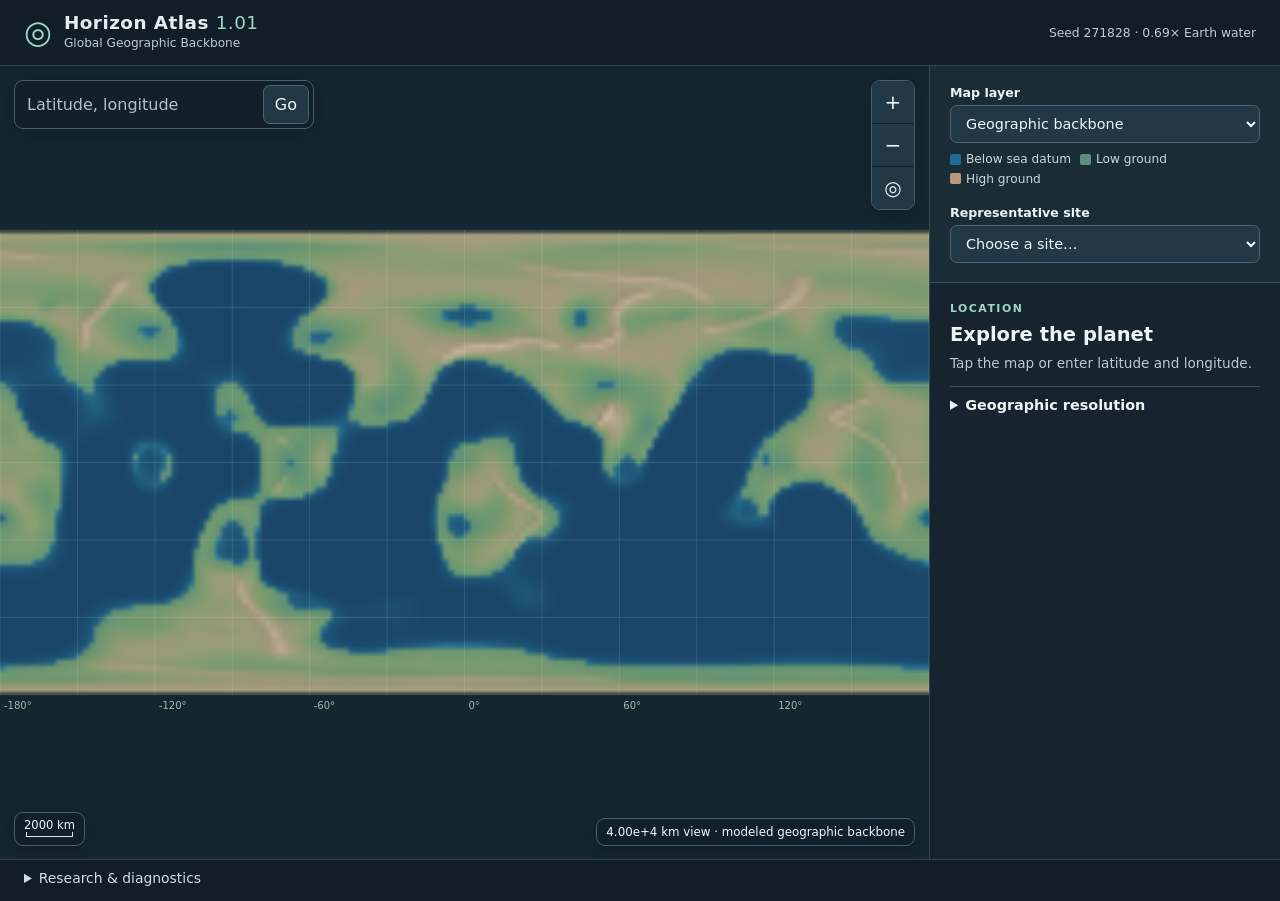
<file: horizon-atlas-1.02.html>
<!doctype html><html lang="en"><head><meta charset="utf-8"><meta name="viewport" content="width=device-width,initial-scale=1"><title>Horizon Atlas 1.02 — Global Geographic Backbone</title><style>
:root{color-scheme:dark;font-family:system-ui,-apple-system,sans-serif;background:#0e1922;color:#e4edf0}*{box-sizing:border-box}body{margin:0}main{max-width:1180px;margin:0 auto;padding:18px}h1{font-size:1.5rem;margin:0 0 6px}p{color:#aebfc7;line-height:1.5;margin:6px 0 14px}canvas{display:block;width:100%;height:auto;image-rendering:auto;border-radius:8px;background:#254457;touch-action:manipulation}.layout{display:grid;grid-template-columns:1.1fr 1fr;gap:16px}.panel{border:1px solid #355467;border-radius:12px;padding:14px;background:#182b37;min-width:0}.head{display:flex;gap:8px;align-items:center;justify-content:space-between;flex-wrap:wrap;margin-bottom:10px}h2{font-size:1.04rem;margin:0}button,select{border:1px solid #56788a;background:#284455;border-radius:7px;padding:9px 11px;color:#ecf6f9;font:inherit;cursor:pointer}button.primary{background:#236c96;border-color:#4ba9dc}button:disabled{opacity:.45;cursor:default}.controls{display:flex;flex-wrap:wrap;gap:8px;align-items:center;margin:12px 0}.small{font-size:.84rem;color:#adc1cc;line-height:1.5}.status{padding:8px 10px;background:#203845;border-radius:7px;margin-top:10px;min-height:36px}.arrows{display:flex;gap:5px;align-items:center}.detailcanvas{image-rendering:pixelated}.intro{max-width:900px;margin-bottom:16px}.setting{display:flex;flex-wrap:wrap;align-items:center;gap:12px;margin:10px 0}.setting input{width:min(260px,50vw);accent-color:#5aafd6}.setting label{font-size:.91rem}.warning{color:#d9cb91}.detailcanvas{image-rendering:pixelated}summary{cursor:pointer}.inspection-controls button,.inspection-controls select{min-height:44px;min-width:44px}#inspection{margin-top:14px}#profile{background:#10232f}#selection:empty{display:none}@media(max-width:850px){.layout{grid-template-columns:1fr}main{padding:12px}}
#climateTables .table-scroll{overflow:auto;margin-bottom:16px}#climateTables table{border-collapse:collapse;width:100%;font-size:.84rem;font-variant-numeric:tabular-nums}#climateTables caption{text-align:left;font-weight:650;margin-bottom:5px}#climateTables th,#climateTables td{padding:5px 8px;border-bottom:1px solid #355467;text-align:right;white-space:nowrap}#climateTables th:first-child{text-align:left}#compare046{color:#a4dafa}#climateLegend{margin:7px 0}
#fine{margin-top:16px}#fine figure{margin:0;min-width:0}#fine figcaption{margin-bottom:6px;font-weight:600}.fine-maps{display:grid;grid-template-columns:repeat(2,minmax(0,1fr));gap:12px;max-width:880px}#fine canvas{image-rendering:pixelated;cursor:crosshair}#fine select{max-width:100%}@media(max-width:520px){.fine-maps{gap:6px}#fine figcaption{font-size:.8rem}}

#surfaceInventory{margin:0 0 16px;padding:12px}
#surfaceInventory summary{cursor:pointer;font-weight:650}
.surface-key{display:inline-flex;align-items:center;gap:.35em;margin:0 .65em .2em 0}
.surface-key i{width:.78em;height:.78em;border-radius:2px}
.atlas-header{height:66px;display:flex;align-items:center;justify-content:space-between;gap:12px;padding:0 24px;background:#121e27;border-bottom:1px solid #334550}
.atlas-brand{display:flex;gap:12px;align-items:center}.atlas-brand h1{font-size:1.15rem;letter-spacing:.025em;margin:0}.atlas-brand h1 span{color:#9dd8c5;font-weight:500}.atlas-brand p{margin:1px 0 0;font-size:.76rem;color:#bacbd2}.atlas-orbit{font-size:2rem;line-height:1;color:#9dd8c5}.atlas-world{font-size:.77rem;color:#bdcdd2;text-align:right}
.atlas-shell{display:grid;grid-template-columns:minmax(0,1fr) minmax(286px,350px);height:calc(100dvh - 107px);min-height:440px}
.atlas-map{position:relative;min-width:0;overflow:hidden;background:#142630;border-right:1px solid #334550}.atlas-map canvas{position:absolute;inset:0;width:100%;height:100%;border-radius:0;background:#142630;touch-action:none;cursor:grab;outline-offset:-3px}.atlas-map canvas:active{cursor:grabbing}
.atlas-search,.atlas-nav,.atlas-scale,.atlas-map-status,.atlas-error{position:absolute;background:#12212bf5;color:#edf7f8;border:1px solid #47616c;border-radius:9px;box-shadow:0 3px 12px #07111640}
.atlas-search{display:flex;top:14px;left:14px;width:min(300px,calc(100% - 80px));padding:4px;gap:3px}.atlas-search input{min-width:0;width:100%;border:0;background:transparent;padding:8px;color:#f1f8fa;font:inherit;border-radius:5px}.atlas-search input::placeholder{color:#afc3ca}.atlas-error{top:68px;left:14px;max-width:calc(100% - 80px);padding:8px;color:#ffd3a9;font-size:.82rem}
.atlas-shell button,.atlas-shell select{background:#223844;border-color:#4a6571;color:#edf7f8;min-height:38px}.atlas-shell button:hover{background:#315464}.atlas-shell :focus-visible,.atlas-research summary:focus-visible{outline:2px solid #9dd8c5}
.atlas-nav{right:14px;top:14px;display:grid;gap:1px;overflow:hidden}.atlas-nav button{font-size:1.25rem;width:42px;height:42px;padding:0;border:0;border-radius:0}
.atlas-scale{left:14px;bottom:13px;padding:5px 9px;font-size:.72rem}.atlas-scale i{display:block;border:1px solid #d4ebe9;border-top:none;height:5px;margin:0 auto 3px}.atlas-map-status{right:14px;bottom:13px;max-width:58%;padding:6px 9px;font-size:.74rem;text-align:right;pointer-events:none}
.atlas-panel{background:#15242e;overflow:auto;color:#edf4f5}.atlas-fields,.atlas-article{padding:19px 20px}.atlas-fields{background:#1a2d37;border-bottom:1px solid #3b5059}.atlas-fields label{display:block;font-size:.79rem;font-weight:650;margin:0 0 5px}.atlas-fields select{width:100%;font-size:.9rem}.atlas-legend{color:#c8d8dc;font-size:.76rem;line-height:1.5;margin:7px 0 15px}.atlas-swatch{display:inline-flex;align-items:center;gap:5px;margin-right:9px}.atlas-swatch i{border-radius:2px;width:11px;height:11px}.atlas-kicker{color:#9dd8c5;font-size:.68rem;letter-spacing:.14em;font-weight:700;margin-bottom:8px}.atlas-article h2{font-size:1.22rem}.atlas-article p{font-size:.85rem;margin:7px 0 13px;color:#b9cbd0}.atlas-facts{display:grid;grid-template-columns:repeat(2,minmax(0,1fr));gap:7px;margin:0 0 12px}.atlas-facts div{background:#213640;border-radius:7px;padding:8px}.atlas-facts dt{font-size:.72rem;color:#b9cbd0}.atlas-facts dd{margin:2px 0 0;font-size:.99rem;font-weight:650}.atlas-entry{border-top:1px solid #3b5059;padding:10px 0;font-size:.9rem}.atlas-entry summary{font-weight:600}.atlas-article button{font-size:.85rem}.atlas-article select{font-size:.86rem}.atlas-article #atlasFineControls{margin-bottom:10px}
.atlas-research{background:#121e27;border-top:1px solid #334550}.atlas-research>summary{min-height:41px;padding:10px 24px;font-size:.87rem;color:#cce0e2}.atlas-research main{padding-top:8px}.atlas-sr{position:absolute;width:1px;height:1px;overflow:hidden;clip-path:inset(50%)}
@media(max-width:720px),(max-width:1024px) and (pointer:coarse){.atlas-header{padding:0 13px;height:56px}.atlas-shell{display:block;height:auto;min-height:0}.atlas-map{height:calc(100dvh - 115px);min-height:285px;border-right:0}.atlas-panel{overflow:visible;border-top:1px solid #334550}.atlas-fields,.atlas-article{padding:14px 15px}.atlas-shell input,.atlas-shell select{font-size:16px}.atlas-nav button{width:44px;height:44px}.atlas-search button{min-height:44px}.atlas-search{left:10px;top:10px}.atlas-nav{top:10px;right:10px}.atlas-world{font-size:.67rem}.atlas-article{scroll-margin-top:8px}}
@media(max-width:720px) and (orientation:landscape),(max-width:1024px) and (pointer:coarse) and (orientation:landscape){.atlas-map{height:calc(100dvh - 56px);min-height:170px}}
.atlas-location-shortcut{display:none}.atlas-article h2:focus{outline-offset:4px}
@media(max-width:720px),(max-width:1024px) and (pointer:coarse){.atlas-location-shortcut:not([hidden]){display:block;position:absolute;right:14px;bottom:58px;padding:7px 12px;background:#142a36f5}.atlas-article h2{scroll-margin-top:12px}}
.atlas-layers-shortcut{display:none}.atlas-months{width:100%;border-collapse:collapse;font-size:.79rem;text-align:right;margin:8px 0 4px}.atlas-months caption{text-align:left;color:#b9cbd0;margin-bottom:6px}.atlas-months th,.atlas-months td{padding:4px;border-bottom:1px solid #3b5059}.atlas-months th:first-child,.atlas-months td:first-child{text-align:left}
@media(max-width:720px),(max-width:1024px) and (pointer:coarse){.atlas-layers-shortcut{display:block;position:absolute;left:14px;bottom:58px;padding:7px 12px;background:#142a36f5}.atlas-fields select{scroll-margin-top:15px}}
.atlas-fields .atlas-blend:not([hidden]){display:flex;align-items:center;gap:8px;margin:-5px 0 13px;font-weight:500}.atlas-fields .atlas-blend[hidden]{display:none}.atlas-blend input{width:17px;height:17px;accent-color:#9dd8c5;margin:0}
#atlasGeography {margin-top:12px} #atlasCompare {margin:8px 0} #atlasCompare select {width:100%} #atlasGeoReadout {overflow-wrap:anywhere;white-space:pre-line}
</style><script src="horizon-atlas-1.01/geography.js"></script><script src="horizon-atlas-1.02/backbone.js"></script></head><body><header class="atlas-header">
 <div class="atlas-brand"><span aria-hidden="true" class="atlas-orbit">◎</span><div><h1>Horizon Atlas <span>1.01</span></h1><p>Global Geographic Backbone</p></div></div>
 <span class="atlas-world" id="atlasWorld">Loading world…</span>
</header>
<div class="atlas-shell">
 <section class="atlas-map" aria-label="Planet map">
  <canvas id="atlasCanvas" tabindex="0" aria-label="Planet map. Arrow keys pan, plus and minus zoom, Enter inspects the map center."></canvas>
  <form id="atlasSearch" class="atlas-search">
   <label class="atlas-sr" for="atlasCoords">Latitude, longitude</label>
   <input id="atlasCoords" autocomplete="off" spellcheck="false" placeholder="Latitude, longitude" required>
   <button type="submit">Go</button>
  </form>
  <div class="atlas-error" id="atlasError" role="alert" hidden></div>
  <div class="atlas-nav" aria-label="Map navigation">
   <button id="atlasPlus" title="Zoom in" aria-label="Zoom in">+</button>
   <button id="atlasMinus" title="Zoom out" aria-label="Zoom out">−</button>
   <button id="atlasHome" title="Fit planet" aria-label="Fit planet">◎</button>
  </div>
  <button id="atlasOpenLayers" class="atlas-layers-shortcut">Layers ↓</button>
  <button id="atlasOpenLocation" class="atlas-location-shortcut" hidden>Location ↓</button>
  <div class="atlas-scale"><span id="atlasScale"></span><i id="atlasBar"></i></div>
  <div class="atlas-map-status" id="atlasResolution" aria-live="polite">Preparing planet…</div>
 </section>
 <aside class="atlas-panel" aria-label="Atlas controls and location">
  <div class="atlas-fields">
   <label for="atlasLayer">Map layer</label>
   <select id="atlasLayer"></select>
   <div id="atlasLegend" class="atlas-legend"></div>
   <label class="atlas-blend" id="atlasBlendControl" hidden><input type="checkbox" id="atlasBlend"> Blend with terrain</label>
   <label for="atlasSites">Representative site</label>
   <select id="atlasSites"><option value="">Choose a site…</option></select>
  </div>
  <div class="atlas-article">
   <div class="atlas-kicker">LOCATION</div>
   <h2 id="atlasLocation" tabindex="-1">Explore the planet</h2>
   <p id="atlasPoint">Tap the map or enter latitude and longitude.</p>
   <div id="atlasFacts"></div>
   <div id="atlasFineControls" hidden>
    <button type="button" id="atlasFine">Preview legacy roughness</button>
    <label class="atlas-sr" for="atlasFineStep">Fine terrain sample spacing</label>
    <select id="atlasFineStep"><option value="64">64 m</option><option value="32">32 m</option><option selected value="16">16 m</option><option value="8">8 m</option><option value="4">4 m</option><option value="2">2 m</option></select>
   </div>
   <details class="atlas-entry" id="atlasGeography">
    <summary>Geographic resolution</summary>
    <div id="atlasCompare">
     <label for="atlasExtent">Compare at viewing width</label>
     <select id="atlasExtent"><option value="">Current map</option></select>
     <button id="atlasApplyExtent" type="button">Zoom to width</button>
    </div>
    <p id="atlasGeoReadout"></p>
   </details>
   <div id="atlasEntries"></div>
  </div>
 </aside>
</div>


<details class="atlas-research" id="atlasResearch"><summary>Research &amp; diagnostics</summary><main><h1>Atlas 0.01 reference tools</h1><p class="intro">Explore the vegetation and surface inventory, ecological composition, terrain, water, and connected land ice. Explore the planet, or <a href="#fine" style="color:#a4dafa">compare meter-scale terrain</a> in thirteen representative regions (including three contrasting river mouths).</p>
<details class="panel" id="surfaceInventory">
<summary>Snow, ice and volcanic surface inventory</summary>
<div class="controls">
<label for="surfaceMonth">Snow month</label><select id="surfaceMonth"><option value="0">January</option><option value="1">February</option><option value="2">March</option><option value="3">April</option><option value="4">May</option><option value="5">June</option><option value="6">July</option><option value="7">August</option><option value="8">September</option><option value="9">October</option><option value="10">November</option><option value="11">December</option></select>
<label for="surfaceSite">Representative site</label>
<select id="surfaceSite"><option value="">Select an inventory site…</option>
<option value="alpine">Alpine snow and ice</option><option value="polar">Polar glacier candidate</option>
<option value="tongue">Glacier ablation tongue</option><option value="cold">Seasonal snow at lower elevation</option><option value="dryMountain">Snow-free mountain</option><option value="volcanic1">Volcanic scenario site 1</option><option value="volcanic2">Volcanic scenario site 2</option><option value="volcanic3">Volcanic scenario site 3</option>
</select></div>
<p class="small" id="surfaceStats" aria-live="polite">Select an inventory map or open this panel to calculate global coverage.</p>
<p class="small">The planet maps sample 0.5° cell centers. Snow and ice areas use 0.25° quadrature with the inherited 0.5° land mask. Scenario source markers locate footprints too small for the planet pixels. Detail totals use the terrain grid and its local water mask.</p>
<p class="small"><strong>Candidate glaciers.</strong> A perennial snow bucket uses monthly climate, relief, slope aspect and potential melt. Accumulation needs ≥5 mm water equivalent at each month end, ≥8 mm annual surplus, firn supply and at least two connected 0.25° samples spanning ≥60 km². Thickness tapers to zero at unsupported cardinal edges. The bed graph routes 56% of remaining annual support to the steepest cardinal downhill neighbor. Loss, upstream area, terrain and temperature limit tongues. Thickness uses a 70 kPa driving-stress scale with a 3.5% slope floor and a 500 m cap. Resolution limits small valley glaciers. This diagnostic estimates neither velocity nor time evolution, and stores no water from the ocean budget.</p>
<p class="small"><strong>Illustrative volcanic scenario.</strong> Mantle forcing helps generate crust enrichment, so the overlap screen provides correlated evidence. The inherited geology has no mapped vents, dated eruptions or exposed volcanic lithologies. The scenario places at most 14 hypothetical sources, ≥360 km apart, where elevated screening overlaps dry land below 68° latitude, at least 280 m above sea datum, and with ≥0.8% local slope. Sites need three contiguous downhill nodes. A synthetic composition index uses 55% crust enrichment and 45% seeded variation, assigning evolved lava above 0.85 and mafic lava elsewhere. Evolved lava starts at a 30 m thickness scale and mafic lava at 18 m. Routes stop at uphill terrain or modeled water, with a 0.65 km step and at most 22 mafic or 12 evolved nodes. Proximal tephra tapers within 2.8 km. Relative age and composition are scenario assignments. Rain and age increase the weathering index. Deposit thickness is a surface field with no bed uplift.</p>
<p class="small"><strong>Ecological constraints.</strong> Persistent snow and ice cover the modeled soil and reduce plant suitability to zero. Simulated lava and tephra cap effective soil and plant suitability by material and weathering. The original soil and sediment ledger remain available beneath these fields. Seasonal snow is a separate monthly condition.</p>
<div class="controls"><label for="surfaceScenario"><input id="surfaceScenario" type="checkbox" checked> Apply scenario deposits to potential habitat</label></div>
<div class="small" id="volcanicSummary"></div>
</details>
<details class="panel"><summary>Ecological composition</summary>
<div class="controls"><label for="ecoSite">Compare environments</label><select id="ecoSite"><option value="">Select a site…</option></select></div>
<p class="small" id="ecoSiteStatus" role="status"></p>
<p class="small">Choose an Ecology layer on either map. Planet estimates use the half-degree grid and climate-derived substrate. Regional estimates add resolved soils, sediment, water access and coastal conditions. Tap a sample for fractions and drivers.</p>
<p class="small">Canopy, shrubs, herbs and moss may overlap vertically. The six ground materials partition exposed ground, including underneath vegetation. Stem density counts modeled trees per hectare. Maturity and disturbance pressure are relative indices inferred from rooting, drought, slope, saturation and exposure. Tree groups are fractions of modeled stems. The model uses inferred soil and grain properties, tidal salinity and relative eruption age. Stand age, species identities and sediment grain sizes are unresolved. The volcanic scenario switch also changes ecology.</p>
</details>
<details class="panel" id="objectCatalogPanel">
<summary>Vegetation and surface object catalog</summary>
<p class="small">Trees, clumps, patches, boulders and fallen logs are allocated from 054’s ecological fields. Open an inventory layer and tap the detailed map to see the objects assigned to a cell. Changing the view preserves the population. Tree crowns are grouped into small, medium and large cohorts, with local dimensions set by stem-weighted 054 height and crown area.</p>
<button type="button" id="objectShow">Show tree inventory</button>
<div style="overflow-x:auto"><table class="small" style="width:100%;text-align:left"><thead><tr><th>Object</th><th>Site requirements</th><th>Dimensions</th><th>Representation</th></tr></thead><tbody id="objectCatalog"></tbody></table></div>
<p class="small" id="objectFieldList"></p>
</details>
<div class="layout"><section class="panel"><div class="head"><h2>Planet</h2><span class="small" id="worldsummary">200 Myr · water setup</span></div><div class="setting"><label for="water">Ocean water inventory</label><input id="water" type="range" min="0.02" max="1.50" step="0.01" value="0.69" disabled><strong id="waterlabel">0.69× Earth</strong></div><div class="setting"><label for="mountainStrength">Mountain curvature</label><select id="mountainStrength"><option value="0">0 · original heights</option><option value="0.5">0.5 · subtle</option><option value="1">1 · moderate</option><option value="2" selected>2 · strong</option><option value="3">3 · extreme</option></select></div><div class="setting"><label for="mountainThreshold">Mountain threshold</label><select id="mountainThreshold"><option value="0">0 m · no threshold</option><option value="0.5" selected>500 m</option><option value="0.8">800 m</option><option value="1">1,000 m</option><option value="1.2">1,200 m</option></select></div><div class="setting"><label for="oceanStrength">Ocean-depth curvature</label><select id="oceanStrength"><option value="0">0 · original depths</option><option value="0.15">0.15 · subtle</option><option value="0.3" selected>0.3 · moderate</option><option value="0.5">0.5 · strong</option><option value="1">1 · extreme</option></select></div><div class="setting"><label for="oceanThreshold">Ocean-depth threshold</label><select id="oceanThreshold"><option value="0">0 m · no threshold</option><option value="1">1,000 m</option><option value="2">2,000 m</option><option value="3" selected>3,000 m</option></select></div><div class="small" id="scenarioSummary">Comparing relief settings…</div><div class="small" id="worldstatus">Water inventory is fixed at 0.69× Earth.</div><label class="small" for="globalLayer">Planet map</label> <select id="globalLayer"><option value="terrain">Terrain and rivers</option><option value="biome">Climate biome overview</option>
<option value="mean">Annual mean temperature</option><option value="warm">Warmest month</option>
<option value="cold">Coldest month</option><option value="rain">Annual precipitation</option>
<option value="pet">Annual adjusted PET</option><option value="ratio">Precipitation / adjusted PET</option>
<option value="snow">Snow share of precipitation</option><option value="growth">Climate-only vegetation factor</option><optgroup label="Surface inventory"><option value="cryosphere">Annual snow and land ice</option><option value="snowMonth">Monthly snow and land ice</option><option value="iceThickness">Candidate ice thickness</option><option value="iceZone">Glacier accumulation and tongues</option><option value="volcanic">Volcanic scenario deposits</option><option value="volcanicScreen">Thermal and enrichment screening</option></optgroup></select>
<div class="small" id="ecoGlobalLegend" hidden></div><div class="small" id="surfaceGlobalLegend" hidden></div><div class="small" id="climateLegend" hidden></div><div class="small" id="globalBiomeLegend" hidden></div><canvas id="global" width="720" height="360" aria-label="Select a location on the global map"></canvas><div class="controls"><button id="rugged">Find rugged land</button><button id="highest">Find highest land</button><button id="river">Major river</button><button id="source">Headwaters</button><button id="mouth">River mouth</button><button id="lake">Find a lake</button><select id="coastExample" aria-label="Find a coastal example"><option value="">Find a coast…</option><option value="1">Rocky shore</option><option value="2">Sandy coast</option><option value="3">Tidal flat</option><option value="4">River mouth sediment</option></select><button id="relief100">Find strong ~100 km relief</button></div><div class="small status" id="globalElevSummary">Calculating global elevations…</div><div class="small" id="picked">Select a point on the map.</div><p class="small" id="ecoGlobalProbe" hidden></p><p id="globalClimatePoint" class="small"></p><p id="surfaceGlobalProbe" class="small" hidden></p><p id="selection" class="small" role="status"></p></section>
<section class="panel"><div class="head"><h2>Detailed terrain</h2><select id="layer" aria-label="Detail map layer"><option value="terrain">Terrain and water</option><option value="coast">Coastal landforms</option><option value="relief">Shaded relief</option><option value="catchment">Channel hierarchy</option><option value="depth">Water depth</option><option value="moisture">Moisture</option><option value="material">Surface materials</option><option value="cover">Vegetation suitability</option><option value="biome">Climate biome</option><option value="habitat">Potential habitat</option><optgroup label="Surface inventory"><option value="cryosphere">Annual snow and land ice</option><option value="snowMonth">Monthly snow and land ice</option><option value="iceThickness">Candidate ice thickness</option><option value="iceZone">Glacier accumulation and tongues</option><option value="volcanic">Volcanic scenario deposits</option><option value="volcanicScreen">Thermal and enrichment screening</option></optgroup></select></div><canvas class="detailcanvas" id="detail" aria-label="Local terrain map" width="768" height="768"></canvas><div class="controls"><button class="primary" id="generate" disabled>Generate 3 × 3 tiles</button><div class="arrows"><button id="west" title="West">←</button><button id="north" title="North">↑</button><button id="south" title="South">↓</button><button id="east" title="East">→</button></div></div><div class="controls inspection-controls">
<label for="zoom">Map zoom</label><select id="zoom"><option value="1">1×</option><option value="3">3×</option><option value="9">9×</option><option value="27">27×</option><option value="81">81×</option></select>
<button id="focus" disabled>Focus example</button><button id="recenter" disabled>Center on point</button>
<button id="panW" aria-label="Pan map west">←</button><button id="panN" aria-label="Pan map north">↑</button><button id="panS" aria-label="Pan map south">↓</button><button id="panE" aria-label="Pan map east">→</button>
</div><p class="small" id="coastLegend" hidden>Gray · rocky shore | Sand · beaches, dunes and plains | Green · tidal flats and salt-marsh terrain (light green within tidal range) | Ochre · verified river-mouth sediment</p><p class="small" id="materialLegend" hidden>Gray · exposed bedrock | Brown · weathered mantle | Ochre · transported sediment. Tap a sample for thickness and composition.</p><div class="small" id="detailBiomeLegend" hidden></div><div class="small" id="ecoDetailLegend" hidden></div><div class="small" id="surfaceDetailLegend" hidden></div><div id="objectLegend" class="small" hidden></div>
<div id="scale" class="small"></div><div id="status" class="small status">No tile generated at this location.</div><div id="elevationSummary" class="small status" aria-live="polite">Generate detail to see elevation ranges in meters.</div><div id="lakeSummary" class="small status" aria-live="polite">Generate terrain to inspect lakes across the nine displayed tiles.</div><div id="elevationProbe" class="small status" aria-live="polite">Tap a generated tile to inspect its exact modeled elevation.</div><p class="small status" id="ecoDetailProbe" hidden></p><p class="small status" id="surfaceDetailProbe" hidden></p><p class="small status" id="biomeProbe" aria-live="polite" hidden></p><section id="objectInspector" hidden>
<h3>Inventory at the selected cell</h3>
<p class="small" id="objectReadout"></p>
<div class="controls"><label for="objectPlotMode">Plot view</label><select id="objectPlotMode"><option value="trees">Tree crowns</option><option value="surface">Understory and surface objects</option></select>
<button type="button" id="objectExport">Download cell inventory as JSON</button></div>
<canvas id="objectPlot" width="420" height="420" style="width:100%;max-width:420px;aspect-ratio:1" aria-label="Plan view of reconstructed inventory objects"></canvas>
</section><p id="sedimentSummary" class="small status" aria-live="polite" hidden></p><section id="inspection" hidden><h2>Water and terrain profile</h2><p class="small" id="diagnostics"></p><canvas id="profile" width="640" height="210" role="img" aria-label="Elevation profile"></canvas><p class="small" id="profileSummary"></p></section><div class="small" id="metrics"></div><div class="small">Tap the map to sample the terrain. Map pan stays inside the generated neighborhood. The arrows beside Generate move to neighboring tiles.</div></section></div>
<section class="panel" id="fine">
<div class="head"><h2>Meter-scale terrain</h2><span class="small">Routed channels + bank profiles</span></div>
<div class="controls">
<label for="fineSite">Modeled region</label><select id="fineSite">
<option value="">Choose a representative region</option>
<option value="0">Humid tropical lowland</option><option value="1">Arid upland</option>
<option value="2">Alpine terrain</option><option value="3">Major river valley</option>
<option value="4">Lake and watershed</option><option value="5">Intertidal ocean coast</option>
<option value="6">High-latitude tundra</option>
 <option value="7">Steep headwaters (routed)</option><option value="8">Moderate river valley (routed)</option><option value="9">Major river mouth (routed)</option><option value="10">Sheltered estuary</option><option value="11">Exposed river mouth</option><option value="12">Sediment-rich coastal mouth</option></select>
<button id="fineHere" disabled>Refine selected map point</button>
</div>
<p class="small" id="fineSiteInfo" role="status">Choose a region, or generate local terrain and tap a point on the detailed map.</p>
<div id="fineView" hidden>
<div class="controls">
<label for="fineStep">Sample spacing</label><select id="fineStep">
<option value="2">2 m</option><option value="4">4 m</option><option value="8" selected>8 m</option><option value="16">16 m</option><option value="32">32 m</option><option value="64">64 m</option>
</select>
<label for="fineLayer">Refined view</label><select id="fineLayer"><option value="terrain">Shaded elevation</option><option value="delta">Elevation change</option><option value="aquatic">Aquatic environments</option></select>
<div class="arrows"><button id="fineW" aria-label="Pan fine view west">←</button><button id="fineN" aria-label="Pan fine view north">↑</button><button id="fineS" aria-label="Pan fine view south">↓</button><button id="fineE" aria-label="Pan fine view east">→</button></div>
<button id="fineHome">Recenter fine view</button>
</div>
<div class="fine-maps">
<figure><figcaption>046 regional surface, interpolated</figcaption><canvas id="fineBase" width="257" height="257" aria-label="Interpolated baseline terrain"></canvas></figure>
<figure><figcaption id="fineCaption">050 coastal river mouths</figcaption><canvas id="fineResult" width="257" height="257" aria-label="Refined terrain"></canvas></figure>
</div>
<p class="small" id="fineScale"></p><p class="small" id="aquaticLegend" hidden>Colors: tan land · cyan freshwater river · turquoise tidal river · green-blue estuarine channel · ochre depositional estuary · dark blue coastal ocean · medium blue lake. These are process zones, not sharp salinity boundaries.</p>
<p class="small status" id="fineProbe" aria-live="polite"></p>
</div>
<details><summary class="small">How to read the refinement</summary><p class="small">Rivers use continuous centerlines derived from the inherited routed river segments, with discharge-dependent widths, stage and a bounded bank/terrace profile; standing water boundaries otherwise use inherited wetness contours. This is a geometric approximation, not a rerun of lake and river routing. Dry slopes develop small aligned erosion hollows, rock-controlled roughness and gentle sediment mounds. Refinement is pinned to inherited terrain vertices and is deterministic across fine chunks. Features with no inherited water connection are not invented. Routed reach geometry remains coarse (approx. kilometer-scale). River centerline smoothing and local bank cross sections are plausible interpolants, not measured channel migration, sediment flux, or full fluid hydraulics. Unmapped minor waterways retain approximate water contours; lake shorelines and tidal zones are still coarse. No groundwater, glacial erosion, migrating dunes or dynamic geomorphic evolution are added.</p></details>
</section>
<details class="panel" id="planetAudit" style="margin-top:16px"><summary>Planet climate and biome diagnostics</summary>
<p class="small">Area weighting uses spherical 0.5° routing cells. Climate comes from the 1° grid with the inherited elevation correction for temperature and adjusted PET. Precipitation and snowfall retain the coarse-grid climate. Land excludes globally inundated cells. P/PET and snow percentages are averages of cell ratios weighted by area. Comparison groups can differ in latitude, elevation and geography. Local lakes, coasts, soils and habitats are resolved only in generated tiles.</p>
<div class="controls"><button id="climateExport">Export diagnostic tables (CSV)</button><a id="compare046" target="_blank" rel="noopener" href="horizon-046.html">Open Horizon 046 for comparison ↗</a></div>
<p class="small" id="auditScenario"></p>
<div id="climateTables"></div>
<p class="small">The climate-only vegetation factor uses rainfall-derived wetness and annual temperature from the detail suitability formula. It omits substrate, channels, lakes and tidal effects. A low factor marks a climatic constraint. High values can still coincide with thin or absent soil locally. Soil and vegetation flags apply to selected generated samples. PET and snowfall are parameterized proxies. The model has no ocean currents, coupled atmospheric circulation, glacier dynamics, measured soils or vegetation succession. The tables test the behavior of this modeled planet.</p>
</details>
<details class="panel" style="margin-top:16px"><summary>Technical notes and saved terrain</summary><p class="small">This experiment retains Horizon 030's underlying geological elevation field. Each rock elevation is compared with the original calculated sea level. Above this level, only elevation beyond the mountain threshold is amplified quadratically; below it, only depth beyond the ocean threshold is amplified. Each side has its own curvature strength. The modified surface is used to recalculate sea level from the selected water inventory, then climate and global drainage. This is a deliberately artificial landform exaggeration, not simulated tectonic uplift or trench subduction; it cannot create missing ridges and valleys. Ocean volume is conserved, but coastline and land coverage may change.</p><p class="small">The global elevation summary uses the interpolated 0.5° routing grid; it cannot find individual mountain summits or resolve 100 km landforms at high fidelity. The strongest-relief diagnostic samples land elevation at 25 and 50 km geodesic distances in twelve compass directions, avoiding latitude distortion. It is still a coarse-grid estimate, not a measured local mountain range.</p><p class="small">The global 0.5° routing graph supplies shared boundary stages and mean flows. Geographic tiles use terrain-weighted routing and discharge-dependent channel cross sections. Small channels become visible in Channel hierarchy. The polar caps use a separate 50 km grid with terrain and environmental fields. Polar channel refinement is pending. Land below sea datum retains the 037 inundation rule. Horizon 040 lake footprints, beds and annual stages carry forward. The annual budget uses land runoff, liquid rainfall on the lake, potential evaporation and 120 mm/year seepage. Monthly net input uses the annual footprint and precedes overflow. It estimates neither changing stage nor seasonal release. Sampled shorelines can leave an annual residual. Spill-capable lakes release water only where a cardinal outlet reaches a lower routed channel or resolved coastal water. Outlet search allows a 0.5 m notch at the shore and at most 5 m of stage incision at a channel join. The solver covers tile-interior basins. Detailed discharge removes intercepted runoff and returns verified overflow once. Shared gates still use coarse-world stages and flows. Lake corrections end at the local tile and do not change neighboring inflows or the planetary graph. The sediment inventory uses the inherited geometric cuts as one-time sources. It traces downhill samples within a tile into identified lake catchments or displayed channels. Lakes trap delivered material up to the modeled bed capacity. Excess stays unplaced in the lake tally. Lake outlets carry water only. Sediment can leave a tile at a routed shared land gate or a verified marine mouth. The next tile receives no sediment imports. Material without a supported route or deposit site stays in the unplaced tally. Deposit thickness uses 35% pore space and fits within the inherited terrain envelope. Soil is part of the weathered mantle. The rock enrichment and sand/gravel versus silt/clay fractions are broad composition proxies. The ledger covers a single generation pass with no time interval. Shallow beds and low banks use fixed settling fractions and thickness caps. Grain fractions track the source mixture. Inherited bank and coastal grading is reported separately from routed sediment. The probe shows the local weathered mantle.</p><p class="small">Coastal terrain uses nearby slopes, a composition-based rock-strength proxy, eight sampled wave-fetch directions out to 96 km, and rainfall and relief as an erosion proxy. Sheltered shores use a synthetic tidal half-range of 0.8–2.6 m. The tide proxy limits where intertidal terrain is indicated. Land and seabed are regraded near sea level while preserving wet and dry footprints. The inherited river-mouth landform proxy follows the channel direction and tapers within 4.5 km. Routed deposits in this version are limited to the verified mouth sample. The coastal pass keeps the global sea datum and annual lake and river budgets. Fine shoreline smoothing uses a local sample-weighted contour and changes only the display-level geometry; it does not update sea-volume or sediment budgets. Its local seabed adjustments are outside the global water inventory calculation. The grid resolves broad beach and dune terrain and potential marsh substrate. Individual dunes, marsh vegetation, surge, alongshore transport, tidal circulation and estuary mixing are unresolved.</p><p class="small">Horizon 046 uses the sea-level temperature gradient and seasonal cycle introduced in 045 for an Earth-like climate. Ocean influence weakens with distance inland on the 1° climate grid. Elevation cools land by 6.2 °C/km. Monthly temperatures feed evaporation demand, atmospheric moisture capacity, rain and snow partitioning, runoff and the biome estimates. This model approximates maritime moderation and has no ocean-current heat transport.</p><p class="small">Climate biomes estimate potential vegetation from monthly temperature, precipitation, snow and evaporation demand. The planet overview uses coarse climate and elevation. Detail adjusts temperature for local altitude and maps habitat overrides from the final land surface, coast, substrate and inland water. Riparian wetness and low height above nearby water are proxies for a shallow water table. The classification has no groundwater, glacier, plant population or succession simulation. Local habitat detail is limited by grid spacing and the extent of the terrain and hydrology models.</p><div class="controls"><button id="clear">Reset experiment and delete saved tiles</button><span class="small" id="storage"></span></div></details>
</main></details>
<script id="horizonWorld">"use strict";
// 1. A fixed spherical grid. Geological quantities are stored per cell.
const R=6371000, W=180, H=90, N=W*H, SEED=271828;
const CELL_D_LON=2*Math.PI/W, CELL_D_LAT=Math.PI/H;
const DT_YEARS=500000, DT_MYR=0.5, STEPS=400, SNAP_INTERVAL=10;
const THERMAL_DIFFUSIVITY=1e-6; // m²/s, representative solid silicate
const SEC_PER_YEAR=365.25*86400;
const MANTLE_DENSITY=3300, CRUST_DENSITY=2900;
const INITIAL_CRUST_M=30000, INITIAL_SHELL_AGE_YEARS=100000;
const MAX_BASAL_SPEED_M_PER_YEAR=0.025; // 2.5 cm/year
const idx=(row,col)=>row*W+((col%W)+W)%W;
const latitude=row=>Math.PI/2-(row+0.5)*CELL_D_LAT;
const clamp=(x,lo,hi)=>Math.max(lo,Math.min(hi,x));
const smooth=t=>{t=clamp(t,0,1);return t*t*(3-2*t)};
function hash(x,y,z){let n=Math.imul(x,374761393)+Math.imul(y,668265263)+Math.imul(z,1442695041)+SEED;n=Math.imul(n^(n>>>13),1274126177);return ((n^(n>>>16))>>>0)/4294967295;}
function noise(x,y,z){const a=Math.floor(x),b=Math.floor(y),c=Math.floor(z),fx=smooth(x-a),fy=smooth(y-b),fz=smooth(z-c);let n=0;for(let k=0;k<2;k++)for(let j=0;j<2;j++)for(let i=0;i<2;i++)n+=hash(a+i,b+j,c+k)*(i?fx:1-fx)*(j?fy:1-fy)*(k?fz:1-fz);return n*2-1;}
function position(lat,lon){return [Math.cos(lat)*Math.cos(lon),Math.cos(lat)*Math.sin(lon),Math.sin(lat)];}
// 2. A broad, prescribed mantle thermal pattern, with no pixel-by-pixel noise.
const mantleField=new Float64Array(N), area=new Float64Array(N), crust0=new Float64Array(N);
let initialVolume=0;
for(let row=0;row<H;row++){
  const north=Math.PI/2-row*CELL_D_LAT,south=north-CELL_D_LAT;
  const cellArea=R*R*CELL_D_LON*(Math.sin(north)-Math.sin(south));
  for(let col=0;col<W;col++){
    const i=idx(row,col), lon=-Math.PI+(col+.5)*CELL_D_LON;
    const [x,y,z]=position(latitude(row),lon);
    mantleField[i]=0.75*noise(x*2.1+4,y*2.1-3,z*2.1)+0.3*noise(x*3.6,y*3.6,z*3.6+7);
    area[i]=cellArea;crust0[i]=INITIAL_CRUST_M; initialVolume+=INITIAL_CRUST_M*cellArea;
  }
}
// 3. Move crust across shared edges. Every loss is an equal gain elsewhere.
function moveMaterial(thickness, damaged, elapsedMyr){
  const mobility=Math.exp(-Math.max(0,shellThicknessKm(elapsedMyr)-12)/20);
  const delta=new Float64Array(N), outgoing=new Float64Array(N);
  const transfers=[];
  function edge(a,b,distance,edgeLength){
    const difference=mantleField[a]-mantleField[b];
    // Basal forcing moves material toward cooler mantle regions. Thickened crust
    // spreads outward under its own weight, opposing unlimited pile-up.
    const basal=MAX_BASAL_SPEED_M_PER_YEAR*clamp(difference/0.18,-1,1);
    const gravitationalRelaxation=0.065*(thickness[a]-thickness[b])/INITIAL_CRUST_M;
    const velocity=clamp((basal+gravitationalRelaxation)*mobility,-0.05,0.05);
    const source=velocity>=0?a:b, dest=velocity>=0?b:a;
    // Transport volume in cubic meters. Limiting is handled after all edges
    // have been evaluated, so a cell cannot be overdrawn by multiple edges.
    const volume=Math.abs(velocity)*DT_YEARS*edgeLength*thickness[source];
    transfers.push([source,dest,volume]);outgoing[source]+=volume;
  }
  for(let row=0;row<H;row++){
    const lat=latitude(row), lonFace=R*CELL_D_LAT;
    for(let col=0;col<W;col++){
      const a=idx(row,col),east=idx(row,col+1);
      edge(a,east,Math.max(1000,R*Math.cos(lat)*CELL_D_LON),lonFace);
      if(row+1<H){
        const b=idx(row+1,col),latBoundary=Math.PI/2-(row+1)*CELL_D_LAT;
        edge(a,b,R*CELL_D_LAT,R*Math.max(0,Math.cos(latBoundary))*CELL_D_LON);
      }
    }
  }
  // Retain at least 5 km of crust under this simple non-subducting model.
  // Flux is rescaled per source, preserving equal-and-opposite transfers.
  const scale=new Float64Array(N);
  for(let i=0;i<N;i++){
    const available=Math.max(0,(thickness[i]-5000)*area[i]);
    scale[i]=outgoing[i]>0?Math.min(1,available/outgoing[i]):1;
  }
  for(const [source,dest,requested] of transfers){
    const volume=requested*scale[source];
    delta[source]-=volume;delta[dest]+=volume;
  }
  const next=new Float64Array(N),weak=new Float64Array(N);
  for(let i=0;i<N;i++){
    next[i]=thickness[i]+delta[i]/area[i];
    // Only net shortening (thickening), not all incoming material,
    // contributes to this persistent deformation indicator.
    const shortening=Math.max(0,delta[i]/area[i]/Math.max(1,thickness[i]));
    const stress=smooth((shortening-0.001)/0.012);
    weak[i]=clamp(damaged[i]*0.9985+stress*0.018,0,1);
  }
  return {thickness:next,damage:weak};
}

function shellThicknessKm(myr){
  const totalYears=INITIAL_SHELL_AGE_YEARS+myr*1e6;
  return 2*Math.sqrt(THERMAL_DIFFUSIVITY*totalYears*SEC_PER_YEAR)/1000;
}
// 4. Two copies share the SAME Horizon 009 thickness evolution.
//    B alone evolves a scalar fraction of more buoyant crustal material.
const ENRICHED_DENSITY=2700, PRIMARY_DENSITY=CRUST_DENSITY;
const PROCESS_RATE_PER_MYR=0.010; // illustrative, NOT an independently derived melt-production rate
function updateComposition(oldFraction, thickness){
  const next=new Float64Array(N);
  for(let i=0;i<N;i++){
    const thermalOpportunity=smooth((mantleField[i]+0.12)/0.40);
    const thickeningOpportunity=smooth((thickness[i]-32000)/10000);
    const processing=0.85*thermalOpportunity+0.15*thickeningOpportunity;
    // First-order processing, slowing as local source material is exhausted.
    next[i]=clamp(oldFraction[i]+PROCESS_RATE_PER_MYR*DT_MYR*processing*(1-oldFraction[i]),0,1);
  }
  return next;
}
const A=[], B=[];
let thick=crust0.slice(),damage=new Float64Array(N),fraction=new Float64Array(N);
for(let step=0;step<=STEPS;step++){
  if(step%SNAP_INTERVAL===0){
    const time=step*DT_MYR;
    A.push({time,thickness:thick.slice()});
    B.push({time,thickness:thick.slice(),fraction:fraction.slice()});
  }
  if(step<STEPS){
    ({thickness:thick,damage}=moveMaterial(thick,damage,(step+1)*DT_MYR));
    fraction=updateComposition(fraction,thick);
  }
}


const $=id=>document.getElementById(id);
const EARTH_OCEAN_KM3=1.332e9;
const PLANET_AREA_KM2=4*Math.PI*(R/1000)**2;
const MAX_INVENTORY=1.5;

const waterArea=Array.from(area,a=>a/1e6);
let cacheAge=-1, cache=null;
function density(f){return PRIMARY_DENSITY+(ENRICHED_DENSITY-PRIMARY_DENSITY)*f;}
function elevationKm(t,f){return (t*(MANTLE_DENSITY-density(f))-INITIAL_CRUST_M*(MANTLE_DENSITY-PRIMARY_DENSITY))/(MANTLE_DENSITY*1000);}
function geomAt(time){
  if(cacheAge===time)return cache;
  const world=B[time/5], elev=new Float64Array(N);
  let min=Infinity,max=-Infinity;
  const pairs=new Array(N);
  for(let i=0;i<N;i++){
    const z=elevationKm(world.thickness[i],world.fraction[i]);
    elev[i]=z;min=Math.min(min,z);max=Math.max(max,z);
    pairs[i]=[z,waterArea[i]];
  }
  pairs.sort((a,b)=>a[0]-b[0]);
  const heights=new Float64Array(N),prefixArea=new Float64Array(N+1),prefixZArea=new Float64Array(N+1);
  for(let i=0;i<N;i++){
    const [z,a]=pairs[i]; heights[i]=z;
    prefixArea[i+1]=prefixArea[i]+a;prefixZArea[i+1]=prefixZArea[i]+a*z;
  }
  cacheAge=time;cache={world,elev,min,max,heights,prefixArea,prefixZArea};
  return cache;
}
function belowCount(g,h){
  let lo=0,hi=N;
  while(lo<hi){const mid=(lo+hi)>>1;if(g.heights[mid]<h)lo=mid+1;else hi=mid;}
  return lo;
}
function waterVolume(g,h){const n=belowCount(g,h);return Math.max(0,h*g.prefixArea[n]-g.prefixZArea[n]);}
function levelFromWater(g,volKm3){
  if(volKm3<=0)return g.min;
  let lo=g.min,hi=g.max+volKm3/PLANET_AREA_KM2+1;
  for(let k=0;k<43;k++){
    const mid=(lo+hi)/2;
    if(waterVolume(g,mid)<volKm3)lo=mid;else hi=mid;
  }
  return (lo+hi)/2;
}
// Longitude wraps, and the polar rows connect across the pole at reversed longitude.
function connectedWater(elev,level){
  const wet=new Uint8Array(N),owner=new Int32Array(N),queue=new Int32Array(N);
  owner.fill(-1);
  for(let i=0;i<N;i++)wet[i]=elev[i]<level?1:0;
  const components=[];
  for(let start=0;start<N;start++){
    if(!wet[start]||owner[start]!==-1)continue;
    const cid=components.length;let head=0,tail=1,a=0;
    queue[0]=start;owner[start]=cid;
    while(head<tail){
      const i=queue[head++],row=Math.floor(i/W),col=i%W;
      a+=waterArea[i];
      const neighbors=[idx(row,col-1),idx(row,col+1),
        row>0?idx(row-1,col):idx(0,col+W/2),
        row<H-1?idx(row+1,col):idx(H-1,col+W/2)];
      for(const j of neighbors){if(wet[j]&&owner[j]===-1){owner[j]=cid;queue[tail++]=j;}}
    }
    components.push(a);
  }
  let main=-1,largest=0;
  components.forEach((a,i)=>{if(a>largest){largest=a;main=i;}});
  const ocean=new Uint8Array(N),inland=new Uint8Array(N);
  let oceanArea=0,inlandArea=0,landArea=0,waterVolumeCheck=0;
  for(let i=0;i<N;i++){
    if(wet[i]){
      waterVolumeCheck+=waterArea[i]*(level-elev[i]);
      if(owner[i]===main){ocean[i]=1;oceanArea+=waterArea[i];}
      else {inland[i]=1;inlandArea+=waterArea[i];}
    } else landArea+=waterArea[i];
  }
  return {ocean,inland,wet,oceanArea,inlandArea,landArea,waterVolumeCheck,basins:components.length-(main>=0?1:0)};
}

const REGION_X_KM=240,REGION_Y_KM=160, RW=256,RH=172, RN=RW*RH;
const localIndex=(r,c)=>r*RW+c;
// The geological grid has no actual pole vertex. Its first/last latitude
// rings otherwise create different heights at the *same physical pole*
// depending on longitude. A smooth, longitude-independent polar limit
// removes that coordinate singularity without changing any source cells.
const poleRingMeans=new WeakMap();
function poleMean(field,north){
 let pair=poleRingMeans.get(field);
 if(!pair){
  let n=0,s=0;
  for(let c=0;c<W;c++){n+=field[idx(0,c)];s+=field[idx(H-1,c)];}
  pair=[n/W,s/W];poleRingMeans.set(field,pair);
 }
 return pair[north?0:1];
}
function localSample(field,lat,lon){
  // Bilinear sampling over cell centers on the spherical grid.
  const gx=((lon+Math.PI)/(2*Math.PI)*W-.5+W)%W;
  const gy=clamp((Math.PI/2-lat)/Math.PI*H-.5,0,H-1.00001);
  const x0=Math.floor(gx),y0=Math.floor(gy),u=gx-x0,v=gy-y0;
  const x1=(x0+1)%W,y1=Math.min(H-1,y0+1);
  const a=field[idx(y0,x0)],b=field[idx(y0,x1)];
  const c=field[idx(y1,x0)],d=field[idx(y1,x1)];
  const ordinary=(a*(1-u)+b*u)*(1-v)+(c*(1-u)+d*u)*v;
  // Within 6 degrees of either pole, the unresolved longitudinal structure
  // gradually converges to a single pole height. This is interpolation,
  // not new mountains or erosion. smooth() has zero endpoint slope.
  const polarLatitude=Math.abs(lat)*180/Math.PI;
  if(polarLatitude<=84)return ordinary;
  const blend=smooth((polarLatitude-84)/6);
  return ordinary*(1-blend)+poleMean(field,lat>=0)*blend;
}
function seededTerrainDetail(lat,lon){
  // Fine-scale initial variability is a small perturbation, not the source
  // of the continents, basins, or overall relief.
  const [x,y,z]=position(lat,lon);
  return 0.09*noise(x*360+6,y*360,z*360)+0.028*noise(x*1050,y*1050+13,z*1050);
}

function variantGeometry(time){
  const original=geomAt(time), frac=original.world.fraction, baselineT=original.world.thickness;
  const maturity=smooth(time/150);
  const elev=new Float64Array(N), thickness=new Float64Array(N), densityB=new Float64Array(N);
  let min=Infinity,max=-Infinity;
  const pairs=new Array(N);
  for(let i=0;i<N;i++){
    const f=frac[i];
    const targetT=7000+28000*f;
    const t=baselineT[i]+maturity*(targetT-INITIAL_CRUST_M);
    const rho=density(f)+maturity*((3000-300*f)-density(f));
    const buoyancy=t*(MANTLE_DENSITY-rho)-INITIAL_CRUST_M*(MANTLE_DENSITY-PRIMARY_DENSITY);
    // Airy-type estimate with a reduced restoring density for submerged columns.
    const z=buoyancy/(buoyancy>=0?MANTLE_DENSITY:(MANTLE_DENSITY-1000))/1000;
    thickness[i]=t;densityB[i]=rho;elev[i]=z;
    min=Math.min(min,z);max=Math.max(max,z);pairs[i]=[z,waterArea[i]];
  }
  pairs.sort((a,b)=>a[0]-b[0]);
  const heights=new Float64Array(N),prefixArea=new Float64Array(N+1),prefixZArea=new Float64Array(N+1);
  for(let i=0;i<N;i++){
    heights[i]=pairs[i][0];prefixArea[i+1]=prefixArea[i]+pairs[i][1];
    prefixZArea[i+1]=prefixZArea[i]+pairs[i][0]*pairs[i][1];
  }
  return {world:original.world,elev,min,max,heights,prefixArea,prefixZArea,thickness,densityB};
}

const CW=360, CH=180, CN=CW*CH;
const MONTHS=['January','February','March','April','May','June','July','August','September','October','November','December'];
const cindex=(row,col)=>row*CW+((col%CW)+CW)%CW;

let climateCache=null;
function latAt(row){return 90-(row+.5)*180/CH;}
const CLIMATE_LAPSE=6.2; // degrees Celsius per kilometer above sea level

function distanceToOcean(marine){
  const distance=Float32Array.from(marine,ocean=>ocean?0:Infinity);
  const rowKm=Math.PI*R/(1000*CH), equatorKm=2*Math.PI*R/(1000*CW);
  const columnKm=Array.from({length:CH},(_,r)=>equatorKm*Math.cos(latAt(r)*Math.PI/180));
  // Alternating chamfer passes approximate nearest ocean on the wrapped grid.
  for(const step of [1,-1,1,-1]){
    const first=step===1?0:CH-1, firstColumn=step===1?0:CW-1;
    for(let j=0;j<CH;j++){
      const r=first+j*step, previous=r-step, hasPrevious=j>0;
      const diagonal=hasPrevious?Math.hypot(rowKm,(columnKm[r]+columnKm[previous])/2):0;
      for(let k=0;k<CW;k++){
        const c=firstColumn+k*step,i=cindex(r,c);
        if(marine[i])continue;
        let next=Math.min(distance[i],distance[cindex(r,c-step)]+columnKm[r]);
        if(hasPrevious)next=Math.min(next,distance[cindex(previous,c)]+rowKm,
          distance[cindex(previous,c-1)]+diagonal,distance[cindex(previous,c+1)]+diagonal);
        distance[i]=next;
      }
    }
  }
  return distance;
}

function temperatureProfile(lat,maritime,aboveSea){
  const sine=Math.sin(lat*Math.PI/180), latitude=Math.abs(sine);
  // Maritime air has a smaller annual swing and milder high-latitude winters.
  // These smooth, Earth-like reference curves represent sea-level monthly means.
  const inlandMean=27-50*latitude**2.75, marineMean=27-32*latitude**2.2;
  const inlandAmplitude=25*latitude**1.3, marineAmplitude=9.5*latitude;
  return {
    mean:mix(inlandMean,marineMean,maritime)-CLIMATE_LAPSE*aboveSea,
    amplitude:Math.sign(sine)*mix(inlandAmplitude,marineAmplitude,maritime)
  };
}

function climateAt(g,waterLevel){
  const elev=new Float32Array(CN),marine=new Uint8Array(CN),meanTemp=new Float32Array(CN);
  for(let r=0;r<CH;r++)for(let c=0;c<CW;c++){
    const i=cindex(r,c),lat=(90-(r+.5))*Math.PI/180,lon=(-180+c+.5)*Math.PI/180;
    elev[i]=localSample(g.elev,lat,lon);
    marine[i]=elev[i]<waterLevel?1:0;
  }
  const oceanDistance=distanceToOcean(marine);
  const thermalMean=new Float32Array(CN), thermalAmplitude=new Float32Array(CN);
  for(let r=0;r<CH;r++)for(let c=0;c<CW;c++){
    const i=cindex(r,c), maritime=Math.exp(-oceanDistance[i]/430);
    const profile=temperatureProfile(latAt(r),maritime,Math.max(0,elev[i]-waterLevel));
    thermalMean[i]=profile.mean;
    thermalAmplitude[i]=profile.amplitude;
  }
  const months=Array.from({length:12},()=>({temp:new Float32Array(CN),rain:new Float32Array(CN),rainLiquid:new Float32Array(CN),pet:new Float32Array(CN),snow:new Float32Array(CN)}));
  const annual=new Float32Array(CN), snowYear=new Float32Array(CN);
  // Three zonal circuits per latitude/month let an upwind moisture supply traverse
  // the map seam while adjusting to the terrain. No arbitrary geography masks.
  for(let m=0;m<12;m++){
    const out=months[m];
    const season=Math.cos(2*Math.PI*(m-6)/12);
    const itcz=9*season; // seasonal displacement of the tropical rain belt, degrees
    for(let r=0;r<CH;r++){
      const lat=latAt(r),absLat=Math.abs(lat),latRad=lat*Math.PI/180;
      const westward=absLat<30 || absLat>65;
      // Trade winds predominantly blow westward; mid-latitude westerlies eastward.
      const step=westward?-1:1;
      const initial=step===1?0:CW-1;
      const tropic=Math.exp(-Math.pow((lat-itcz)/17,2));
      // Storm tracks migrate poleward in local summer, equatorward in winter.
      // A modest winter enhancement represents stronger extratropical disturbances.
      const localSeason=season*Math.tanh(lat/18);
      const stormCenter=53+7*localSeason;
      const storm=Math.exp(-Math.pow((absLat-stormCenter)/14,2));
      const stormStrength=1-0.24*localSeason;
      const rainFactor=0.11+0.82*tropic+0.56*storm*stormStrength;
      let vapor=0.66;
      // Only the last circuit is recorded; earlier laps establish periodic moisture.
      for(let pass=0;pass<3;pass++)for(let k=0;k<CW;k++){
        const c=(initial+step*k+CW)%CW,i=cindex(r,c);
        const prev=cindex(r,c-step),z=elev[i];
        const uphill=Math.max(0,z-elev[prev]);
        const downhill=Math.max(0,elev[prev]-z);
        const ocean=marine[i]===1;
        const localTemp=thermalMean[i]+thermalAmplitude[i]*season;
        const pet=Math.max(0,(16+3.3*Math.max(0,localTemp+5))*(0.68+0.32*Math.cos(latRad)));
        // Colder air supports less atmospheric water vapor. This smooth relative
        // capacity is an intentionally coarse approximation, not a humidity solver.
        const moistureCapacity=clamp(Math.exp((localTemp-15)/28),0.10,1.35);
        // Oceans resupply vapor; inland moisture supply weakens in cold seasons.
        if(ocean)vapor=Math.min(1.22,vapor*.82+0.28*moistureCapacity);
        else vapor=Math.max(vapor,(0.12+0.20*tropic+0.035*storm)*moistureCapacity);
        const uplift=clamp(uphill/1.25,0,1.8);
        const rain=Math.max(0,Math.min(430,
           vapor*(24+208*rainFactor+145*uplift)*(0.52+0.48*moistureCapacity)*(ocean?.82:1)
           * (1-0.30*clamp(downhill/2,0,1))));
        if(!ocean)vapor=Math.max(.045,vapor-rain/650);
        if(pass===2){
          out.temp[i]=localTemp;out.rain[i]=rain;out.pet[i]=pet;
          const snowFrac=clamp((2-localTemp)/5,0,1);
          out.snow[i]=rain*snowFrac;
          out.rainLiquid[i]=rain-out.snow[i];
          annual[i]+=rain;snowYear[i]+=out.snow[i];
          meanTemp[i]+=localTemp/12;
        }
      }
    }
  }
  return {elev,marine,months,annual,snowYear,meanTemp,waterLevel,oceanDistance};
}

const HW=720,HH=360,HN=HW*HH, HDEG=360/HW;
const hidx=(r,c)=>r*HW+((c%HW)+HW)%HW;
const hlat=r=>90-(r+.5)*180/HH;
const hlon=c=>-180+(c+.5)*360/HW;
const hydroArea=new Float64Array(HN);
for(let r=0;r<HH;r++){
  const top=(90-r*180/HH)*Math.PI/180,bot=(90-(r+1)*180/HH)*Math.PI/180;
  const a=(R/1000)**2*(2*Math.PI/HW)*(Math.sin(top)-Math.sin(bot));
  for(let c=0;c<HW;c++)hydroArea[hidx(r,c)]=a;
}
function hydroNeighbors(i){
  const r=(i/HW)|0,c=i%HW,list=[];
  for(let dr=-1;dr<=1;dr++)for(let dc=-1;dc<=1;dc++){
    if(!dr&&!dc)continue;
    const rr=r+dr;
    // At poles longitude reverses after crossing the pole.
    if(rr<0)list.push(hidx(0,c+dc+HW/2));
    else if(rr>=HH)list.push(hidx(HH-1,c+dc+HW/2));
    else list.push(hidx(rr,c+dc));
  }
  return list;
}
function hydroClimateRunoff(climate){
  const runoff=Array.from({length:12},()=>new Float32Array(CN));
  const snowEnd=new Float32Array(CN);
  // Repeat three idealized annual cycles to stabilize seasonal snow/soil stores.
  // These stores are not a model of glaciers or groundwater.
  for(let i=0;i<CN;i++){
    if(climate.marine[i])continue;
    let snow=0,soil=25;
    for(let cycle=0;cycle<3;cycle++)for(let m=0;m<12;m++){
      const x=climate.months[m],T=x.temp[i],snowIn=x.snow[i];
      snow+=snowIn;
      const melt=Math.min(snow,Math.max(0,T)*23);
      snow-=melt;
      const available=x.rainLiquid[i]+melt;
      const evaporated=Math.min(available+soil,x.pet[i]*.55);
      const excess=available+soil-evaporated;
      const nextSoil=Math.min(80,excess);
      const runoffMm=Math.max(0,excess-nextSoil)+.09*nextSoil;
      soil=nextSoil*.91;
      if(cycle===2)runoff[m][i]=runoffMm;
    }
    snowEnd[i]=snow;
  }
  return {runoff,snowEnd};
}
function buildHydrology(g,level,climate){
  const elev=new Float32Array(HN),wet=new Uint8Array(HN);
  const graph=hydroClimateRunoff(climate),parent=new Int32Array(HN),filled=new Float32Array(HN);
  const visit=new Uint8Array(HN),queue=[],order=new Int32Array(HN);
  parent.fill(-1);
  // A compact binary min-heap, seeded by ALL existing water cells.
  function push(id,h){let p=queue.length;queue.push(id);while(p){const q=(p-1)>>1;if(filled[queue[q]]<=h)break;queue[p]=queue[q];p=q;}queue[p]=id;}
  function pop(){const first=queue[0],last=queue.pop();if(queue.length){let p=0;while(2*p+1<queue.length){let c=2*p+1;if(c+1<queue.length&&filled[queue[c+1]]<filled[queue[c]])c++;if(filled[queue[c]]>=filled[last])break;queue[p]=queue[c];p=c;}queue[p]=last;}return first;}
  let waterCells=0,lowest=0;
  for(let r=0;r<HH;r++)for(let c=0;c<HW;c++){
    const i=hidx(r,c),lat=hlat(r)*Math.PI/180,lon=hlon(c)*Math.PI/180;
    // Subgrid detail perturbs routing only, not underlying global geology.
    const [x,y,z]=position(lat,lon);
    const v=localSample(g.elev,lat,lon)+.018*noise(x*850,y*850,z*850);
    elev[i]=v;
    if(v<elev[lowest])lowest=i;
    if(v<level){wet[i]=1;visit[i]=1;filled[i]=v;push(i,v);waterCells++;}
  }
  // If there is no water, the lowest cell is a provisional terminal basin.
  if(!waterCells){visit[lowest]=1;wet[lowest]=1;filled[lowest]=elev[lowest];push(lowest,filled[lowest]);waterCells=1;}
  // Classify the largest water component as ocean; smaller disjoint bodies are
  // provisional inland seas/lakes. This is connectivity, not a water-budget test.
  const wetOwner=new Int32Array(HN), wetSizes=[];wetOwner.fill(-1);
  let wetGroup=0;
  for(let i=0;i<HN;i++){
    if(!wet[i]||wetOwner[i]!==-1)continue;
    let head=0,tail=1,weight=0;
    const bfs=[i];wetOwner[i]=wetGroup;
    while(head<tail){
      const j=bfs[head++];weight+=hydroArea[j];
      for(const n of hydroNeighbors(j))if(wet[n]&&wetOwner[n]===-1){wetOwner[n]=wetGroup;bfs.push(n);tail++;}
    }
    wetSizes.push(weight);wetGroup++;
  }
  let mainWet=-1;
  for(let g=0;g<wetSizes.length;g++)if(mainWet<0||wetSizes[g]>wetSizes[mainWet])mainWet=g;
  let count=0;
  while(queue.length){
    const i=pop();order[count++]=i;
    const nbs=hydroNeighbors(i);
    for(let n=0;n<nbs.length;n++){
      const j=nbs[n];if(visit[j])continue;
      visit[j]=1;parent[j]=i;
      // Priority flood creates a potential spillway when a dry basin has no lower exit.
      filled[j]=Math.max(elev[j],filled[i]+.000001);
      push(j,filled[j]);
    }
  }
  const discharge=Array.from({length:12},()=>new Float32Array(HN));
  const runoff=graph.runoff, localQ=new Float64Array(HN);
  const secs=365.25*86400/12;
  // Monthly hydrology inherits one year's snow/soil cycle; each cell contributes
  // water proportional to its spherical surface area, not map pixel count.
  for(let i=0;i<HN;i++){
    if(wet[i])continue;
    const r=(i/HW)|0,c=i%HW;
    const ci=cindex((r/2)|0,(c/2)|0),a=hydroArea[i];
    for(let m=0;m<12;m++){discharge[m][i]=runoff[m][ci]*.001*(a*1e6)/secs;localQ[i]+=discharge[m][i]/12;}
  }
  // Parent cells are always visited earlier than their children. Reverse order
  // accumulates all upstream water without losing flow at a region boundary.
  for(let k=count-1;k>=0;k--){
    const i=order[k],p=parent[i];if(p<0)continue;
    for(let m=0;m<12;m++)discharge[m][p]+=discharge[m][i];
  }
  const meanQ=new Float32Array(HN),upstreamArea=new Float64Array(HN);
  for(let i=0;i<HN;i++){
    upstreamArea[i]=wet[i]?0:hydroArea[i];
    for(let m=0;m<12;m++)meanQ[i]+=discharge[m][i]/12;
  }
  for(let k=count-1;k>=0;k--){const i=order[k],p=parent[i];if(p>=0)upstreamArea[p]+=upstreamArea[i];}
  const threshold=350; // m³/s: major flow corridors, not small headwater streams
  const rivers=[];
  let largest=0,maxQ=0,spilling=0;
  for(let i=0;i<HN;i++){
    if(!wet[i]&&parent[i]>=0&&meanQ[i]>=threshold&&upstreamArea[i]>15000){
      rivers.push(i);
      if(meanQ[i]>maxQ && !wet[parent[i]] && Math.abs(hlat((i/HW)|0))<68){largest=i;maxQ=meanQ[i];}
    }
    if(!wet[i]&&filled[i]>elev[i]+.01)spilling++;
  }
  return {elev,wet,wetOwner,mainWet,parent,filled,discharge,meanQ,upstreamArea,rivers,threshold,largest,maxQ,spilling,count,waterCells,order,localQ,lakeRunoff:runoff};
}


// --- Horizon 028 explorer: permanent world settings, no historical UI ---
// This release has its own tile schema and database.
const WORLD_AGE=200, TILE_RES=256, GENERATOR_VERSION='053-surfaces-v1';
const APP_CACHE='horizon-atlas-1.02-backbone-1', LEGACY_CACHE='horizon-047-terrain-v1';
const baseModel=variantGeometry(WORLD_AGE);
let model=baseModel, mountainStrength=2, oceanStrength=.3, mountainThreshold=.5, oceanThreshold=3;
// Elevation units here are km. Anchor the transform to the unmodified
// water-level solution for the selected water inventory, then re-solve sea
// level against the modified rock surface. A fixed anchor avoids recursion.
function signedReliefModel(mountain, ocean, share, topThreshold, depthThreshold){
  if(mountain===0 && ocean===0)return baseModel;
  const anchor=levelFromWater(baseModel,share*EARTH_OCEAN_KM3);
  const z=baseModel.elev, n=z.length, altered=new Float64Array(n);
  const pairs=new Array(n);let mn=Infinity,mx=-Infinity;
  for(let i=0;i<n;i++){
    const d=z[i]-anchor;
    // All values in km. Preserve terrain within the thresholds, then amplify
    // only the excess height/depth. Continuity and monotonicity hold at both thresholds.
    const excess=d>=0?Math.max(0,d-topThreshold):Math.max(0,-d-depthThreshold);
    const h=anchor+d+(d>=0?1:-1)*(d>=0?mountain: ocean)*excess*excess/(d>=0?1:5);
    altered[i]=h;mn=Math.min(mn,h);mx=Math.max(mx,h);
    pairs[i]=[h,waterArea[i]];
  }
  pairs.sort((a,b)=>a[0]-b[0]);
  const heights=new Float64Array(n),prefixArea=new Float64Array(n+1),prefixZArea=new Float64Array(n+1);
  for(let i=0;i<n;i++){
    heights[i]=pairs[i][0];prefixArea[i+1]=prefixArea[i]+pairs[i][1];prefixZArea[i+1]=prefixZArea[i]+pairs[i][0]*pairs[i][1];
  }
  return {...baseModel,elev:altered,min:mn,max:mx,heights,prefixArea,prefixZArea};
}

let globalElevPoints=null;
let waterShare=.69, sea, climate, hydro, worldLocked=false;
function fmtHeight(m){return (m>=0?"+":"−")+Math.abs(Math.round(m)).toLocaleString("en-US");}
// True-distance diagnostic: sample elevations on two geodesic rings around
// every land grid point. Each bearing is 25 or 50 km from center, regardless
// of latitude; this is a sparse ~100 km diameter relief estimate.
const KM_RAD=1/6371;
function geodesicPoint(lat,lon,distKm,bearing){
 const arc=distKm*KM_RAD,sa=Math.sin(arc),ca=Math.cos(arc);
 const sn=Math.sin(lat),cs=Math.cos(lat);
 const phi=Math.asin(clamp(sn*ca+cs*sa*Math.cos(bearing),-1,1));
 const lambda=lon+Math.atan2(Math.sin(bearing)*sa*cs,ca-sn*Math.sin(phi));
 return [phi,Math.atan2(Math.sin(lambda),Math.cos(lambda))];
}
function reliefAtDistance(lat,lon){
 let lo=Infinity,hi=-Infinity,n=0;
 const center=localHydroElevation(lat,lon);
 if(center<sea)return null;
 lo=hi=center;n=1;
 for(const d of [25,50])for(let k=0;k<12;k++){
  const [a,b]=geodesicPoint(lat,lon,d,k*Math.PI/6);
  const h=localHydroElevation(a,b);
  if(h>=sea){lo=Math.min(lo,h);hi=Math.max(hi,h);n++;}
 }
 return n>=19?hi-lo:null; // avoid coastal relief dominated by missing ocean samples
}
function localHydroElevation(lat,lon){
 const gx=((lon+Math.PI)/(2*Math.PI)*720-.5+720)%720;
 const gy=clamp((Math.PI/2-lat)/Math.PI*360-.5,0,359);
 const x0=Math.floor(gx),y0=Math.floor(gy),tx=gx-x0,ty=gy-y0;
 const x1=(x0+1)%720,y1=Math.min(359,y0+1);
 const a=hydro.elev[hidx(y0,x0)],b=hydro.elev[hidx(y0,x1)];
 const c=hydro.elev[hidx(y1,x0)],d=hydro.elev[hidx(y1,x1)];
 return (a*(1-tx)+b*tx)*(1-ty)+(c*(1-tx)+d*tx)*ty;
}
let reliefScores=null;
function calculateGlobalElevSummary(){
 const z=hydro.elev;
 let maxLand=-Infinity,minLand=Infinity,minRock=Infinity;
 let highest=-1,lowestLand=-1,lowestRock=-1,reliefIndex=-1,reliefMax=-Infinity;
 reliefScores=new Float32Array(HN);
 for(let r=1;r<HH-1;r++)for(let c=0;c<HW;c++){
  const i=hidx(r,c),h=z[i];
  if(h<minRock){minRock=h;lowestRock=i;}
  if(h<sea){reliefScores[i]=-1;continue;}
  if(h>maxLand){maxLand=h;highest=i;}
  if(h<minLand){minLand=h;lowestLand=i;}
  const lat=hlat(r)*Math.PI/180,lon=hlon(c)*Math.PI/180;
  const rel=reliefAtDistance(lat,lon);
  reliefScores[i]=rel===null?-1:rel;
  if(rel!==null&&rel>reliefMax){reliefMax=rel;reliefIndex=i;}
 }
 const loc=i=>i<0?'n/a':`${hlat((i/HW)|0).toFixed(2)}°, ${hlon(i%HW).toFixed(2)}°`;
 const rockMin=Number.isFinite(minRock)?fmtHeight(minRock*1000)+' m':'n/a';
 const landHigh=Number.isFinite(maxLand)?fmtHeight(maxLand*1000)+' m':'n/a';
 const landLow=Number.isFinite(minLand)?fmtHeight(minLand*1000)+' m':'n/a';
 const rel=Number.isFinite(reliefMax)?Math.round(reliefMax*1000).toLocaleString()+' m':'n/a';
 globalElevPoints={highest,lowestRock,lowestLand,reliefIndex,reliefMax};
 $('globalElevSummary').textContent=`Planetary elevation (coarse grid) · Highest exposed rock ${landHigh} (${Number.isFinite(maxLand)?Math.round((maxLand-sea)*1000).toLocaleString()+' m above sea level':'no exposed land'}) at ${loc(highest)} · Lowest modeled seafloor/rock ${rockMin} at ${loc(lowestRock)} · Lowest exposed land ${landLow} · Strongest ~100 km land-only relief ${rel} near ${loc(reliefIndex)}. Distance-aware estimate: 25 and 50 km geodesic samples from the interpolated global field, not resolved local peaks.`;
}

function goGlobalCell(i){if(i==null||i<0)return;choose(Math.floor(i/HW)*1, i%HW);}
function initializeWorldFields(){
 waterShare=.69;
 model=signedReliefModel(mountainStrength,oceanStrength,waterShare,mountainThreshold,oceanThreshold);
 sea=levelFromWater(model,waterShare*EARTH_OCEAN_KM3);
 climate=climateAt(model,sea);
 hydro=buildHydrology(model,sea,climate);
 prepareBiomes();
}
function setWater(){
 initializeWorldFields();
 prepareClimateAudit();
 resetSurface();
 if($('surfaceInventory').open)prepareSurfaceWorld();
 exampleCache.clear();coastNodes.clear();coastMouths.clear();
 prepareReaches();
 calculateGlobalElevSummary();
 $('water').value=waterShare.toFixed(2);
 $('waterlabel').textContent=waterShare.toFixed(2)+'× Earth';
 $('worldsummary').textContent=`200 Myr · mountains ${mountainStrength} above ${Math.round(mountainThreshold*1000)} m · oceans ${oceanStrength} below ${Math.round(oceanThreshold*1000)} m · ${waterShare.toFixed(2)}× Earth water · sea ${fmtHeight(sea*1000)} m (model datum)`;
 $('worldstatus').textContent=worldLocked?'Water is fixed at 0.69× Earth. Relief settings are locked for this saved world.':'Water is fixed at 0.69× Earth. First generation locks the relief settings.';
 $('water').disabled=true;
 $('mountainStrength').disabled=worldLocked;
 $('oceanStrength').disabled=worldLocked;
 $('mountainThreshold').disabled=worldLocked;
 $('oceanThreshold').disabled=worldLocked;
 $('mountainStrength').value=String(mountainStrength);
 $('oceanStrength').value=String(oceanStrength);
 $('mountainThreshold').value=String(mountainThreshold);
 $('oceanThreshold').value=String(oceanThreshold);
 updateScenarioSummary();
}
function scenarioMetrics(g,water){
 const sl=levelFromWater(g,water*EARTH_OCEAN_KM3);
 let land=0,max=-Infinity,deep=Infinity,highland=0,veryHigh=0;
 for(let i=0;i<N;i++){
  const d=g.elev[i]-sl;
  if(d>=0){land+=waterArea[i];max=Math.max(max,d);if(d>=2)highland+=waterArea[i];if(d>=4)veryHigh+=waterArea[i];}
  else deep=Math.min(deep,d);
 }
 return {sea:sl,landPercent:100*land/PLANET_AREA_KM2,maxAbove:max*1000,maxDepth:-deep*1000,highlandPct:100*highland/PLANET_AREA_KM2,veryHighPct:100*veryHigh/PLANET_AREA_KM2,highlandLandPct:land?100*highland/land:0,veryHighLandPct:land?100*veryHigh/land:0};
}
function updateScenarioSummary(){
 const current=scenarioMetrics(model,waterShare),baseline=scenarioMetrics(baseModel,waterShare);
 $('scenarioSummary').textContent=`Current / original · highest land ${Math.round(current.maxAbove).toLocaleString()} / ${Math.round(baseline.maxAbove).toLocaleString()} m above sea · deepest rock ${Math.round(current.maxDepth).toLocaleString()} / ${Math.round(baseline.maxDepth).toLocaleString()} m below sea · land ${current.landPercent.toFixed(1)}% / ${baseline.landPercent.toFixed(1)}% · land above 2 km ${current.highlandLandPct.toFixed(1)}% / ${baseline.highlandLandPct.toFixed(1)}% · land above 4 km ${current.veryHighLandPct.toFixed(2)}% / ${baseline.veryHighLandPct.toFixed(2)}% · planet above 2 km ${current.highlandPct.toFixed(1)}% / ${baseline.highlandPct.toFixed(1)}%. Sea level is recalculated for fixed water volume.`;
}
function applySettings(){
 if(worldLocked||busy||lakeSearchBusy)return;
 mountainStrength=Number($('mountainStrength').value);
 oceanStrength=Number($('oceanStrength').value);
 mountainThreshold=Number($('mountainThreshold').value);
 oceanThreshold=Number($('oceanThreshold').value);
 mem.clear();probe=null;
 setWater();chooseTile(chosen);
}
$('mountainStrength').addEventListener('change',applySettings);
$('oceanStrength').addEventListener('change',applySettings);
$('mountainThreshold').addEventListener('change',applySettings);
$('oceanThreshold').addEventListener('change',applySettings);
// The original 0.5° tiles remain in non-polar regions. Polar caps instead
// use a pole-centered azimuthal-equidistant projection with 50-km square tiles.
// This prevents 2-km-wide high-latitude strips from appearing 56 km wide.
const POLAR_START=75, POLAR_TILE_KM=50, KM_PER_DEG=111.195;
function polarXY(lat,lon,mode){
 const r=(90-Math.abs(lat))*KM_PER_DEG,rad=lon*Math.PI/180;
 const sign=mode==='north'?1:-1;
 return [r*Math.sin(rad),sign*r*Math.cos(rad)];
}
function polarLatLon(x,y,mode){
 const sign=mode==='north'?1:-1,radial=Math.hypot(x,y);
 const lat=sign*(90-radial/KM_PER_DEG);
 // Longitude is undefined at the pole; always choose the same value there.
 const lon=radial<1e-9?0:Math.atan2(x,sign*y)*180/Math.PI;
 return [clamp(lat,-90,90),lon];
}
function tileCenter(p){
 if(p.mode==='geo')return [90-(p.row+.5)*.5,-180+(p.col+.5)*.5];
 return polarLatLon((p.col+.5)*POLAR_TILE_KM,(p.row+.5)*POLAR_TILE_KM,p.mode);
}
function geoCellFromLatLon(lat,lon){
 return {row:clamp(Math.floor((90-lat)*2),0,359),col:((Math.floor((lon+180)*2)%720)+720)%720,mode:'geo'};
}
function geoTile(r,c){return {row:clamp(r,0,359),col:((c%720)+720)%720,mode:'geo'};}
function tileNeighbor(p,dr,dc){
 return p.mode==='geo'?geoTile(p.row+dr,p.col+dc):{row:p.row+dr,col:p.col+dc,mode:p.mode};
}
function tileFromLatLon(lat,lon){
 if(Math.abs(lat)<POLAR_START)return geoCellFromLatLon(lat,lon);
 const mode=lat>=0?'north':'south',[x,y]=polarXY(lat,lon,mode);
 return {row:Math.floor(y/POLAR_TILE_KM),col:Math.floor(x/POLAR_TILE_KM),mode};
}
const legacyTileKey=(row,col,mode='geo')=>`${GENERATOR_VERSION}|${SEED}|${waterShare.toFixed(2)}|${mountainStrength}|${mountainThreshold}|${oceanStrength}|${oceanThreshold}|${mode}|${row}|${col}`;
const tileKey=(row,col,mode='geo')=>'atlas-1.02/backbone-1|legacy-reference|'+legacyTileKey(row,col,mode);
const mem=new Map(), unsaved=new Set();
let db=null,chosen=geoTile(180,360),busy=false,probe=null;
function batchCells(){let a=[];for(let dr=-1;dr<=1;dr++)for(let dc=-1;dc<=1;dc++)a.push(tileNeighbor(chosen,dr,dc));return a;}
function lonCol(c){return ((c%720)+720)%720;}
function tileLat(r){return 90-(r+.5)*.5;}
function tileLon(c){return -180+(c+.5)*.5;}
function globalPoint(row,col){return geoTile(row,col);}
async function chooseTile(p,nextExample=null,fillMissing=worldLocked,surfaceCell=null,surfacePoint=null){
 if(busy||lakeSearchBusy||!hydro)return;
 clearFine();
 chosen=p;probe=null;example=nextExample;view={x:384,y:384,zoom:1};
 $('zoom').value='1';$('selection').textContent='';updateInspection();
 $('generate').disabled=true;$('generate').textContent='Loading tiles…';blankDetail();$('status').textContent='Loading saved tiles…';
 const [lat,lon]=tileCenter(chosen);
 const size=chosen.mode==='geo'?`${(55.6*Math.cos(lat*Math.PI/180)).toFixed(1)} × 55.6 km`:'50 × 50 km';
 $('picked').dataset.cell=String(geoCellFromLatLon(lat,lon).row*HW+geoCellFromLatLon(lat,lon).col);
 $('picked').dataset.surfacePoint=surfacePoint?surfacePoint.join(','):'';
 $('picked').dataset.surfaceCell=String(surfaceCell??Number($('picked').dataset.cell));
 $('picked').textContent=`Selected ${lat.toFixed(2)}° latitude, ${lon.toFixed(2)}° longitude · ${chosen.mode==='geo'?'geographic':'polar'} tile ${chosen.row}, ${chosen.col} · ${size}`;
 paintGlobal();await loadNeighborhood(fillMissing);
}
function choose(row,col){
 const p=globalPoint(row,col),[lat,lon]=tileCenter(p);
 chooseTile(tileFromLatLon(lat,lon),null,worldLocked,hidx(row,col));
}

const glob=$('global'),gc=glob.getContext('2d'),detail=$('detail'),mapContext=detail.getContext('2d');
const batchImage=document.createElement('canvas');
batchImage.width=batchImage.height=768;
const dc=batchImage.getContext('2d');
function terrainColor(z,water){if(z<sea)return [26,91,137];if(z<sea+.16)return [93,143,128];if(z<sea+.65)return [116,153,103];if(z<sea+1.2)return [168,161,113];return [184,155,125];}
function paintGlobal(){
  const layer=$('globalLayer').value, biomeView=layer==='biome';
  if(layer==='backbone'){
   ecoLegend(layer,'ecoGlobalLegend');
   showSurfaceLegend('surfaceGlobalLegend',layer);
   paintClimateLegend();
   showBiomeLegend('globalBiomeLegend',false,false);
   if(atlas)atlas.renderer.drawGeography({w:HW,h:HH,s:2,x:0,y:0,mode:'geo'},gc);
   return;
  }
  const climateLayer=CLIMATE_LAYERS[layer];
  const ecology=ECO_LAYERS[layer]?prepareEcoWorld().r:null;
  ecoLegend(layer,"ecoGlobalLegend");
  const inventory=SURFACE_LAYERS.includes(layer)?prepareSurfaceWorld().r:null;
  showSurfaceLegend('surfaceGlobalLegend',layer);
  paintClimateLegend(climateLayer);
  showBiomeLegend('globalBiomeLegend',biomeView,false);
  const im=gc.createImageData(720,360),a=im.data;
  for(let i=0;i<HN;i++){
    const z=hydro.elev[i], wet=z<sea,river=!wet&&hydro.meanQ[i]>=hydro.threshold&&hydro.upstreamArea[i]>15000;
    const rgb=ecology?ecoColor(layer,ecology,i):inventory?surfaceColor(layer,inventory,i):climateLayer?climateColor(climateAudit.fields[layer][i],climateLayer):
      biomeView?BIOMES[planetBiomes[i]][1]:wet?[34,105,151]:river?[128,194,218]:terrainColor(z);
    const off=4*i;a[off]=rgb[0];a[off+1]=rgb[1];a[off+2]=rgb[2];a[off+3]=255;
  }
  updateEcoGlobal(layer,ecology);
  updateGlobalClimatePoint();
  updateSurfaceGlobalPoint(layer);
  const marker=Number($('picked').dataset[inventory?'surfaceCell':'cell']);
  gc.putImageData(im,0,0);
  if(layer==='volcanic'){
   for(const source of prepareVolcanicWorld().sources){
    const x=source.i%HW+.5,y=((source.i/HW)|0)+.5;
    gc.fillStyle='rgb('+VOLCANIC_COLORS[source.type].join(',')+')';
    gc.fillRect(x-1.5,y-1.5,3,3);
   }
  }
  gc.strokeStyle='#fff';gc.lineWidth=2;gc.beginPath();gc.arc(marker%HW+.5,Math.floor(marker/HW)+.5,4.5,0,7);gc.stroke();
}
function landform(lat,lon){
 // Existing 2-degree geological state is the controlling broad-scale elevation.
 // The same geographic coordinate returns the same unconstrained fine-scale state.
 const broad=localSample(model.elev,lat,lon);
 const [x,y,z]=position(lat,lon);
 const f=localSample(model.world.fraction,lat,lon);
 const resist=.65+.35*f;
 const variation=seededTerrainDetail(lat,lon) + .020*noise(x*2600+17,y*2600,z*2600-4);
 return broad+variation*resist;
}
// Annual rainfall is sampled at the geographic point, not from the tile center.
// Otherwise a valley on a shared edge would receive different erosion in each tile.
function sampleClimate(field,lat,lon){
 const gx=((lon+Math.PI)/(2*Math.PI)*CW-.5+CW)%CW;
 const gy=clamp((Math.PI/2-lat)/Math.PI*CH-.5,0,CH-1.00001);
 const x0=Math.floor(gx),y0=Math.floor(gy),u=gx-x0,v=gy-y0;
 const x1=(x0+1)%CW,y1=Math.min(CH-1,y0+1),a=field;
 return (a[cindex(y0,x0)]*(1-u)+a[cindex(y0,x1)]*u)*(1-v)+(a[cindex(y1,x0)]*(1-u)+a[cindex(y1,x1)]*u)*v;
}
function localRainfall(lat,lon){
 return sampleClimate(climate.annual,lat,lon);
}
// A local, geographically anchored hillslope-convergence approximation.
// The same location is evaluated independently of tile number or generation order.
// Compare its elevation with surrounding terrain at two real-world radii: locations
// lower than their surroundings are candidates for concentrated runoff/erosion.
// This is intentionally a *proxy*, not a fully routed stream-power or sediment solver.
function localValleyIncision(lat,lon,elevation,rain){
 if(elevation<=sea) return 0;
 let broadMean=0,nearMean=0;
 for(let d=0;d<4;d++){
  const bearing=d*Math.PI/2;
  const [na,no]=geodesicPoint(lat,lon,3.5,bearing);
  const [fa,fo]=geodesicPoint(lat,lon,9,bearing);
  nearMean+=landform(na,no);
  broadMean+=landform(fa,fo);
 }
 nearMean=.25*nearMean; broadMean=.25*broadMean;
 const nearHollow=Math.max(0,nearMean-elevation);
 const broadHollow=Math.max(0,broadMean-elevation);
 const rainFactor=clamp(Math.sqrt(Math.max(0,rain)/850),.25,1.35);
 // Depth in km. Valleys focus erosion, upland crests are not artificially lifted.
 // Conservative upper bound keeps this subordinate to broad geological relief.
 const depth=rainFactor*(.65*nearHollow+1.35*broadHollow);
 return Math.min(.24,depth);
}
function tilePoint(tr,tc,y,x,mode='geo'){
  // Neighboring tile boundaries use identical projected coordinates.
  let lat,lon;
  if(mode==='geo'){
   lat=90-(tr+y/(TILE_RES-1))*.5;
   lon=-180+(tc+x/(TILE_RES-1))*.5;
   if(lon===180)lon=-180;
  }else{
   [lat,lon]=polarLatLon((tc+x/(TILE_RES-1))*POLAR_TILE_KM,(tr+y/(TILE_RES-1))*POLAR_TILE_KM,mode);
  }
  return [lat*Math.PI/180,lon*Math.PI/180];
}
const COAST_NAMES=['','Rocky shore','Sand, dunes and coastal plain','Tidal flat or salt-marsh terrain','River-mouth sediment transition'];
const COAST_COLORS=[null,[152,142,138],[231,203,139],[106,170,137],[182,143,92]];
const COAST_GRID=7200, coastNodes=new Map(), coastMouths=new Map();
const coastEase=v=>smooth(clamp(v,0,1));

function oceanAt(lat,lon){
 const p=geoCellFromLatLon(lat*180/Math.PI,lon*180/Math.PI);
 return hydro.wetOwner[hidx(p.row,p.col)]===hydro.mainWet;
}
function coastNode(row,col){
 col=(col+2*COAST_GRID)%(2*COAST_GRID);
 if(row===0||row===COAST_GRID)col=0;
 const key=row*(2*COAST_GRID)+col;
 if(coastNodes.has(key))return coastNodes.get(key);
 const lat=(.5-row/COAST_GRID)*Math.PI,lon=(col/COAST_GRID-1)*Math.PI;
 const z=landform(lat,lon), ring=[];
 let result=null;
 if(Math.abs(z-sea)<.36){
  let lo=Infinity,hi=-Infinity;
  for(let k=0;k<8;k++){
   const p=geodesicPoint(lat,lon,2,k*Math.PI/4),h=landform(...p)-sea;
   ring.push(h);lo=Math.min(lo,h);hi=Math.max(hi,h);
  }
  // A local land/water transition and a sampled wet path to the main ocean
  // are both required. Keep the proxy independent of tile and routing state.
  const support=coastEase((hi+.018)/.045)*coastEase((.018-lo)/.045);
  if(support>0){
   let fetch=0,connected=0;
   for(let k=0;k<8;k++){
    if(ring[k]>=0)continue;
    const direction=k*Math.PI/4;
    let last=2,open=oceanAt(...geodesicPoint(lat,lon,last,direction));
    for(const distance of [4,8,16,32,64,96]){
     const p=geodesicPoint(lat,lon,distance,direction);
     if(landform(...p)>=sea)break;
     last=distance;open ||= oceanAt(...p);
    }
    if(open){connected++;fetch+=last;}
   }
   if(connected){
    const exposure=clamp(.67*fetch/(96*connected)+.33*connected/6,0,1);
    const slope=Math.hypot(ring[0]-ring[4],ring[2]-ring[6])/4;
    // Composition is used as a relative rock-strength proxy. Rainfall times
    // nearby relief proxies sediment supplied by hillslope erosion.
    const rock=clamp(localSample(model.world.fraction,lat,lon),0,1);
    const supply=coastEase((hi-lo)*7)*coastEase(localRainfall(lat,lon)/1100);
    const tide=0.8+1.8*(1-exposure); // synthetic half-range in meters
    const cliff=coastEase((slope-.005)/.017)*(.68+.32*rock)*(.50+.50*exposure);
    const flat=coastEase((.58-exposure)/.39)*coastEase((.021-slope)/.020)*(.60+.40*supply);
    const sand=(1-.72*cliff)*(1-.75*flat)*(.40+.60*supply);
    result={support,exposure,slope,supply,rock,tide,cliff,flat,sand};
   }
  }
 }
 if(coastNodes.size>=90000)coastNodes.clear();
 coastNodes.set(key,result);
 return result;
}
function coastalConditions(lat,lon){
 const x=(lon/Math.PI+1)*COAST_GRID,y=clamp((.5-lat/Math.PI)*COAST_GRID,0,COAST_GRID);
 const row=Math.floor(y),col=Math.floor(x),u=x-col,v=y-row;
 const conditions={support:0,exposure:0,slope:0,supply:0,rock:0,tide:0,cliff:0,flat:0,sand:0};
 for(let dy=0;dy<=1;dy++)for(let dx=0;dx<=1;dx++){
  const weight=(dx?u:1-u)*(dy?v:1-v);
  if(!weight)continue;
  const node=coastNode(row+dy,col+dx);
  if(!node)continue;
  const w=weight*node.support;
  conditions.support+=w;
  for(const field of ['exposure','slope','supply','rock','tide','cliff','flat','sand'])conditions[field]+=node[field]*w;
 }
 if(!conditions.support)return null;
 for(const field of ['exposure','slope','supply','rock','tide','cliff','flat','sand'])conditions[field]/=conditions.support;
 return conditions;
}

function verifiedCoastMouths(row,col){
 const key=hidx(row,col);
 if(coastMouths.has(key))return coastMouths.get(key);
 const mouths=[];
 if(hydro.wetOwner[key]===hydro.mainWet && Math.abs(hlat(row))<POLAR_START){
  const inputs=hydroNeighbors(key).filter(i=>reachActive[i]&&hydro.parent[i]===key);
  if(inputs.length){
   const t=previewReach(row,col), crossings=new Set(mouthSegments(t));
   const downstream=new Map(t.network.segments.map(s=>[coordinateKey(s.x,s.y),s]));
   const seen=new Set();
   for(const gate of t.network.gates){
    if(!gate.input||!inputs.includes(gate.owner))continue;
    const last=traceReach(gate,downstream).at(-1);
    if(!crossings.has(last)||seen.has(last))continue;
    const [lat,lon]=tilePoint(row,col,last.xx,last.yy);
    if(!coastalConditions(lat,lon))continue;
    seen.add(last);
    const xyz=position(lat,lon), upstream=position(...tilePoint(row,col,last.y,last.x));
    const vector=xyz.map((value,j)=>value-upstream[j]);
    const length=Math.hypot(...vector);
    if(!length)continue;
    const axis=vector.map(value=>value/length);
    mouths.push({xyz,axis,q:riverFlow(last),x:last.xx,y:last.yy,from:last.from,to:last.to});
   }
  }
 }
 coastMouths.set(key,mouths);
 return mouths;
}
function nearbyCoastMouths(t){
 // A 4.5 km plume cannot reach beyond two neighboring 0.5-degree
 // geographic tiles below 75 degrees. The distance kernel has zero edges.
 if(t.mode!=='geo')return [];
 const mouths=[];
 for(let dr=-2;dr<=2;dr++)for(let dc=-2;dc<=2;dc++){
  const p=geoTile(t.row+dr,t.col+dc);
  mouths.push(...verifiedCoastMouths(p.row,p.col));
 }
 return mouths;
}
function coastalShape(lat,lon,z,mouths){
 const h=(z-sea)*1000;
 if(h<=-85||h>=95)return null;
 const c=coastalConditions(lat,lon);
 if(!c)return null;
 const xyz=position(lat,lon);
 let river=0;
 for(const mouth of mouths){
  const dx=6371*(xyz[0]-mouth.xyz[0]),dy=6371*(xyz[1]-mouth.xyz[1]),dz=6371*(xyz[2]-mouth.xyz[2]);
  const distance=Math.hypot(dx,dy,dz);
  if(distance>=4.5)continue;
  const along=dx*mouth.axis[0]+dy*mouth.axis[1]+dz*mouth.axis[2];
  const across=Math.sqrt(Math.max(0,distance**2-along**2));
  // Keep the mouth footprint broader downstream than up the river valley.
  const radius=Math.hypot(along/(along>=0?4.5:1.8),across/2.4);
  river=Math.max(river,coastEase(1-radius)*coastEase(Math.log1p(mouth.q)/5));
 }
 const flat=c.flat*(1-.55*river),sand=c.sand*(1-.6*river),cliff=c.cliff*(1-.8*river);
 const [x,y,k]=xyz;
 const texture=noise(x*3400+29,y*3400-16,k*3400);
 const dune=coastEase((1.5+texture*2.5)/4)*coastEase(h/4)*coastEase((34-h)/28);
 const beachProfile=h<0 ? .32*-h*coastEase((68+h)/60)
  : -.42*h*coastEase((54-h)/49)+9*dune;
 const flatProfile=-.74*h*coastEase((36-Math.abs(h))/34)*(.7+.3*c.tide/2.6);
 const cliffProfile=h<0 ? .23*h*coastEase((85+h)/80)
  : .95*h*coastEase((95-h)/75)-.36*h*coastEase((8-h)/8);
 const mouthProfile=h<0 ? Math.min(9,-h*.75)*coastEase((48+h)/42)
  : -.56*h*coastEase((42-h)/38);
 const change=c.support*(cliff*cliffProfile+sand*beachProfile+flat*flatProfile+river*mouthProfile);
 const weights=[cliff*coastEase((95-Math.abs(h))/58),sand*coastEase((68-Math.abs(h))/51)*.8,
  flat*coastEase((36-Math.abs(h))/25)*1.6,river*coastEase((48-Math.abs(h))/36)*2.4];
 const strength=Math.max(...weights)*c.support;
 if(strength<.025 && Math.abs(change)<.05)return null;
 const kind=1+weights.indexOf(Math.max(...weights));
 // Preserve the marine footprint, existing freshwater stages, and the
 // planetary water inventory. Local seabed volume is a diagnostic residual.
 const adjusted=h<0?Math.min(h*.08,h+change):Math.max(h*.08,h+change);
 return {...c,kind,change:adjusted-h,river};
}
function shapeTileCoast(t,dx,dy){
 const size=TILE_RES;
 let nearSea=false;
 for(const z of t.base)if(z>sea-.085&&z<sea+.095){nearSea=true;break;}
 if(!nearSea)return;
 const mouths=nearbyCoastMouths(t), kinds=new Uint8Array(t.base.length), change=new Float32Array(t.base.length);
 let count=0,peak=0,volume=0;
 const intertidal=new Uint8Array(t.base.length);
 for(let y=0;y<size;y++)for(let x=0;x<size;x++){
  const i=y*size+x,z=t.base[i];
  if(z<=sea-.085||z>=sea+.095)continue;
  const [lat,lon]=tilePoint(t.row,t.col,y,x,t.mode);
  const coast=coastalShape(lat,lon,z,mouths);
  if(!coast)continue;
  if(t.lakeIds[i]>=0||t.lakeShore[i]>0)continue;
  kinds[i]=coast.kind;count++;
  // Keep lake floors, lake shore treatment, and routed channel earthwork.
  if(t.channelQ[i]>0||t.height[i]!==z)continue;
  const h=z+coast.change/1000;
  t.height[i]=h;
  change[i]=(t.height[i]-z)*1000;
  intertidal[i]=coast.kind===3 && Math.abs((t.height[i]-sea)*1000)<=coast.tide;
  peak=Math.max(peak,Math.abs(change[i]));
  if(z<sea){
   t.depth[i]=(sea-t.height[i])*1000;
   const support=dx*dy*(x===0||x===size-1?.5:1)*(y===0||y===size-1?.5:1);
   volume-=change[i]*support;
  }
 }
 if(count){t.coast={kinds,change,intertidal,mouths};Object.assign(t.summary,{coastCount:count,coastPeak:peak,coastVolume:volume});}
}

function chooseCoastExample(kind){
 if(!hydro||busy)return;
 const cacheKey='coast'+kind;
 if(!exampleCache.has(cacheKey)){
  let best=null;
  if(kind===4){
   const ranked=[];
   for(let i=0;i<HN;i++){
    const p=hydro.parent[i];
    if(reachActive[i]&&hydro.wetOwner[p]===hydro.mainWet&&Math.abs(hlat((p/HW)|0))<POLAR_START)
     ranked.push({p,q:hydro.meanQ[i]});
   }
   ranked.sort((a,b)=>b.q-a.q||a.p-b.p);
   for(const {p} of ranked.slice(0,60)){
    const row=(p/HW)|0,col=p%HW,mouths=verifiedCoastMouths(row,col);
    for(const m of mouths){
     for(const [ox,oy] of [[2,1],[-2,1],[1,-2],[-1,-2],[3,3],[-3,-3]]){
      const x=m.x+ox,y=m.y+oy;
      if(x<1||y<1||x>254||y>254)continue;
      const pos=tilePoint(row,col,y,x),z=landform(...pos),c=coastalShape(...pos,z,mouths);
      if(c?.kind!==kind)continue;
      const score=Math.abs(c.change)*c.river;
      if(!best||score>best.score)best={row,col,focus:{x,y},score};
     }
    }
    if(best)break;
   }
  }else{
   // Test actual near-sea samples along the coarse ocean boundary.
   for(let row=34;row<326;row+=2)for(let col=0;col<HW;col+=2){
    const i=hidx(row,col);
    if(hydro.wet[i]||!hydroNeighbors(i).some(p=>hydro.wetOwner[p]===hydro.mainWet))continue;
    for(const [latOffset,lonOffset] of [[0,0],[.15,0],[-.15,0],[0,.15],[0,-.15],[.15,.15],[-.15,-.15]]){
     const lat=(hlat(row)+latOffset)*Math.PI/180,lon=(hlon(col)+lonOffset)*Math.PI/180;
     const natural=landform(lat,lon),z=natural-localValleyIncision(lat,lon,natural,localRainfall(lat,lon));
     const c=coastalShape(lat,lon,z,[]);
     if(c?.kind!==kind)continue;
     const type=kind===1?c.cliff:kind===2?c.sand:c.flat;
     const score=type*c.support*(.5+Math.min(1,Math.abs(c.change)/5));
     if(!best||score>best.score)best={row,col,score,focus:{x:(.5+lonOffset*2)*255,y:(.5-latOffset*2)*255}};
    }
   }
  }
  exampleCache.set(cacheKey,best);
 }
 const result=exampleCache.get(cacheKey);
 if(!result){$('selection').textContent='No '+COAST_NAMES[kind].toLowerCase()+' example was resolved at this water level.';return;}
 $('layer').value='coast';
 chooseTile(geoTile(result.row,result.col),{...result,kind:'coast',focused:false});
 $('selection').textContent=COAST_NAMES[kind]+' · Generate the selected neighborhood to inspect the terrain and coastal conditions.';
}



const BIOMES=[
 ['Ocean',[42,104,149]],
 ['Cold desert and persistent-snow potential',[208,223,231]],
 ['Tundra',[172,158,194]],
 ['Boreal woodland',[94,142,149]],
 ['Cool steppe',[187,174,119]],
 ['Temperate grassland or shrubland',[180,167,83]],
 ['Temperate seasonal woodland',[118,160,89]],
 ['Temperate moist forest',[59,119,86]],
 ['Warm desert and dry scrub',[223,178,108]],
 ['Seasonally dry tropical woodland',[167,132,69]],
 ['Tropical moist forest',[37,136,106]],
 ['Freshwater',[65,158,205]],
 ['Riparian margin',[82,180,146]],
 ['Freshwater wetland potential',[145,203,128]],
 ['Lake shore',[169,182,220]],
 ['Sheltered intertidal flat or salt-marsh potential',[207,120,164]],
 ['Exposed rocky coast or cliff',[152,139,138]],
 ['Coastal sand and dunes',[236,206,146]],
 ['Alpine tundra',[163,177,207]],
 ['Exposed inland rock',[170,128,109]],
 ['River-mouth shore',[184,115,70]],
 ['Permanent snow',[244,247,239]],['Candidate glacier',[94,194,226]],
 ['Exposed volcanic scenario substrate',[165,111,111]],['Weathered volcanic scenario substrate',[166,126,86]]
];
const FRESHWATER=11;
let climateBiomeFields,planetBiomes;

function prepareBiomes(){
 const warm=new Float32Array(CN).fill(-Infinity);
 const cold=new Float32Array(CN).fill(Infinity);
 const pet=new Float32Array(CN), deficit=new Float32Array(CN);
 for(const month of climate.months)for(let i=0;i<CN;i++){
  warm[i]=Math.max(warm[i],month.temp[i]);
  cold[i]=Math.min(cold[i],month.temp[i]);
  pet[i]+=month.pet[i];
  deficit[i]+=Math.max(0,month.pet[i]-month.rain[i]);
 }
 climateBiomeFields=[warm,cold,pet,deficit,climate.annual,climate.snowYear,climate.elev];
 planetBiomes=new Uint8Array(HN);
 for(let r=0;r<HH;r++)for(let c=0;c<HW;c++){
  const i=hidx(r,c);
  if(!hydro.wet[i])planetBiomes[i]=climateBiome(bioclimate(hlat(r)*Math.PI/180,hlon(c)*Math.PI/180,hydro.elev[i]));
 }
}

function bioclimate(lat,lon,z,diagnostic){
 const gx=((lon/Math.PI+1)*CW/2-.5+CW)%CW;
 const gy=clamp((.5-lat/Math.PI)*CH-.5,0,CH-1);
 const r=Math.floor(gy),c=Math.floor(gx),u=gx-c,v=gy-r;
 const a=cindex(r,c),b=cindex(r,c+1),d=cindex(Math.min(r+1,CH-1),c),e=cindex(Math.min(r+1,CH-1),c+1);
 const sample=f=>mix(mix(f[a],f[b],u),mix(f[d],f[e],u),v);
 const [warm,cold,pet,deficit,rain,snow,elev]=climateBiomeFields.map(sample);
 const lapse=CLIMATE_LAPSE*(Math.max(0,z-sea)-Math.max(0,elev-sea));
 const demand=clamp((pet-28*lapse)/Math.max(1,pet),.45,1.6);
 const moisture=rain/Math.max(1,pet*demand);
 if(diagnostic){
  diagnostic.mean=sample(climate.meanTemp)-lapse;
  diagnostic.pet=pet*demand;
  diagnostic.lapse=lapse;
  
 }
 return [warm-lapse,cold-lapse,moisture,rain,snow/Math.max(1,rain),deficit/Math.max(1,pet)];
}

const CLIMATE_LAYERS={
 mean:{unit:'°C', cuts:[-50,-30,-15,0,10,20,25,30],type:'temperature'},
 warm:{unit:'°C', cuts:[-30,-15,0,10,18,25,30,40],type:'temperature'},
 cold:{unit:'°C', cuts:[-60,-40,-20,0,10,17,23,28],type:'temperature'},
 rain:{unit:'mm/yr', cuts:[100,250,500,750,1000,1500,2500,3500],type:'water'},
 pet:{unit:'mm/yr', cuts:[100,300,500,750,1000,1250,1500,2000],type:'heat'},
 ratio:{unit:'P/PET', cuts:[.1,.25,.55,.75,1,1.1,2,4],type:'water'},
 snow:{unit:'%', cuts:[1,5,15,30,50,75,90,99],type:'water'},
 growth:{unit:'%', cuts:[1,5,15,30,50,70,85,95],type:'water',landOnly:true}
};
const CLIMATE_PALETTES={
 temperature:['#412365','#554e9b','#3777b5','#70b9d7','#d3e3e3','#f5e49b','#f4aa53','#d96238','#91283d'],
 water:['#704629','#a3683c','#cf954e','#ead295','#e7e8ae','#a7d2a2','#63b8a9','#358da8','#28568b'],
 heat:['#354981','#5267a2','#7a8abe','#a9bdd5','#e3ddbc','#efc576','#ea9b51','#cf613b','#982f37']
};
let climateAudit;

function climateColor(value,{cuts,type}){
 if(!Number.isFinite(value))return [32,57,73];
 let index=cuts.findIndex(cut=>value<cut);
 if(index<0)index=cuts.length;
 return CLIMATE_RGB[type][index];
}
const CLIMATE_RGB=Object.fromEntries(Object.entries(CLIMATE_PALETTES).map(([type,colors])=>[
 type,colors.map(color=>[1,3,5].map(i=>parseInt(color.slice(i,i+2),16)))
]));

function paintClimateLegend(layer){
 const legend=$('climateLegend');
 legend.hidden=!layer;
 if(!layer||legend.dataset.unit===String(Object.values(CLIMATE_LAYERS).indexOf(layer)))return;
 legend.dataset.unit=String(Object.values(CLIMATE_LAYERS).indexOf(layer));
 const {cuts,type,unit,landOnly}=layer;
 legend.replaceChildren(document.createTextNode(unit+' · '));
 CLIMATE_PALETTES[type].forEach((color,index)=>{
  const item=document.createElement('span');
  item.style.cssText='display:inline-flex;gap:3px;align-items:center;margin-right:8px';
  const swatch=document.createElement('span');
  swatch.style.cssText='width:10px;height:10px;background:'+color;
  const label=index===0?'<' + cuts[0]:index===cuts.length?'≥'+cuts.at(-1):cuts[index]+'–<'+cuts[index+1];
  item.append(swatch,label);
  legend.append(item);
 });
 if(landOnly)legend.append('Dark blue · ocean');
}

function prepareClimateAudit(){
 const keys=Object.keys(CLIMATE_LAYERS);
 const fields=Object.fromEntries(keys.map(key=>[key,new Float64Array(HN)]));
 const climateKeys=keys.filter(key=>key!=='growth');
 const makeGroup=name=>({name,n:0,area:0,sums:climateKeys.map(()=>0),low:climateKeys.map(()=>Infinity),high:climateKeys.map(()=>-Infinity)});
 const [planet,land,ocean,equatorSea,equatorHigh,maritime,inland,humid,arid]=[
  'Planet','Exposed land','Ocean','Equatorial land < 250 m','Equatorial land ≥ 1,000 m',
  'Maritime land ≤ 100 km','Inland land ≥ 500 km','Humid land P/PET ≥ 1','Arid land P/PET < 0.25'
 ].map(makeGroup);
 const elevations=['< 250 m','250–<1,000 m','1,000–<2,000 m','≥ 2,000 m'];
 const bands=['0–<10°','10–<30°','30–<50°','50–<70°','70–90°'].map(label=>
  elevations.map(elevation=>makeGroup(label+' / '+elevation)));
 const biomes=BIOMES.slice(0,FRESHWATER).map(([name])=>({name,n:0,area:0}));
 const add=(group,i,weight)=>{
  group.n++;
  group.area+=weight;
  climateKeys.forEach((key,index)=>{
   const value=fields[key][i];
   group.sums[index]+=value*weight;
   group.low[index]=Math.min(group.low[index],value);
   group.high[index]=Math.max(group.high[index],value);
  });
 };
 const detail={};
 for(let r=0;r<HH;r++){
  const latitude=hlat(r),lat=Math.abs(latitude),rad=latitude*Math.PI/180;
  const band=bands[lat<10?0:lat<30?1:lat<50?2:lat<70?3:4];
  for(let c=0;c<HW;c++){
   const i=hidx(r,c),lon=hlon(c)*Math.PI/180,z=hydro.elev[i],height=z-sea,weight=hydroArea[i];
   const [warm,cold,ratio,rain,snow]=bioclimate(rad,lon,z,detail);
   fields.mean[i]=detail.mean;
   fields.warm[i]=warm;
   fields.cold[i]=cold;
   fields.rain[i]=rain;
   fields.pet[i]=detail.pet;
   fields.ratio[i]=ratio;
   fields.snow[i]=100*snow;
   const wetness=clamp(rain/1700,0,1);
   fields.growth[i]=hydro.wet[i]?NaN:100*smooth((wetness-.12)/.64)*smooth((detail.mean+4)/23)*(1-.33*smooth((wetness-.82)/.18));
   const biome=biomes[planetBiomes[i]];
   biome.n++;
   biome.area+=weight;
   add(planet,i,weight);
   if(hydro.wet[i]){add(ocean,i,weight);continue;}
   add(land,i,weight);
   add(band[height<.25?0:height<1?1:height<2?2:3],i,weight);
   if(lat<10&&height<.25)add(equatorSea,i,weight);
   if(lat<10&&height>=1)add(equatorHigh,i,weight);
   const distance=sampleClimate(climate.oceanDistance,rad,lon);
   if(distance<=100)add(maritime,i,weight);
   if(distance>=500)add(inland,i,weight);
   if(ratio>=1)add(humid,i,weight);
   if(ratio<.25)add(arid,i,weight);
  }
 }
 const fixed=(value,places=1)=>value.toFixed(places);
 const headers=['Sample','Cells','Area (km²)','Mean °C','Warmest °C','Coldest °C','P mm/yr','PET mm/yr','P/PET','Snow %'];
 const row=group=>[group.name,group.n,Math.round(group.area),...group.sums.map((sum,index)=>
  group.area?fixed(sum/group.area,index===5?2:1):'—')];
 const ranges=['Planet cell min…max','', '',...planet.low.map((min,index)=>
  fixed(min,index===5?2:1)+' … '+fixed(planet.high[index],index===5?2:1))];
 const percent=(share,total)=>total?fixed(100*share/total,3):'—';
 const tables=[
  {title:'Area-weighted climate comparisons (equatorial = within 10° of the equator)',headers,
   rows:[...[planet,land,ocean,equatorSea,equatorHigh,maritime,inland,humid,arid].map(row),ranges]},
  {title:'Land climate by absolute latitude and elevation above sea level',headers,rows:bands.flat().map(row)},
  {title:'Global climate biome distribution',headers:['Climate biome','Cells','Area (km²)','% planet area','% land area'],
   rows:biomes.map(({name,n,area},i)=>[name,n,Math.round(area),percent(area,planet.area),i===0?'—':percent(area,land.area)])}
 ];
 climateAudit={fields,tables};
 $('auditScenario').textContent=`A/B settings · 200 Myr · water ${waterShare.toFixed(2)}× Earth · mountain curvature ${mountainStrength} above ${mountainThreshold*1000} m · ocean curvature ${oceanStrength} below ${oceanThreshold*1000} m. Use these same settings in 045. Saved terrain is version-specific.`;
 $('climateTables').replaceChildren(...tables.map(({title,headers,rows})=>{
  const container=document.createElement('div'),table=document.createElement('table');
  container.className='table-scroll';
  table.createCaption().textContent=title;
  const head=table.createTHead().insertRow();
  for(const label of headers){
   const th=document.createElement('th');
   th.scope='col';th.textContent=label;head.append(th);
  }
  const body=table.createTBody();
  for(const values of rows){
   const tr=body.insertRow(),th=document.createElement('th');
   th.scope='row';th.textContent=values[0];tr.append(th);
   for(const value of values.slice(1))tr.insertCell().textContent=value;
  }
  container.append(table);
  return container;
 }));
}

function updateGlobalClimatePoint(){
 const i=Number($('picked').dataset.cell);
 const {mean,warm,cold,rain,pet,ratio,snow}=climateAudit.fields;
 $('globalClimatePoint').textContent=`${BIOMES[planetBiomes[i]][0]} · annual mean ${mean[i].toFixed(1)} °C · warmest / coldest ${warm[i].toFixed(1)} / ${cold[i].toFixed(1)} °C · ${Math.round(rain[i])} mm/yr precipitation · ${Math.round(pet[i])} mm/yr adjusted PET · P/PET ${ratio[i].toFixed(2)} · ${Math.round(snow[i])}% snow.`;
}

$('climateExport').addEventListener('click',()=>{
 if(!climateAudit)return;
 const lines=[[$('auditScenario').textContent]];
 for(const {title,headers,rows} of climateAudit.tables)lines.push([],[title],headers,...rows);
 const csv=lines.map(row=>row.map(value=>'"'+String(value).replaceAll('"','""')+'"').join(',')).join('\r\n');
 const url=URL.createObjectURL(new Blob(['\ufeff',csv],{type:'text/csv;charset=utf-8'}));
 const link=document.createElement('a');
 link.href=url;link.download='horizon-048-climate.csv';link.click();
 setTimeout(()=>URL.revokeObjectURL(url),1000);
});

function climateBiome([warm,cold,moisture,rain,snow,seasonalDeficit]){
 if(warm<1||(warm<4&&snow>.75&&rain>160))return 1;
 if(warm<10)return 2;
 if(moisture<.25)return warm>=18?8:4;
 if(warm<17&&cold< -9)return moisture<.55?4:3;
 if(cold>=17)return moisture>=1.1&&seasonalDeficit<.25?10:9;
 if(moisture<.55)return 5;
 return moisture>=1.05&&seasonalDeficit<.27?7:6;
}

function habitatSlope(t,x,y,dx,dy){
 const size=TILE_RES, left=Math.max(0,x-1),right=Math.min(size-1,x+1);
 const up=Math.max(0,y-1),down=Math.min(size-1,y+1);
 return Math.hypot((t.height[y*size+right]-t.height[y*size+left])*1000/((right-left)*dx),
  (t.height[down*size+x]-t.height[up*size+x])*1000/((down-up)*dy));
}

function classifyTileBiomes(t,dx,dy,{influence,stage,qField}){
 const size=TILE_RES,n=t.height.length;
 t.biome=new Uint8Array(n);
 t.habitat=new Uint8Array(n);
 for(let i=0;i<n;i++){
  const z=t.height[i], coast=t.coast?.kinds[i], wet=t.depth[i]>0;
  const freshwater=t.lakeIds[i]>=0||(t.channelQ[i]>0&&t.base[i]>=sea);
  const marine=wet&&!freshwater&&t.base[i]<sea;
  const x=i%size,y=(i/size)|0;
  if(!marine){
   const climate=bioclimate(...tilePoint(t.row,t.col,y,x,t.mode),z);
   const biome=t.biome[i]=climateBiome(climate);
   t.habitat[i]=biome===2&&z-sea>=.6&&climate[0]+CLIMATE_LAPSE*(z-sea)>=10?18:biome;
  }
  if(t.coast?.intertidal[i]){
   // The inherited intertidal mask already requires sheltered coastal conditions.
   t.habitat[i]=15;
  }else if(wet){
   t.habitat[i]=marine?0:FRESHWATER;
  }else if(t.lakeShore[i]>.12){
   t.habitat[i]=14;
  }else{
   const slope=habitatSlope(t,x,y,dx,dy), soil=t.soil[i]+t.deposit[i];
   const nearWater=qField[i]>0&&influence[i]>.18&&z*1000>=stage[i]*1000-1&&z*1000<=stage[i]*1000+6;
   if(coast===1)t.habitat[i]=16;
   else if(coast===4)t.habitat[i]=20;
   else if(coast===2)t.habitat[i]=17;
   else if(nearWater&&slope<.035&&t.moisture[i]>.58&&soil>.08)t.habitat[i]=13;
   else if(nearWater)t.habitat[i]=12;
   else if(slope>.24&&soil<.07&&t.material[i]===0)t.habitat[i]=19;
  }
 }
}

function showBiomeLegend(id,visible,habitat){
 const element=$(id);
 element.hidden=!visible;
 if(!visible||element.dataset.habitat===String(habitat))return;
 element.dataset.habitat=String(habitat);
 element.replaceChildren(document.createTextNode(habitat?'Potential habitats · climate biome colors apply outside local overrides. ':'Climate biomes · potential vegetation. '));
 for(const [label,rgb] of BIOMES.slice(0,habitat?BIOMES.length:FRESHWATER)){
  const key=document.createElement('span');
  key.style.cssText='display:inline-block;margin:3px 10px 2px 0';
  const swatch=document.createElement('span');
  swatch.style.cssText='display:inline-block;width:.85em;height:.85em;margin-right:4px;background:rgb('+rgb.join(',')+')';
  key.append(swatch,label);
  element.append(key);
 }
}

function generateTile(row,col,mode='geo') {
 const size=TILE_RES, n=size*size, height=new Float32Array(n), base=new Float32Array(n), cover=new Float32Array(n);
 const [centerLat,centerLon]=tileCenter({row,col,mode});
 const center=geoCellFromLatLon(centerLat,centerLon), cell=hidx(center.row,center.col);
 const dy=(mode==='geo'?55597:50000)/(size-1);
 const dx=mode==='geo'?dy*Math.cos(centerLat*Math.PI/180):dy;
 const valleyCut=new Float32Array(n);
 let valleyMax=0;
 for (let y=0;y<size;y++) for (let x=0;x<size;x++) {
  const i=y*size+x, [lat,lon]=tilePoint(row,col,y,x,mode), z=landform(lat,lon);
  const cut=localValleyIncision(lat,lon,z,localRainfall(lat,lon));
  valleyCut[i]=cut*1000;
  valleyMax=Math.max(valleyMax,cut);
  base[i]=height[i]=z-cut;
 }
 const t={row,col,mode,height,base,cover,summary:{
  rain:localRainfall(centerLat*Math.PI/180,centerLon*Math.PI/180),valleyMax,
  wet:!!hydro.wet[cell],waterFromGlobal:hydro.meanQ[cell]},version:GENERATOR_VERSION};
 const drainage=environment(t,dx,dy);
 shapeTileCoast(t,dx,dy);
 buildSubstrate(t,dx,dy,valleyCut,drainage);
 classifyTileBiomes(t,dx,dy,drainage);
 applySurfaceHabitat(t);
 return t;
}
const SEDIMENT_SOLIDS=.65; // Bulk deposits are 35% pore space by volume.
const MATERIAL_NAMES=['Exposed bedrock','Weathered mantle','Transported sediment'];

function buildSubstrate(t,dx,dy,valleyCut,{r,catchments=[],influence}){
 const n=t.height.length, size=TILE_RES, area=dx*dy;
 const rock=t.rockIndex=new Float32Array(n), mantle=t.mantle=new Float32Array(n);
 const deposit=t.deposit=new Float32Array(n), grains=t.coarseFraction=new Float32Array(n);
 const material=t.material=new Uint8Array(n);
 const lakeOwner=new Int32Array(n).fill(-1);
 for(let k=0;k<catchments.length;k++)for(const i of catchments[k].cells)lakeOwner[i]=k;
 const solid=new Float64Array(n), coarse=new Float64Array(n);
 const placed=new Float64Array(n), coarsePlaced=new Float64Array(n);
 const interior=i=>i>=size&&i<n-size&&i%size>0&&i%size<size-1;
 const support=i=>area*(i%size===0||i%size===size-1?.5:1)*(i<size||i>=n-size?.5:1);
 const ledger=t.sediment={
  valley:0,channelCut:0,shoreCut:0,lake:0,channel:0,floodplain:0,coast:0,
  gate:0,marine:0,unplaced:0,bankGeometry:0,coastGeometry:0,
  coarseSource:0,coarseExport:0,coarseUnplaced:0
 };
 const addUnplaced=(v,c)=>{ledger.unplaced+=v;ledger.coarseUnplaced+=c;};
 const exportAt=(kind,v,c)=>{ledger[kind]+=v;ledger.coarseExport+=c;};
 const store=(kind,i,v,c)=>{placed[i]+=v;coarsePlaced[i]+=c;ledger[kind]+=v;};
 const capacity=(i,meters)=>Math.max(0,meters*area*SEDIMENT_SOLIDS-placed[i]);
 const lakeLoad=new Float64Array(catchments.length), lakeCoarse=new Float64Array(catchments.length);
 const lakeInput=(k,v,c)=>{lakeLoad[k]+=v;lakeCoarse[k]+=c;};

 // Match channel receivers to the displayed route after lake integration.
 const capture=new Int32Array(n).fill(-1);
 const segments=new Map(t.network.segments.filter(s=>!s.outlet&&riverFlow(s)>=CHANNEL_Q)
  .map(s=>[s.from,s]));
 const reachLoad=new Float64Array(r?.down.length??0),reachCoarse=new Float64Array(reachLoad.length);
 const pixel=(x,y)=>Math.round(y)*size+Math.round(x);
 const reachInput=(j,v,c)=>{reachLoad[j]+=v;reachCoarse[j]+=c;};
 for(const s of segments.values()){
  const i=pixel(s.x,s.y);
  if(interior(i)&&t.base[i]>=sea)capture[i]=s.from;
 }
 const upland=[];
 for(let i=0;i<n;i++){
  const x=i%size,y=(i/size)|0;
  const [lat,lon]=tilePoint(t.row,t.col,y,x,t.mode);
  const lithology=rock[i]=clamp(localSample(model.world.fraction,lat,lon),0,1);
  const shoreChange=t.coast?.change[i]??0;
  const channelChange=shoreChange?0:(t.height[i]-t.base[i])*1000;
  const a=support(i);
  // Cuts are measured as bedrock-equivalent solid volume. Positive grading
  // is inherited geometry and carries no credit in this sediment ledger.
  const valley=valleyCut[i]*a,channel=Math.max(0,-channelChange)*a,shore=Math.max(0,-shoreChange)*a;
  ledger.valley+=valley;ledger.channelCut+=channel;ledger.shoreCut+=shore;
  ledger.bankGeometry+=Math.max(0,channelChange)*a;
  ledger.coastGeometry+=Math.max(0,shoreChange)*a;
  solid[i]=valley+channel+shore;
  const coarseShare=.45+.3*lithology;
  coarse[i]=solid[i]*coarseShare;
  ledger.coarseSource+=coarse[i];
  if(interior(i)&&t.base[i]>=sea)upland.push(i);
  else addUnplaced(solid[i],coarse[i]);

  // The weathered mantle is a local opening inventory, independent of
  // transported sediment. Soil is a subset of the mantle on dry ground.
  const dry=t.depth[i]===0,weather=clamp(localRainfall(lat,lon)/1700,0,1);
  const weathered=.10+1.35*weather*(1-.55*lithology);
  const scoured=valleyCut[i]+Math.max(0,-channelChange,-shoreChange);
  mantle[i]=dry?Math.max(0,weathered-.022*scoured):0;
  if(!dry){t.soil[i]=0;t.moisture[i]=1;t.cover[i]=0;continue;}
  const intertidal=t.coast?.intertidal[i]===1;
  const wetness=t.moisture[i]=clamp(weather+.48*influence[i]+.39*t.lakeShore[i]+(intertidal?.22:0),0,1);
  t.soil[i]=Math.min(mantle[i],.12+1.15*wetness);
  const coarseElevation=sampleClimate(climate.elev,lat,lon);
  const lapse=CLIMATE_LAPSE*(Math.max(0,t.height[i]-sea)-Math.max(0,coarseElevation-sea));
  const temperature=sampleClimate(climate.meanTemp,lat,lon)-lapse;
  t.cover[i]=smooth((wetness-.12)/.64)*smooth((temperature+4)/23)
   *(1-.33*smooth((wetness-.82)/.18))*smooth(t.soil[i]/.8)*(intertidal?.55:1);
 }

 // Route only downhill across the final land surface. The explicit lake
 // catchment has priority over a coincident channel sample.
 upland.sort((a,b)=>t.height[b]-t.height[a]||a-b);
 const neighbors=[[-1,-1],[0,-1],[1,-1],[-1,0],[1,0],[-1,1],[0,1],[1,1]]
  .map(([x,y])=>[y*size+x,1000/Math.hypot(x*dx,y*dy)]);
 for(const i of upland){
  const v=solid[i],c=coarse[i];
  if(!v)continue;
  if(lakeOwner[i]>=0){lakeInput(lakeOwner[i],v,c);continue;}
  if(capture[i]>=0){reachInput(capture[i],v,c);continue;}
  let best=0,target=-1;
  for(const [offset,scale] of neighbors){
   const j=i+offset, slope=(t.height[i]-t.height[j])*scale;
   if(slope>best){best=slope;target=j;}
  }
  if(target<0||!interior(target)||t.base[target]<sea)addUnplaced(v,c);
  else {solid[target]+=v;coarse[target]+=c;}
 }

 if(r){
  const mouths=verifiedCoastMouths(t.row,t.col);
  const outlets=new Map(mouths.map(m=>[m.from,m.to]));
  const receiver=hydro.parent[hidx(t.row,t.col)];
  const sharedLandGate=r.out&&receiver>=0&&!hydro.wet[receiver]&&Math.abs(hlat((receiver/HW)|0))<POLAR_START;
  for(let k=r.sequence.length-1;k>=0;k--){
   const j=r.sequence[k],s=segments.get(j);
   let v=reachLoad[j],c=reachCoarse[j];
   if(!v)continue;
   if(!s){addUnplaced(v,c);continue;}
   const a=pixel(s.x,s.y),b=pixel(s.xx,s.yy);
   // Inspect every raster step before passing a load through a reach.
   const steps=Math.ceil(Math.max(Math.abs(s.xx-s.x),Math.abs(s.yy-s.y)));
   let lake=-1;
   for(let step=0;step<=steps&&lake<0;step++){
    const u=step/steps;
    lake=t.lakeIds[pixel(mix(s.x,s.xx,u),mix(s.y,s.yy,u))];
   }
   if(lake>=0){lakeInput(lake,v,c);continue;}
   const marine=outlets.get(s.from)===s.to&&t.base[a]>=sea&&t.base[b]<=sea&&t.depth[b]>0;
   if(s.stage<s.endStage||t.base[a]<sea||(t.base[b]<sea&&!marine)){addUnplaced(v,c);continue;}
   const grade=(s.stage-s.endStage)*1000/Math.hypot((s.xx-s.x)*dx,(s.yy-s.y)*dy);
   const settle=(kind,i,limit,fraction)=>{
    if(!interior(i)||!v)return;
    const amount=Math.min(capacity(i,limit),fraction*v), portion=c*(amount/v);
    store(kind,i,amount,portion);
    v-=amount;c-=portion;
   };
   if(interior(a)&&t.channelQ[a]>0&&grade<.012){
    settle('channel',a,Math.min(.6,t.depth[a]*.2),.08);
    // A bank sample must be dry, immediately adjacent and within 3 m
    // above this wet channel sample's water surface.
    for(const [offset] of neighbors){
     const i=a+offset, above=(t.height[i]-t.height[a])*1000-t.depth[a];
     if(t.depth[i]===0&&above>=0&&above<=3&&influence[i]>.1){
      settle('floodplain',i,.45,.04);
     }
    }
   }
   if(marine){settle('coast',b,Math.min(2,t.depth[b]*.25),.35);exportAt('marine',v,c);}
   else if(sharedLandGate&&s.to===r.out.i)exportAt('gate',v,c);
   else if(segments.has(s.to))reachInput(s.to,v,c);
   else addUnplaced(v,c);
  }
 }
 for(let k=0;k<catchments.length;k++){
  const v=lakeLoad[k],c=lakeCoarse[k];
  if(!v)continue;
  const wet=catchments[k].wet,totalCapacity=wet.reduce((sum,i)=>sum+capacity(i,t.depth[i]*.25),0);
  const retained=Math.min(v,totalCapacity),share=retained/v;
  if(totalCapacity>0)for(const i of wet){
   const weight=capacity(i,t.depth[i]*.25)/totalCapacity;
   store('lake',i,retained*weight,c*share*weight);
  }
  const unplaced=v-retained;
  addUnplaced(unplaced,c*(1-share));
  t.lakes[k].sediment={delivery:v,stored:retained,unplaced};
 }

 for(let i=0;i<n;i++){
  deposit[i]=placed[i]/(SEDIMENT_SOLIDS*support(i));
  if(placed[i]>0)grains[i]=clamp(coarsePlaced[i]/placed[i],0,1);
  material[i]=deposit[i]>=.001?2:mantle[i]>=.03?1:0;
 }
 ledger.source=ledger.valley+ledger.channelCut+ledger.shoreCut;
 ledger.storage=ledger.lake+ledger.channel+ledger.floodplain+ledger.coast;
 ledger.export=ledger.gate+ledger.marine;
 ledger.residual=ledger.source-ledger.storage-ledger.export-ledger.unplaced;
 ledger.coarseStorage=coarsePlaced.reduce((a,b)=>a+b,0);
 ledger.coarseResidual=ledger.coarseSource-ledger.coarseStorage-ledger.coarseExport-ledger.coarseUnplaced;
}

function paintTile(t,px,py,center,lay=$('layer').value,context=dc,atlas=false){
 if(!t)return;applySurfaceHabitat(t);const sz=TILE_RES,out=new Uint8ClampedArray(sz*sz*4);
 const inventory=SURFACE_LAYERS.includes(lay)?prepareSurfaceTile(t):null;
 const ecology=ECO_LAYERS[lay]?prepareEcoTile(t):null;
 const objects=OBJECT_LAYERS[lay]?prepareObjectTile(t):null;
 let localMin=Infinity,localMax=-Infinity;
 for(let i=0;i<t.height.length;i++){localMin=Math.min(localMin,t.height[i]);localMax=Math.max(localMax,t.height[i]);}
 const cellX=(t.mode==='geo'?55700*Math.cos(tileCenter(t)[0]*Math.PI/180):50000)/(sz-1),cellY=(t.mode==='geo'?55597:50000)/(sz-1);
 const magnitude=Math.max(.04,localMax-localMin);
 for(let y=0;y<sz;y++)for(let x=0;x<sz;x++){
  const i=y*sz+x,z=t.height[i],wet=t.depth[i]>0;
  if(ecology||objects){
   const rgb=objects?objectTileColor(lay,objects,x,y):ecoColor(lay,ecology,i),o=4*i;
   out[o]=rgb[0];out[o+1]=rgb[1];out[o+2]=rgb[2];out[o+3]=255;
   continue;
  }
  const left=t.height[y*sz+Math.max(0,x-1)],right=t.height[y*sz+Math.min(sz-1,x+1)];
  const up=t.height[Math.max(0,y-1)*sz+x],down=t.height[Math.min(sz-1,y+1)*sz+x];
  const east=(right-left)*1000/(2*cellX),north=(up-down)*1000/(2*cellY);
  // Physically scaled hillshade highlights slopes without changing elevation.
  const nx=-east,ny=-north,nz=1,norm=Math.hypot(nx,ny,nz);
  const dot=(nx*-.5+ny*-.55+nz*.67)/norm;
  const shade=atlas&&(x===0||y===0||x===sz-1||y===sz-1)?1:clamp(.39+.78*dot,.43,1.3);
  const v=atlas?clamp((z-sea+5)/10,0,1):clamp((z-localMin)/magnitude,0,1);
  let rgb;
  const coastal=t.coast?.kinds[i];
  if(atlas&&lay==='terrain')rgb=atlasTerrainColor(z,t.depth[i]);
  else if(inventory)rgb=surfaceColor(lay,inventory,i);
  else if(lay==='biome'||lay==='habitat') rgb=BIOMES[(lay==='biome'?t.biome:t.habitat)[i]][1];
  else if(lay==='material'&&t.habitat[i]>=21) rgb=BIOMES[t.habitat[i]][1];
  else if(lay==='material'){
   const mantle=clamp(t.mantle[i]/1.5,0,1),deposit=clamp(Math.log1p(t.deposit[i]),0,1);
   rgb=t.material[i]===2?[174+47*deposit,126+51*t.coarseFraction[i],86+36*t.coarseFraction[i]]
    :t.material[i]===1?[126+46*mantle,103+38*mantle,83]:[137+31*t.rockIndex[i],138,146];
  }
  else if(lay==='coast'&&coastal) rgb=t.coast.intertidal[i]?[132,202,160]:COAST_COLORS[coastal];
  else if(lay==='coast') rgb=wet?[32,67,86]:[78,83,75];
  else if(lay==='terrain'&&coastal&&t.coast.change[i]!==0&&!wet){
   const color=COAST_COLORS[coastal],natural=terrainColor(z);
   rgb=color.map((value,j)=>mix(natural[j],value,.58));
  }
  else if (lay==='relief') rgb=[65+v*163,81+v*143,86+v*118];
  else if (wet) {
   const d=clamp(Math.log1p(t.depth[i])/8,0,1);
   rgb=[40-19*d,127-53*d,164-27*d];
  } else if (lay==='depth') rgb=[113,117,108];
  else if (lay==='moisture') {
   const m=t.moisture[i];rgb=[176-93*m,136+33*m,91+72*m];

  } else if (lay==='cover') {
   const f=t.cover[i];rgb=[151-92*f,132+42*f,112-32*f];
  } else {
   const c=terrainColor(Math.max(z,sea)), f=t.cover[i];
   rgb=[c[0]*(1-.32*f),c[1]*(.92+.14*f),c[2]*(1-.34*f)];
  }
  // Thin 100 m elevation contours make terrain height legible at this scale.
  const contour=lay==='terrain' && !wet && (Math.floor(z*10)!==Math.floor(left*10) || Math.floor(z*10)!==Math.floor(up*10));
  const contourShade=contour?.70:1;
  let o=4*i;const light=shade*contourShade;out[o]=rgb[0]*light;out[o+1]=rgb[1]*light;out[o+2]=rgb[2]*light;out[o+3]=255;
 }
 const image=new ImageData(out,sz,sz),tmp=document.createElement('canvas');tmp.width=tmp.height=sz;tmp.getContext('2d').putImageData(image,0,0);
 context.imageSmoothingEnabled=false;context.drawImage(tmp,px,py,256,256);
 if (lay==='terrain' || lay==='catchment') drawChannelSections(t,px,py,lay,context);
 if(lay==='iceThickness'||lay==='iceZone')surfaceFlowArrows(t,inventory,px,py,context);
 if(!center)return;
 if(objects){$('metrics').textContent=objectSummary(objects);return;}
 if(ecology){$('metrics').textContent='Center tile · '+ecoSummary(ecology);return;}
 if(inventory){$('metrics').textContent='Center tile · '+surfaceStatsText(inventory.stats);return;}
 const s=t.summary;
 $('metrics').textContent=t.mode==='geo'
  ? 'Center · '+t.network.headwaters+' runoff headwaters · '+t.network.gates.length+' shared gates · channel depth up to '+s.maxDepth.toFixed(1)+' m at sampled nodes · '+s.rain.toFixed(0)+' mm/yr precipitation.'
  : 'Polar terrain · 50 × 50 km tiles · '+s.rain.toFixed(0)+' mm/yr precipitation. Geographic channel refinement ends at this projection boundary.';

 if(lay==='coast'){
  $('metrics').textContent=s.coastCount?s.coastCount.toLocaleString()+' coastal samples in center tile · '+s.coastPeak.toFixed(1)+' m peak regrading · '+(s.coastVolume/1e6).toFixed(2)+' million m³ local ocean capacity change.':'No coastal terrain in center tile.';
  return;
 }
 if(t.lakes?.length && lay!=='material') $('metrics').textContent=t.lakes.length+' resolved local lake'+(t.lakes.length===1?'':'s')+' · largest '+(t.lake.wetArea/1e6).toFixed(2)+' km² / '+t.lake.depth.toFixed(1)+' m deep · '+t.lakes.filter(v=>v.outlet).length+' connected outlets / '+t.lakes.filter(v=>v.type==='spill').length+' spill-capable.';

}
function blankDetail(){dc.fillStyle='#213a46';dc.fillRect(0,0,768,768);dc.fillStyle='#c3d2d8';dc.font='19px system-ui';dc.textAlign='center';dc.fillText('Select Generate 3 × 3 tiles',384,374);dc.font='14px system-ui';dc.fillText('Only requested terrain is calculated',384,402);drawView();}
async function initDB(){
 if(!('indexedDB' in window))return;
 return new Promise(resolve=>{
  let req;try{req=indexedDB.open(APP_CACHE,2);}catch{resolve();return;}
  req.onupgradeneeded=()=>{
   const d=req.result;
   for(const store of ['tiles','world','features'])if(!d.objectStoreNames.contains(store))d.createObjectStore(store);
  };
  req.onsuccess=()=>{db=req.result;resolve();};req.onerror=()=>resolve();req.onblocked=()=>resolve();
 });
}
let legacyDB=null, legacyAllowed=true;
async function openLegacy(){
 if(!db || typeof indexedDB.databases!=='function') return;
 try{
  const databases=await indexedDB.databases();
  const previous=['horizon-055-inventory-v1','horizon-054-ecology-v1','horizon-053-surface-v1','horizon-052-surface-v1','horizon-051-fluvial-v1',LEGACY_CACHE].find(name=>databases.some(entry=>entry.name===name));
  if(!previous)return;
  legacyDB=await new Promise(resolve=>{
   const request=indexedDB.open(previous);
   request.onblocked=request.onerror=()=>resolve(null);
   request.onsuccess=()=>resolve(request.result);
   request.onupgradeneeded=()=>request.transaction.abort();
  });
 }catch{}
}
function dbOperation(bucket,mode,key,value,database=db,strict=false){return new Promise((resolve,reject)=>{
 const fail=error=>strict?reject(error??new Error('Local storage transaction failed.')):resolve(null);
 if(!database){resolve(null);return;}try{
 const tr=database.transaction(bucket,mode),store=tr.objectStore(bucket),r=mode==='readonly'?store.get(key):store.put(value,key);
 tr.oncomplete=()=>resolve(r.result);tr.onabort=()=>fail(tr.error);
 }catch(error){fail(error);}
});}
function restoreTyped(v){return v?.version===GENERATOR_VERSION?v:null;}
function updateElevationSummary(){
 let low=Infinity,high=-Infinity,saved=0;
 for(const p of batchCells()){
  const t=mem.get(tileKey(p.row,p.col,p.mode));if(!t)continue;saved++;
  for(let i=0;i<t.height.length;i++){const z=t.height[i];if(z<low)low=z;if(z>high)high=z;}
 }
 if(!saved){$('elevationSummary').textContent=`Sea level ${fmtHeight(sea*1000)} m (model datum). No detailed tiles loaded.`;$('lakeSummary').textContent='No detailed lake basins loaded.';return;}
 const center=mem.get(tileKey(chosen.row,chosen.col,chosen.mode));
 let centerText='';
 if(center){let mn=Infinity,mx=-Infinity;for(const z of center.height){mn=Math.min(mn,z);mx=Math.max(mx,z);}
 centerText=` Center tile: ${fmtHeight(mn*1000)} to ${fmtHeight(mx*1000)} m.`;}
 $('elevationSummary').textContent=`Displayed ${saved} tile${saved===1?'':'s'}: ${fmtHeight(low*1000)} to ${fmtHeight(high*1000)} m (model datum). Relief ${Math.round((high-low)*1000).toLocaleString()} m. Sea level ${fmtHeight(sea*1000)} m.${centerText}`;
 const found=batchCells().map(p=>mem.get(tileKey(p.row,p.col,p.mode))).filter(Boolean).flatMap(t=>t.lakes??[]);
 const closed=found.filter(l=>l.type==='closed').length,spill=found.length-closed;
 const lakeArea=found.reduce((a,l)=>a+l.wetArea,0)/1e6;
 $('lakeSummary').textContent=`Local lake inventory across ${saved} displayed tiles: ${found.length} water bodies (${closed} closed, ${spill} spill-capable) · ${lakeArea.toFixed(1)} km² modeled water surface. ${found.filter(l=>l.outlet).length} verified outlets. Inventory covers tile-interior basins.`;
}
function displaySediment(t){
 const e=$('sedimentSummary');
 e.hidden=!t;
 if(!t)return;
 const s=t.sediment;
 const m3=v=>Math.round(v).toLocaleString('en-US');
 e.textContent=`Center tile sediment (m³ of solids) · Source ${m3(s.source)} (valley ${m3(s.valley)}, channel ${m3(s.channelCut)}, shore ${m3(s.shoreCut)}) · Placed ${m3(s.storage)} (lake ${m3(s.lake)}, channel ${m3(s.channel)}, floodplain ${m3(s.floodplain)}, coast ${m3(s.coast)}) · Export ${m3(s.export)} (land gate ${m3(s.gate)}, marine ${m3(s.marine)}) · Unplaced ${m3(s.unplaced)} · Residual ${s.residual.toExponential(2)} (coarse fraction ${s.coarseResidual.toExponential(2)}). Inherited grading added ${m3(s.bankGeometry)} m³ at banks and ${m3(s.coastGeometry)} m³ at coasts outside the sediment ledger.`;
}

function updateProbe(){
 const e=$('elevationProbe');
 const biomeProbe=$('biomeProbe');
 biomeProbe.hidden=true;
 $('ecoDetailProbe').hidden=true;
 updateObjectProbe();
 $('surfaceDetailProbe').hidden=true;
 if(!probe){e.textContent='Tap anywhere in a generated square to inspect elevation at that point.';return;}
 const t=mem.get(tileKey(probe.row,probe.col,probe.mode));
 if(!t){probe=null;e.textContent='Selected terrain not generated yet.';return;}
 const z=t.height[probe.y*TILE_RES+probe.x]*1000;
 const point=tilePoint(probe.row,probe.col,probe.y,probe.x,probe.mode);
 const lat=point[0]*180/Math.PI,lon=point[1]*180/Math.PI;
 const above=z-sea*1000;
 e.textContent=`Selected point · ${lat.toFixed(4)}° latitude, ${lon.toFixed(4)}° longitude · Ground elevation ${fmtHeight(z)} m (model datum) · ${above>=0?`${Math.round(above).toLocaleString()} m above sea level`:`${Math.round(-above).toLocaleString()} m below sea level`}.`;
 const i=probe.y*TILE_RES+probe.x;
 applySurfaceHabitat(t);
 e.textContent += ' · water '+t.depth[i].toFixed(2)+' m · channel '+t.channelQ[i].toFixed(2)+' m³/s · moisture '+Math.round(t.moisture[i]*100)+'% · soil '+t.soil[i].toFixed(2)+' m · vegetation suitability '+Math.round(t.cover[i]*100)+'%.';
 updateSurfaceTilePoint(t,i,...point);
 const surface=ecoSurface(prepareSurfaceTile(t),i);
 const p=surface.wet||surface.state>=2?surface:ecoInputs(...point,surface,t,i);
 $('ecoDetailProbe').hidden=false;
 $('ecoDetailProbe').textContent=ecoProbeText(p,ecoCompose(p,$('surfaceScenario').checked));
 updateObjectProbe(t,i);
 const thermal={};
 const [warm,cold,ratio,rain,snow]=bioclimate(...point,t.height[i],thermal);
 const [dx,dy]=sampleSpacing(t);
 biomeProbe.hidden=false;
 biomeProbe.textContent=`Climate biome · ${t.biome[i]?BIOMES[t.biome[i]][0]:'Marine'} | Potential habitat · ${BIOMES[t.habitat[i]][0]}. Warmest / coldest month ${warm.toFixed(1)} / ${cold.toFixed(1)} °C · ${Math.round(rain)} mm/yr precipitation · precipitation / adjusted PET ${ratio.toFixed(2)} · ${Math.round(snow*100)}% modeled snowfall · slope ${(100*habitatSlope(t,probe.x,probe.y,dx,dy)).toFixed(1)}%.`;
 biomeProbe.textContent+=` Annual mean ${thermal.mean.toFixed(1)} °C · adjusted PET ${Math.round(thermal.pet)} mm/yr. Local elevation adjustment ${(-thermal.lapse).toFixed(1)} °C relative to the interpolated climate grid. Temperature falls 6.2 °C per km of added height above sea level.`;
 const wetness=t.moisture[i], soil=t.soil[i];
 if(t.depth[i]>0){
  biomeProbe.textContent+=' Inundation sets soil and vegetation suitability to zero.';
 }else if(t.habitat[i]>=21){
  biomeProbe.textContent+=' Surface constraint applied to plant-accessible soil and vegetation suitability. Inherited soil '+t.soilBase[i].toFixed(2)+' m.';
 }else{
  const factors=[['wetness',smooth((wetness-.12)/.64)],['temperature',smooth((thermal.mean+4)/23)],
   ['soil thickness',smooth(soil/.8)]];
  const [factor,value]=factors.reduce((lowest,entry)=>entry[1]<lowest[1]?entry:lowest);
  biomeProbe.textContent+=` Soil is capped by weathered mantle and the wetness-dependent depth limit. Scour can deplete the mantle. Weakest of the wetness, temperature and soil factors is ${factor} (${Math.round(100*value)}%).`;
  if(wetness>=.75&&(soil<=0||t.cover[i]<=0)){
   biomeProbe.textContent+=' Flag for review · high local moisture with zero soil or vegetation suitability on exposed ground.';
  }
 }
 const composition=t.deposit[i]>0?` · ${Math.round(100*t.coarseFraction[i])}% sand/gravel and ${100-Math.round(100*t.coarseFraction[i])}% silt/clay by solid volume (proxy)`:'';
 e.textContent+=` ${MATERIAL_NAMES[t.material[i]]} (inherited substrate) · ${t.mantle[i].toFixed(2)} m weathered mantle · ${t.deposit[i].toFixed(3)} m transported deposit${composition} · parent rock ${Math.round(t.rockIndex[i]*100)}% enriched crustal component.`;
}

const CHANNEL_Q=.12;
const channelWidth=q=>Math.min(1450,8*Math.max(0,q)**.45);
const channelDepth=q=>Math.min(18,.43*Math.max(0,q)**.36);
const mix=(a,b,t)=>a+(b-a)*t;
let reachStage,reachActive,reachOrder;

function prepareReaches(){
 reachStage=new Float64Array(HN).fill(Infinity);
 reachActive=new Uint8Array(HN);
 reachOrder=new Uint8Array(HN);
 const highest=new Uint8Array(HN),ties=new Uint8Array(HN);
 for(let k=hydro.count-1;k>=0;k--){
  const i=hydro.order[k],p=hydro.parent[i];
  if(p<0||hydro.meanQ[i]<CHANNEL_Q)continue;
  reachActive[i]=1;
  reachOrder[i]=Math.max(1,highest[i]+(ties[i]>1?1:0));
  if(reachOrder[i]>highest[p]){highest[p]=reachOrder[i];ties[p]=1;}
  else if(reachOrder[i]===highest[p])ties[p]++;
 }
 for(let k=hydro.count-1;k>=0;k--){
  const i=hydro.order[k];
  if(!reachActive[i])continue;
  const p=hydro.parent[i],lat=(hlat((i/HW)|0)+hlat((p/HW)|0))*.5;
  const delta=((hlon(p%HW)-hlon(i%HW)+540)%360)-180;
  const lon=hlon(i%HW)+delta*.5;
  const natural=landform(lat*Math.PI/180,lon*Math.PI/180);
  let floor=hydro.elev[i];
  // Preview the lower valley envelope before allocating a shared stage.
  for(const [dy,dx] of [[0,-.17],[0,.17],[-.17,0],[.17,0],[-.17,-.17],[-.17,.17],[.17,-.17],[.17,.17]]){
   floor=Math.min(floor,landform((hlat((i/HW)|0)+dy)*Math.PI/180,(hlon(i%HW)+dx)*Math.PI/180));
  }
  const desired=Math.min(natural-.002,floor-.018);
  const inherited=reachStage[i];
  reachStage[i]=hydro.wet[p]?sea:Math.max(sea+.00004,Math.min(desired,inherited-.00004));
  if(reachActive[p])reachStage[p]=Math.min(reachStage[p],reachStage[i]);
 }
}

function makeReachNetwork(t,dx,dy){
 const step=64,size=step+1,n=size*size,scale=255/step;
 const gates=[],result={gates,segments:[],mouth:false,maxGradeRaiseM:0,headwaters:0,balance:0};
 if(t.mode!=='geo')return {net:result};
 const here=hidx(t.row,t.col),receiver=hydro.parent[here];
 const coord=i=>[i%size,(i/size)|0];
 const node=(x,y)=>y*size+x;
 const gate=(neighbor,owner,input)=>{
  const [x,y]=gateCoords(...offsetGeo(t,{row:(neighbor/HW)|0,col:neighbor%HW}),step);
  return {x:x*scale,y:y*scale,i:node(x,y),q:hydro.meanQ[owner],stage:reachStage[owner],input,owner,order:reachOrder[owner]};
 };
 for(const child of hydroNeighbors(here)){
  if(reachActive[child]&&hydro.parent[child]===here)gates.push(gate(child,child,true));
 }
 let out=reachActive[here]?gate(receiver,here,false):null;
 if(out)gates.push(out);
 if(!gates.length)return {net:result};

 const z=new Float64Array(n),distance=new Float64Array(n).fill(Infinity);
 const down=new Int32Array(n).fill(-1),finalized=new Uint8Array(n),sequence=[];
 let lowest=node(step/2,step/2);
 for(let y=0;y<size;y++)for(let x=0;x<size;x++){
  const i=node(x,y);
  z[i]=t.base[Math.round(y*scale)*256+Math.round(x*scale)];
  if(x>0&&y>0&&x<step&&y<step&&z[i]<z[lowest])lowest=i;
 }
 const coastal=!out, roots=[];
 if(coastal){
  // The resolved shoreline is the boundary. Open water is never used as a
  // path that connects one part of a watershed to another.
  for(let y=1;y<step;y++)for(let x=1;x<step;x++){
   const i=node(x,y);
   if(z[i]<=sea)roots.push(i);
  }
  result.mouth=roots.length>0;
  if(!roots.length)roots.push(lowest);
 }else roots.push(out.i);
 const allowed=new Set(gates.map(g=>g.i)),heap=[];
 function push(i,v){
  let k=heap.length;
  while(k){const p=(k-1)>>1;if(heap[p][1]<=v)break;heap[k]=heap[p];k=p;}
  heap[k]=[i,v];
 }
 function pop(){
  const result=heap[0],last=heap.pop();
  if(heap.length){
   let k=0;
   while(k*2+1<heap.length){
    let j=k*2+1;
    if(j+1<heap.length&&heap[j+1][1]<heap[j][1])j++;
    if(heap[j][1]>=last[1])break;
    heap[k]=heap[j];k=j;
   }
   heap[k]=last;
  }
  return result;
 }
 for(const i of roots){distance[i]=0;push(i,0);}
 while(heap.length){
  const [i,d]=pop();
  if(finalized[i])continue;
  finalized[i]=1;sequence.push(i);
  const [x,y]=coord(i);
  if(i!==out?.i&&allowed.has(i))continue;
  for(let oy=-1;oy<=1;oy++)for(let ox=-1;ox<=1;ox++){
   if(!ox&&!oy)continue;
   const xx=x+ox,yy=y+oy;
   if(xx<0||yy<0||xx>step||yy>step)continue;
   const j=node(xx,yy),border=xx===0||yy===0||xx===step||yy===step;
   if(border&&!allowed.has(j))continue;
   const length=Math.hypot(ox*dx*scale,oy*dy*scale);
   const rise=Math.max(0,(z[i]-z[j])*1000/length);
   const weight=length*(1+12*(rise/.035)**1.3+.8*clamp((z[j]-z[lowest])/.15,0,5));
   if(d+weight<distance[j]){distance[j]=d+weight;down[j]=i;push(j,d+weight);}
  }
 }
 const diffuse=hydroNeighbors(here).reduce((sum,i)=>sum+(hydro.parent[i]===here&&!reachActive[i]?hydro.meanQ[i]:0),0);
 let runoffNodes=0;
 for(const i of sequence){
  const [x,y]=coord(i);
  if(x>0&&x<step&&y>0&&y<step)runoffNodes++;
 }
 const local=(hydro.localQ[here]+diffuse)/Math.max(1,runoffNodes);
 const q=new Float64Array(n),stage=new Float64Array(n),ceiling=new Float64Array(n).fill(Infinity);
 const inlet=new Map(gates.filter(g=>g.input).map(g=>[g.i,g]));
 const sourceQ=new Float64Array(n),children=new Uint8Array(n);
 for(const i of sequence){
  const [x,y]=coord(i);
  if(x>0&&x<step&&y>0&&y<step)q[i]=local;
  const g=inlet.get(i);
  if(g){q[i]=g.q;ceiling[i]=g.stage;}
  sourceQ[i]=q[i];
 }
 for(let k=sequence.length-1;k>=0;k--){
  const i=sequence[k],j=down[i];
  if(j<0)continue;
  q[j]+=q[i];ceiling[j]=Math.min(ceiling[j],ceiling[i]);
  if(q[i]>=CHANNEL_Q)children[j]++;
 }
 result.balance=roots.reduce((sum,i)=>sum+q[i],0)-hydro.meanQ[here];
 for(const i of sequence){
  const j=down[i],g=inlet.get(i);
  if(j<0){stage[i]=out?.stage??sea;continue;}
  if(g){stage[i]=g.stage;continue;}
  const desired=z[i]-Math.min(.024,.002+channelDepth(q[i])*.0015);
  stage[i]=Math.max(stage[j],Math.min(ceiling[i],desired));
 }
 for(const i of sequence){
  const j=down[i];
  if(j<0||q[i]<CHANNEL_Q||q[j]<CHANNEL_Q)continue;
  if(z[i]<sea&&z[j]<sea)continue;
  const source=!children[i]&&!inlet.has(i);
  if(source)result.headwaters++;
  const [x,y]=coord(i),[xx,yy]=coord(j);
  result.maxGradeRaiseM=Math.max(result.maxGradeRaiseM,(stage[i]-z[i])*1000);
  result.segments.push({x:x*scale,y:y*scale,xx:xx*scale,yy:yy*scale,
   q:source?0:q[i],qq:j===out?.i?out.q:children[j]>1?q[i]:q[j],stage:stage[i],endStage:stage[j],from:i,to:j,source,branch:children[j]>1});
 }
 return {net:result,r:{step,size,scale,down,sequence,roots,sourceQ,q,stage,out}};
}

function environment(t,dx,dy){
 const n=t.height.length,{net,r}=makeReachNetwork(t,dx,dy);
 t.network=net;
 const influence=new Float32Array(n),rank=new Float32Array(n).fill(Infinity);
 const stage=new Float64Array(n),ratio=new Float32Array(n),blend=new Float32Array(n),qField=new Float32Array(n);
 const depth=t.depth=new Float32Array(n);
 t.moisture=new Float32Array(n);
 t.soil=new Float32Array(n);
 const discharge=t.channelQ=new Float32Array(n);
 function profile(x,y,xx,yy,q,qq,h,hh,isGate){
  const vx=(xx-x)*dx,vy=(yy-y)*dy,square=vx*vx+vy*vy;
  const reach=Math.max(1400,channelWidth(Math.max(q,qq))*4)+600;
  const x0=Math.max(0,Math.floor(Math.min(x,xx)-reach/dx)),x1=Math.min(255,Math.ceil(Math.max(x,xx)+reach/dx));
  const y0=Math.max(0,Math.floor(Math.min(y,yy)-reach/dy)),y1=Math.min(255,Math.ceil(Math.max(y,yy)+reach/dy));
  for(let j=y0;j<=y1;j++)for(let i=x0;i<=x1;i++){
   const localDx=isGate?dy*Math.cos((90-(t.row+j/255)*.5)*Math.PI/180):dx;
   const east=(i-x)*localDx,north=(j-y)*dy,u=square?clamp((east*vx+north*vy)/square,0,1):0;
   const d=Math.hypot(east-u*vx,north-u*vy),flow=mix(q,qq,u),w=channelWidth(flow);
   const edge=smooth(Math.min(i*dx,(255-i)*dx,j*dy,(255-j)*dy)/620);
   const radius=Math.max(620,w*2.8)+480,weight=(1-smooth(d/radius))*(isGate?1-edge:edge);
   const k=j*256+i;
   influence[k]=Math.max(influence[k],weight);
   if(weight<=0||flow<=0)continue;
   const r=d/Math.max(.001,w*.5);
   const score=d/(Math.max(24,w)*.5)+(1-weight)*4;
   if(score>=rank[k])continue;
   rank[k]=score;stage[k]=mix(h,hh,u);ratio[k]=r;blend[k]=weight;qField[k]=flow;
  }
 }
 const collars=[];
 function paintChannels(){
  for(const s of net.segments)if(!s.outlet)profile(s.x,s.y,s.xx,s.yy,s.q,s.qq,s.stage,s.endStage,false);
  for(const {i,x,y} of collars)profile(x,y,x,y,hydro.meanQ[i],hydro.meanQ[i],reachStage[i],reachStage[i],true);
 }
 if(t.mode==='geo'){
  // All four tiles at a D8 corner share the same eligible cross sections.
  for(let dr=-1;dr<=1;dr++)for(let dc=-1;dc<=1;dc++){
   const row=t.row+dr,col=t.col+dc,i=hidx(row,col);
   if(!reachActive[i])continue;
   const p=hydro.parent[i],[rr,cc]=offsetGeo({row,col},{row:(p/HW)|0,col:p%HW});
   const x=(dc+.5+cc*.5)*255,y=(dr+.5+rr*.5)*255;
   if(x>=0&&x<=255&&y>=0&&y<=255)collars.push({i,x,y});
  }
  collars.sort((a,b)=>a.i-b.i);
 }
 paintChannels();
 const {lakes,lakeDepth,lakeIds,lakeShore,catchments,owners,runoff}=findTileLakes(t,dx,dy,qField);
 const outletCells=integrateLakes(t,dx*dy,net,r,lakes,lakeIds,catchments,owners,runoff);
 if(lakes.length){
  influence.fill(0);rank.fill(Infinity);stage.fill(0);ratio.fill(0);blend.fill(0);qField.fill(0);
  paintChannels();
 }
 t.lakes=lakes;t.lakeIds=lakeIds;t.lakeShore=lakeShore;
 t.lake=lakes.length?lakes.slice().sort((a,b)=>b.wetArea-a.wetArea)[0]:null;
 let riverNodes=0,maxDepth=0,maxCut=0,maxFill=0,excavation=0,bankFill=0;
 for(let y=0;y<256;y++)for(let x=0;x<256;x++){
  const i=y*256+x,before=t.base[i];
  const waterStage=stage[i];
  const marine=before<sea;
  let z=before,fresh=0;
  if(!marine&&lakeDepth[i]<=0&&qField[i]>0){
   const r=ratio[i],w=channelWidth(qField[i]),d=channelDepth(qField[i]);
   const section=waterStage+clamp(d*(r*r-1),-d,5)/1000;
   const terrace=Math.max(waterStage+.001,Math.min(before,waterStage+(.012+.00001*w)*(1+r*.12)));
   z=mix(before,terrace,blend[i]*.9);
   const shape=mix(z,section,1-smooth((r-1)/2.4));
   // Bank fill is confined to the channel shoulder where natural ground is
   // near the design grade. A high stage alone cannot raise an entire valley.
   const shoulder=smooth((r-.72)/.25)*(1-smooth((r-1.28)/.65));
   const fillLimit=shoulder*.002*blend[i];
   z=shape<=before?shape:shape-before<=.004?Math.min(shape,before+fillLimit):before;
   if(r<1){
    fresh=Math.min(d,Math.max(0,(waterStage-z)*1000));
    if(fresh>0){riverNodes++;maxDepth=Math.max(maxDepth,fresh);}
   }
  }
  const outlet=outletCells.get(i);
  if(outlet&&!marine){
   z=Math.min(before,outlet.stage-channelDepth(outlet.q)/1000);
   fresh=(outlet.stage-z)*1000;
   qField[i]=outlet.q;
   riverNodes++;maxDepth=Math.max(maxDepth,fresh);
  }
  t.height[i]=z;
  depth[i]=marine?Math.max(0,(sea-z)*1000):Math.max(lakeDepth[i],fresh);
  discharge[i]=fresh>0?qField[i]:0;
  const cut=(before-z)*1000;
  maxCut=Math.max(maxCut,cut);maxFill=Math.max(maxFill,-cut);
  // Border nodes each own half their adjacent support area; this avoids
  // double-counting shared rows or columns in the earthwork estimate.
  const support=dx*dy*(x===0||x===255?.5:1)*(y===0||y===255?.5:1);
  excavation+=Math.max(0,cut)*support;bankFill+=Math.max(0,-cut)*support;

 }
 Object.assign(t.summary,{riverNodes,maxDepth,maxCut,maxFill,excavation,bankFill});
 return {r,catchments,influence,stage,qField};
}


// Deterministic, tile-local basin and water-balance catalog retained from Horizon 041.
// No basin is made into a lake merely because priority-flood filled it.
// Lake beds remain the actual pre-channel ground, with a separate water surface.
// Only wholly interior basins are eligible: cross-tile basins require a later
// catchment-level solver. Outlet verification follows lake selection.
function findTileLakes(t,dx,dy,qField){
 const n=256*256,base=t.base;
 const next=new Int32Array(n).fill(-1),owner=new Int32Array(n).fill(-2);
 const basins=new Map(),order=[];
 const waterDepth=new Float32Array(n), ids=new Int16Array(n),shore=new Uint8Array(n);
 ids.fill(-1);
 if(t.mode!=='geo')return {lakes:[],lakeDepth:waterDepth,lakeIds:ids,lakeShore:shore};
 const ci=cindex(t.row>>1,t.col>>1),hi=hidx(t.row,t.col);
 let precipitation=0,pet=0;
 for(const m of climate.months){precipitation+=m.rainLiquid[ci];pet+=m.pet[ci];}
 precipitation*=.001;pet*=.001;
 // Annual runoff in m/year; no local water creation from sea-level depression fills.
 const areaKm2=hydroArea[hi],runoff=hydro.localQ[hi]*365.25*86400/(areaKm2*1e6);
 if(runoff<.008)return {lakes:[],lakeDepth:waterDepth,lakeIds:ids,lakeShore:shore};
 const cellArea=dx*dy;
 for(let y=1;y<255;y++)for(let x=1;x<255;x++){
  const i=y*256+x;
  if(base[i]<=sea+.005 || qField[i]>=CHANNEL_Q)continue;
  let best=0,receiver=-1;
  for(let oy=-1;oy<=1;oy++)for(let ox=-1;ox<=1;ox++){
   if(!oy&&!ox)continue;
   const j=(y+oy)*256+x+ox;
   const gradient=(base[i]-base[j])/Math.hypot(ox*dx,oy*dy);
   if(gradient>best){best=gradient;receiver=j;}
  }
  next[i]=receiver;order.push(i);
 }
 order.sort((a,b)=>base[a]-base[b]||a-b);
 for(const i of order){
  const p=next[i],root=p<0?i:owner[p];
  owner[i]=root;
  if(root<0)continue;
  let cells=basins.get(root);
  if(!cells){cells=[];basins.set(root,cells);}
  cells.push(i);
 }
 const lakes=[],catchments=[];
 const effectiveEvap=Math.max(.02,pet+.12-precipitation);
 const fraction=runoff/(runoff+effectiveEvap);
 for(const [sink,cells] of basins){
  // Guard against artificial water bodies that touch an incomplete tile basin.
  if(cells.length<16||base[sink]<=sea+.015||cells.some(i=>{
   const x=i%256,y=i>>8;return x<4||x>251||y<4||y>251;
  }))continue;
  const ordered=cells.slice().sort((a,b)=>base[a]-base[b]||a-b);
  let sill=Infinity;
  for(const i of cells){
   for(const d of [-257,-256,-255,-1,1,255,256,257]){
    const j=i+d;
    if(owner[j]!==sink)sill=Math.min(sill,Math.max(base[i],base[j]));
   }
  }
  if(!Number.isFinite(sill))continue;
  const totalArea=cells.length*cellArea;
  const targetCount=Math.max(0,Math.round(cells.length*fraction));
  if(targetCount<5)continue;
  // Wet areas cannot exceed the natural spill stage. No invented lakebed incision.
  const closedStage=targetCount<ordered.length ? .5*(base[ordered[targetCount-1]]+base[ordered[targetCount]]) : Infinity;
  const stage=Math.min(sill-.00005,closedStage);
  if(!Number.isFinite(stage)||stage<=base[sink]+.00075)continue;
  const wet=[];
  for(const i of ordered){if(base[i]<stage && qField[i]<CHANNEL_Q)wet.push(i);}
  if(wet.length<5)continue;
  const wetArea=wet.length*cellArea;
  const maxDepth=(stage-base[sink])*1000;
  if(maxDepth<.75||maxDepth>160||wetArea>120e6)continue;
  const inVolume=runoff*(totalArea-wetArea)+precipitation*wetArea;
  const lossVolume=(pet+.12)*wetArea;
  const surplus=inVolume-lossVolume;
  const type=closedStage>=sill-.00005&&surplus>0?'spill':'closed';
  // Quantized shoreline leaves a small residual in small closed lakes.
  if(type==='closed'&&Math.abs(surplus)>Math.max(runoff*cellArea*2,inVolume*.20))continue;
  const index=lakes.length;
  let waterVolume=0;
  for(const i of wet){
   const depth=Math.max(0,(stage-base[i])*1000);
   waterDepth[i]=depth; ids[i]=index;waterVolume+=depth*cellArea;
  }
  lakes.push({type,stage,sill,depth:maxDepth,wetArea,catchmentArea:totalArea,
   input:inVolume,output:lossVolume,potentialOverflow:type==='spill'?surplus:0,outflow:0,residual:surplus,
   volume:waterVolume,cellCount:wet.length,sink,number:index,
   monthlyNet:climate.months.map((m,k)=>.001*(hydro.lakeRunoff[k][ci]*(totalArea-wetArea)+(m.rainLiquid[ci]-m.pet[ci]-10)*wetArea))});
  catchments.push({cells,wet});
 }
 // Shoreline influence is a property of actual standing water, not of
 // arbitrary flood-fill routing values.
 for(let y=2;y<254;y++)for(let x=2;x<254;x++){
  const i=y*256+x;
  if(waterDepth[i]>0)continue;
  for(const d of [-513,-512,-511,-257,-256,-255,-2,-1,1,2,255,256,257,511,512,513]){
   if(waterDepth[i+d]>0){shore[i]=1;break;}
  }
 }
 return {lakes,lakeDepth:waterDepth,lakeIds:ids,lakeShore:shore,catchments,owners:owner,runoff};
}

const LAKE_YEAR=365.25*86400;
const CARDINAL=[-256,-1,1,256];
const LAKE_JOIN_CUT_KM=.005;

function integrateLakes(t,cellArea,net,r,lakes,ids,catchments,owners,runoff){
 const carved=new Map();
 if(!lakes.length)return carved;
 const base=t.base,here=hidx(t.row,t.col);
 const interior=i=>i>=257&&i<65279&&i%256>0&&i%256<255;
 const ocean=new Uint8Array(base.length),coast=[];
 // Seed marine drainage only from a shared side bordering the coarse ocean.
 for(const [dr,dc] of [[-1,0],[1,0],[0,-1],[0,1]]){
  if(hydro.wetOwner[hidx(t.row+dr,t.col+dc)]!==hydro.mainWet)continue;
  for(let k=0;k<256;k++){
   const i=dr<0?k:dr>0?65280+k:dc<0?k*256:k*256+255;
   if(base[i]<sea&&!ocean[i]){ocean[i]=1;coast.push(i);}
  }
 }
 for(let k=0;k<coast.length;k++)for(const d of CARDINAL){
  const j=coast[k]+d;
  if(interior(j)&&base[j]<sea&&!ocean[j]){ocean[j]=1;coast.push(j);}
 }

 const anchors=new Map();
 if(r){
  const connected=new Uint8Array(r.down.length);
  const shown=new Set(net.segments.flatMap(s=>[s.from,s.to]));
  for(const i of r.sequence){
   const x=Math.round(i%r.size*r.scale),y=Math.round(((i/r.size)|0)*r.scale);
   const p=y*256+x,j=r.down[i];
   connected[i]=j<0 ? (i===r.out?.i||ocean[p]) : (connected[j]&&r.stage[i]>=r.stage[j]);
   if(connected[i]&&shown.has(i)&&interior(p)&&ids[p]<0&&base[p]>=sea&&
      base[p]-r.stage[i]<=LAKE_JOIN_CUT_KM)anchors.set(p,i);
  }
 }

 const injected=new Float64Array(r?.down.length??0);
 let intercepted=0,delivered=0,coastalDelivery=0;
 for(const lake of lakes){
  const {cells,wet}=catchments[lake.number];
  lake.interceptedRunoff=runoff*cellArea*cells.length;
  intercepted+=lake.interceptedRunoff/LAKE_YEAR;
  if(lake.type!=='spill')continue;
  const prev=new Int32Array(base.length).fill(-1),queue=[];
  // Allow a notch of at most 0.5 m above the lake stage at the shore.
  // Beyond it the natural corridor must be flat or downhill.
  for(const i of wet)for(const d of CARDINAL){
   const j=i+d;
   if(!interior(j)||ids[j]>=0||prev[j]>=0||carved.has(j)||base[j]>lake.stage+.0005)continue;
   prev[j]=i;queue.push(j);
  }
  let target=-1,reach=-1;
  for(let k=0;k<queue.length;k++){
   const i=queue[k],anchor=anchors.get(i);
   if(owners[i]!==lake.sink){
    if(ocean[i]){target=i;break;}
    if(anchor!==undefined&&r.stage[anchor]<=Math.min(lake.stage,base[i])){
     target=i;reach=anchor;break;
    }
   }
   if(base[i]<sea)continue;
   for(const d of CARDINAL){
    const j=i+d;
    if(!interior(j)||ids[j]>=0||prev[j]>=0||carved.has(j)||base[j]>base[i])continue;
    prev[j]=i;queue.push(j);
   }
  }
  if(target<0)continue;
  const path=[target];
  while(ids[path.at(-1)]<0)path.push(prev[path.at(-1)]);
  path.reverse();
  const q=lake.potentialOverflow/LAKE_YEAR;
  const stages=path.map((i,k)=>k===0?lake.stage:
   k===path.length-1?(reach<0?sea:r.stage[reach]):Math.min(lake.stage,base[i]));
  lake.outflow=lake.potentialOverflow;
  lake.residual=lake.input-lake.output-lake.outflow;
  lake.outlet={kind:reach<0?'coastal water':'routed channel',path,stages};
  const add=(x,y,xx,yy,h,hh)=>{
   if(x!==xx||y!==yy)net.segments.push({x,y,xx,yy,q,qq:q,stage:h,endStage:hh,outlet:true});
  };
  for(let k=1;k<path.length;k++){
   const a=path[k-1],b=path[k];
   add(a%256,a>>8,b%256,b>>8,stages[k-1],stages[k]);
   if(!ocean[b])carved.set(b,{stage:stages[k],q});
  }
  delivered+=q;
  if(reach<0){coastalDelivery+=q;continue;}
  injected[reach]+=q;
  const x=target%256,y=target>>8,xx=reach%r.size*r.scale,yy=((reach/r.size)|0)*r.scale;
  const h=stages.at(-1);
  add(x,y,xx,y,h,h);
  add(xx,y,xx,yy,h,h);
 }

 const local=hydro.localQ[here];
 const baseline=r?r.roots.reduce((sum,i)=>sum+r.q[i],0):local;
 const expected=baseline-intercepted+delivered;
 let downstream=expected;
 if(r){
  const support=new Float64Array(r.down.length),drained=new Uint8Array(base.length);
  const nodes=r.sequence.filter(i=>i%r.size>0&&i%r.size<r.step&&i>=r.size&&i<r.step*r.size);
  const active=new Set(nodes);
  for(const {cells} of catchments)for(const i of cells)drained[i]=1;
  let total=0;
  for(let y=0;y<256;y++)for(let x=0;x<256;x++){
   if(drained[y*256+x])continue;
   const i=clamp(Math.round(y/r.scale),1,r.step-1)*r.size+clamp(Math.round(x/r.scale),1,r.step-1);
   if(!active.has(i))continue;
   const weight=(x===0||x===255?.5:1)*(y===0||y===255?.5:1);
   support[i]+=weight;total+=weight;
  }
  const q=new Float64Array(r.sourceQ);
  // Remove the original uniform local term, then place only the remaining
  // runoff on non-lake catchments. Preserve explicit and diffuse inflows.
  for(const i of nodes)q[i]+=(local-intercepted)*support[i]/total-local/nodes.length;
  for(const i of r.sequence)q[i]+=injected[i];
  for(let k=r.sequence.length-1;k>=0;k--){
   const i=r.sequence[k],j=r.down[i];
   if(j>=0)q[j]+=q[i];
  }
  for(const s of net.segments){
   if(s.outlet)continue;
   s.q=s.source&&!injected[s.from]?0:q[s.from];
   s.qq=s.branch?q[s.from]:q[s.to];
  }
  downstream=r.roots.reduce((sum,i)=>sum+q[i],coastalDelivery);
 }
 net.lakeBudget={baseline,intercepted,delivered,downstream,residual:downstream-expected};
 return carved;
}

function offsetGeo(a,b) {
 const dr=b.row-a.row;
 let dc=b.col-a.col;
 if (dc>360) dc-=720;
 if (dc< -360) dc+=720;
 return [dr,dc];
}
function gateCoords(dr,dc,step) {
 return [(.5+.5*dc)*step,(.5+.5*dr)*step];
}
function drawChannelSections(t,px,py,layer,dcContext=dc) {
 const dc=dcContext;
 const dy=55597/255, dx=dy*Math.cos(tileCenter(t)[0]*Math.PI/180);
 dc.save();
 dc.translate(px,py);
 dc.beginPath();dc.rect(0,0,256,256);dc.clip();
 for (const s of t.network.segments) {
  const length=Math.hypot((s.xx-s.x)*dx,(s.yy-s.y)*dy);
  const baseX=-(s.yy-s.y)*dy/length/dx*.5,baseY=(s.xx-s.x)*dx/length/dy*.5;
  const a=channelWidth(s.q),b=channelWidth(s.qq);
  if (layer==='terrain' && Math.max(a,b)<.16*Math.min(dx,dy)) continue;
  dc.fillStyle=layer==='terrain'?'#47a7c6':s.qq>350?'#a2def0':s.qq>25?'#62aec7':'#407e97';
  const factor=layer==='catchment'?Math.max(1,.8*Math.min(dx,dy)/Math.max(a,b)):1;
  dc.beginPath();
  dc.moveTo(s.x+.5+baseX*a*factor,s.y+.5+baseY*a*factor);
  dc.lineTo(s.xx+.5+baseX*b*factor,s.yy+.5+baseY*b*factor);
  dc.lineTo(s.xx+.5-baseX*b*factor,s.yy+.5-baseY*b*factor);
  dc.lineTo(s.x+.5-baseX*a*factor,s.y+.5-baseY*a*factor);
  dc.closePath();dc.fill();
 }
 dc.restore();
}
function paintBatch(updateStatus=true){
 const layer=$('layer').value;
 showSurfaceLegend('surfaceDetailLegend',layer);
 ecoLegend(layer,'ecoDetailLegend');
 const inventoryLayer=OBJECT_LAYERS[layer],legend=$('objectLegend');
 legend.hidden=!inventoryLayer;
 if(inventoryLayer)legend.textContent='Dark to light · 0 to '+inventoryLayer[2].toLocaleString()+' objects/ha · blue water · pale blue ice · gray unresolved or outside projection.';
 showBiomeLegend('detailBiomeLegend',layer==='biome'||layer==='habitat',layer==='habitat');
 $('materialLegend').hidden=$('layer').value!=='material';
 displaySediment(mem.get(tileKey(chosen.row,chosen.col,chosen.mode)));
 $('coastLegend').hidden=$('layer').value!=='coast';
 dc.fillStyle='#213a46';dc.fillRect(0,0,768,768);
 let count=0;for(let k=0;k<9;k++){
  const dr=Math.floor(k/3)-1,dc0=k%3-1,p=tileNeighbor(chosen,dr,dc0);
  const t=mem.get(tileKey(p.row,p.col,p.mode));
  const x=(k%3)*256,y=Math.floor(k/3)*256;
  if(t){paintTile(t,x,y,k===4);count++;}
  else {dc.fillStyle='#274250';dc.fillRect(x,y,256,256);dc.fillStyle='#a9c0cb';dc.font='16px system-ui';dc.textAlign='center';dc.fillText('Not generated',x+128,y+128);}
 }
 if(updateStatus){
  $('status').textContent=`${count} of 9 tiles loaded around the selected center.`;
  $('generate').textContent=count===9?'All 9 tiles generated':'Generate missing tiles';
  $('generate').disabled=count===9||busy||lakeSearchBusy||!hydro;
 }
 if(!mem.has(tileKey(chosen.row,chosen.col,chosen.mode)))$('metrics').textContent='Generate detail to inspect the selected center.';
 if(example&&!example.focused&&examplePosition())focusExample();
 else{updateElevationSummary();updateProbe();drawView();updateInspection();}
 if(example?.focused)updateElevationSummary();

}

const locationControls=['ecoSite','surfaceSite','west','north','south','east','rugged','highest','river','source','mouth','lake','coastExample','relief100','clear'];
const worldControls=['mountainStrength','mountainThreshold','oceanStrength','oceanThreshold'];
function updateNavigationControls(){
 for(const id of locationControls)$(id).disabled=busy||lakeSearchBusy;
 for(const id of worldControls)$(id).disabled=busy||lakeSearchBusy||worldLocked;
 $('generate').disabled=busy||lakeSearchBusy||!hydro;
 glob.setAttribute('aria-busy',String(busy||lakeSearchBusy));
 updateFineControls();
}

async function loadNeighborhood(fillMissing){
 if(busy||lakeSearchBusy||!hydro)return;
 busy=true;
 updateNavigationControls();
 $('status').textContent='Loading saved tiles…';
 const cells=batchCells(), keys=new Set();
 let failure='';
 try{
  if(fillMissing&&!worldLocked){
   const settings={waterShare,mountainStrength,mountainThreshold,oceanStrength,oceanThreshold,locked:true,legacyAllowed};
   if(db)await dbOperation('world','readwrite','settings',settings,db,true);
   worldLocked=true;
   $('worldstatus').textContent='Water is fixed at 0.69× Earth. Relief settings are locked for this saved world.';
  }
  for(const p of cells){
   const key=tileKey(p.row,p.col,p.mode);
   if(keys.has(key))continue;
   keys.add(key);
   if(!mem.has(key)){
    const saved=restoreTyped(await dbOperation('tiles','readonly',key,undefined,db,true));
    if(saved)mem.set(key,saved);
   }
  }
  if(fillMissing){
   const missing=cells.filter(p=>!mem.has(tileKey(p.row,p.col,p.mode)));
   let generated=0;
   for(const p of missing){
    const key=tileKey(p.row,p.col,p.mode);
    if(mem.has(key))continue;
    $('status').textContent='Generating missing tiles… '+(++generated)+' / '+missing.length;
    await new Promise(resolve=>setTimeout(resolve,0));
    mem.set(key,generateTile(p.row,p.col,p.mode));
    unsaved.add(key);
    await saveTile(key);
   }
   for(const key of keys)if(unsaved.has(key))await saveTile(key);
   if(db)await dbOperation('world','readwrite','center',chosen,db,true);
  }
 }catch(error){
  failure='Terrain update failed: '+error.message;
  console.error(error);
 }finally{
  busy=false;
  updateNavigationControls();
  paintBatch();
  updateFineControls();
  const pending=[...keys].some(key=>unsaved.has(key));
  if(pending||failure)$('generate').disabled=false;
  if(pending){
   $('generate').textContent='Retry saving tiles';
   $('status').textContent='Some tiles are available in memory only. '+failure;
  }else if(failure){
   $('status').textContent=failure;
   $('generate').textContent='Retry terrain update';
  }else if(!db&&fillMissing){
   $('status').textContent='Neighborhood available in memory for this session.';
  }
 }
}

async function saveTile(key){
 if(db)await dbOperation('tiles','readwrite',key,mem.get(key),db,true);
 unsaved.delete(key);
}

$('generate').addEventListener('click',()=>void loadNeighborhood(true));
$('layer').addEventListener('change',()=>{if(!busy&&!lakeSearchBusy&&hydro)paintBatch(false);});
$('coastExample').addEventListener('change',e=>{const kind=Number(e.target.value);e.target.value='';if(kind)chooseCoastExample(kind);});
detail.addEventListener('click',e=>{
 const rect=detail.getBoundingClientRect(), span=768/view.zoom;
 const x=view.x-span/2+(e.clientX-rect.left)/rect.width*span;
 const y=view.y-span/2+(e.clientY-rect.top)/rect.height*span;
 if(!setProbe(x,y))$('elevationProbe').textContent='That square has not been generated yet.';
});
for(const [id,dr,dc] of [['north',-1,0],['south',1,0],['west',0,-1],['east',0,1]])$(id).addEventListener('click',()=>chooseTile(tileNeighbor(chosen,dr,dc),null,true));
$('globalLayer').addEventListener('change',()=>{if(hydro)paintGlobal();});
glob.addEventListener('click',e=>{const box=glob.getBoundingClientRect();choose(Math.floor((e.clientY-box.top)/box.height*360),Math.floor((e.clientX-box.left)/box.width*720));});
function pickBest(kind){let best=-Infinity,cell=0;
 for(let r=4;r<HH-4;r++)for(let c=0;c<HW;c++){
  const i=hidx(r,c),z=hydro.elev[i];if(z<sea+.15)continue;
  let score=z;
   if(kind==='rugged'){
     const rel=reliefScores[i];
     score=rel>=0?rel+Math.max(0,z-sea)*.04:-Infinity;
  }else if(kind==='river'){const j=hydro.parent[i];score=(hydro.wet[i] || hydro.upstreamArea[i]<15000 || hydro.filled[i]-hydro.elev[i]>.005 || j<0 || hydro.elev[j]>=hydro.elev[i])? -Infinity:hydro.meanQ[i];}
  if(score>best){best=score;cell=i;}
 }choose((cell/HW)|0,cell%HW);
}
$('rugged').addEventListener('click',()=>pickBest('rugged'));
$('highest').addEventListener('click',()=>pickBest('highest'));
$('river').addEventListener('click',()=>pickBest('river'));
const exampleCache=new Map();
let example=null, view={x:384,y:384,zoom:1};
const mapSize=768, tileSpan=255;
const coordinateKey=(x,y)=>x+','+y;
const riverFlow=s=>Math.max(s.q,s.qq);
const signedMeters=km=>fmtHeight(km*1000)+' m';

function sampleSpacing(t){
 const dy=(t.mode==='geo'?55597:50000)/tileSpan;
 return [t.mode==='geo'?dy*Math.cos(tileCenter(t)[0]*Math.PI/180):dy,dy];
}
function previewReach(row,col){
 const t={row,col,mode:'geo',base:new Float32Array(TILE_RES**2)};
 for(let y=0;y<=64;y++)for(let x=0;x<=64;x++){
  const px=Math.round(x*tileSpan/64),py=Math.round(y*tileSpan/64);
  const [lat,lon]=tilePoint(row,col,py,px),z=landform(lat,lon);
  t.base[py*TILE_RES+px]=z-localValleyIncision(lat,lon,z,localRainfall(lat,lon));
 }
 t.network=makeReachNetwork(t,...sampleSpacing(t)).net;
 return t;
}
function sampledBase(t,x,y){
 return t.base[Math.round(y)*TILE_RES+Math.round(x)];
}
function mouthSegments(t){
 return t.network.mouth?t.network.segments.filter(s=>
  sampledBase(t,s.x,s.y)>sea&&sampledBase(t,s.xx,s.yy)<=sea&&riverFlow(s)>=CHANNEL_Q):[];
}
function headwaterSummary(t){
 const incoming=new Map();
 for(const s of t.network.segments){
  if(riverFlow(s)<CHANNEL_Q)continue;
  const key=coordinateKey(s.xx,s.yy), record=incoming.get(key)??{count:0,strongest:0,x:s.xx,y:s.yy};
  record.count++;record.strongest=Math.max(record.strongest,riverFlow(s));
  incoming.set(key,record);
 }
 const forks=[...incoming.values()].filter(v=>v.count>=2&&v.x>8&&v.x<247&&v.y>8&&v.y<247);
 forks.sort((a,b)=>b.strongest-a.strongest);
 return {forks:forks.length,headwaters:t.network.headwaters,focus:forks[0]};
}
let lakeSearchBusy=false;
async function chooseLakeExample(){
 if(lakeSearchBusy||busy)return;
 lakeSearchBusy=true;
 updateNavigationControls();
 $('selection').textContent='Checking generated tiles and nearby candidate basins for a visible lake…';
 try{
  let best=null, checked=0;
  const consider=t=>{
   if(!t?.lakes?.length)return;
   const l=t.lakes.filter(l=>l.type==='closed').sort((a,b)=>b.wetArea-a.wetArea)[0]??t.lakes[0];
   if(!best||l.wetArea>best.lake.wetArea)best={t,lake:l};
  };
  for(const t of mem.values())consider(t);
  if(!best){
   const candidates=[];
   for(let r=28;r<HH-28;r+=2)for(let c=0;c<HW;c+=4){
    const i=hidx(r,c);
    if(hydro.wet[i]||hydro.localQ[i]<.25||hydro.elev[i]<sea+.06)continue;
    let relief=0;
    for(const j of hydroNeighbors(i))relief=Math.max(relief,Math.abs(hydro.elev[j]-hydro.elev[i]));
    if(relief>.20)continue;
    const q=hydro.localQ[i],s=relief+Math.abs(Math.log(Math.max(.01,q)/3))*.02;
    candidates.push({r,c,s});
   }
   candidates.sort((a,b)=>a.s-b.s||a.r-b.r||a.c-b.c);
   // Finite *search workload*, not a global lake-count cap.
   for(const c of candidates.slice(0,24)){
    checked++;
    const key=tileKey(c.r,c.c);
    let t=mem.get(key);
    if(!t)t=restoreTyped(await dbOperation('tiles','readonly',key,undefined,db,true));
    if(!t)t=generateTile(c.r,c.c);
    consider(t);
    if(best&&best.lake.wetArea>1e6)break;
    if(checked%2===0){$('selection').textContent='Checked '+checked+' candidate regions for natural lake basins…';await new Promise(r=>setTimeout(r,0));}
   }
  }
  if(!best){$('selection').textContent='No adequately resolved lake found in '+checked+' checked candidate regions. Small local basins can still appear wherever you generate terrain.';return;}
  const {t,lake}=best;
  lakeSearchBusy=false;
  updateNavigationControls();
  chooseTile(geoTile(t.row,t.col),{kind:'lake',row:t.row,col:t.col,focus:{x:lake.sink%256,y:Math.floor(lake.sink/256)},focused:false,lakeIndex:lake.number});
  $('selection').textContent=(lake.type==='closed'?'Closed basin':'Overflow-capable basin')+' · '+(lake.wetArea/1e6).toFixed(2)+' km², '+lake.depth.toFixed(1)+' m maximum depth. Lake shorelines use the annual water balance.';
 }catch(error){
  $('selection').textContent='Lake search failed: '+error.message;
  console.error(error);
 }finally{
  lakeSearchBusy=false;
  updateNavigationControls();
  if(!busy)paintBatch();
 }
}

function chooseExample(kind){
 if(!hydro||busy)return;
 if(kind==='lake'){
  void chooseLakeExample();return;
 }
 if(!exampleCache.has(kind)){
  const candidates=[];
  for(let i=0;i<HN;i++){
   if(!reachActive[i]||Math.abs(hlat((i/HW)|0))>68)continue;
   const p=hydro.parent[i],q=hydro.meanQ[i];
   if(kind==='mouth'){
    if(hydro.wet[i]||!hydro.wet[p]||hydro.wetOwner[p]!==hydro.mainWet)continue;
    const upstreamRow=(i/HW)|0,upstreamCol=i%HW,row=(p/HW)|0,col=p%HW;
    const score=q*Math.max(.15,Math.cos(hlat(row)*Math.PI/180));
    candidates.push({row,col,score,upstreamRow,upstreamCol,i,q});
   }else{
    if(hydro.wet[i]||q<3||q>65||hydro.elev[i]<sea+.08||reachOrder[i]>2)continue;
    const tributaries=hydroNeighbors(i).filter(j=>reachActive[j]&&hydro.parent[j]===i).length;
    if(tributaries>2)continue;
    candidates.push({row:(i/HW)|0,col:i%HW,score:q/(1+tributaries),i,q});
   }
  }
  candidates.sort((a,b)=>b.score-a.score||a.i-b.i);
  let best=null;
  for(const c of candidates.slice(0,36)){
   const t=previewReach(c.row,c.col);
   if(kind==='mouth'){
    const segments=mouthSegments(t).sort((a,b)=>riverFlow(b)-riverFlow(a));
    const entry=t.network.gates.find(g=>g.input&&g.owner===c.i);
    const downstream=new Map(t.network.segments.map(s=>[coordinateKey(s.x,s.y),s]));
    const last=entry&&traceReach(entry,downstream).at(-1);
    if(!last||!segments.includes(last))continue;
    best={...c,focus:{x:last.xx,y:last.yy,from:last.from,to:last.to},mouthFlow:riverFlow(last)};
    break;
   }
   const stats=headwaterSummary(t);
   if(stats.headwaters<3||stats.forks<2)continue;
   const score=stats.forks*2+stats.headwaters;
   if(!best||score>best.localScore)best={...c,...stats,localScore:score};
  }
  exampleCache.set(kind,best);
 }
 const result=exampleCache.get(kind);
 if(!result){
  $('selection').textContent='No '+(kind==='mouth'?'verified ocean transition':'branching headwater example')+' met the criteria among the first 36 ranked sites.';
  return;
 }
 if(kind==='source')document.getElementById("layer").value='catchment';
 if(kind==='mouth')document.getElementById("layer").value='terrain';
 chooseTile(geoTile(result.row,result.col),{...result,kind,focused:false});
 $('selection').textContent=kind==='mouth'
  ? 'Ocean mouth · Ranked by incoming mean flow weighted by latitude. The selected '+result.q.toFixed(1)+' m³/s inlet connects to a sampled land-to-water transition in the coastal tile. Fine river-mouth landforms approximate shoreline slope, inherited tidal exposure, and depositional setting; no tidal circulation or estuary mixing is solved.'
  : 'Headwaters · Checked up to 36 upland sites with 3–65 m³/s outlet flow and at most two incoming regional reaches. Selected '+result.headwaters+' local starts and '+result.forks+' interior confluences. The hierarchy layer makes narrow modeled branches visible.';

}
function traceReach(origin,downstream){
 const route=[];
 let segment=downstream.get(coordinateKey(origin.x,origin.y));
 while(segment&&route.length<=downstream.size){
  route.push(segment);
  segment=downstream.get(coordinateKey(segment.xx,segment.yy));
 }
 return route;
}
for(const [id,kind] of [['source','source'],['mouth','mouth'],['lake','lake']]){
 $(id).addEventListener('click',()=>chooseExample(kind));
}

function batchSample(x,y){
 if(x<0||y<0||x>=mapSize||y>=mapSize)return null;
 const tx=Math.floor(x/256),ty=Math.floor(y/256),p=tileNeighbor(chosen,ty-1,tx-1);
 const t=mem.get(tileKey(p.row,p.col,p.mode));
 if(!t)return null;
 return {t,x:clamp(Math.round(x-tx*256-.5),0,255),y:clamp(Math.round(y-ty*256-.5),0,255),ox:tx*256,oy:ty*256};
}
function probePosition(){
 if(!probe)return null;
 for(let i=0;i<9;i++){
  const p=tileNeighbor(chosen,Math.floor(i/3)-1,i%3-1);
  if(p.row===probe.row&&p.col===probe.col&&p.mode===probe.mode){
   return [i%3*256+probe.x+.5,Math.floor(i/3)*256+probe.y+.5];
  }
 }
 return null;
}
function setProbe(x,y){
 const hit=batchSample(x,y);
 if(!hit)return false;
 probe={row:hit.t.row,col:hit.t.col,mode:hit.t.mode,x:hit.x,y:hit.y};
 updateProbe();drawView();updateInspection();updateFineControls();
 return true;
}
function moveView(x,y,zoom){
 const half=mapSize/(2*zoom);
 view={x:clamp(x,half,mapSize-half),y:clamp(y,half,mapSize-half),zoom};
 $('zoom').value=String(zoom);
 drawView();updateInspection();
}
function examplePosition(){
 if(!example)return null;
 const t=mem.get(tileKey(example.row,example.col,'geo'));
 if(!t)return null;
 if(example.kind==='lake'){
  const l=t.lakes?.[example.lakeIndex];
  if(!l)return null;
  return [256.5+l.sink%256,256.5+Math.floor(l.sink/256)];
 }
 return [256.5+example.focus.x,256.5+example.focus.y];
}
function focusExample(){
 const point=examplePosition();
 if(!point)return;
 example.focused=true;
 moveView(...point,example.kind==='lake'?27:example.kind==='mouth'?9:3);
 setProbe(...point);
}
function drawView(){
 const span=mapSize/view.zoom;
 mapContext.imageSmoothingEnabled=false;
 mapContext.drawImage(batchImage,view.x-span/2,view.y-span/2,span,span,0,0,mapSize,mapSize);
 if(view.zoom===1){
  mapContext.strokeStyle='rgba(230,242,248,.42)';mapContext.lineWidth=1;
  mapContext.beginPath();
  for(const edge of [256.5,512.5]){
   mapContext.moveTo(edge,0);mapContext.lineTo(edge,768);
   mapContext.moveTo(0,edge);mapContext.lineTo(768,edge);
  }
  mapContext.stroke();
  mapContext.strokeStyle='#fff';mapContext.lineWidth=2;mapContext.strokeRect(256.5,256.5,255,255);
 }
 const point=probePosition();
 if(point){
  const x=(point[0]-view.x)*view.zoom+384,y=(point[1]-view.y)*view.zoom+384;
  mapContext.beginPath();mapContext.arc(x,y,8,0,2*Math.PI);
  mapContext.strokeStyle='#10202a';mapContext.lineWidth=5;mapContext.stroke();
  mapContext.strokeStyle='white';mapContext.lineWidth=2;mapContext.stroke();
 }
 const around=batchSample(view.x,view.y)?.t??chosen;
 const [dx,dy]=sampleSpacing(around);
 $('scale').textContent='View ≈ '+(span*dx/1000).toFixed(1)+' × '+(span*dy/1000).toFixed(1)+' km · terrain samples ≈ '+Math.round(dx)+' × '+Math.round(dy)+' m'+($('layer').value==='catchment'?' · channel strokes enlarged for legibility.':'.');
 $('focus').disabled=!examplePosition();
 $('recenter').disabled=!point||view.zoom===1;
 for(const id of ['panW','panN','panS','panE'])$(id).disabled=view.zoom===1;
}
$('zoom').addEventListener('change',()=>{
 const zoom=Number($('zoom').value),point=probePosition();
 moveView(...(point??[view.x,view.y]),zoom);
});
$('focus').addEventListener('click',focusExample);
$('recenter').addEventListener('click',()=>{const p=probePosition();if(p)moveView(...p,view.zoom);});
for(const [id,x,y] of [['panW',-1,0],['panN',0,-1],['panS',0,1],['panE',1,0]]){
 $(id).addEventListener('click',()=>moveView(view.x+x*240/view.zoom,view.y+y*240/view.zoom,view.zoom));
}

function nearestReach(t,x,y,dx,dy){
 let best=null;
 for(const s of t.network.segments){
  const east=(s.xx-s.x)*dx,south=(s.yy-s.y)*dy,length=Math.hypot(east,south);
  const px=(x-s.x)*dx,py=(y-s.y)*dy;
  const u=clamp((px*east+py*south)/(length*length),0,1);
  const distance=Math.hypot(px-u*east,py-u*south);
  if(!best||distance<best.distance)best={s,east,south,length,u,distance};
 }
 return best;
}
function fetchProfile(hit,ox,oy,ax,ay,spacing,limit){
 const samples=[];
 for(let j=-limit;j<=limit;j++){
  const x=hit.x+ax*j,y=hit.y+ay*j;
  // The shared 255th node and the neighboring 0th node occupy the same physical position.
  const toBatch=v=>v+Math.floor(v/255)+.5;
  const p=batchSample(ox+toBatch(Math.round(x)),oy+toBatch(Math.round(y)));
  const i=p&&p.y*TILE_RES+p.x;
  const z=p?.t.height[i]*1000;
  samples.push({m:j*spacing,z,water:p?.t.depth[i]>0?z+p.t.depth[i]:null,
   lake:!!(p&&p.t.lakeIds&&p.t.lakeIds[i]>=0)});
 }
 return samples;
}
function renderProfile(samples,description){
 const canvas=$('profile'),ctx=canvas.getContext('2d');
 const w=canvas.width,h=canvas.height;
 ctx.clearRect(0,0,w,h);
 const values=samples.filter(p=>Number.isFinite(p.z)).flatMap(p=>p.water===null?[p.z]:[p.z,p.water]);
 if(!values.length)return;
 const left=84,right=w-24,top=22,bottom=h-44;
 const low=Math.floor(Math.min(...values)),high=Math.max(low+1,Math.ceil(Math.max(...values)));
 const x=i=>mix(left,right,i/(samples.length-1)), y=z=>mix(bottom,top,(z-low)/(high-low));
 ctx.font='17px system-ui';ctx.lineWidth=1;ctx.fillStyle='#d4e4eb';ctx.strokeStyle='#405663';
 for(let j=0;j<=2;j++){
  const z=mix(low,high,j/2);
  ctx.beginPath();ctx.moveTo(left,y(z));ctx.lineTo(right,y(z));ctx.stroke();
  ctx.textAlign='right';ctx.fillText(z.toLocaleString('en-US',{maximumFractionDigits:1})+' m',left-8,y(z)+5);
 }
 ctx.textAlign='center';
 for(const i of [0,(samples.length-1)/2,samples.length-1]){
  ctx.fillText(Math.round(samples[i].m).toLocaleString()+' m',x(i),h-16);
 }
 const middle=(samples.length-1)/2;
 ctx.strokeStyle='#617989';ctx.setLineDash([4,5]);ctx.beginPath();ctx.moveTo(x(middle),top);ctx.lineTo(x(middle),bottom);ctx.stroke();ctx.setLineDash([]);
 ctx.strokeStyle='#e4c190';ctx.lineWidth=2;ctx.beginPath();
 let started=false;
 samples.forEach((p,i)=>{
  if(!Number.isFinite(p.z)){started=false;return;}
  if(started)ctx.lineTo(x(i),y(p.z));else ctx.moveTo(x(i),y(p.z));
  started=true;
 });
 ctx.stroke();
 ctx.fillStyle='#78d8f3';
 samples.forEach((p,i)=>{if(p.water!==null) ctx.fillRect(x(i)-2,y(p.water)-2,5,4);});
 canvas.setAttribute('aria-label',description+' Ground elevations span '+low+' to '+high+' meters. Water surface samples are marked in blue.');
 $('profileSummary').textContent=description+' Tan line shows sampled ground or bed elevation. Blue marks show sampled water surface. Distances are relative to the center line.';
}

function updateInspection(){
 const position=probePosition(), hit=position&&batchSample(...position);
 $('inspection').hidden=!hit;
 if(!hit)return;
 const {t,x,y,ox,oy}=hit,[dx,dy]=sampleSpacing(t),i=y*TILE_RES+x;
 const step=Math.min(dx,dy);
 let text='',description='',samples;
 if(t.lakes?.length&&t.lakeIds?.[i]>=0){
  const lake=t.lakes[t.lakeIds[i]];
  const east=fetchProfile(hit,ox,oy,1,0,dx,14),south=fetchProfile(hit,ox,oy,0,1,dy,14);
  const transitions=line=>line.reduce((n,p,j)=>n+(j>0&&Number.isFinite(p.z)&&Number.isFinite(line[j-1].z)&&p.lake!==line[j-1].lake),0);
  const across=transitions(east)>=transitions(south);
  samples=across?east:south;
  text=(lake.type==='spill'?'Overflow-capable basin':'Closed basin')+' · floor here '+signedMeters(t.height[i])+', surface '+signedMeters(lake.stage)+', water depth '+t.depth[i].toFixed(1)+' m. Full lake '+(lake.wetArea/1e6).toFixed(2)+' km², maximum depth '+lake.depth.toFixed(1)+' m, surface '+((lake.sill-lake.stage)*1000).toFixed(1)+' m below the spill sill. '+(lake.type==='spill'?'Overflow budget '+Math.round(lake.outflow).toLocaleString()+' m³/yr delivered of '+Math.round(lake.potentialOverflow).toLocaleString()+' m³/yr potential. '+(lake.outlet?'Connected to '+lake.outlet.kind+'.':'Outlet unresolved.'):'No modeled surface outlet.')+' Annual input '+Math.round(lake.input).toLocaleString()+' m³, losses '+Math.round(lake.output).toLocaleString()+' m³, budget residual '+Math.round(lake.residual).toLocaleString()+' m³.';
  text+=' Monthly net input before release ranges from '+Math.round(Math.min(...lake.monthlyNet)).toLocaleString()+' to '+Math.round(Math.max(...lake.monthlyNet)).toLocaleString()+' m³/month at fixed stage.';
  text+=' '+transitions(samples)+' sampled wet/dry shoreline crossings along this transect. Shoreline position between cells is unresolved.';
  description=(across?'West–east':'North–south')+' lake floor and shoreline transect.';
 }else{
  const reach=nearestReach(t,x,y,dx,dy);
  if(reach&&reach.distance<=Math.max(2*Math.max(dx,dy),channelWidth(riverFlow(reach.s))/2)){
   const {s,u,distance,east,south,length}=reach;
   const q=mix(s.q,s.qq,u),width=channelWidth(q),depth=channelDepth(q);
   const slope=(s.stage-s.endStage)*1e6/length;
   const downstream=new Map(t.network.segments.map(segment=>[coordinateKey(segment.x,segment.y),segment]));
   const path=traceReach(s,downstream),last=path.at(-1);
   const gate=last&&t.network.gates.find(g=>!g.input&&g.x===last.xx&&g.y===last.yy);
   let destination='The local modeled channel ends before a verified outlet.';
   if(gate){
    const p=hydro.parent[gate.owner];
    destination='Trace reaches a shared outlet at '+gate.q.toFixed(1)+' m³/s toward tile '+Math.floor(p/HW)+', '+p%HW+'.';
   }else if(last&&t.network.mouth&&sampledBase(t,last.xx,last.yy)<=sea){
    destination='Trace reaches a sampled coastal water node.';
   }
   const normalX=-south/length,normalY=east/length;
   const spacing=1/Math.max(Math.abs(normalX/dx),Math.abs(normalY/dy));
   const center={x:mix(s.x,s.xx,u),y:mix(s.y,s.yy,u)};
   samples=fetchProfile(center,ox,oy,normalX*spacing/dx,normalY*spacing/dy,spacing,9);
   text='Nearest routed channel, '+Math.round(distance)+' m from the probe · '+q.toFixed(2)+' m³/s mean flow · '+width.toFixed(1)+' m model width · '+depth.toFixed(2)+' m design center depth · '+slope.toFixed(2)+' m/km downstream water-surface slope over '+Math.round(length)+' m. '+destination;
   text+=width<2*spacing?' Channel width and bank shape are underresolved by the sampled terrain. The model width and depth come from the existing discharge formulas.':' The profile samples the banks at grid resolution.';
   description='Terrain profile across the nearest modeled channel.';
  }else{
   samples=fetchProfile(hit,ox,oy,1,0,dx,12);
   text=t.depth[i]>0?'Water depth '+t.depth[i].toFixed(1)+' m at this sample.':'Dry terrain sample.';
   text+=t.mode==='geo'?' No routed channel within '+Math.round(2*Math.max(dx,dy))+' m of this point.':' The polar grid does not refine channels.';
   description='West–east terrain profile through the selected point.';
  }
 }
 if(t.coast?.kinds[i]){
  const p=tilePoint(t.row,t.col,y,x,t.mode),c=coastalShape(...p,t.base[i],t.coast.mouths);
  if(c){
   const intertidal=Math.abs((t.height[i]-sea)*1000)<=c.tide;
   text+=' '+COAST_NAMES[c.kind]+' · '+Math.round(c.exposure*100)+'% wave exposure index · '+(c.slope*100).toFixed(1)+'% coastal slope · '+Math.round(c.rock*100)+'% rock resistance index · '+Math.round(c.supply*100)+'% erosion supply index · ±'+c.tide.toFixed(1)+' m synthetic tide'+(intertidal?' (within range)':'')+' · '+t.coast.change[i].toFixed(1)+' m terrain change.'+(c.river>0?' River sediment index '+Math.round(c.river*100)+'%.':'');
  }
 }
 $('diagnostics').textContent=text+' Terrain grid spacing is about '+Math.round(step)+'–'+Math.round(Math.max(dx,dy))+' m here.';
 renderProfile(samples,description);
}



$('relief100').addEventListener('click',()=>goGlobalCell(globalElevPoints?.reliefIndex));
$('clear').addEventListener('click',async()=>{
 if(busy||lakeSearchBusy)return;
 if(!confirm('Delete Atlas 1.02 cached legacy terrain and unlock its relief settings?'))return;
 AtlasWorld.resetStorage();

 busy=true;
 updateNavigationControls();
 try{
  if(db)await new Promise((resolve,reject)=>{
   const tr=db.transaction(['tiles','world'],'readwrite');
   tr.objectStore('tiles').clear();
   tr.objectStore('world').clear();
   tr.objectStore('world').put({legacyAllowed:false},'settings');
   tr.oncomplete=resolve;
   tr.onabort=()=>reject(tr.error??new Error('Reset transaction failed.'));
  });
  mem.clear();unsaved.clear();worldLocked=false;legacyAllowed=false;
  setWater();
 }catch(error){
  $('status').textContent='Reset failed: '+error.message;
  return;
 }finally{
  busy=false;
  updateNavigationControls();
 }
 chooseTile(chosen);
});
// Horizon 051. River centerlines and corridor geometry use actual routed reach segments. Subgrid geometry derives from inherited relief, substrate and water stages.
const fineSites=[
 {r:179,c:132,x:241,y:13,step:8,kind:'tropical'},
 {r:244,c:393,x:87,y:70,step:4,kind:'dry'},
 {r:146,c:470,x:76,y:69,step:4,kind:'alpine'},
 {r:223,c:677,x:81,y:194,step:16,kind:'river'},
 {r:304,c:96,x:69,y:13,step:16,kind:'lake'},
 {r:149,c:276,x:62,y:101,step:8,kind:'coast'},
 {r:329,c:421,x:5,y:249,step:4,kind:'tundra'},
 {kind:'headwaters',step:4,dynamic:true},
 {kind:'moderate',step:8,dynamic:true},
 {kind:'mouth',step:16,dynamic:true},
 {kind:'sheltered',step:8,dynamic:true},
 {kind:'exposed',step:8,dynamic:true},
 {kind:'depositional',step:8,dynamic:true}
];
const FINE_VERSION='051-aquatic-environments-v1', FINE_CHUNK=128, FINE_SIDE=257;
const fineChunks=new Map(), fineWater=['Land','River','Lake','Ocean'];
const AQUATIC_LABELS=['Terrestrial','Freshwater river','Tidal river','Estuary','Depositional river mouth','Coastal ocean','Lake'];
const AQUATIC_COLORS=[[192,180,139],[45,149,194],[53,192,189],[47,124,151],[182,154,94],[43,91,149],[75,122,188]];
let fineAnchor=null, fineView=null, fineRaster=null, fineMarker=[128,128], pendingFine=false;

function clearFine(){
 fineAnchor=fineView=fineRaster=null;
 fineChunks.clear();fineRiverIndex=null;
 $('fineView').hidden=true;
 if(!pendingFine){
  $('fineSite').value='';
  $('fineSiteInfo').textContent='Choose a region, or generate local terrain and tap a point on the detailed map.';
 }
}
function updateFineControls(){
 $('fineSite').disabled=busy||lakeSearchBusy||!hydro||pendingFine;
 $('fineHere').disabled=busy||lakeSearchBusy||pendingFine||!probePosition();
}

// Coarse coordinates are continuous within either inherited projection. Give a
// shared vertex to the tile immediately north/west, including across longitude wrap.
function fineNode(origin,x,y){
 const dc=Math.ceil(x/tileSpan)-1, dr=Math.ceil(y/tileSpan)-1;
 const p=tileNeighbor(origin,dr,dc);
 if(p.mode==='geo'&&(p.row!==origin.row+dr))return null;
 const t=mem.get(tileKey(p.row,p.col,p.mode));
 if(!t)return null;
 const i=(y-dr*tileSpan)*TILE_RES+x-dc*tileSpan;
 const depth=t.depth[i], z=t.height[i]*1000;
 const water=depth<=0?0:t.lakeIds[i]>=0?2:t.base[i]<sea?3:1;
 return {
  z,water,depth,stage:z+depth,soil:t.soil[i],deposit:t.deposit[i],material:t.material[i],
  biome:t.biome[i],habitat:t.habitat[i],coast:t.coast?.kinds[i]??0,
  tide:!!t.coast?.intertidal[i],q:t.channelQ[i],lake:t.lakes[t.lakeIds[i]]
 };
}

// Build once for the currently displayed geographic neighborhood. Each river
// segment comes from the inherited routed network, never a new hand-drawn river.
// Smooth single-channel bends with a cubic tangent; forks retain their nodes.
let fineRiverIndex=null;
function buildFineRiverIndex(origin,bounds){
 const bins=new Map(), reaches=[], mouths=[];
 if(origin.mode!=='geo'){fineRiverIndex={bins,reaches,mouths};return;}
 const raw=[];
 for(let dr=-1;dr<=1;dr++)for(let dc=-1;dc<=1;dc++){
  const p=tileNeighbor(origin,dr,dc),t=mem.get(tileKey(p.row,p.col,p.mode));
  if(!t?.network?.segments)continue;
  for(const s of t.network.segments){
   const q=Math.max(s.q,s.qq);
   if(q<CHANNEL_Q||!Number.isFinite(s.stage)||!Number.isFinite(s.endStage))continue;
   const minX=dc*255+Math.min(s.x,s.xx),maxX=dc*255+Math.max(s.x,s.xx),
    minY=dr*255+Math.min(s.y,s.yy),maxY=dr*255+Math.max(s.y,s.yy);
   if(maxX<bounds.x0||minX>bounds.x1||maxY<bounds.y0||minY>bounds.y1)continue;
   raw.push({x:dc*255+s.x,y:dr*255+s.y,xx:dc*255+s.xx,yy:dr*255+s.yy,
    q0:s.q,q1:s.qq,stage0:s.stage*1000,stage1:s.endStage*1000,outlet:!!s.outlet});
  }
 }
 const key=(x,y)=>x.toFixed(4)+','+y.toFixed(4), incoming=new Map(),outgoing=new Map();
 for(const s of raw){
  const a=key(s.x,s.y),b=key(s.xx,s.yy);
  if(!outgoing.has(a))outgoing.set(a,[]);outgoing.get(a).push(s);
  if(!incoming.has(b))incoming.set(b,[]);incoming.get(b).push(s);
 }
 const dx=origin.spacing[0],dy=origin.spacing[1];
 function indexPart(p){
  const n=reaches.length;reaches.push(p);
  const width=channelWidth(Math.max(p.q0,p.q1)), margin=clamp(width/Math.min(dx,dy)*.85+1.2,1.3,8);
  const x0=Math.floor(Math.min(p.x,p.xx)-margin),x1=Math.ceil(Math.max(p.x,p.xx)+margin);
  const y0=Math.floor(Math.min(p.y,p.yy)-margin),y1=Math.ceil(Math.max(p.y,p.yy)+margin);
  for(let y=y0;y<=y1;y++)for(let x=x0;x<=x1;x++){
   const k=x+','+y;
   if(!bins.has(k))bins.set(k,[]);
   bins.get(k).push(n);
  }
 }
 // Measure upstream distance along the *actual routed segment graph*.
 // A reach cannot become tidal merely because it happens to be geographically
 // near the coast across an intervening ridge or a neighboring drainage basin.
 const mouthSegments=[];
 const coastInfo=new Map();
 for(const s of raw){
  const start=fineNode(origin,Math.round(s.x),Math.round(s.y));
  const end=fineNode(origin,Math.round(s.xx),Math.round(s.yy));
  if(start?.water===3||end?.water!==3)continue;
  const coords=tilePoint(origin.row,origin.col,s.yy,s.xx,origin.mode);
  const c=coastalConditions(...coords);
  const environment={q:Math.max(s.q0,s.q1),exposure:c?.exposure??.5,
   supply:c?.supply??.3,flat:c?.flat??0,tide:c?.tide??1.4};
  // Simplified tidal backwater length: shallower rivers, large discharges and
  // sheltered coasts favor inland propagation. It is an estimate, not a
  // hydrodynamic model or a salinity measurement.
  const localGradient=Math.abs(s.stage0-s.stage1)/Math.max(1,Math.hypot((s.xx-s.x)*dx,(s.yy-s.y)*dy));
  environment.reachM=clamp((environment.tide*2.1+2.3)*Math.sqrt(Math.max(30,environment.q)/400)
   /Math.sqrt(Math.max(.00005,localGradient)/.0004)*1000,1200,18000);
  mouthSegments.push(s);coastInfo.set(s,environment);
 }
 const downstreamDistance=new Map(), downstreamEnv=new Map();
 const traversing=new Set();
 function routeDistance(s){
  if(downstreamDistance.has(s))return downstreamDistance.get(s);
  if(traversing.has(s))return Infinity;
  traversing.add(s);
  let distance=Infinity,env=null;
  if(coastInfo.has(s)){distance=0;env=coastInfo.get(s);}
  else {
   for(const next of outgoing.get(key(s.xx,s.yy))??[]){
    if(next===s)continue;
    const d=routeDistance(next);
    if(d<distance){distance=d;env=downstreamEnv.get(next);}
   }
  }
  traversing.delete(s);
  downstreamDistance.set(s,distance);downstreamEnv.set(s,env);
  return distance;
 }
 for(const s of raw)routeDistance(s);
 for(const s of raw){
  const prev=incoming.get(key(s.x,s.y)),next=outgoing.get(key(s.xx,s.yy));
  const a=prev?.length===1?prev[0]:null,b=next?.length===1?next[0]:null;
  const vx=s.xx-s.x,vy=s.yy-s.y;
  const tx0=a?(s.xx-a.x)/2:vx,ty0=a?(s.yy-a.y)/2:vy;
  const tx1=b?(b.xx-s.x)/2:vx,ty1=b?(b.yy-s.y)/2:vy;
  const steps=Math.max(2,Math.ceil(Math.hypot(vx,vy)*5));
  const curve=t=>{
   const t2=t*t,t3=t2*t;
   const h00=2*t3-3*t2+1,h10=t3-2*t2+t,h01=-2*t3+3*t2,h11=t3-t2;
   return [h00*s.x+h10*tx0+h01*s.xx+h11*tx1,
           h00*s.y+h10*ty0+h01*s.yy+h11*ty1];
  };
  for(let i=0;i<steps;i++){
   const t=i/steps,u=(i+1)/steps,p=curve(t),q=curve(u);
   const env=downstreamEnv.get(s),distance=downstreamDistance.get(s),length=Math.hypot((s.xx-s.x)*dx,(s.yy-s.y)*dy);
   const along=Number.isFinite(distance)?distance+(1-(t+u)/2)*length:Infinity;
   const tidal=env?Math.exp(-Math.pow(along/Math.max(300,env.reachM),1.35)):0;
   indexPart({x:p[0],y:p[1],xx:q[0],yy:q[1],
    q0:mix(s.q0,s.q1,t),q1:mix(s.q0,s.q1,u),
    stage0:mix(s.stage0,s.stage1,t),stage1:mix(s.stage0,s.stage1,u),outlet:s.outlet,
    tidal,env,routeM:along});
  }
 }
 // Keep true routed land-to-marine junctions, not every point along a
 // large near-coastal river. Parent stage and bank geometry remain authoritative.
 for(const segment of raw){
  const start=fineNode(origin,Math.round(segment.x),Math.round(segment.y));
  const end=fineNode(origin,Math.round(segment.xx),Math.round(segment.yy));
  if(start?.water!==3&&end?.water===3&&Math.max(segment.q0,segment.q1)>=CHANNEL_Q){
   const x=segment.xx,y=segment.yy,latLon=tilePoint(origin.row,origin.col,y,x,origin.mode);
   const conditions=coastalConditions(...latLon);
   mouths.push({x,y,q:Math.max(segment.q0,segment.q1),
     exposure:conditions?.exposure??.5,flat:conditions?.flat??0,
     supply:conditions?.supply??.3,
     axisX:segment.xx-segment.x,axisY:segment.yy-segment.y});
  }
 }
 fineRiverIndex={bins,reaches,mouths};
}
function fineRiverAt(x,y,dx,dy){
 if(!fineRiverIndex)return null;
 const ix=Math.floor(x),iy=Math.floor(y),ids=fineRiverIndex.bins.get(ix+','+iy);
 if(!ids)return null;
 let nearest=null,near=Infinity;
 for(const id of ids){
  const s=fineRiverIndex.reaches[id],vx=(s.xx-s.x)*dx,vy=(s.yy-s.y)*dy,
   fx=(x-s.x)*dx,fy=(y-s.y)*dy,len2=vx*vx+vy*vy;
  if(len2<1e-9)continue;
  const t=clamp((fx*vx+fy*vy)/len2,0,1),dist=Math.hypot(fx-t*vx,fy-t*vy);
  const q=Math.max(CHANNEL_Q,mix(s.q0,s.q1,t)),halfWidth=channelWidth(q)*.5;
  const ratio=dist/Math.max(1,halfWidth);
  if(ratio<near){near=ratio;nearest={ratio,dist,halfWidth,q,stage:mix(s.stage0,s.stage1,t),outlet:s.outlet,tidal:s.tidal??0,env:s.env,routeM:s.routeM};}
 }
 return nearest?.ratio<3.5?nearest:null;
}

// Identify river mouths only from real routed crossings. The local shore
// profile is continuous in geographic coordinates, independent of chunk keys.
function fineMouthAt(x,y,dx,dy){
 if(!fineRiverIndex?.mouths?.length)return null;
 let best=null,nearest=Infinity;
 for(const m of fineRiverIndex.mouths){
  const along=(x-m.x)*dx,across=(y-m.y)*dy;
  const dist=Math.hypot(along,across);
  if(dist<nearest){nearest=dist;best=m;}
 }
 if(!best||nearest>Math.max(800,2.8*channelWidth(best.q)))return null;
 const ax=best.axisX*dx,ay=best.axisY*dy,length=Math.hypot(ax,ay)||1;
 const forward=((x-best.x)*dx*ax+(y-best.y)*dy*ay)/length;
 const side=Math.abs((x-best.x)*dx*ay-(y-best.y)*dy*ax)/length;
 return {...best,forward,side,distance:nearest};
}
function fineCell(origin,x,y){
 const nodes=[fineNode(origin,x,y),fineNode(origin,x+1,y),fineNode(origin,x,y+1),fineNode(origin,x+1,y+1)];
 if(nodes.some(n=>!n))return null;
 const dry=nodes.every(n=>n.water===0);
 const roughness=dry?nodes.map((node,k)=>{
  const nx=x+(k%2),ny=y+(k>>1);
  const around=[];
  for(let j=-1;j<=1;j++)for(let i=-1;i<=1;i++)around.push(fineNode(origin,nx+i,ny+j));
  // Any adjoining mixed or unavailable cell pins this vertex's roughness.
  if(around.some(n=>!n||n.water))return [0,0,0];
  const [lat]=tilePoint(origin.row,origin.col,ny,nx,origin.mode);
  const dy=(origin.mode==='geo'?55597:50000)/tileSpan;
  const dx=origin.mode==='geo'?Math.max(1,dy*Math.cos(lat)):dy;
  const slope=Math.hypot((around[5].z-around[3].z)/(2*dx),(around[7].z-around[1].z)/(2*dy));
  return fineRoughness(node,slope);
 }):null;
 const coastalNeighbors=[];
 if(nodes.some(n=>n.water===3)){
  for(let oy=-2;oy<=3;oy++)for(let ox=-2;ox<=3;ox++){
   const n=fineNode(origin,x+ox,y+oy);
   if(n&&n.water!==2)coastalNeighbors.push([ox,oy,n.water===3?1:0]);
  }
 }
 return {nodes,dry,roughness,coastalNeighbors};
}

function fineRoughness(node,slope){
 const loose=smooth((node.soil+node.deposit)/.55);
 const rock=node.material===0?1:1-loose;
 const dry=[4,8].includes(node.biome);
 const cold=node.biome===1||node.biome===2;
 const graded=node.habitat>=12&&node.habitat<=14;
 const damp=node.tide?.12:graded?.28:1;
 // The amplitude is a secondary microrelief term, not a biome-specific
 // landscape generator. Parent slope and substrate have larger effects.
 const amplitude=damp*clamp(.12+2.6*slope+.65*rock+.14*(dry||cold),.10,2.1);
 return [amplitude,dry?.68:cold?.50:mix(.55,.26,loose),dry?.15:mix(.21,.08,loose)];
}

// Continuous land/water interface. Coarse water *types* remain authoritative,
// but their boundaries are contours of interpolated indicator fields rather
// than nearest-neighbor rectangular footprints. No new independent lakes or
// disconnected rivers can be created by this routine.
function fineWaterSurface(nodes,weights){
 const weightsByType=[0,0,0,0],heightByType=[0,0,0,0];
 for(let k=0;k<4;k++){
  const node=nodes[k],type=node.water,w=weights[k];
  weightsByType[type]+=w;
  if(type)heightByType[type]+=node.stage*w;
 }
 const wet=weightsByType[1]+weightsByType[2]+weightsByType[3];
 // A moderately low threshold preserves continuous one-sample-wide streams.
 // The contour is still only as geographically reliable as parent samples.
 const type=wet>=.34?[1,2,3].reduce((best,t)=>weightsByType[t]>weightsByType[best]?t:best,1):0;
 const stage=type?heightByType[type]/Math.max(1e-9,weightsByType[type]):null;
 return {type,stage,wet,gradient:wet-.34};
}

function fineSample(origin,x,y,cells){
 const ix=Math.floor(x),iy=Math.floor(y),key=ix+','+iy;
 if(!cells.has(key))cells.set(key,fineCell(origin,ix,iy));
 const cell=cells.get(key);
 if(!cell)return null;
 const u=x-ix,v=y-iy, {nodes,dry,roughness,coastalNeighbors}=cell;
 const weights=[(1-u)*(1-v),u*(1-v),(1-u)*v,u*v];
 const nearest=nodes[(v>=.5?2:0)+(u>=.5?1:0)];
 let base=0;
 for(let k=0;k<4;k++)base+=nodes[k].z*weights[k];
 const waterSurface=fineWaterSurface(nodes,weights);
 const [lat,lon]=tilePoint(origin.row,origin.col,y,x,origin.mode);
 const dy=(origin.mode==='geo'?55597:50000)/tileSpan;
 const dx=(origin.mode==='geo'?Math.max(1,dy*Math.cos(lat)):dy);
 const east=mix(nodes[1].z-nodes[0].z,nodes[3].z-nodes[2].z,v)/dx;
 const south=mix(nodes[2].z-nodes[0].z,nodes[3].z-nodes[1].z,u)/dy;
 const slope=Math.hypot(east,south);
 const river=fineRiverAt(x,y,dx,dy);
 const mouth=fineMouthAt(x,y,dx,dy);
 const tidal=river?.tidal??0;
 const marineInfluence=mouth?clamp(.55+mouth.forward/Math.max(250,channelWidth(mouth.q)*2),0,1):0;
 let delta=0, erosion=0, deposition=0, texture=0;
 const anchorFactor=1-(Math.cos(Math.PI*u)*Math.cos(Math.PI*v))**2;
 // Geographically anchored coordinates make chunk borders bit-identical.
 // The directional terms follow downslope and across-slope coordinates.
 const [px,py,pz]=position(lat,lon).map(k=>k*R);
 if(dry && roughness){
  const U=smooth(u),V=smooth(v),blend=[(1-U)*(1-V),U*(1-V),(1-U)*V,U*V];
  let amplitude=0, medium=0, small=0,soil=0,deposit=0,exposed=0;
  for(let k=0;k<4;k++){
   const [a,b,c]=roughness[k],w=blend[k];
   amplitude+=a*w;medium+=b*w;small+=c*w;
   soil+=nodes[k].soil*w;deposit+=nodes[k].deposit*w;
   exposed+=(nodes[k].material===0?1:0)*w;
  }
  // A consistent geographic tangent-plane chart (meters) at ordinary
  // latitudes; the polar projection is handled separately. Regional tiles
  // share the same phase except along the global longitude wrap seam.
  const lonWorld=origin.mode==='geo'?(-Math.PI+(origin.col+x/tileSpan)*Math.PI/360):lon;
  const eastMeters=R*lonWorld*Math.cos(lat);
  const southMeters=-R*lat;
  const downhill=(east*eastMeters+south*southMeters)/Math.max(.001,slope);
  const across=(-south*eastMeters+east*southMeters)/Math.max(.001,slope);
  const crossN=noise((px/140)+11,(py/140)-27,pz/140);
  const localHollow=Math.pow(Math.max(0,.56-noise(across/34+19,downhill/200-8,pz/200)),2);
  // Prefer actual erosion where slope and exposed mineral are present.
  // This only alters subgrid relief; it DOES NOT create a new river network.
  erosion=-anchorFactor*clamp(slope*18,0,1.0)*(0.15+.85*exposed)*localHollow*.85;
  // Transported material promotes low sandy hummocks rather than rock noise.
  deposition=anchorFactor*clamp(deposit/.8,0,1)*.34*Math.max(0,noise(px/90,py/90,pz/90));
  texture=anchorFactor*amplitude*((1-medium-small)*noise(px/84,py/84,pz/84)+
   medium*noise(px/23+11,py/23,pz/23)+small*noise(px/7,py/7+31,pz/7));
  texture*=.75+.25*crossN;
  delta=erosion+deposition+texture;
 }
 // Restore a finite cross-section rather than leaving a wall at a coarse
 // sample boundary. A channel floor follows the inherited hydraulic stage;
 // flanking banks grade back to the inherited terrain over ~2 channel widths.
 let z=base+delta,riverCut=0,bankCut=0,water=waterSurface.type,stage=waterSurface.stage;
 // The ocean edge is an isobath of the inherited seabed, not a thresholded
 // raster footprint. The rule is limited to cells adjacent to inherited
 // marine water: it cannot flood distant inland depressions or create lakes.
 const seaM=sea*1000,seaNodes=nodes.filter(n=>n.water===3).length;
 const seaWeight=nodes.reduce((sum,n,k)=>sum+(n.water===3?weights[k]:0),0);
 const lakeWeight=nodes.reduce((sum,n,k)=>sum+(n.water===2?weights[k]:0),0);
 const shoreSite=seaNodes>0&&lakeWeight<.1;
 if(shoreSite){
  // Sub-meter shoreline variation, suppressed on relatively steep rock.
  const sandy=nodes.reduce((sum,n,k)=>sum+((n.coast===2||n.coast===3||n.coast===4)?weights[k]:0),0);
  const wave=noise(px/125+6,py/125-12,pz/125)*.45*sandy;
  const signed=z-seaM+wave;
  // Elevation contours are the preferred boundary; a nearly all-marine
  // parent footprint remains marine despite small sampled bed anomalies.
  let marine=signed<0 || (seaWeight>.94&&signed<1.2);
  if(coastalNeighbors?.length>=5 && Math.abs(z-seaM)<25){
   // Smoothed distance-weighted marine contour from the *actual* local
   // regional samples. A small geographic perturbation breaks straight
   // coarse-grid facets without displacing their sampled anchor vertices.
   const anchor=1-(Math.cos(Math.PI*u)*Math.cos(Math.PI*v))**2;
   const warpX=.14*anchor*noise(px/340+4,py/340,pz/340);
   const warpY=.14*anchor*noise(px/340,py/340-9,pz/340);
   let field=0,total=0;
   for(const [ox,oy,wet] of coastalNeighbors){
    const d2=(ox-u-warpX)**2+(oy-v-warpY)**2;
    const w=Math.exp(-d2/1.45);
    total+=w;field+=w*wet;
   }
   if(total>0)marine=(field/total)>.49;
  }
  water=marine?3:0;stage=marine?seaM:null;
  // Bounded nearshore profile: gently grade submerged sediment flats and
  // adjacent exposed soft shores. Do not alter offshore depths or cliffs.
  const lowEnergy=nodes.reduce((sum,n,k)=>sum+(n.tide?1:n.coast===3?.65:n.coast===2?.35:0)*weights[k],0);
  const bankZone=Math.exp(-Math.abs(z-seaM)/5);
  const coastGrade=clamp(lowEnergy,0,1)*bankZone;
  const target=seaM+(z-seaM)*(1-.35*coastGrade);
  z=mix(z,target,coastGrade);
  // An existing river mouth may deposit a shallow bar/flat on its seaward
  // flank, but the intervention never raises land above the sea datum.
  if(mouth && mouth.forward>0 && mouth.distance<1400 && water===3){
   const sediment=clamp((mouth.supply+.4*mouth.flat)*(1-mouth.exposure*.65),0,1);
   const bar=sediment*1.8*Math.exp(-mouth.forward/1000)*Math.exp(-mouth.side/Math.max(90,channelWidth(mouth.q)));
   z=Math.min(seaM-.12,z+bar);
  }
 }
 if(!dry)delta=0,z=base;
 if(river&&water!==2&&water!==3){
  // Upstream freshwater channels transition gradually to broad, low-energy
  // tidal channels. Existing channel centerline and stage remain authoritative;
  // marine conditions can widen the cross-section, not fabricate a new route.
  const e=river.env,exposure=e?.exposure??.5,supply=e?.supply??0;
  const mouthWiden=tidal*(.18+.5*(1-exposure)+.18*supply);
  const equivalentWidth=river.halfWidth*(1+mouthWiden);
  const r=river.dist/Math.max(1,equivalentWidth),depth=channelDepth(river.q),w=equivalentWidth;
  if(r<=1){
   water=1;stage=river.stage;
   // A small tidal backwater signal approaches zero farther upstream. The
   // river stage is not rewritten; this is a local bed-shape adjustment only.
   const floor=river.stage-depth*(1-r*r)*(1-.12*tidal);
   z=floor;riverCut=z-base;
  }else if(r<3.1){
   const bankHeight=clamp(.55+1.5*Math.sqrt(river.q/20),.7,5.5)*(1-.45*tidal);
   const target=river.stage+bankHeight*smooth((r-1)/2.1);
   const adjustment=clamp(target-z,-9,1.5)*(1-smooth((r-1)/2.1));
   z+=adjustment;bankCut=adjustment;
   // Sediment-rich sheltered tidal reaches favor broad low floodplains, rather
   // than deep cliffs; keep grading strictly local and bounded.
   if(tidal>.1&&supply>.2&&r>1.05&&r<2.2){
    const deltaM=clamp(river.stage+(.45+.65*supply)-z,-1.2,.5)*tidal*(1-exposure)*.3;
    z+=deltaM;bankCut+=deltaM;
   }
   water=0;stage=null;
  }else if(water===1){water=0;stage=null;}
 }else if(water===1&&fineRiverIndex&&fineRiverIndex.reaches.length){
  // Suppress pixel-derived river rectangles when the routed centerline exists.
  // Unmapped tiny channels are left as parent proxies in cells without a route.
  const local=nodes.some(n=>n.water===1&&n.q>0);
  if(local){water=0;stage=null;}
 }
 delta=z-base;
 // If the river corridor intersects the sea, keep marine water at sea
 // level and avoid painting an artificial freshwater wall across the mouth.
 if(water===3){stage=seaM;}
 delta=z-base;
 // These are process zones, not exclusive climate biomes. Estuarine mixing
 // and tidal reach vary continuously, while the UI uses dominant-class labels.
 let aquatic=0;
 if(water===2)aquatic=6;
 else if(water===3)aquatic=5;
 else if(water===1){
  const tidalPart=river?.tidal??0;
  aquatic=tidalPart>.68?((river?.env?.supply??0)>.65&&(river?.env?.exposure??1)<.48?4:3)
   :tidalPart>.12?2:1;
 }else if(river?.ratio<2.5&&river.tidal>.35){
  aquatic=river.env?.supply>.65&&river.env?.exposure<.48?4:3;
 }else if(mouth?.distance<1500&&mouth?.forward>0&&water===0){
  aquatic=mouth.supply>.55&&mouth.exposure<.5?4:5;
 }
 return {base,z,delta,erosion,deposition,texture,riverCut,bankCut,river,mouth,nearest,lat,lon,slope,
  water,stage,aquatic,tidal,marineInfluence,wetFactor:waterSurface.wet};
}

function fineChunk(anchor,step,cx,cy){
 const key=[FINE_VERSION,tileKey(anchor.row,anchor.col,anchor.mode),anchor.x,anchor.y,step,cx,cy].join('|');
 if(fineChunks.has(key))return fineChunks.get(key);
 const [dx,dy]=anchor.spacing, stride=FINE_CHUNK+1, size=stride**2;
 const cellCache=new Map(), base=new Float32Array(size), z=new Float32Array(size), water=new Uint8Array(size), aquatic=new Uint8Array(size);
 for(let j=0;j<stride;j++)for(let i=0;i<stride;i++){
  const x=anchor.x+(cx*FINE_CHUNK+i)*step/dx, y=anchor.y+(cy*FINE_CHUNK+j)*step/dy;
  const sample=fineSample(anchor,x,y,cellCache), k=j*stride+i;
  base[k]=sample?.base??NaN;z[k]=sample?.z??NaN;
  water[k]=sample?.water??255;aquatic[k]=sample?.aquatic??0;
 }
 const chunk={base,z,water,aquatic};
 fineChunks.set(key,chunk);
 if(fineChunks.size>20)fineChunks.delete(fineChunks.keys().next().value);
 return chunk;
}

function fineColor(value,slope,water,deltaMode){
 if(water===255)return [36,49,57];
 if(deltaMode){
  const amount=clamp(Math.abs(value)/2,0,1), target=value<0?[60,137,229]:[246,158,72];
  return target.map(c=>mix(67,c,amount));
 }
 const shade=clamp(slope*390,-72,72);
 if(water)return [[0,0,0],[49,133,170],[53,114,173],[43,91,149]][water].map(c=>c+shade*.30);
 return [mix(95,222,value),mix(127,205,value),mix(99,166,value)].map(c=>c+shade);
}

function paintFine(){
 if(!fineRaster)return;
 const {base,z,water,aquatic,min,max,step}=fineRaster, n=FINE_SIDE;
 const mode=$('fineLayer').value, deltaMode=mode==='delta', aquaticMode=mode==='aquatic';
 $('fineCaption').textContent=deltaMode?'051 minus 046':aquaticMode?'051 aquatic environments':'051 river–estuary terrain';
 $('aquaticLegend').hidden=!aquaticMode;
 for(const [id,field] of [['fineBase',base],['fineResult',z]]){
  const ctx=$(id).getContext('2d'), image=ctx.createImageData(n,n);
  for(let y=0;y<n;y++)for(let x=0;x<n;x++){
   const i=y*n+x, diff=field===z&&deltaMode;
   const east=field[y*n+Math.min(n-1,x+1)],west=field[y*n+Math.max(0,x-1)];
   const north=field[Math.max(0,y-1)*n+x],south=field[Math.min(n-1,y+1)*n+x];
   const shade=((east-west)+(north-south))/(2*step);
   const value=diff?z[i]-base[i]:(field[i]-min)/Math.max(.001,max-min);
   const [r,g,b]=aquaticMode&&field===z?AQUATIC_COLORS[aquatic[i]]:fineColor(value,Number.isFinite(shade)?shade:0,water[i],diff);
   image.data.set([r,g,b,255],i*4);
  }
  ctx.putImageData(image,0,0);
  const [x,y]=fineMarker;
  ctx.strokeStyle='#fff';ctx.strokeRect(x-3.5,y-3.5,7,7);
  ctx.fillStyle='#12242c';ctx.fillRect(9,n-17,72,9);
  ctx.fillStyle='#fff';ctx.fillRect(13,n-13,64,2);
 }
 $('fineScale').textContent=
  (step*256).toLocaleString()+' m across · '+step+' m between samples at the anchor latitude · White bar '+(64*step).toLocaleString()+' m · Shared land scale '+(min-sea*1000).toFixed(1)+' to '+(max-sea*1000).toFixed(1)+' m above sea · Rivers cyan · lakes medium blue · ocean dark blue. '+(aquaticMode?'Refined panel shows modeled aquatic process environments. ':deltaMode?'Change scale: −2 m blue · 0 charcoal · +2 m orange (saturated beyond). ':'Slope shading exaggerated. ')+'Slate marks unavailable terrain.';
}

function buildFine(){
 if(!fineAnchor)return;
 const start=performance.now(), step=Number($('fineStep').value), n=FINE_SIDE;
 const [spacingX,spacingY]=fineAnchor.spacing;
 const centerX=fineAnchor.x+fineView.x*FINE_CHUNK*step/spacingX;
 const centerY=fineAnchor.y+fineView.y*FINE_CHUNK*step/spacingY;
 const radiusX=FINE_CHUNK*step/spacingX+12,radiusY=FINE_CHUNK*step/spacingY+12;
 // Re-index only reaches near the visible area; fine navigation can move the
 // region without loading the entire world's channels into memory.
 fineChunks.clear();
 buildFineRiverIndex(fineAnchor,{x0:centerX-radiusX,x1:centerX+radiusX,
  y0:centerY-radiusY,y1:centerY+radiusY});
 const base=new Float32Array(n*n),z=new Float32Array(n*n),water=new Uint8Array(n*n),aquatic=new Uint8Array(n*n);
 for(let y=0;y<2;y++)for(let x=0;x<2;x++){
  const chunk=fineChunk(fineAnchor,step,fineView.x+x-1,fineView.y+y-1);
  for(let row=0;row<=FINE_CHUNK;row++){
   const i=(y*FINE_CHUNK+row)*n+x*FINE_CHUNK;
   const from=row*(FINE_CHUNK+1),to=from+FINE_CHUNK+1;
   base.set(chunk.base.subarray(from,to),i);
   z.set(chunk.z.subarray(from,to),i);
   water.set(chunk.water.subarray(from,to),i);
   aquatic.set(chunk.aquatic.subarray(from,to),i);
  }
 }
 let min=Infinity,max=-Infinity;
 for(let i=0;i<base.length;i++)if(water[i]===0){min=Math.min(min,base[i],z[i]);max=Math.max(max,base[i],z[i]);}
 if(!Number.isFinite(min)){min=sea*1000;max=min;}
 fineRaster={base,z,water,aquatic,min,max,step};
 $('fineView').hidden=false;
 fineMarker=[128,128];
 inspectFine(...fineMarker);
 fineRaster.elapsed=performance.now()-start;
}

function inspectFine(x,y){
 fineMarker=[x,y];
 const {step}=fineRaster,[dx,dy]=fineAnchor.spacing;
 const localX=fineAnchor.x+(x+(fineView.x-1)*FINE_CHUNK)*step/dx;
 const localY=fineAnchor.y+(y+(fineView.y-1)*FINE_CHUNK)*step/dy;
 const s=fineSample(fineAnchor,localX,localY,new Map());
 paintFine();
 if(!s){$('fineProbe').textContent='No inherited samples here. Pan back into the generated neighborhood.';return;}
 const n=s.nearest,d=s.stage==null?null:s.stage-s.z;
 $('fineProbe').textContent=
  (s.lat*180/Math.PI).toFixed(5)+'°, '+((s.lon*180/Math.PI+540)%360-180).toFixed(5)+'° · '+
  (s.z-sea*1000).toFixed(2)+' m above sea · '+(s.delta>=0?'+':'')+s.delta.toFixed(2)+' m refinement · '+
  (s.slope*100).toFixed(1)+'% baseline slope · '+BIOMES[n.biome][0]+' · '+MATERIAL_NAMES[n.material]+
  ' · '+n.soil.toFixed(2)+' m soil · '+n.deposit.toFixed(2)+' m transported deposit · '+fineWater[s.water]+
  (d==null?'':' footprint · stage '+(s.stage-sea*1000).toFixed(2)+' m above sea'+(d>0?' · '+d.toFixed(2)+' m interpolated depth':' · interpolated bed meets or exceeds stage here'))+
  (s.water===0?' · subgrid roughness '+s.texture.toFixed(2)+' m · hollow '+s.erosion.toFixed(2)+' m · deposit '+s.deposition.toFixed(2)+' m':'')+
  (s.river?.ratio<3?' · routed river distance '+s.river.dist.toFixed(1)+' m · width '+(2*s.river.halfWidth).toFixed(1)+' m · fluvial cut '+s.riverCut.toFixed(2)+' m · bank '+s.bankCut.toFixed(2)+' m':'')+
  (n.q>0?' · inherited '+Math.round(n.q).toLocaleString()+' m³/s':'')+
  (n.coast?' · '+COAST_NAMES[n.coast]:'')+
  ' · Aquatic environment: '+AQUATIC_LABELS[s.aquatic]+
  (s.river?.env?' · estimated tidal influence '+Math.round(100*s.tidal)+'% · distance along routed channel '+Math.round(s.river.routeM)+' m from mapped marine crossing':'')+
  (s.river?.env?' · coastal wave exposure '+Math.round(100*s.river.env.exposure)+'% · sediment supply index '+s.river.env.supply.toFixed(2):'');
}

function showFine(origin,site){
 fineChunks.clear();
 fineAnchor={...origin,spacing:sampleSpacing(origin)};
 fineView={x:0,y:0};
 if(site)$('fineStep').value=String(site.step);
 const {x,y}=origin,i=y*TILE_RES+x;
 const t=mem.get(tileKey(origin.row,origin.col,origin.mode));
 const [lat,lon]=tilePoint(origin.row,origin.col,y,x,origin.mode).map(v=>v*180/Math.PI);
 const range=[],neighbors=[];
 for(let j=-4;j<=4;j++)for(let k=-4;k<=4;k++){
  const n=fineNode(origin,x+k,y+j);
  if(n){range.push(n.z);neighbors.push(n);}
 }
 const flow=Math.max(0,...neighbors.map(n=>n.q));
 const lake=neighbors.find(n=>n.lake)?.lake;
 const label=[BIOMES[t.biome[i]][0],BIOMES[t.habitat[i]][0]].filter((name,j,a)=>a.indexOf(name)===j).join(' / ');
 const standard=mountainStrength===2&&mountainThreshold===.5&&oceanStrength===.3&&oceanThreshold===3;
 $('fineSiteInfo').textContent=
  lat.toFixed(5)+'°, '+lon.toFixed(5)+'° · '+label+' · '+(habitatSlope(t,x,y,...fineAnchor.spacing)*100).toFixed(1)+'% anchor slope · '+
  (Math.max(...range)-Math.min(...range)).toFixed(1)+' m relief across up to 9 × 9 inherited samples · '+
  t.soil[i].toFixed(2)+' m soil · '+MATERIAL_NAMES[t.material[i]]+
  (flow?' · nearby channel up to '+Math.round(flow).toLocaleString()+' m³/s':'')+
  (lake?' · '+(lake.wetArea/1e6).toFixed(2)+' km² modeled lake':'')+
  (t.coast?.kinds[i]?' · '+COAST_NAMES[t.coast.kinds[i]]:'')+
  (site&&!standard?' · Preset coordinates were selected with default relief. Read the current fields to verify the habitat.':'');
 buildFine();
}

// Select representative river reaches from this planet's computed routing
// graph, then inspect the actual local channel, rather than fabricated scenes.
function selectRiverRegion(kind){
 let best=null;
 for(let i=2*HW;i<HN-2*HW;i++){
  const p=hydro.parent[i],q=hydro.meanQ[i];
  if(p<0||hydro.wet[i]||!reachActive[i]||Math.abs(hlat((i/HW)|0))>=68)continue;
  const drop=(hydro.elev[i]-hydro.elev[p])*1000;
  const isMouth=hydro.wet[p]&&hydro.wetOwner[p]===hydro.mainWet;
  let score=-Infinity;
  if(kind==='headwaters'&&q>=.2&&q<=12&&!isMouth&&drop>1){
   score=drop/Math.max(.01,q)**.18;
  }else if(kind==='moderate'&&q>=15&&q<=800&&!isMouth&&drop>=0){
   score=-Math.abs(Math.log(q/95))*25-Math.abs(drop-9)*.15;
  }else if(['mouth','sheltered','exposed','depositional'].includes(kind)&&q>=100&&isMouth){
   const lat=hlat((p/HW)|0)*Math.PI/180,lon=hlon(p%HW)*Math.PI/180;
   const coast=coastalConditions(lat,lon);
   if(kind==='mouth')score=Math.log1p(q);
   if(kind==='sheltered'&&coast)score=(1-coast.exposure)*8+coast.flat*5+Math.log1p(q)*.18;
   if(kind==='exposed'&&coast)score=coast.exposure*9+Math.log1p(q)*.20;
   if(kind==='depositional'&&coast)score=coast.supply*6+coast.flat*2+Math.log1p(q)*.35;
  }
  if(score> (best?.score??-Infinity))best={r:(i/HW)|0,c:i%HW,x:127,y:127,kind,score};
 }
 return best;
}
function chooseFineRiverPoint(site,t){
 const segments=t.network?.segments?.filter(s=>!s.outlet&&Math.max(s.q,s.qq)>=CHANNEL_Q&&
  Math.min(s.x,s.xx)>5&&Math.max(s.x,s.xx)<250&&Math.min(s.y,s.yy)>5&&Math.max(s.y,s.yy)<250)??[];
 if(!segments.length)return site;
 const mouthKind=['mouth','sheltered','exposed','depositional'].includes(site.kind);
 const target=site.kind==='headwaters'?4:site.kind==='moderate'?100:1500;
 const ranked=segments.map(s=>{
  const q=Math.max(s.q,s.qq),x=(s.x+s.xx)*.5,y=(s.y+s.yy)*.5;
  let score=-Math.abs(Math.log(Math.max(q,.12)/target));
  if(mouthKind){
   // Center at the observed ocean transition when available, not upstream.
   if(t.base[Math.round(s.yy)*256+Math.round(s.xx)]<=sea &&
      t.base[Math.round(s.y)*256+Math.round(s.x)]>sea)score+=1000;
   else score-=80;
   score+=.0001*q;
  }
  return {score,x,y};
 }).sort((a,b)=>b.score-a.score);
 return {...site,x:Math.round(ranked[0].x),y:Math.round(ranked[0].y)};
}
// Select a genuine wet/dry crossing from the already loaded neighborhood.
// Some mouths cross the adjacent receiving tile rather than the nominal
// upstream coarse cell. Never present an upstream freshwater reach as a mouth.
function nearbyVerifiedMouthSite(origin,kind){
 let best=null;
 for(let dr=-1;dr<=1;dr++)for(let dc=-1;dc<=1;dc++){
  const p=tileNeighbor(origin,dr,dc),t=mem.get(tileKey(p.row,p.col,p.mode));
  if(!t?.network?.segments)continue;
  for(const s of t.network.segments){
   if(s.outlet)continue;
   const x=Math.round(s.xx),y=Math.round(s.yy),a=Math.round(s.y)*256+Math.round(s.x),b=y*256+x;
   if(t.base[a]<=sea||t.base[b]>sea)continue;
   const q=Math.max(s.q,s.qq);
   if(q<100)continue;
   const [lat,lon]=tilePoint(t.row,t.col,s.yy,s.xx,t.mode);
   const c=coastalConditions(lat,lon);
   // Do not invent a coastal type if the local exposure proxy is absent.
   if(kind!=='mouth'&&!c)continue;
   const exposure=c?.exposure??.5,flat=c?.flat??0,supply=c?.supply??0;
   const quality=kind==='sheltered'? (1-exposure)*9+flat*4:
      kind==='exposed'?exposure*9:
      kind==='depositional'?supply*8+flat*3:Math.log1p(q);
   // Favor locations with the actual crossing visible in the middle of the
   // fine view, while allowing neighboring tiles when necessary.
   const inside=Math.min(x,255-x,y,255-y),score=quality+Math.min(8,inside)/5+.15*Math.log1p(q)-.2*(Math.abs(dr)+Math.abs(dc));
   if(!best||score>best.score)best={r:p.row,c:p.col,x,y,score,kind};
  }
 }
 return best;
}
$('fineSite').addEventListener('change',async()=>{
 if($('fineSite').value===''){clearFine();return;}
 let site=fineSites[Number($('fineSite').value)];
 if(site.dynamic){site=selectRiverRegion(site.kind);if(!site){$('fineSiteInfo').textContent='No qualifying routed river was found on this planet.';return;}site={...site,step:site.kind==='headwaters'?4:site.kind==='moderate'?8:site.kind==='mouth'?16:8};}
 pendingFine=true;
 $('fineSiteInfo').textContent='Loading inherited terrain for this site…';
 try{
  const origin={...geoTile(site.r,site.c),x:site.x,y:site.y};
  await chooseTile(origin,null,true);
  if(!mem.has(tileKey(origin.row,origin.col,origin.mode)))throw new Error('The inherited center tile could not be loaded.');
  if(['mouth','sheltered','exposed','depositional'].includes(site.kind)){
   const trueMouth=nearbyVerifiedMouthSite(origin,site.kind);
   if(!trueMouth)throw new Error('No verified river-to-ocean crossing was found in this neighborhood. Try another river mouth.');
   site={...site,...trueMouth};
   if(origin.row!==site.r||origin.col!==site.c){
    origin.row=site.r;origin.col=site.c;
    await chooseTile(origin,null,true);
   }
   origin.x=site.x;origin.y=site.y;
  }else if(site.kind==='headwaters'||site.kind==='moderate'){
   site=chooseFineRiverPoint(site,mem.get(tileKey(origin.row,origin.col,origin.mode)));
   origin.x=site.x;origin.y=site.y;
  }
  setProbe(256+site.x+.5,256+site.y+.5);
  moveView(256+site.x+.5,256+site.y+.5,9);
  showFine(origin,site);
 }catch(error){
  $('fineSiteInfo').textContent=error.message;
 }finally{
  pendingFine=false;
  updateFineControls();
 }
});
$('fineHere').addEventListener('click',()=>{
 if(!probe)return;
 $('fineSite').value='';
 showFine(probe);
});
$('fineStep').addEventListener('change',()=>{
 fineView={x:0,y:0};
 buildFine();
});
$('fineLayer').addEventListener('change',paintFine);
$('fineHome').addEventListener('click',()=>{fineView={x:0,y:0};buildFine();});
for(const [id,x,y] of [['fineW',-1,0],['fineN',0,-1],['fineS',0,1],['fineE',1,0]]){
 $(id).addEventListener('click',()=>{
  fineView={x:fineView.x+x,y:fineView.y+y};
  buildFine();
 });
}
for(const id of ['fineBase','fineResult']){
 $(id).addEventListener('click',event=>{
  const rect=$(id).getBoundingClientRect();
  const x=clamp(Math.floor((event.clientX-rect.left)*FINE_SIDE/rect.width),0,256);
  const y=clamp(Math.floor((event.clientY-rect.top)*FINE_SIDE/rect.height),0,256);
  inspectFine(x,y);
 });
}
/* Surface diagnostics share an Earth-fixed sampler across global and local maps.
   Units: ground elevation km, snow water equivalent mm, ice thickness m.
   A tile's inherited inundation mask is applied at presentation time. */
const SURFACE_LAYERS=['cryosphere','snowMonth','iceThickness','iceZone','volcanic','volcanicScreen'];
const SNOW_STATES=['No mapped snow','Seasonal snow','Perennial snow candidate','Glacial ice candidate'];
const ICE_ZONE_COLORS=[[79,91,78],[167,220,238],[73,149,221],[133,197,191]];
const SNOW_COLORS=[[79,91,78],[176,196,206],[244,247,239],[94,194,226]];
const SURFACE_WATER=[33,67,94];
const SURFACE_RAD=Math.PI/180;
const SNOW_VISIBLE_MM=5;
const SURFACE_MONTH_DAYS=[31,28,31,30,31,30,31,31,30,31,30,31];
const PERENNIAL_GAIN_MM=8;
const FIRN_SUPPLY_MM=60;
const ICE_THICKNESS_LIMIT=500;
const LAND=0, MARINE=1, INLAND_WATER=2;
let surfaceWorld=null, surfaceTiles=new WeakMap();
let surfaceMonth=0;

function surfaceClimateAt(lat,lon){
 const x=(lon/Math.PI+1)*CW/2-.5, y=clamp((.5-lat/Math.PI)*CH-.5,0,CH-1);
 const c=Math.floor(x),r=Math.floor(y),s=Math.min(r+1,CH-1),u=x-c,v=y-r;
 const a=cindex(r,c),b=cindex(r,c+1),d=cindex(s,c),e=cindex(s,c+1);
 const polar=smooth((Math.abs(lat)/SURFACE_RAD-84)/6);
 return field=>{
  const ordinary=mix(mix(field[a],field[b],u),mix(field[d],field[e],u),v);
  if(!polar)return ordinary;
  if(!surfaceClimateAt.rings.has(field)){
   let north=0,south=0;
   for(let i=0;i<CW;i++){north+=field[i];south+=field[(CH-1)*CW+i];}
   surfaceClimateAt.rings.set(field,[north/CW,south/CW]);
  }
  return mix(ordinary,surfaceClimateAt.rings.get(field)[lat>=0?0:1],polar);
 };
}
surfaceClimateAt.rings=new WeakMap();

function surfaceClimateInputs(lat,lon,ground){
 const sample=surfaceClimateAt(lat,lon);
 const lapse=CLIMATE_LAPSE*(Math.max(0,ground-sea)-Math.max(0,sample(climate.elev)-sea));
 const jan=sample(climate.months[0].temp)-lapse, jul=sample(climate.months[6].temp)-lapse;
 return {sample,lapse,cold:Math.min(jan,jul),warm:Math.max(jan,jul)};
}

function surfaceSlope(lat,lon){
 // Smooth relief over a fixed 2.4 km baseline to suppress pixel-scale rock texture.
 if(Math.abs(lat)>89.99*SURFACE_RAD)return {grade:0,bearing:null,dzNorth:0};
 const elevation=bearing=>landform(...geodesicPoint(lat,lon,1.2,bearing));
 const east=(elevation(Math.PI/2)-elevation(3*Math.PI/2))/2.4;
 const north=(elevation(0)-elevation(Math.PI))/2.4;
 const grade=Math.hypot(east,north);
 return {grade,bearing:grade>=.012?(Math.atan2(-east,-north)+2*Math.PI)%(2*Math.PI):null,dzNorth:north};
}

function snowBalance(inputs,lat,slope,selectedMonth=-1){
 const {sample,lapse,cold,warm}=inputs;
 if(cold>=2)return {snow:0,melt:0,gain:0,mask:0,swe:0,cold,warm};
 // Tilt reduces melt on pole-facing slopes. Weak insolation contrast near
 // the equator avoids imposing a northern or southern aspect preference.
 const aspect=clamp(-Math.sin(lat)*slope.dzNorth/Math.hypot(1,slope.grade),-.7,.7);
 const solid=[],ablation=[];
 let snow=0,melt=0;
 for(let m=0;m<12;m++){
  const month=climate.months[m], reference=sample(month.temp),temp=reference-lapse;
  const oldPhase=clamp((2-reference)/5,0,1), phase=clamp((2-temp)/5,0,1);
  const snowfall=clamp(sample(month.snow)+sample(month.rain)*(phase-oldPhase),0,sample(month.rain));
  const days=SURFACE_MONTH_DAYS[m];
  // Degree-day melt with a small PET-linked dry loss. Monthly means cannot
  // resolve daily melt events; a 0.5 °C offset approximates brief thaws.
  const loss=3*days*Math.max(0,temp+.5)*(1-.65*aspect)+.025*sample(month.pet);
  solid.push(snowfall);ablation.push(loss);snow+=snowfall;melt+=loss;
 }
 const gain=snow-melt;
 // One spin-up cycle supplies winter carryover across December/January.
 // With a surplus, freeze the diagnostic at the second year and use the
 // balance criterion for persistence. It is not an evolving snow depth.
 let storage=0,mask=0,swe=0;
 for(let m=0;m<24;m++){
  const month=m%12;
  storage=Math.max(0,storage+solid[month]-ablation[month]);
  if(m>=12){
   if(storage>=SNOW_VISIBLE_MM)mask|=1<<month;
   if(month===selectedMonth)swe=storage;
  }
 }
 return {snow,melt,gain,mask,swe,cold,warm};
}

function volcanicSubstrate(lat,lon){
 // Enrichment in 051 is an accumulated density/composition parameter.
 // Mantle forcing is dimensionless and also drives that enrichment, so
 // their overlap is a screening proxy with correlated inputs.
 const enrichment=localSample(model.world.fraction,lat,lon);
 const forcing=localSample(mantleField,lat,lon);
 const score=Math.min(smooth((enrichment-.50)/.36),smooth((forcing-.24)/.44));
 return {enrichment,forcing,score,rank:score>=.70?3:score>=.36?2:score>=.10?1:0};
}

function iceReservoir(balance,slope,lat){
 const retention=1-smooth((slope.grade-.55)/.60);
 const supply=smooth((balance.snow-FIRN_SUPPLY_MM)/160)*smooth((balance.gain-15)/130);
 const polarCap=smooth((Math.abs(lat)/SURFACE_RAD-65)/8);
 const terrain=mix(smooth((slope.grade-.012)/.048),1,polarCap);
 return retention*supply*terrain;
}

function canonicalSurface(lat,lon){
 if(Math.abs(lat)>=Math.PI/2-1e-12)return [Math.sign(lat)*Math.PI/2,0];
 return [lat,lon>=Math.PI||lon< -Math.PI?Math.atan2(Math.sin(lon),Math.cos(lon)):lon];
}

// A shared 0.25° bed graph. Water, elevation and climate are read-only inputs.
const ICE_W=1440,ICE_H=720,ICE_STEP=Math.PI/ICE_H,ICE_N=ICE_W*ICE_H;
const ICE_DIRS=[[0,1],[1,0],[0,-1],[-1,0]];
let iceGraph=null, volcanicWorld=null;
function iceIndex(y,x){
 if(y<0||y>=ICE_H){y=y<0?0:ICE_H-1;x+=ICE_W/2;}
 return y*ICE_W+(x+ICE_W)%ICE_W;
}
function iceLat(y){return Math.PI/2-(y+.5)*ICE_STEP;}
function iceLon(x){return -Math.PI+(x+.5)*ICE_STEP;}
function coarseSurfaceCell(lat,lon){
 return hidx(clamp(Math.floor((Math.PI/2-lat)/(2*ICE_STEP)),0,HH-1),Math.floor((lon+Math.PI)/(2*ICE_STEP)));
}
function prepareIceGraph(){
 if(iceGraph)return iceGraph;
 const bed=new Float32Array(ICE_N), gain=new Float32Array(ICE_N);
 const reserve=new Float32Array(ICE_N), grade=new Float32Array(ICE_N);
 const active=new Uint8Array(ICE_N), phase=new Uint8Array(ICE_N), dirs=new Int8Array(ICE_N).fill(-1);
 const target=new Int32Array(ICE_N).fill(-1), body=new Int32Array(ICE_N);
 const area=Float64Array.from({length:ICE_H},(_,y)=>2*6371**2*ICE_STEP*Math.sin(ICE_STEP/2)*Math.cos(iceLat(y)));
 const order=[], queue=[], thickness=new Float32Array(ICE_N), input=new Float64Array(ICE_N);
 const incomingArea=new Float64Array(ICE_N);
 for(let y=0;y<ICE_H;y++)for(let x=0;x<ICE_W;x++){
  const i=y*ICE_W+x,lat=iceLat(y),lon=iceLon(x);
  if(hydro.wet[coarseSurfaceCell(lat,lon)])continue;
  const ground=bed[i]=landform(lat,lon);
  if(ground<sea)continue;
  const climateInputs=surfaceClimateInputs(lat,lon,ground);
  if(climateInputs.cold>=2||climateInputs.warm>7)continue;
  const slope=surfaceSlope(lat,lon), b=snowBalance(climateInputs,lat,slope);
  if(b.gain< -350||b.snow<35||slope.grade>.75)continue;
  gain[i]=b.gain;grade[i]=slope.grade;active[i]=1;order.push(i);
  if(b.mask===4095&&b.gain>=PERENNIAL_GAIN_MM){
   reserve[i]=iceReservoir(b,slope,lat);
   if(reserve[i]>=.10)phase[i]=1;
  }
 }
 // Reject isolated accumulation patches. A seed needs two cardinally
 // connected pixels and >=60 km² of supported area at this grid scale.
 const seen=new Uint8Array(ICE_N);
 for(const start of order){
  if(phase[start]!==1||seen[start])continue;
  queue.length=0;queue.push(start);seen[start]=1;
  let km2=0;
  for(let k=0;k<queue.length;k++){
   const i=queue[k],y=(i/ICE_W)|0,x=i%ICE_W;km2+=area[y];
   for(const [dy,dx] of ICE_DIRS){
    const j=iceIndex(y+dy,x+dx);
    if(phase[j]===1&&!seen[j]){seen[j]=1;queue.push(j);}
   }
  }
  if(queue.length<2||km2<60)for(const i of queue)phase[i]=0;
 }
 order.sort((a,b)=>bed[b]-bed[a]||a-b);
 for(const i of order){
  const y=(i/ICE_W)|0,x=i%ICE_W,km2=area[y];
  const supply=phase[i]===1?Math.max(0,gain[i])*km2*reserve[i]:0;
  const available=input[i]+supply;
  const out=available-Math.max(0,-gain[i])*km2;
  if(phase[i]!==1){
   if(input[i]<=0||out<=0||incomingArea[i]<km2*.45)continue;
   phase[i]=gain[i]<0?2:3;
  }
  // Driving-stress scale, nourishment/convergence, and a thinner margin.
  const stress=70000/(917*9.81*Math.max(.035,grade[i]));
  const support=phase[i]===1?reserve[i]:clamp(out/(160*km2),.04,.68);
  thickness[i]=clamp(stress*support,5,ICE_THICKNESS_LIMIT);
  let best=.00035;
  for(let d=0;d<ICE_DIRS.length;d++){
   const [dy,dx]=ICE_DIRS[d],j=iceIndex(y+dy,x+dx);
   if(!active[j])continue;
   const slope=(bed[i]-bed[j])/(6371*ICE_STEP*(dx?Math.cos(iceLat(y)):1));
   if(slope>best){best=slope;target[i]=j;dirs[i]=d;}
  }
  const j=target[i];
  if(j>=0&&out>0){
   input[j]+=out*.56;
   incomingArea[j]+=incomingArea[i]+(supply>0?km2:0);
  }
 }
 // Shared IDs describe contiguous candidate bodies, including convergent
 // transfer corridors and ablation tongues. The bed itself is untouched.
 let count=0;
 for(const start of order){
  if(!phase[start]||body[start])continue;
  count++;body[start]=count;queue.length=0;queue.push(start);
  for(let k=0;k<queue.length;k++){
   const i=queue[k],y=(i/ICE_W)|0,x=i%ICE_W;
   for(const [dy,dx] of ICE_DIRS){
    const j=iceIndex(y+dy,x+dx);
    if(phase[j]&&!body[j]){body[j]=count;queue.push(j);}
   }
  }
 }
 return iceGraph={phase,body,thickness,dirs,target,gain,bed,area,count,incomingArea};
}
function iceAt(lat,lon){
 const g=prepareIceGraph();
 const x=(lon+Math.PI)/ICE_STEP-.5,y=(Math.PI/2-lat)/ICE_STEP-.5;
 const cx=Math.floor(x+0.5),cy=clamp(Math.floor(y+.5),0,ICE_H-1),i=iceIndex(cy,cx);
 const id=g.body[i];
 if(!id)return {thickness:0,bearing:null,zone:'',body:0,phase:0};
 // Bilinear taper only includes the same connected body. Use the nearest
 // occupied cell as the boundary; do not bridge holes between bodies.
 const u=x-Math.floor(x),v=y-Math.floor(y), bx=Math.floor(x),by=Math.floor(y);
 const value=(r,c)=>{const j=iceIndex(r,c);return g.body[j]===id?g.thickness[j]:0;};
 const smoothThickness=mix(mix(value(by,bx),value(by,bx+1),u),mix(value(by+1,bx),value(by+1,bx+1),u),v);
 let margin=1;
 // Do not let occupied pixels end at an abrupt wall of finite thickness.
 // Fade to zero across the uncovered half of each boundary cell.
 for(const [dy,dx] of ICE_DIRS){
  if(g.body[iceIndex(cy+dy,cx+dx)]!==id){
   const toward=dx*(x-cx)+dy*(y-cy);
   margin=Math.min(margin,smooth(clamp(1-2*toward,0,1)));
  }
 }
 const thickness=smoothThickness*margin;
 const j=g.target[i], d=g.dirs[i];
 const bearing=j>=0&&g.body[j]===id?[Math.PI/2,Math.PI,3*Math.PI/2,0][d]:null;
 return {thickness,bearing,zone:['','accumulation','ablation tongue','ice transfer'][g.phase[i]],
  phase:g.phase[i],body:id,catchment:g.incomingArea[i],gridBalance:g.gain[i]};
}

const SCENARIO={maxSources:14, spacingKm:360, stepKm:.65, maxSteps:22, maximumLatitude:68};
const VOLCANIC_STATES=['No scenario deposit','Mafic lava','Evolved lava','Proximal tephra'];
const VOLCANIC_COLORS=[[79,91,78],[139,102,172],[204,107,61],[232,184,114]];
const VOLCANIC_SCREEN_COLORS=[[79,91,78],[117,89,88],[187,111,77],[236,165,84]];
function scenarioLand(lat,lon){
 return !hydro.wet[coarseSurfaceCell(lat,lon)]&&landform(lat,lon)>=sea;
}
function prepareVolcanicWorld(){
 if(volcanicWorld)return volcanicWorld;
 const candidates=[],sources=[],buckets=new Map();
 for(let y=0;y<HH;y++)for(let x=0;x<HW;x++){
  const i=hidx(y,x),lat=hlat(y)*SURFACE_RAD,lon=hlon(x)*SURFACE_RAD;
  if(hydro.wet[i]||Math.abs(lat)>SCENARIO.maximumLatitude*SURFACE_RAD)continue;
  const z=landform(lat,lon),h=z-sea;
  if(h<.28)continue;
  const screen=volcanicSubstrate(lat,lon);
  if(screen.rank<3)continue;
  const slope=surfaceSlope(lat,lon);
  if(slope.grade<.008||slope.grade>.43)continue;
  const climateInputs=surfaceClimateInputs(lat,lon,z);
  if(climateInputs.warm<3)continue;
  const downhill=geodesicPoint(lat,lon,SCENARIO.stepKm,slope.bearing);
  if(!scenarioLand(...downhill)||landform(...downhill)>=z-.0002)continue;
  const [a,b,c]=position(lat,lon);
  const variation=.5+.5*noise(141+a*32,237+b*32,317+c*32);
  candidates.push({i,lat,lon,z,a,b,c,screen,variation,rank:screen.score*.75+variation*.25});
 }
 candidates.sort((a,b)=>b.rank-a.rank||a.i-b.i);
 const separation=(SCENARIO.spacingKm/6371)**2;
 for(const source of candidates){
  if(sources.length>=SCENARIO.maxSources)break;
  if(sources.some(o=>(source.a-o.a)**2+(source.b-o.b)**2+(source.c-o.c)**2<separation))continue;
  const {lat,lon,screen,variation}=source;
  // Composition and relative age are scenario assignments. Enrichment only
  // biases the lithology choice. No crustal evolution date is interpreted as an eruption.
  const type=.55*screen.enrichment+.45*variation>.85?2:1;
  const age=clamp(.5+.5*noise(78+source.a*89,99+source.b*89,42+source.c*89),0,1);
  const rain=surfaceClimateAt(lat,lon)(climate.months[5].rain);
  const weather=clamp(age*(.55+rain/150),0,1);
  Object.assign(source,{id:sources.length+1,type,age,weather,nodes:[]});
  const steps=type===1?SCENARIO.maxSteps:12;
  const radius=type===1?.86:1.05;
  let a=lat,b=lon,z=source.z;
  for(let k=0;k<steps;k++){
   source.nodes.push({lat:a,lon:b,z,radius:radius*(1-.55*k/steps),thick:(type===1?18:30)*(1-.83*k/steps)});
   let next=null,lowest=z-.00015;
   for(let d=0;d<12;d++){
    const p=geodesicPoint(a,b,SCENARIO.stepKm,d*Math.PI/6);
    const mid=geodesicPoint(a,b,SCENARIO.stepKm/2,d*Math.PI/6);
    if(!scenarioLand(...p)||!scenarioLand(...mid))continue;
    const h=landform(...p), m=landform(...mid);
    if(h<lowest&&m<=z&&m>=h-.002){lowest=h;next=p;}
   }
   if(!next)break;
   [a,b]=next;z=lowest;
  }
  if(source.nodes.length<3)continue;
  sources.push(source);
  // Conservative geographic search box. The footprint itself is sampled
  // with wrapped longitude and tapering distance from the route nodes.
  const r0=(source.i/HW)|0,c0=source.i%HW;
  for(let dy=-1;dy<=1;dy++)for(let dx=-2;dx<=2;dx++){
   const i=hidx(r0+dy,c0+dx);
   if(!buckets.has(i))buckets.set(i,[]);
   buckets.get(i).push(source);
  }
 }
 return volcanicWorld={sources,buckets};
}
function volcanicDeposit(lat,lon,ground){
 const candidates=prepareVolcanicWorld().buckets.get(coarseSurfaceCell(lat,lon));
 if(!candidates||ground<sea||hydro.wet[coarseSurfaceCell(lat,lon)])return null;
 const eastScale=6371*Math.cos(lat);
 const distance=node=>{
  const dl=lon-node.lon;
  return Math.hypot(6371*(lat-node.lat),eastScale*(dl>Math.PI?dl-2*Math.PI:dl< -Math.PI?dl+2*Math.PI:dl));
 };
 for(const source of candidates){
  let depth=0;
  for(const node of source.nodes){
   const local=node.thick*(1-(distance(node)/node.radius)**2);
   if(local>.2&&ground<=node.z+local/1000)depth=Math.max(depth,local);
  }
  if(depth>=.2)return {source,type:source.type,depth};
  const ash=1.8*(1-(distance(source)/2.8)**2);
  if(ash>=.08)return {source,type:3,depth:ash};
 }
 return null;
}

function sampleSurface(lat,lon,wet=LAND,month=-1){
 [lat,lon]=canonicalSurface(lat,lon);
 const ground=landform(lat,lon), inputs=surfaceClimateInputs(lat,lon,ground);
 if(wet!==LAND)return {ground,wet,state:0,mask:0,thickness:0,bearing:null,cold:inputs.cold};
 const balance=snowBalance(inputs,lat,inputs.cold<2?surfaceSlope(lat,lon):{grade:0,dzNorth:0},month);
 const perennial=balance.gain>=PERENNIAL_GAIN_MM&&balance.mask===4095;
 const ice=iceAt(lat,lon);
 const state=ice.phase&&ice.thickness>0?3:perennial?2:balance.mask?1:0;
 if(state!==3){ice.phase=0;ice.thickness=0;ice.bearing=null;}
 return {ground,wet,state,...ice,...balance,substrate:volcanicSubstrate(lat,lon),deposit:volcanicDeposit(lat,lon,ground)};
}


function surfaceRaster(size){
 return {
  wet:new Uint8Array(size),state:new Uint8Array(size),mask:new Uint16Array(size),
  thickness:new Float32Array(size),bearing:new Int16Array(size).fill(-1),
  volcanic:new Uint8Array(size),screen:new Uint8Array(size),phase:new Uint8Array(size),
  deposit:new Float32Array(size),weather:new Float32Array(size),source:new Uint8Array(size)
 };
}

function storeSurface(r,i,p){
 r.wet[i]=p.wet;
 r.state[i]=p.state;
 r.mask[i]=p.mask;
 r.thickness[i]=p.thickness;
 if(p.bearing!==null)r.bearing[i]=Math.round(p.bearing/SURFACE_RAD*10)%3600;
 r.screen[i]=p.substrate?.rank??0;
 r.phase[i]=p.phase??0;
 r.volcanic[i]=p.deposit?.type??0;
 r.deposit[i]=p.deposit?.depth??0;
 r.weather[i]=p.deposit?.source.weather??0;
 r.source[i]=p.deposit?.source.id??0;
}

function surfaceReport(){
 return {land:0,snow:[0,0,0,0],volcanic:[0,0,0,0],monthly:Array(12).fill(0),peak:0,screen:0,iceZones:[0,0,0,0],depositMax:[0,0,0,0],depositVolume:[0,0,0,0]};
}

function tallySurface(stats,r,i,km2){
 if(r.wet[i])return;
 stats.land+=km2;
 const state=r.state[i];
 stats.snow[state]+=km2;
 if(r.screen[i]===3)stats.screen+=km2;
 if(r.phase[i])stats.iceZones[r.phase[i]]+=km2;
 const material=r.volcanic[i];
 if(material){
  stats.volcanic[material]+=km2;
  stats.depositMax[material]=Math.max(stats.depositMax[material],r.deposit[i]);
  stats.depositVolume[material]+=km2*r.deposit[i];
 }
 stats.peak=Math.max(stats.peak,r.thickness[i]);
 for(let m=0;m<12;m++)if(state>=2||(r.mask[i]&(1<<m)))stats.monthly[m]+=km2;
}

const SURFACE_SITES={
 alpine:(p,a,h)=>a<67&&h>1.15&&p.state>=2?p.state*20+h:0,
 polar:(p,a)=>a>=70&&p.state===3?p.thickness:0,
 cold:(p,a,h)=>a>=30&&a<70&&h<1&&p.state===1?Math.abs(p.cold)*(1-h):0,
 dryMountain:(p,a,h)=>h>1.4&&p.state===0?h:0
};

function prepareSurfaceWorld(){
 if(surfaceWorld)return surfaceWorld;
 const r=surfaceRaster(HN), stats=surfaceReport(),sites={},examples=Object.entries(SURFACE_SITES);
 for(let y=0;y<HH;y++)for(let x=0;x<HW;x++){
  const i=hidx(y,x),lat=hlat(y),lon=hlon(x);
  const wet=!hydro.wet[i]?LAND:hydro.wetOwner[i]===hydro.mainWet?MARINE:INLAND_WATER;
  const p=sampleSurface(lat*SURFACE_RAD,lon*SURFACE_RAD,wet);
  storeSurface(r,i,p);
  if(!wet&&r.screen[i]===3)stats.screen+=hydroArea[i];
  if(wet)continue;
  for(const [key,score] of examples){
   const value=score(p,Math.abs(lat),p.ground-sea);
   if(value>(sites[key]?.value??0))sites[key]={i,value};
  }
 }
 const g=prepareIceGraph();
 for(let i=0;i<ICE_N;i++){
  const y=(i/ICE_W)|0,x=i%ICE_W,lat=iceLat(y),lon=iceLon(x);
  const iCoarse=hidx(y>>1,x>>1);
  if(hydro.wet[iCoarse])continue;
  const area=g.area[y],phase=g.phase[i];
  let mask=0,state=0;
  if(phase){
   state=3;
   stats.iceZones[phase]+=area;
   stats.peak=Math.max(stats.peak,g.thickness[i]);
   const height=g.bed[i]-sea, absLat=Math.abs(lat/SURFACE_RAD);
   const key=phase===2?'tongue':absLat>=70?'polar':height>1.15&&absLat<67?'alpine':null;
   const value=key==='alpine'?80+height:g.thickness[i]+1;
   if(key&&value>(sites[key]?.value??0))sites[key]={i:iCoarse,value,point:[lat,lon],state:3};
  }else{
   const ground=landform(lat,lon),inputs=surfaceClimateInputs(lat,lon,ground);
   if(inputs.cold<2){
    const b=snowBalance(inputs,lat,surfaceSlope(lat,lon));
    mask=b.mask;
    state=b.gain>=PERENNIAL_GAIN_MM&&mask===4095?2:mask?1:0;
   }
  }
  stats.land+=area;
  stats.snow[state]+=area;
  for(let m=0;m<12;m++)if(state>=2||(mask&(1<<m)))stats.monthly[m]+=area;
 }
 const v=prepareVolcanicWorld();
 for(const source of v.sources){
  source.area=[0,0,0,0];
  // Independent 250 m equal-angle midpoint quadrature, with spherical cell area.
  const step=.25/6371, extent=Math.ceil(17/.25), lonStep=step/Math.cos(source.lat);
  for(let y=-extent;y<=extent;y++)for(let x=-extent;x<=extent;x++){
   const [lat,lon]=canonicalSurface(source.lat+y*step,source.lon+x*lonStep);
   const p=volcanicDeposit(lat,lon,landform(lat,lon));
   if(!p)continue;
   const area=6371**2*lonStep*2*Math.sin(step/2)*Math.cos(lat);
   source.area[p.type]+=area;
   stats.volcanic[p.type]+=area;
   stats.depositVolume[p.type]+=area*p.depth;
   stats.depositMax[p.type]=Math.max(stats.depositMax[p.type],p.depth);
  }
 }
 const examplesByMaterial=[v.sources.find(v=>v.type===1),v.sources.find(v=>v.type===2)].filter(Boolean);
 examplesByMaterial.push(...v.sources.filter(v=>!examplesByMaterial.includes(v)));
 for(const [index,source] of examplesByMaterial.slice(0,3).entries()){
  sites['volcanic'+(index+1)]={i:source.i,point:[source.lat,source.lon],source,value:1};
 }
 surfaceWorld={r,stats,sites};
 showSurfaceStats();
 return surfaceWorld;
}

function surfaceTileWater(t,i){
 if(!t.depth[i])return LAND;
 return t.lakeIds[i]<0&&t.base[i]<sea?MARINE:INLAND_WATER;
}

function prepareSurfaceTile(t){
 if(surfaceTiles.has(t))return surfaceTiles.get(t);
 const r=surfaceRaster(TILE_RES*TILE_RES),stats=surfaceReport();
 const [dx,dy]=sampleSpacing(t);
 for(let y=0;y<TILE_RES;y++)for(let x=0;x<TILE_RES;x++){
  const i=y*TILE_RES+x,point=tilePoint(t.row,t.col,y,x,t.mode);
  storeSurface(r,i,sampleSurface(...point,surfaceTileWater(t,i)));
  const xKm=t.mode==='geo'?dy*Math.cos(point[0])/1000:dx/1000;
  const polarArc=(Math.PI/2-Math.abs(point[0]));
  const areaScale=t.mode==='geo'||polarArc===0?1:Math.sin(polarArc)/polarArc;
  const edgeWeight=(x===0||x===TILE_RES-1?.5:1)*(y===0||y===TILE_RES-1?.5:1);
  tallySurface(stats,r,i,xKm*dy/1000*areaScale*edgeWeight);
 }
 r.stats=stats;
 surfaceTiles.set(t,r);
 return r;
}

function applySurfaceHabitat(t){
 const scenario=$('surfaceScenario').checked;
 const key=scenario?1:0;
 if(t.surfaceSetting===key)return;
 const r=prepareSurfaceTile(t);
 if(!t.soilBase){
  t.soilBase=t.soil.slice();t.coverBase=t.cover.slice();t.habitatBase=t.habitat.slice();
 }
 t.soil.set(t.soilBase);t.cover.set(t.coverBase);t.habitat.set(t.habitatBase);
 for(let i=0;i<r.state.length;i++){
  if(r.wet[i])continue;
  if(r.state[i]>=2){
   t.soil[i]=0;t.cover[i]=0;t.habitat[i]=r.state[i]===3?22:21;
  }else if(scenario&&r.volcanic[i]){
   const weather=r.weather[i], ash=r.volcanic[i]===3;
   const soilLimit=(ash?.08:.012)+(ash?.42:.30)*weather;
   const footprint=smooth(r.deposit[i]/(ash?.35:1.5));
   t.soil[i]=mix(t.soil[i],Math.min(t.soil[i],soilLimit),footprint);
   t.cover[i]*=mix(1,(ash?.18:.05)+.75*weather,footprint);
   if(footprint>=.5)t.habitat[i]=weather>=.48?24:23;
  }
 }
 t.surfaceSetting=key;
}

function surfaceColor(layer,r,i){
 if(r.wet[i])return SURFACE_WATER;
 if(layer==='volcanic')return VOLCANIC_COLORS[r.volcanic[i]];
 if(layer==='volcanicScreen')return VOLCANIC_SCREEN_COLORS[r.screen[i]];
 if(layer==='iceZone')return ICE_ZONE_COLORS[r.phase[i]];
 if(layer==='snowMonth'){
  const state=r.state[i];
  return SNOW_COLORS[state>=2?state:r.mask[i]&(1<<surfaceMonth)?1:0];
 }
 if(layer==='iceThickness'){
  const h=r.thickness[i];
  return h===0?SNOW_COLORS[0]:h<25?[169,226,229]:h<75?[99,194,219]:h<175?[73,147,221]:[130,122,235];
 }
 return SNOW_COLORS[r.state[i]];
}

function surfaceFlowArrows(t,r,px,py,dcContext=dc){
 const dc=dcContext;
 dc.fillStyle='#123147';
 for(let y=16;y<TILE_RES;y+=24)for(let x=16;x<TILE_RES;x+=24){
  const bearing=r.bearing[y*TILE_RES+x];
  if(bearing<0)continue;
  const [lat,lon]=tilePoint(t.row,t.col,y,x,t.mode), angle=bearing*SURFACE_RAD/10;
  let east=Math.sin(angle),south=-Math.cos(angle);
  if(t.mode!=='geo'){
   const [a,b]=geodesicPoint(lat,lon,1,angle);
   const [tx,ty]=polarXY(lat/SURFACE_RAD,lon/SURFACE_RAD,t.mode);
   const [ux,uy]=polarXY(a/SURFACE_RAD,b/SURFACE_RAD,t.mode);
   east=ux-tx;south=uy-ty;
  }else east/=Math.cos(lat);
  dc.save();
  dc.translate(px+x+.5,py+y+.5);
  dc.rotate(Math.atan2(south,east));
  dc.fillRect(-5,-.7,8,1.4);
  dc.beginPath();dc.moveTo(6,0);dc.lineTo(1,-3);dc.lineTo(1,3);dc.fill();
  dc.restore();
 }
}

function surfaceArea(value){
 return value.toLocaleString('en-US',{maximumFractionDigits:value<10?2:value<200?1:0})+' km²';
}

function surfaceStatsText(s){
 const pct=value=>s.land?' ('+(100*value/s.land).toFixed(2)+'% of land)':'';
 return 'Seasonal snow '+surfaceArea(s.snow[1])+pct(s.snow[1])+' · perennial snow '+surfaceArea(s.snow[2])+pct(s.snow[2])+
  ' · glacial ice '+surfaceArea(s.snow[3])+pct(s.snow[3])+' · peak candidate ice thickness '+Math.round(s.peak)+' m · '+
  MONTHS[surfaceMonth]+' snow or ice '+surfaceArea(s.monthly[surfaceMonth])+
  ' · ice / perennial snow '+(s.snow[2]?(s.snow[3]/s.snow[2]).toFixed(3):'unavailable')+
  ' · accumulation '+surfaceArea(s.iceZones[1])+' · tongues '+surfaceArea(s.iceZones[2])+
  ' · transfer '+surfaceArea(s.iceZones[3])+' · elevated screening tier '+surfaceArea(s.screen)+
  '. Scenario deposits · '+VOLCANIC_STATES.slice(1).map((label,k)=>{
   const m=k+1,area=s.volcanic[m];
   return label+' '+surfaceArea(area)+(area?' (mean '+(s.depositVolume[m]/area).toFixed(1)+' m, peak '+s.depositMax[m].toFixed(1)+' m)':'');
  }).join(' · ')+'.';
}

function showSurfaceStats(){
 if(!surfaceWorld)return;
 $('surfaceStats').textContent=prepareIceGraph().count+' connected candidate ice bodies. '+surfaceStatsText(surfaceWorld.stats);
 $('volcanicSummary').textContent=prepareVolcanicWorld().sources.map(v=>
  'Site '+v.id+' · '+VOLCANIC_STATES[v.type]+' · '+surfaceArea(v.area.reduce((sum,k)=>sum+k,0))+
  ' · relative age '+v.age.toFixed(2)+' · weathering '+v.weather.toFixed(2)
 ).join(' | ');
 const sites=$('surfaceSite');
 for(const option of sites.options){
  if(!option.value)continue;
  const site=surfaceWorld.sites[option.value];
  option.disabled=!site;
  if(site?.source)option.textContent='Volcanic site '+site.source.id+' · '+VOLCANIC_STATES[site.source.type];
  if(option.value==='alpine')option.textContent=site?'Alpine · '+SNOW_STATES[site.state??surfaceWorld.r.state[site.i]].toLowerCase():'Alpine snow and ice unavailable';
 }
}

function surfaceLegend(layer){
 const palettes=layer==='volcanic'?[VOLCANIC_COLORS,VOLCANIC_STATES]:
  layer==='volcanicScreen'?[VOLCANIC_SCREEN_COLORS,['Weak overlap','Low overlap','Moderate overlap','Elevated overlap']]:
  layer==='iceZone'?[ICE_ZONE_COLORS,['No candidate ice','Accumulation','Ablation tongue','Ice transfer']]:
  layer==='iceThickness'?[[SNOW_COLORS[0],[169,226,229],[99,194,219],[73,147,221],[130,122,235]],['No candidate ice','<25 m','25–<75 m','75–<175 m','175–500 m']]:
  [SNOW_COLORS,SNOW_STATES];
 const [colors,labels]=palettes;
 return labels.map((label,i)=>'<span class="surface-key"><i style="background:rgb('+colors[i].join(',')+')"></i>'+label+'</span>').join('')+
  '<span class="surface-key"><i style="background:rgb('+SURFACE_WATER.join(',')+')"></i>Water</span>'+
  (layer==='volcanic'?' Planet squares mark hypothetical sources.':layer==='iceThickness'||layer==='iceZone'?' Arrows show supported downhill graph links.':'');
}

function showSurfaceLegend(id,layer){
 const legend=$(id);
 legend.hidden=!SURFACE_LAYERS.includes(layer);
 if(!legend.hidden)legend.innerHTML=surfaceLegend(layer);
}

function surfacePointText(lat,lon,wet,km2){
 const p=sampleSurface(lat,lon,wet,surfaceMonth);
 const prefix='Surface inventory · '+(lat/SURFACE_RAD).toFixed(4)+'°, '+(lon/SURFACE_RAD).toFixed(4)+'° · nominal sample footprint '+surfaceArea(km2)+' · ';
 if(wet)return prefix+(wet===MARINE?'Marine water. Sea ice is unmodeled.':'Inland water. Lake and river ice are unmodeled.');
 const snow=p.snow===undefined?'Monthly means are above the snowfall threshold.':
  Math.round(p.snow)+' mm/yr snowfall · '+Math.round(p.melt)+' mm/yr potential loss · '+(p.gain>=0?'+':'')+
  Math.round(p.gain)+' mm/yr potential balance · '+MONTHS[surfaceMonth]+' two-year snow-bucket estimate '+Math.round(p.swe)+' mm water equivalent.';
 const ice=p.state===3?' Approx. '+Math.round(p.thickness)+' m ice · body '+p.body+' · '+p.zone+' · graph balance '+Math.round(p.gridBalance)+' mm/yr · upstream contributing area '+surfaceArea(p.catchment)+' · '+
  (p.bearing===null?'no continuing ice link.':'downhill bearing '+Math.round(p.bearing/SURFACE_RAD)%360+'° from north.'):'';
 return prefix+SNOW_STATES[p.state]+' · '+snow+ice+' '+['Weak','Low','Moderate','Elevated'][p.substrate.rank]+' screening overlap'+
  ' · '+Math.round(100*p.substrate.enrichment)+'% enriched crust proxy · relative mantle forcing '+p.substrate.forcing.toFixed(2)+
  '. '+(p.deposit?VOLCANIC_STATES[p.deposit.type]+' from hypothetical site '+p.deposit.source.id+
  ' · '+p.deposit.depth.toFixed(2)+' m scenario thickness · relative age '+p.deposit.source.age.toFixed(2)+
  ' · weathering '+p.deposit.source.weather.toFixed(2)+'.':'No scenario deposit at this point.');
}

function updateSurfaceGlobalPoint(layer){
 const point=$('surfaceGlobalProbe');
 point.hidden=!SURFACE_LAYERS.includes(layer);
 const i=Number($('picked').dataset.surfaceCell);
 if(point.hidden||!Number.isInteger(i)||i<0||i>=HN)return;
 const coords=$('picked').dataset.surfacePoint;
 point.textContent=surfacePointText(...(coords?coords.split(',').map(Number):[hlat((i/HW)|0)*SURFACE_RAD,hlon(i%HW)*SURFACE_RAD]),surfaceWorld.r.wet[i],hydroArea[i]);
}

function updateSurfaceTilePoint(t,i,lat,lon){
 const [dx,dy]=sampleSpacing(t),arc=Math.PI/2-Math.abs(lat);
 const areaKm2=t.mode==='geo'?dy*dy*Math.cos(lat)/1e6:dx*dy*(arc===0?1:Math.sin(arc)/arc)/1e6;
 const point=$('surfaceDetailProbe');
 point.textContent=surfacePointText(lat,lon,surfaceTileWater(t,i),areaKm2);
 point.hidden=false;
}

function resetSurface(){
 surfaceWorld=null;iceGraph=null;volcanicWorld=null;
 surfaceTiles=new WeakMap();ecoWorld=null;ecoTiles.clear();objectTiles.clear();
 $('surfaceStats').textContent='Select an inventory map or open this panel to calculate global coverage.';
}

$('surfaceInventory').addEventListener('toggle',()=>{
 if($('surfaceInventory').open&&hydro)prepareSurfaceWorld();
});
$('surfaceScenario').addEventListener('change',()=>{if(hydro&&ECO_LAYERS[$('globalLayer').value])paintGlobal();if(hydro&&!busy&&!lakeSearchBusy)paintBatch(false);});
$('surfaceMonth').addEventListener('change',()=>{
 surfaceMonth=Number($('surfaceMonth').value);
 showSurfaceStats();
 if(!hydro)return;
 if(SURFACE_LAYERS.includes($('globalLayer').value))paintGlobal();
 if(SURFACE_LAYERS.includes($('layer').value)&&!busy&&!lakeSearchBusy)paintBatch(false);
 else updateProbe();
});
$('surfaceSite').addEventListener('change',()=>{
 const key=$('surfaceSite').value;
 if(!key||!hydro||busy||lakeSearchBusy)return;
 const site=prepareSurfaceWorld().sites[key];
 if(!site)return;
 const mode=key.startsWith('volcanic')?'volcanic':key==='cold'?'snowMonth':key==='polar'||site.state===3?'iceZone':'cryosphere';
 if(key==='cold'){
  const mask=surfaceWorld.r.mask[site.i];
  if(!(mask&(1<<surfaceMonth))){
   surfaceMonth=Array.from({length:12},(_,m)=>m).find(m=>mask&(1<<m));
   $('surfaceMonth').value=String(surfaceMonth);
   showSurfaceStats();
  }
 }
 $('globalLayer').value=$('layer').value=mode;
 if(site.point)chooseTile(tileFromLatLon(...site.point.map(v=>v/SURFACE_RAD)),null,worldLocked,site.i,site.point);
 else goGlobalCell(site.i);
 $('surfaceSite').value='';
});

/* Ecology is derived, never persisted in terrain tiles. Cover is vertical
   projected area. Ground fractions are conditional on exposed substrate. */
const ECO_GUILDS=[
 ['Treeless',[133,120,87]],['Tropical evergreen broadleaf',[26,138,81]],
 ['Seasonal/dry broadleaf',[170,150,65]],['Temperate deciduous broadleaf',[101,180,90]],
 ['Cool evergreen conifer',[55,120,144]],['Boreal conifer',[126,123,182]],
 ['Flood-tolerant woodland',[33,170,146]],['Salt-tolerant tropical woodland',[207,100,144]]
];
const ECO_GROUND=[
 ['Bedrock',[128,126,146]],['Cobbles/gravel',[171,145,125]],['Sand',[229,192,126]],
 ['Mineral fines',[147,106,74]],['Organic litter',[92,61,41]],['Moss/biocrust',[95,151,69]]
];
const ECO_LAYERS={
 ecoCanopy:['Canopy cover',0,1,'%'],ecoHeight:['Canopy height',1,48,'m'],
 ecoStems:['Tree stem density',2,1800,'stems/ha'],ecoShrubs:['Shrub and understory cover',3,1,'%'],
 ecoHerbs:['Herbaceous cover',4,1,'%'],ecoMoss:['Moss/biocrust cover',5,1,'%'],
 ecoMaturity:['Stand maturity',6,1,'%'],ecoDisturbance:['Disturbance pressure',7,1,'%'],ecoGuild:['Tree functional groups'],
 ecoGround:['Ground material mixture'],ecoRock:['Bedrock fraction',8,1,'%'],
 ecoGravel:['Cobbles/gravel fraction',9,1,'%'],ecoSand:['Sand fraction',10,1,'%'],
 ecoFines:['Mineral fines fraction',11,1,'%'],ecoLitter:['Organic litter fraction',12,1,'%']
};
const ECO_SITES={
 tropical:'Tropical forest',temperate:'Temperate forest',boreal:'Boreal woodland',
 dry:'Dryland',alpine:'Alpine vegetation',wetland:'Wetland margin',riparian:'Riparian corridor',
 coastal:'Coastal transition',volcanic:'Volcanic deposit',glacial:'Connected glacier'
};
const ECO_STRIDE=21, ECO_GROUP=14;
const ecoRamp=(v,a,b)=>smooth(clamp((v-a)/(b-a),0,1));
let ecoWorld=null, ecoTiles=new Map();

function ecoInputs(lat,lon,s,t=null,i=0){
 [lat,lon]=canonicalSurface(lat,lon);
 const x=i%TILE_RES,y=(i/TILE_RES)|0;
 // Tile-owned depositional quantities have no shared edge ledger. Fade only
 // those local corrections into the common geographic estimate at the edge.
 const w=t?ecoRamp(Math.min(x,y,TILE_RES-1-x,TILE_RES-1-y),0,4):0;
 const ground=landform(lat,lon);
 const z=w?mix(ground,t.height[i],w):ground;
 const grade=surfaceSlope(lat,lon);
 const sample=surfaceClimateAt(lat,lon);
 const lapse=CLIMATE_LAPSE*(Math.max(0,z-sea)-Math.max(0,sample(climate.elev)-sea));
 const [warm,cold,pet,deficit,rain]=climateBiomeFields.map(sample);
 const demand=Math.max(1,pet*clamp(1-28*lapse/Math.max(1,pet),.45,1.6));
 const sun=clamp(Math.sin(lat)*grade.dzNorth/Math.hypot(1,grade.grade),-.5,.5);
 const rock=localSample(model.world.fraction,lat,lon);
 const localRain=localRainfall(lat,lon);
 const weather=clamp(localRain/1700,0,1);
 const mantle=Math.max(0,.10+1.35*weather*(1-.55*rock)-22*localValleyIncision(lat,lon,ground,localRain));
 const soil=Math.min(mantle,.12+1.15*weather);
 const shore=t?.lakeShore[i]??0;
 const freshwater=w*clamp(.7*shore+Math.max(0,t?.moisture[i]-weather||0)*1.6,0,1);
 const saturation=w*clamp(shore*.85+(t?.habitatBase[i]===13?.72:0),0,1);
 const salinity=t?w*(t.coast?.intertidal[i]?1:t.coast?.kinds[i]===2?.45:t.coast?.kinds[i]===4?.28:0):0;
 const [px,py,pz]=position(lat,lon);
 return {warm:warm-lapse,cold:cold-lapse,rain,pet:demand,deficit:clamp(deficit/Math.max(1,pet),0,1),
  sun,grade:grade.grade,rock,soil:w?mix(soil,t.soilBase[i],w):soil,
  deposit:w?t.deposit[i]*w:0,coarse:w?t.coarseFraction[i]:0,freshwater,saturation,salinity,
  sandy:w*(t?.coast?.kinds[i]===2?1:0),wet:s.wet,state:s.state,
  lava:s.volcanic,thickness:s.deposit,weather:s.weather,volcanicAge:s.age,
  patch:noise(px*165+13,py*165-27,pz*165+9)};
}

// Relative stand development from a disturbance interval proxy, with
// substrate reset, waterlogging and slope exposure acting on recovery.
function ecoCompose(p,scenario,out=new Float32Array(ECO_STRIDE),o=0){
 out.fill(0,o,o+ECO_STRIDE);
 if(p.wet||p.state>=2)return out;
 const footprint=scenario&&p.lava?ecoRamp(p.thickness,0,p.lava===3?.40:1.5):0;
 const lava=p.lava===1||p.lava===2;
 const colonization=mix(1,lava?ecoRamp(p.weather,.23,.78):mix(.26,.94,p.weather),footprint);
 const rooting=Math.min(2.5,p.soil+p.deposit*(1-.65*p.coarse));
 const root=ecoRamp(rooting*colonization,.025,.75);
 const heat=ecoRamp(p.warm+2*p.sun,7,19);
 const frost=ecoRamp(p.cold,-43,-12);
 const ratio=p.rain/p.pet;
 const water=clamp(ratio*(1-.48*p.deficit)/(1+.23*p.sun)+.57*p.freshwater,0,2);
 const available=ecoRamp(water,.15,.98);
 const erosion=ecoRamp(p.grade,.14,.68);
 const drought=1-ecoRamp(water,.3,.92);
 const hazard=clamp(.11+.43*erosion+.44*p.saturation+.35*drought*(.4+.6*heat)+.28*p.salinity,0,1);
 const recovery=mix(1,.25+.75*(p.volcanicAge??p.weather),footprint);
 const age=(1-hazard)*mix(.62,1.45,p.patch)*colonization*recovery;
 const maturity=ecoRamp(age,.08,.9)*ecoRamp(p.warm,0,10)*ecoRamp(water,.06,.34)*ecoRamp(rooting,.008,.12);
 const tropical=ecoRamp(p.cold,11,20);
 const temperate=ecoRamp(p.cold,-25,-4)*(1-tropical);
 const boreal=(1-ecoRamp(p.cold,-24,-6))*ecoRamp(p.warm,7,14);
 const swamp=p.saturation;
 const salt=p.salinity;
 const groups=[
  tropical*ecoRamp(water,.74,1.29),
  (.25+.75*tropical)*ecoRamp(p.cold,-24,-2)*ecoRamp(water,.24,.63)*(1-ecoRamp(water,.75,1.29)),
  temperate*ecoRamp(p.warm,13,24)*ecoRamp(water,.39,.92),
  temperate*(1-.67*ecoRamp(p.warm,14,24))*ecoRamp(water,.34,.83),
  boreal*ecoRamp(water,.31,.75),
  Math.max(swamp,p.freshwater*.46)*ecoRamp(p.warm,9,22),
  salt*tropical*ecoRamp(water,.25,.75)
 ];
 for(let g=0;g<5;g++)groups[g]*=(1-.92*salt)*(1-.84*swamp);
 groups[5]*=1-salt;
 const sum=groups.reduce((a,b)=>a+b,0);
 const establishment=heat*frost*root*available*(1-.76*erosion)*ecoRamp(sum,0,.62);
 const height=establishment>0?(.8+43*establishment**.64)*(.23+.77*maturity):0;
 // Effective crown area grows with height. Random-overlap occupancy gives
 // projected cover, while recruitment and self-thinning govern stem density.
 const crownArea=Math.PI*(.32+.117*height)**2;
 const stems=establishment*(410+2220*(1-maturity))*(.45+.55*root);
 const canopy=-Math.expm1(-stems*crownArea/10000);
 const shrubs=colonization*ecoRamp(p.warm,1,15)*ecoRamp(water,.11,.66)*
  (.24+.76*ecoRamp(rooting,.01,.32))*(1-.6*canopy)*(1-.77*salt)*(1-.47*swamp);
 const herbs=colonization*ecoRamp(p.warm,0,12)*ecoRamp(water,.09,.62)*
  (.19+.81*ecoRamp(rooting,.012,.23))*(1-.80*canopy)*(1-.32*shrubs)*(1-.22*salt);
 const moss=colonization*ecoRamp(p.warm,-1,8)*(1-.61*salt)*(1-.56*erosion)*
  (ecoRamp(water,.39,1.17)*(.19+.53*swamp+.20*(1-heat))+
  ecoRamp(water,.045,.17)*(1-ecoRamp(water,.23,.56))*.20*(1-herbs));
 const litter=clamp((canopy*.60+shrubs*.18+herbs*.16)*(.42+.58*maturity)*(1-.61*erosion),0,1-moss);
 const loose=ecoRamp(rooting,.008,.39)*(1-.63*erosion);
 const exposedRock=mix(1-loose,1-ecoRamp(p.weather,.23,.85)*loose,lava?footprint:0);
 const coarse=clamp(mix(.27+.33*p.rock+.25*erosion,p.coarse,ecoRamp(p.deposit,0,.32)),0,1);
 const sandShare=clamp(.29+.62*p.sandy+.19*p.salinity-.27*erosion,0,1);
 const mineral=Math.max(0,1-moss-litter);
 const unconsolidated=mineral*(1-exposedRock);
 out[o]=canopy;out[o+1]=height;out[o+2]=stems;out[o+3]=shrubs;out[o+4]=herbs;out[o+5]=moss;
 out[o+6]=maturity;out[o+7]=hazard;out[o+8]=mineral*exposedRock;
 out[o+9]=unconsolidated*coarse*(1-sandShare);
 out[o+10]=unconsolidated*coarse*sandShare;out[o+11]=unconsolidated*(1-coarse);
 out[o+12]=litter;out[o+13]=moss;
 if(stems>0)for(let g=0;g<groups.length;g++)out[o+ECO_GROUP+g]=groups[g]/sum;
 return out;
}

function ecoSurface(r,i){
 return {wet:r.wet[i],state:r.state[i],volcanic:r.volcanic[i],deposit:r.deposit[i],weather:r.weather[i],age:r.source[i]?volcanicWorld?.sources[r.source[i]-1]?.age:undefined};
}

function ecoRaster(size){
 return {data:new Float32Array(size*ECO_STRIDE),mask:new Uint8Array(size),
  totals:new Float64Array(ECO_STRIDE),area:0,land:0,treeArea:0};
}

function ecoStore(r,i,p,scenario,area){
 const mask=r.mask[i]=p.wet?1:p.state>=2?2:0;
 if(p.wet)return;
 r.land+=area;
 if(mask)return;
 r.area+=area;
 const offset=i*ECO_STRIDE;
 ecoCompose(p,scenario,r.data,offset);
 const canopy=r.data[offset];
 r.treeArea+=area*canopy;
 for(let j=0;j<ECO_STRIDE;j++){
  const weight=j===1?canopy:j>=ECO_GROUP?r.data[offset+2]:1;
  r.totals[j]+=area*weight*r.data[offset+j];
 }
}

function prepareEcoWorld(){
 const scenario=$('surfaceScenario').checked;
 if(ecoWorld?.scenario===scenario)return ecoWorld;
 const surface=prepareSurfaceWorld(),r=ecoRaster(HN),sites={};
 for(let i=0;i<HN;i++){
  const lat=hlat((i/HW)|0)*SURFACE_RAD,lon=hlon(i%HW)*SURFACE_RAD;
  const s=ecoSurface(surface.r,i);
  if(s.wet){r.mask[i]=1;continue;}
  const p=s.state>=2?s:ecoInputs(lat,lon,s);
  ecoStore(r,i,p,scenario,hydroArea[i]);
  if(r.mask[i])continue;
  const o=i*ECO_STRIDE,d=r.data,c=d[o],above=landform(lat,lon)-sea;
  const n=hydroNeighbors(i);
  const coast=n.some(j=>hydro.wet[j]&&hydro.wetOwner[j]===hydro.mainWet);
  const inland=n.some(j=>hydro.wet[j]&&hydro.wetOwner[j]!==hydro.mainWet);
  const scores={
   tropical:c*d[o+14],temperate:c*d[o+16],boreal:c*d[o+18],
   dry:p.warm>14?1-ecoRamp(p.rain/p.pet,.1,.5):0,
   alpine:above>1&&p.warm<10?above*(.2+d[o+4]):0,
   riparian:above>.008&&above<.45?Math.log1p(hydro.meanQ[i])*ecoRamp(p.warm,9,22)*(1-.55*ecoRamp(p.rain/p.pet,.65,1.4)):0,
   wetland:(inland||coast&&above<.07)&&p.warm>7?1/(.017+Math.max(0,above)+p.grade):0,
   coastal:coast&&above>.001?1/(.01+Math.abs(above)+p.grade):0
  };
  for(const key in scores)if(scores[key]>(sites[key]?.score??0))sites[key]={i,score:scores[key]};
 }
 sites.volcanic=surface.sites.volcanic1;
 sites.glacial=surface.sites.tongue??surface.sites.polar;
 return ecoWorld={r,sites,scenario};
}

function prepareEcoTile(t){
 const scenario=$('surfaceScenario').checked;
 const previous=ecoTiles.get(t);
 if(previous?.scenario===scenario)return previous;
 const surface=prepareSurfaceTile(t),r=ecoRaster(t.height.length);
 r.scenario=scenario;
 const [dx,dy]=sampleSpacing(t);
 for(let i=0;i<t.height.length;i++){
  const x=i%TILE_RES,y=(i/TILE_RES)|0;
  const [lat,lon]=tilePoint(t.row,t.col,y,x,t.mode);
  const s=ecoSurface(surface,i);
  const angle=Math.PI/2-Math.abs(lat);
  const width=t.mode==='geo'?dy*Math.cos(lat):dx*(angle===0?1:Math.sin(angle)/angle);
  const area=width*dy/1e6*(x===0||x===TILE_RES-1?.5:1)*(y===0||y===TILE_RES-1?.5:1);
  const p=s.wet||s.state>=2?s:ecoInputs(lat,lon,s,t,i);
  ecoStore(r,i,p,scenario,area);
 }
 ecoTiles.delete(t);
 if(ecoTiles.size>=9)ecoTiles.delete(ecoTiles.keys().next().value);
 ecoTiles.set(t,r);
 return r;
}

function ecoColor(layer,r,i){
 if(r.mask[i])return r.mask[i]===1?[33,67,94]:[212,232,243];
 const d=r.data,o=i*ECO_STRIDE;
 if(layer==='ecoGround'||layer==='ecoGuild'){
  const ground=layer==='ecoGround', keys=ground?ECO_GROUND:ECO_GUILDS;
  if(!ground&&!d[o+2])return keys[0][1];
  const rgb=[0,0,0];
  for(let g=ground?0:1;g<keys.length;g++){
   const fraction=d[o+(ground?8+g:ECO_GROUP+g-1)];
   for(let c=0;c<3;c++)rgb[c]+=fraction*keys[g][1][c];
  }
  return rgb;
 }
 const [,index,max]=ECO_LAYERS[layer];
 const value=clamp(d[o+index]/max,0,1);
 return [mix(68,207,value),mix(61,238,value),mix(68,124,value)];
}

const ecoPct=v=>(100*v).toFixed(1)+'%';
function ecoLegend(layer,id){
 const el=$(id), l=ECO_LAYERS[layer];
 el.hidden=!l;
 if(!l||el.dataset.layer===layer)return;
 el.dataset.layer=layer;
 el.replaceChildren(document.createTextNode('Blue · inundation | pale blue · persistent snow or ice. '));
 const keys=layer==='ecoGround'?ECO_GROUND:layer==='ecoGuild'?ECO_GUILDS:null;
 if(!keys){
  const max=l[3]==='%'?'100%':l[2]+' '+l[3];
  el.append('Dark to light · 0 to '+max+'.');return;
 }
 for(const [label,rgb] of keys){
  const chip=document.createElement('span');
  chip.style.cssText='display:inline-block;margin:2px 7px;padding-left:5px;border-left:10px solid rgb('+rgb.join(',')+')';
  chip.textContent=label;el.append(chip);
 }
}
function ecoSummary(r){
 if(!r.area)return 'No exposed ground in this sample.';
 const a=r.area,t=r.totals;
 return Math.round(a).toLocaleString()+' km² exposed · area-weighted canopy '+ecoPct(t[0]/a)+
  ' · canopy-weighted height '+(r.treeArea?t[1]/r.treeArea:0).toFixed(1)+' m · '+Math.round(t[2]/a)+
  ' stems/ha · shrubs '+ecoPct(t[3]/a)+' · herbs '+ecoPct(t[4]/a)+' · '+ECO_GROUND.map(([name],g)=>name+' '+ecoPct(t[8+g]/a)).join(' · ')+'.';
}
function ecoProbeText(p,d){
 if(p.wet)return 'Ecology · inundation excludes terrestrial vegetation and exposed ground.';
 if(p.state>=2)return 'Ecology · persistent snow or glacial ice excludes terrestrial vegetation and exposed ground.';
 const groups=ECO_GUILDS.slice(1).map(([name],g)=>[name,d[ECO_GROUP+g]]);
 groups.sort((a,b)=>b[1]-a[1]);
 return 'Ecology · canopy '+ecoPct(d[0])+' at '+d[1].toFixed(1)+' m · '+d[2].toFixed(1)+' stems/ha · shrubs '+ecoPct(d[3])+
  ' · herbs '+ecoPct(d[4])+' · moss/biocrust '+ecoPct(d[5])+' · maturity '+ecoPct(d[6])+' · disturbance pressure '+ecoPct(d[7])+
  '. Stem mixture · '+(groups[0][1]?groups.filter(([,f])=>f>=.001).map(([name,f])=>name+' '+ecoPct(f)).join(' · '):'treeless')+
  '. Ground · '+ECO_GROUND.map(([name],g)=>name+' '+ecoPct(d[8+g])).join(' · ')+
  '. Drivers · warmest/coldest '+p.warm.toFixed(1)+' / '+p.cold.toFixed(1)+' °C · P/PET '+(p.rain/p.pet).toFixed(2)+
  ' · seasonal deficit '+ecoPct(p.deficit)+' · soil/deposit '+p.soil.toFixed(2)+' / '+p.deposit.toFixed(2)+' m · slope '+ecoPct(p.grade)+
  ' · aspect adjustment '+p.sun.toFixed(2)+' · freshwater access '+ecoPct(p.freshwater)+' · saturation '+ecoPct(p.saturation)+
  ' · salinity proxy '+ecoPct(p.salinity)+(p.state===1?' · seasonal snow, summer cover modeled':'')+
  (p.lava?' · volcanic relative age '+ecoPct(p.volcanicAge??p.weather)+' · weathering '+ecoPct(p.weather)+' (scenario '+($('surfaceScenario').checked?'on':'off')+')':'')+'.';
}
function updateEcoGlobal(layer,r){
 const el=$('ecoGlobalProbe');
 el.hidden=!r;
 if(!r)return;
 const i=Number($('picked').dataset.cell);
 const s=ecoSurface(surfaceWorld.r,i);
 const a=i*ECO_STRIDE;
 const p=s.wet||s.state>=2?s:ecoInputs(hlat((i/HW)|0)*SURFACE_RAD,hlon(i%HW)*SURFACE_RAD,s);
 el.textContent='Planet overview · '+ecoSummary(r)+' '+ecoProbeText(p,r.data.subarray(a,a+ECO_STRIDE));
}
function findEcoFocus(t,kind,point){
 let best=0,score=-Infinity;
 const r=prepareEcoTile(t);
 const ox=Math.cos(point[0]);
 const guild={tropical:0,temperate:2,boreal:4}[kind];
 for(let i=0;i<t.height.length;i++){
  const x=i%TILE_RES,y=(i/TILE_RES)|0,d=r.data,o=i*ECO_STRIDE;
  const [lat,lon]=tilePoint(t.row,t.col,y,x,t.mode);
  const dist=Math.hypot(lat-point[0],ox*Math.atan2(Math.sin(lon-point[1]),Math.cos(lon-point[1])))/SURFACE_RAD;
  let value=-dist*4;
  if(guild!==undefined){
   if(r.mask[i])continue;
   value+=4*d[o]*d[o+ECO_GROUP+guild];
  }
  if(kind==='riparian'||kind==='wetland'||kind==='coastal'){
   if(r.mask[i])continue;
   const h=t.habitatBase[i],coast=t.coast?.kinds[i];
   value+=kind==='riparian'?(h===12?8:h===13?5:0):kind==='wetland'?(h===13||h===14||h===15?8:0):coast===3?9:coast?8:0;
   value+=d[o+4]*.3;
  }
  if(value>score){score=value;best=i;}
 }
 return best;
}
function chooseEcoFocus(t,kind,point){
 const best=findEcoFocus(t,kind,point);
 const x=256.5+best%TILE_RES,y=256.5+Math.floor(best/TILE_RES);
 if(kind==='volcanic'||kind==='wetland'||kind==='riparian'||kind==='coastal')moveView(x,y,9);
 if(OBJECT_LAYERS[$('layer').value]&&(kind==='wetland'||kind==='coastal'||kind==='riparian')){
  const inventory=prepareObjectTile(t),bx=best%TILE_RES,by=(best/TILE_RES)|0;
  let nearest=Infinity,hit=null;
  for(let j=Math.max(0,by-8);j<=Math.min(tileSpan-1,by+8);j++)for(let k=Math.max(0,bx-8);k<=Math.min(tileSpan-1,bx+8);k++){
   if(inventory.mask[j*tileSpan+k])continue;
   const same=t.habitatBase[j*TILE_RES+k]===t.habitatBase[best];
   const distance=Math.hypot(j-by,k-bx)+(same?0:3);
   if(distance<nearest){nearest=distance;hit=[256.5+k,256.5+j];}
  }
  if(hit){setProbe(...hit);return;}
 }
 setProbe(x,y);
}

for(const id of ['globalLayer','layer']){
 const group=document.createElement('optgroup');group.label='Ecology';
 for(const [value,[label]] of Object.entries(ECO_LAYERS))group.append(new Option(label,value));
 $(id).append(group);
}
for(const [key,label] of Object.entries(ECO_SITES))$('ecoSite').append(new Option(label,key));
$('ecoSite').addEventListener('change',async()=>{
 const kind=$('ecoSite').value;
 $('ecoSite').value='';
 if(!kind||!hydro||busy||lakeSearchBusy)return;
 const site=prepareEcoWorld().sites[kind];
 if(!site){$('ecoSiteStatus').textContent='No matching site in this world.';return;}
 const point=site.point??[hlat((site.i/HW)|0)*SURFACE_RAD,hlon(site.i%HW)*SURFACE_RAD];
 const tile=tileFromLatLon(...point.map(v=>v/SURFACE_RAD));
 $('globalLayer').value=kind==='volcanic'?'ecoGround':'ecoCanopy';
 if(!OBJECT_LAYERS[$('layer').value])$('layer').value=$('globalLayer').value;
 $('ecoSiteStatus').textContent=ECO_SITES[kind]+' · '+(point[0]/SURFACE_RAD).toFixed(3)+'°, '+(point[1]/SURFACE_RAD).toFixed(3)+'°';
 await chooseTile(tile,null,true,site.i,point);
 const center=mem.get(tileKey(tile.row,tile.col,tile.mode));
 if(center)chooseEcoFocus(center,kind,point);
});

/* Horizon 055 population contract. One record per half-open regional interval.
   Collections are reconstructed from (seed, tile, cell, family, ordinal). */
const OBJECT_TREES=[
 ['Evergreen broadleaf',[27,111,66],12,46,'Warm year-round, reliably moist rooting zone'],
 ['Seasonal broadleaf',[136,126,53],4,28,'Warm growing season with predictable dry periods'],
 ['Deciduous broadleaf',[87,148,57],5,36,'Temperate seasonality and adequate growing-season water'],
 ['Cool evergreen conifer',[49,117,128],3,39,'Cool summers or uplands with moist soils'],
 ['Boreal conifer',[88,101,159],1,24,'Cold winters, short growing season and seasonally available water'],
 ['Flood-tolerant tree',[40,155,127],3,32,'Freshwater access and periodic saturation above persistent inundation'],
 ['Salt-tolerant tree',[171,80,126],2,24,'Warm saline transition with exposed rooting ground']
];
const OBJECT_SIZES=[
 {id:'small',share:.24,height:.62,crown:.57},
 {id:'medium',share:.51,height:.94,crown:.90},
 {id:'large',share:.25,height:1.4872,crown:1.32}
];
const OBJECT_TYPES=[
 {id:'shrub',name:'Shrub clump',color:'#9d733a',height:[.35,2.6],width:[.7,3.2],footprint:2.1,representation:'Cluster or individual crown',needs:'054 shrub cover and available rooting'},
 {id:'grass',name:'Grass and forb patch',color:'#b1a956',height:[.12,.9],width:[1.5,4.5],footprint:6,representation:'Patch instancing or continuous herb cover',needs:'054 herb cover, especially open or drier ground'},
 {id:'fern',name:'Fern patch',color:'#6ea146',height:[.25,1.5],width:[1.2,3.8],footprint:4.5,representation:'Cluster or patch instancing',needs:'054 herb cover with shade and moist, sheltered ground'},
 {id:'boulder',name:'Boulder',color:'#82838d',height:[.18,1.7],width:[.5,3.4],representation:'Individual asset',needs:'Rock/gravel exposure, especially steep or coarse substrate'},
 {id:'log',name:'Fallen timber',color:'#76503b',height:[.13,.85],width:[1.4,11],representation:'Individual asset',needs:'Stems, stand development and disturbance'}
];
const OBJECT_FIELDS=[
 ['Moss and biocrust','Low surface layer, roughly millimeters to centimeters. Uses 054 moss/biocrust fraction.'],
 ['Bedrock, gravel, sand, mineral fines and litter','Continuous ground fractions from 054. Sparse boulders are an overlay on rocky substrate. Gravel grains and litter fragments have no individual records.']
];
const OBJECT_LAYERS={
 objectTrees:['Tree inventory',0,1800],objectShrubs:['Shrub clumps',1,3600],
 objectHerbs:['Herb and fern patches',2,2000],objectDebris:['Boulders and fallen timber',3,90]
};
const OBJECT_COUNTS=6, OBJECT_RECIPE='horizon-055-population-v1';
let objectTiles=new Map(), objectSelection=null;
const objectVolume=v=>Math.max(0,-Math.log1p(-Math.min(.98,v)));
function objectRandom(seed,family,ordinal,stream){
 let n=seed^Math.imul(family+1,0x9e3779b1)^Math.imul(ordinal+1,0x85ebca77)^Math.imul(stream+1,0xc2b2ae3d);
 n=Math.imul(n^(n>>>16),0x7feb352d);n=Math.imul(n^(n>>>15),0x846ca68b);
 return ((n^(n>>>16))>>>0)/4294967296;
}
function objectSeed(t,x,y){
 return Math.imul(t.col+371,0x45d9f3b)^Math.imul(t.row+713,0x119de1f3)^Math.imul(x+1,0x27d4eb2d)^
  Math.imul(y+1,0x165667b1)^Math.imul(t.mode==='geo'?1:t.mode==='north'?2:3,0xd3a2646c)^SEED;
}
function objectGeometry(t,x,y){
 const step=(t.mode==='geo'?55597:50000)/tileSpan;
 const [lat]=tilePoint(t.row,t.col,y+.5,x+.5,t.mode);
 const angle=Math.PI/2-Math.abs(lat);
 const scale=t.mode==='geo'?Math.cos(lat):angle?Math.sin(angle)/angle:1;
 return {width:step*scale,height:step,area:step*step*scale};
}
function objectCell(t,r,x,y,detail=true){
 const {width,height,area}=objectGeometry(t,x,y);
 const i=y*TILE_RES+x, corners=[i,i+1,i+TILE_RES,i+TILE_RES+1];
 const seed=objectSeed(t,x,y);
 const cell={t,x,y,width,height,area,seed,counts:new Uint32Array(OBJECT_COUNTS),mask:0};
 if(t.mode!=='geo'){
  const radius=(90-POLAR_START)*KM_PER_DEG, step=POLAR_TILE_KM/tileSpan;
  const farX=Math.max(Math.abs(t.col*POLAR_TILE_KM+x*step),Math.abs(t.col*POLAR_TILE_KM+(x+1)*step));
  const farY=Math.max(Math.abs(t.row*POLAR_TILE_KM+y*step),Math.abs(t.row*POLAR_TILE_KM+(y+1)*step));
  if(Math.hypot(farX,farY)>radius){cell.mask=3;return cell;}
 }else if(t.row<30||t.row>=330){cell.mask=3;return cell;}
 // Require dry, ice-free support at all four inherited nodes. A mixed
 // interval stays unpopulated rather than placing objects in unresolved water.
 if(corners.some(j=>r.mask[j])){
  cell.mask=corners.every(j=>r.mask[j]===1)?1:corners.every(j=>r.mask[j]===2)?2:4;
  return cell;
 }
 const d=r.data, average=k=>corners.reduce((sum,j)=>sum+d[j*ECO_STRIDE+k],0)/4;
 const tree=average(2), canopy=average(0), shrub=average(3), herb=average(4), moss=average(5);
 const maturity=average(6), hazard=average(7), rock=average(8), gravel=average(9);
 const soilWet=corners.reduce((sum,j)=>sum+t.moisture[j],0)/4;
 const fern=ecoRamp(soilWet,.45,.83)*(.20+.58*canopy)*(.63+.37*moss);
 const hectares=area/10000;
 const rates=[
  tree*hectares,area*objectVolume(shrub)/OBJECT_TYPES[0].footprint,
  area*objectVolume(herb)*(1-fern)/OBJECT_TYPES[1].footprint,area*objectVolume(herb)*fern/OBJECT_TYPES[2].footprint,
  hectares*(rock*34+gravel*17)*(1-.60*canopy),hectares*Math.min(48,tree*.045)*maturity*(.20+.80*hazard)
 ];
 for(let k=0;k<rates.length;k++)cell.counts[k]=Math.floor(rates[k]+objectRandom(seed,k,0,0));
 const density=corners.reduce((sum,j)=>sum+d[j*ECO_STRIDE+2],0);
 const treeMean=k=>density?corners.reduce((sum,j)=>sum+d[j*ECO_STRIDE+2]*d[j*ECO_STRIDE+k],0)/density:0;
 cell.targetTree=tree*hectares;
 cell.canopy=canopy;

 // Preserve stem-weighted crown *area*, which governs overlap, rather
 // than rounding the mean diameter before evaluating stand occupancy.
 cell.crownArea=density?corners.reduce((sum,j)=>{
  const o=j*ECO_STRIDE;
  return sum+d[o+2]*Math.PI*(.32+.117*d[o+1])**2;
 },0)/density:0;
 if(detail){
  cell.heightMean=treeMean(1);
  cell.ground=Array.from({length:6},(_,k)=>average(8+k));
  cell.herb=herb;cell.shrub=shrub;
  cell.guild=Array.from({length:OBJECT_TREES.length},(_,k)=>treeMean(ECO_GROUP+k));
 }
 return cell;
}

function objectCohorts(cell){
 const count=cell.counts[0],groups=[];
 if(!count)return groups;
 const total=cell.guild.reduce((a,b)=>a+b,0);
 const phase=objectRandom(cell.seed,0,0,1);
 let cumulative=0,start=0,norm=0,heightNorm=0;
 for(let g=0;g<cell.guild.length;g++)for(let s=0;s<OBJECT_SIZES.length;s++){
  const size=OBJECT_SIZES[s];
  cumulative+=cell.guild[g]/total*size.share;
  const end=g===cell.guild.length-1&&s===OBJECT_SIZES.length-1?count:Math.min(count,Math.ceil(cumulative*count-phase));
  if(end<=start)continue;
  groups.push({g,s,start,end});
  norm+=(end-start)*size.crown**2;
  heightNorm+=(end-start)*size.height;
  start=end;
 }
 const radius=Math.sqrt(cell.crownArea*count/(Math.PI*norm));
 const height=cell.heightMean*count/heightNorm;
 for(const c of groups){
  c.radius=radius*OBJECT_SIZES[c.s].crown;
  c.height=height*OBJECT_SIZES[c.s].height;
 }
 return groups;
}

function objectRecord(cell,family,ordinal,cohorts,withLocation=true){
 const {t,x,y,seed}=cell;
 const u=objectRandom(seed,family,ordinal,2),v=objectRandom(seed,family,ordinal,3);
 const scale=objectRandom(seed,family,ordinal,4);
 const azimuth=objectRandom(seed,family,ordinal,5)*360;
 let type,size,height,width,length;
 if(family===0){
  const c=cohorts.find(c=>ordinal>=c.start&&ordinal<c.end);
  type='tree-'+c.g;size=OBJECT_SIZES[c.s].id;
  height=c.height;width=2*c.radius;length=width;
 }else{
  const catalog=OBJECT_TYPES[family-1];
  type=catalog.id;size=OBJECT_SIZES[Math.min(2,Math.floor(scale*3))].id;
  height=mix(...catalog.height,scale);
  // For the vegetation patches, width is the equal-area diameter of
  // the catalog footprint on average. Rotated logs are elongated.
  width=catalog.footprint?2*Math.sqrt(catalog.footprint*(.55+.90*scale)/Math.PI):
   family===5?height:mix(...catalog.width,scale);
  length=family===5?mix(...catalog.width,scale):width;
 }
 const record={family,type,size,u,v,height,width,length,azimuth};
 if(withLocation){
  const [lat,lon]=canonicalSurface(...tilePoint(t.row,t.col,y+v,x+u,t.mode));
  const k=y*TILE_RES+x,z=t.height;
  const groundElevationM=1000*mix(mix(z[k],z[k+1],u),mix(z[k+TILE_RES],z[k+TILE_RES+1],u),v);
  Object.assign(record,{id:OBJECT_RECIPE+'|'+legacyTileKey(t.row,t.col,t.mode)+'|'+x+'|'+y+'|'+family+'|'+ordinal,
   groundElevationM,
   latitude:lat/SURFACE_RAD,longitude:lon/SURFACE_RAD});
 }
 return record;
}

function prepareObjectTile(t){
 const scenario=$('surfaceScenario').checked, cached=objectTiles.get(t);
 if(cached?.scenario===scenario)return cached;
 const eco=prepareEcoTile(t),n=tileSpan**2;
 const counts=new Uint32Array(n*OBJECT_COUNTS),mask=new Uint8Array(n),perHectare=new Float32Array(n),total=new Float64Array(OBJECT_COUNTS);
 let area=0,omitted=0,target=0,crown=0,forecast=0;
 for(let y=0;y<tileSpan;y++)for(let x=0;x<tileSpan;x++){
  const i=y*tileSpan+x,c=objectCell(t,eco,x,y,false);
  mask[i]=c.mask;
  if(c.mask){if(c.mask>=3)omitted+=c.area;continue;}
  counts.set(c.counts,i*OBJECT_COUNTS);perHectare[i]=10000/c.area;
  for(let k=0;k<OBJECT_COUNTS;k++)total[k]+=c.counts[k];
  area+=c.area;target+=c.targetTree;crown+=c.area*c.canopy;
  forecast+=c.area*(-Math.expm1(-c.counts[0]*c.crownArea/c.area));
 }
 const result={scenario,counts,mask,perHectare,total,area,omitted,target,crown,forecast};
 objectTiles.delete(t);
 if(objectTiles.size>=9)objectTiles.delete(objectTiles.keys().next().value);
 objectTiles.set(t,result);
 return result;
}
function objectTileColor(layer,r,x,y){
 const i=Math.min(tileSpan-1,y)*tileSpan+Math.min(tileSpan-1,x);
 const m=r.mask[i];
 if(m)return m===1?[33,67,94]:m===2?[212,232,243]:[105,106,114];
 const kind=OBJECT_LAYERS[layer][1],o=i*OBJECT_COUNTS,d=r.counts;
 const count=kind===0?d[o]:kind===1?d[o+1]:kind===2?d[o+2]+d[o+3]:d[o+4]+d[o+5];
 const value=Math.sqrt(clamp(count*r.perHectare[i] /OBJECT_LAYERS[layer][2],0,1));
 return [mix(60,214,value),mix(66,224,value),mix(63,114,value)];
}
function objectSummary(r){
 const n=v=>Math.round(v).toLocaleString();
 if(!r.area)return 'Center tile has no fully supported dry inventory cells.';
 return 'Center tile · '+n(r.area/1e6)+' km² inventoried · '+n(r.total[0])+' trees (054 target '+n(r.target)+
  ') · '+ecoPct(r.crown/r.area)+' source canopy / '+ecoPct(r.forecast/r.area)+' crown-overlap estimate · '+n(r.total[1])+
  ' shrub clumps · '+n(r.total[2]+r.total[3])+' herb patches · '+n(r.total[4])+' boulders · '+n(r.total[5])+' fallen logs.';
}

function objectPlot(cell,cohorts){
 const el=$('objectPlot'),ctx=el.getContext('2d'),n=el.width;
 ctx.clearRect(0,0,n,n);
 ctx.fillStyle='#3b4036';ctx.fillRect(0,0,n,n);
 const scale=(n-20)/Math.max(cell.width,cell.height),w=cell.width*scale,h=cell.height*scale;
 const left=(n-w)/2,top=(n-h)/2;
 ctx.save();ctx.beginPath();ctx.rect(left,top,w,h);ctx.clip();
 ctx.fillStyle='#77705b';ctx.fillRect(left,top,w,h);
 const coverage=document.createElement('canvas');coverage.width=coverage.height=256;
 const cover=coverage.getContext('2d');
 cover.fillStyle='#fff';
 const trees=$('objectPlotMode').value==='trees';
 const first=trees?0:1,last=trees?1:OBJECT_COUNTS;
 for(let k=first;k<last;k++){
  ctx.globalAlpha=k===0?.43:k<4?.52:.9;
  for(let j=0;j<cell.counts[k];j++){
   const a=objectRecord(cell,k,j,cohorts,false);
   ctx.fillStyle=k===0?'rgb('+OBJECT_TREES[Number(a.type.slice(5))][1].join(',')+')':OBJECT_TYPES[k-1].color;
   ctx.beginPath();ctx.ellipse(left+a.u*w,top+a.v*h,scale*a.length/2,scale*a.width/2,a.azimuth*SURFACE_RAD,0,2*Math.PI);ctx.fill();
   if(k===0){
    cover.beginPath();cover.ellipse(a.u*256,a.v*256,a.width*128/cell.width,a.width*128/cell.height,0,0,2*Math.PI);cover.fill();
   }
  }
 }
 ctx.restore();
 ctx.strokeStyle='#eee';ctx.strokeRect(left,top,w,h);
 ctx.fillStyle='#fff';ctx.font='13px system-ui';
 ctx.fillText(Math.round(cell.width)+' × '+Math.round(cell.height)+' m',8,n-4);
 if(!trees)return null;
 // Use the interior of the clipped plot for an occupancy diagnostic so
 // absent crowns rooted beyond the plot do not bias perimeter pixels.
 const radius=cohorts.reduce((max,c)=>Math.max(max,c.radius),0);
 const edgeX=Math.ceil(radius*256/cell.width),edgeY=Math.ceil(radius*256/cell.height);
 const cols=256-2*edgeX,rows=256-2*edgeY;
 if(cols<=0||rows<=0)return null;
 const pixels=cover.getImageData(edgeX,edgeY,cols,rows).data;
 let occupied=0;
 for(let i=3;i<pixels.length;i+=4)occupied+=pixels[i]/255;
 return occupied/(cols*rows);
}
function updateObjectProbe(t=null,i=0){
 objectSelection=null;
 const panel=$('objectInspector');
 panel.hidden=!t||!OBJECT_LAYERS[$('layer').value];
 if(panel.hidden)return;
 const x=Math.min(tileSpan-1,i%TILE_RES),y=Math.min(tileSpan-1,(i/TILE_RES)|0);
 const cell=objectCell(t,prepareEcoTile(t),x,y);
 const plot=$('objectPlot');
 plot.hidden=!!cell.mask;$('objectPlotMode').disabled=!!cell.mask;$('objectExport').disabled=!!cell.mask;
 if(cell.mask){
  $('objectReadout').textContent=['','Water','Permanent snow or ice','Outside this projection’s ownership','Mixed water or ice support'][cell.mask]+' · no objects allocated.';
  return;
 }
 const cohorts=objectCohorts(cell),observed=objectPlot(cell,cohorts);
 objectSelection={cell,cohorts};
 const overlap=-Math.expm1(-cell.counts[0]*cell.crownArea/cell.area);
 const labels=['trees','shrub clumps','grass/forb patches','fern patches','boulders','fallen logs'];
 $('objectReadout').textContent=(cell.area/10000).toFixed(2)+' ha · '+labels.map((label,k)=>cell.counts[k].toLocaleString()+' '+label).join(' · ')+
  '. Source '+cell.targetTree.toFixed(1)+' stems; inventory '+(cell.counts[0]*10000/cell.area).toFixed(1)+' stems/ha · '+
  cell.heightMean.toFixed(1)+' m mean tree height · '+(2*Math.sqrt(cell.crownArea/Math.PI)).toFixed(1)+' m equivalent crown diameter · '+
  '054 canopy '+ecoPct(cell.canopy)+' · crown-overlap estimate '+ecoPct(overlap)+(observed===null?'':' · drawn crown occupancy '+ecoPct(observed))+
  '. Small / medium / large trees '+OBJECT_SIZES.map((_,s)=>cohorts.filter(c=>c.s===s).reduce((n,c)=>n+c.end-c.start,0).toLocaleString()).join(' / ')+'. Moss/biocrust stays a surface field ('+ecoPct(cell.ground[5])+').'+
  (cohorts.length?' Tree inventory · '+OBJECT_TREES.map(([name],g)=>[name,cohorts.filter(c=>c.g===g).reduce((n,c)=>n+c.end-c.start,0)])
   .filter(([,n])=>n>0).map(([name,n])=>name+' '+n).join(' · ')+'.':'');
}
function createObjectExport(cell,cohorts){
 if(cell.mask)return null;
 const objects=[];
 for(let k=0;k<OBJECT_COUNTS;k++)for(let j=0;j<cell.counts[k];j++)objects.push(objectRecord(cell,k,j,cohorts));
 return {recipe:OBJECT_RECIPE,scenario:$('surfaceScenario').checked,
  tile:{mode:cell.t.mode,row:cell.t.row,col:cell.t.col},cell:{x:cell.x,y:cell.y,widthM:cell.width,heightM:cell.height,areaM2:cell.area},
  units:{height:'m',width:'m',length:'m',groundElevationM:'m above model datum',u:'fraction along plot x',v:'fraction along plot y',azimuth:'degrees clockwise from plot x axis',latitude:'degrees',longitude:'degrees'},
  source:{ground:Object.fromEntries(ECO_GROUND.map(([name],i)=>[name,cell.ground[i]])),canopy:cell.canopy,
   shrubs:cell.shrub,herbs:cell.herb,targetTrees:cell.targetTree},
  treeCohorts:cohorts.map(c=>({type:'tree-'+c.g,size:OBJECT_SIZES[c.s].id,count:c.end-c.start,heightM:c.height,crownDiameterM:2*c.radius})),objects};
}

const inventoryOptions=document.createElement('optgroup');
inventoryOptions.label='Object inventory';
for(const [key,[label]] of Object.entries(OBJECT_LAYERS))inventoryOptions.append(new Option(label,key));
$('layer').append(inventoryOptions);
for(const [type,,min,max,needs] of OBJECT_TREES){
 const tr=document.createElement('tr');
 for(const value of [type,needs,min+'–'+max+' m reference height; local cohorts calibrated to 054','Individual · grouped crowns · continuous canopy']){
  const td=document.createElement('td');td.textContent=value;tr.append(td);
 }
 $('objectCatalog').append(tr);
}
for(const entry of OBJECT_TYPES){
 const tr=document.createElement('tr');
 for(const value of [entry.name,entry.needs,entry.height.join('–')+' m high · '+(entry.footprint?entry.footprint+' m² mean patch area':entry.width.join('–')+' m '+(entry.id==='log'?'long':'wide')),entry.representation]){
  const td=document.createElement('td');td.textContent=value;tr.append(td);
 }
 $('objectCatalog').append(tr);
}
$('objectFieldList').textContent=OBJECT_FIELDS.map(([k,v])=>k+' · '+v).join(' ');
$('objectPlotMode').addEventListener('change',()=>{if(probe)updateProbe();});
$('objectExport').addEventListener('click',()=>{
 if(!objectSelection)return;
 const {cell,cohorts}=objectSelection;
 const file=new Blob([JSON.stringify(createObjectExport(cell,cohorts))],{type:'application/json'});
 const url=URL.createObjectURL(file),a=document.createElement('a');
 a.href=url;a.download='horizon-055-'+cell.t.mode+'-'+cell.t.row+'-'+cell.t.col+'-'+cell.x+'-'+cell.y+'.json';
 a.click();setTimeout(()=>URL.revokeObjectURL(url),1000);
});

$('objectShow').addEventListener('click',()=>{
 $('layer').value='objectTrees';
 $('layer').dispatchEvent(new Event('change'));
 if(!mem.has(tileKey(chosen.row,chosen.col,chosen.mode)))$('generate').scrollIntoView({block:'nearest'});
});
const atlasWorldReady=typeof document.currentScript?.textContent==='string' ? initDB().then(async()=>{
 $('storage').textContent=db?'Atlas 1.02 stores its legacy reference tiles and settings in its own local cache.':'Persistent storage is unavailable; generated tiles remain in memory for this session.';
 const settings=await dbOperation('world','readonly','settings');
 legacyAllowed=false;
 const saved=settings;
 const savedCenter=settings?.locked?await dbOperation('world','readonly','center'):null;
 if(saved){worldLocked=Boolean(settings?.locked);mountainStrength=[0,.5,1,2,3].includes(saved.mountainStrength)?saved.mountainStrength:2;mountainThreshold=[0,.5,.8,1,1.2].includes(saved.mountainThreshold)?saved.mountainThreshold:.5;oceanStrength=[0,.15,.3,.5,1].includes(saved.oceanStrength)?saved.oceanStrength:.3;oceanThreshold=[0,1,2,3].includes(saved.oceanThreshold)?saved.oceanThreshold:3;setWater();}else {setWater();}
 chosen=savedCenter??chosen;
}) : null;

</script>
<script>'use strict';

const atlasCompactView=matchMedia('(max-width:720px), (max-width:1024px) and (pointer:coarse)');

const Geo = AtlasGeography;
let geographicWorld, geographicSource;
function geography() {
 if (geographicSource !== hydro) {
  geographicSource = hydro;
  geographicWorld = AtlasBackbone.createWorld({
   seed:SEED, generator:GENERATOR_VERSION, ageMyr:WORLD_AGE, waterShare,
   mountainStrength,mountainThreshold,oceanStrength,oceanThreshold
  },{width:HW,height:HH,elevationKm:hydro.elev,seaKm:sea});
 }
 return geographicWorld;
}

window.horizonAtlasGeography = Object.freeze({
 world: geography,
 async readFeatures() {
  const {identity}=geography();
  const saved=await dbOperation('features','readonly',identity,undefined,db,true);
  if(saved && saved.identity!==identity) throw Error('Feature catalog belongs to a different world');
  return Geo.featureCatalog(identity,saved?.records);
 },
 async saveFeatures(catalog) {
  const {identity}=geography();
  if(catalog.identity!==identity) throw Error('Feature catalog belongs to a different world');
  const validated=Geo.featureCatalog(identity,catalog.records);
  if(!db) throw Error('Persistent feature storage unavailable');
  await dbOperation('features','readwrite',identity,validated.snapshot(),db,true);
  return validated;
 }
});

const AtlasCoordinates = {
 wrap: Geo.wrap,
 project(lat, lon, mode) {
  const point=Geo.coordinate(lat,lon);
  // The geographic view draws the pole across its full top or bottom edge.
  return mode === 'geo' ? [this.wrap(lon), -lat] : polarXY(...point, mode);
 },
 unproject(x, y, mode) {
  return Geo.coordinate(...(mode === 'geo' ? [clamp(-y, -90, 90), x] : polarLatLon(x, y, mode)));
 },
 locate(lat, lon) {
  [lat,lon]=Geo.coordinate(lat,lon);
  const tile = tileFromLatLon(lat, lon);
  const [x, y] = this.project(lat, lon, tile.mode);
  if (tile.mode === 'geo') {
   return {...tile, x: (x + 180 - tile.col / 2) * 510, y: (y + 90 - tile.row / 2) * 510};
  }
  return {...tile, x: (x / POLAR_TILE_KM - tile.col) * 255, y: (y / POLAR_TILE_KM - tile.row) * 255};
 },
 bounds(tile) {
  return tile.mode === 'geo'
   ? [tile.col / 2 - 180, tile.row / 2 - 90, .5]
   : [tile.col * POLAR_TILE_KM, tile.row * POLAR_TILE_KM, POLAR_TILE_KM];
 },
 parse(text) {
  const match = text.trim().match(/^([+-]?(?:\d+(?:\.\d*)?|\.\d+))\s*°?\s*([NS])?(?:\s*[,;]\s*|\s+)([+-]?(?:\d+(?:\.\d*)?|\.\d+))\s*°?\s*([EW])?$/i);
  if (!match || (match[2] && /^[+-]/.test(match[1])) || (match[4] && /^[+-]/.test(match[3]))) return null;
  const lat = Number(match[1]) * (match[2]?.toUpperCase() === 'S' ? -1 : 1);
  const lon = Number(match[3]) * (match[4]?.toUpperCase() === 'W' ? -1 : 1);
  return Math.abs(lat) <= 90 && Number.isFinite(lon) ? Geo.coordinate(lat,lon) : null;
 }
};

const AtlasWorld = (() => {
 const narrow = atlasCompactView.matches;
 const limit = narrow ? 6 : 10;
 const savedLimit = 36;
 let worker = null, pending = null, workerSignature = '', workerTimer;
 let storageOrder = null, epoch=0;
 function stopWorker() {
  clearTimeout(workerTimer);
  worker?.terminate();
  worker = null;
 }
 function signature() {
  return tileKey(0, 0) + '|' + $('surfaceScenario').checked + '|' + epoch;
 }
 function newWorker() {
  // The standalone page supplies the inherited generator to a dedicated worker.
  // The shim covers setup of legacy controls. No renderer runs in the worker.
  const shim = `
   const nodes = new Map();
   const node = () => ({checked:true, value:'', dataset:{}, style:{},
    addEventListener(){}, append(){}, getContext(){return {};}});
   const document = {getElementById(id){
    if(!nodes.has(id)) nodes.set(id,node()); return nodes.get(id);
   },createElement:node};
   function Option(){}
  `;
  const endpoint = `
   let initialized=false;
   onmessage=({data:{tile,settings}})=>{
    try {
     if(!initialized){
      ({mountainStrength,mountainThreshold,oceanStrength,oceanThreshold}=settings);
      initializeWorldFields();
      prepareReaches();
      $('surfaceScenario').checked=settings.scenario;
      initialized=true;
     }
     const result=generateTile(tile.row,tile.col,tile.mode);
     const buffers=new Set(), visited=new WeakSet();
     function collect(value){
      if(!value || typeof value!=='object' || visited.has(value))return;
      visited.add(value);
      if(ArrayBuffer.isView(value)) buffers.add(value.buffer);
      else for(const entry of Object.values(value)) collect(entry);
     }
     collect(result);
     postMessage({result},[...buffers]);
    } catch(error) {postMessage({error:String(error.stack||error)});}
   };
  `;
  const url = URL.createObjectURL(new Blob([shim, $('horizonWorld').textContent, endpoint], {type:'text/javascript'}));
  try { return new Worker(url); }
  finally { URL.revokeObjectURL(url); }
 }
 async function generate(tile) {
  const settings = {mountainStrength, mountainThreshold, oceanStrength, oceanThreshold, scenario:$('surfaceScenario').checked};
  const stamp = signature();
  clearTimeout(workerTimer);
  try {
   if (AtlasWorld.workerFallback) throw Error(AtlasWorld.workerFallback);
   if (workerSignature !== stamp) stopWorker();
   if (!worker) worker = newWorker();
   workerSignature = stamp;
   const result = await new Promise((resolve, reject) => {
    worker.onmessage = ({data}) => data.error ? reject(Error(data.error)) : resolve(data.result);
    worker.onerror = event => { event.preventDefault(); reject(Error(event.message || 'Terrain worker unavailable')); };
    worker.postMessage({tile, settings});
   });
   workerTimer = setTimeout(stopWorker, 12000);
   return result;
  } catch (error) {
   stopWorker();
   // Some local-file browsers disallow blob workers. Keep the operation usable.
   AtlasWorld.workerFallback = error.message;
   await new Promise(resolve => requestAnimationFrame(() => setTimeout(resolve, 0)));
   if (signature() !== stamp) return null;
   return generateTile(tile.row, tile.col, tile.mode);
  }
 }
 function get(tile) {
  return mem.get(tileKey(tile.row, tile.col, tile.mode));
 }
 function trim(protectedKeys = new Set()) {
  if ($('atlasResearch').open || busy || lakeSearchBusy) return;
  for (const key of mem.keys()) {
   if (mem.size <= limit) break;
   if (!protectedKeys.has(key) && !unsaved.has(key)) mem.delete(key);
  }
 }
 async function persist(key, result) {
  if (!db) return;
  storageOrder ??= (await dbOperation('world','readonly','atlasTiles')) ?? [];
  const order = storageOrder.filter(entry => entry !== key);
  order.push(key);
  await new Promise((resolve, reject) => {
   const tx = db.transaction(['tiles','world'],'readwrite');
   const store = tx.objectStore('tiles');
   store.put(result,key);
   while (order.length > savedLimit) store.delete(order.shift());
   tx.objectStore('world').put(order,'atlasTiles');
   tx.oncomplete = resolve;
   tx.onabort = () => reject(tx.error ?? Error('Terrain cache write failed'));
  });
  storageOrder = order;
 }
 function request(tile) {
  const key = tileKey(tile.row, tile.col, tile.mode);
  const stamp = signature();
  if (pending) return pending.key === key ? pending.promise : Promise.resolve(null);
  const known = get(tile);
  if (known) {
   mem.delete(key);
   mem.set(key, known);
   return Promise.resolve(known);
  }
  async function load() {
   let result = restoreTyped(await dbOperation('tiles','readonly',key));
   if (stamp !== signature() || !hydro) return null;
   if (!worldLocked) {
    worldLocked = true;
    await dbOperation('world','readwrite','settings',{waterShare,mountainStrength,mountainThreshold,oceanStrength,oceanThreshold,locked:true,legacyAllowed});
    for (const id of ['mountainStrength','mountainThreshold','oceanStrength','oceanThreshold']) $(id).disabled = true;
    $('worldstatus').textContent = 'Water is fixed at 0.69× Earth. Relief settings are locked for this saved world.';
   }
   if (!result) {
    result = await generate(tile);
    AtlasWorld.generated++;
   }
   if (!result || stamp !== signature()) return null;
   mem.set(key,result);
   await persist(key,result).catch(() => { AtlasWorld.storageLimited = true; });
   return result;
  }
  const promise = load().finally(() => { pending = null; });
  pending = {key,promise};
  return promise;
 }
  return {get,request,trim,signature,focusLimit:limit-2,resetStorage(){ storageOrder=null;epoch++; },generated:0,workerFallback:'',storageLimited:false};
})();

const AtlasLayers = {
 Geography: {geography:'Geographic backbone',terrain:'Legacy terrain and water',relief:'Shaded elevation',coast:'Coastal landforms'},
 Hydrology: {catchment:'River network',depth:'Water depth',moisture:'Ground moisture'},
 Climate: {mean:'Annual temperature',rain:'Annual precipitation',ratio:'Rainfall / potential evaporation',biome:'Climate biome'},
 'Geology and ice': {enrichment:'Crustal enrichment',material:'Surface materials',cryosphere:'Snow and permanent ice',iceThickness:'Candidate ice thickness',volcanic:'Hypothetical volcanic deposits'},
 Ecology: {habitat:'Potential habitat',ecoCanopy:'Canopy coverage',ecoGround:'Ground composition',ecoGuild:'Tree functional groups'},
 'Object inventory': Object.fromEntries(Object.entries(OBJECT_LAYERS).map(([id,value])=>[id,value[0]]))
};
const atlasLocalOnly = new Set(['relief','coast','depth','moisture','material','habitat',...Object.keys(OBJECT_LAYERS)]);
const atlasPlanetaryOnly = new Set(['geography','mean','rain','ratio','enrichment']);
// Color is a presentation function shared by regional and planetary terrain.
const enrichmentColor=f=>[mix(55,226,f),mix(69,168,f),mix(92,100,f)];
const atlasMaximumScale=50000000;
const atlasElevationBands=[[0,92,143,124],[.25,105,151,112],[.85,137,157,114],[1.7,161,154,122],[3.1,185,166,143],[6.2,225,218,197]];
function atlasTerrainColor(km,waterDepth=0) {
 if(waterDepth>0) {
  const depth=clamp(Math.log1p(waterDepth)/8,0,1);
  return [mix(48,25,depth),mix(134,69,depth),mix(162,105,depth)];
 }
 const bands=atlasElevationBands;
 const elevation=Math.max(0,km-sea);
 const next=bands.findIndex(band=>band[0]>elevation);
 if(next<1)return bands.at(-1).slice(1);
 const a=bands[next-1],b=bands[next],fraction=(elevation-a[0])/(b[0]-a[0]);
 return [mix(a[1],b[1],fraction),mix(a[2],b[2],fraction),mix(a[3],b[3],fraction)];
}
const atlasTerrainLegend = [['#226997','Open water'],['#80c2da','Rivers'],['#5d8f80','Low ground'],['#b89b7d','High ground']];

class AtlasRenderer {
 constructor(canvas) {
  this.canvas = canvas;
  this.context = canvas.getContext('2d', {alpha:false});
  this.pixels = new Map();
  this.overviews = new Map();
  this.polarOverviews = new Map();
  this.geographicRaster = document.createElement('canvas');
 }
 reset() {
  this.pixels.clear();
  this.overviews.clear();
  this.polarOverviews.clear();
 }
 overview(layer) {
  if (this.overviews.has(layer)) return this.overviews.get(layer);
  const result = document.createElement('canvas');
  result.width = HW;
  result.height = HH;
  const ctx = result.getContext('2d',{willReadFrequently:true});
  const image = ctx.createImageData(HW,HH);
  const eco = ECO_LAYERS[layer] ? prepareEcoWorld().r : null;
  const surface = SURFACE_LAYERS.includes(layer) ? prepareSurfaceWorld().r : null;
  for (let i = 0; i < HN; i++) {
   const z = hydro.elev[i];
   const wet = z < sea || hydro.wet[i];
   const river = hydro.meanQ[i] >= hydro.threshold && hydro.upstreamArea[i] > 15000;
   const rgb = eco ? ecoColor(layer,eco,i)
    : surface ? surfaceColor(layer,surface,i)
    : CLIMATE_LAYERS[layer] ? climateColor(climateAudit.fields[layer][i],CLIMATE_LAYERS[layer])
    : layer === 'biome' ? BIOMES[planetBiomes[i]][1]
    : layer === 'enrichment' ? enrichmentColor(model.world.fraction[idx(Math.floor(i/HW/4),Math.floor((i%HW)/4))])
    : wet ? atlasTerrainColor(z,Math.max(1,(sea-z)*1000)) : river ? [128,194,218] : atlasTerrainColor(z);
   if(layer==='terrain'&&!wet&&!river) {
    const row=Math.floor(i/HW),col=i%HW;
    const east=hydro.elev[hidx(row,col+1)]-hydro.elev[hidx(row,col-1)];
    const south=hydro.elev[hidx(Math.min(HH-1,row+1),col)]-hydro.elev[hidx(Math.max(0,row-1),col)];
    const shade=clamp(1-.13*(east+south),.72,1.25);
    for(let j=0;j<3;j++)rgb[j]*=shade;
   }
   const k = i * 4;
   image.data[k] = rgb[0];
   image.data[k+1] = rgb[1];
   image.data[k+2] = rgb[2];
   image.data[k+3] = 255;
  }
  ctx.putImageData(image,0,0);
  if (layer === 'volcanic') {
   for (const source of prepareVolcanicWorld().sources) {
    ctx.fillStyle = 'rgb('+VOLCANIC_COLORS[source.type].join(',')+')';
    ctx.fillRect(source.i%HW-1,Math.floor(source.i/HW)-1,3,3);
   }
  }
  if (this.overviews.size >= 5) this.overviews.delete(this.overviews.keys().next().value);
  this.overviews.set(layer,result);
  return result;
 }
 polarOverview(layer,mode) {
  const key = mode + layer;
  if (this.polarOverviews.has(key)) return this.polarOverviews.get(key);
  const size = 384;
  const canvas = document.createElement('canvas');
  canvas.width = canvas.height = size;
  const ctx = canvas.getContext('2d');
  const image = ctx.createImageData(size,size);
  const input = this.overview(layer).getContext('2d').getImageData(0,0,HW,HH).data;
  for(let y=0;y<size;y++) for(let x=0;x<size;x++){
   const [lat,lon] = polarLatLon((x+.5-size/2)*8000/size,(y+.5-size/2)*8000/size,mode);
   const p = geoCellFromLatLon(lat,lon);
   const i = (y*size+x)*4, j = (p.row*HW+p.col)*4;
   image.data[i]=input[j];image.data[i+1]=input[j+1];image.data[i+2]=input[j+2];image.data[i+3]=255;
  }
  ctx.putImageData(image,0,0);
  if(this.polarOverviews.size>=3)this.polarOverviews.delete(this.polarOverviews.keys().next().value);
  this.polarOverviews.set(key,canvas);
  return canvas;
 }
 tile(tile,layer,blend) {
  const key = tileKey(tile.row,tile.col,tile.mode) + '|' + layer + '|' + blend;
  if (this.pixels.has(key)) return this.pixels.get(key);
  const data = AtlasWorld.get(tile);
  if (!data) return null;
  const image = document.createElement('canvas');
  image.width = image.height = 256;
  const ctx=image.getContext('2d');
  if(blend){paintTile(data,0,0,false,'terrain',ctx,true);ctx.globalAlpha=.65;}
  paintTile(data,0,0,false,layer,ctx,true);
  if (this.pixels.size >= 16) this.pixels.delete(this.pixels.keys().next().value);
  this.pixels.set(key,image);
  return image;
 }
 drawGeography(camera,ctx) {
  const world=geography();
  const {w,h,s,x,y,mode}=camera;
  const key=JSON.stringify([world.identity,w,h,s,x,y,mode]);
  const canvas=this.geographicRaster;
  if(this.geographicKey!==key){
   // Bound work independently of device pixel ratio and zoom.
   const budget=atlasCompactView.matches?14500:24000;
   const density=Math.min(1,Math.sqrt(budget/(w*h)));
   canvas.width=Math.max(1,Math.round(w*density));
   canvas.height=Math.max(1,Math.round(h*density));
   const raster=canvas.getContext('2d');
   const image=raster.createImageData(canvas.width,canvas.height);
   const cols=canvas.width, rows=canvas.height, stride=cols+1;
   const heights=new Float32Array(stride*(rows+1));
   const dx=w/(cols*s),dy=h/(rows*s);
   const kmX=dx*(mode==='geo'?KM_PER_DEG:1),kmY=dy*(mode==='geo'?KM_PER_DEG:1);
   for(let row=0;row<=rows;row++) for(let col=0;col<=cols;col++){
    const a=x+(col+.5-cols/2)*dx, b=y+(row+.5-rows/2)*dy;
    if(mode==='geo'&&Math.abs(b)>90){heights[row*stride+col]=NaN;continue;}
    const [lat,lon]=AtlasCoordinates.unproject(a,b,mode);
    const footprint=Math.max(kmX*(mode==='geo'?Math.cos(lat*Geo.DEG):1),kmY);
    const blend=mode==='geo'?clamp((footprint-40)/55,0,1):0;
    let z=blend<1?world.displayElevation(lat,lon,footprint):0;
    if(blend>0){
     let total=0;
     for(const oy of [-.25,.25])for(const ox of [-.25,.25])
      total+=world.displayElevation(clamp(lat-oy*dy,-90,90),lon+ox*dx,footprint*.5);
     z=mix(z,total*.25,blend*blend*(3-2*blend));
    }
    heights[row*stride+col]=z;
   }
   for(let row=0;row<rows;row++) for(let col=0;col<cols;col++){
    const k=row*stride+col,z=heights[k];
    if(!Number.isFinite(z))continue;
    const east=Number.isFinite(heights[k+1])?heights[k+1]-z:0;
    const south=Number.isFinite(heights[k+stride])?heights[k+stride]-z:0;
    const light=z>0?1-.29*Math.tanh((east+south)/(120+34*Math.max(kmX,kmY))):1;
    const rgb=atlasTerrainColor(z/1000+sea,z<0?-z:0);
    const i=(row*cols+col)*4;
    for(let channel=0;channel<3;channel++)image.data[i+channel]=rgb[channel]*light;
    image.data[i+3]=255;
   }
   raster.putImageData(image,0,0);
   this.geographicKey=key;
  }
  ctx.imageSmoothingEnabled=true;
  ctx.drawImage(canvas,0,0,w,h);
 }
 draw(camera,layer,tiles,reveal,point,fine,blend) {
  const {context:ctx,canvas} = this;
  const {w,h,s,x,y,mode} = camera;
  const ratio = Math.min(devicePixelRatio || 1,1.75,Math.sqrt(2200000/(w*h)));
  const width = Math.round(w*ratio),height = Math.round(h*ratio);
  if (canvas.width !== width || canvas.height !== height) {
   canvas.width = width;
   canvas.height = height;
  }
  ctx.setTransform(width/w,0,0,height/h,0,0);
  ctx.fillStyle = '#142630';
  ctx.fillRect(0,0,w,h);
  const screen = (a,b) => [w/2+(a-x)*s,h/2+(b-y)*s];
  const [left,top] = screen(-180,-90);
  const base = atlasLocalOnly.has(layer) ? 'terrain' : layer;
  if(layer==='geography')this.drawGeography(camera,ctx);
  ctx.imageSmoothingEnabled = false;
  for(const overviewLayer of layer==='geography'?[]:blend&&base!=='terrain'?['terrain',base]:[base]){
   ctx.globalAlpha=blend&&overviewLayer!=='terrain'?.65:1;
   if (mode === 'geo') {
    const globe = this.overview(overviewLayer);
    for (const offset of [-360,0,360]) ctx.drawImage(globe,left+offset*s,top,360*s,180*s);
   } else {
    ctx.drawImage(this.polarOverview(overviewLayer,mode),...screen(-4000,-4000),8000*s,8000*s);
   }
  }
  ctx.globalAlpha=1;
  ctx.save();
  if (mode !== 'geo') {
   ctx.beginPath();
   ctx.arc(...screen(0,0),(90-POLAR_START)*KM_PER_DEG*s,0,Math.PI*2);
   ctx.clip();
  }
  let needsFrame=false, painted=false;
  const available=tiles.filter(entry=>AtlasWorld.get(entry.tile)).slice(0,10);
  for (const entry of available) {
   const rasterKey=tileKey(entry.tile.row,entry.tile.col,entry.tile.mode)+'|'+layer+'|'+blend;
   if(!this.pixels.has(rasterKey)&&AtlasWorld.get(entry.tile)) {
    if(painted){needsFrame=true;continue;}
    painted=true;
   }
   const tile = this.tile(entry.tile,layer,blend);
   if (!tile) continue;
   const [a,b] = screen(entry.x,entry.y);
   const key = tileKey(entry.tile.row,entry.tile.col,entry.tile.mode);
   ctx.globalAlpha = clamp((performance.now()-(reveal.get(key)??0))/220,0,1);
   ctx.drawImage(tile,a,b,entry.size*s,entry.size*s);
  }
  ctx.globalAlpha = 1;
  if (fine?.mode === mode && layer === 'terrain' && fine.width*s>=40) {
   const fx = mode === 'geo' ? x+AtlasCoordinates.wrap(fine.x-x) : fine.x;
   ctx.drawImage(fine.image,...screen(fx,fine.y),fine.width*s,fine.height*s);
  }
  ctx.restore();
  if(mode==='geo'&&s<8) this.grid(ctx,camera);
  if (point) {
   const [lat,lon] = point;
   const [px,py] = AtlasCoordinates.project(lat,lon,mode);
   if (mode === 'geo' || Math.sign(lat) === (mode === 'north' ? 1 : -1)) {
    const [a,b] = screen(mode==='geo' ? x+AtlasCoordinates.wrap(px-x) : px,py);
    ctx.fillStyle='#10242c';
    ctx.strokeStyle='#f1ffe9';
    ctx.lineWidth=2;
    ctx.beginPath();ctx.arc(a,b,6,0,Math.PI*2);ctx.fill();ctx.stroke();
   }
  }
  return needsFrame;
 }
 grid(ctx,{w,h,s,x,y}) {
  const north=h/2+(-90-y)*s, south=h/2+(90-y)*s;
  ctx.lineWidth=1;
  ctx.strokeStyle='#d6ead525';
  ctx.fillStyle='#f1f6e0b0';
  ctx.font='10px system-ui';
  ctx.beginPath();
  for(let lon=-540;lon<=540;lon+=30){
   const px=w/2+(lon-x)*s;
   if(px<0||px>w)continue;
   ctx.moveTo(px,north);ctx.lineTo(px,south);
   if(lon%60===0&&south<h-15)ctx.fillText(AtlasCoordinates.wrap(lon)+'°',px+4,south+14);
  }
  for(let lat=-90;lat<=90;lat+=30){
   const py=h/2+(-lat-y)*s;
   if(py<0||py>h)continue;
   ctx.moveTo(0,py);ctx.lineTo(w,py);
  }
  ctx.stroke();
 }
}

const AtlasFine = {
 async build(point,step,valid) {
  const origin = AtlasCoordinates.locate(...point);
  origin.spacing = sampleSpacing(origin);
  const [dx,dy] = origin.spacing;
  const radius = 64;
  const xRadius = radius*step/dx, yRadius = radius*step/dy;
  const bounds = {x0:origin.x-xRadius-12,x1:origin.x+xRadius+12,y0:origin.y-yRadius-12,y1:origin.y+yRadius+12};
  for (let row=Math.floor(bounds.y0/255);row<=Math.floor(bounds.y1/255);row++) {
   for (let col=Math.floor(bounds.x0/255);col<=Math.floor(bounds.x1/255);col++) {
    if (!valid()) return null;
    const tile = tileNeighbor(origin,row,col);
    if (tile.mode !== 'geo' || (tile.row >= 30 && tile.row < 330)) await AtlasWorld.request(tile);
   }
  }
  await new Promise(resolve=>requestAnimationFrame(()=>setTimeout(resolve,0)));
  if (!valid()) return null;
  const n=radius*2+1, samples=new Float32Array(n*n),water=new Uint8Array(n*n),aquatic=new Uint8Array(n*n);
  const indexBefore=fineRiverIndex;
  try {
   buildFineRiverIndex(origin,bounds);
   const cells=new Map();
   for(let y=0;y<n;y++) for(let x=0;x<n;x++){
    const sample=fineSample(origin,origin.x+(x-radius)*step/dx,origin.y+(y-radius)*step/dy,cells);
    const i=y*n+x;
    samples[i]=sample?.z??NaN;
    water[i]=sample?.water??255;
    aquatic[i]=sample?.aquatic??0;
   }
  } finally {
   fineRiverIndex=indexBefore;
  }
  const image=document.createElement('canvas');
  image.width=image.height=n;
  const ctx=image.getContext('2d'), raster=ctx.createImageData(n,n);
  for(let y=0;y<n;y++) for(let x=0;x<n;x++){
   const i=y*n+x,z=samples[i];
   if(!Number.isFinite(z))continue;
   const east=samples[y*n+Math.min(n-1,x+1)],west=samples[y*n+Math.max(0,x-1)];
   const north=samples[Math.max(0,y-1)*n+x],south=samples[Math.min(n-1,y+1)*n+x];
   const slope=(east-west+north-south)/(2*step);
   const color=fineColor(clamp((z-sea*1000)/3200,0,1),Number.isFinite(slope)?slope:0,water[i],false);
   raster.data.set([...color,255],i*4);
  }
  ctx.putImageData(raster,0,0);
  const [cx,cy]=AtlasCoordinates.project(...point,origin.mode);
  const size=AtlasCoordinates.bounds(origin)[2];
  const width=(n-1)*step/dx*size/255, height=(n-1)*step/dy*size/255;
  return {mode:origin.mode,x:cx-width/2,y:cy-height/2,width,height,step,samples,water,aquatic,n,image};
 },
 probe(patch,point) {
  if (!patch || tileFromLatLon(...point).mode !== patch.mode) return null;
  const [x,y]=AtlasCoordinates.project(...point,patch.mode);
  const dx=patch.mode==='geo'?AtlasCoordinates.wrap(x-patch.x):x-patch.x;
  const u=dx/patch.width,v=(y-patch.y)/patch.height;
  if(u<0||u>1||v<0||v>1)return null;
  const i=Math.round(v*(patch.n-1))*patch.n+Math.round(u*(patch.n-1));
  return Number.isFinite(patch.samples[i])?{height:patch.samples[i],step:patch.step,water:patch.water[i],aquatic:patch.aquatic[i]}:null;
 }
};

class HorizonAtlas {
 constructor() {
  this.renderer=new AtlasRenderer($('atlasCanvas'));
  this.camera={x:0,y:0,s:1,w:1,h:1,mode:'geo'};
  this.reveal=new Map();
  this.pointer=new Map();
  this.layer='geography';
  this.timer=0;
  this.frame=0;
  this.fineToken=0;
  this.failures=new Set();
  this.signature=AtlasWorld.signature();
  this.installControls();
  this.updateGeography();
  this.measure(true);
  new ResizeObserver(()=>this.measure(false)).observe(this.renderer.canvas);
 }
 get minimum() {
  return Math.max(.35,Math.min(this.camera.w/360,this.camera.h/180));
 }
 measure(home) {
  const canvas=this.renderer.canvas;
  this.camera.w=Math.max(1,canvas.clientWidth);
  this.camera.h=Math.max(1,canvas.clientHeight);
  if(home || this.camera.s<this.minimum && this.camera.mode==='geo') this.fit();
  else this.changed();
 }
 fit() {
  this.site=null;
  Object.assign(this.camera,{mode:'geo',x:0,y:0,s:this.minimum});
  this.changed();
 }
 screenPoint(x,y) {
  const c=this.camera;
  return [c.x+(x-c.w/2)/c.s,c.y+(y-c.h/2)/c.s];
 }
 locationAt(x,y) {
  return AtlasCoordinates.unproject(...this.screenPoint(x,y),this.camera.mode);
 }
 centerOn(point,scale=700) {
  const c=this.camera;
  const mode=Math.abs(point[0])>=POLAR_START&&scale>=10 ? (point[0]>=0?'north':'south') : 'geo';
  const [x,y]=AtlasCoordinates.project(...point,mode);
  const limited=clamp(scale,this.minimum,atlasMaximumScale);
  Object.assign(c,{x,y,mode,s:mode==='geo'?limited:limited/KM_PER_DEG});
  this.changed();
 }
 zoom(factor,x=this.camera.w/2,y=this.camera.h/2,moveX=x,moveY=y) {
  this.site=null;
  const c=this.camera;
  const [a,b]=this.screenPoint(x,y);
  const unit=c.mode==='geo'?1:KM_PER_DEG;
  c.s=clamp(c.s*factor,this.minimum/unit,atlasMaximumScale/unit);
  c.x=a-(moveX-c.w/2)/c.s;
  c.y=b-(moveY-c.h/2)/c.s;
  this.changed();
 }
 pan(dx,dy) {
  this.site=null;
  this.camera.x -= dx/this.camera.s;
  this.camera.y -= dy/this.camera.s;
  this.changed();
 }
 normalize() {
  const c=this.camera;
  const [lat,lon]=AtlasCoordinates.unproject(c.x,c.y,c.mode);
  const equivalent=c.s*(c.mode==='geo'?1:KM_PER_DEG);
  const mode=equivalent>=10&&Math.abs(lat)>=POLAR_START?(lat>=0?'north':'south'):'geo';
  if(mode!==c.mode) {
   [c.x,c.y]=AtlasCoordinates.project(lat,lon,mode);
   c.mode=mode;
   c.s=equivalent/(mode==='geo'?1:KM_PER_DEG);
  } else if(mode==='geo') {
   c.x=AtlasCoordinates.wrap(c.x);
   const limit=Math.max(0,90-c.h/(2*c.s));
   c.y=clamp(c.y,-limit,limit);
  }
 }
 visibleTiles() {
  const c=this.camera;
  const size=c.mode==='geo'?.5:POLAR_TILE_KM;
  if(c.s*size<112||atlasPlanetaryOnly.has(this.layer)) return [];
  const ox=c.mode==='geo'?-180:0, oy=c.mode==='geo'?-90:0;
  const cell=(a,origin)=>Math.floor((a-origin)/size);
  const [left,top]=this.screenPoint(0,0),[right,bottom]=this.screenPoint(c.w,c.h);
  const entries=[];
  for(let row=cell(top,oy);row<=cell(bottom,oy);row++) for(let col=cell(left,ox);col<=cell(right,ox);col++) {
   const x=ox+col*size,y=oy+row*size;
   if(c.mode==='geo'&&(row<30||row>=330))continue;
   if(c.mode!=='geo'&&Math.hypot(clamp(0,x,x+size),clamp(0,y,y+size))>(90-POLAR_START)*KM_PER_DEG)continue;
   const tile=c.mode==='geo'?geoTile(row,col):{mode:c.mode,row,col};
   entries.push({tile,x,y,size,d:Math.hypot(x+size/2-c.x,y+size/2-c.y)});
  }
  entries.sort((a,b)=>a.d-b.d);
  return entries;
 }
 changed() {
  this.normalize();
  this.redraw();
  clearTimeout(this.timer);
  this.timer=setTimeout(()=>this.resolve(),260);
 }
 redraw() {
  if(this.frame)return;
  this.frame=requestAnimationFrame(()=>{
   this.frame=0;
   if(!hydro)return;
   if(this.signature!==AtlasWorld.signature()) {
    this.signature=AtlasWorld.signature();
    this.renderer.reset();
    this.reveal.clear();
    this.failures.clear();
    this.fine=null;
   }
   const entries=this.visibleTiles();
   const painting=this.renderer.draw(this.camera,this.layer,entries,this.reveal,this.point,this.fine,this.layer!=='terrain'&&$('atlasBlend').checked);
   this.readScale(entries);
   if(painting||[...this.reveal.values()].some(time=>performance.now()-time<220))this.redraw();
  });
 }
 async resolve() {
  if(!hydro||this.pointer.size||this.fetching||this.fineBusy||busy||lakeSearchBusy)return;
  this.updateSite();
  const entries=this.visibleTiles();
  const keyOf=({tile})=>tileKey(tile.row,tile.col,tile.mode);
  const current=AtlasCoordinates.locate(...this.locationAt(this.camera.w/2,this.camera.h/2));
  const centerKey=tileKey(current.row,current.col,current.mode);
  const missing=entry=>!AtlasWorld.get(entry.tile)&&!this.failures.has(keyOf(entry));
  const candidate=entries.find(entry=>keyOf(entry)===centerKey&&missing(entry))??entries.slice(0,AtlasWorld.focusLimit).find(missing);
  if(!candidate)return;
  this.fetching=true;
  this.redraw();
  try {
   if(await AtlasWorld.request(candidate.tile)) {
    this.reveal.set(keyOf(candidate),performance.now());
    if(this.reveal.size>20)this.reveal.delete(this.reveal.keys().next().value);
   }
  } catch(error) {
   this.failures.add(keyOf(candidate));
   console.error(error);
  } finally {
   this.fetching=false;
   const keep=new Set(this.visibleTiles().slice(0,AtlasWorld.focusLimit).map(keyOf));
   if(this.point){
    const probeKey=keyOf({tile:AtlasCoordinates.locate(...this.point)});
    keep.add(probeKey);
    if(!this.updateSite()&&probeKey===keyOf(candidate))this.article();
   }
   AtlasWorld.trim(keep);
   this.redraw();
   clearTimeout(this.timer);
   this.timer=setTimeout(()=>this.resolve(),260);
  }
 }
 viewWidth() {
  const c=this.camera;
  const [lat]=this.locationAt(c.w/2,c.h/2);
  return c.w/c.s*(c.mode==='geo'?KM_PER_DEG*Math.cos(lat*Geo.DEG):1)*1000;
 }
 zoomToWidth(width) {
  if(width>=Math.PI*Geo.RADIUS*2){this.fit();return;}
  const c=this.camera;
  const point=this.point??this.locationAt(c.w/2,c.h/2);
  const east=Math.abs(point[0])>=POLAR_START?1:Math.cos(point[0]*Geo.DEG);
  this.centerOn(point,c.w*KM_PER_DEG*1000*east/width);
 }
 updateGeography() {
  if(!$('atlasGeography').open || !hydro)return;
  const c=this.camera;
  const point=this.point??this.locationAt(c.w/2,c.h/2);
  const width=this.viewWidth();
  const comparison=Number($('atlasExtent').value)||width;
  const world=geography();
  const currentLevel=Geo.levelForExtent(width), comparisonLevel=Geo.levelForExtent(comparison);
  const key=JSON.stringify([world.identity,point,width,comparison]);
  if(this.diagnosticKey===key)return;
  this.diagnosticKey=key;
  const current=world.sample(...point,currentLevel);
  const box=Geo.bounds(current.address);
  const comparisonAddress=Geo.locate(...point,comparisonLevel);
  const summary=world.summarize(comparisonAddress,3);
  const nearby=[...new Set(current.features.map(feature=>world.nameOf(feature.id)))].slice(0,5);
  $('atlasGeoReadout').textContent=[
   (this.point?'Selected coordinate ':'Map center ')+point.join(', ')+'°',
   'Canonical elevation '+Math.round(current.elevationM).toLocaleString()+' m · '+(nearby.join(', ')||'Continental envelope'),
   'View '+Geo.distance(width)+' · tile '+box.north.toFixed(3)+'° N edge · level '+currentLevel,
   'Compare '+Geo.distance(comparison)+' · sampled tile elevation range '+Math.round(summary.min)+' to '+Math.round(summary.max)+' m',
   'Modeled belts, ridges, basins and drainage corridors. At finer widths the map reveals progressively narrower structures.',
   'Sub-kilometre terrain and routed hydrology remain provisional or unresolved.',
   'World '+world.identity
  ].join('\n');
 }
 readScale(entries) {
  const c=this.camera,[lat]=this.locationAt(c.w/2,c.h/2);
  const kmPerPixel=(c.mode==='geo'?KM_PER_DEG*Math.max(.0001,Math.cos(lat*Math.PI/180)):1)/c.s;
  const target=65*kmPerPixel, decade=10**Math.floor(Math.log10(target));
  const unit=[5,2,1].find(n=>n*decade<=target)||1;
  const distance=unit*decade;
  $('atlasScale').textContent=distance>=1?distance+' km':Math.round(distance*1000)+' m';
  $('atlasBar').style.width=(distance/kmPerPixel)+'px';
  const center=this.locationAt(c.w/2,c.h/2);
  const patch=this.layer==='terrain'&&this.fine?.width*c.s>=40&&AtlasFine.probe(this.fine,center);
  const tile=AtlasCoordinates.locate(...center);
  const local=entries.length&&tile.mode===c.mode&&AtlasWorld.get(tile);
  const climate=CLIMATE_LAYERS[this.layer];
  let label=patch ? patch.step+' m terrain refinement'
    : this.layer==='enrichment' ? '2° geology source'
    : climate ? '1° climate source · adjusted on 0.5° grid'
    : local ? '256 × 256 terrain samples per tile'
    : atlasLocalOnly.has(this.layer) ? 'Local layer pending · 0.5° basemap'
    : '0.5° planetary grid';
  if(this.layer==='geography'){
   const extent=this.viewWidth();
   label=Geo.distance(extent)+' view · '+(extent<550?'sub-kilometre terrain unresolved':'modeled geographic backbone');
  } else if(patch)label=patch.step+' m preview samples · provisional roughness';
  else if(local&&!climate)label='Legacy regional recipe · provisional detail';
  if(this.fineBusy)label+=' · building preview';
  else if (this.fetching&&entries.length) label+=' · loading terrain';
  else if (atlasLocalOnly.has(this.layer)&&!entries.length)label='Zoom in for this layer · 0.5° basemap';
  else if (local && entries.some(entry=>!AtlasWorld.get(entry.tile)))label+=' · coarse beyond loaded tiles';
  if (this.failures.size && entries.some(({tile})=>this.failures.has(tileKey(tile.row,tile.col,tile.mode)))) label+=' · some detail unavailable';
  if (c.mode!=='geo')label+=' · polar';
  $('atlasResolution').title=!db||AtlasWorld.storageLimited?'Some terrain is available only in this session.':'Terrain tiles are cached locally.';
  if ($('atlasResolution').textContent!==label)$('atlasResolution').textContent=label;
  this.updateGeography();
 }
 pick(point) {
  this.site=null;
  this.point=Geo.coordinate(...point);
  $('atlasOpenLocation').hidden=false;
  this.article();
  this.redraw();
 }
 article() {
  if(!this.point||!hydro)return;
  const [lat,lon]=this.point, p=AtlasCoordinates.locate(lat,lon);
  const t=AtlasWorld.get(p),x=clamp(Math.round(p.x),0,255),y=clamp(Math.round(p.y),0,255);
  const i=y*256+x, node=geoCellFromLatLon(lat,lon), j=hidx(node.row,node.col);
  const canonical=this.layer==='geography';
  const above=canonical?geography().elevation(lat,lon):((t?t.height[i]:hydro.elev[j])-sea)*1000;
  const wet=t?surfaceTileWater(t,i):!hydro.wet[j]?LAND:hydro.wetOwner[j]===hydro.mainWet?MARINE:INLAND_WATER;
  const [a,b]=t?tilePoint(t.row,t.col,y,x,t.mode):[hlat(node.row)*SURFACE_RAD,hlon(node.col)*SURFACE_RAD];
  if(t)applySurfaceHabitat(t);
  const biome=BIOMES[t?t.habitat[i]:planetBiomes[j]][0];
  const refined=this.layer==='terrain'&&AtlasFine.probe(this.fine,this.point);
  const rain=climateAudit.fields.rain[j];
  const features=canonical?geography().featuresAt(lat,lon):[];
  $('atlasLocation').textContent=canonical?
   (above<0?'Below sea datum':features.length?geography().nameOf(features[0].id):'Backbone terrain'):
   wet===MARINE?'Open water':wet===INLAND_WATER?'Inland water':biome;
  $('atlasPoint').textContent=[lat,lon].join(', ')+'° · '+(canonical?'Modeled geographic backbone':refined?refined.step+' m preview samples':t?'Legacy regional sample':'Legacy planetary sample');
  $('atlasFineControls').hidden=!t||canonical;
  const facts=$('atlasFacts');
  const data=[[canonical?'Backbone elevation vs. datum':'Legacy elevation vs. sea level',Math.round(refined?refined.height-sea*1000:above).toLocaleString()+' m'],
   ['Annual precipitation',Math.round(rain).toLocaleString()+' mm'],
   ['Annual temperature',climateAudit.fields.mean[j].toFixed(1)+' °C']];
  if(t&&t.depth[i]>0)data.push(['Regional water depth',t.depth[i].toFixed(1)+' m']);
  if(canonical)data.splice(1);
  const list=document.createElement('dl');
  list.className='atlas-facts';
  for(const [label,value] of data) {
   const row=document.createElement('div'),term=document.createElement('dt'),desc=document.createElement('dd');
   term.textContent=label;desc.textContent=value;row.append(term,desc);list.append(row);
  }
  facts.replaceChildren(list);
  const container=$('atlasEntries');
  const open=new Set([...container.querySelectorAll('details[open]')].map(row=>row.dataset.entry));
  container.replaceChildren();
  if(canonical)return;
  const section=(name,content)=>{
   const row=document.createElement('details'),title=document.createElement('summary');
   row.className='atlas-entry';row.dataset.entry=name;row.open=open.has(name);
   title.textContent=name;row.append(title);
   row.addEventListener('toggle',fill);
   container.append(row);
   function fill(){
    if(!row.open||row.querySelector('p'))return;
    const body=document.createElement('p');
    body.textContent=content();
    title.after(body);
   }
   fill();
   return row;
  };
  section('Geology and cryosphere',()=>{
   const local=t?MATERIAL_NAMES[t.material[i]]+' · '+t.mantle[i].toFixed(2)+' m weathered mantle · '+t.deposit[i].toFixed(2)+' m transported sediment. ':'';
   return local+surfacePointText(a,b,wet,t?sampleSpacing(t).reduce((u,v)=>u*v)/1e6:hydroArea[j])+
    ' Parent geology is modeled on a 2° grid. Glaciers are candidates and volcanic sources are hypothetical.';
  });
  section('Hydrology',()=>{
   const flow=t?t.channelQ[i]:hydro.meanQ[j];
   const coast=t?.coast?.kinds[i];
   const lake=t?.lakes?.[t.lakeIds[i]];
   const fineText=refined?' Fine environment · '+AQUATIC_LABELS[refined.aquatic]+'. Fine water footprints derive from inherited regional routing and stage.':'';
   const name=wet===MARINE?'Marine water':wet===INLAND_WATER?'Inland water':'Land';
   return name+'. '+(t?'Regional channel estimate ':'0.5° routed mean discharge ')+flow.toFixed(2)+' m³/s. '+
    (lake?'Provisional modeled lake · '+(lake.wetArea/1e6).toFixed(2)+' km². ':'')+
    (coast?COAST_NAMES[coast]+'. ':'')+
    (t&&t.mode!=='geo'?'Regional channel refinement ends at the polar boundary. ':'')+fineText;
  });
  const climateSection=section('Climate',()=>{
   const diagnostic={};
   const [warm,cold,ratio,annual,snow]=bioclimate(a,b,t?t.height[i]:hydro.elev[j],diagnostic);
   return diagnostic.mean.toFixed(1)+' °C annual mean · '+warm.toFixed(1)+' / '+cold.toFixed(1)+' °C warmest / coldest month · '+
    Math.round(annual)+' mm/yr adjusted rainfall · '+ratio.toFixed(2)+' precipitation / potential evapotranspiration · '+
    Math.round(snow*100)+'% modeled snowfall. Interpolated from the 1° climate grid with elevation adjustment.';
  });
  function showMonths(){
   if(!climateSection.open||climateSection.querySelector('table'))return;
   const table=document.createElement('table');
   table.className='atlas-months';
   const caption=table.createCaption();
   caption.textContent='Nearest 1° climate cell';
   const headers=table.createTHead().insertRow();
   for(const name of ['Month','Air (°C)','Rain + snow (mm)']){
    const th=document.createElement('th');th.scope='col';th.textContent=name;headers.append(th);
   }
   const body=table.createTBody();
   const index=cindex(clamp(Math.floor(90-lat),0,179),Math.floor(lon+180));
   climate.months.forEach((month,m)=>{
    const row=body.insertRow();
    for(const value of [MONTHS[m].slice(0,3),month.temp[index].toFixed(1),Math.round(month.rain[index])])row.insertCell().textContent=value;
   });
   climateSection.append(table);
  }
  climateSection.addEventListener('toggle',showMonths);
  showMonths();
  section('Ecology and ground cover',()=>{
   const surface=t?ecoSurface(prepareSurfaceTile(t),i):sampleSurface(a,b,wet);
   const input=surface.wet||surface.state>=2?surface:ecoInputs(a,b,surface,t,i);
   return ecoProbeText(input,ecoCompose(input,$('surfaceScenario').checked))+
    (t?' Regional soil, water and sediment estimates inform these fields.':' Planetary estimates use climate-derived substrate proxies.');
  });
  const objects=section('Tree populations and objects',()=>{
   if(!t)return 'Zoom in and load a regional tile to see a deterministic object inventory.';
   const cell=objectCell(t,prepareEcoTile(t),Math.min(254,Math.floor(p.x)),Math.min(254,Math.floor(p.y)));
   if(cell.mask)return 'No objects were allocated for this cell because its supporting samples include water, ice or a projection boundary.';
   return (cell.area/10000).toFixed(2)+' ha cell · '+['trees','shrub clumps','grass and forb patches','fern patches','boulders','fallen logs']
    .map((name,k)=>cell.counts[k].toLocaleString()+' '+name).join(' · ')+
    '. Tree dimensions come from small, medium and large cohorts of functional groups. Species and actual stand ages are unresolved.';
  });
  if(t){
   const button=document.createElement('button');
   button.textContent='Open cell audit and export';
   button.addEventListener('click',async()=>{
    if(busy||lakeSearchBusy)return;
    this.researchOpened=true;
    $('atlasResearch').open=true;
    await chooseTile({row:p.row,col:p.col,mode:p.mode},null,false);
    $('layer').value='objectTrees';
    probe={...chosen,x:Math.min(254,Math.max(0,Math.floor(p.x))),y:Math.min(254,Math.max(0,Math.floor(p.y)))};
    paintBatch(false);
    updateProbe();
    $('objectInspector').scrollIntoView({block:'start'});
   });
   const footer=document.createElement('div');
   footer.append(button);
   objects.append(footer);
  }
  section('Sources and resolution',()=> 'Horizon 055 · seed '+SEED+' · 200 Myr · 0.69× Earth ocean water. '+
   'Legacy native grids · 2° geology, 1° climate, 0.5° planetary hydrology. '+ 
   'Legacy regional samples are 0.5° / 255 apart per axis (50 km / 255 in the polar projection). '+
   (t?'Regional spacing near this tile center is about '+sampleSpacing(t).map(Math.round).join(' × ')+' m. ':'')+
   'Regional elevation and water are provisional recipes. Meter roughness is procedural, evaluated at 2–64 m preview spacing with inherited water footprints. Physical structure at these scales is unresolved.');
 }
 async inspectFine() {
  if(!this.point||this.fineBusy||this.fetching||busy||lakeSearchBusy)return;
  const point=this.point,step=Number($('atlasFineStep').value),token=++this.fineToken;
  const stamp=AtlasWorld.signature();
  const valid=()=>token===this.fineToken&&stamp===AtlasWorld.signature();
  this.fineBusy=true;
  $('atlasFine').disabled=true;
  this.redraw();
  try {
   const patch=await AtlasFine.build(point,step,valid);
   if(!patch)return;
   this.fine=patch;
   $('atlasLayer').value='terrain';
   this.setLayer('terrain');
   const scale=Math.min(this.camera.w*.8/patch.width,this.camera.h*.7/patch.height);
   this.centerOn(point,scale*(patch.mode==='geo'?1:KM_PER_DEG));
   this.pick(point);
   if(atlasCompactView.matches)this.renderer.canvas.focus();
  } catch (error) {
   this.error('Fine terrain could not load. '+error.message);
  } finally {
   this.fineBusy=false;
   $('atlasFine').disabled=false;
   const keep=new Set(this.visibleTiles().slice(0,AtlasWorld.focusLimit).map(({tile})=>tileKey(tile.row,tile.col,tile.mode)));
   const tile=AtlasCoordinates.locate(...point);
   keep.add(tileKey(tile.row,tile.col,tile.mode));
   AtlasWorld.trim(keep);
   this.changed();
  }
 }
 updateSite() {
  if(!this.site)return false;
  const {kind,point}=this.site;
  const p=AtlasCoordinates.locate(...point),data=AtlasWorld.get(p);
  if(!data)return false;
  applySurfaceHabitat(data);
  const sample=findEcoFocus(data,kind,point.map(value=>value*SURFACE_RAD));
  const selected=tilePoint(p.row,p.col,Math.floor(sample/TILE_RES),sample%TILE_RES,p.mode).map(value=>value/SURFACE_RAD);
  this.navigate(selected);
  $('atlasCoords').value=selected.map(value=>value.toFixed(5)).join(', ');
  return true;
 }
 navigate(point,kind) {
  this.fineToken++;
  this.centerOn(point);
  this.pick(point);
  if(this.layer!=='geography'&&['tropical','temperate','boreal','wetland','riparian','coastal'].includes(kind))this.site={kind,point};
  void dbOperation('world','readwrite','atlasLocation',point);
 }
 error(message='') {
  const box=$('atlasError');
  box.hidden=!message;
  box.textContent=message;
 }
 setLayer(value) {
  this.layer=value;
  $('atlasBlendControl').hidden=value==='terrain'||value==='geography';
  this.legend();
  this.changed();
  this.article();
 }
 legend() {
  const layer=this.layer,element=$('atlasLegend');
  if(SURFACE_LAYERS.includes(layer)) {
   element.innerHTML=surfaceLegend(layer);
   return;
  }
  if(ECO_LAYERS[layer]) {
   if(layer==='ecoGround'||layer==='ecoGuild') {
    element.textContent=layer==='ecoGround'?'Mixed color represents six modeled material fractions.':'Mixed color represents the share of stems in each tree group.';
    const keys=layer==='ecoGround'?ECO_GROUND:ECO_GUILDS;
    element.append(document.createElement('br'),...this.swatches(keys.map(([name,color])=>['rgb('+color.join(',')+')',name])));
   } else element.replaceChildren(...this.swatches([['#443d44','0% canopy'],['#cfee7c','100% canopy'],['#21435e','Water'],['#d4e8f3','Ice']]));
   return;
  }
  const climate=CLIMATE_LAYERS[layer];
  if(climate) {
   const colors=CLIMATE_PALETTES[climate.type],cuts=climate.cuts;
   const labels=colors.map((color,i)=>[color,(i===0?'<'+cuts[0]:i===cuts.length?'≥'+cuts[i-1]:cuts[i-1]+'–'+cuts[i])]);
   element.replaceChildren(...this.swatches(labels),document.createTextNode(' '+climate.unit));
   return;
  }
  const object=OBJECT_LAYERS[layer];
  if(object){
   element.replaceChildren(...this.swatches([['#3c423f','0 per ha'],['#d6e072',object[2]+'+ per ha'],['#21435e','Water'],['#d4e8f3','Ice']]));
   return;
  }
  const legends={
   geography:[['#226997','Below sea datum'],['#5d8f80','Low ground'],['#b89b7d','High ground']],
   terrain:atlasTerrainLegend,
   catchment:[['#407e97','Minor reaches'],['#62aec7','Rivers'],['#a2def0','Major rivers']],
   depth:[['#287fa4','Shallow'],['#154989','Deep']],
   coast:COAST_NAMES.slice(1).map((name,i)=>['rgb('+COAST_COLORS[i+1].join(',')+')',name]),
   relief:[['#415156','Low elevation'],['#e4e0cc','High elevation']],
   moisture:[['#b0885b','Drier'],['#53a9a3','Wetter']],
   enrichment:[['#37455c','Low enrichment'],['#e2a864','High enrichment']],
   material:[['#898a92','Bedrock'],['#9d7653','Weathered mantle'],['#c99d61','Transported sediment']],
   biome:BIOMES.map(([name,color])=>['rgb('+color.join(',')+')',name]),
   habitat:BIOMES.map(([name,color])=>['rgb('+color.join(',')+')',name])
  };
  if(layer==='biome'||layer==='habitat'){
   const details=document.createElement('details'),summary=document.createElement('summary');
   summary.textContent='Color key';
   details.append(summary,...this.swatches(legends[layer]));
   element.replaceChildren(details);
   return;
  }
  element.replaceChildren(...this.swatches(legends[layer]??atlasTerrainLegend));
 }
 swatches(entries) {
  return entries.map(([color,name])=>{
   const span=document.createElement('span'), swatch=document.createElement('i');
   span.className='atlas-swatch';swatch.style.background=color;span.append(swatch,name);
   return span;
  });
 }
 installControls() {
  const layer=$('atlasLayer');
  for(const [group,options] of Object.entries(AtlasLayers)){
   const item=document.createElement('optgroup');
   item.label=group;
   for(const [id,label] of Object.entries(options))item.append(new Option(label,id));
   layer.append(item);
  }
  layer.value=this.layer;
  layer.addEventListener('change',()=>this.setLayer(layer.value));
  const extent=$('atlasExtent');
  for(const width of [2*Math.PI*Geo.RADIUS,1000000,200000,100000,20000,2000]){
   extent.append(new Option(width>40000000?'Planetary':width>=1000?width/1000+' km':width+' m',width));
  }
  extent.addEventListener('change',()=>this.updateGeography());
  $('atlasGeography').addEventListener('toggle',()=>this.updateGeography());
  $('atlasApplyExtent').addEventListener('click',()=>{
   if(extent.value)this.zoomToWidth(Number(extent.value));
  });
  $('atlasBlend').addEventListener('change',()=>this.redraw());
  this.legend();
  const sites=$('atlasSites');
  for(const [name,items] of Object.entries({
   'Backbone sites':Object.fromEntries(Object.entries(AtlasBackbone.SITES).map(([key,site])=>[key,site.name])),
   'Legacy reference':{highest:'Highest terrain',rugged:'High relief',river:'Major river',lake:'Largest inland water body',north:'North pole',south:'South pole'},
   Ecology:ECO_SITES,
   'Fine terrain':Object.fromEntries(fineSites.filter(site=>!site.dynamic).map(site=>['fine-'+site.kind,site.kind[0].toUpperCase()+site.kind.slice(1)]))
  })){
   const group=document.createElement('optgroup');group.label=name;
   for(const [key,label] of Object.entries(items))group.append(new Option(label,key));
   sites.append(group);
  }
  sites.addEventListener('change',()=>{
   const site=sites.value;
   if(!site)return;
   this.error();
   let point;
   if(AtlasBackbone.SITES[site]){
    $('atlasLayer').value='geography';
    this.setLayer('geography');
    this.navigate(AtlasBackbone.SITES[site].point);
    this.zoomToWidth(200000);
    $('atlasGeography').open=true;
    return;
   }
   if(site==='north'||site==='south')point=[site==='north'?90:-90,0];
   else if(site.startsWith('fine-')){
    const item=fineSites.find(item=>'fine-'+item.kind===site);
    point=tilePoint(item.r,item.c,item.y,item.x).map(value=>value/SURFACE_RAD);
    $('atlasFineStep').value=String(item.step);
   } else {
    let index;
    if(site==='highest')index=globalElevPoints.highest;
    else if(site==='rugged')index=globalElevPoints.reliefIndex;
    else if(site==='lake'){
     const areas=new Map();
     for(let i=0;i<HN;i++){
      const id=hydro.wetOwner[i];
      if(id>=0&&id!==hydro.mainWet)areas.set(id,(areas.get(id)??0)+hydroArea[i]);
     }
     const largest=[...areas].sort((a,b)=>b[1]-a[1])[0]?.[0];
     if(largest!=null)index=hydro.wetOwner.indexOf(largest);
    } else if(site==='river') {
     let discharge=0;
     for(let i=0;i<HN;i++)if(!hydro.wet[i]&&hydro.elev[i]>sea&&hydro.meanQ[i]>discharge) {
      discharge=hydro.meanQ[i];index=i;
     }
    } else {
     const example=prepareEcoWorld().sites[site];
     if(example?.point)point=example.point.map(value=>value/SURFACE_RAD);
     index=example?.i;
    }
    if(!point&&Number.isInteger(index)&&index>=0)point=[hlat(Math.floor(index/HW)),hlon(index%HW)];
   }
   if(!point){this.error('This world has no matching site.');return;}
   this.navigate(point,site);
   if(atlasCompactView.matches)this.renderer.canvas.focus();
   $('atlasCoords').value=point.map(value=>value.toFixed(5)).join(', ');
  });
  $('atlasSearch').addEventListener('submit',event=>{
   event.preventDefault();
   const point=AtlasCoordinates.parse($('atlasCoords').value);
   if(!point){this.error('Enter latitude and longitude, for example 43.28, 117.62. Latitude must be within ±90°.');return;}
   this.error();this.navigate(point);
  });
  $('atlasPlus').addEventListener('click',()=>this.zoom(1.7));
  $('atlasMinus').addEventListener('click',()=>this.zoom(1/1.7));
  $('atlasHome').addEventListener('click',()=>{
   this.fit();
   void dbOperation('world','readwrite','atlasLocation',[]);
  });
  $('atlasOpenLocation').addEventListener('click',()=>$('atlasLocation').focus());
  $('atlasOpenLayers').addEventListener('click',()=>$('atlasLayer').focus());
  $('atlasFine').addEventListener('click',()=>this.inspectFine());
  $('atlasFineStep').addEventListener('change',()=>{if(this.fine&&this.point)this.inspectFine();});
  $('atlasResearch').addEventListener('toggle',()=>{
   if($('atlasResearch').open&&!this.researchOpened){
    this.researchOpened=true;
    blankDetail();
    if(this.point)chooseTile(AtlasCoordinates.locate(...this.point),null,false);
    else chooseTile(chosen,null,false);
   }
   if(!$('atlasResearch').open)AtlasWorld.trim();
   this.changed();
  });
  for(const id of ['mountainStrength','mountainThreshold','oceanStrength','oceanThreshold','surfaceScenario','surfaceMonth']){
   $(id).addEventListener('change',()=>{
    this.renderer.reset();
    this.fine=null;
    this.fineToken++;
    this.changed();
    this.article();
   });
  }
  $('clear').addEventListener('click',()=>{
   const check=()=>{
    if(busy){setTimeout(check,250);return;}
    this.renderer.reset();
    this.fine=null;
    this.changed();
    this.article();
   };
   setTimeout(check,0);
  });
  this.installGestures();
 }
 installGestures() {
  const canvas=this.renderer.canvas;
  const local=event=>{const r=canvas.getBoundingClientRect();return [event.clientX-r.left,event.clientY-r.top];};
  const gesture=()=>{
   const [a,b]=this.pointer.values();
   return b?{x:(a[0]+b[0])/2,y:(a[1]+b[1])/2,d:Math.hypot(a[0]-b[0],a[1]-b[1])}:{x:a[0],y:a[1],d:0};
  };
  canvas.addEventListener('pointerdown',event=>{
   if(event.button!==0||this.pointer.size>=2)return;
   canvas.setPointerCapture(event.pointerId);
   this.pointer.set(event.pointerId,local(event));
   if(this.pointer.size===1){this.tap=local(event);this.moved=false;}
   else this.moved=true;
  });
  canvas.addEventListener('pointermove',event=>{
   if(!this.pointer.has(event.pointerId))return;
   const prev=gesture(),p=local(event);
   this.pointer.set(event.pointerId,p);
   const next=gesture();
   if(!this.moved&&Math.hypot(p[0]-this.tap[0],p[1]-this.tap[1])<5)return;
   this.moved=true;
   if(prev.d&&next.d)this.zoom(next.d/prev.d,prev.x,prev.y,next.x,next.y);
   else this.pan(next.x-prev.x,next.y-prev.y);
  });
  const release=event=>{
   if(!this.pointer.has(event.pointerId))return;
   this.pointer.delete(event.pointerId);
   this.changed();
   if(!this.moved&&event.type==='pointerup')this.pick(this.locationAt(...local(event)));
  };
  canvas.addEventListener('pointerup',release);
  canvas.addEventListener('pointercancel',release);
  canvas.addEventListener('lostpointercapture',release);
  canvas.addEventListener('wheel',event=>{
   event.preventDefault();
   const delta=event.deltaY*(event.deltaMode===1?16:event.deltaMode===2?this.camera.h:1);
   this.zoom(Math.exp(clamp(-delta*.0017,-1,1)),...local(event));
  },{passive:false});
  canvas.addEventListener('dblclick',event=>this.zoom(2,...local(event)));
  canvas.addEventListener('keydown',event=>{
   const pan={ArrowLeft:[65,0],ArrowRight:[-65,0],ArrowUp:[0,65],ArrowDown:[0,-65]};
   if(pan[event.key])this.pan(...pan[event.key]);
   else if(event.key==='+'||event.key==='=')this.zoom(1.7);
   else if(event.key==='-')this.zoom(1/1.7);
   else if(event.key==='Enter')this.pick(this.locationAt(this.camera.w/2,this.camera.h/2));
   else return;
   event.preventDefault();
  });
 }
}

let atlas;
atlasWorldReady.then(async()=>{
 const saved=await dbOperation('world','readonly','atlasLocation');
 atlas=new HorizonAtlas();
 if(saved?.length===2){
  atlas.centerOn(saved);
  atlas.pick(saved);
 } else if(!saved&&(chosen.row!==180||chosen.col!==360||chosen.mode!=='geo'))atlas.centerOn(tileCenter(chosen));
 else if(!saved&&atlasCompactView.matches&&matchMedia('(orientation:portrait)').matches){
  const c=atlas.camera;
  atlas.zoom(Math.max(1,Math.min(c.h*.68/180,c.w/140)/c.s));
 }
 $('atlasWorld').textContent='Seed '+SEED+' · '+waterShare.toFixed(2)+'× Earth water';
 $('atlasWorld').title='Atlas 1.02 backbone · Atlas 0.01 reference fields';
 $('globalLayer').prepend(new Option('Geographic backbone','backbone'));
 $('globalLayer').value='backbone';
 paintGlobal();
}).catch(error=>{
 $('atlasResolution').textContent='World initialization failed';
 $('atlasError').hidden=false;
 $('atlasError').textContent=error.message;
 console.error(error);
});


</script></body></html>
</file>
<file: horizon-0.01/explorer.css>
:root{color-scheme:dark;font-family:system-ui,-apple-system,BlinkMacSystemFont,sans-serif;background:#181f24;color:#f5f6ec;--glass:#17262df0;--border:#76939880;--accent:#cce3b3}*{box-sizing:border-box}body{margin:0;overflow:hidden}button,select,summary{font:inherit;color:inherit;cursor:pointer}button,select,summary{min-height:38px;border:1px solid var(--border);background:#263a42;border-radius:7px;padding:5px 10px}button:focus-visible,select:focus-visible,summary:focus-visible,canvas:focus-visible{outline:2px solid var(--accent);outline-offset:-2px}button[aria-pressed=true]{background:#cee6b7;color:#223229;border-color:#cee6b7}button:disabled,select:disabled{opacity:.6}#world{position:fixed;inset:0;width:100%;height:100%;touch-action:none;outline:none;cursor:crosshair}.toolbar{position:fixed;top:max(env(safe-area-inset-top),12px);left:max(env(safe-area-inset-left),12px);right:max(env(safe-area-inset-right),12px);display:flex;align-items:center;gap:7px;padding:7px;background:var(--glass);border:1px solid var(--border);border-radius:10px;width:max-content;max-width:calc(100% - 24px)}.brand{font-size:1.06rem;letter-spacing:.025em;padding:4px 10px 4px 5px;white-space:nowrap}.brand span{color:var(--accent);font-size:.85em}.modes{display:flex;gap:3px}.speed{display:flex;align-items:center;gap:5px;font-size:.79rem;white-space:nowrap}#info{position:relative}#info summary{display:grid;place-items:center;font-size:.84rem;list-style:none}#info[open]{z-index:2}#info p{position:absolute;top:31px;right:0;width:250px;margin:10px 0 0;background:var(--glass);border:1px solid var(--border);padding:11px;font-size:.8rem;border-radius:8px;line-height:1.4}#info p+p{top:107px}#site{max-width:16em}.position,.bearing,.status,.help{position:fixed;background:var(--glass);padding:6px 10px;border:1px solid var(--border);border-radius:7px;font-size:.78rem;pointer-events:none}.position{left:max(env(safe-area-inset-left),12px);bottom:max(env(safe-area-inset-bottom),12px);font-variant-numeric:tabular-nums;display:grid;gap:2px}.position span{color:#bed1d1;font-size:.72rem}.bearing{top:max(env(safe-area-inset-top),12px);right:max(env(safe-area-inset-right),12px);text-align:center;min-width:3.9rem}.status{left:50%;top:24%;transform:translateX(-50%);text-align:center;max-width:85%;box-shadow:0 4px 20px #0b181c44}.status:empty{display:none}.help{bottom:max(env(safe-area-inset-bottom),12px);right:max(env(safe-area-inset-right),12px);color:#dce7e2}.reticle{position:fixed;left:50%;top:50%;width:5px;height:5px;transform:translate(-50%,-50%);background:#fff;border-radius:100%;box-shadow:0 0 1px 1px #1b2c2c88;pointer-events:none}.touch{display:none}.sr{position:absolute;clip-path:inset(50%);width:1px;height:1px;overflow:hidden}
@media(max-width:680px){.toolbar{width:auto;flex-wrap:wrap}.brand{width:100%;padding-block:0}.bearing{top:max(calc(env(safe-area-inset-top) + 12px),21px);right:21px;background:transparent;border:0;z-index:1}.toolbar select,.toolbar button{font-size:16px;padding-inline:7px;min-height:40px}.speed{font-size:0}.speed select{font-size:15px}#site{min-width:0;max-width:calc(100% - 166px);flex:1}.status{top:26%}#info summary{min-height:40px}}
@media(pointer:coarse){.help{display:none}.touch{display:block}.stick{position:fixed;left:max(calc(env(safe-area-inset-left) + 16px),20px);bottom:max(calc(env(safe-area-inset-bottom) + 65px),82px);width:102px;height:102px;border-radius:50%;border:1px solid #d8e6d695;background:#192d37b5;display:grid;place-items:center;touch-action:none}.stick i{width:36px;height:36px;border-radius:50%;border:1px solid #d7edca;background:#c3e1afa0;pointer-events:none}.altitude{position:fixed;bottom:max(calc(env(safe-area-inset-bottom) + 65px),82px);right:max(calc(env(safe-area-inset-right) + 16px),20px);display:grid;gap:6px}.altitude button{width:50px;height:47px;background:#192d37d9;touch-action:none;font-size:1.35rem}}
body[data-mode=walk] .altitude{display:none}noscript{position:fixed;top:30%;left:15%;right:15%;background:var(--glass);padding:20px}
</file>
<file: horizon-0.02/diagnostics.css>
#atlas-diagnostics{position:fixed;z-index:5;top:max(72px,calc(env(safe-area-inset-top) + 66px));right:max(12px,env(safe-area-inset-right));width:min(360px,calc(100% - 24px));max-height:calc(100dvh - 158px);overflow:auto;overscroll-behavior:contain;padding:12px;background:var(--glass);border:1px solid var(--border);border-radius:10px;box-shadow:0 6px 24px #0b141e66;font-size:.85rem}
#atlas-diagnostics header{display:flex;align-items:center;justify-content:space-between;gap:6px}#atlas-diagnostics h1{margin:0;font-size:1rem}#atlas-diagnostics p{margin:9px 0;line-height:1.45;color:#cddcda}#atlas-diagnostics details{margin:6px 0}#atlas-diagnostics summary{padding:7px 9px;min-height:34px}#atlas-diagnostics dl{display:grid;grid-template-columns:minmax(0,1.45fr) minmax(0,1fr);gap:0 9px;margin:4px 0;font-size:.78rem}#atlas-diagnostics dt,#atlas-diagnostics dd{padding:5px 2px;border-bottom:1px solid #5e777b55;margin:0;overflow-wrap:anywhere}#atlas-diagnostics dd{text-align:right;font-variant-numeric:tabular-nums}#diagnostics-source{font-size:.74rem}
@media(max-width:680px){#atlas-diagnostics{top:max(143px,calc(env(safe-area-inset-top) + 132px));max-height:calc(100dvh - 218px)}#site-diagnostics{order:2}#atlas-diagnostics summary,#diagnostics-close{min-height:42px}}
</file>
<file: horizon-0.04/render-diagnostics.css>
#render-diagnostics{position:fixed;z-index:5;top:max(69px,calc(env(safe-area-inset-top) + 63px));left:max(12px,env(safe-area-inset-left));width:min(432px,calc(100% - 24px));max-height:calc(100vh - 148px);max-height:calc(100dvh - 148px);overflow:auto;overscroll-behavior:contain;padding:12px;background:var(--glass);border:1px solid var(--border);border-radius:10px;font-size:.85rem}
#render-diagnostics header{display:flex;align-items:center;justify-content:space-between;gap:8px}
#render-diagnostics h1{font-size:1rem;margin:0}
#render-diagnostics fieldset{margin:9px 0;padding:3px 8px 6px;border:1px solid var(--border);border-radius:7px}
#render-diagnostics label{display:flex;align-items:center;gap:5px;min-height:31px;cursor:pointer}
#render-diagnostics input{accent-color:var(--accent)}
#render-diagnostics output{display:block;white-space:pre-line;line-height:1.45;overflow-wrap:anywhere;font-variant-numeric:tabular-nums;margin:8px 0}
#render-diagnostics output:empty{display:none}
#render-material-key{color:#cddcda;line-height:1.4}
@media(max-width:680px){#render-toggle{order:2}#render-diagnostics{top:max(146px,calc(env(safe-area-inset-top) + 135px));max-height:calc(100vh - 225px);max-height:calc(100dvh - 225px)}#render-diagnostics label{min-height:37px}}
@media(pointer:coarse) and (max-height:480px){#render-diagnostics{max-height:calc(100dvh - 158px)}}
#render-water-key{color:#cddcda;line-height:1.4}
</file>
